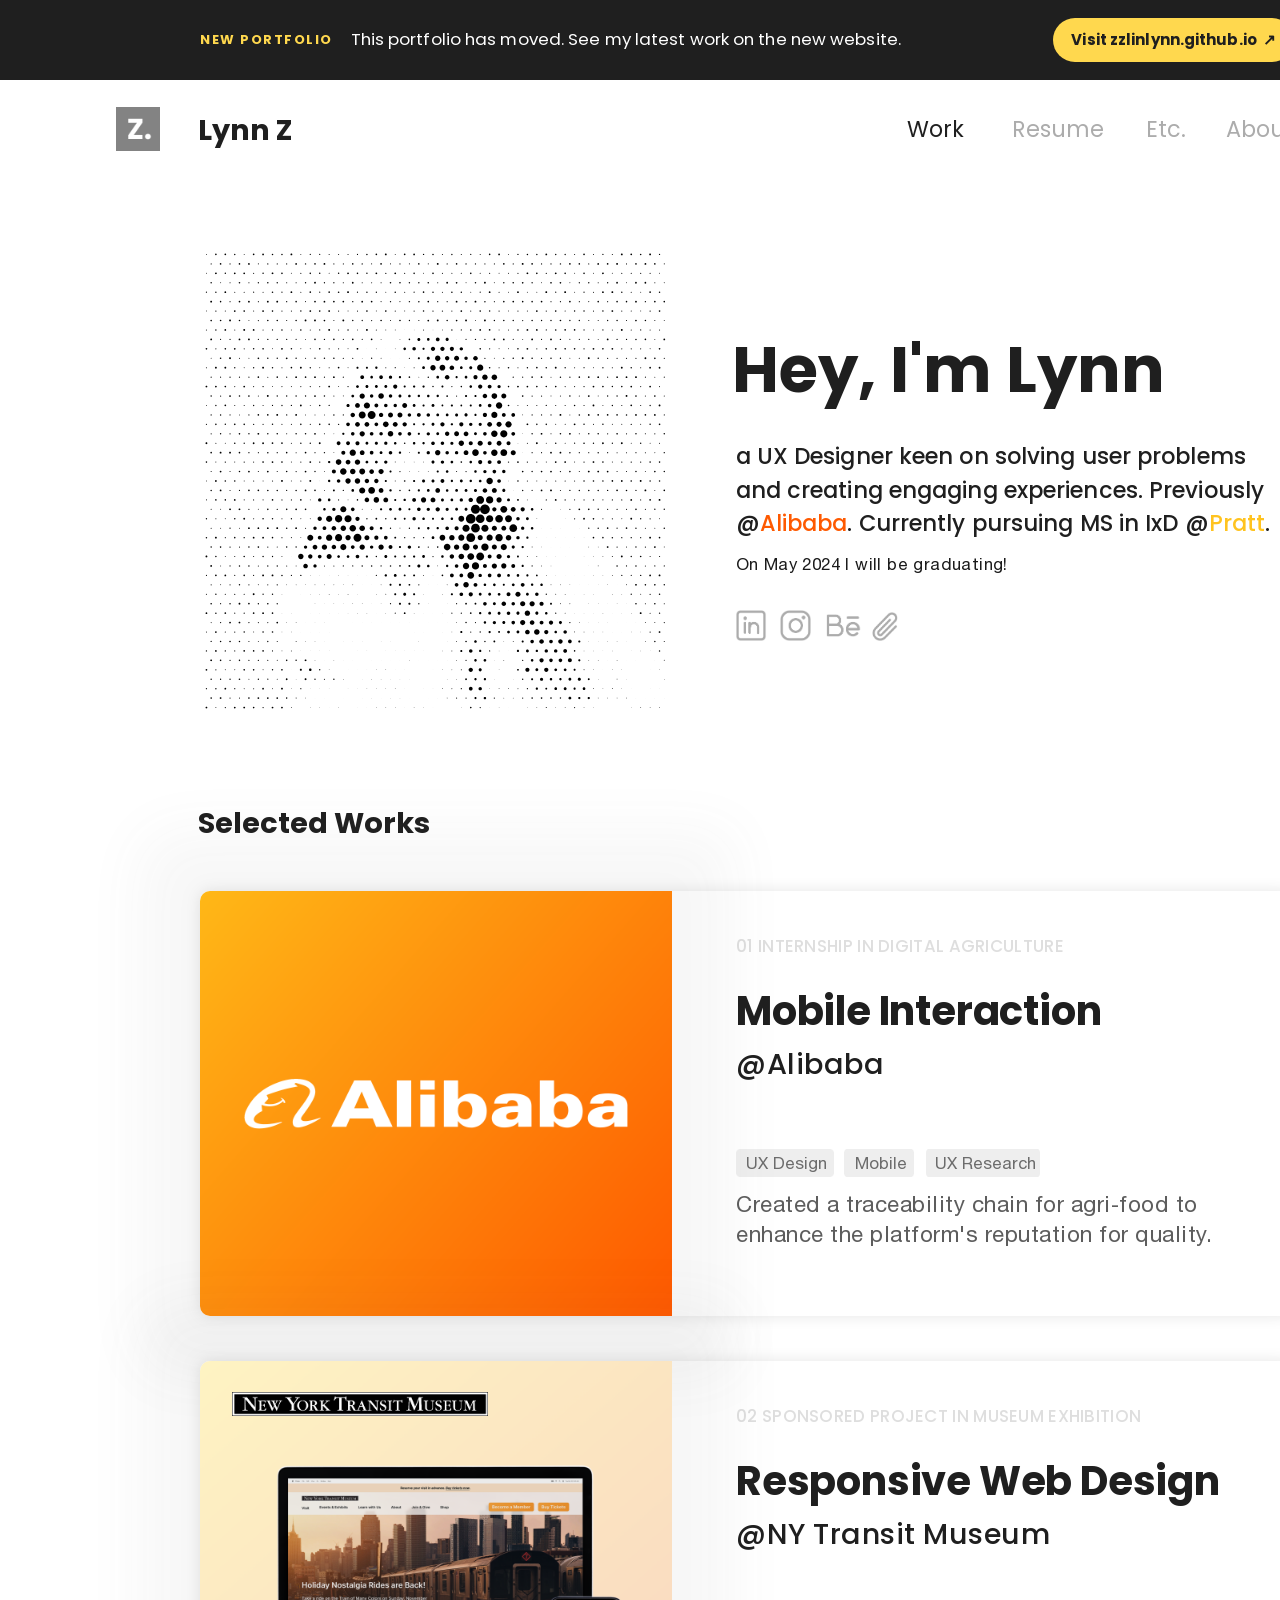
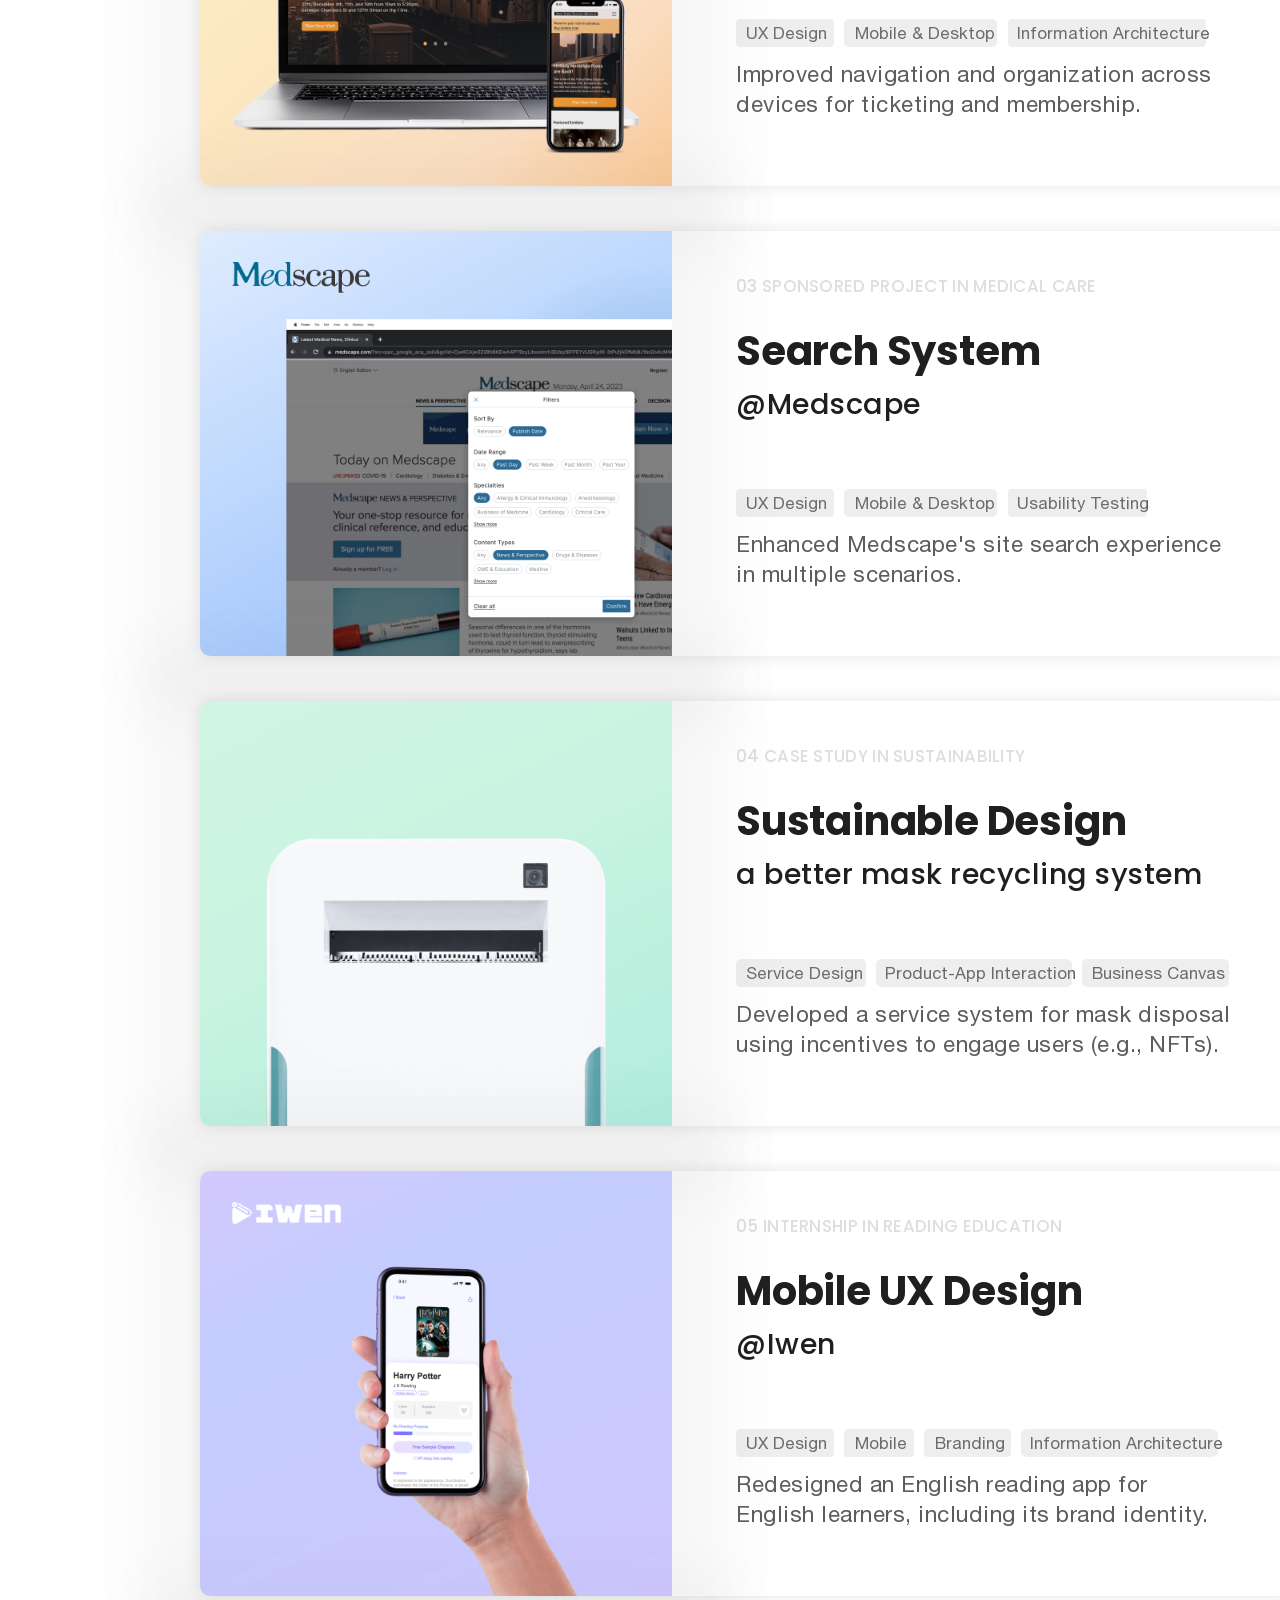
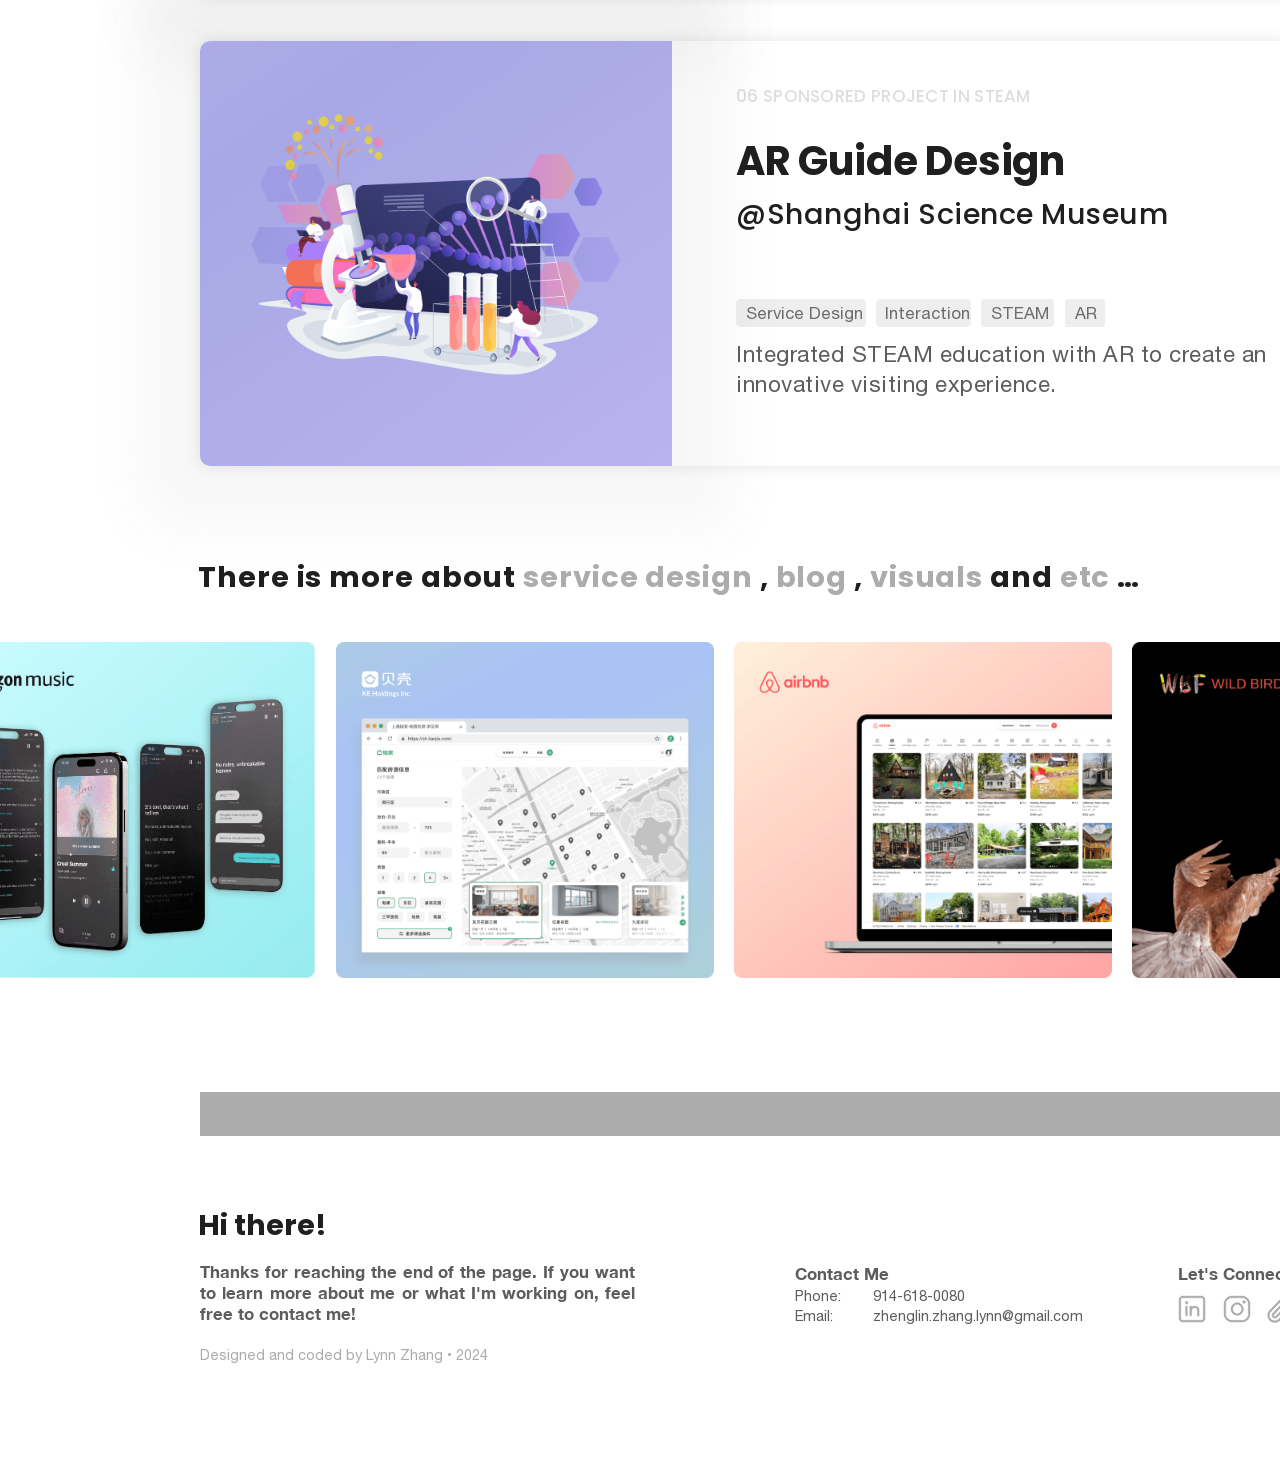
<file: index.html>
<!DOCTYPE html>
<html lang="en">

<head>
    <meta charset="utf-8">
    <meta name="viewport" content="width=device-width, initial-scale=1.0">
    <title>Lynn Zhang | Work</title>
    <style>
        @font-face {
            font-family: 'Helvetica Neue';
            src: url("static/fonts/HelveticaNeue.ttf")
        }

        @font-face {
            font-family: 'Helvetica Neue Bold';
            src: url("static/fonts/HelveticaNeue-Bold.ttf")
        }

        @font-face {
            font-family: 'Helvetica Neue Light';
            src: url("static/fonts/HelveticaNeue-Light.ttf")
        }
    </style>
    <link rel="shortcut icon" href="static/image/cover/favicon.ico">
    <link rel="preconnect" href="https://fonts.googleapis.com">
    <link rel="preconnect" href="https://fonts.gstatic.com" crossorigin>
    <link href="https://fonts.googleapis.com/css2?family=Poppins:wght@300;400;500;700&display=swap" rel="stylesheet">
    <link href="./static/css/portfolio.css" rel="stylesheet">
    <link href="./static/css/style.css" rel="stylesheet">
    <link href="https://cdn.jsdelivr.net/npm/bootstrap@5.1.3/dist/css/bootstrap.min.css" rel="stylesheet"
        crossorigin="anonymous">
    <script src="https://cdn.jsdelivr.net/npm/bootstrap@5.1.3/dist/js/bootstrap.bundle.min.js"
        crossorigin="anonymous"></script>
    <link href="./static/css/home.css" rel="stylesheet">
    <link rel="stylesheet" href="./static/css/animate.css" />
</head>

<body>
    <aside class="site-move-notice" aria-label="Website relocation notice">
        <div class="site-move-notice__inner">
            <p class="site-move-notice__label">New portfolio</p>
            <p class="site-move-notice__message">This portfolio has moved. See my latest work on the new website.</p>
            <a class="site-move-notice__link" href="https://zzlinlynn.github.io/" target="_blank"
                rel="noopener noreferrer" aria-label="Visit Lynn's new portfolio website (opens in a new tab)">
                Visit zzlinlynn.github.io<span class="site-move-notice__arrow" aria-hidden="true">&#8599;</span>
            </a>
        </div>
    </aside>
    <div class="nav">
        <a href="#" id="sy0">
            <img alt="pic" src="./static/image/common/logo.png"
                style="width:44.0px;height:44.0px;margin:27.0px 0 0 116.0px;position: fixed;z-index:9999;opacity:1;">
        </a>
        <img alt="pic" src="./static/image/common/click.png"
            style="width:57.6px;height:4px;margin:62.6px 0 0 906.8px;opacity: 0;" id="lig1">
        <img alt="pic" src="./static/image/common/click.png"
            style="width:91.2px;height:4px;margin:62.6px 0 0 1012.4px;opacity: 0;" id="lig2">
        <img alt="pic" src="./static/image/common/click.png"
            style="width:37.2px;height:4px;margin:62.6px 0 0 1146.4px;opacity: 0;" id="lig3">
        <img alt="pic" src="./static/image/common/click.png"
            style="width:68.2px;height:4px;margin:62.6px 0 0 1226.4px;opacity: 0;" id="lig4">
        <a href="/">
            <p class="font1" style="margin:28.6px 0 0 198.2px">Lynn Z</p>
        </a>
        <a href="/">
            <p class="font2" style="margin:33.0px 0 0 906.8px" id="lig11">Work</p>
        </a>
        <a target="_blank" href="https://drive.google.com/file/d/1Fj9TLvb60T07fDlUSmnbDXqyg7BCTxRq/view?usp=sharing">
            <p class="font3" style="margin:33.0px 0 0 1012.4px" id="lig22">Resume</p>
        </a>
        <a href="./etc.html">
            <p class="font3" style="margin:33.0px 0 0 1145.6px" id="lig33">Etc.</p>
        </a>
        <a href="./about.html">
            <p class="font3" style="margin:33.0px 0 0 1226.4px" id="lig44">About</p>
        </a>
    </div>
    <div id="page1">
        <p class="font1" style="margin:130.2px 0 0 732.0px;font-size: 64.0px;">Hey, I'm Lynn</p>
        <div class="font2"
            style="margin:248.0px 0 0 735.6px;letter-spacing:0.1px;width: 542.0px;font-weight: 500;font-size: 22.4px;color: #1F1F1F;font-family: 'Poppins', sans-serif;line-height: 33.6px;">
            a UX Designer keen on solving user problems and creating engaging experiences. Previously @<a href="https://www.alibabagroup.com/" target="_blank"><p
            style="display: inline;font-family: 'Poppins', sans-serif, sans-serif;color: #FE5900;">Alibaba</p></a>.
            Currently pursuing MS in IxD @<a href="https://www.pratt.edu/" target="_blank"><p
            style="display: inline;font-family: 'Poppins', sans-serif, sans-serif;color: #FFC31F;">Pratt</p></a>.</div>
        <p
            style="font-family: 'Helvetica Neue';font-size: 16.8px;color:#1B1B1B;letter-spacing: 0.4px;margin:359.8px 0 0 735.6px;position: absolute;">
            On May 2024 I will be graduating!</p>
        <a href="https://www.linkedin.com/in/zhenglinzhang/" target="_blank" id="linkedin1"><img
                alt="pic" src="./static/image/common/linkedin-hover.png" id="l21"
                style="width:38.8px;margin:414.4px 0 0 731.6px;opacity: 0;"><img alt="pic"
                src="./static/image/common/linkedin.png" id="l11"
                style="width:38.8px;margin:414.4px 0 0 731.6px;opacity: 1;"></a>
        <a href="https://www.instagram.com/z__zlynn/" target="_blank" id="ins1"><img alt="pic"
                src="./static/image/common/ins-hover.png" id="i21"
                style="width:38.8px;margin:414.4px 0 0 776.4px;opacity: 0;">
            <img alt="pic" src="./static/image/common/ins.png" id="i11"
                style="width:38.8px;margin:414.4px 0 0 776.4px;opacity: 1;"></a>
        <a href="https://www.behance.net/zzlynn" target="_blank" id="behance1"><img alt="pic"
                src="./static/image/common/behance-hover.png" id="b21"
                style="width:38.8px;margin:414.4px 0 0 822.0px;opacity: 0;">
            <img alt="pic" src="./static/image/common/behance.png" id="b11"
                style="width:38.8px;margin:414.4px 0 0 822.0px;opacity: 1;"></a>
        <a href="mailto:zhenglin.zhang.lynn@gmail.com" target="_blank" id="email1"><img alt="pic"
                src="./static/image/common/mail-hover.png" id="e21"
                style="width:35.0px;margin:417.4px 0 0 868.0px;opacity: 0;"><img alt="pic"
                src="./static/image/common/mail.png" id="e11"
                style="width:35.0px;margin:417.4px 0 0 868.0px;opacity: 1;"></a>
        <p class="title" style="margin:610px 0 0 198.2px;">Selected Works</p>
    </div>
    <div class="wow animate__fadeInUp" data-wow-duration="1.2s" data-wow-delay="0s" data-wow-offset="20"
        style="margin-top:20px">
        <div
            style="position: absolute;margin: 25px 0 0 max(calc(50% - 547px), 200px);width: 1094.0px;height: 425.7px;background: transparent;border-radius: 10px;box-shadow: 0 0 15px rgba(0, 0, 0, 0.1);">
        </div>
        <div class="work" style="margin-top:0px">
            <div class="img-box" style="margin:25px 0 0 199.8px;float: left;">
                <a href="AlibabaDigitalAgriculture.html">
                    <img alt="pic" src="./static/image/home/ali.png" id="ali_cover" class="img"
                        style="position: static;">
                </a>
            </div>
            <!-- <img alt="pic" src="./static/image/cover/ali_logo.png"
                style="position: absolute;margin: 56px 0 0 -440px;width: 190.4px;"> -->
            <img alt="pic" src="./static/image/cover/ali_square.png" id="ali_highlight"
                style="width:0;height:19.2px;margin:152px 0 0 63.8px">
            <a href="AlibabaDigitalAgriculture.html">
                <p class="font1" style="margin:115.6px 0 0 736.0px;letter-spacing: -0.2px;font-size: 40px;"
                    id="ali_font">Mobile Interaction</p>
            </a>
            <p class="font2"
                style="margin:177.4px 0 0 736.0px;letter-spacing: 0.5px;font-size: 28.8px;font-weight: 500;font-family: 'Poppins', sans-serif;">
                @Alibaba</p>
            <p class="font2"
                style="margin:68px 0 0 736.0px;letter-spacing: 0.3px;font-size: 16.8px;font-weight: 500;font-family: 'Poppins', sans-serif;color: #5D5D5D;opacity: 0.2;">
                01 INTERNSHIP IN DIGITAL AGRICULTURE</p>
            <p class="font3"
                style="margin:323.6px 0 0 736.0px;letter-spacing: 0.5px;font-size:22.4px;line-height: 30.0px;width: 494.0px;">Created a
                traceability chain for agri-food to enhance the platform's reputation for quality.</p>
            <p class="font4" style="margin:285.6px 0 0 746px;color:#5d5d5d;">UX Design</p>
            <p class="font4" style="margin:285.6px 0 0 854.5px;color:#5d5d5d;">Mobile</p>
            <p class="font4" style="margin:285.6px 0 0 935.4px;color:#5d5d5d;">UX Research</p>
            <img alt="pic" src="./static/image/cover/ia_1.png"
                style="width:98.0px;height:27.6px;margin:283.8px 0 0 64.3px">
            <img alt="pic" src="./static/image/cover/ia_1.png"
                style="width:70.0px;height:27.6px;margin:283.8px 0 0 172.5px">
            <img alt="pic" src="./static/image/cover/ia_2.png"
                style="width:114.4px;height:27.6px;margin:283.8px 0 0 254.3px">
        </div>
    </div>
    <div class="wow animate__fadeInUp" data-wow-duration="1.2s" data-wow-delay="0s" data-wow-offset="20"
        style="margin-top:-90px">
        <div
            style="position: absolute;margin: 25px 0 0 max(calc(50% - 547px), 200px);width: 1094.0px;height: 425.7px;background: transparent;border-radius: 10px;box-shadow: 0 0 15px rgba(0, 0, 0, 0.1);">
        </div>
        <div class="work" style="margin-top:60px">
            <div class="img-box" style="margin:25px 0 0 199.8px;float: left;">
                <a href="NYTransitMuseum.html">
                    <img alt="pic" src="./static/image/home/ia.png" id="ia_cover" class="img" style="position: static;">
                </a>
            </div>
            <img alt="pic" src="./static/image/cover/ia_logo.png"
                style="position: absolute;margin: 56px 0 0 -440px;width: 256.0px;">
            <img alt="pic" src="./static/image/cover/ia_square.png" id="ia_highlight"
                style="width:0;height:19.2px;margin:152px 0 0 63.8px">
            <a href="NYTransitMuseum.html">
                <p class="font1" style="margin:115.6px 0 0 736.0px;letter-spacing: -0.2px;font-size: 40px;"
                    id="ia_font">Responsive Web Design</p>
            </a>
            <p class="font2"
                style="margin:177.4px 0 0 736.0px;letter-spacing: 0.5px;font-size: 28.8px;font-weight: 500;font-family: 'Poppins', sans-serif;">
                @NY Transit Museum</p>
            <p class="font2"
                style="margin:68px 0 0 736.0px;letter-spacing: 0.3px;font-size: 16.8px;font-weight: 500;font-family: 'Poppins', sans-serif;color: #5D5D5D;opacity: 0.2;">
                02 SPONSORED PROJECT IN MUSEUM EXHIBITION</p>
            <p class="font3"
                style="margin:323.6px 0 0 736.0px;letter-spacing: 0.5px;font-size:22.4px;line-height: 30.0px;width: 494.0px;">Improved
                navigation and organization across devices for ticketing and membership.</p>
            <p class="font4" style="margin:285.6px 0 0 746px;color:#5d5d5d;">UX Design</p>
            <p class="font4" style="margin:285.6px 0 0 854.5px;color:#5d5d5d;">Mobile & Desktop</p>
            <p class="font4" style="margin:285.6px 0 0 1017.4px;color:#5d5d5d;">Information Architecture</p>
            <img alt="pic" src="./static/image/cover/ia_1.png"
                style="width:98.0px;height:27.6px;margin:283.8px 0 0 64.3px">
            <img alt="pic" src="./static/image/cover/ia_1.png"
                style="width:153.0px;height:27.6px;margin:283.8px 0 0 172.5px">
            <img alt="pic" src="./static/image/cover/ia_2.png"
                style="width:198.4px;height:27.6px;margin:283.8px 0 0 336.3px">
        </div>
    </div>

    <div class="wow animate__fadeInUp" data-wow-duration="1.2s" data-wow-delay="0s" data-wow-offset="20"
        style="margin-top:-90px">
        <div
            style="position: absolute;margin: 25px 0 0 max(calc(50% - 547px), 200px);width: 1094.0px;height: 425.7px;background: transparent;border-radius: 10px;box-shadow: 0 0 15px rgba(0, 0, 0, 0.1);">
        </div>
        <div class="work" style="margin-top:60px">
            <div class="img-box" style="margin:25px 0 0 199.8px;float: left;">
                <a href="medscape.html">
                    <img alt="pic" src="./static/image/home/med.png" id="med_cover" class="img"
                        style="position: static;">
                </a>
            </div>
            <img alt="pic" src="./static/image/cover/med_logo.png"
                style="position: absolute;margin: 56px 0 0 -440px;width: 137.8px;">
            <img alt="pic" src="./static/image/cover/med_square.png" id="med_highlight"
                style="width:0;height:19.2px;margin:152px 0 0 63.8px">
            <a href="medscape.html">
                <p class="font1" style="margin:115.6px 0 0 736.0px;letter-spacing: -0.2px;font-size: 40px;"
                    id="med_font">Search System</p>
            </a>
            <p class="font2"
                style="margin:177.4px 0 0 736.0px;letter-spacing: 0.5px;font-size: 28.8px;font-weight: 500;font-family: 'Poppins', sans-serif;">
                @Medscape</p>
            <p class="font2"
                style="margin:68px 0 0 736.0px;letter-spacing: 0.3px;font-size: 16.8px;font-weight: 500;font-family: 'Poppins', sans-serif;color: #5D5D5D;opacity: 0.2;">
                03 SPONSORED PROJECT IN MEDICAL CARE</p>
            <p class="font3"
                style="margin:323.6px 0 0 736.0px;letter-spacing: 0.5px;font-size:22.4px;line-height: 30.0px;width: 494.0px;">Enhanced
                Medscape's site search experience in multiple scenarios.</p>
            <p class="font4" style="margin:285.6px 0 0 746px;color:#5d5d5d;">UX Design</p>
            <p class="font4" style="margin:285.6px 0 0 854.5px;color:#5d5d5d;">Mobile & Desktop</p>
            <p class="font4" style="margin:285.6px 0 0 1017.4px;color:#5d5d5d;">Usability Testing</p>
            <img alt="pic" src="./static/image/cover/ia_1.png"
                style="width:98.0px;height:27.6px;margin:283.8px 0 0 64.3px">
            <img alt="pic" src="./static/image/cover/ia_1.png"
                style="width:153.0px;height:27.6px;margin:283.8px 0 0 172.5px">
            <img alt="pic" src="./static/image/cover/ia_2.png"
                style="width:139.4px;height:27.6px;margin:283.8px 0 0 336.3px">
        </div>
    </div>
    <div class="wow animate__fadeInUp" data-wow-duration="1.2s" data-wow-delay="0s" data-wow-offset="20"
        style="margin-top:-90px">
        <div
            style="position: absolute;margin: 25px 0 0 max(calc(50% - 547px), 200px);width: 1094.0px;height: 425.7px;background: transparent;border-radius: 10px;box-shadow: 0 0 15px rgba(0, 0, 0, 0.1);">
        </div>
        <div class="work" style="margin-top:60px">
            <div class="img-box" style="margin:25px 0 0 199.8px;float: left;">
                <a href="moos.html">
                    <img alt="pic" src="./static/image/home/moos.png" id="moos_cover" class="img"
                        style="position: static;">
                </a>
            </div>
            <img alt="pic" src="./static/image/cover/moos_square.png" id="moos_highlight"
                style="width:0;height:19.2px;margin:152px 0 0 63.8px">
            <a href="moos.html">
                <p class="font1" style="margin:115.6px 0 0 736.0px;letter-spacing: -0.2px;font-size: 40px;"
                    id="moos_font">Sustainable Design</p>
            </a>
            <p class="font2"
                style="margin:177.4px 0 0 736.0px;letter-spacing: 0.5px;font-size: 28.8px;font-weight: 500;font-family: 'Poppins', sans-serif;">
                a better mask recycling system</p>
            <p class="font2"
                style="margin:68px 0 0 736.0px;letter-spacing: 0.3px;font-size: 16.8px;font-weight: 500;font-family: 'Poppins', sans-serif;color: #5D5D5D;opacity: 0.2;">
                04 CASE STUDY IN SUSTAINABILITY</p>
            <p class="font3"
                style="margin:323.6px 0 0 736.0px;letter-spacing: 0.5px;font-size:22.4px;line-height: 30.0px;width: 494.0px;">
                Developed a service system for mask disposal using incentives to engage users (e.g., NFTs).</p>
            <p class="font4" style="margin:285.6px 0 0 746px;color:#5d5d5d;">Service Design</p>
            <p class="font4" style="margin:285.6px 0 0 884.5px;color:#5d5d5d;">Product-App Interaction</p>
            <p class="font4" style="margin:285.6px 0 0 1091.5px;color:#5d5d5d;">Business Canvas</p>
            <img alt="pic" src="./static/image/cover/ia_1.png"
                style="width:130.0px;height:27.6px;margin:283.8px 0 0 64.3px">
            <img alt="pic" src="./static/image/cover/ia_1.png"
                style="width:196.0px;height:27.6px;margin:283.8px 0 0 204.5px">
            <img alt="pic" src="./static/image/cover/ia_1.png"
                style="width:147.0px;height:27.6px;margin:283.8px 0 0 410.5px">
        </div>
    </div>
    <div class="wow animate__fadeInUp" data-wow-duration="1.2s" data-wow-delay="0s" data-wow-offset="20"
        style="margin-top:-90px">
        <div
            style="position: absolute;margin: 25px 0 0 max(calc(50% - 547px), 200px);width: 1094.0px;height: 425.7px;background: transparent;border-radius: 10px;box-shadow: 0 0 15px rgba(0, 0, 0, 0.1);">
        </div>
        <div class="work" style="margin-top:60px">
            <div class="img-box" style="margin:25px 0 0 199.8px;float: left;">
                <a href="iwen.html">
                    <img alt="pic" src="./static/image/home/iwen.png" id="iwen_cover" class="img"
                        style="position: static;">
                </a>
            </div>
            <img alt="pic" src="./static/image/cover/iwen_logo.png"
                style="position: absolute;margin: 56px 0 0 -440px;width: 109.1px;">
            <img alt="pic" src="./static/image/cover/iwen_square.png" id="iwen_highlight"
                style="width:0;height:19.2px;margin:152px 0 0 63.8px">
            <a href="iwen.html">
                <p class="font1" style="margin:115.6px 0 0 736.0px;letter-spacing: -0.2px;font-size: 40px;"
                    id="iwen_font">Mobile UX Design</p>
            </a>
            <p class="font2"
                style="margin:177.4px 0 0 736.0px;letter-spacing: 0.5px;font-size: 28.8px;font-weight: 500;font-family: 'Poppins', sans-serif;">
                @Iwen</p>
            <p class="font2"
                style="margin:68px 0 0 736.0px;letter-spacing: 0.3px;font-size: 16.8px;font-weight: 500;font-family: 'Poppins', sans-serif;color: #5D5D5D;opacity: 0.2;">
                05 INTERNSHIP IN READING EDUCATION</p>
            <p class="font3"
                style="margin:323.6px 0 0 736.0px;letter-spacing: 0.5px;font-size:22.4px;line-height: 30.0px;width: 494.0px;">
                Redesigned an English reading app for English learners, including its brand identity.</p>
            <p class="font4" style="margin:285.6px 0 0 746px;color:#5d5d5d;">UX Design</p>
            <p class="font4" style="margin:285.6px 0 0 854.5px;color:#5d5d5d;">Mobile</p>
            <p class="font4" style="margin:285.6px 0 0 934.5px;color:#5d5d5d;">Branding</p>
            <p class="font4" style="margin:285.6px 0 0 1029.5px;color:#5d5d5d;">Information Architecture</p>
            <img alt="pic" src="./static/image/cover/ia_1.png"
                style="width:98.0px;height:27.6px;margin:283.8px 0 0 64.3px">
            <img alt="pic" src="./static/image/cover/ia_1.png"
                style="width:70.0px;height:27.6px;margin:283.8px 0 0 172.5px">
            <img alt="pic" src="./static/image/cover/ia_1.png"
                style="width:87.0px;height:27.6px;margin:283.8px 0 0 252.5px">
            <img alt="pic" src="./static/image/cover/ia_1.png"
                style="width:197.0px;height:27.6px;margin:283.8px 0 0 349.5px">
        </div>
    </div>
    
    <div class="wow animate__fadeInUp" data-wow-duration="1.2s" data-wow-delay="0s" data-wow-offset="20"
        style="margin-top:-90px">
        <div
            style="position: absolute;margin: 25px 0 0 max(calc(50% - 547px), 200px);width: 1094.0px;height: 425.7px;background: transparent;border-radius: 10px;box-shadow: 0 0 15px rgba(0, 0, 0, 0.1);">
        </div>
        <div class="work" style="margin-top:60px">
            <div class="img-box" style="margin:25px 0 0 199.8px;float: left;">
                <a href="fireworks.html">
                    <img alt="pic" src="./static/image/home/fire.png" id="fireworks_cover" class="img"
                        style="position: static;">
                </a>
            </div>
            <img alt="pic" src="./static/image/cover/fireworks_square.png" id="fireworks_highlight"
                style="width:0;height:19.2px;margin:152px 0 0 63.8px">
            <a href="fireworks.html">
                <p class="font1" style="margin:115.6px 0 0 736.0px;letter-spacing: -0.2px;font-size: 40px;"
                    id="fireworks_font">AR Guide Design</p>
            </a>
            <p class="font2"
                style="margin:177.4px 0 0 736.0px;letter-spacing: 0.5px;font-size: 28.8px;font-weight: 500;font-family: 'Poppins', sans-serif;">
                @Shanghai Science Museum</p>
            <p class="font2"
                style="margin:68px 0 0 736.0px;letter-spacing: 0.3px;font-size: 16.8px;font-weight: 500;font-family: 'Poppins', sans-serif;color: #5D5D5D;opacity: 0.2;">
                06 SPONSORED PROJECT IN STEAM</p>
            <p class="font3"
                style="margin:323.6px 0 0 736.0px;letter-spacing: 0.5px;font-size:22.4px;line-height: 30.0px;">
                Integrated STEAM education with AR to create an innovative visiting experience.</p>
            <p class="font4" style="margin:285.6px 0 0 746px;color:#5d5d5d;">Service Design</p>
            <p class="font4" style="margin:285.6px 0 0 884.5px;color:#5d5d5d;">Interaction</p>
            <p class="font4" style="margin:285.6px 0 0 990.5px;color:#5d5d5d;">STEAM</p>
            <p class="font4" style="margin:285.6px 0 0 1074.5px;color:#5d5d5d;">AR</p>
            <img alt="pic" src="./static/image/cover/ia_1.png"
                style="width:130.0px;height:27.6px;margin:283.8px 0 0 64.3px">
            <img alt="pic" src="./static/image/cover/ia_1.png"
                style="width:95.0px;height:27.6px;margin:283.8px 0 0 204.5px">
            <img alt="pic" src="./static/image/cover/ia_1.png"
                style="width:73.0px;height:27.6px;margin:283.8px 0 0 309.5px">
            <img alt="pic" src="./static/image/cover/ia_1.png"
                style="width:40.0px;height:27.6px;margin:283.8px 0 0 393.5px">
        </div>
    </div>


    <!-- <div class="wow animate__fadeInUp" data-wow-duration="1.2s" data-wow-delay="0s" data-wow-offset="20">
        <div class="work">
            <div class="img-box" style="margin:25px 0 0 199.8px;float: left;">
                <a href="hive.html">
                    <img alt="pic" src="./static/image/cover/hive123.png" id="hive_cover" class="img"
                        style="position: static;">
                </a>
            </div>
            <img alt="pic" src="./static/image/cover/hive_square.png" id="hive_highlight"
                style="width:0;height:19.2px;margin:179.8px 0 0 80.8px">
            <a href="hive.html">
                <p class="font1" style="margin:106.6px 0 0 747.2px" id="hive_font">HIVE</p>
            </a>
            <p class="font2" style="margin:206.6px 0 0 751.2px;letter-spacing: 0.5px;">Better Socialization for Lao Piao
            </p>
            <p class="font3" style="margin:301.8px 0 0 752.0px;letter-spacing: 0.4px;">The project focuses on the
                elderly drifters in first-tier cities in China, called Lao Piao, helping them to improve their personal
                awareness and focus on their needs.</p>
            <p class="font4" style="margin:253.8px 0 0 762.5px;color:#5d5d5d;">UX Design</p>
            <p class="font4" style="margin:253.8px 0 0 871px;color:#5d5d5d;">Service Design</p>
            <p class="font4" style="margin:253.8px 0 0 1008.2px;color:#5d5d5d;">Equity for Minority</p>
            <img alt="pic" src="./static/image/cover/iwen_1.png"
                style="width:98.0px;height:27.6px;margin:253px 0 0 80.8px">
            <img alt="pic" src="./static/image/cover/iwen_1.png"
                style="width:129.6px;height:27.6px;margin:253px 0 0 189px">
            <img alt="pic" src="./static/image/cover/iwen_2.png"
                style="width:152.4px;height:27.6px;margin:253px 0 0 328.8px">
        </div>
    </div> -->

    <div id="page_the" style="margin-top:-30px">
        <div class="title" style="margin:70px 0 0 198.2px;letter-spacing: 0.9px;">There is more about <a
                href="/etc.html" onclick="ppp01()">
                <p style="display: inline;color: #acacac;" id="click11">service design</p>
            </a>, <a href="/etc.html" onclick="ppp02()">
                <p style="display: inline;color: #acacac;" id="click12">blog</p>
            </a>, <a href="/etc.html" onclick="ppp03()">
                <p style="display: inline;color: #acacac;" id="click13">visuals</p>
            </a> and <a href="/etc.html">
                <p style="display: inline;color: #acacac;" id="click14">etc</p>
            </a>…
        </div>
        <img alt="pic" src="./static/image/common/click.png" id="click1"
            style="width:224.0px;height:4px;margin:109.0px 0 0 518.2px;opacity: 0;position: absolute;">
        <img alt="pic" src="./static/image/common/click.png" id="click2"
            style="width:66.0px;height:4px;margin:109.0px 0 0 768.8px;opacity: 0;position: absolute;">
        <img alt="pic" src="./static/image/common/click.png" id="click3"
            style="width:110.0px;height:4px;margin:109.0px 0 0 860.8px;opacity: 0;position: absolute;">
        <img alt="pic" src="./static/image/common/click.png" id="click4"
            style="width:48.0px;height:4px;margin:109.0px 0 0 1048.8px;opacity: 0;position: absolute;">
    </div>
    <div id="container1">
        <a href="/etc.html" onclick="ppp1()"><img src="./static/image/home/6.png" alt="Image 1" id="image1"
                class="image1" ondragstart='return false;'></a>
        <a href="/etc.html" onclick="ppp2()"><img src="./static/image/home/1.png" alt="Image 2" id="image2"
                class="image1" ondragstart='return false;'></a>
        <a href="/etc.html" onclick="ppp3()"><img src="./static/image/home/2.png" alt="Image 3" id="image3"
                class="image1" ondragstart='return false;'></a>
        <a href="/etc.html" onclick="ppp4()"><img src="./static/image/home/3.png" alt="Image 4" id="image4"
                class="image1" ondragstart='return false;'></a>
        <a href="/etc.html" onclick="ppp5()"><img src="./static/image/home/7.png" alt="Image 1" id="image5"
                class="image1" ondragstart='return false;'></a>
        <a href="/etc.html" onclick="ppp6()"><img src="./static/image/home/8.png" alt="Image 2" id="image6"
                class="image1" ondragstart='return false;'></a>
        <a href="/etc.html" onclick="ppp7()"><img src="./static/image/home/9.png" alt="Image 3" id="image7"
                class="image1" ondragstart='return false;'></a>
        <a href="/etc.html" onclick="ppp8()"><img src="./static/image/home/10.png" alt="Image 4" id="image8"
                class="image1" ondragstart='return false;'></a>
        <a href="/etc.html" onclick="ppp9()"><img src="./static/image/home/11.png" alt="Image 1" id="image9"
                class="image1" ondragstart='return false;'></a>
        <a href="/etc.html" onclick="ppp10()"><img src="./static/image/home/12.png" alt="Image 2" id="image10"
                class="image1" ondragstart='return false;'></a>
        <a href="/etc.html" onclick="ppp11()"><img src="./static/image/home/13.png" alt="Image 3" id="image11"
                class="image1" ondragstart='return false;'></a>
        <!-- <a href="/etc.html" onclick="ppp12()"><img src="./static/image/home/12.png" alt="Image 4" id="image12"
                class="image1" ondragstart='return false;'></a>
        <a href="/etc.html" onclick="ppp13()"><img src="./static/image/home/13.png" alt="Image 4" id="image13"
                class="image1" ondragstart='return false;'></a> -->


        <a href="/etc.html" onclick="ppp1()"><img src="./static/image/home/a6.png" alt="Image 1" id="image1_h"
                class="image1_h" ondragstart='return false;' style="opacity:0"></a>
        <a href="/etc.html" onclick="ppp2()"><img src="./static/image/home/a1.png" alt="Image 2" id="image2_h"
                class="image1_h" ondragstart='return false;' style="opacity:0"></a>
        <a href="/etc.html" onclick="ppp3()"><img src="./static/image/home/a2.png" alt="Image 3" id="image3_h"
                class="image1_h" ondragstart='return false;' style="opacity:0"></a>
        <a href="/etc.html" onclick="ppp4()"><img src="./static/image/home/a3.png" alt="Image 4" id="image4_h"
                class="image1_h" ondragstart='return false;' style="opacity:0"></a>
        <a href="/etc.html" onclick="ppp5()"><img src="./static/image/home/a7.png" alt="Image 1" id="image5_h"
                class="image1_h" ondragstart='return false;' style="opacity:0"></a>
        <a href="/etc.html" onclick="ppp6()"><img src="./static/image/home/a8.png" alt="Image 2" id="image6_h"
                class="image1_h" ondragstart='return false;' style="opacity:0"></a>
        <a href="/etc.html" onclick="ppp7()"><img src="./static/image/home/a9.png" alt="Image 3" id="image7_h"
                class="image1_h" ondragstart='return false;' style="opacity:0"></a>
        <a href="/etc.html" onclick="ppp8()"><img src="./static/image/home/a10.png" alt="Image 4" id="image8_h"
                class="image1_h" ondragstart='return false;' style="opacity:0"></a>
        <a href="/etc.html" onclick="ppp9()"><img src="./static/image/home/a11.png" alt="Image 1" id="image9_h"
                class="image1_h" ondragstart='return false;' style="opacity:0"></a>
        <a href="/etc.html" onclick="ppp10()"><img src="./static/image/home/a12.png" alt="Image 2" id="image10_h"
                class="image1_h" ondragstart='return false;' style="opacity:0"></a>
        <a href="/etc.html" onclick="ppp11()"><img src="./static/image/home/a13.png" alt="Image 3" id="image11_h"
                class="image1_h" ondragstart='return false;' style="opacity:0"></a>
        <!-- <a href="/etc.html" onclick="ppp12()"><img src="./static/image/home/a12.png" alt="Image 4" id="image12_h"
                class="image1_h" ondragstart='return false;' style="opacity:0"></a>
        <a href="/etc.html" onclick="ppp13()"><img src="./static/image/home/a13.png" alt="Image 4" id="image13_h"
                class="image1_h" ondragstart='return false;' style="opacity:0"></a> -->
    </div>
    <div class="footer">
        <img alt="pic" src="./static/image/common/square.png"
            style="width:1094.0px;height:44.0px;margin:64.0px 0 0 200.0px">
        <p class="font1" style="margin:176.0px 0 0 198.2px">Hi there!</p>
        <p class="font2" style="margin:234.4px 0 0 200px;width:435.0px;line-height: 21px;">Thanks for reaching the
            end
            of the page. If you
            want to learn more about me or what I'm working on, feel free to contact me!</p>
        <p class="font2" style="margin:234.4px 0 0 794.8px;">Contact Me</p>
        <p class="font2" style="margin:234.4px 0 0 1178.0px;">Let's Connect</p>
        <p class="font3" style="margin:316.4px 0 0 200.0px;">Designed and coded by Lynn Zhang • 2024</p>
        <p class="font4" style="margin:258.0px 0 0 794.8px;width:50px;">Phone:
            Email:</p>
        <p class="font4" style="margin:258.0px 0 0 872.8px;width:150px;">914-618-0080
            zhenglin.zhang.lynn@gmail.com</p>
        <a href="https://www.linkedin.com/in/zhenglinzhang/" target="_blank" id="linkedin"><img
                alt="pic" src="./static/image/common/linkedin-hover.png" id="l2"
                style="width:34.0px;margin:264.4px 0 0 1175.2px;opacity: 0;"><img alt="pic"
                src="./static/image/common/linkedin.png" id="l1"
                style="width:34.0px;margin:264.4px 0 0 1175.2px;opacity: 1;"></a>
        <a href="https://www.instagram.com/z__zlynn/" target="_blank" id="ins"><img alt="pic"
                src="./static/image/common/ins-hover.png" id="i2"
                style="width:34.0px;margin:264.4px 0 0 1219.6px;opacity: 0;">
            <img alt="pic" src="./static/image/common/ins.png" id="i1"
                style="width:34.0px;margin:264.4px 0 0 1219.6px;opacity: 1;"></a>
        <a href="mailto:zhenglin.zhang.lynn@gmail.com" target="_blank" id="email"><img alt="pic"
                src="./static/image/common/mail-hover.png" id="e2"
                style="width:34.0px;margin:264.4px 0 0 1262.8px;opacity: 0;"><img alt="pic"
                src="./static/image/common/mail.png" id="e1"
                style="width:34.0px;margin:264.4px 0 0 1262.8px;opacity: 1;"></a>
    </div>
    <script src="static/js/jquery.js"></script>
    <script src="static/js/common.js"></script>
    <script src="static/js/portfolio.js"></script>
    <script src="static/js/libraries/p5.js"></script>
    <script src="static/js/libraries/p5.dom.js"></script>
    <script src="static/js/about_me.js"></script>
    <script src="https://stackpath.bootstrapcdn.com/bootstrap/4.5.2/js/bootstrap.min.js"></script>
    <script src="static/js/home.js"></script>
    <script src="https://cdnjs.cloudflare.com/ajax/libs/wow/1.1.2/wow.min.js"
        integrity="sha512-Eak/29OTpb36LLo2r47IpVzPBLXnAMPAVypbSZiZ4Qkf8p/7S/XRG5xp7OKWPPYfJT6metI+IORkR5G8F900+g=="
        crossorigin="anonymous" referrerpolicy="no-referrer"></script>
    <script>
        new WOW().init();
    </script>
    <script>
        const container = document.getElementById('container1');
        const images = container.getElementsByClassName('image1');
        const images_h = container.getElementsByClassName('image1_h');
        let isPaused = false;

        for (let i = 0; i < images.length; i++) {
            images[i].style.left = (i * (378 + 20)) + 'px';
            images_h[i].style.left = (i * (378 + 20)) + 'px';
        }

        function loop1() {
            if (!isPaused) {
                for (let i = 0; i < images.length; i++) {
                    const image = images[i];
                    const left = parseInt(image.style.left);
                    image.style.left = (left - 1) + 'px';
                    if (left + 378 < -378 + 7) {
                        image.style.left = (378 + 20) * 9 + 46 + 'px';
                    }
                    const image_h = images_h[i];
                    const left_h = parseInt(image_h.style.left);
                    image_h.style.left = (left_h - 1) + 'px';
                    if (left_h + 378 < -378 + 7) {
                        image_h.style.left = (378 + 20) * 9 + 46 + 'px';
                    }
                }
            }
            requestAnimationFrame(loop1);
        }

        container.addEventListener('mouseover', function () {
            isPaused = true;

            document.addEventListener("mousedown", function (event) {
                document.addEventListener("mousemove", moveHandler);
            });

            document.addEventListener("mouseup", function (event) {
                document.removeEventListener("mousemove", moveHandler);
                document.getElementsByClassName("image1_h")[0].style.pointerEvents = "auto";
                document.getElementsByClassName("image1_h")[1].style.pointerEvents = "auto";
                document.getElementsByClassName("image1_h")[2].style.pointerEvents = "auto";
                document.getElementsByClassName("image1_h")[3].style.pointerEvents = "auto";
                document.getElementsByClassName("image1_h")[4].style.pointerEvents = "auto";
                document.getElementsByClassName("image1_h")[5].style.pointerEvents = "auto";
                document.getElementsByClassName("image1_h")[6].style.pointerEvents = "auto";
                document.getElementsByClassName("image1_h")[7].style.pointerEvents = "auto";
                document.getElementsByClassName("image1_h")[8].style.pointerEvents = "auto";
                document.getElementsByClassName("image1_h")[9].style.pointerEvents = "auto";
                document.getElementsByClassName("image1_h")[10].style.pointerEvents = "auto";
                // document.getElementsByClassName("image1_h")[11].style.pointerEvents = "auto";
                // document.getElementsByClassName("image1_h")[12].style.pointerEvents = "auto";
            });
        });

        container.addEventListener('mouseout', function () {
            isPaused = false;
        });

        loop1();

        function moveHandler(event) {
            if (isPaused) {
                var deltaX = event.movementX;
                if (deltaX !== 0) {
                    document.getElementsByClassName("image1_h")[0].style.pointerEvents = "none";
                    document.getElementsByClassName("image1_h")[1].style.pointerEvents = "none";
                    document.getElementsByClassName("image1_h")[2].style.pointerEvents = "none";
                    document.getElementsByClassName("image1_h")[3].style.pointerEvents = "none";
                    document.getElementsByClassName("image1_h")[4].style.pointerEvents = "none";
                    document.getElementsByClassName("image1_h")[5].style.pointerEvents = "none";
                    document.getElementsByClassName("image1_h")[6].style.pointerEvents = "none";
                    document.getElementsByClassName("image1_h")[7].style.pointerEvents = "none";
                    document.getElementsByClassName("image1_h")[8].style.pointerEvents = "none";
                    document.getElementsByClassName("image1_h")[9].style.pointerEvents = "none";
                    document.getElementsByClassName("image1_h")[10].style.pointerEvents = "none";
                    // document.getElementsByClassName("image1_h")[11].style.pointerEvents = "none";
                    // document.getElementsByClassName("image1_h")[12].style.pointerEvents = "none";
                }
                if (deltaX <= 0) {
                    let max_img = 0;
                    let match = [];
                    for (let i = 0; i < images.length; i++) {
                        const image = images[i];
                        const left = parseInt(image.style.left);
                        image.style.left = (left + deltaX) + 'px';
                        if (left + 378 <= 0) {
                            match.push(i)
                        }
                        const image_h = images_h[i];
                        const left_h = parseInt(image_h.style.left);
                        image_h.style.left = (left_h + deltaX) + 'px';
                    }
                    for (let i = 0; i < images.length; i++) {
                        const image = images[i];
                        const left = parseInt(image.style.left);
                        if (left > max_img) {
                            max_img = left
                        }
                    }

                    for (let i = 0; i < match.length; i++) {
                        max_img = max_img + 398
                        images[match[i]].style.left = max_img + 'px';
                        images_h[match[i]].style.left = max_img + 'px';
                    }
                }
            }
        }

        for (let i = 1; i < 12; i++) {
            let s = document.getElementById('image' + i);
            s.addEventListener('mouseover', function () {
                s.style.boxShadow = "0px 0px 20px 20px rgba(92, 92, 92, 0.1)"
                s.style.borderRadius = "7px"
                isPaused = true;
            });
            s.addEventListener('mouseout', function () {
                s.style.boxShadow = "0px 0px 0px 0px rgba(92, 92, 92, 0.1)"
                isPaused = true;
            });
        }

        function ppp1() {
            localStorage.setItem('pre', 1);
        }

        function ppp2() {
            localStorage.setItem('pre', 2);
        }

        function ppp3() {
            localStorage.setItem('pre', 3);
        }

        function ppp4() {
            localStorage.setItem('pre', 4);
        }

        function ppp5() {
            localStorage.setItem('pre', 5);
        }

        function ppp6() {
            localStorage.setItem('pre', 6);
        }

        function ppp7() {
            localStorage.setItem('pre', 7);
        }

        function ppp8() {
            localStorage.setItem('pre', 8);
        }

        function ppp9() {
            localStorage.setItem('pre', 9);
        }

        function ppp10() {
            localStorage.setItem('pre', 10);
        }

        function ppp11() {
            localStorage.setItem('pre', 11);
        }

        function ppp12() {
            localStorage.setItem('pre', 12);
        }

        function ppp13() {
            localStorage.setItem('pre', 13);
        }

        function ppp01() {
            localStorage.setItem('pre', 96);
        }

        function ppp02() {
            localStorage.setItem('pre', 97);
        }

        function ppp03() {
            localStorage.setItem('pre', 98);
        }

        let click11 = document.getElementById("click11")
        $(function () {
            $(click11).on({
                mouseover: function () {
                    let l1 = document.getElementById("click1")
                    $(l1).animate({
                        opacity: 1
                    }, 0);
                },
                mouseout: function () {
                    let l1 = document.getElementById("click1")
                    $(l1).animate({
                        opacity: 0
                    }, 0);
                }
            });
        });

        let click12 = document.getElementById("click12")
        $(function () {
            $(click12).on({
                mouseover: function () {
                    let l1 = document.getElementById("click2")
                    $(l1).animate({
                        opacity: 1
                    }, 0);
                },
                mouseout: function () {
                    let l1 = document.getElementById("click2")
                    $(l1).animate({
                        opacity: 0
                    }, 0);
                }
            });
        });

        let click13 = document.getElementById("click13")
        $(function () {
            $(click13).on({
                mouseover: function () {
                    let l1 = document.getElementById("click3")
                    $(l1).animate({
                        opacity: 1
                    }, 0);
                },
                mouseout: function () {
                    let l1 = document.getElementById("click3")
                    $(l1).animate({
                        opacity: 0
                    }, 0);
                }
            });
        });

        let click14 = document.getElementById("click14")
        $(function () {
            $(click14).on({
                mouseover: function () {
                    let l1 = document.getElementById("click4")
                    $(l1).animate({
                        opacity: 1
                    }, 0);
                },
                mouseout: function () {
                    let l1 = document.getElementById("click4")
                    $(l1).animate({
                        opacity: 0
                    }, 0);
                }
            });
        });

        for (let i = 1; i <= 11; ++i) {
            let image1_h = document.getElementById("image" + i + "_h")
            $(function () {
                $(image1_h).on({
                    mouseover: function () {
                        let l1 = document.getElementById("image" + i + "_h")
                        $(l1).animate({
                            opacity: 1
                        }, 0);
                    },
                    mouseout: function () {
                        let l1 = document.getElementById("image" + i + "_h")
                        $(l1).animate({
                            opacity: 0
                        }, 0);
                    }
                });
            });
        }
    </script>
</body>

</html>
</file>
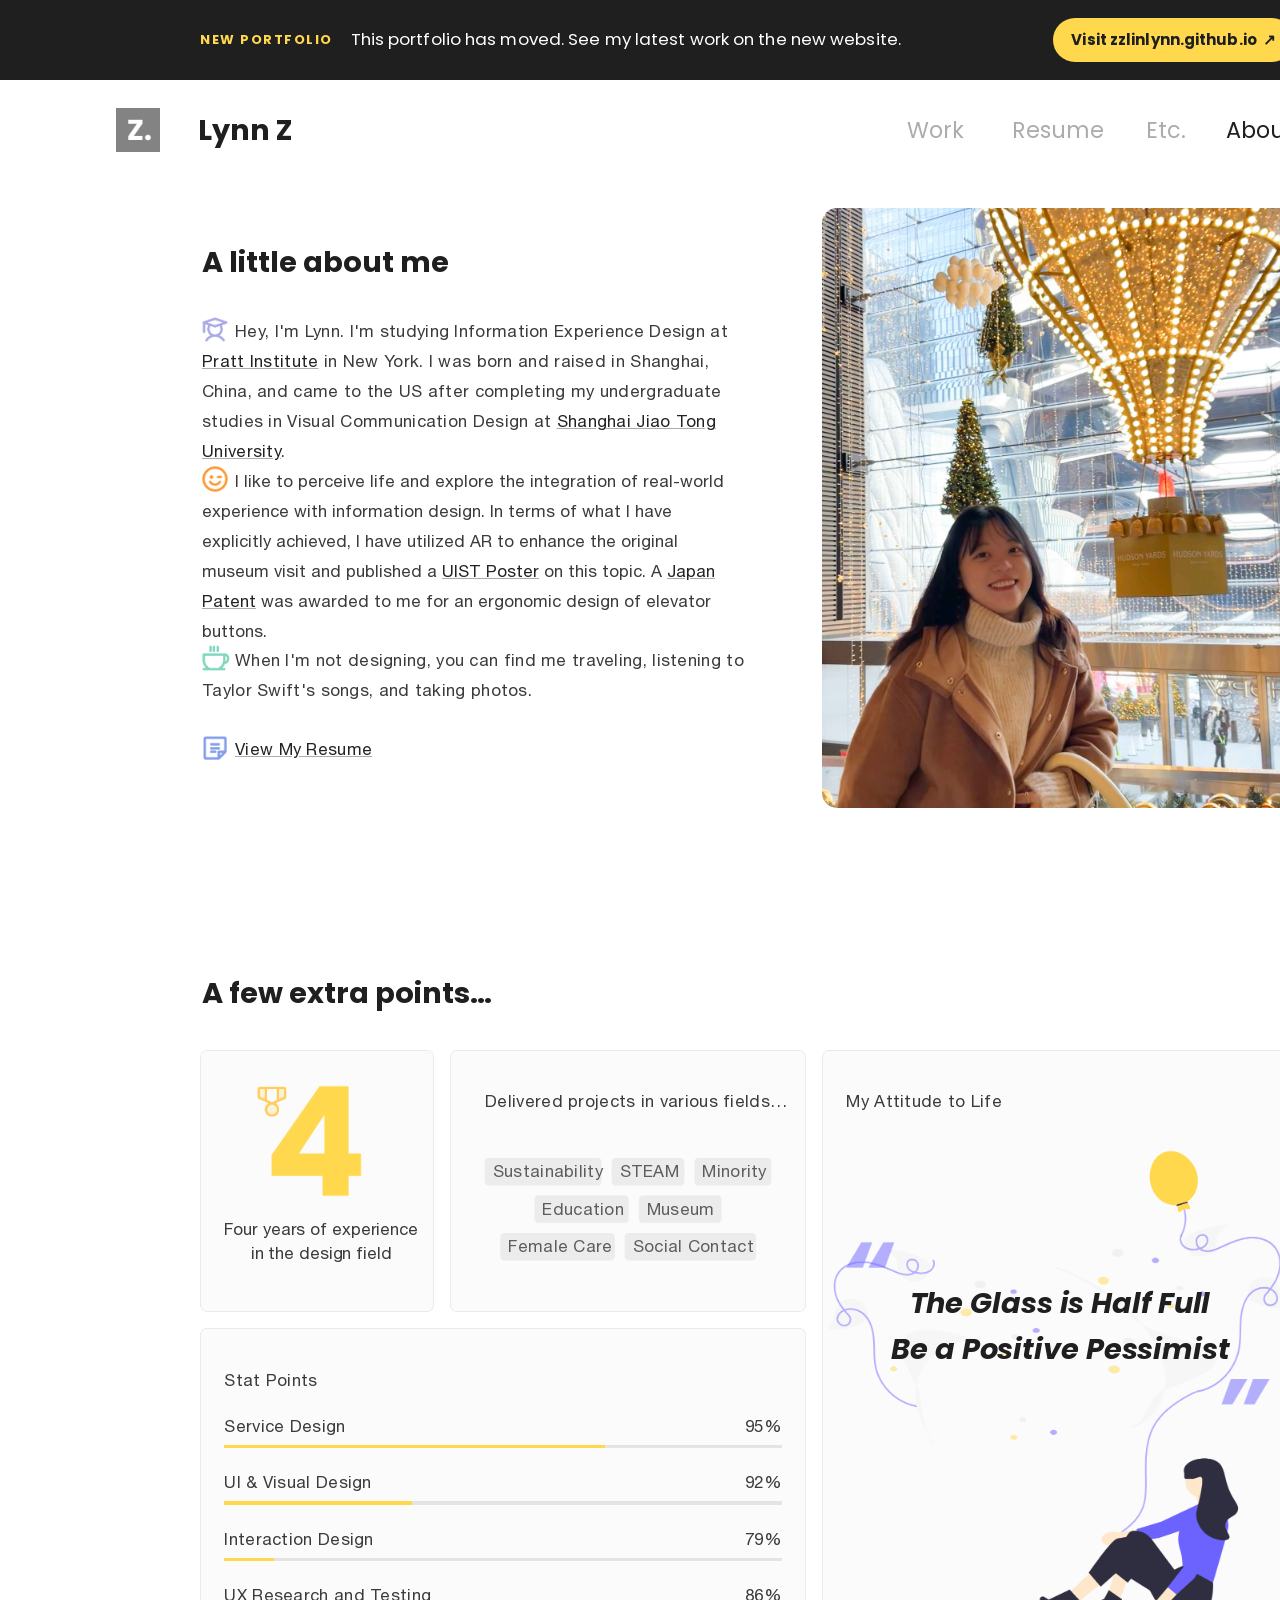
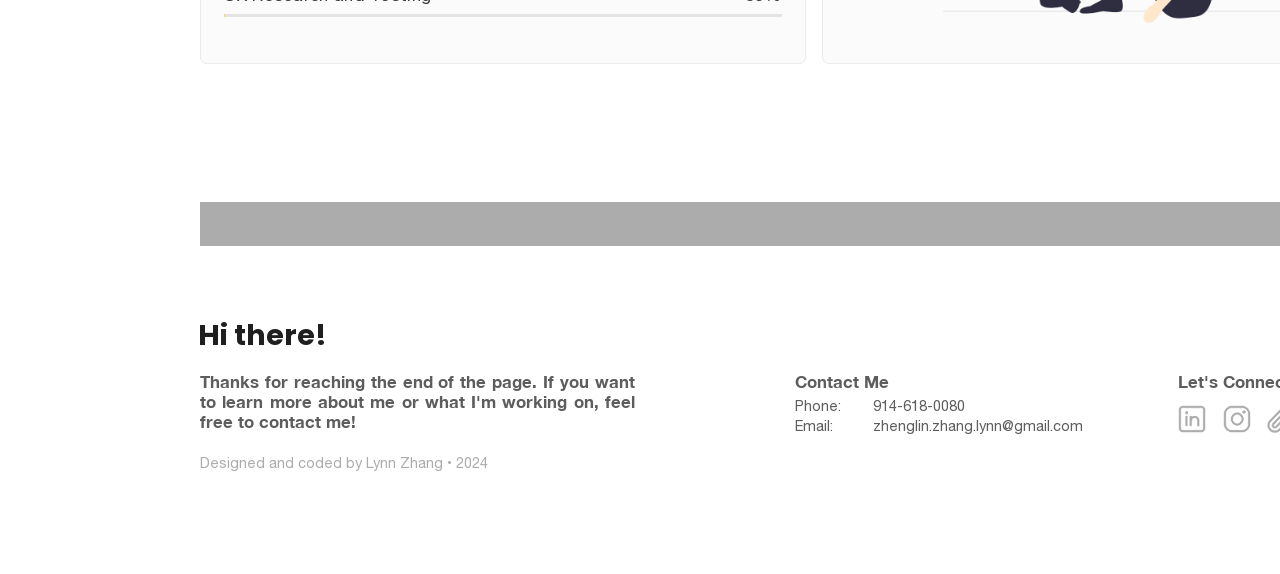
<file: about.html>
<!DOCTYPE html>
<html lang="en">

<head>
    <meta charset="utf-8">
    <meta name="viewport" content="width=device-width, initial-scale=1.0">
    <title>Lynn Zhang | About</title>
    <style>
        @font-face {
            font-family: 'Helvetica Neue';
            src: url("static/fonts/HelveticaNeue.ttf")
        }

        @font-face {
            font-family: 'Helvetica Neue Bold';
            src: url("static/fonts/HelveticaNeue-Bold.ttf")
        }

        @font-face {
            font-family: 'Helvetica Neue Light';
            src: url("static/fonts/HelveticaNeue-Light.ttf")
        }
    </style>
    <link rel="shortcut icon" href="static/image/cover/favicon.ico">
    <link rel="preconnect" href="https://fonts.googleapis.com">
    <link rel="preconnect" href="https://fonts.gstatic.com" crossorigin>
    <link href="https://fonts.googleapis.com/css2?family=Poppins:wght@300;400;500;700&display=swap" rel="stylesheet">
    <link href="./static/css/style.css" rel="stylesheet">
    <link href="./static/css/about.css" rel="stylesheet">
</head>

<body>
    <aside class="site-move-notice" aria-label="Website relocation notice">
        <div class="site-move-notice__inner">
            <p class="site-move-notice__label">New portfolio</p>
            <p class="site-move-notice__message">This portfolio has moved. See my latest work on the new website.</p>
            <a class="site-move-notice__link" href="https://zzlinlynn.github.io/" target="_blank"
                rel="noopener noreferrer" aria-label="Visit Lynn's new portfolio website (opens in a new tab)">
                Visit zzlinlynn.github.io<span class="site-move-notice__arrow" aria-hidden="true">&#8599;</span>
            </a>
        </div>
    </aside>
    <div class="nav">
        <a href="#" id="sy0">
            <img alt="pic" src="./static/image/common/logo.png"
                style="width:44.0px;height:44.0px;margin:28.0px 0 0 116.0px;position: fixed;z-index:9999;">
        </a>
        <img alt="pic" src="./static/image/common/click.png"
            style="width:57.6px;height:4px;margin:62.6px 0 0 906.8px;opacity: 0;" id="lig1">
        <img alt="pic" src="./static/image/common/click.png"
            style="width:91.2px;height:4px;margin:62.6px 0 0 1012.4px;opacity: 0;" id="lig2">
        <img alt="pic" src="./static/image/common/click.png"
            style="width:37.2px;height:4px;margin:62.6px 0 0 1146.4px;opacity: 0;" id="lig3">
        <img alt="pic" src="./static/image/common/click.png"
            style="width:68.2px;height:4px;margin:62.6px 0 0 1226.4px;opacity: 0;" id="lig4">
        <a href="/">
            <p class="font1" style="margin:28.6px 0 0 198.2px">Lynn Z</p>
        </a>
        <a href="/">
            <p class="font3" style="margin:33.0px 0 0 906.8px" id="lig11">Work</p>
        </a>
        <a target="_blank" href="https://drive.google.com/file/d/1Fj9TLvb60T07fDlUSmnbDXqyg7BCTxRq/view?usp=sharing">
            <p class="font3" style="margin:33.0px 0 0 1012.4px" id="lig22">Resume</p>
        </a>
        <a href="./etc.html">
            <p class="font3" style="margin:33.0px 0 0 1145.6px" id="lig33">Etc.</p>
        </a>
        <a href="./about.html">
            <p class="font2" style="margin:33.0px 0 0 1226.4px" id="lig44">About</p>
        </a>
    </div>
    <div class="about" style="margin-top:16px;height: 1530px;">
        <img alt="pic" src="./static/image/about/photo.png"
            style="height:599.6px;width:472.0px;margin:0px 0 0 822.0px;border-radius: 15px;">
        <p class="title" style="margin:33.4px 0 0 202.0px;">A little about me</p>
        <img alt="pic" src="./static/image/about/icon1.png"
            style="height:30.0px;width:30.0px;margin:107.2px 0 0 200.0px">
        <img alt="pic" src="./static/image/about/icon2.png"
            style="height:30.0px;width:30.0px;margin:256.4px 0 0 200.0px">
        <img alt="pic" src="./static/image/about/icon3.png"
            style="height:30.0px;width:30.0px;margin:435.6px 0 0 200.0px">
        <img alt="pic" src="./static/image/about/icon4.png"
            style="height:30.0px;width:30.0px;margin:524.8px 0 0 200.0px">
        <p class="font1" style="margin:108.4px 0 0 235.0px;letter-spacing: 0.3px;">Hey, I'm Lynn. I'm studying
            Information Experience Design at </p>
        <p class="font1" style="margin:138.4px 0 0 202.0px;letter-spacing: 0.3px;"><a href="https://www.pratt.edu/"
                target="_blank" id="amm1" style="text-decoration:underline;text-decoration-color: #acacac;">Pratt
                Institute</a> in New York. I was born and raised in Shanghai, China, and came to the US after completing
            my undergraduate studies in Visual Communication Design at <a href="https://en.sjtu.edu.cn/about"
                target="_blank" id="amm2" style="text-decoration:underline;text-decoration-color: #acacac;">Shanghai
                Jiao Tong University</a>.</p>
        <p class="font1" style="margin:257.6px 0 0 235.0px;letter-spacing: 0px;">I like to perceive life and explore the
            integration of real-world</p>
        <p class="font1" style="margin:287.6px 0 0 202.0px;letter-spacing: 0px;"> experience with information design. In
            terms of what I have explicitly achieved, I have utilized AR to enhance the original museum visit and
            published a <a href="https://dl.acm.org/doi/abs/10.1145/3526114.3558722" target="_blank" id="amm5"
                style="text-decoration:underline;text-decoration-color: #acacac;">UIST Poster</a> on this topic. A <a
                href="https://drive.google.com/file/d/1-bYhm9RO2wMIb-9vIaVjMfFys_VR-feV/view?usp=share_link"
                target="_blank" id="amm4" style="text-decoration:underline;text-decoration-color: #acacac;">Japan
                Patent</a> was awarded to me for an ergonomic design of elevator
            buttons.</p>
        <p class="font1" style="margin:436.8px 0 0 235.0px">When I'm not designing, you can find me traveling, listening to</p>
        <p class="font1" style="margin:466.8px 0 0 202.0px">Taylor Swift's songs, and taking photos.</p>
        <p class="font1" style="margin:526.0px 0 0 235.0px"><a target="_blank"
                href="https://drive.google.com/file/d/1Fj9TLvb60T07fDlUSmnbDXqyg7BCTxRq/view?usp=sharing" id="amm3"
                style="text-decoration:underline;text-decoration-color: #acacac;">View My Resume</a>
        </p>
        <!-- <img alt="pic" src="./static/image/about/click1.png" style="height:2px;width:105.6px;margin:133.4px 0 0 1151px">
        <img alt="pic" src="./static/image/about/click2.png"
            style="height:2px;width:234.8px;margin:223.4px 0 0 958.4px">
        <img alt="pic" src="./static/image/about/click3.png" style="height:2px;width:130.2px;margin:551px 0 0 787.2px">
        <img alt="pic" src="./static/image/about/click3.png" style="height:2px;width:121.2px;margin:551px 0 0 1000px"> -->
        <p class="title" style="margin:763.6px 0 0 202.0px;">A few extra points…</p>
        <img alt="pic" src="./static/image/about/p1.png" style="width:234.0px;margin:841.6px 0 0 200.0px">
        <img alt="pic" src="./static/image/about/p2.png" style="width:356.0px;margin:841.6px 0 0 450.0px">
        <img alt="pic" src="./static/image/about/p3.png" style="width:606.0px;margin:1120.0px 0 0 200.0px">
        <img alt="pic" src="./static/image/about/p4.png" style="width:472.0px;margin:841.6px 0 0 822.0px">
        <img alt="pic" src="./static/image/about/logo.png" style="width:103.2px;margin:828.0px 0 0 263.6px">
        <p class="font1"
            style="margin:1008.8px 0 0 224.4px;width: 193.6px;line-height: 24px;text-align:center;letter-spacing: -0.1px;">
            Four
            years of experience in the design field</p>
        <p class="font1" style="margin:878.4px 0 0 485.2px;">Delivered projects in various fields…</p>
        <p class="font1" style="margin:878.4px 0 0 846.4px;">My Attitude to Life</p>
        <p class="font1" style="margin:1156.8px 0 0 224.4px;">Stat Points</p>
        <p class="font1" style="margin:1202.8px 0 0 224.4px;">Service Design</p>
        <p class="font1" style="margin:1259.2px 0 0 224.4px;">UI & Visual Design</p>
        <p class="font1" style="margin:1315.6px 0 0 224.4px;">Interaction Design</p>
        <p class="font1" style="margin:1372.0px 0 0 224.4px;">UX Research and Testing</p>
        <p class="font1" style="margin:948.2px 0 0 492.8px;color: #5D5D5D;">Sustainability</p>
        <p class="font1" style="margin:948.2px 0 0 619.6px;color: #5D5D5D;">STEAM</p>
        <p class="font1" style="margin:948.2px 0 0 702.4px;color: #5D5D5D;">Minority</p>
        <p class="font1" style="margin:985.8px 0 0 542.4px;color: #5D5D5D;">Education</p>
        <p class="font1" style="margin:985.8px 0 0 646.8px;color: #5D5D5D;">Museum</p>
        <p class="font1" style="margin:1023.4px 0 0 508.4px;color: #5D5D5D;">Female Care</p>
        <p class="font1" style="margin:1023.4px 0 0 632.8px;color: #5D5D5D;">Social Contact</p>
        <p class="font1" style="margin:1202.8px 0 0 745.2px;color: #3B3B3B;">95%</p>
        <p class="font1" style="margin:1259.2px 0 0 745.2px;color: #3B3B3B;">92%</p>
        <p class="font1" style="margin:1315.6px 0 0 745.2px;color: #3B3B3B;">79%</p>
        <p class="font1" style="margin:1372.0px 0 0 745.2px;color: #3B3B3B;">86%</p>
        <div style="position:absolute;margin: 1237.0px 0 0 224.4px;width: 557.2px;height: 3.2px;background: #e4e4e4;">
        </div>
        <div id="lll1"
            style="position:absolute;margin: 1237.0px 0 0 224.4px;width: 0;height: 3.2px;background: #FFD84E;">
        </div>
        <div style="position:absolute;margin: 1293.4px 0 0 224.4px;width: 557.2px;height: 3.2px;background: #e4e4e4;">
        </div>
        <div id="lll2"
            style="position:absolute;margin: 1293.4px 0 0 224.4px;width: 0;height: 3.2px;background: #FFD84E;">
        </div>
        <div style="position:absolute;margin: 1349.8px 0 0 224.4px;width: 557.2px;height: 3.2px;background: #e4e4e4;">
        </div>
        <div id="lll3"
            style="position:absolute;margin: 1349.8px 0 0 224.4px;width: 0;height: 3.2px;background: #FFD84E;">
        </div>
        <div style="position:absolute;margin: 1406.2px 0 0 224.4px;width: 557.2px;height: 3.2px;background: #e4e4e4;">
        </div>
        <div id="lll4"
            style="position:absolute;margin: 1406.2px 0 0 224.4px;width: 0;height: 3.2px;background: #FFD84E;">
        </div>
        <p class="title" style="margin:1074.2px 0 0 909.6px;letter-spacing: -0.1px;font-style: italic">The Glass is Half
            Full</p>
        <p class="title" style="margin:1120.2px 0 0 891.2px;letter-spacing: -0.1px;font-style: italic">Be a Positive
            Pessimist</p>
    </div>
    <div class="footer">
        <img alt="pic" src="./static/image/common/square.png"
            style="width:1094.0px;height:44.0px;margin:64.0px 0 0 200.0px">
        <p class="font1" style="margin:176.0px 0 0 198.2px">Hi there!</p>
        <p class="font2" style="margin:234.4px 0 0 200px;width:435.0px;">Thanks for reaching the end of the page. If you
            want to learn more about me or what I'm working on, feel free to contact me!</p>
        <p class="font2" style="margin:234.4px 0 0 794.8px;">Contact Me</p>
        <p class="font2" style="margin:234.4px 0 0 1178.0px;">Let's Connect</p>
        <p class="font3" style="margin:316.4px 0 0 200.0px;">Designed and coded by Lynn Zhang • 2024</p>
        <p class="font4" style="margin:258.0px 0 0 794.8px;width:50px;">Phone:
            Email:</p>
        <p class="font4" style="margin:258.0px 0 0 872.8px;width:150px;">914-618-0080
            zhenglin.zhang.lynn@gmail.com</p>
        <a href="https://www.linkedin.com/in/zhenglinzhang/" target="_blank" id="linkedin"><img
                alt="pic" src="./static/image/common/linkedin-hover.png" id="l2"
                style="width:34.0px;margin:264.4px 0 0 1175.2px;opacity: 0;"><img alt="pic"
                src="./static/image/common/linkedin.png" id="l1"
                style="width:34.0px;margin:264.4px 0 0 1175.2px;opacity: 1;"></a>
        <a href="https://www.instagram.com/z__zlynn/" target="_blank" id="ins"><img alt="pic"
                src="./static/image/common/ins-hover.png" id="i2"
                style="width:34.0px;margin:264.4px 0 0 1219.6px;opacity: 0;">
            <img alt="pic" src="./static/image/common/ins.png" id="i1"
                style="width:34.0px;margin:264.4px 0 0 1219.6px;opacity: 1;"></a>
        <a href="mailto:zhenglin.zhang.lynn@gmail.com" target="_blank" id="email"><img alt="pic"
                src="./static/image/common/mail-hover.png" id="e2"
                style="width:34.0px;margin:264.4px 0 0 1262.8px;opacity: 0;"><img alt="pic"
                src="./static/image/common/mail.png" id="e1"
                style="width:34.0px;margin:264.4px 0 0 1262.8px;opacity: 1;"></a>
    </div>
    <script src="static/js/jquery.js"></script>
    <script src="https://stackpath.bootstrapcdn.com/bootstrap/4.5.2/js/bootstrap.min.js"></script>
    <script src="static/js/common.js"></script>
    <script>
        let amm2 = document.getElementById("amm2")
        $(function () {
            $(amm2).on({
                mouseover: function () {
                    amm2.setAttribute("style", "color:#acacac;text-decoration:underline;text-decoration-color: #acacac;")
                },
                mouseout: function () {
                    amm2.setAttribute("style", "color:#3b3b3b;text-decoration:underline;text-decoration-color: #acacac;")
                }
            });
        });
        let amm1 = document.getElementById("amm1")
        $(function () {
            $(amm1).on({
                mouseover: function () {
                    amm1.setAttribute("style", "color:#acacac;text-decoration:underline;text-decoration-color: #acacac;")
                },
                mouseout: function () {
                    amm1.setAttribute("style", "color:#3b3b3b;text-decoration:underline;text-decoration-color: #acacac;")
                }
            });
        });
        let amm3 = document.getElementById("amm3")
        $(function () {
            $(amm3).on({
                mouseover: function () {
                    amm3.setAttribute("style", "color:#acacac;text-decoration:underline;text-decoration-color: #acacac;")
                },
                mouseout: function () {
                    amm3.setAttribute("style", "color:#3b3b3b;text-decoration:underline;text-decoration-color: #acacac;")
                }
            });
        });
        let amm4 = document.getElementById("amm4")
        $(function () {
            $(amm4).on({
                mouseover: function () {
                    amm4.setAttribute("style", "color:#acacac;text-decoration:underline;text-decoration-color: #acacac;")
                },
                mouseout: function () {
                    amm4.setAttribute("style", "color:#3b3b3b;text-decoration:underline;text-decoration-color: #acacac;")
                }
            });
        });
        let amm5 = document.getElementById("amm5")
        $(function () {
            $(amm5).on({
                mouseover: function () {
                    amm5.setAttribute("style", "color:#acacac;text-decoration:underline;text-decoration-color: #acacac;")
                },
                mouseout: function () {
                    amm5.setAttribute("style", "color:#3b3b3b;text-decoration:underline;text-decoration-color: #acacac;")
                }
            });
        });

        document.getElementById('sy0').addEventListener('click', function () {
            if (window.scrollY === 0) {
                location.href = '/';
            }
        });

        var fflag = false;

        window.addEventListener("scroll", function () {
            var distanceFromTop = window.pageYOffset || document.documentElement.scrollTop || document.body.scrollTop || 0;
            if (distanceFromTop > 500 && !fflag) {
                fflag = true
                let l1 = document.getElementById("lll1")
                $(l1).animate({
                    width: "529.34px"
                }, 1000);

                setTimeout(() => {
                    let l2 = document.getElementById("lll2")
                    $(l2).animate({
                        width: "512.624px"
                    }, 1000);
                }, 200);

                setTimeout(() => {
                    let l3 = document.getElementById("lll3")
                    $(l3).animate({
                        width: "440.188px"
                    }, 1000)
                }, 400);

                setTimeout(() => {
                    let l4 = document.getElementById("lll4")
                    $(l4).animate({
                        width: "479.192px"
                    }, 1000)
                }, 600);
            }
        });

    </script>
</body>

</html>
</file>
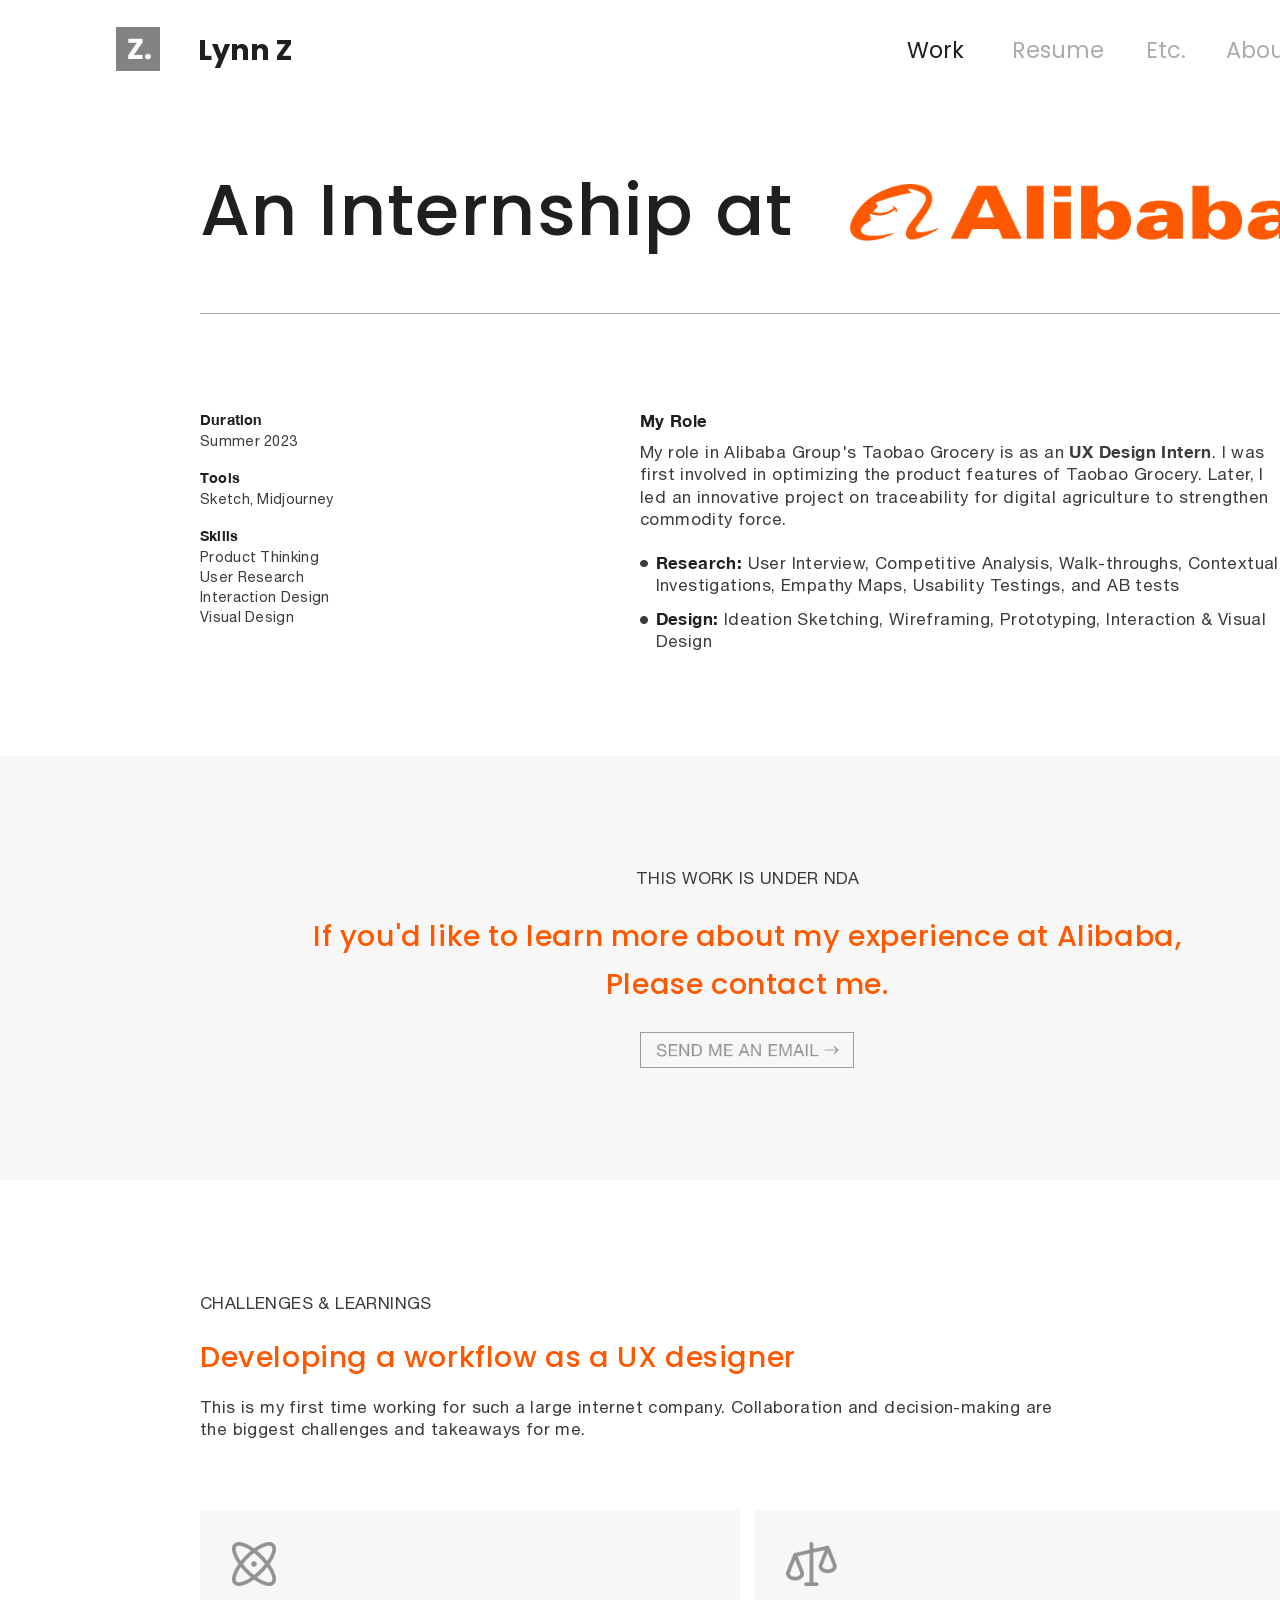
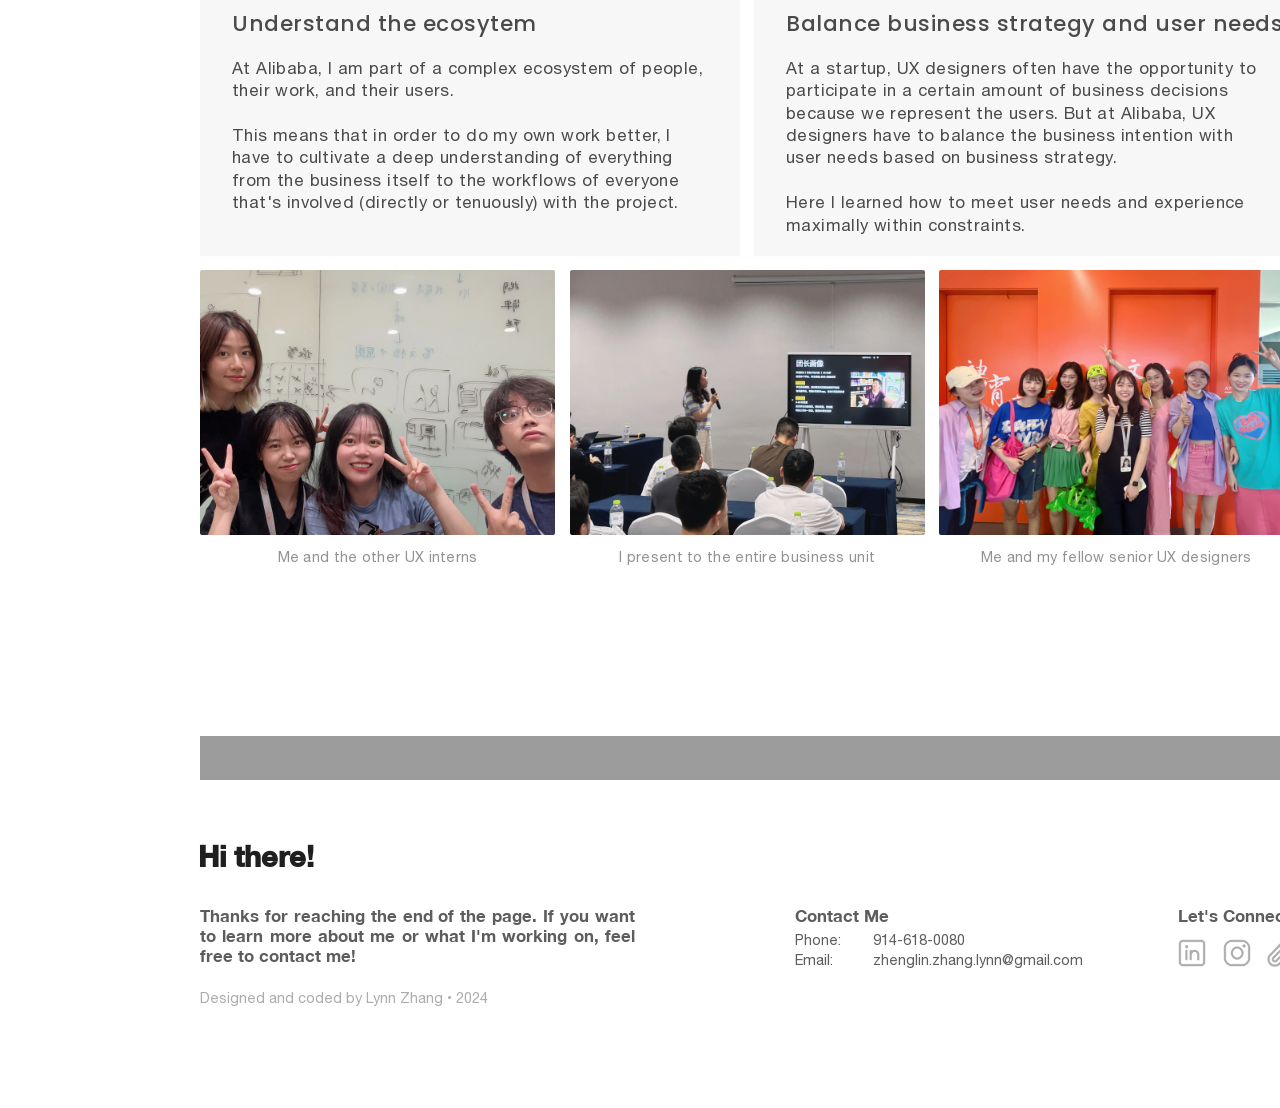
<file: AlibabaDigitalAgriculture.html>
<!DOCTYPE html>
<html lang="en">

<head>
    <meta charset="utf-8">
    <meta name="viewport" content="width=device-width, initial-scale=1.0">
    <title>Lynn Zhang | Alibaba Digital Agriculture</title>
    <style>
        @font-face {
            font-family: 'Helvetica Neue';
            src: url("static/fonts/HelveticaNeue.ttf")
        }

        @font-face {
            font-family: 'Helvetica Neue Bold';
            src: url("static/fonts/HelveticaNeue-Bold.ttf")
        }

        @font-face {
            font-family: 'Helvetica Neue Light';
            src: url("static/fonts/HelveticaNeue-Light.ttf")
        }
    </style>
    <link rel="shortcut icon" href="static/image/cover/favicon.ico">
    <link rel="preconnect" href="https://fonts.googleapis.com">
    <link rel="preconnect" href="https://fonts.gstatic.com" crossorigin>
    <link href="https://fonts.googleapis.com/css2?family=Poppins:wght@300;400;500;700&display=swap" rel="stylesheet">
    <link href="./static/css/style.css" rel="stylesheet">
    <link href="./static/css/ali.css" rel="stylesheet">
    <link rel="stylesheet" href="./static/css/animate.css" />
</head>

<body>
    <div class="nav">
        <a href="#" id="sy0">
            <img alt="pic" src="./static/image/common/logo.png"
                style="width:44.0px;height:44.0px;margin:27.0px 0 0 116.0px;position: fixed;z-index:9999;">
        </a>
        <img alt="pic" src="./static/image/common/click.png"
            style="width:57.6px;height:4px;margin:62.6px 0 0 906.8px;opacity: 0;" id="lig1">
        <img alt="pic" src="./static/image/common/click.png"
            style="width:91.2px;height:4px;margin:62.6px 0 0 1012.4px;opacity: 0;" id="lig2">
        <img alt="pic" src="./static/image/common/click.png"
            style="width:37.2px;height:4px;margin:62.6px 0 0 1146.4px;opacity: 0;" id="lig3">
        <img alt="pic" src="./static/image/common/click.png"
            style="width:68.2px;height:4px;margin:62.6px 0 0 1226.4px;opacity: 0;" id="lig4">
        <a href="/">
            <p class="font111" style="margin:28.6px 0 0 198.2px">Lynn Z</p>
        </a>
        <a href="/">
            <p class="font112" style="margin:33.0px 0 0 906.8px" id="lig11">Work</p>
        </a>
        <a target="_blank" href="https://drive.google.com/file/d/1Fj9TLvb60T07fDlUSmnbDXqyg7BCTxRq/view?usp=sharing">
            <p class="font113" style="margin:33.0px 0 0 1012.4px" id="lig22">Resume</p>
        </a>
        <a href="./etc.html">
            <p class="font113" style="margin:33.0px 0 0 1145.6px" id="lig33">Etc.</p>
        </a>
        <a href="./about.html">
            <p class="font113" style="margin:33.0px 0 0 1226.4px" id="lig44">About</p>
        </a>
    </div>
    <div id="page0">
        <div class="content">
            <!-- <img alt="pic" src="./static/image/beke/phone.png" style="width:702.8px;margin:113.6px 0 0 791.2px;">
            <img alt="pic" src="./static/image/beke/bek.png" style="width:70.0px;margin:50.8px 0 0 785.6px;"> -->
            <p class="font1" style="margin:50px 0 0 200px;width:792.8px;">An Internship at</p>
            <!-- <p class="font2" style="margin:347.6px 0 0 198.4px">Rental Agent Cooperation Platform</p>
            <p class="font3" style="margin:470.0px 0 0 200px">Design Internship Project</p>
            <p class="font3" style="margin:493.2px 0 0 200px">User Experience Designer</p>
            <p class="font3" style="margin:516.4px 0 0 200px">2020.07 — 2021.03</p> -->
            <img alt="pic" src="./static/image/ali/ali_logo.png" style="width: 443.6px;;margin:72.0px 0 0 850.4px">
            <img alt="pic" src="./static/image/ali/line.png" style="width: 1094.0px;;margin:200.8px 0 0 200px">
        </div>
    </div>
    <div class="wow animate__fadeInUp" data-wow-duration="1.2s" data-wow-delay="0s" data-wow-offset="100">
        <div class="brief" style="margin-top: -20px;height: 452.0px;">
            <img alt="pic" src="./static/image/common/dot.png"
                style="width:7.6px;margin:255.2px 0 0 640.0px;position: absolute;">
            <img alt="pic" src="./static/image/common/dot.png"
                style="width:7.6px;margin:311.6px 0 0 640.0px;position: absolute;">
            <p class="font1z" style="margin:106.4px 0 0 200.0px;">Duration</p>
            <p class="font1z" style="margin:164.4px 0 0 200.0px;">Tools</p>
            <p class="font1z" style="margin:222.4px 0 0 200.0px;">Skills</p>
            <p class="font2z" style="margin:127.6px 0 0 200.0px;">Summer 2023</p>
            <p class="font2z" style="margin:185.6px 0 0 200.0px;">Sketch, Midjourney</p>
            <p class="font2z" style="margin:243.2px 0 0 200.0px;">Product Thinking</p>
            <p class="font2z" style="margin:263.2px 0 0 200.0px;">User Research</p>
            <p class="font2z" style="margin:283.2px 0 0 200.0px;">Interaction Design</p>
            <p class="font2z" style="margin:303.2px 0 0 200.0px;">Visual Design</p>
            <p class="font3z" style="margin:106.4px 0 0 640.0px;">My Role</p>
            <div class="font4z" style="margin:136.4px 0 0 640.0px;">My role in Alibaba Group's Taobao Grocery is as an
                <p style="display: inline;font-family: 'Helvetica Neue Bold', sans-serif;">UX
                    Design Intern</p>. I was first involved in optimizing the product features of Taobao Grocery. Later,
                I led
                an innovative project on traceability for digital agriculture to strengthen commodity force.
            </div>
            <div class="font4z" style="margin:247.2px 0 0 655.6px;width: 638.4px;letter-spacing: 0.4px;">
                <p style="display: inline;font-family: 'Helvetica Neue Bold', sans-serif;color: #1f1f1f;">Research:</p>
                User
                Interview, Competitive Analysis, Walk-throughs, Contextual Investigations, Empathy Maps, Usability
                Testings, and AB tests
            </div>
            <div class="font4z" style="margin:303.6px 0 0 655.6px;width: 658.4px;letter-spacing: 0.4px;">
                <p style="display: inline;font-family: 'Helvetica Neue Bold', sans-serif;color: #1f1f1f;">Design:</p>
                Ideation Sketching, Wireframing, Prototyping, Interaction & Visual Design
            </div>
        </div>
    </div>
    <div class="wow animate__fadeInUp" data-wow-duration="1.2s" data-wow-delay="0s" data-wow-offset="100">
        <div id="page1">
            <div class="content">
                <p class="font3" style="margin:112.0px 0 0 636.0px;letter-spacing: 0.3px;">THIS WORK IS UNDER NDA</p>
                <p class="font24" style="margin:155.6px 0 0 306.0px;width: 882.4px;text-align: center;">If you'd like to
                    learn more about my experience at Alibaba, Please contact me.</p>
                <a href="mailto:zhenglin.zhang.lynn@gmail.com" target="_blank"><img alt="pic"
                        src="./static/image/ali/email.png"
                        style="width:213.6px;margin:276.0px 0 0 640.4px;position: absolute;"></a>
            </div>
        </div>
    </div>
    <div class="wow animate__fadeInUp" data-wow-duration="1.2s" data-wow-delay="0s" data-wow-offset="100">
        <div id="page2">
            <div class="content">
                <img alt="pic" src="./static/image/ali/6.png" style="width: 540.0px;;margin:330.0px 0 0 200px">
                <img alt="pic" src="./static/image/ali/6.png" style="width: 540.0px;;margin:330.0px 0 0 754.0px">
                <img alt="pic" src="./static/image/ali/4.png" style="width: 44.0px;;margin:362.0px 0 0 232.0px">
                <img alt="pic" src="./static/image/ali/5.png" style="width: 51.3px;;margin:362.0px 0 0 786.0px">
                <img alt="pic" src="./static/image/ali/3.png" style="width: 355.2px;;margin:690.0px 0 0 200px">
                <img alt="pic" src="./static/image/ali/1.png" style="width: 355.2px;;margin:690.0px 0 0 569.6px">
                <img alt="pic" src="./static/image/ali/2.png" style="width: 355.2px;;margin:690.0px 0 0 938.8px">
                <p class="font91" style="margin:962.8px 0 0 200px;">Me and the other UX interns</p>
                <p class="font91" style="margin:962.8px 0 0 569.6px;">I present to the entire business unit</p>
                <p class="font91" style="margin:962.8px 0 0 938.8px;">Me and my fellow senior UX designers</p>
                <p class="font92" style="margin:426.8px 0 0 232.0px;">Understand the ecosytem</p>
                <p class="font92" style="margin:426.8px 0 0 786.0px;">Balance business strategy and user needs</p>
                <p class="font93" style="margin:476.8px 0 0 232.0px;">At Alibaba, I am part of a complex ecosystem of
                    people, their work, and their users.<br><br> This means that in order to do my own work better, I
                    have to
                    cultivate a deep understanding of everything from the business itself to the workflows of everyone
                    that's involved (directly or tenuously) with the project.</p>
                <p class="font93" style="margin:476.8px 0 0 786.0px;">At a startup, UX designers often have the
                    opportunity to participate in a certain amount of business decisions because we represent the users.
                    But at Alibaba, UX designers have to balance the business intention with user needs based on
                    business strategy.<br><br> Here I learned how to meet user needs and experience maximally within
                    constraints.</p>
                <p class="font94" style="margin:112.0px 0 0 200px;">CHALLENGES & LEARNINGS
                </p>
                <p class="font94" style="margin:216.0px 0 0 200px;">This is my first time working for such a large
                    internet company. Collaboration and decision-making are the biggest challenges and takeaways for me.
                </p>
                <p class="font95" style="margin:155.6px 0 0 200px;">Developing a workflow as a UX designer</p>

            </div>
        </div>
    </div>


    <div class="footer">
        <div id="end"
            style="width:1094.0px;height:44.0px;margin:64.0px 0 0 200.0px;background-color: #9c9c9c;position: absolute;">
        </div>
        <p class="font1" style="margin:176.0px 0 0 198.2px;font-family: 'Helvetica Neue Bold';">Hi there!</p>
        <p class="font2" style="margin:234.4px 0 0 200px;width:435.0px;">Thanks for reaching the end of the page. If you
            want to learn more about me or what I'm working on, feel free to contact me!</p>
        <p class="font2" style="margin:234.4px 0 0 794.8px;">Contact Me</p>
        <p class="font2" style="margin:234.4px 0 0 1178.0px;">Let's Connect</p>
        <p class="font3" style="margin:316.4px 0 0 200.0px;">Designed and coded by Lynn Zhang • 2024</p>
        <p class="font4" style="margin:258.0px 0 0 794.8px;width:50px;">Phone:
            Email:</p>
        <p class="font4" style="margin:258.0px 0 0 872.8px;width:150px;">914-618-0080
            zhenglin.zhang.lynn@gmail.com</p>
        <a href="https://www.linkedin.com/in/zhenglinzhang/" target="_blank" id="linkedin"><img
                alt="pic" src="./static/image/common/linkedin-hover.png" id="l2"
                style="width:34.0px;margin:264.4px 0 0 1175.2px;opacity: 0;"><img alt="pic"
                src="./static/image/common/linkedin.png" id="l1"
                style="width:34.0px;margin:264.4px 0 0 1175.2px;opacity: 1;"></a>
        <a href="https://www.instagram.com/z__zlynn/" target="_blank" id="ins"><img alt="pic"
                src="./static/image/common/ins-hover.png" id="i2"
                style="width:34.0px;margin:264.4px 0 0 1219.6px;opacity: 0;">
            <img alt="pic" src="./static/image/common/ins.png" id="i1"
                style="width:34.0px;margin:264.4px 0 0 1219.6px;opacity: 1;"></a>
        <a href="mailto:zhenglin.zhang.lynn@gmail.com" target="_blank" id="email"><img alt="pic"
                src="./static/image/common/mail-hover.png" id="e2"
                style="width:34.0px;margin:264.4px 0 0 1262.8px;opacity: 0;"><img alt="pic"
                src="./static/image/common/mail.png" id="e1"
                style="width:34.0px;margin:264.4px 0 0 1262.8px;opacity: 1;"></a>
        <div id="progress"
            style="width:1094.0px;height:22.0px;margin:64.0px 0 0 200.0px;bottom:0;position: fixed;z-index:99990;;opacity: 1">
            <div
                style="height:22px;width:1094.0px;background-color: #cecece;z-index:999999;position: fixed;opacity: 1;filter: blur(1px);opacity: 0.6;">
            </div>
            <div id="inner"
                style="height:22px;width:0px;background-color:#9c9c9c;z-index:999999;position: fixed;opacity: 0.9">
            </div>
        </div>
    </div>
    <script src="static/js/jquery.js"></script>
    <script src="https://stackpath.bootstrapcdn.com/bootstrap/4.5.2/js/bootstrap.min.js"></script>
    <script src="static/js/common.js"></script>
    <script src="https://cdnjs.cloudflare.com/ajax/libs/wow/1.1.2/wow.min.js"
        integrity="sha512-Eak/29OTpb36LLo2r47IpVzPBLXnAMPAVypbSZiZ4Qkf8p/7S/XRG5xp7OKWPPYfJT6metI+IORkR5G8F900+g=="
        crossorigin="anonymous" referrerpolicy="no-referrer"></script>
    <script>
        new WOW().init();
    </script>
    <script>
        function getPosition(element) {
            var xPosition = 0;
            var yPosition = 0;

            while (element) {
                yPosition += (element.offsetTop - element.scrollTop + element.clientTop);
                element = element.offsetParent;
            }

            return yPosition;
        }

        window.addEventListener('resize', () => {
            let end = getPosition(document.getElementById("end")) - getPosition(document.getElementById("top"))
            let height = $(window).scrollTop() + document.documentElement.clientHeight - 22;
            if (document.body.clientWidth > 1422.4 && height < end) {
                let l1 = document.getElementById("progress")
                $(l1).animate({
                    opacity: 1
                }, 0);
                let l2 = document.getElementById("inner")
                let height1 = document.documentElement.clientHeight;
                $(l2).animate({
                    width: (1094 * (height - height1) / (end - height1)).toString() + "px"
                }, 0);
            } else {
                let l1 = document.getElementById("progress")
                $(l1).animate({
                    opacity: 0
                }, 0);
            }
        });

        $(document).ready(function () {
            let end = getPosition(document.getElementById("end")) - getPosition(document.getElementById("top"))
            let height = $(window).scrollTop() + document.documentElement.clientHeight - 22;
            if (document.body.clientWidth > 1422.4 && height < end) {
                let l1 = document.getElementById("progress")
                $(l1).animate({
                    opacity: 1
                }, 0);
                let l2 = document.getElementById("inner")
                let height1 = document.documentElement.clientHeight;
                $(l2).animate({
                    width: (1094 * (height - height1) / (end - height1)).toString() + "px"
                }, 0);
            } else {
                let l1 = document.getElementById("progress")
                $(l1).animate({
                    opacity: 0
                }, 0);
            }
        });

        $(function () {
            $(window).scroll(function () {
                let end = getPosition(document.getElementById("end")) - getPosition(document.getElementById("top"))
                let height = $(window).scrollTop() + document.documentElement.clientHeight - 22;
                if (document.body.clientWidth > 1422.4 && height < end) {
                    let l1 = document.getElementById("progress")
                    $(l1).animate({
                        opacity: 1
                    }, 0);
                    let l2 = document.getElementById("inner")
                    let height1 = document.documentElement.clientHeight;
                    $(l2).animate({
                        width: (1094 * (height - height1) / (end - height1)).toString() + "px"
                    }, 0);
                } else {
                    let l1 = document.getElementById("progress")
                    $(l1).animate({
                        opacity: 0
                    }, 0);
                }
            });
        });

        document.getElementById('sy0').addEventListener('click', function () {
            if (window.scrollY === 0) {
                location.href = '/';
            }
        });
    </script>
</body>

</html>
</file>
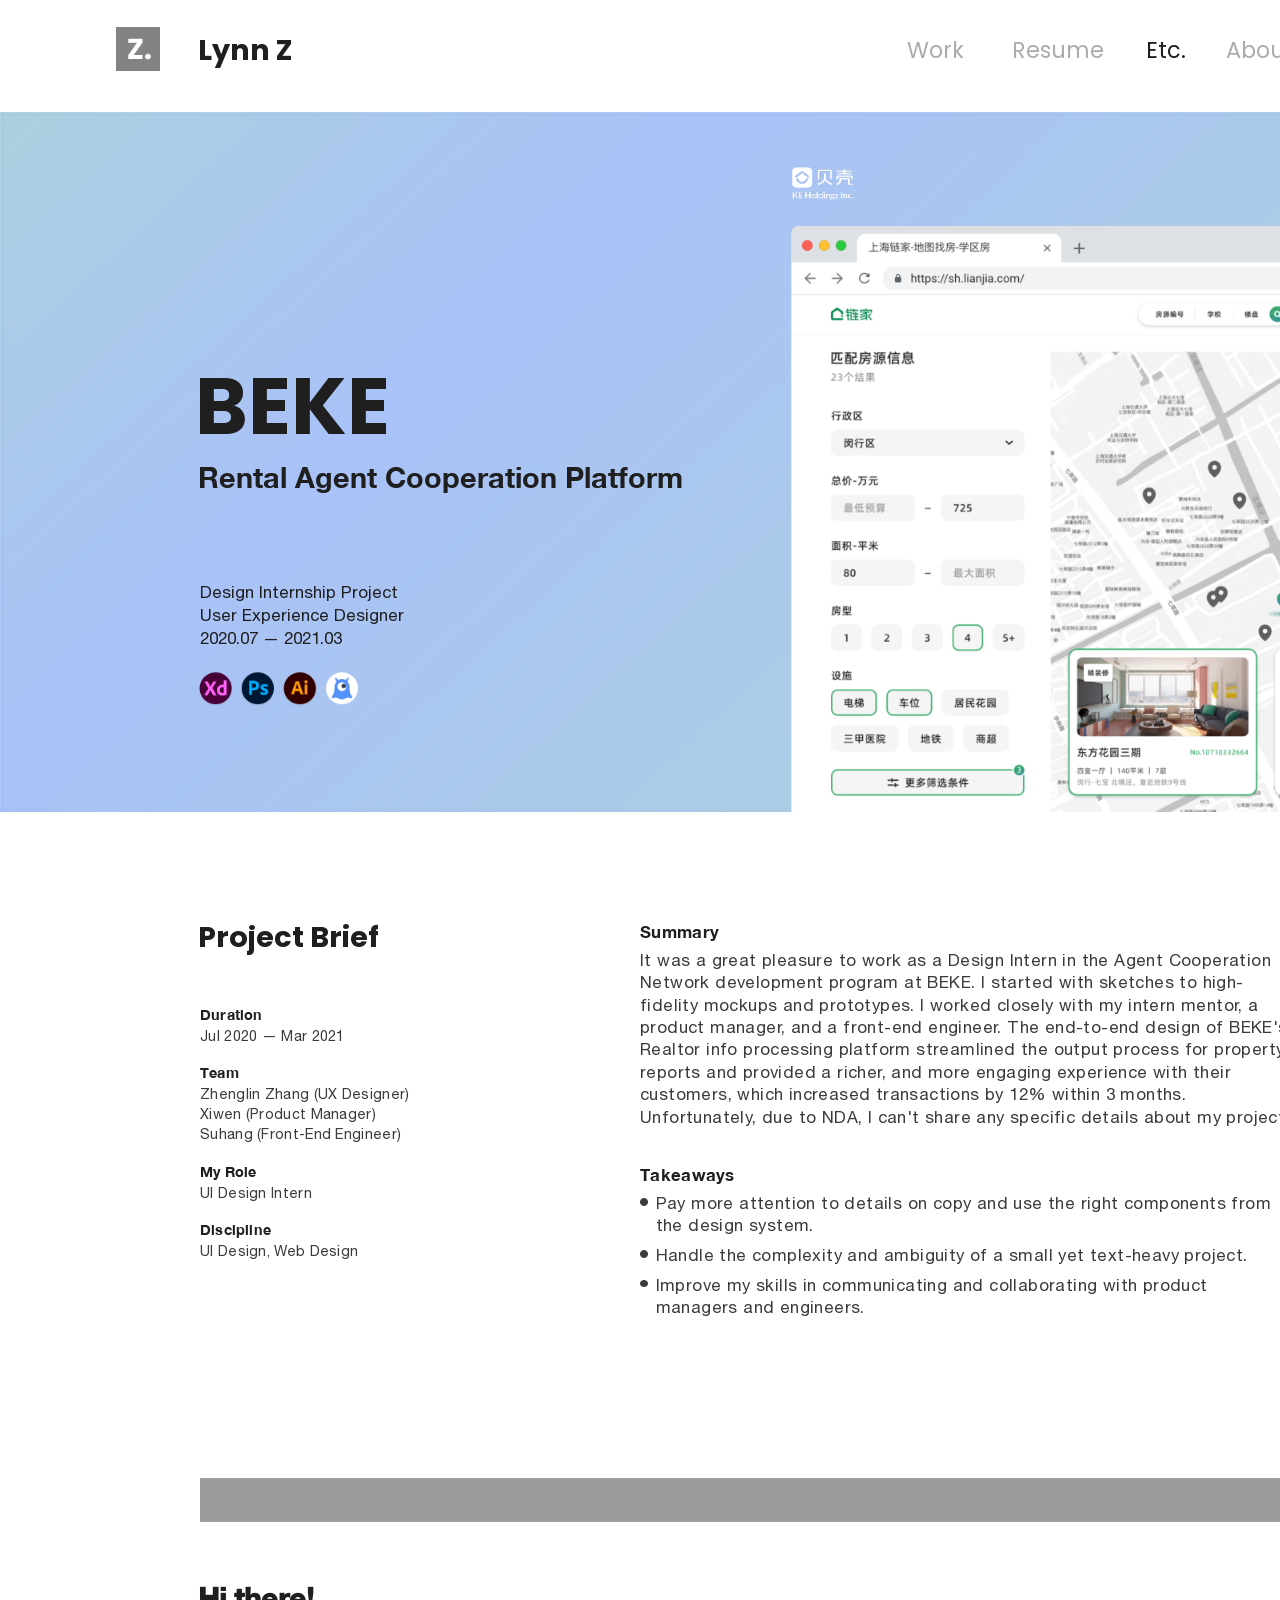
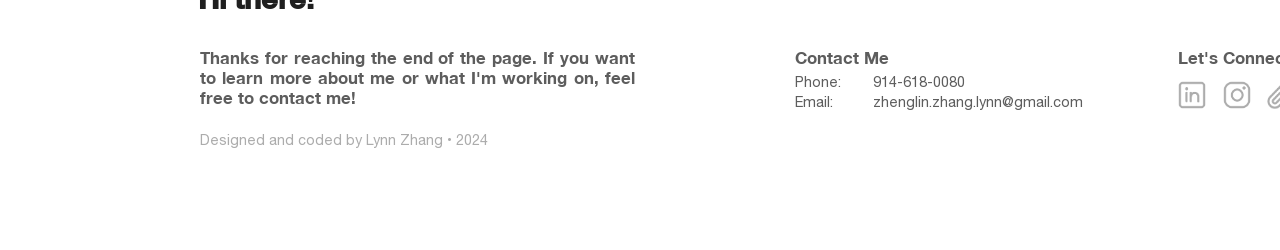
<file: beke.html>
<!DOCTYPE html>
<html lang="en">

<head>
    <meta charset="utf-8">
    <meta name="viewport" content="width=device-width, initial-scale=1.0">
    <title>Lynn Zhang | BEKE</title>
    <style>
        @font-face {
            font-family: 'Helvetica Neue';
            src: url("static/fonts/HelveticaNeue.ttf")
        }

        @font-face {
            font-family: 'Helvetica Neue Bold';
            src: url("static/fonts/HelveticaNeue-Bold.ttf")
        }

        @font-face {
            font-family: 'Helvetica Neue Light';
            src: url("static/fonts/HelveticaNeue-Light.ttf")
        }
    </style>
    <link rel="shortcut icon" href="static/image/cover/favicon.ico">
    <link rel="preconnect" href="https://fonts.googleapis.com">
    <link rel="preconnect" href="https://fonts.gstatic.com" crossorigin>
    <link href="https://fonts.googleapis.com/css2?family=Poppins:wght@300;400;500;700&display=swap" rel="stylesheet">
    <link href="./static/css/style.css" rel="stylesheet">
    <link href="./static/css/beke.css" rel="stylesheet">
    <link rel="stylesheet" href="./static/css/animate.css" />
</head>

<body>
    <div class="nav">
        <a href="#" id="sy0">
            <img alt="pic" src="./static/image/common/logo.png"
                style="width:44.0px;height:44.0px;margin:27.0px 0 0 116.0px;position: fixed;z-index:9999;">
        </a>
        <img alt="pic" src="./static/image/common/click.png"
            style="width:57.6px;height:4px;margin:62.6px 0 0 906.8px;opacity: 0;" id="lig1">
        <img alt="pic" src="./static/image/common/click.png"
            style="width:91.2px;height:4px;margin:62.6px 0 0 1012.4px;opacity: 0;" id="lig2">
        <img alt="pic" src="./static/image/common/click.png"
            style="width:37.2px;height:4px;margin:62.6px 0 0 1146.4px;opacity: 0;" id="lig3">
        <img alt="pic" src="./static/image/common/click.png"
            style="width:68.2px;height:4px;margin:62.6px 0 0 1226.4px;opacity: 0;" id="lig4">
        <a href="/">
            <p class="font111" style="margin:28.6px 0 0 198.2px">Lynn Z</p>
        </a>
        <a href="/">
            <p class="font113" style="margin:33.0px 0 0 906.8px" id="lig11">Work</p>
        </a>
        <a target="_blank" href="https://drive.google.com/file/d/1Fj9TLvb60T07fDlUSmnbDXqyg7BCTxRq/view?usp=sharing">
            <p class="font113" style="margin:33.0px 0 0 1012.4px" id="lig22">Resume</p>
        </a>
        <a href="./etc.html">
            <p class="font112" style="margin:33.0px 0 0 1145.6px" id="lig33">Etc.</p>
        </a>
        <a href="./about.html">
            <p class="font113" style="margin:33.0px 0 0 1226.4px" id="lig44">About</p>
        </a>
    </div>
    <div id="page0">
        <div class="content">
            <img alt="pic" src="./static/image/beke/phone.png" style="width:702.8px;margin:113.6px 0 0 791.2px;">
            <img alt="pic" src="./static/image/beke/bek.png" style="width:70.0px;margin:50.8px 0 0 785.6px;">
            <p class="font1" style="margin:246.0px 0 0 195.2px;width:256.4px;">BEKE</p>
            <p class="font2" style="margin:347.6px 0 0 198.4px">Rental Agent Cooperation Platform</p>
            <p class="font3" style="margin:470.0px 0 0 200px">Design Internship Project</p>
            <p class="font3" style="margin:493.2px 0 0 200px">User Experience Designer</p>
            <p class="font3" style="margin:516.4px 0 0 200px">2020.07 — 2021.03</p>
            <img alt="pic" src="./static/image/beke/software.png" style="height:39.2px;margin:557.6px 0 0 196.4px">
        </div>
    </div>
    <div class="wow animate__fadeInUp" data-wow-duration="1.2s" data-wow-delay="0s" data-wow-offset="100">
        <div class="brief" style="margin-top: 50px;height: 552.0px;">
            <p class="title" style="margin:53.6px 0 0 198px;">Project Brief</p>
            <img alt="pic" src="./static/image/common/dot.png"
                style="width:7.6px;margin:336px 0 0 640.0px;position: absolute;">
            <img alt="pic" src="./static/image/common/dot.png"
                style="width:7.6px;margin:388px 0 0 640.0px;position: absolute;">
            <img alt="pic" src="./static/image/common/dot.png"
                style="width:7.6px;margin:417.6px 0 0 640.0px;position: absolute;">
            <p class="font1z" style="margin:144.0px 0 0 200.0px;">Duration</p>
            <p class="font1z" style="margin:202px 0 0 200.0px;">Team</p>
            <p class="font1z" style="margin:300.8px 0 0 200.0px;">My Role</p>
            <p class="font1z" style="margin:358.8px 0 0 200.0px;">Discipline</p>
            <p class="font2z" style="margin:165.2px 0 0 200.0px;">Jul 2020 — Mar 2021</p>
            <p class="font2z" style="margin:223.2px 0 0 200.0px;">Zhenglin Zhang (UX Designer)</p>
            <p class="font2z" style="margin:243.2px 0 0 200.0px;">Xiwen (Product Manager)</p>
            <p class="font2z" style="margin:263.2px 0 0 200.0px;">Suhang (Front-End Engineer)</p>
            <p class="font2z" style="margin:322px 0 0 200.0px;">UI Design Intern</p>
            <p class="font2z" style="margin:380px 0 0 200.0px;">UI Design, Web Design</p>
            <p class="font3z" style="margin:60.0px 0 0 640.0px;">Summary</p>
            <p class="font3z" style="margin:303.2px 0 0 640.0px;">Takeaways</p>
            <p class="font4z" style="margin:86.8px 0 0 640.0px;">It was a great pleasure to work as a Design Intern in
                the Agent Cooperation Network development program at BEKE. I started with sketches to high-fidelity
                mockups and prototypes. I worked closely with my intern mentor, a product manager, and a front-end
                engineer. The end-to-end design of BEKE's Realtor info processing platform streamlined the output
                process for property reports and provided a richer, and more engaging experience with their customers,
                which increased transactions by 12% within 3 months. Unfortunately, due to NDA, I can't share any
                specific details about my project.</p>
            <p class="font4z" style="margin:330px 0 0 655.6px;width: 638.4px;letter-spacing: 0.4px;">Pay more attention
                to details on copy and use the right components from the design system.</p>
            <p class="font4z" style="margin:382px 0 0 655.6px;width: 638.4px;letter-spacing: 0.4px;">Handle the
                complexity and ambiguity of a small yet text-heavy project.</p>
            <p class="font4z" style="margin:411.6px 0 0 655.6px;width: 638.4px;letter-spacing: 0.4px;">Improve my skills
                in communicating and collaborating with product managers and engineers.</p>
        </div>
    </div>
    <div class="footer">
        <div id="end"
            style="width:1094.0px;height:44.0px;margin:64.0px 0 0 200.0px;background-color: #9c9c9c;position: absolute;">
        </div>
        <p class="font1" style="margin:176.0px 0 0 198.2px;font-family: 'Helvetica Neue Bold';">Hi there!</p>
        <p class="font2" style="margin:234.4px 0 0 200px;width:435.0px;">Thanks for reaching the end of the page. If you
            want to learn more about me or what I'm working on, feel free to contact me!</p>
        <p class="font2" style="margin:234.4px 0 0 794.8px;">Contact Me</p>
        <p class="font2" style="margin:234.4px 0 0 1178.0px;">Let's Connect</p>
        <p class="font3" style="margin:316.4px 0 0 200.0px;">Designed and coded by Lynn Zhang • 2024</p>
        <p class="font4" style="margin:258.0px 0 0 794.8px;width:50px;">Phone:
            Email:</p>
        <p class="font4" style="margin:258.0px 0 0 872.8px;width:150px;">914-618-0080
            zhenglin.zhang.lynn@gmail.com</p>
        <a href="https://www.linkedin.com/in/zhenglinzhang/" target="_blank" id="linkedin"><img
                alt="pic" src="./static/image/common/linkedin-hover.png" id="l2"
                style="width:34.0px;margin:264.4px 0 0 1175.2px;opacity: 0;"><img alt="pic"
                src="./static/image/common/linkedin.png" id="l1"
                style="width:34.0px;margin:264.4px 0 0 1175.2px;opacity: 1;"></a>
        <a href="https://www.instagram.com/z__zlynn/" target="_blank" id="ins"><img alt="pic"
                src="./static/image/common/ins-hover.png" id="i2"
                style="width:34.0px;margin:264.4px 0 0 1219.6px;opacity: 0;">
            <img alt="pic" src="./static/image/common/ins.png" id="i1"
                style="width:34.0px;margin:264.4px 0 0 1219.6px;opacity: 1;"></a>
        <a href="mailto:zhenglin.zhang.lynn@gmail.com" target="_blank" id="email"><img alt="pic"
                src="./static/image/common/mail-hover.png" id="e2"
                style="width:34.0px;margin:264.4px 0 0 1262.8px;opacity: 0;"><img alt="pic"
                src="./static/image/common/mail.png" id="e1"
                style="width:34.0px;margin:264.4px 0 0 1262.8px;opacity: 1;"></a>
        <div id="progress"
            style="width:1094.0px;height:22.0px;margin:64.0px 0 0 200.0px;bottom:0;position: fixed;z-index:99990;;opacity: 1">
            <div
                style="height:22px;width:1094.0px;background-color: #cecece;z-index:999999;position: fixed;opacity: 1;filter: blur(1px);opacity: 0.6;">
            </div>
            <div id="inner"
                style="height:22px;width:0px;background-color:#9c9c9c;z-index:999999;position: fixed;opacity: 0.9">
            </div>
        </div>
    </div>
    <script src="static/js/jquery.js"></script>
    <script src="https://stackpath.bootstrapcdn.com/bootstrap/4.5.2/js/bootstrap.min.js"></script>
    <script src="static/js/common.js"></script>
    <script src="https://cdnjs.cloudflare.com/ajax/libs/wow/1.1.2/wow.min.js"
        integrity="sha512-Eak/29OTpb36LLo2r47IpVzPBLXnAMPAVypbSZiZ4Qkf8p/7S/XRG5xp7OKWPPYfJT6metI+IORkR5G8F900+g=="
        crossorigin="anonymous" referrerpolicy="no-referrer"></script>
    <script>
        new WOW().init();
    </script>
    <script>
        function getPosition(element) {
            var xPosition = 0;
            var yPosition = 0;

            while (element) {
                yPosition += (element.offsetTop - element.scrollTop + element.clientTop);
                element = element.offsetParent;
            }

            return yPosition;
        }

        window.addEventListener('resize', () => {
            let end = getPosition(document.getElementById("end")) - getPosition(document.getElementById("top"))
            let height = $(window).scrollTop() + document.documentElement.clientHeight - 22;
            if (document.body.clientWidth > 1422.4 && height < end) {
                let l1 = document.getElementById("progress")
                $(l1).animate({
                    opacity: 1
                }, 0);
                let l2 = document.getElementById("inner")
                let height1 = document.documentElement.clientHeight;
                $(l2).animate({
                    width: (1094 * (height - height1) / (end - height1)).toString() + "px"
                }, 0);
            } else {
                let l1 = document.getElementById("progress")
                $(l1).animate({
                    opacity: 0
                }, 0);
            }
        });

        $(document).ready(function () {
            let end = getPosition(document.getElementById("end")) - getPosition(document.getElementById("top"))
            let height = $(window).scrollTop() + document.documentElement.clientHeight - 22;
            if (document.body.clientWidth > 1422.4 && height < end) {
                let l1 = document.getElementById("progress")
                $(l1).animate({
                    opacity: 1
                }, 0);
                let l2 = document.getElementById("inner")
                let height1 = document.documentElement.clientHeight;
                $(l2).animate({
                    width: (1094 * (height - height1) / (end - height1)).toString() + "px"
                }, 0);
            } else {
                let l1 = document.getElementById("progress")
                $(l1).animate({
                    opacity: 0
                }, 0);
            }
        });

        $(function () {
            $(window).scroll(function () {
                let end = getPosition(document.getElementById("end")) - getPosition(document.getElementById("top"))
                let height = $(window).scrollTop() + document.documentElement.clientHeight - 22;
                if (document.body.clientWidth > 1422.4 && height < end) {
                    let l1 = document.getElementById("progress")
                    $(l1).animate({
                        opacity: 1
                    }, 0);
                    let l2 = document.getElementById("inner")
                    let height1 = document.documentElement.clientHeight;
                    $(l2).animate({
                        width: (1094 * (height - height1) / (end - height1)).toString() + "px"
                    }, 0);
                } else {
                    let l1 = document.getElementById("progress")
                    $(l1).animate({
                        opacity: 0
                    }, 0);
                }
            });
        });

        document.getElementById('sy0').addEventListener('click', function () {
            if (window.scrollY === 0) {
                location.href = '/';
            }
        });
    </script>
</body>

</html>
</file>
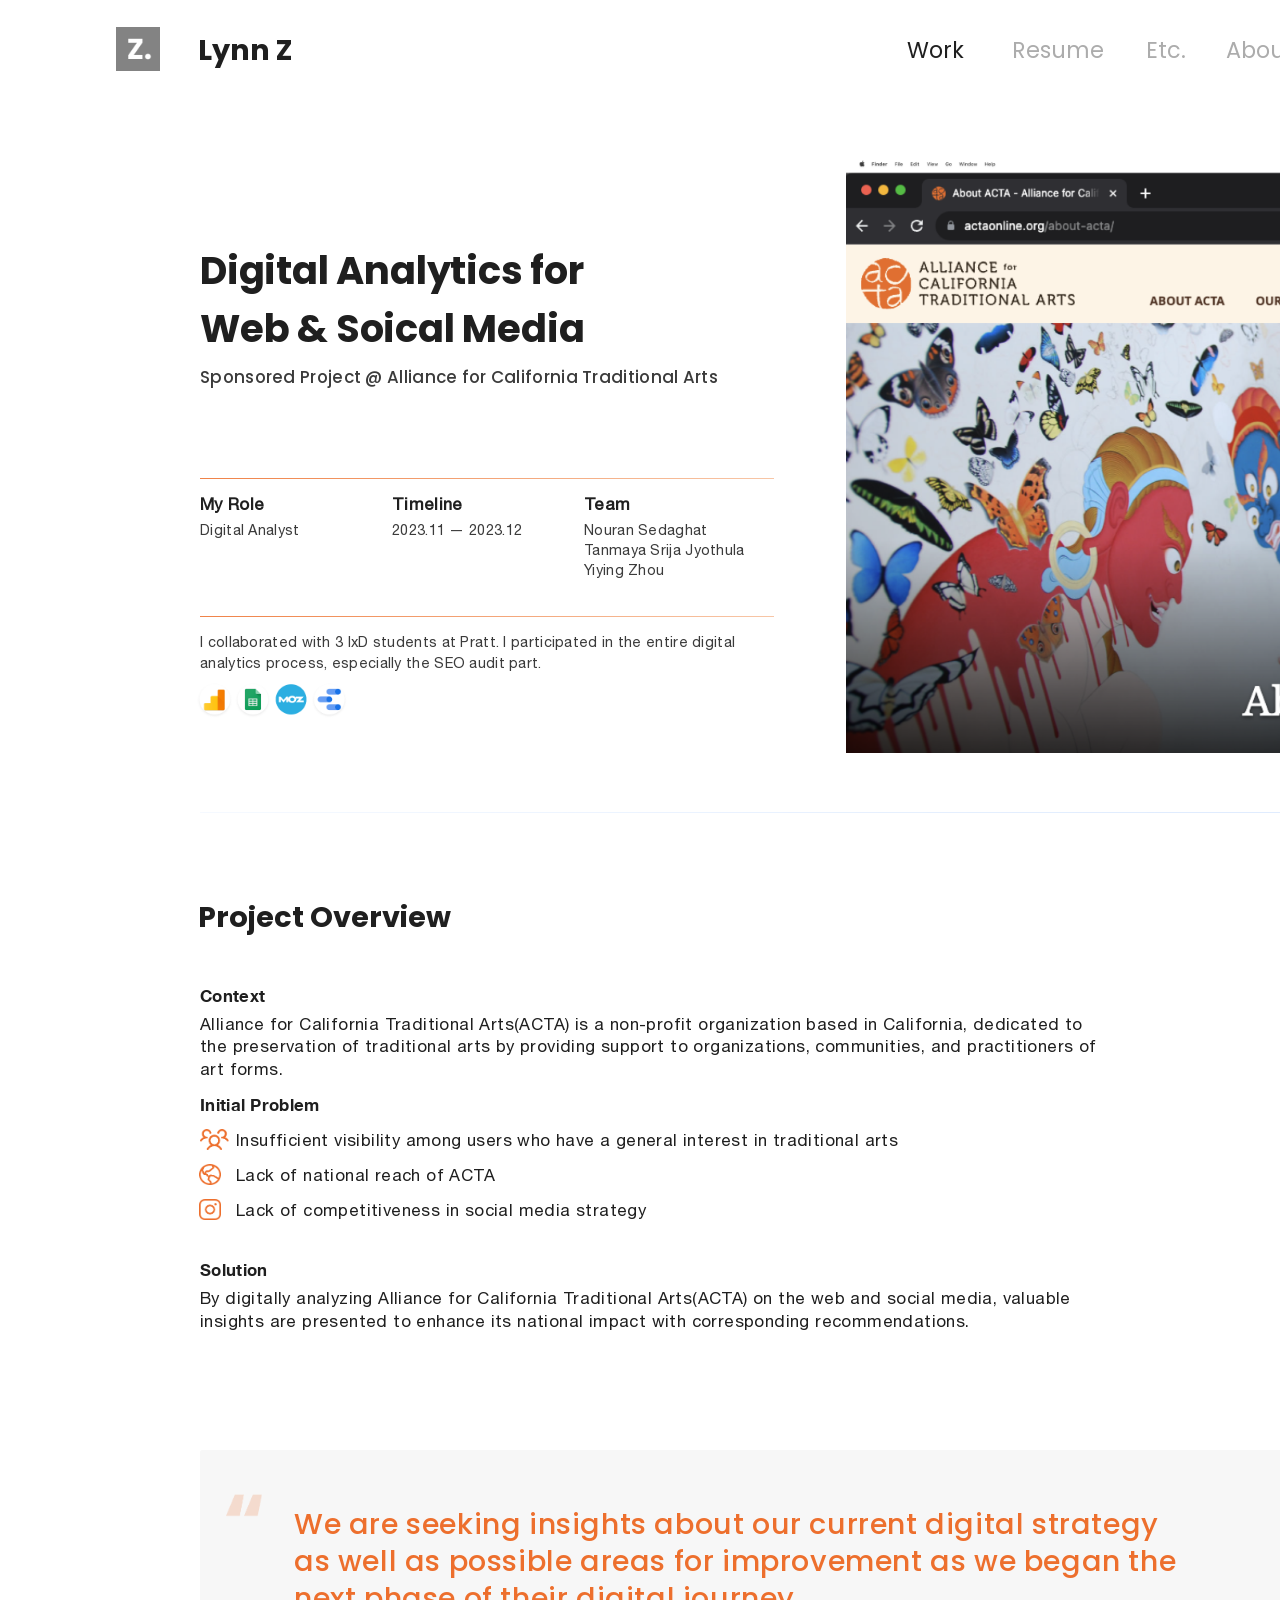
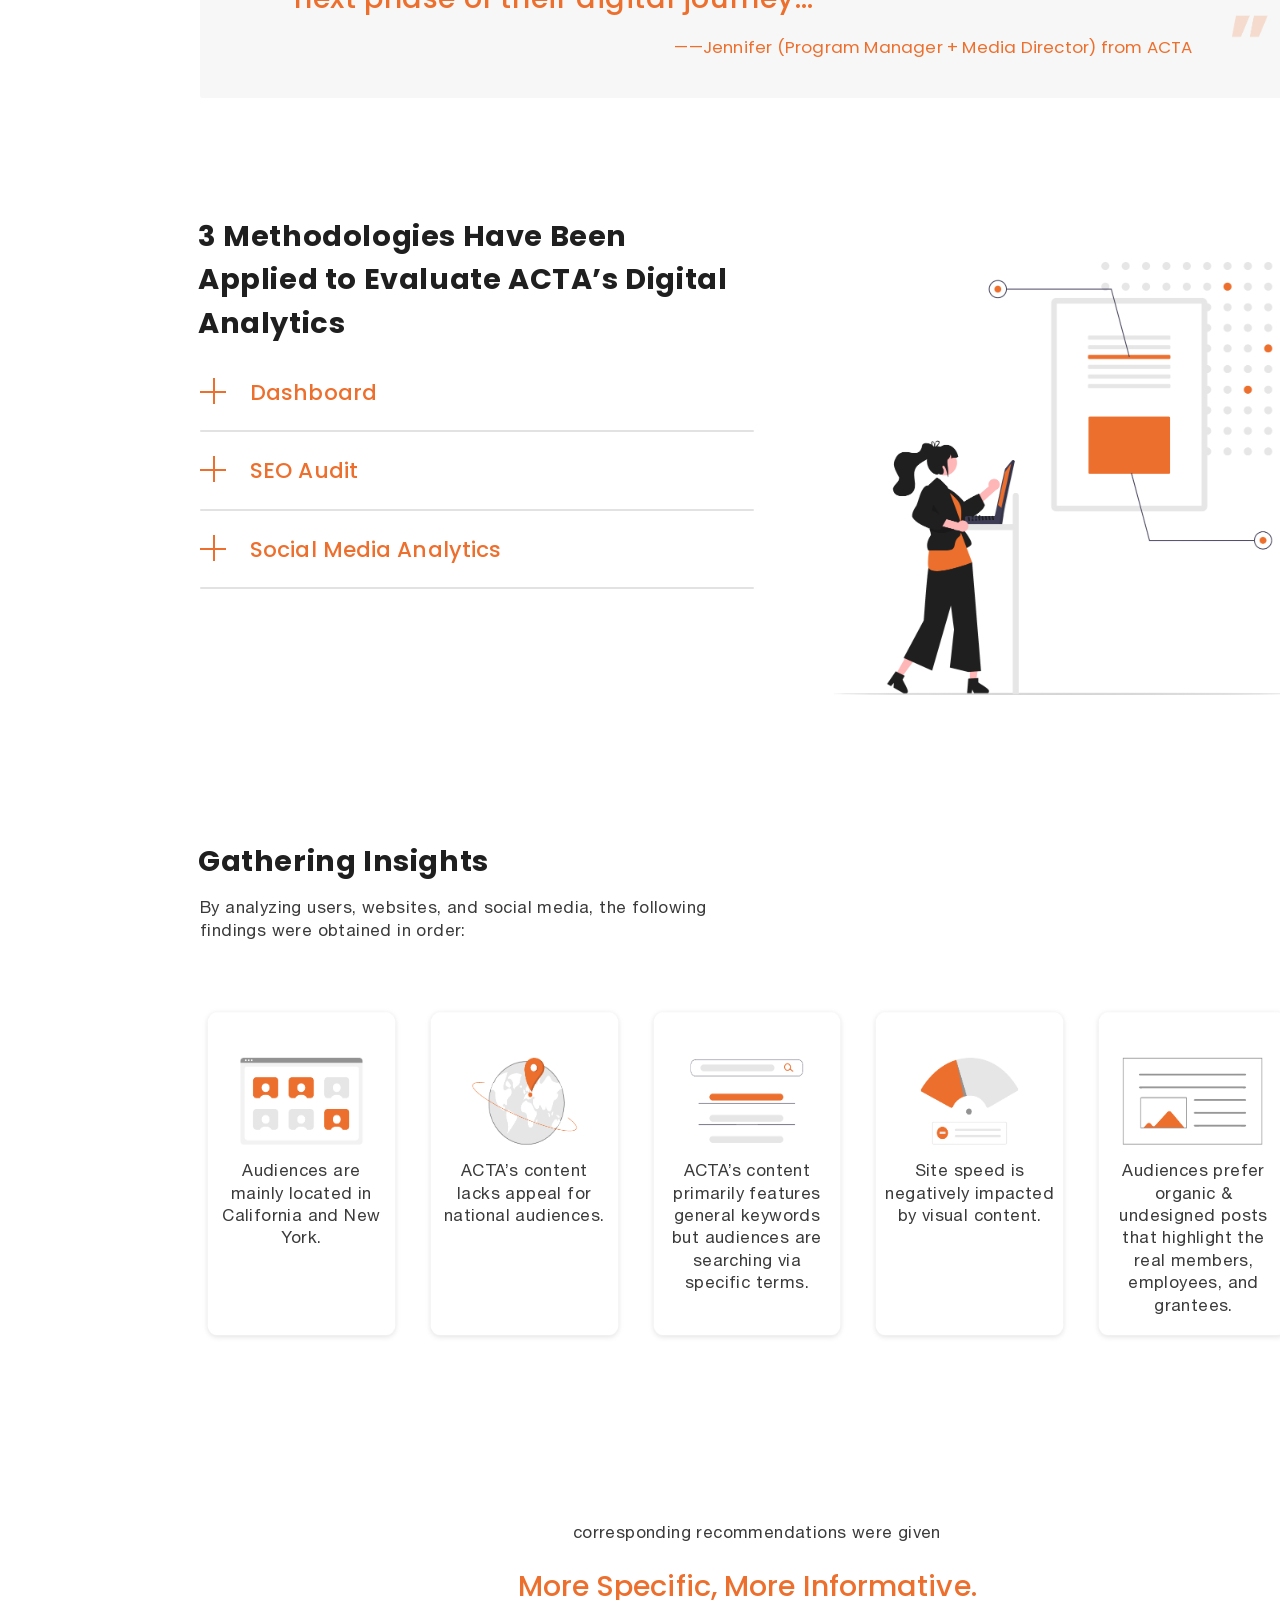
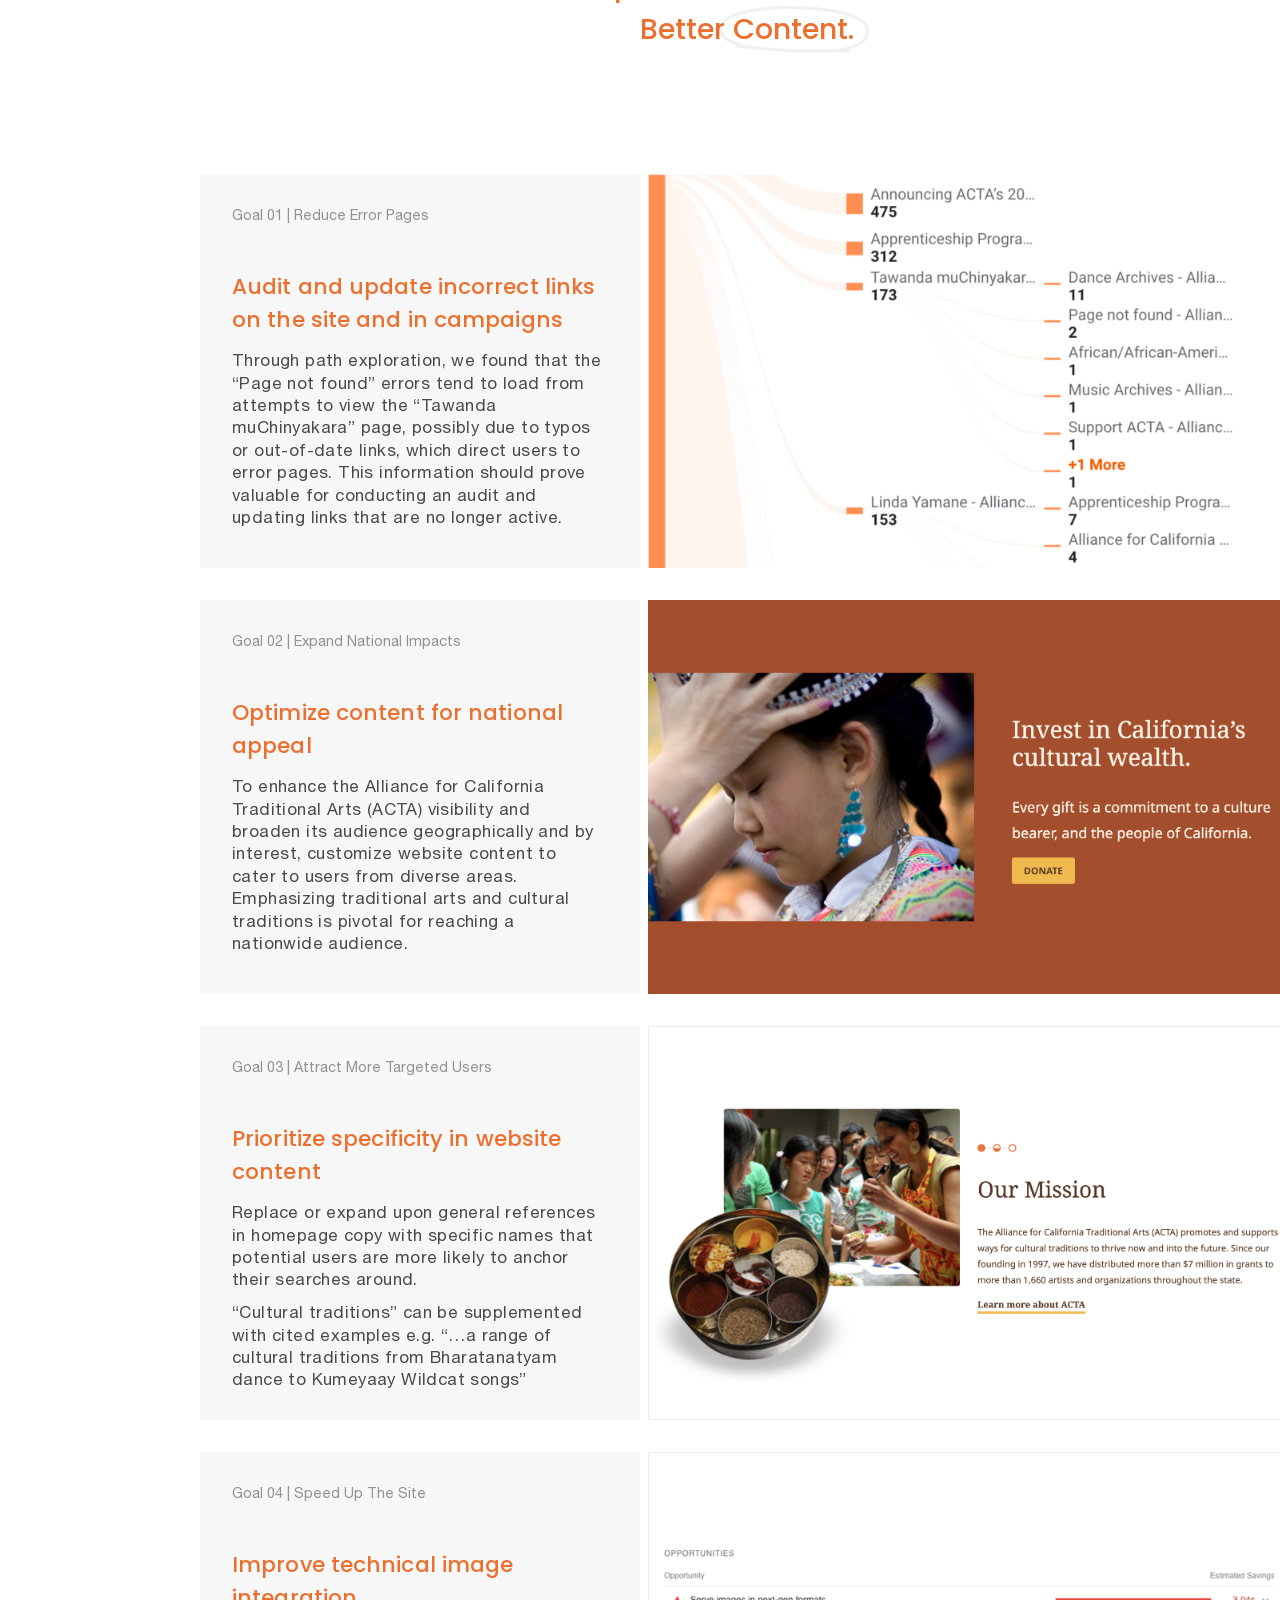
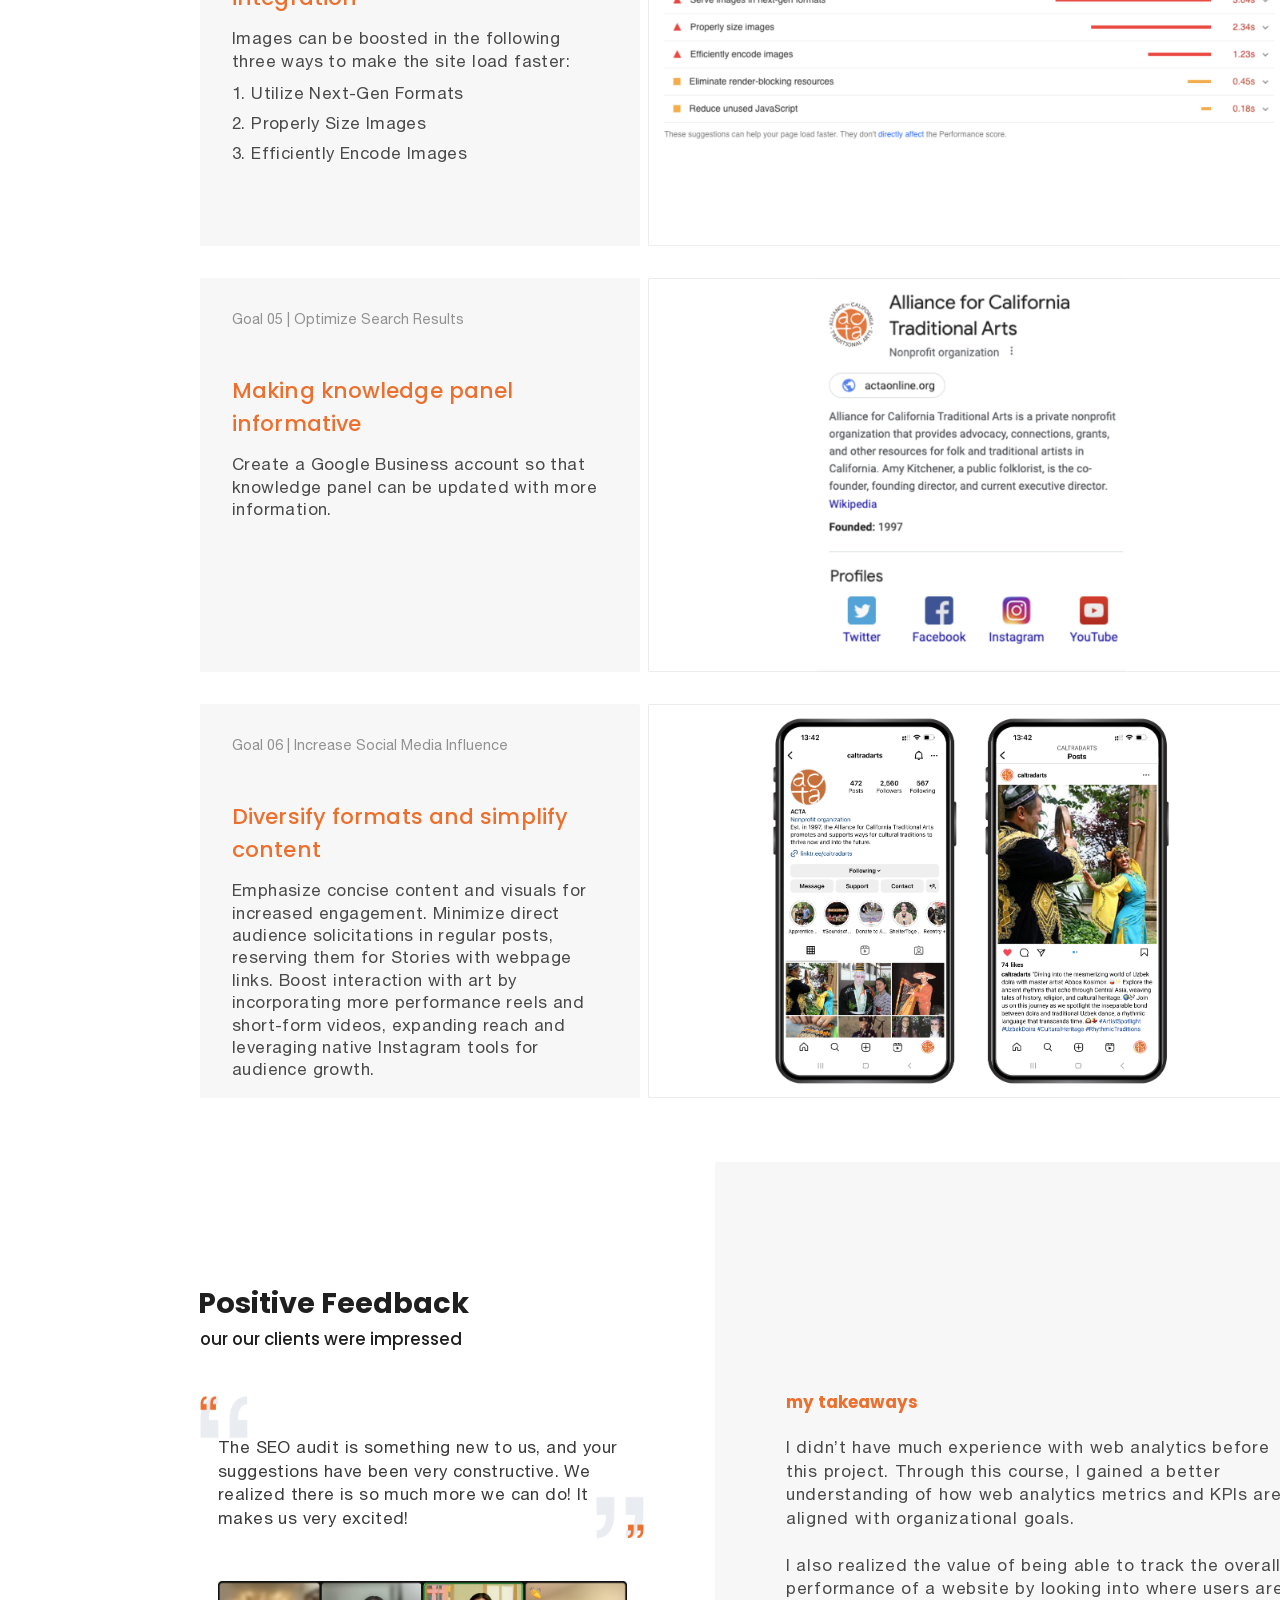
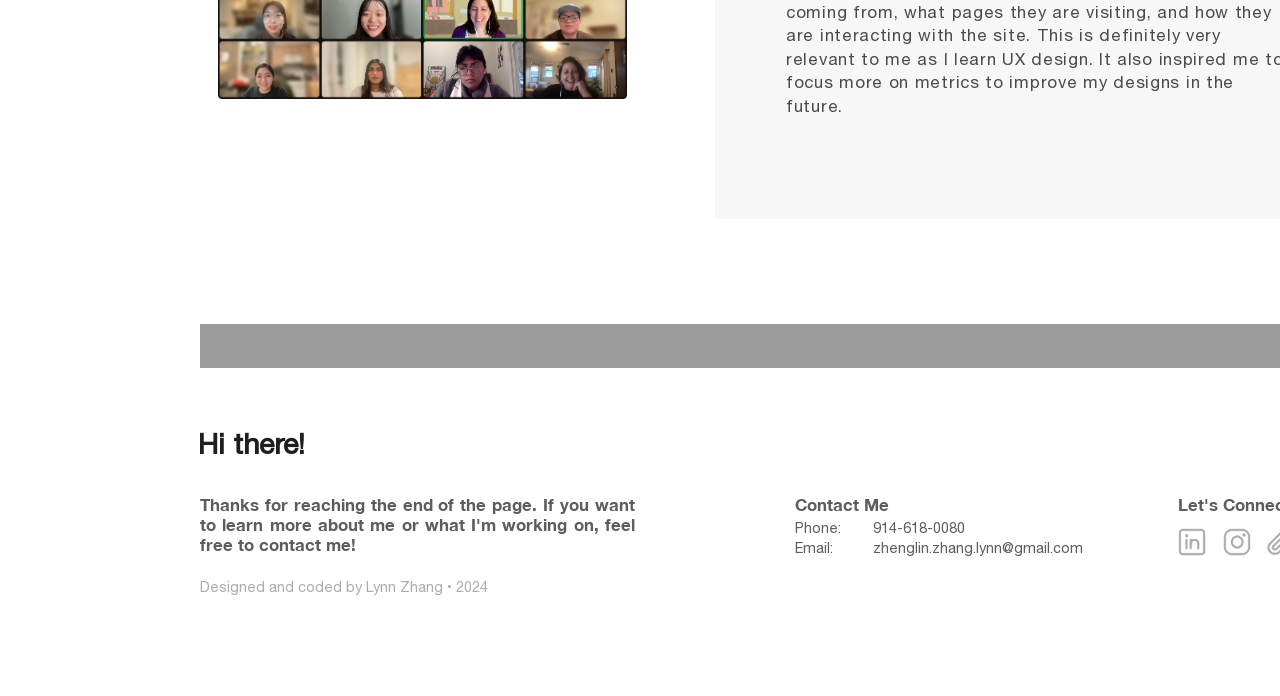
<file: DigitalAnalytics.html>
<!DOCTYPE html>
<html lang="en">

<head>
    <meta charset="utf-8">
    <meta name="viewport" content="width=device-width, initial-scale=1.0">
    <title>Lynn Zhang | Digital Analytics for Web & Soical Media</title>
    <style>
        @font-face {
            font-family: 'Helvetica Neue';
            src: url("static/fonts/HelveticaNeue.ttf")
        }

        @font-face {
            font-family: 'Helvetica Neue Bold';
            src: url("static/fonts/HelveticaNeue-Bold.ttf")
        }

        @font-face {
            font-family: 'Helvetica Neue Light';
            src: url("static/fonts/HelveticaNeue-Light.ttf")
        }
    </style>
    <link rel="shortcut icon" href="static/image/cover/favicon.ico">
    <link rel="preconnect" href="https://fonts.googleapis.com">
    <link rel="preconnect" href="https://fonts.gstatic.com" crossorigin>
    <link rel="preconnect" href="https://fonts.googleapis.com">
    <link rel="preconnect" href="https://fonts.gstatic.com" crossorigin>
    <link href="https://fonts.googleapis.com/css2?family=Poppins:wght@300;400;500;700&display=swap" rel="stylesheet">
    <link href="./static/css/style.css" rel="stylesheet">
    <link href="./static/css/dn.css" rel="stylesheet">
    <link rel="stylesheet" href="./static/css/animate.css" />
</head>

<body>
    <div class="nav_work" id="nnn1">
        <div class="content">
            <a href="#" id="sy0">
                <img alt="pic" src="./static/image/common/logo.png" id="sy1"
                    style="width:44.0px;height:44.0px;margin:27.0px 0 0 116.0px;z-index:9999;opacity:1;">
                <img alt="pic" src="./static/image/medscape/logo1.png" id="sy2"
                    style="width:44.0px;height:44.0px;margin:27.0px 0 0 116.0px;z-index:9999;opacity:0;">
            </a>
            <img alt="pic" src="./static/image/common/click.png"
                style="width:57.6px;height:4px;margin:62.6px 0 0 906.8px;opacity: 0;" id="lig1">
            <img alt="pic" src="./static/image/common/click.png"
                style="width:91.2px;height:4px;margin:62.6px 0 0 1012.4px;opacity: 0;" id="lig2">
            <img alt="pic" src="./static/image/common/click.png"
                style="width:37.2px;height:4px;margin:62.6px 0 0 1146.4px;opacity: 0;" id="lig3">
            <img alt="pic" src="./static/image/common/click.png"
                style="width:68.2px;height:4px;margin:62.6px 0 0 1226.4px;opacity: 0;" id="lig4">
            <a href="/">
                <p class="font111" style="margin:28.6px 0 0 198.2px">Lynn Z</p>
            </a>
            <a href="/">
                <p class="font112" style="margin:33.0px 0 0 906.8px" id="lig11">Work</p>
            </a>
            <a target="_blank"
                href="https://drive.google.com/file/d/1Fj9TLvb60T07fDlUSmnbDXqyg7BCTxRq/view?usp=sharing">
                <p class="font113" style="margin:33.0px 0 0 1012.4px" id="lig22">Resume</p>
            </a>
            <a href="./etc.html">
                <p class="font113" style="margin:33.0px 0 0 1145.6px" id="lig33">Etc.</p>
            </a>
            <a href="./about.html">
                <p class="font113" style="margin:33.0px 0 0 1226.4px" id="lig44">About</p>
            </a>
        </div>
    </div>
    <div id="page0">
        <div class="content">
            <!-- <img alt="pic" src="./static/image/medscape/logo.png" style="width:137.8px;margin:58.4px 0 0 791.2px;"> -->
            <p class="font1" style="margin:130.0px 0 0 200px;font-size: 38.4px;letter-spacing: -0.2px;line-height: 58.0px;width: 408.0px;color: #1F1F1F;">Digital Analytics for Web & Soical Media</p>
            <p class="font1" style="margin:245.0px 0 0 200px;font-size: 16.8px;letter-spacing: 0.3px;line-height: 40.0px;font-weight: 500;color: #3B3B3B;">Sponsored Project @ Alliance for California Traditional Arts</p>
            <!-- <p class="font2" style="margin:347.6px 0 0 198.4px">Redesign for the English Reading App</p> -->
            <!-- <p class="font3" style="margin:470.0px 0 0 200px">Startup Program</p>
            <p class="font3" style="margin:493.2px 0 0 200px">User Experience Design</p>
            <p class="font3" style="margin:516.4px 0 0 200px">2021.04 — Ongoing</p> -->
            <p class="font3" style="margin:382.4px 0 0 200px;font-size: 16.8px;letter-spacing: 0.3px;line-height:20.8px;color: #1f1f1f;font-weight: bold;">My Role</p>
            <p class="font3" style="margin:382.4px 0 0 392.0px;font-size: 16.8px;letter-spacing: 0.3px;line-height:20.8px;color: #1f1f1f;font-weight: bold;">Timeline</p>
            <p class="font3" style="margin:382.4px 0 0 584.0px;font-size: 16.8px;letter-spacing: 0.3px;line-height:20.8px;color: #1f1f1f;font-weight: bold;">Team</p>
            <p class="font3" style="margin:408.4px 0 0 200px;font-size: 14.4px;letter-spacing: 0.3px;line-height:20.8px;color: #3B3B3B;">Digital Analyst</p>
            <p class="font3" style="margin:408.4px 0 0 392.0px;font-size: 14.4px;letter-spacing: 0.3px;line-height:20.8px;color: #3B3B3B;">2023.11 — 2023.12</p>
            <p class="font3" style="margin:408.4px 0 0 584.0px;font-size: 14.4px;letter-spacing: 0.3px;line-height:20.8px;color: #3B3B3B;">Nouran Sedaghat </p>
            <p class="font3" style="margin:428.4px 0 0 584.0px;font-size: 14.4px;letter-spacing: 0.3px;line-height:20.8px;color: #3B3B3B;">Tanmaya Srija Jyothula </p>
            <p class="font3" style="margin:448.4px 0 0 584.0px;font-size: 14.4px;letter-spacing: 0.3px;line-height:20.8px;color: #3B3B3B;">Yiying Zhou</p>
            <p class="font3" style="margin:520.4px 0 0 200px;font-size: 14.4px;letter-spacing: 0.3px;line-height:20.8px;color: #3B3B3B;width: 574.0px;">I collaborated with 3 IxD students at Pratt. I participated in the entire digital analytics process, especially the SEO audit part.</p>
            <img alt="pic" src="./static/image/da/line1.png" style="width:574.0px;margin:366px 0 0 200px">
            <img alt="pic" src="./static/image/da/line2.png" style="width:574.0px;margin:504px 0 0 200px">
            <img alt="pic" src="./static/image/da/line3.png" style="width:1094.0px;margin:700px 0 0 200px">
            <img alt="pic" src="./static/image/da/soft.png" style="width: 152.0px;margin:570px 0 0 196.4px">
            <!-- <img alt="pic" src="./static/image/medscape/rec.png" style="height:670.5px;margin:29.6px 0 0 483.2px"> -->
            <!-- <a href="https://drive.google.com/file/d/1tYTwDkmnXSq--_HzxedYoxltAdJ5HHNe/view?usp=share_link"
                target="_blank" id="pdf">
                <img alt="pic" src="./static/image/moos/page0_pdf.png" id="a1"
                    style="width:28.4px;height:28.4px;margin:298.8px 0 0 621.6px;opacity: 1;">
                <img alt="pic" src="./static/image/moos/page0_pdf_hover.png" id="a2"
                    style="width:28.4px;height:28.4px;margin:298.8px 0 0 621.6px;opacity: 0;">
            </a> -->
            <!-- <img alt="pic" src="./static/image/medscape/recommendation.png"
                style="height:586.4px;margin:113.6px 0 0 791.2px;"> -->

        </div>
        <div
            style="background: url('./static/image/da/cover.png') no-repeat;position: absolute;height:598.0px;margin-top:-656.6px;margin-left: max(846.0px,calc(50% - 747px + 846.0px));width: max(648px, calc(50% - 747px + 648px));background-size: cover;">
        </div>

    </div>
<!-- 
    <div class="wow animate__fadeInUp" data-wow-duration="1.2s" data-wow-delay="0s" data-wow-offset="70">
        <div class="brief" style="margin-top: 50px;height:430.0px;">
            <img alt="pic" src="./static/image/common/dot.png"
                style="width:7.6px;margin:243.6px 0 0 640.0px;position: absolute;">
            <img alt="pic" src="./static/image/common/dot.png"
                style="width:7.6px;margin:277.6px 0 0 640.0px;position: absolute;">
            <p class="font1z" style="margin:96.4px 0 0 200.0px;">Client</p>
            <p class="font1z" style="margin:154.4px 0 0 200.0px;">Duration</p>
            <p class="font1z" style="margin:212.4px 0 0 200.0px;">Team</p>
            <p class="font2z" style="margin:117.6px 0 0 200.0px;">Medscape</p>
            <p class="font2z" style="margin:175.6px 0 0 200.0px;">Mar 2023 — Apr 2023</p>
            <p class="font2z" style="margin:233.6px 0 0 200.0px;width: 105px;line-height: 20px;">Zhenglin Zhang Esther
                Kim Ellen Mahoney Scott Dunay Todd Wu</p>
            <p class="font3z" style="margin:96.4px 0 0 640.0px;">My Role</p>
            <div class="font4z" style="margin:133.2px 0 0 640.0px;">As a <p
                    style="display: inline;font-family: 'Helvetica Neue Bold', sans-serif;color: #1f1f1f;">UX Designer &
                    Researcher</p>, I collaborated with 4 grad students majoring in IXD (Information Experience Design)
                and LIS (Library Information Science) at Pratt Institute. I proactively participated in the entire user
                research process, led 2 user interviews, and led interface design.</div>
            <div class="font4z" style="margin:237.6px 0 0 655.6px;width: 638.4px;">
                <p style="display: inline;font-family: 'Helvetica Neue Bold', sans-serif;color: #1f1f1f;">Research:</p>
                User Interview, Questionnaire, and Research Analysis
            </div>
            <div class="font4z" style="margin:271.6px 0 0 655.6px;width: 638.4px;">
                <p style="display: inline;font-family: 'Helvetica Neue Bold', sans-serif;color: #1f1f1f;">Design:</p>
                Prototyping, Interaction & Visual Design
            </div>
        </div>
    </div> -->

    <div class="wow animate__fadeInUp" data-wow-duration="1.2s" data-wow-delay="0s" data-wow-offset="70">
        <div id="role" style="margin-top:30px">
            <div class="content">
                <p class="title" style="margin:53.6px 0 0 198.4px">Project Overview</p>
                <p class="fontx" style="margin:144.0px 0 0 200.0px;">Context</p>
                <p class="fontx" style="margin:252.8px 0 0 200.0px;">Initial Problem</p>
                <p class="fontx" style="margin:418.4px 0 0 200.0px;">Solution</p>
                <p class="font1" style="margin:170.8px 0 0 200.0px;">Alliance for California Traditional Arts(ACTA) is a non-profit organization based in California, dedicated to the preservation of traditional arts by providing support to organizations, communities, and practitioners of art forms.</p>
                <p class="font1" style="margin:445.2px 0 0 200.0px;">By digitally analyzing Alliance for California Traditional Arts(ACTA) on the web and social media, valuable insights are presented to enhance its national impact with corresponding recommendations.</p>
                <div class="font1" style="margin:286.6px 0 0 236.0px;">Insufficient visibility among users who have a general interest in traditional arts
                    <p style="display: inline;font-family: 'Helvetica Neue', sans-serif;color: #254370">
                        </p>
                </div>
                <div class="font1" style="margin:321.8px 0 0 236.0px;">Lack of national reach of ACTA <p
                        style="display: inline;font-family: 'Helvetica Neue', sans-serif;color: #254370"></p></div>
                <div class="font1" style="margin:357px 0 0 236.0px;">Lack of competitiveness in social media strategy<p
                        style="display: inline;font-family: 'Helvetica Neue', sans-serif;color: #254370"></div>
                <img alt="pic" src="./static/image/da/icon1.png"
                    style="width:28.9px;margin:286.8px 0 0 200.4px;position: absolute;">
                <img alt="pic" src="./static/image/da/icon2.png"
                    style="width:21.2px;margin:322.0px 0 0 199.4px;position: absolute;">
                <img alt="pic" src="./static/image/da/icon3.png"
                    style="width:21.2px;margin:357.2px 0 0 199.4px;position: absolute;">
            </div>
        </div>
    </div>

    <div class="wow animate__fadeInUp" data-wow-duration="1.2s" data-wow-delay="0s" data-wow-offset="70">
        <div id="page2" style="margin-top:-50px">
            <div class="content">
                <img alt="pic" src="./static/image/da/backk.png" style="width: 1094.0px;margin:64.0px 0 0 200px;height: 248.0px;">
                <img alt="pic" src="./static/image/da/q1.png" style="width: 43.2px;margin:80.8px 0 0 222.8px;">
                <img alt="pic" src="./static/image/da/q2.png"
                    style="width: 43.2px;margin:202.4px 0 0 1228.0px;">
                <p class="title"
                    style="margin:120.0px 0 0 294.0px;color: #ED6F2D;line-height: 36.8px;width: 900.0px;letter-spacing: 0.6px;font-weight: 500;">
                    We are seeking insights about our current digital strategy as well as possible areas for improvement as we began the next phase of their digital journey…</p>
                <p class="title"
                    style="margin:243.4px 0 0 674.4px;color: #ED6F2D;line-height: 36.8px;letter-spacing: 0.2px;font-weight: 400;font-size: 16.8px;">
                    ——Jennifer (Program Manager + Media Director) from ACTA</p>
            </div>
        </div>
    </div>

    <div class="wow animate__fadeInUp" data-wow-duration="1.2s" data-wow-delay="0s" data-wow-offset="70">
        <div id="page5">
            <div class="content">
                <p class="title"
                    style="margin:128.8px 0 0 198px;width: 555.6px;letter-spacing: 0.6px;line-height:43.2px">
                    3 Methodologies Have Been Applied to Evaluate ACTA’s Digital Analytics</p>
                <img alt="pic" src="./static/image/da/typ.png" style="height: 433.0px;margin:175.8px 0 0 834.0px;">
                <div class="font3" id="c1"
                    style="margin:339.6px 0 0 250.0px;color: #4A4A4A;letter-spacing: 0.4px;line-height: 22.4px;width: 504.0px;opacity: 0;">
                    <p
                        style="display: inline;font-family: 'Helvetica Neue', sans-serif;color: #4A4A4A;font-style:italic">
                        optimal at-a-glance visualization of the data
                    </p>
                        <br>
                        <br>
                    <p
                        style="display: inline;font-family: 'Helvetica Neue', sans-serif;color: #4A4A4A;">
                        Metrics: &nbsp;&nbsp;&nbsp;Users Source, Traffic Source, Top-viewed Pages 
                        <br>Tools: 
                    </p>
                    <p style="display: inline;font-family: 'Helvetica Neue', sans-serif;color: #4A4A4A;margin-left:2.1px;">
                        &nbsp;&nbsp;&nbsp;&nbsp;&nbsp;&nbsp;Google Data Studio
                    </p>
                        </div>
                <div class="font3" id="c2"
                    style="margin:420.0px 0 0 250.0px;color: #4A4A4A;letter-spacing: 0.4px;line-height: 22.4px;width: 504.0px;opacity: 0;">
                    <p
                        style="display: inline;font-family: 'Helvetica Neue', sans-serif;color: #4A4A4A;font-style:italic">
                        mainly focused on keyword search and site speed
                    </p>
                        <br>
                        <br>
                    <p 
                        style="display: inline;font-family: 'Helvetica Neue', sans-serif;color: #4A4A4A;">
                        Metrics: &nbsp;&nbsp;&nbsp;On-page SEO, Off-site SEO ,Keyword Strategy 
                        <br>Tools: 
                    </p>
                    <p style="display: inline;font-family: 'Helvetica Neue', sans-serif;color: #4A4A4A;margin-left:2.1px;">
                        &nbsp;&nbsp;&nbsp;&nbsp;&nbsp;&nbsp;Frog, Moz, WordTracker, Page Speed Insights
                    </p>
                </div>
                <div class="font3" id="c3"
                    style="margin:498.4px 0 0 250.0px;color: #4A4A4A;letter-spacing: 0.4px;line-height: 22.4px;width: 504.0px;opacity: 0;">
                    <p
                        style="display: inline;font-family: 'Helvetica Neue', sans-serif;color: #4A4A4A;font-style:italic">
                        quantitative analysis for instagram in 6 months
                    </p>
                        <br>
                        <br>
                    <p 
                        style="display: inline;font-family: 'Helvetica Neue', sans-serif;color: #4A4A4A;">
                        Metrics: &nbsp;&nbsp;&nbsp;Followers, Reaches, Interactions 
                        <br>Tools: 
                    </p>
                    <p style="display: inline;font-family: 'Helvetica Neue', sans-serif;color: #4A4A4A;margin-left:2.1px;">
                        &nbsp;&nbsp;&nbsp;&nbsp;&nbsp;&nbsp;Google Sheet
                    </p>
                </div>
                <img alt="pic" id="p1" src="./static/image/da/line4.png"
                    style="width: 554.0px;margin:344.0px 0 0 200px;">
                <img alt="pic" id="p2" src="./static/image/da/line4.png"
                    style="width: 554.0px;margin:422.4px 0 0 200px;">
                <img alt="pic" id="p3" src="./static/image/da/line4.png"
                    style="width: 554.0px;margin:500.8px 0 0 200px;">
                <a href="javascript:void(0);" onclick="choose1()">
                    <div id="pp1"
                        style="margin: 304.6px 0 0 200px;width: 26.0px;height: 2px;background-color: #ED6F2D;position: absolute;">
                    </div>
                </a>
                <a href="javascript:void(0);" onclick="choose2()">
                    <div id="pp2"
                        style="margin: 383px 0 0 200px;width: 26.0px;height: 2px;background-color: #ED6F2D;position: absolute;">
                    </div>
                </a>
                <a href="javascript:void(0);" onclick="choose3()">
                    <div id="pp3"
                        style="margin: 461.4px 0 0 200px;width: 26.0px;height: 2px;background-color: #ED6F2D;position: absolute;">
                    </div>
                </a>
                <a href="javascript:void(0);" onclick="choose1()">
                    <div id="pp11"
                        style="margin: 291.6px 0 0 213.0px;width: 2px;height: 26.0px;background-color: #ED6F2D;position: absolute;">
                    </div>
                </a><a href="javascript:void(0);" onclick="choose2()">
                    <div id="pp22"
                        style="margin: 370.0px 0 0 213.0px;width: 2px;height: 26.0px;background-color: #ED6F2D;position: absolute;">
                    </div>
                </a><a href="javascript:void(0);" onclick="choose3()">
                    <div id="pp33"
                        style="margin: 448.8px 0 0 213.0px;width: 2px;height: 26.0px;background-color: #ED6F2D;position: absolute;">
                    </div>
                </a>
                <a href="javascript:void(0);" onclick="choose1()">
                    <p class="title" id="t1"
                        style="user-select:none;margin:289.6px 0 0 250.0px;font-size: 21.6px;color: #ED6F2D;letter-spacing: 0.1px;font-weight: 500;">
                        Dashboard</p>
                </a>
                <a href="javascript:void(0);" onclick="choose2()">
                    <p class="title" id="t2"
                        style="user-select:none;margin:368.0px 0 0 250.0px;font-size: 21.6px;color: #ED6F2D;letter-spacing: 0.1px;font-weight: 500;">
                        SEO Audit</p>
                </a>
                <a href="javascript:void(0);" onclick="choose3()">
                    <p class="title" id="t3"
                        style="user-select:none;margin:446.4px 0 0 250.0px;font-size: 21.6px;color: #ED6F2D;letter-spacing: 0.1px;font-weight: 500;">
                        Social Media Analytics</p>
                </a>
            </div>
        </div>
    </div>
    <div class="wow animate__fadeInUp" data-wow-duration="1.2s" data-wow-delay="0s" data-wow-offset="70">
        <div id="page6">
            <div class="content">
                <p class="title"
                    style="margin:103.6px 0 0 198px;width: 555.6px;letter-spacing: 0.6px;line-height:43.2px">
                    Gathering Insights</p>
                <div class="font3"
                    style="margin:160.0px 0 0 200px;width: 554.0px;letter-spacing: 0.4px;line-height: 22.4px;">
                    By analyzing users, websites, and social media, the following findings were obtained in order:</div>
                <img alt="pic" src="./static/image/da/b1.png"
                    style="width: 202.8px;margin:268.8px 0 0 200px;height: 340.0px;">
                <img alt="pic" src="./static/image/da/b2.png"
                    style="width: 202.8px;margin:268.8px 0 0 422.8px;height: 340.0px">
                <img alt="pic" src="./static/image/da/b3.png"
                    style="width: 202.8px;margin:268.8px 0 0 645.6px;height: 340.0px">
                <img alt="pic" src="./static/image/da/b4.png"
                    style="width: 202.8px;margin:268.8px 0 0 868.4px;height: 340.0px">
                <img alt="pic" src="./static/image/da/b5.png"
                    style="width: 202.8px;margin:268.8px 0 0 1091.2px;height: 340.0px">
                <p class="font3"
                    style="margin:422.8px 0 0 216.0px;letter-spacing: 0.4px;width: 170.8px;line-height: 22.4px;text-align: center;">
                    Audiences are mainly located in California and New York.</p>
                <p class="font3"
                    style="margin:422.8px 0 0 438.8px;letter-spacing: 0.4px;width: 170.8px;line-height: 22.4px;text-align: center;">
                    ACTA’s content lacks appeal for national audiences.</p>
                <p class="font3"
                    style="margin:422.8px 0 0 661.6px;letter-spacing: 0.4px;width: 170.8px;line-height: 22.4px;text-align: center;">
                    ACTA’s content primarily features general keywords but audiences are searching via specific terms.</p>
                <p class="font3"
                    style="margin:422.8px 0 0 884.4px;letter-spacing: 0.4px;width: 170.8px;line-height: 22.4px;text-align: center;">
                    Site speed is negatively impacted by visual content.</p>
                <p class="font3"
                    style="margin:422.8px 0 0 1107.2px;letter-spacing: 0.4px;width: 172.8px;line-height: 22.4px;text-align: center;">
                    Audiences prefer organic & undesigned posts that highlight the real members, employees, and grantees.
                </p>

            </div>
        </div>
    </div>

    <div class="wow animate__fadeInUp" data-wow-duration="1.2s" data-wow-delay="0s" data-wow-offset="70">
        <div id="page12">
            <div class="content">
                <img alt="pic" src="./static/image/medscape/rectt.png" style="height:394.0px;margin:364.4px 0 0 200px;width: 440.0px;">
                <img alt="pic" src="./static/image/medscape/rectt.png" style="height:394.0px;margin:790.4px 0 0 200px">
                <img alt="pic" src="./static/image/medscape/rectt.png" style="height:394.0px;margin:1216.4px 0 0 200px">
                <img alt="pic" src="./static/image/medscape/rectt.png" style="height:394.0px;margin:1642.4px 0 0 200px">
                <img alt="pic" src="./static/image/medscape/rectt.png" style="height:394.0px;margin:2068.4px 0 0 200px">
                <img alt="pic" src="./static/image/medscape/rectt.png" style="height:394.0px;margin:2494.4px 0 0 200px">
                <img alt="pic" src="./static/image/medscape/cir.png" style="height:46.2px;margin:197.3px 0 0 718.6px">
                <img alt="pic" src="./static/image/da/pp1.png" style="width: 646.0px;margin:364.4px 0 0 648.0px">
                <img alt="pic" src="./static/image/da/pp2.png" style="width: 646.0px;margin:790.4px 0 0 648.0px">
                <img alt="pic" src="./static/image/da/pp3.png" style="width: 646.0px;margin:1216.4px 0 0 648.0px">
                <img alt="pic" src="./static/image/da/pp4.png" style="width: 646.0px;margin:1642.4px 0 0 648.0px">
                <img alt="pic" src="./static/image/da/pp5.png" style="width: 646.0px;margin:2068.4px 0 0 648.0px">
                <img alt="pic" src="./static/image/da/pp6.png" style="width: 646.0px;margin:2494.4px 0 0 648.0px">
                <p class="font6" style="margin:396.4px 0 0 232.0px;color:#929292;">Goal 01 | Reduce Error Pages</p>
                <p class="font6" style="margin:822.4px 0 0 232.0px;color:#929292;">Goal 02 | Expand National Impacts</p>
                <p class="font6" style="margin:1248.4px 0 0 232.0px;color:#929292;">Goal 03 | Attract More Targeted Users</p>
                <p class="font6" style="margin:1674.4px 0 0 232.0px;color:#929292;">Goal 04 | Speed Up The Site</p>
                <p class="font6" style="margin:2100.4px 0 0 232.0px;color:#929292;">Goal 05 | Optimize Search Results</p>
                <p class="font6" style="margin:2526.4px 0 0 232.0px;color:#929292;">Goal 06 | Increase Social Media Influence</p>
                <p class="title"
                    style="margin:461.2px 0 0 232.0px;font-size: 21.6px;color:#ED6F2D;letter-spacing: 0.1px;font-weight: 500;width: 372.0px;">
                    Audit and update incorrect links on the site and in campaigns</p>
                <p class="title"
                    style="margin:887.2px 0 0 232.0px;font-size: 21.6px;color:#ED6F2D;letter-spacing: 0.1px;font-weight: 500;width: 372.0px;">
                    Optimize content for national appeal</p>
                <p class="title"
                    style="margin:1313.2px 0 0 232.0px;font-size: 21.6px;color: #ED6F2D;letter-spacing: 0.1px;font-weight: 500;width: 372.0px;">
                    Prioritize specificity in website content</p>
                <p class="title"
                    style="margin:1739.2px 0 0 232.0px;font-size: 21.6px;color: #ED6F2D;letter-spacing: 0.1px;font-weight: 500;width: 372.0px;">
                    Improve technical image integration</p>
                <p class="title"
                    style="margin:2165.2px 0 0 232.0px;font-size: 21.6px;color: #ED6F2D;letter-spacing: 0.1px;font-weight: 500;width: 372.0px;">
                    Making knowledge panel informative</p>
                <p class="title"
                    style="margin:2591.2px 0 0 232.0px;font-size: 21.6px;color: #ED6F2D;letter-spacing: 0.1px;font-weight: 500;width: 372.0px;">
                    Diversify formats and simplify content</p>
                <p class="title"
                    style="margin:155.6px 0 0 506.0px;color: #ED6F2D;letter-spacing: 0.1px;font-weight: 500;width: 482.4px;text-align: center;">
                    More Specific, More Informative. Better Content.</p>
                <p class="font3"
                    style="margin:540.0px 0 0 232.0px;letter-spacing: 0.4px;width: 372.0px;line-height: 22.4px;color: #4a4a4a;">
                    Through path exploration, we found that the “Page not found” errors tend to load from attempts to view the “Tawanda muChinyakara” page, possibly due to typos or out-of-date links, which direct users to error pages. This information should prove valuable for conducting an audit and updating links that are no longer active.</p>
                <p class="font3"
                    style="margin:966.0px 0 0 232.0px;letter-spacing: 0.4px;width: 372.0px;line-height: 22.4px;color: #4a4a4a;">
                    To enhance the Alliance for California Traditional Arts (ACTA) visibility and broaden its audience geographically and by interest, customize website content to cater to users from diverse areas. Emphasizing traditional arts and cultural traditions is pivotal for reaching a nationwide audience.</p>
                <p class="font3"
                    style="margin:1392.0px 0 0 232.0px;letter-spacing: 0.4px;width: 372.0px;line-height: 22.4px;color: #4a4a4a;">
                    Replace or expand upon general references in homepage copy with specific names that potential users are more likely to anchor their searches around.</p>
                <p class="font3"
                    style="margin:1492.0px 0 0 232.0px;letter-spacing: 0.4px;width: 372.0px;line-height: 22.4px;color: #4a4a4a;">
                    “Cultural traditions” can be supplemented with cited examples e.g. “…a range of cultural traditions from Bharatanatyam dance to Kumeyaay Wildcat songs”</p>
                <p class="font3"
                    style="margin:1818.0px 0 0 232.0px;letter-spacing: 0.4px;width: 372.0px;line-height: 22.4px;color: #4a4a4a;">
                    Images can be boosted in the following three ways to make the site load faster: </p>
                <p class="font3"
                    style="margin:1873.0px 0 0 232.0px;letter-spacing: 0.4px;width: 372.0px;line-height: 22.4px;color: #4a4a4a;">
                    1. Utilize Next-Gen Formats</p>
                <p class="font3"
                    style="margin:1903.0px 0 0 232.0px;letter-spacing: 0.4px;width: 372.0px;line-height: 22.4px;color: #4a4a4a;">
                    2. Properly Size Images</p>
                <p class="font3"
                    style="margin:1933.0px 0 0 232.0px;letter-spacing: 0.4px;width: 372.0px;line-height: 22.4px;color: #4a4a4a;">
                    3. Efficiently Encode Images</p>
                <p class="font3"
                    style="margin:2244.0px 0 0 232.0px;letter-spacing: 0.4px;width: 372.0px;line-height: 22.4px;color: #4a4a4a;">
                    Create a Google Business account so that knowledge panel can be updated with more information.</p>
                <p class="font3"
                    style="margin:2670.0px 0 0 232.0px;letter-spacing: 0.4px;width: 372.0px;line-height: 22.4px;color: #4a4a4a;">
                    Emphasize concise content and visuals for increased engagement. Minimize direct audience solicitations in regular posts, reserving them for Stories with webpage links. Boost interaction with art by incorporating more performance reels and short-form videos, expanding reach and leveraging native Instagram tools for audience growth.</p>
                <p class="font3"
                    style="margin:112.0px 0 0 572.8px;letter-spacing: 0.4px;width: 372.0px;line-height: 22.4px;">
                    corresponding recommendations were given</p>
            </div>
        </div>
        <div class="wow animate__fadeInUp" data-wow-duration="1.2s" data-wow-delay="0s" data-wow-offset="100">
            <div id="page17">
                <img alt="pic" src="./static/image/medscape/recb.png"
                    style="height:657.2px;margin:0px 0 0 max(calc(50% - 31.8px),715.2px);width: max(calc(50% + 31.8px),778.8px);">
                <div class="content">
                    <p class="title" style="margin:120.0px 0 0 198px;">Positive Feedback</p>
                    <p class="title" style="margin:164.4px 0 0 200px;font-weight: 500;font-size: 16.8px;">our
                        our clients were impressed</p>
                    <img alt="pic" src="./static/image/da/a1.png"
                        style="height:186.4px;margin:196.8px 0 0 189.6px">
                    <img alt="pic" src="./static/image/da/a2.png"
                        style="height:186.4px;margin:297.2px 0 0 585.6px">
                    <img alt="pic" src="./static/image/da/client.png"
                        style="height:118.4px;margin:419.2px 0 0 218.0px">
                    <p class="font3"
                        style="margin:274.8px 0 0 218.0px;letter-spacing: 0.4px;width: 409.2px;line-height: 23.5px;">
                        The SEO audit is something new to us, and your suggestions have been very constructive. We realized there is so much more we can do! It makes us very excited!
                    </p>
                    <p class="font3"
                        style="margin:274.8px 0 0 786.0px;letter-spacing: 0.7px;width: 508.0px;line-height: 23.5px;color: #4a4a4a;">
                        I didn’t have much experience with web analytics before this project. Through this course, I gained a better understanding of how web analytics metrics and KPIs are aligned with organizational goals. <br><br>I also realized the value of being able to track the overall performance of a website by looking into where users are coming from, what pages they are visiting, and how they are interacting with the site. This is definitely very relevant to me as I learn UX design. It also inspired me to focus more on metrics to improve my designs in the future.
                    </p>
                    <p class="title" style="margin:227.2px 0 0 786.0px;font-size: 16.8px;color: #ED6F2D;">my
                        takeaways
                    </p>

                </div>
            </div>
        </div>

        <div class="footer" style="margin-top: 35px;">
            <div id="end"
                style="width:1094.0px;height:44.0px;margin:64.0px 0 0 200.0px;background-color: #9c9c9c;position: absolute;">
            </div>
            <p class="font1" style="margin:176.0px 0 0 198.2px">Hi there!</p>
            <p class="font2" style="margin:234.4px 0 0 200px;width:435.0px;">Thanks for reaching the end of the
                page. If
                you
                want to learn more about me or what I'm working on, feel free to contact me!</p>
            <p class="font2" style="margin:234.4px 0 0 794.8px;">Contact Me</p>
            <p class="font2" style="margin:234.4px 0 0 1178.0px;">Let's Connect</p>
            <p class="font3" style="margin:316.4px 0 0 200.0px;">Designed and coded by Lynn Zhang • 2024</p>
            <p class="font4" style="margin:258.0px 0 0 794.8px;width:50px;">Phone:
                Email:</p>
            <p class="font4" style="margin:258.0px 0 0 872.8px;width:150px;">914-618-0080
                zhenglin.zhang.lynn@gmail.com</p>
            <a href="https://www.linkedin.com/in/zhenglinzhang/" target="_blank" id="linkedin"><img
                    alt="pic" src="./static/image/common/linkedin-hover.png" id="l2"
                    style="width:34.0px;margin:264.4px 0 0 1175.2px;opacity: 0;"><img alt="pic"
                    src="./static/image/common/linkedin.png" id="l1"
                    style="width:34.0px;margin:264.4px 0 0 1175.2px;opacity: 1;"></a>
            <a href="https://www.instagram.com/z__zlynn/" target="_blank" id="ins"><img alt="pic"
                    src="./static/image/common/ins-hover.png" id="i2"
                    style="width:34.0px;margin:264.4px 0 0 1219.6px;opacity: 0;">
                <img alt="pic" src="./static/image/common/ins.png" id="i1"
                    style="width:34.0px;margin:264.4px 0 0 1219.6px;opacity: 1;"></a>
            <a href="mailto:zhenglin.zhang.lynn@gmail.com" target="_blank" id="email"><img alt="pic"
                    src="./static/image/common/mail-hover.png" id="e2"
                    style="width:34.0px;margin:264.4px 0 0 1262.8px;opacity: 0;"><img alt="pic"
                    src="./static/image/common/mail.png" id="e1"
                    style="width:34.0px;margin:264.4px 0 0 1262.8px;opacity: 1;"></a>
            <div id="progress"
                style="width:1094.0px;height:22.0px;margin:64.0px 0 0 200.0px;bottom:0;position: fixed;z-index:99990;;opacity: 1">
                <div
                    style="height:22px;width:1094.0px;background-color: #cecece;z-index:999999;position: fixed;opacity: 1;filter: blur(1px);opacity: 0.6;">
                </div>
                <div id="inner"
                    style="height:22px;width:0px;background-color:#9c9c9c;z-index:999999;position: fixed;opacity: 0.9">
                </div>
            </div>
        </div>
        <script src="static/js/jquery.js"></script>
        <script src="https://stackpath.bootstrapcdn.com/bootstrap/4.5.2/js/bootstrap.min.js"></script>
        <script src="static/js/common.js"></script>
        <script src="https://cdnjs.cloudflare.com/ajax/libs/wow/1.1.2/wow.min.js"
            integrity="sha512-Eak/29OTpb36LLo2r47IpVzPBLXnAMPAVypbSZiZ4Qkf8p/7S/XRG5xp7OKWPPYfJT6metI+IORkR5G8F900+g=="
            crossorigin="anonymous" referrerpolicy="no-referrer"></script>
        <script>
            new WOW().init();
        </script>
        <script>
            function getPosition(element) {
                var xPosition = 0;
                var yPosition = 0;

                while (element) {
                    yPosition += (element.offsetTop - element.scrollTop + element.clientTop);
                    element = element.offsetParent;
                }

                return yPosition;
            }

            window.addEventListener('resize', () => {
                let end = getPosition(document.getElementById("end")) - getPosition(document.getElementById("top"))
                let height = $(window).scrollTop() + document.documentElement.clientHeight - 22;
                if (document.body.clientWidth > 1422.4 && height < end) {
                    let l1 = document.getElementById("progress")
                    $(l1).animate({
                        opacity: 1
                    }, 0);
                    let l2 = document.getElementById("inner")
                    let height1 = document.documentElement.clientHeight;
                    $(l2).animate({
                        width: (1094 * (height - height1) / (end - height1)).toString() + "px"
                    }, 0);
                } else {
                    let l1 = document.getElementById("progress")
                    $(l1).animate({
                        opacity: 0
                    }, 0);
                }
            });

            $(document).ready(function () {
                let end = getPosition(document.getElementById("end")) - getPosition(document.getElementById("top"))
                let height = $(window).scrollTop() + document.documentElement.clientHeight - 22;
                if (document.body.clientWidth > 1422.4 && height < end) {
                    let l1 = document.getElementById("progress")
                    $(l1).animate({
                        opacity: 1
                    }, 0);
                    let l2 = document.getElementById("inner")
                    let height1 = document.documentElement.clientHeight;
                    $(l2).animate({
                        width: (1094 * (height - height1) / (end - height1)).toString() + "px"
                    }, 0);
                } else {
                    let l1 = document.getElementById("progress")
                    $(l1).animate({
                        opacity: 0
                    }, 0);
                }
            });

            $(function () {
                $(window).scroll(function () {
                    let end = getPosition(document.getElementById("end")) - getPosition(document.getElementById("top"))
                    let height = $(window).scrollTop() + document.documentElement.clientHeight - 22;
                    if (document.body.clientWidth > 1422.4 && height < end) {
                        let l1 = document.getElementById("progress")
                        $(l1).animate({
                            opacity: 1
                        }, 0);
                        let l2 = document.getElementById("inner")
                        let height1 = document.documentElement.clientHeight;
                        $(l2).animate({
                            width: (1094 * (height - height1) / (end - height1)).toString() + "px"
                        }, 0);
                    } else {
                        let l1 = document.getElementById("progress")
                        $(l1).animate({
                            opacity: 0
                        }, 0);
                    }
                });
            });

        </script>
        <script>
            var cur = 0;
            function choose1() {
                if (cur === 0) {
                    cur = 1
                    $(document).ready(function () {
                        $("#p1").animate({
                            marginTop: "+=104.4px"
                        }, 200);
                        $("#p2").animate({
                            marginTop: "+=104.4px"
                        }, 200);
                        $("#p3").animate({
                            marginTop: "+=104.4px"
                        }, 200);
                        $("#t2").animate({
                            marginTop: "+=104.4px"
                        }, 200);
                        $("#t3").animate({
                            marginTop: "+=104.4px"
                        }, 200);
                        $("#pp2").animate({
                            marginTop: "+=104.4px"
                        }, 200);
                        $("#pp3").animate({
                            marginTop: "+=104.4px"
                        }, 200);
                        $("#pp22").animate({
                            marginTop: "+=104.4px"
                        }, 200);
                        $("#pp33").animate({
                            marginTop: "+=104.4px"
                        }, 200);
                        setTimeout(() => {
                            $("#c1").animate({
                                opacity: 1
                            }, 200);
                        }, 200);
                        $("#pp11").animate({
                            opacity: 0
                        }, 200);
                    });
                }
                else if (cur === 1) {
                    cur = 0
                    $(document).ready(function () {
                        setTimeout(() => {
                            $("#p1").animate({
                                marginTop: "-=104.4px"
                            }, 200);
                            $("#p2").animate({
                                marginTop: "-=104.4px"
                            }, 200);
                            $("#p3").animate({
                                marginTop: "-=104.4px"
                            }, 200);
                            $("#t2").animate({
                                marginTop: "-=104.4px"
                            }, 200);
                            $("#t3").animate({
                                marginTop: "-=104.4px"
                            }, 200);
                            $("#pp2").animate({
                                marginTop: "-=104.4px"
                            }, 200);
                            $("#pp3").animate({
                                marginTop: "-=104.4px"
                            }, 200);
                            $("#pp22").animate({
                                marginTop: "-=104.4px"
                            }, 200);
                            $("#pp33").animate({
                                marginTop: "-=104.4px"
                            }, 200);
                        }, 200);
                        $("#c1").animate({
                            opacity: 0
                        }, 200);
                        $("#pp11").animate({
                            opacity: 1
                        }, 200);
                    });
                }
                else if (cur === 2) {
                    cur = 1
                    $(document).ready(function () {
                        setTimeout(() => {
                            $("#p1").animate({
                                marginTop: "+=104.4px"
                            }, 200);
                            $("#p2").animate({
                                marginTop: "-=0px"
                            }, 200);
                            $("#p3").animate({
                                marginTop: "-=0px"
                            }, 200);
                            $("#t2").animate({
                                marginTop: "+=104.4px"
                            }, 200);
                            $("#t3").animate({
                                marginTop: "-=0px"
                            }, 200);
                            $("#pp2").animate({
                                marginTop: "+=104.4px"
                            }, 200);
                            $("#pp3").animate({
                                marginTop: "-=0px"
                            }, 200);
                            $("#pp22").animate({
                                marginTop: "+=104.4px"
                            }, 200);
                            $("#pp33").animate({
                                marginTop: "-=0px"
                            }, 200);
                        }, 200);
                        setTimeout(() => {
                            $("#c1").animate({
                                opacity: 1
                            }, 200);
                        }, 400)
                        $("#c2").animate({
                            opacity: 0
                        }, 200);
                        $("#pp11").animate({
                            opacity: 0
                        }, 200);
                        $("#pp22").animate({
                            opacity: 1
                        }, 200);
                    });
                }
                else if (cur === 3) {
                    cur = 1
                    $(document).ready(function () {
                        setTimeout(() => {
                            $("#p1").animate({
                                marginTop: "+=104.4px"
                            }, 200);
                            $("#p2").animate({
                                marginTop: "+=104.4px"
                            }, 200);
                            $("#p3").animate({
                                marginTop: "-=26.4px"
                            }, 200);
                            $("#t2").animate({
                                marginTop: "+=104.4px"
                            }, 200);
                            $("#t3").animate({
                                marginTop: "+=104.4px"
                            }, 200);
                            $("#pp2").animate({
                                marginTop: "+=104.4px"
                            }, 200);
                            $("#pp3").animate({
                                marginTop: "+=104.4px"
                            }, 200);
                            $("#pp22").animate({
                                marginTop: "+=104.4px"
                            }, 200);
                            $("#pp33").animate({
                                marginTop: "+=104.4px"
                            }, 200);
                        }, 200);
                        setTimeout(() => {
                            $("#c1").animate({
                                opacity: 1
                            }, 200);
                        }, 400)
                        $("#c3").animate({
                            opacity: 0
                        }, 200);
                        $("#pp11").animate({
                            opacity: 0
                        }, 200);
                        $("#pp33").animate({
                            opacity: 1
                        }, 200);
                    });
                }
            }

            function choose2() {
                if (cur === 0) {
                    cur = 2
                    $(document).ready(function () {
                        $("#p2").animate({
                            marginTop: "+=104.4px"
                        }, 200);
                        $("#p3").animate({
                            marginTop: "+=104.4px"
                        }, 200);
                        $("#t3").animate({
                            marginTop: "+=104.4px"
                        }, 200);
                        $("#pp3").animate({
                            marginTop: "+=104.4px"
                        }, 200);
                        $("#pp33").animate({
                            marginTop: "+=104.4px"
                        }, 200);
                        setTimeout(() => {
                            $("#c2").animate({
                                opacity: 1
                            }, 200);
                        }, 200);
                        $("#pp22").animate({
                            opacity: 0
                        }, 200);
                    });
                }
                else if (cur === 2) {
                    cur = 0
                    $(document).ready(function () {
                        setTimeout(() => {
                            $("#p2").animate({
                                marginTop: "-=104.4px"
                            }, 200);
                            $("#p3").animate({
                                marginTop: "-=104.4px"
                            }, 200);
                            $("#t3").animate({
                                marginTop: "-=104.4px"
                            }, 200);
                            $("#pp3").animate({
                                marginTop: "-=104.4px"
                            }, 200);
                            $("#pp33").animate({
                                marginTop: "-=104.4px"
                            }, 200);
                        }, 200);
                        $("#c2").animate({
                            opacity: 0
                        }, 200);
                        $("#pp22").animate({
                            opacity: 1
                        }, 200);
                    });
                }
                else if (cur === 1) {
                    cur = 2
                    $(document).ready(function () {
                        setTimeout(() => {
                            $("#p1").animate({
                                marginTop: "-=104.4px"
                            }, 200);
                            $("#p2").animate({
                                marginTop: "+=0px"
                            }, 200);
                            $("#p3").animate({
                                marginTop: "+=0px"
                            }, 200);
                            $("#t2").animate({
                                marginTop: "-=104.4px"
                            }, 200);
                            $("#t3").animate({
                                marginTop: "+=0px"
                            }, 200);
                            $("#pp2").animate({
                                marginTop: "-=104.4px"
                            }, 200);
                            $("#pp3").animate({
                                marginTop: "+=0px"
                            }, 200);
                            $("#pp22").animate({
                                marginTop: "-=104.4px"
                            }, 200);
                            $("#pp33").animate({
                                marginTop: "+=0px"
                            }, 200);
                        }, 200);
                        setTimeout(() => {
                            $("#c2").animate({
                                opacity: 1
                            }, 200);
                        }, 400)
                        $("#c1").animate({
                            opacity: 0
                        }, 200);
                        $("#pp11").animate({
                            opacity: 1
                        }, 200);
                        $("#pp22").animate({
                            opacity: 0
                        }, 200);
                    });
                }
                else if (cur === 3) {
                    cur = 2
                    $(document).ready(function () {
                        setTimeout(() => {
                            $("#p1").animate({
                                marginTop: "-=0px"
                            }, 200);
                            $("#p2").animate({
                                marginTop: "+=104.4px"
                            }, 200);
                            $("#p3").animate({
                                marginTop: "-=26.4px"
                            }, 200);
                            $("#t2").animate({
                                marginTop: "-=0px"
                            }, 200);
                            $("#t3").animate({
                                marginTop: "+=104.4px"
                            }, 200);
                            $("#pp2").animate({
                                marginTop: "-=0px"
                            }, 200);
                            $("#pp3").animate({
                                marginTop: "+=104.4px"
                            }, 200);
                            $("#pp22").animate({
                                marginTop: "-=0px"
                            }, 200);
                            $("#pp33").animate({
                                marginTop: "+=104.4px"
                            }, 200);
                        }, 200);
                        setTimeout(() => {
                            $("#c2").animate({
                                opacity: 1
                            }, 200);
                        }, 400)
                        $("#c3").animate({
                            opacity: 0
                        }, 200);
                        $("#pp33").animate({
                            opacity: 1
                        }, 200);
                        $("#pp22").animate({
                            opacity: 0
                        }, 200);
                    });
                }
            }

            function choose3() {
                if (cur === 0) {
                    cur = 3
                    $(document).ready(function () {
                        $("#p3").animate({
                            marginTop: "+=104.4px"
                        }, 200);
                        setTimeout(() => {
                            $("#c3").animate({
                                opacity: 1
                            }, 200);
                        }, 200);
                        $("#pp33").animate({
                            opacity: 0
                        }, 200);
                    });
                }
                else if (cur === 3) {
                    cur = 0
                    $(document).ready(function () {
                        setTimeout(() => {
                            $("#p3").animate({
                                marginTop: "-=104.4px"
                            }, 200);
                        }, 200);
                        $("#c3").animate({
                            opacity: 0
                        }, 200);
                        $("#pp33").animate({
                            opacity: 1
                        }, 200);
                    });
                }
                else if (cur === 1) {
                    cur = 3
                    $(document).ready(function () {
                        setTimeout(() => {
                            $("#p1").animate({
                                marginTop: "-=104.4px"
                            }, 200);
                            $("#p2").animate({
                                marginTop: "-=104.4px"
                            }, 200);
                            $("#p3").animate({
                                marginTop: "+=26.4px"
                            }, 200);
                            $("#t2").animate({
                                marginTop: "-=104.4px"
                            }, 200);
                            $("#t3").animate({
                                marginTop: "-=104.4px"
                            }, 200);
                            $("#pp2").animate({
                                marginTop: "-=104.4px"
                            }, 200);
                            $("#pp3").animate({
                                marginTop: "-=104.4px"
                            }, 200);
                            $("#pp22").animate({
                                marginTop: "-=104.4px"
                            }, 200);
                            $("#pp33").animate({
                                marginTop: "-=104.4px"
                            }, 200);
                        }, 200);
                        setTimeout(() => {
                            $("#c3").animate({
                                opacity: 1
                            }, 200);
                        }, 400)
                        $("#c1").animate({
                            opacity: 0
                        }, 200);
                        $("#pp33").animate({
                            opacity: 0
                        }, 200);
                        $("#pp11").animate({
                            opacity: 1
                        }, 200);
                    });
                }
                else if (cur === 2) {
                    cur = 3
                    $(document).ready(function () {
                        setTimeout(() => {
                            $("#p1").animate({
                                marginTop: "-=0px"
                            }, 200);
                            $("#p2").animate({
                                marginTop: "-=104.4px"
                            }, 200);
                            $("#p3").animate({
                                marginTop: "+=26.4px"
                            }, 200);
                            $("#t2").animate({
                                marginTop: "-=0px"
                            }, 200);
                            $("#t3").animate({
                                marginTop: "-=104.4px"
                            }, 200);
                            $("#pp2").animate({
                                marginTop: "-=0px"
                            }, 200);
                            $("#pp3").animate({
                                marginTop: "-=104.4px"
                            }, 200);
                            $("#pp22").animate({
                                marginTop: "-=0px"
                            }, 200);
                            $("#pp33").animate({
                                marginTop: "-=104.4px"
                            }, 200);
                        }, 200);
                        setTimeout(() => {
                            $("#c3").animate({
                                opacity: 1
                            }, 200);
                        }, 400)
                        $("#c2").animate({
                            opacity: 0
                        }, 200);
                        $("#pp22").animate({
                            opacity: 1
                        }, 200);
                        $("#pp33").animate({
                            opacity: 0
                        }, 200);
                    });
                }
            }

        </script>
        <script>
            var flag_c = [0, 0, 0]
            function phone1() {
                if (flag_c[0] === 0) {
                    flag_c[0] = 1
                    $('#com1').css('background-image', 'url("./static/image/medscape/aa1.png")').animate({
                        width: "132.0px",
                    }, 500);
                    $('#ph1').css('background-image', 'url("./static/image/medscape/m1.gif")').animate({
                        width: "506.0px",
                        marginLeft: "788px"
                    }, 500);
                    $('#s1').animate({
                        opacity: 0
                    }, 100);
                    $('#s11').animate({
                        opacity: 1
                    }, 100);
                }
            }
            function phone2() {
                if (flag_c[1] === 0) {
                    flag_c[1] = 1
                    $('#com2').css('background-image', 'url("./static/image/medscape/aa2.png")').animate({
                        width: "132.0px",
                    }, 500);
                    $('#ph2').css('background-image', 'url("./static/image/medscape/m2.gif")').animate({
                        width: "506.0px",
                        marginLeft: "788px"
                    }, 500);
                    $('#s2').animate({
                        opacity: 0
                    }, 100);
                    $('#s22').animate({
                        opacity: 1
                    }, 100);
                }
            }
            function phone3() {
                if (flag_c[2] === 0) {
                    flag_c[2] = 1
                    $('#com3').css('background-image', 'url("./static/image/medscape/aa3.png")').animate({
                        width: "132.0px",
                    }, 500);
                    $('#ph3').css('background-image', 'url("./static/image/medscape/m3.gif")').animate({
                        width: "506.0px",
                        marginLeft: "788px"
                    }, 500);
                    $('#s3').animate({
                        opacity: 0
                    }, 100);
                    $('#s33').animate({
                        opacity: 1
                    }, 100);
                }
            }
            function com1() {
                if (flag_c[0] === 1) {
                    flag_c[0] = 0
                    $('#com1').css('background-image', 'url("./static/image/medscape/flow1.gif")').animate({
                        width: "506.0px",
                    }, 500);
                    $('#ph1').css('background-image', 'url("./static/image/medscape/pp1.png")').animate({
                        width: "132.0px",
                        marginLeft: "1162.0px"
                    }, 500);
                    $('#s1').animate({
                        opacity: 1
                    }, 100);
                    $('#s11').animate({
                        opacity: 0
                    }, 100);
                }
            }
            function com2() {
                if (flag_c[1] === 1) {
                    flag_c[1] = 0
                    $('#com2').css('background-image', 'url("./static/image/medscape/flow2.gif")').animate({
                        width: "506.0px",
                    }, 500);
                    $('#ph2').css('background-image', 'url("./static/image/medscape/pp2.png")').animate({
                        width: "132.0px",
                        marginLeft: "1162.0px"
                    }, 500);
                    $('#s2').animate({
                        opacity: 1
                    }, 100);
                    $('#s22').animate({
                        opacity: 0
                    }, 100);
                }
            }
            function com3() {
                if (flag_c[2] === 1) {
                    flag_c[2] = 0
                    $('#com3').css('background-image', 'url("./static/image/medscape/flow3.gif")').animate({
                        width: "506.0px",
                    }, 500);
                    $('#ph3').css('background-image', 'url("./static/image/medscape/pp3.png")').animate({
                        width: "132.0px",
                        marginLeft: "1162.0px"
                    }, 500);
                    $('#s3').animate({
                        opacity: 1
                    }, 100);
                    $('#s33').animate({
                        opacity: 0
                    }, 100);
                }
            }

            document.getElementById('sy0').addEventListener('click', function () {
                if (window.scrollY === 0) {
                    location.href = '/';
                }
            });
        </script>
        <script>
            function sha256(ascii) {
                function rightRotate(value, amount) {
                    return (value >>> amount) | (value << (32 - amount));
                };
    
                var mathPow = Math.pow;
                var maxWord = mathPow(2, 32);
                var lengthProperty = 'length'
                var i, j; // Used as a counter across the whole file
                var result = ''
    
                var words = [];
                var asciiBitLength = ascii[lengthProperty] * 8;
    
                //* caching results is optional - remove/add slash from front of this line to toggle
                // Initial hash value: first 32 bits of the fractional parts of the square roots of the first 8 primes
                // (we actually calculate the first 64, but extra values are just ignored)
                var hash = sha256.h = sha256.h || [];
                // Round constants: first 32 bits of the fractional parts of the cube roots of the first 64 primes
                var k = sha256.k = sha256.k || [];
                var primeCounter = k[lengthProperty];
                /*/
                var hash = [], k = [];
                var primeCounter = 0;
                //*/
    
                var isComposite = {};
                for (var candidate = 2; primeCounter < 64; candidate++) {
                    if (!isComposite[candidate]) {
                        for (i = 0; i < 313; i += candidate) {
                            isComposite[i] = candidate;
                        }
                        hash[primeCounter] = (mathPow(candidate, .5) * maxWord) | 0;
                        k[primeCounter++] = (mathPow(candidate, 1 / 3) * maxWord) | 0;
                    }
                }
    
                ascii += '\x80' // Append Ƈ' bit (plus zero padding)
                while (ascii[lengthProperty] % 64 - 56) ascii += '\x00' // More zero padding
                for (i = 0; i < ascii[lengthProperty]; i++) {
                    j = ascii.charCodeAt(i);
                    if (j >> 8) return; // ASCII check: only accept characters in range 0-255
                    words[i >> 2] |= j << ((3 - i) % 4) * 8;
                }
                words[words[lengthProperty]] = ((asciiBitLength / maxWord) | 0);
                words[words[lengthProperty]] = (asciiBitLength)
    
                // process each chunk
                for (j = 0; j < words[lengthProperty];) {
                    var w = words.slice(j, j += 16); // The message is expanded into 64 words as part of the iteration
                    var oldHash = hash;
                    // This is now the undefinedworking hash", often labelled as variables a...g
                    // (we have to truncate as well, otherwise extra entries at the end accumulate
                    hash = hash.slice(0, 8);
    
                    for (i = 0; i < 64; i++) {
                        var i2 = i + j;
                        // Expand the message into 64 words
                        // Used below if 
                        var w15 = w[i - 15], w2 = w[i - 2];
    
                        // Iterate
                        var a = hash[0], e = hash[4];
                        var temp1 = hash[7]
                            + (rightRotate(e, 6) ^ rightRotate(e, 11) ^ rightRotate(e, 25)) // S1
                            + ((e & hash[5]) ^ ((~e) & hash[6])) // ch
                            + k[i]
                            // Expand the message schedule if needed
                            + (w[i] = (i < 16) ? w[i] : (
                                w[i - 16]
                                + (rightRotate(w15, 7) ^ rightRotate(w15, 18) ^ (w15 >>> 3)) // s0
                                + w[i - 7]
                                + (rightRotate(w2, 17) ^ rightRotate(w2, 19) ^ (w2 >>> 10)) // s1
                            ) | 0
                            );
                        // This is only used once, so *could* be moved below, but it only saves 4 bytes and makes things unreadble
                        var temp2 = (rightRotate(a, 2) ^ rightRotate(a, 13) ^ rightRotate(a, 22)) // S0
                            + ((a & hash[1]) ^ (a & hash[2]) ^ (hash[1] & hash[2])); // maj
    
                        hash = [(temp1 + temp2) | 0].concat(hash); // We don't bother trimming off the extra ones, they're harmless as long as we're truncating when we do the slice()
                        hash[4] = (hash[4] + temp1) | 0;
                    }
    
                    for (i = 0; i < 8; i++) {
                        hash[i] = (hash[i] + oldHash[i]) | 0;
                    }
                }
    
                for (i = 0; i < 8; i++) {
                    for (j = 3; j + 1; j--) {
                        var b = (hash[i] >> (j * 8)) & 255;
                        result += ((b < 16) ? 0 : '') + b.toString(16);
                    }
                }
                return result;
            };
    
    
            function checkPassword() {
                var password = '2064624142b6e8d6869fdc6951579a29c28ad87c261d36d0fb376dd6e1cb5a56';
                var enteredPassword = sha256(document.getElementById("password").value.toLowerCase());
    
                if (enteredPassword === password) {
                    document.getElementById("lock1").remove();
                } else {
                    document.getElementById("pwd_error").style.display = "block";
                    document.getElementsByClassName("password-input")[0].style.borderBottomColor = "#fc232f";
                }
            }
    
            var passwordInput = document.getElementById("password");
            passwordInput.addEventListener("input", function () {
                document.getElementById("pwd_error").style.display = "none";
                document.getElementsByClassName("password-input")[0].style.borderBottomColor = "#4fd733";
            });
    
            function back_main() {
                location.href = '/';
            }
        </script>
</body>

</html>
</file>
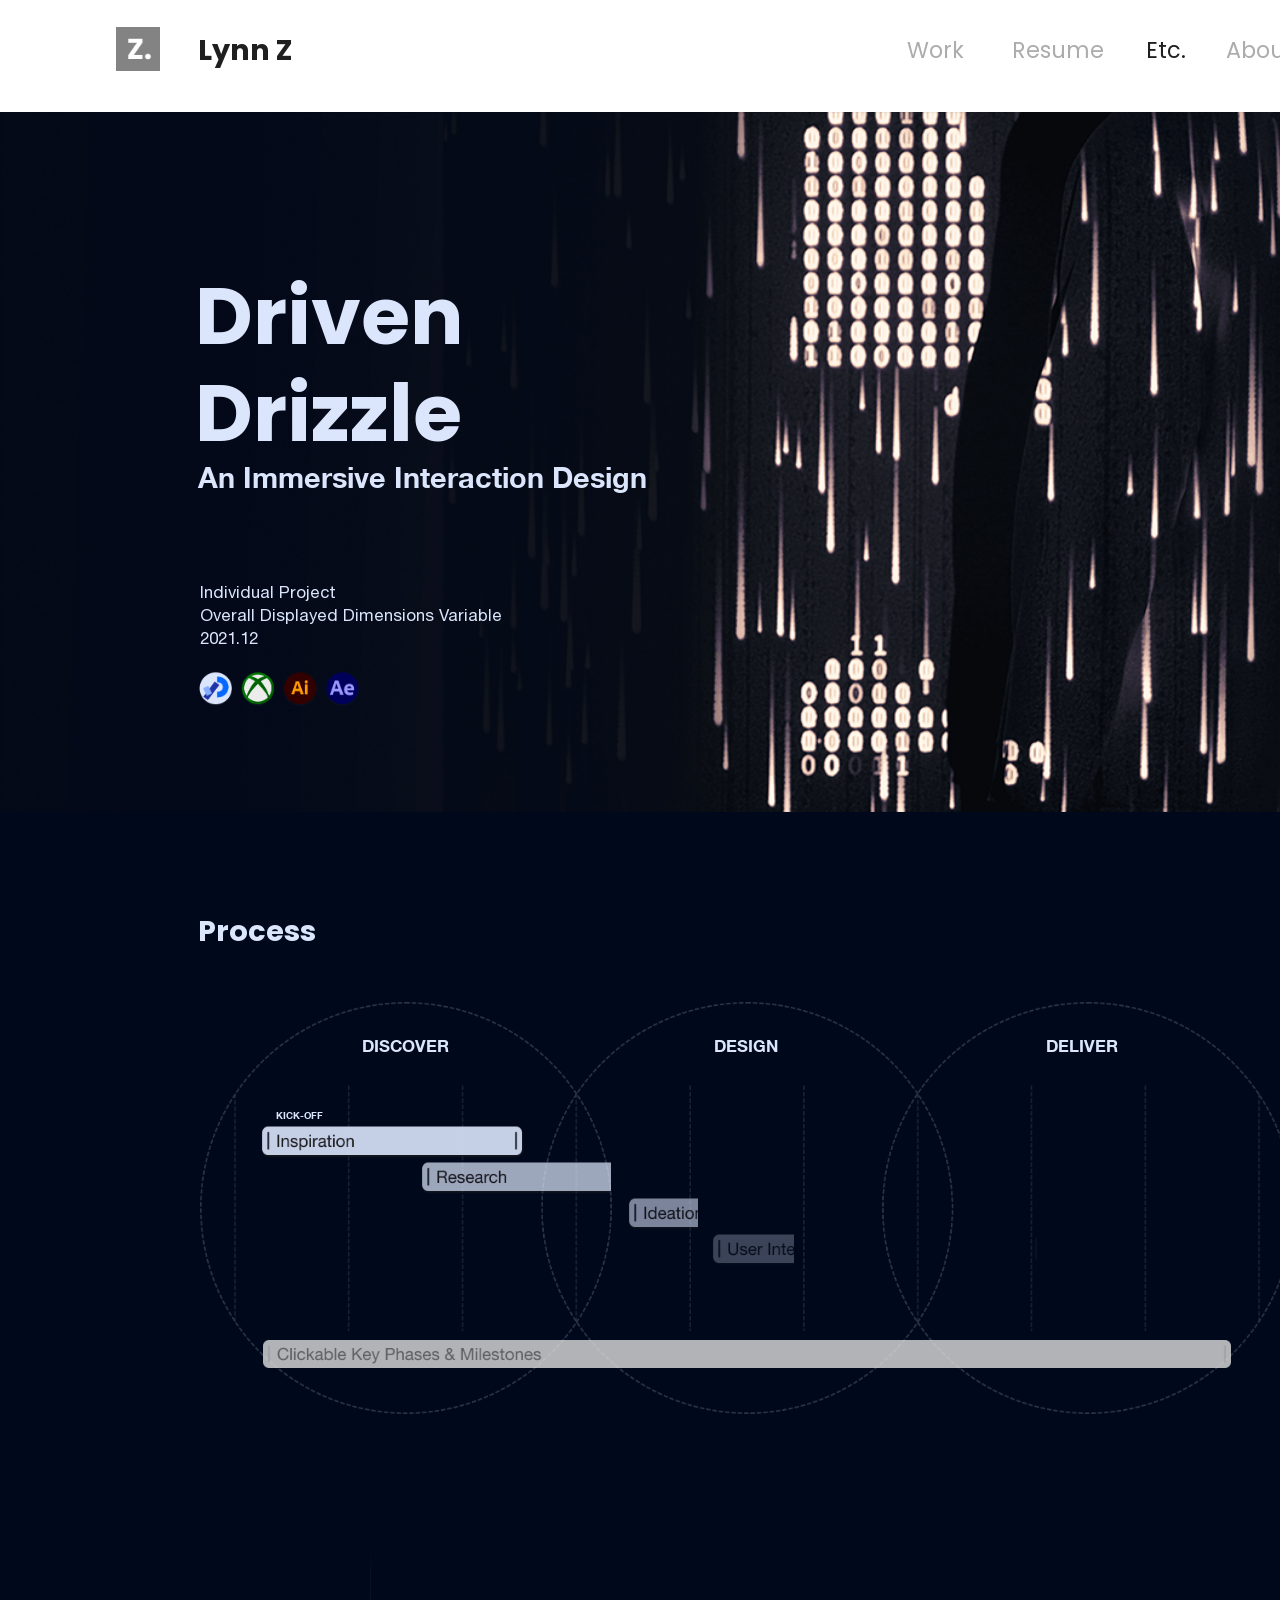
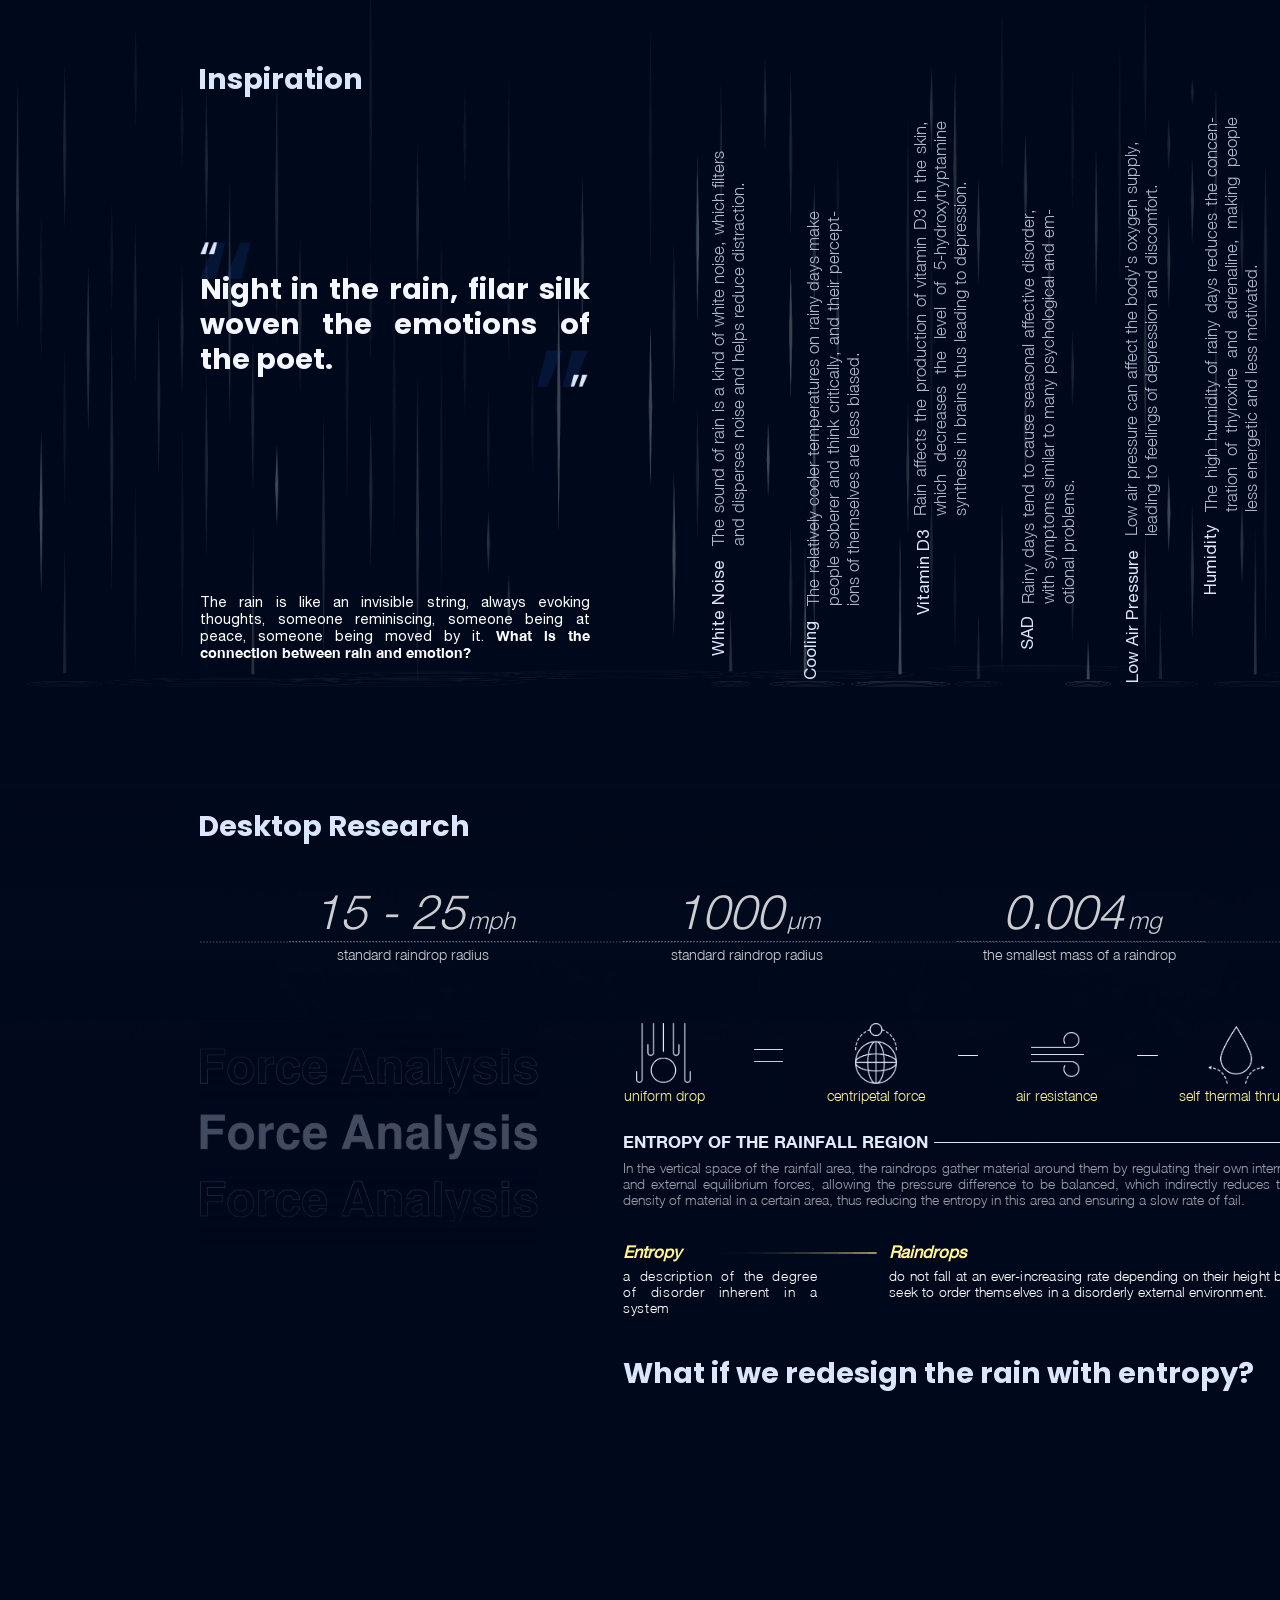
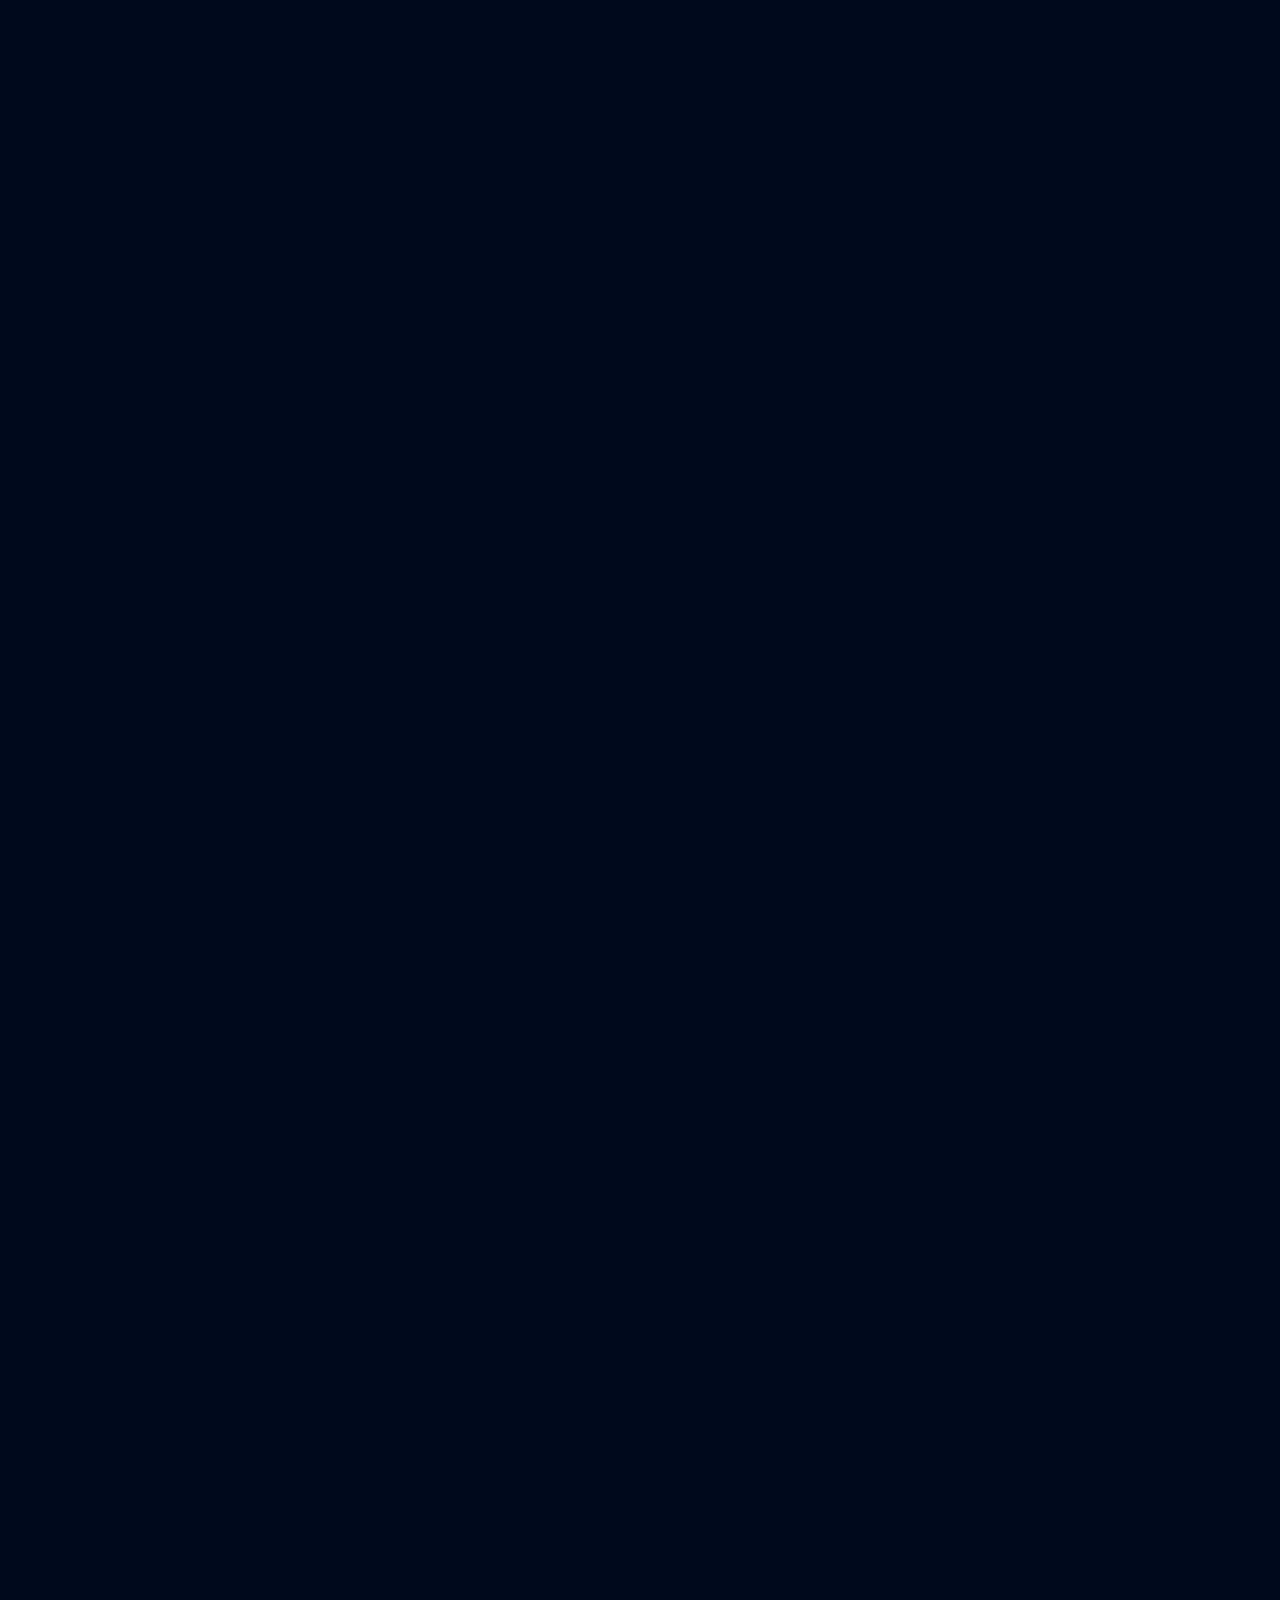
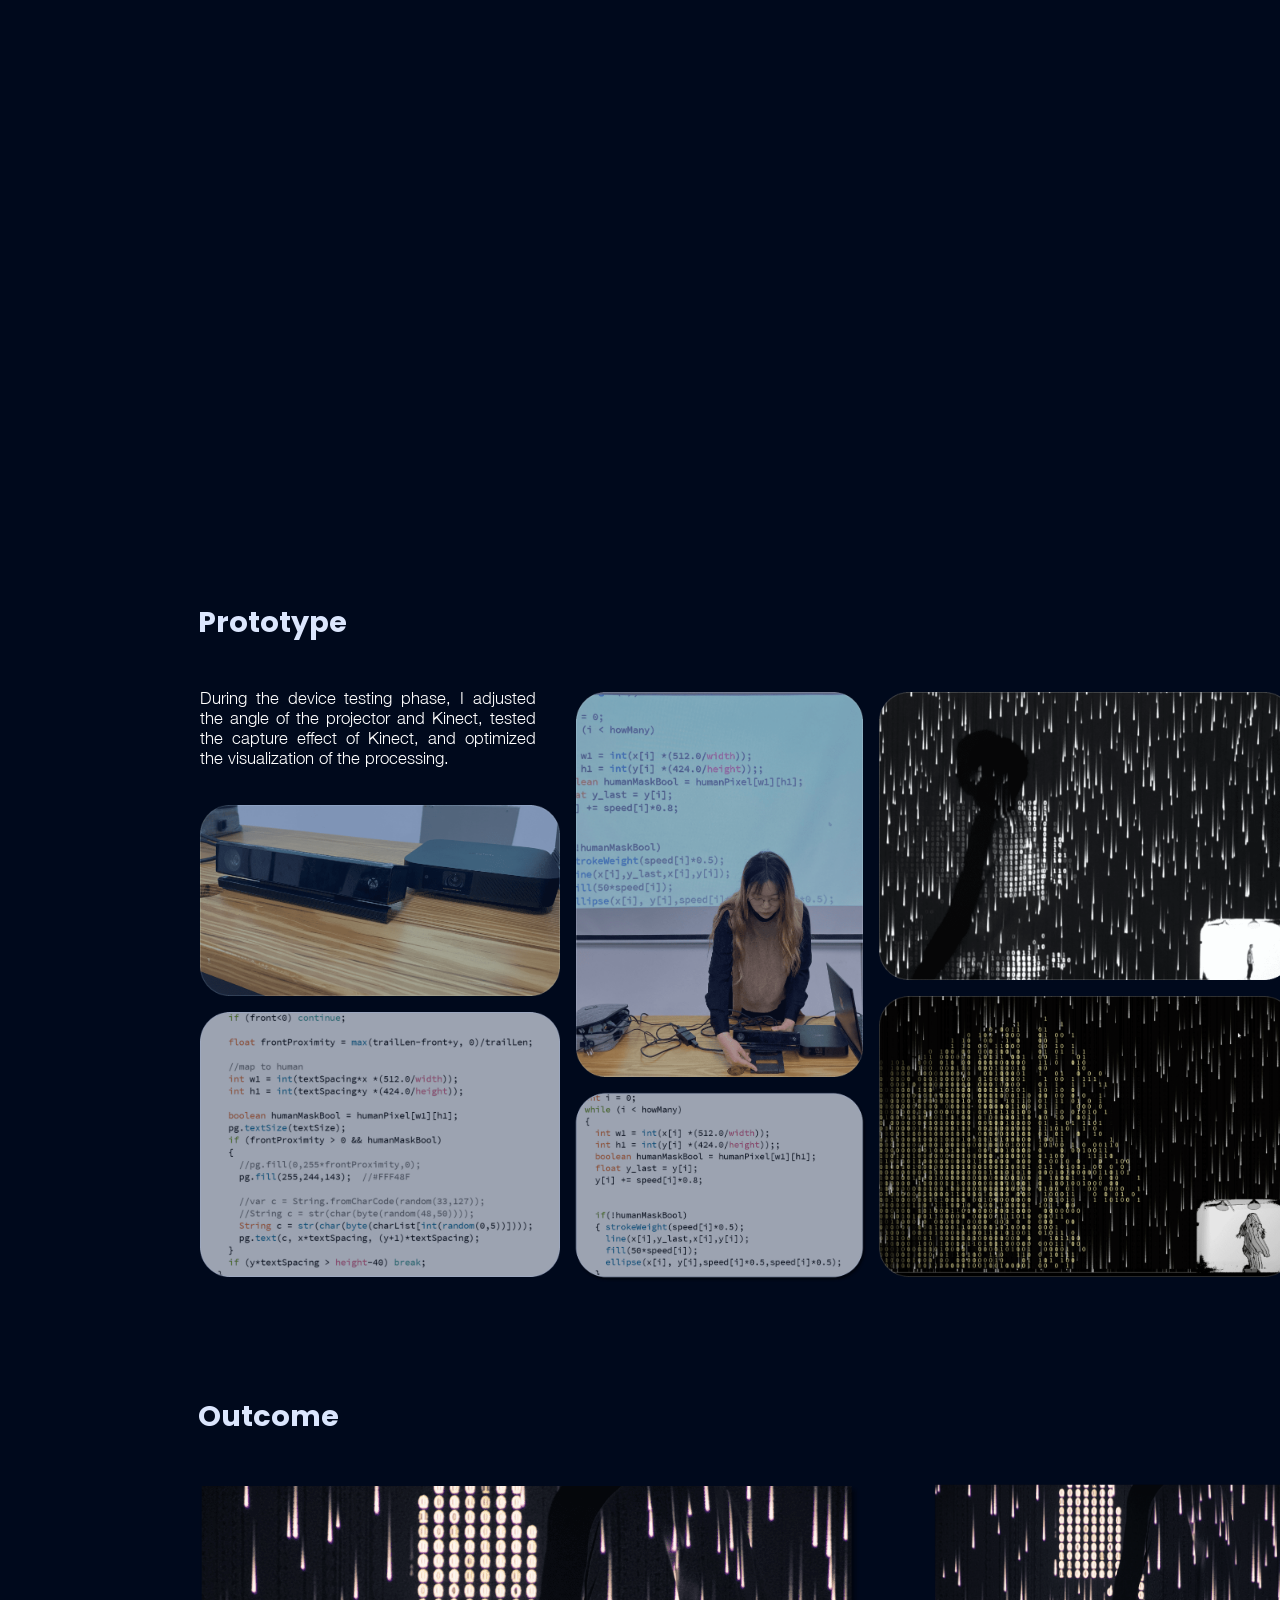
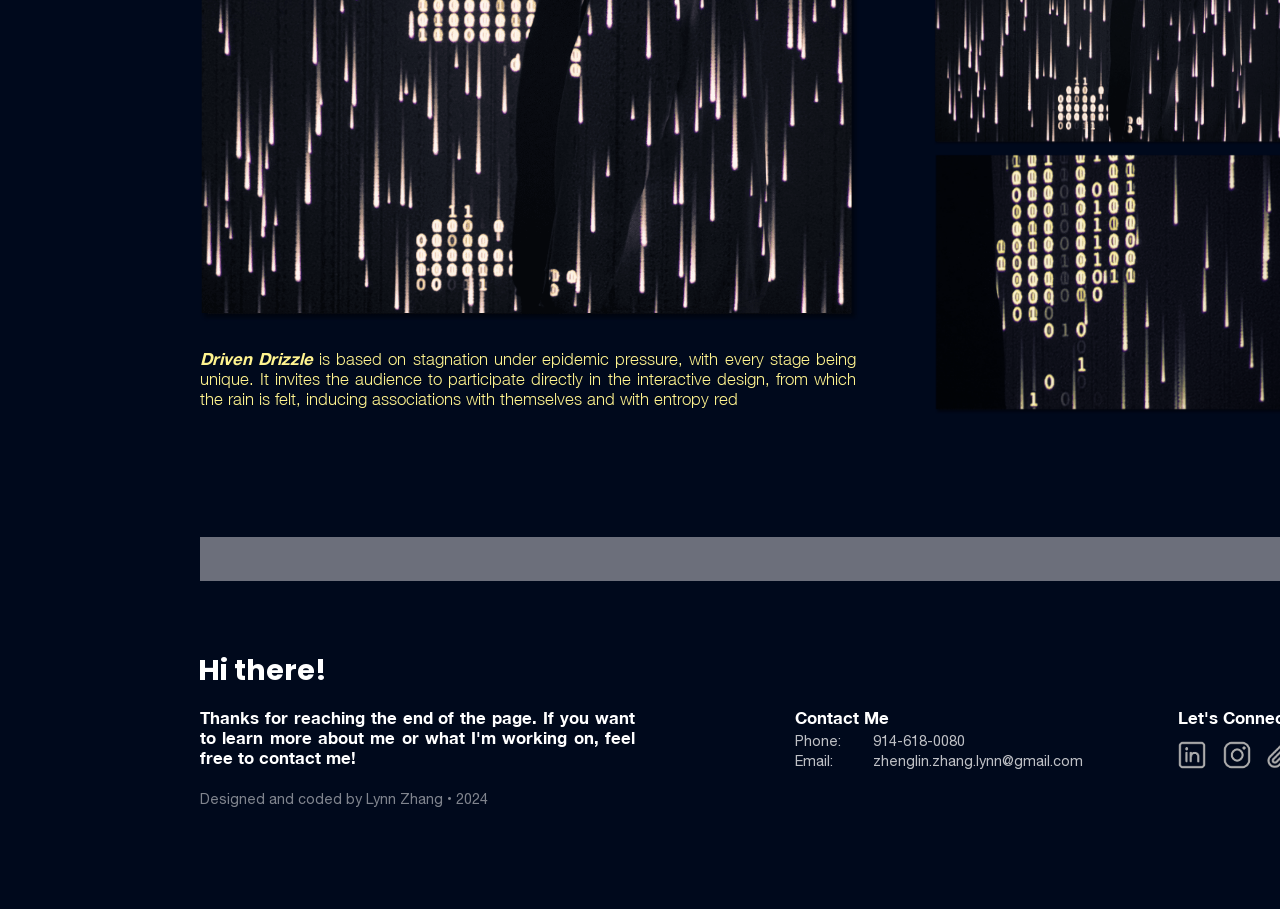
<file: driven.html>
<!DOCTYPE html>
<html lang="en">

<head>
    <meta charset="utf-8">
    <meta name="viewport" content="width=device-width, initial-scale=1.0">
    <title>Lynn Zhang | Driven Drizzle</title>
    <style>
        @font-face {
            font-family: 'Helvetica Neue';
            src: url("static/fonts/HelveticaNeue.ttf")
        }

        @font-face {
            font-family: 'Helvetica Neue Bold';
            src: url("static/fonts/HelveticaNeue-Bold.ttf")
        }

        @font-face {
            font-family: 'Helvetica Neue Light';
            src: url("static/fonts/HelveticaNeue-Light.ttf")
        }
    </style>
    <link rel="shortcut icon" href="static/image/cover/favicon.ico">
    <link rel="preconnect" href="https://fonts.googleapis.com">
    <link rel="preconnect" href="https://fonts.gstatic.com" crossorigin>
    <link href="https://fonts.googleapis.com/css2?family=Poppins:wght@300;400;500;700&display=swap" rel="stylesheet">
    <link href="./static/css/style.css" rel="stylesheet">
    <link href="./static/css/driven.css" rel="stylesheet">
    <link rel="stylesheet" href="./static/css/animate.css" />
</head>

<body>
    <div class="nav_work" id="nnn1">
        <div class="content">
            <a href="#" id="sy0">
                <img alt="pic" src="./static/image/common/logo.png" id="sy1"
                    style="width:44.0px;height:44.0px;margin:27.0px 0 0 116.0px;z-index:9999;opacity:1;">
                <img alt="pic" src="./static/image/driven/logo.png" id="sy2"
                    style="width:44.0px;height:44.0px;margin:27.0px 0 0 116.0px;z-index:9999;opacity:0;">
            </a>
            <img alt="pic" src="./static/image/common/click.png"
                style="width:57.6px;height:4px;margin:62.6px 0 0 906.8px;opacity: 0;" id="lig1">
            <img alt="pic" src="./static/image/common/click.png"
                style="width:91.2px;height:4px;margin:62.6px 0 0 1012.4px;opacity: 0;" id="lig2">
            <img alt="pic" src="./static/image/common/click.png"
                style="width:37.2px;height:4px;margin:62.6px 0 0 1146.4px;opacity: 0;" id="lig3">
            <img alt="pic" src="./static/image/common/click.png"
                style="width:68.2px;height:4px;margin:62.6px 0 0 1226.4px;opacity: 0;" id="lig4">
            <a href="/">
                <p class="font1" style="margin:28.6px 0 0 198.2px">Lynn Z</p>
            </a>
            <a href="/">
                <p class="font3" style="margin:33.0px 0 0 906.8px" id="lig11">Work</p>
            </a>
            <a target="_blank"
                href="https://drive.google.com/file/d/1Fj9TLvb60T07fDlUSmnbDXqyg7BCTxRq/view?usp=sharing">
                <p class="font3" style="margin:33.0px 0 0 1012.4px" id="lig22">Resume</p>
            </a>
            <a href="./etc.html">
                <p class="font2" style="margin:33.0px 0 0 1145.6px" id="lig33">Etc.</p>
            </a>
            <a href="./about.html">
                <p class="font3" style="margin:33.0px 0 0 1226.4px" id="lig44">About</p>
            </a>
        </div>
    </div>
    <div id="page0">
        <div class="content">
            <img alt="pic" src="./static/image/driven/page0_back.png"
                style="width:1494.0px;height:700.0px;margin:0 0 0 0;">
            <p class="font1" style="margin:156.0px 0 0 195.2px;width:256.4px;">Driven Drizzle</p>
            <p class="font2" style="margin:347.6px 0 0 198.4px">An Immersive Interaction Design</p>
            <p class="font3" style="margin:470.0px 0 0 200px">Individual Project</p>
            <p class="font3" style="margin:493.2px 0 0 200px">Overall Displayed Dimensions Variable</p>
            <p class="font3" style="margin:516.4px 0 0 200px">2021.12</p>
            <img alt="pic" src="./static/image/driven/page0_software.png"
                style="width:165.2px;height:39.2px;margin:557.6px 0 0 196.4px">
            <!-- <a href="./static/pdf/Driven_Drizzle.pdf" target="_blank" id="pdf">
                <img alt="pic" src="./static/image/driven/page0_pdf.png" id="a1"
                    style="width:28.4px;height:28.4px;margin:304.8px 0 0 476.4px;opacity: 1;">
                <img alt="pic" src="./static/image/driven/page0_pdf_hover.png" id="a2"
                    style="width:28.4px;height:28.4px;margin:304.8px 0 0 476.4px;opacity: 0;">
            </a> -->
        </div>
    </div>
    <div class="ps" style="display: none;" id="nnn2">
        <img alt="pic" src="./static/image/common/line.png"
            style="height:1px;width:100%;margin:95.0px 0 0 0;opacity: 0.6;position: absolute;">
        <div class="content">
            <a href="javascript:void(0);" onclick="discover()">
                <img alt="pic" src="./static/image/common/discover.png" id="dis1"
                    style="width:88.8px;margin:28.6px 0 0 338.0px;position: absolute;">
                <img alt="pic" src="./static/image/common/discover1.png" id="dis"
                    style="width:88.8px;margin:28.6px 0 0 338.0px;position: absolute;display: none;">
            </a>
            <a href="javascript:void(0);" onclick="design()">
                <img alt="pic" src="./static/image/common/design.png" id="des1"
                    style="width:65.6px;margin:27.0px 0 0 714.4px;position: absolute;">
                <img alt="pic" src="./static/image/common/design1.png" id="des"
                    style="width:65.6px;margin:27.0px 0 0 714.4px;position: absolute;display: none;">
            </a>
            <a href="javascript:void(0);" onclick="deliver()">
                <img alt="pic" src="./static/image/common/deliver.png" id="del1"
                    style="width:72.8px;margin:27.0px 0 0 1075.2px;position: absolute;">
                <img alt="pic" src="./static/image/common/deliver1.png" id="del"
                    style="width:72.8px;margin:27.0px 0 0 1075.2px;position: absolute;display: none;">
            </a>
            <a href="#" id="sl0">
                <img alt="pic" src="./static/image/common/logo.png" id="sl1"
                    style="width:44.0px;height:44.0px;margin:27.0px 0 0 116.0px;position: absolute;z-index:9999;opacity:1;">
                <img alt="pic" src="./static/image/driven/logo.png" id="sl2"
                    style="width:44.0px;height:44.0px;margin:27.0px 0 0 116.0px;position: absolute;z-index:9999;opacity:0;">
            </a>
            <img alt="pic" src="./static/image/driven/lll.png" id="lll3"
                style="height:2px;width:364.8px;margin:93.5px 0 0 929.4px;opacity: 0;position: absolute;">
            <img alt="pic" src="./static/image/driven/lll.png" id="lll2"
                style="height:2px;width:364.8px;margin:93.5px 0 0 564.6px;opacity: 0;position: absolute;">
            <img alt="pic" src="./static/image/driven/lll.png" id="lll1"
                style="height:2px;width:364.8px;margin:93.5px 0 0 199.8px;opacity: 0;position: absolute;">
        </div>
    </div>
    <div id="process">
        <div class="wow animate__fadeInUp" data-wow-duration="1.2s" data-wow-delay="0s" data-wow-offset="100">
            <div class="content">
                <p class="title" style="margin:98px 0 0 198px;">Process</p>
                <p class="font1" style="margin:224.0px 0 0 361.6px;">DISCOVER</p>
                <p class="font1" style="margin:224.0px 0 0 714.4px;">DESIGN</p>
                <p class="font1" style="margin:224.0px 0 0 1046.0px;">DELIVER</p>
                <p class="font2" style="margin:297.6px 0 0 276.0px;">KICK-OFF</p>
                <img alt="pic" src="./static/image/driven/process.png"
                    style="height:412.0px;width:1094.0px;margin:190px 0 0 200.0px">
                <img alt="pic" src="./static/image/common/kp.png" style="width: 967.6px;margin:527.6px 0 0 263.2px">
                <div style="position:absolute;height:35.2px;width:0;margin:312.4px 0 0 258.8px;overflow: hidden;"
                    id="pp1">
                    <a href="#" id="p_r">
                        <img alt="pic" id="p_r1" src="./static/image/driven/process_h.png"
                            style="height:35.2px;width:267.6px;margin: 0 0 0 0;opacity:0">
                        <img alt="pic" id="p_r2" src="./static/image/driven/process_ins_h.png"
                            style="height:35.2px;width:267.6px;margin: 0 0 0 0;opacity:0">
                    </a>
                </div>
                <div style="position:absolute;height:35.2px;width:0;margin:348.4px 0 0 419.2px;overflow: hidden;"
                    id="pp2">
                    <a href="#" id="p_e">
                        <img alt="pic" id="p_e1" src="./static/image/driven/process_re.png"
                            style="height:35.2px;width:267.6px;margin: 0 0 0 0;opacity:0">
                        <img alt="pic" id="p_e2" src="./static/image/driven/process_re_h.png"
                            style="height:35.2px;width:267.6px;margin: 0 0 0 0;opacity:0">
                    </a>
                </div>
                <div style="position:absolute;height:35.2px;width:0;margin:384.4px 0 0 626.0px;overflow: hidden;"
                    id="pp3">
                    <a href="#" id="p_w">
                        <img alt="pic" id="p_w1" src="./static/image/driven/process_idea.png"
                            style="height:35.2px;width:128.0px;margin: 0 0 0 0;opacity:0">
                        <img alt="pic" id="p_w2" src="./static/image/driven/process_idea_h.png"
                            style="height:35.2px;width:128.0px;margin: 0 0 0 0;opacity:0">
                    </a>
                </div>
                <div style="position:absolute;height:35.2px;width:0;margin:420.4px 0 0 709.6px;overflow: hidden;"
                    id="pp4">
                    <a href="#" id="p_s">
                        <img alt="pic" id="p_s1" src="./static/image/driven/process_user.png"
                            style="height:35.2px;width:322.0px;margin: 0 0 0 0;opacity:0">
                        <img alt="pic" id="p_s2" src="./static/image/driven/process_user_h.png"
                            style="height:35.2px;width:322.0px;margin: 0 0 0 0;opacity:0">
                    </a>
                </div>
                <div style="position:absolute;height:35.2px;width:0;margin:420.4px 0 0 1032.4px;overflow: hidden;"
                    id="pp5">
                    <a href="#" id="p_i">
                        <img alt="pic" id="p_i1" src="./static/image/driven/process_pro.png"
                            style="height:35.2px;width:128.0px;margin: 0 0 0 0;opacity:0">
                        <img alt="pic" id="p_i2" src="./static/image/driven/process_pro_h.png"
                            style="height:35.2px;width:128.0px;margin: 0 0 0 0;opacity:0">
                    </a>
                </div>
                <div style="position:absolute;height:35.2px;width:0;margin:456.4px 0 0 1106.8px;overflow: hidden;"
                    id="pp6">
                    <a href="#" id="p_f">
                        <img alt="pic" id="p_f1" src="./static/image/driven/process_feed.png"
                            style="height:35.2px;width:128.0px;margin: 0 0 0 0;opacity:0">
                        <img alt="pic" id="p_f2" src="./static/image/driven/process_feed_h.png"
                            style="height:35.2px;width:128.0px;margin: 0 0 0 0;opacity:0">
                    </a>
                </div>
            </div>
        </div>
    </div>
    <div id="page1">
        <div class="wow animate__fadeInUp" data-wow-duration="1.2s" data-wow-delay="0s" data-wow-offset="100">
            <div class="content">
                <img alt="pic" src="./static/image/driven/page1_rain.png"
                    style="width:1441.3px;height:747.2px;margin:0 0 0 15.6px;">
                <p class="title" style="margin:117.6px 0 0 198.2px;">Inspiration</p>
                <img alt="pic" src="./static/image/driven/page1_up.png"
                    style="width:60.8px;height:224.0px;margin:246.0px 0 0 195.6px;">
                <img alt="pic" src="./static/image/driven/page1_down.png"
                    style="width:60.8px;height:224.0px;margin:354.0px 0 0 531.6px;">
                <p class="font1" style="margin:332.0px 0 0 199.6px;">Night in the rain, filar silk woven the emotions of
                    the
                    poet.</p>
                <div class="font2" style="margin:653.2px 0 0 200.0px;">The rain is like an invisible string, always
                    evoking
                    thoughts, someone reminiscing, someone being at peace, someone being moved by it. <p
                        style="display: inline;font-family: 'Helvetica Neue Bold', sans-serif;">What is the connection
                        between rain and emotion?</p>
                </div>
                <p class="font3" style="margin:657.6px 0 0 670.0px;">White Noise</p>
                <p class="font3" style="margin:699.6px 0 0 780.0px;">Cooling</p>
                <p class="font3" style="margin:621.6px 0 0 880.0px;">Vitamin D3</p>
                <p class="font3" style="margin:682.6px 0 0 1010.0px;">SAD</p>
                <p class="font3" style="margin:665.6px 0 0 1065.0px;">Low Air Pressure</p>
                <p class="font3" style="margin:609.6px 0 0 1175.0px;">Humidity</p>
                <p class="font3" style="margin:659.6px 0 0 1250.0px;">Negative Air Ion</p>
                <p class="font4" style="margin:388.0px 0 0 530.0px;">The sound of rain is a kind of white noise, which
                    filters and disperses noise and helps reduce distraction.</p>
                <p class="font4" style="margin:438.0px 0 0 635.0px;">The relatively cooler temperatures on rainy days
                    make
                    people soberer and think critically, and their percept- ions of themselves are less biased.</p>
                <p class="font4" style="margin:348.0px 0 0 742.0px;">Rain affects the production of vitamin D3 in the
                    skin,
                    which decreases the level of 5-hydroxytryptamine synthesis in brains thus leading to depression.</p>
                <p class="font4" style="margin:436.0px 0 0 850.0px;">Rainy days tend to cause seasonal affective
                    disorder,
                    with symptoms similar to many psychological and em- otional problems.</p>
                <p class="font4" style="margin:378.0px 0 0 943.0px;">Low air pressure can affect the body's oxygen
                    supply,
                    leading to feelings of depression and discomfort.</p>
                <p class="font4" style="margin:344.0px 0 0 1033.0px;">The high humidity of rainy days reduces the
                    concen-
                    tration of thyroxine and adrenaline, making people less energetic and less motivated.</p>
                <p class="font4" style="margin:368.0px 0 0 1132.0px;">Lightning and rain produce large amounts of
                    negative
                    ions, which are beneficial to the functioning of the body system and have a soothing and hypnotic
                    effect.</p>
            </div>
        </div>
    </div>
    <div id="page2">
        <div id="ddd">
            <div class="wow animate__fadeInUp" data-wow-duration="1.2s" data-wow-delay="0s" data-wow-offset="100">
                <div class="content">
                    <p class="title" style="margin:53.6px 0 0 198.2px;">Desktop Research</p>
                    <img alt="pic" src="./static/image/driven/page2_al.png"
                        style="width:1094.0px;height:1.6px;margin:190.0px 0 0 200.0px;">
                    <img alt="pic" src="./static/image/driven/page2_equal.png"
                        style="width:28.8px;height:12.8px;margin:298.2px 0 0 754.4px;">
                    <img alt="pic" src="./static/image/driven/page2_sub.png"
                        style="width:20.8px;height:0.8px;margin:304.2px 0 0 957.6px;">
                    <img alt="pic" src="./static/image/driven/page2_sub.png"
                        style="width:20.8px;height:0.8px;margin:304.2px 0 0 1137.2px;">
                    <img alt="pic" src="./static/image/driven/page2_force.png"
                        style="width:343.6px;height:220.4px;margin:272.0px 0 0 196.0px;">
                    <img alt="pic" src="./static/image/driven/page2_f.png"
                        style="width:342.0px;height:47.6px;margin:361.2px 0 0 196.8px;">
                    <img alt="pic" src="./static/image/driven/page2_icon1.png"
                        style="width:55.0px;height:60.2px;margin:272.1px 0 0 636.3px;">
                    <img alt="pic" src="./static/image/driven/page2_icon2.png"
                        style="width:42.3px;height:60.2px;margin:272.3px 0 0 855.1px;">
                    <img alt="pic" src="./static/image/driven/page2_icon3.png"
                        style="width:52.9px;height:45.1px;margin:280.9px 0 0 1031.1px;">
                    <img alt="pic" src="./static/image/driven/page2_icon4.png"
                        style="width:56.2px;height:57.5px;margin:275.0px 0 0 1208.4px;">
                    <img alt="pic" src="./static/image/driven/page2_arrpw.png"
                        style="width:180.4px;height:2.4px;margin:500.8px 0 0 696.8px;">
                    <img alt="pic" src="./static/image/driven/page2_line.png"
                        style="width:360.4px;height:0.8px;margin:391.0px 0 0 934.0px;">
                    <img alt="pic" src="./static/image/driven/page2_line1.png"
                        style="width:248.0px;height:0.8px;margin:190.0px 0 0 289.2px;">
                    <img alt="pic" src="./static/image/driven/page2_line1.png"
                        style="width:248.0px;height:0.8px;margin:190.0px 0 0 623.2px;">
                    <img alt="pic" src="./static/image/driven/page2_line1.png"
                        style="width:248.0px;height:0.8px;margin:190.0px 0 0 957.2px;">
                    <p class="font1" style="margin:132.0px 0 0 313.4px;">15 - 25</p>
                    <p class="font1" style="margin:132.0px 0 0 675.0px;">1000</p>
                    <p class="font1" style="margin:132.0px 0 0 1003.0px;">0.004</p>
                    <p class="font2" style="margin:154.8px 0 0 467.8px;">mph</p>
                    <p class="font2" style="margin:154.8px 0 0 786.6px;">μm</p>
                    <p class="font2" style="margin:154.8px 0 0 1128.2px;">mg</p>
                    <p class="font3" style="margin:194.8px 0 0 337.4px;">standard raindrop radius</p>
                    <p class="font3" style="margin:194.8px 0 0 671.4px;">standard raindrop radius</p>
                    <p class="font3" style="margin:194.8px 0 0 983.4px;">the smallest mass of a raindrop</p>
                    <p class="font4" style="margin:336.2px 0 0 624.2px;">uniform drop</p>
                    <p class="font4" style="margin:336.2px 0 0 826.8px;">centripetal force</p>
                    <p class="font4" style="margin:336.2px 0 0 1015.6px;">air resistance</p>
                    <p class="font4" style="margin:336.2px 0 0 1179.2px;">self-thermal thrust</p>
                    <p class="font5" style="margin:381.2px 0 0 622.8px;">ENTROPY OF THE RAINFALL REGION</p>
                    <p class="font6" style="margin:491.2px 0 0 622.8px;">Entropy</p>
                    <p class="font6" style="margin:491.2px 0 0 888.8px;">Raindrops</p>
                    <p class="font7" style="margin:601.2px 0 0 623.2px;">What if we redesign the rain with entropy?</p>
                    <p class="font8" style="margin:409.2px 0 0 623.2px;">In the vertical space of the rainfall area, the
                        raindrops gather material around them by regulating their own internal and external equilibrium
                        forces, allowing the pressure difference to be balanced, which indirectly reduces the density of
                        material in a certain area, thus reducing the entropy in this area and ensuring a slow rate of
                        fail.
                    </p>
                    <p class="font9" style="margin:517.2px 0 0 623.2px;width:194.0px;letter-spacing: 0.62px;">a
                        description
                        of the degree of disorder inherent in a system</p>
                    <p class="font9" style="margin:517.2px 0 0 889.2px;width:404.8px;letter-spacing: 0.18px;">do not
                        fall at
                        an ever-increasing rate depending on their height but seek to order themselves in a disorderly
                        external environment.</p>
                </div>
            </div>
        </div>
    </div>
    <div id="page3">
        <div class="wow animate__fadeInUp" data-wow-duration="1.2s" data-wow-delay="0s" data-wow-offset="100">
            <div class="content">
                <p class="title" style="margin:53.6px 0 0 198.2px;">Association Map</p>
                <img alt="pic" src="./static/image/driven/page3_a.png"
                    style="width:770.4px;height:776.8px;margin:0 0 0 361.8px;">
                <img alt="pic" src="./static/image/driven/page3_sq1.png"
                    style="width:49.6px;height:20.0px;margin:162.4px 0 0 200.0px;">
                <img alt="pic" src="./static/image/driven/page3_sq2.png"
                    style="width:72.0px;height:20.0px;margin:190.4px 0 0 200.0px;">
                <img alt="pic" src="./static/image/driven/page3_up.png"
                    style="width:60.8px;height:224.0px;margin:617.2px 0 0 493.2px;">
                <img alt="pic" src="./static/image/driven/page3_down.png"
                    style="width:60.8px;height:224.0px;margin:697.2px 0 0 940.4px;">
                <p class="font1" style="margin:140.4px 0 0 198.8px">LEGEND</p>
                <p class="font2" style="margin:162.8px 0 0 208.5px">point</p>
                <p class="font2" style="margin:191px 0 0 208.5px;color:#FFF48F;">keyword</p>
                <p class="font3" style="margin:431.9px 0 0 860.0px;">Life</p>
                <p class="font3" style="margin:263.9px 0 0 697.4px;">Entropy</p>
                <p class="font3" style="margin:355.1px 0 0 562.6px;">Rain</p>
                <p class="font4" style="margin:417.1px 0 0 696.2px;">Negentropy</p>
                <p class="font4" style="margin:248.6px 0 0 836.6px;">Irreversibility</p>
                <p class="font4" style="margin:552.9px 0 0 820.3px;">Inevitability</p>
                <p class="font4" style="margin:511.1px 0 0 557.1px;">Randomness</p>
                <p class="font5" style="margin:435.1px 0 0 461.0px;width:58.4px;">Invisible
                    String</p>
                <p class="font5" style="margin:160.7px 0 0 586.6px;width:55.2px;">Uniform
                    Drop</p>
                <p class="font5" style="margin:224.7px 0 0 947px;">Disorder</p>
                <p class="font5" style="margin:604.7px 0 0 735.8px;">Disorder</p>
                <p class="font6" style="margin:286.3px 0 0 483.0px;width: 34.4px;">White
                    Noise</p>
                <p class="font6" style="margin:330.7px 0 0 973.2px;width: 64.8px;">Order
                    of Thought</p>
                <p class="font6" style="margin:457.5px 0 0 973px;width: 66px;">Behavior
                    & Wisdom</p>
                <p class="font6" style="margin:542.7px 0 0 936.8px;">Equilibrium</p>
                <p class="font7" style="margin:703.2px 0 0 497.2px;">Life Feeds On Negative Entropy!</p>
                <p class="font8" style="margin:753.2px 0 0 726.4px;">——Erwin Schrödinger &lt;What Is Life?&gt;</p>
            </div>
        </div>
    </div>
    <div id="page4">
        <div class="wow animate__fadeInUp" data-wow-duration="1.2s" data-wow-delay="0s" data-wow-offset="100">
            <div class="content">
                <p class="title" style="margin:53.6px 0 0 198.2px;">Ideation</p>
                <img alt="pic" src="./static/image/driven/page4_driven.png"
                    style="width:472.0px;height:92.8px;margin:150.8px 0 0 823.2px;">
                <img alt="pic" src="./static/image/driven/page4_ideation.png"
                    style="width:1094.0px;height:361.6px;margin:275.2px 0 0 200.0px;">
                <img alt="pic" src="./static/image/driven/page4_icon1.png"
                    style="width:33.6px;height:50.8px;margin:652.4px 0 0 292.8px;">
                <img alt="pic" src="./static/image/driven/page4_icon2.png"
                    style="width:59.5px;height:50.8px;margin:652.4px 0 0 651.4px;">
                <img alt="pic" src="./static/image/driven/page4_icon3.png"
                    style="width:49.9px;height:53.9px;margin:652.4px 0 0 999.6px;">
                <img alt="pic" src="./static/image/driven/page4_line.png"
                    style="width:264.0px;height:1.6px;margin:710.0px 0 0 269.6px;">
                <img alt="pic" src="./static/image/driven/page4_line.png"
                    style="width:264.0px;height:1.6px;margin:710.0px 0 0 614.8px;">
                <img alt="pic" src="./static/image/driven/page4_line.png"
                    style="width:264.0px;height:1.6px;margin:710.0px 0 0 960.2px;">
                <p class="font1" style="margin:139.2px 0 0 199.6px;">DRIVEN DRIZZLE</p>
                <p class="font2" style="margin:718.0px 0 0 332.4px;">Loudspeaker Box</p>
                <p class="font2" style="margin:718.0px 0 0 675.8px;">Projector + Kinect</p>
                <p class="font2" style="margin:718.0px 0 0 1033.2px;">Air Conditioner</p>
                <p class="font3" style="margin:652.0px 0 0 346.1px;">Auditory</p>
                <p class="font3" style="margin:652.0px 0 0 729.7px;">Visual</p>
                <p class="font3" style="margin:652.0px 0 0 1066.3px;">Tactile</p>
                <p class="font4" style="margin:165.2px 0 0 200.0px;">inspires participants to think about the social
                    phenomenon of stagnation due to pressures in the context of the epidemic by using rains that are
                    pursuing their equilibrium after fighting against multiple pressures.</p>
                <p class="font5" style="margin:742.8px 0 0 269.6px;">With several speakers generating surround sound, a
                    realistic rain-sounding environme- nt is created for the audience.</p>
                <p class="font5" style="margin:742.8px 0 0 615.0px;">Rain animations are shown by the project- or and
                    figures are captured by the Kinect for visualization.</p>
                <p class="font5" style="margin:742.8px 0 0 959.6px;">The air conditioner lowers the temperature,
                    creating a
                    vivid physical environment for visitors and aiding reflection.</p>
            </div>
        </div>
    </div>
    <div id="page5">
        <div class="wow animate__fadeInUp" data-wow-duration="1.2s" data-wow-delay="0s" data-wow-offset="100">
            <div class="content">
                <p class="title" style="margin:53.6px 0 0 198.2px;">User Interaction</p>
                <img alt="pic" src="./static/image/driven/page5_shi.png"
                    style="width:536.0px;height:166.8px;margin:293.2px 0 0 200.0px;">
                <img alt="pic" src="./static/image/driven/page5_l1.png"
                    style="width:10.4px;height:10.4px;margin:168.8px 0 0 816.0px;">
                <img alt="pic" src="./static/image/driven/page5_l2.png"
                    style="width:10.4px;height:10.4px;margin:168.8px 0 0 939.6px;">
                <img alt="pic" src="./static/image/driven/page5_l3.png"
                    style="width:10.4px;height:10.4px;margin:168.8px 0 0 1028.4px;">
                <img alt="pic" src="./static/image/driven/page5_l4.png"
                    style="width:10.4px;height:10.4px;margin:168.8px 0 0 1147.2px;">
                <img alt="pic" src="./static/image/driven/page5_1.png"
                    style="width:9.6px;height:20.0px;margin:218.4px 0 0 823.5px;">
                <img alt="pic" src="./static/image/driven/page5_2.png"
                    style="width:9.6px;height:20.0px;margin:302.5px 0 0 823.5px;">
                <img alt="pic" src="./static/image/driven/page5_3.png"
                    style="width:9.6px;height:20.0px;margin:395.6px 0 0 823.7px;">
                <img alt="pic" src="./static/image/driven/page5_4.png"
                    style="width:9.6px;height:20.0px;margin:488.4px 0 0 823.5px;">
                <img alt="pic" src="./static/image/driven/page5_circle.png"
                    style="width:24.0px;height:24.0px;margin:216.8px 0 0 816.0px;">
                <img alt="pic" src="./static/image/driven/page5_circle.png"
                    style="width:24.0px;height:24.0px;margin:301.2px 0 0 816.0px;">
                <img alt="pic" src="./static/image/driven/page5_circle.png"
                    style="width:24.0px;height:24.0px;margin:394.0px 0 0 816.0px;">
                <img alt="pic" src="./static/image/driven/page5_circle.png"
                    style="width:24.0px;height:24.0px;margin:486.8px 0 0 816.0px;">
                <img alt="pic" src="./static/image/driven/page5_g1.png"
                    style="width:40.8px;height:40.7px;margin:208.8px 0 0 859.2px;">
                <img alt="pic" src="./static/image/driven/page5_g2.png"
                    style="width:40.8px;height:40.7px;margin:293.2px 0 0 859.2px;">
                <img alt="pic" src="./static/image/driven/page5_g3.png"
                    style="width:40.8px;height:40.7px;margin:386.0px 0 0 859.2px;">
                <img alt="pic" src="./static/image/driven/page5_g4.png"
                    style="width:40.8px;height:40.7px;margin:478.8px 0 0 859.2px;">
                <p class="font1" style="margin:139.2px 0 0 199.6px;">DRIVEN DRIZZLE</p>
                <p class="font2" style="margin:165.2px 0 0 200.0px;">is an interactive design designed to experiment
                    with
                    modern digital technology, combining auditory, visual, and tactile immersive experi- ences to
                    stimulate
                    participants' thoughts.</p>
                <p class="font3" style="margin:207.2px 0 0 918.8px;">Participants engage in interaction.</p>
                <p class="font3" style="margin:283.2px 0 0 918.8px;">The Kinect transmits signals to the processing.</p>
                <p class="font3" style="margin:376.0px 0 0 918.8px;">Visualisation and audio transmit to the devices.
                </p>
                <p class="font3" style="margin:468.8px 0 0 918.8px;">Participants are provoked to think.</p>
                <p class="font4" style="margin:165.2px 0 0 833.6px;">Participants</p>
                <p class="font4" style="margin:165.2px 0 0 957.2px;">Kinect</p>
                <p class="font4" style="margin:165.2px 0 0 1046.0px;">Processing</p>
                <p class="font4" style="margin:165.2px 0 0 1165.8px;">Speaker + Projector</p>
                <p class="font5" style="margin:234.0px 0 0 918.8px;">Participants are Captured by the Kinect.</p>
                <p class="font5" style="margin:310.4px 0 0 918.8px;">The Kinect is connected to a computer with
                    Processing
                    and the visualization of the figure after the recognition is set up.</p>
                <p class="font5" style="margin:403.2px 0 0 918.8px;">The visualization is processed by processing and
                    the
                    corres-ponding audio is transmitted to the speakers and projector.</p>
                <p class="font5" style="margin:496.0px 0 0 918.8px;">The atmosphere created by visualization and sound
                    allows participants to immerse themselves in the life of rain.</p>
            </div>
        </div>
    </div>
    <div id="page6">
        <div class="wow animate__fadeInUp" data-wow-duration="1.2s" data-wow-delay="0s" data-wow-offset="100">
            <div class="content">
                <p class="title" style="margin:53.6px 0 0 198.2px;">Prototype</p>
                <img alt="pic" src="./static/image/driven/page6_prototype1.png"
                    style="width:360.0px;height:191.6px;margin:257.2px 0 0 200.0px;">
                <img alt="pic" src="./static/image/driven/page6_code1.png"
                    style="width:360.0px;height:264.8px;margin:464.8px 0 0 200.0px;">
                <img alt="pic" src="./static/image/driven/page6_code2.png"
                    style="width:294.0px;height:191.2px;margin:544.4px 0 0 574.0px;">
                <img alt="pic" src="./static/image/driven/page6_prototype2.png"
                    style="width:286.8px;height:385.6px;margin:144.0px 0 0 576.0px;">
                <img alt="pic" src="./static/image/driven/page6_testing1.png"
                    style="width:415.2px;height:288.8px;margin:144.0px 0 0 878.8px;">
                <img alt="pic" src="./static/image/driven/page6_testing2.png"
                    style="width:415.2px;height:280.8px;margin:448.8px 0 0 878.8px;">
                <p class="font1" style="margin:140.4px 0 0 200.0px;">During the device testing phase, I adjusted the
                    angle
                    of the projector and Kinect, tested the capture effect of Kinect, and optimized the visualization of
                    the
                    processing.</p>
            </div>
        </div>
    </div>
    <div id="page7">
        <div class="wow animate__fadeInUp" data-wow-duration="1.2s" data-wow-delay="0s" data-wow-offset="100">
            <div class="content">
                <p class="title" style="margin:53.6px 0 0 198.2px;">Outcome</p>
                <img alt="pic" src="./static/image/driven/page7_rain1.png"
                    style="width:663.2px;height:439.2px;margin:142.8px 0 0 198.0px;">
                <iframe src="https://www.youtube.com/embed/pjeXKgC1Xzg" title="YouTube video player"
                    style="width:663.2px;height:439.2px;margin:142.8px 0 0 198.0px;position:absolute;border: 0px;border-radius: 25px;"
                    allow="accelerometer; autoplay; clipboard-write; encrypted-media; gyroscope; picture-in-picture"
                    allowfullscreen></iframe>
                <img alt="pic" src="./static/image/driven/page7_rain2.png"
                    style="width:365.2px;height:261.2px;margin:142.8px 0 0 934.0px;">
                <img alt="pic" src="./static/image/driven/page7_rain3.png"
                    style="width:365.2px;height:261.2px;margin:412.8px 0 0 934.0px;">
                <div class="font1" style="margin:608.0px 0 0 199.6px;">
                    <p style="display: inline;font-family: 'Helvetica Neue Bold', sans-serif;font-style: italic;">Driven
                        Drizzle</p> is based on stagnation under epidemic pressure, with every stage being unique. It
                    invites the audience to participate directly in the interactive design, from which the rain is felt,
                    inducing associations with themselves and with entropy red
                </div>
            </div>
        </div>
    </div>
    <div id="footer1">
        <div class="content">
            <div id="end"
                style="width:1094.0px;height:44.0px;margin:64.0px 0 0 200.0px;background-color:#6c6f7b;position: absolute;">
            </div>
            <p class="font1" style="margin:176.0px 0 0 198.2px">Hi there!</p>
            <p class="font2" style="margin:234.4px 0 0 200px;width:435.0px;">Thanks for reaching the end of the page. If
                you
                want to learn more about me or what I'm working on, feel free to contact me!</p>
            <p class="font2" style="margin:234.4px 0 0 794.8px;">Contact Me</p>
            <p class="font2" style="margin:234.4px 0 0 1178.0px;">Let's Connect</p>
            <p class="font3" style="margin:316.4px 0 0 200.0px;">Designed and coded by Lynn Zhang • 2024</p>
            <p class="font4" style="margin:258.0px 0 0 794.8px;width:50px;">Phone:
                Email:</p>
            <p class="font4" style="margin:258.0px 0 0 872.8px;width:150px;">914-618-0080
                zhenglin.zhang.lynn@gmail.com</p>
            <a href="https://www.linkedin.com/in/zhenglinzhang/" target="_blank" id="linkedin"><img
                    alt="pic" src="./static/image/common/linkedin-hover.png" id="l2"
                    style="width:34.0px;margin:264.4px 0 0 1175.2px;opacity: 0;"><img alt="pic"
                    src="./static/image/common/linkedin.png" id="l1"
                    style="width:34.0px;margin:264.4px 0 0 1175.2px;opacity: 1;"></a>
            <a href="https://www.instagram.com/z__zlynn/" target="_blank" id="ins"><img alt="pic"
                    src="./static/image/common/ins-hover.png" id="i2"
                    style="width:34.0px;margin:264.4px 0 0 1219.6px;opacity: 0;">
                <img alt="pic" src="./static/image/common/ins.png" id="i1"
                    style="width:34.0px;margin:264.4px 0 0 1219.6px;opacity: 1;"></a>
            <a href="mailto:zhenglin.zhang.lynn@gmail.com" target="_blank" id="email"><img alt="pic"
                    src="./static/image/common/mail-hover.png" id="e2"
                    style="width:34.0px;margin:264.4px 0 0 1262.8px;opacity: 0;"><img alt="pic"
                    src="./static/image/common/mail.png" id="e1"
                    style="width:34.0px;margin:264.4px 0 0 1262.8px;opacity: 1;"></a>
            <div id="progress"
                style="width:1094.0px;height:22.0px;margin:64.0px 0 0 200.0px;bottom:0;position: fixed;z-index:99990;;opacity: 1">
                <div
                    style="height:22px;width:1094.0px;background-color: #dddddd;z-index:999999;position: fixed;opacity: 1;filter: blur(1px);opacity: 0.8;">
                </div>
                <div id="inner"
                    style="height:22px;width:0px;background-color:#6c6f7b;z-index:999999;position: fixed;opacity: 0.9">
                </div>
            </div>
        </div>
    </div>
    <script src="static/js/jquery.js"></script>
    <script src="https://stackpath.bootstrapcdn.com/bootstrap/4.5.2/js/bootstrap.min.js"></script>
    <script src="static/js/common.js"></script>
    <script src="https://cdnjs.cloudflare.com/ajax/libs/wow/1.1.2/wow.min.js"
        integrity="sha512-Eak/29OTpb36LLo2r47IpVzPBLXnAMPAVypbSZiZ4Qkf8p/7S/XRG5xp7OKWPPYfJT6metI+IORkR5G8F900+g=="
        crossorigin="anonymous" referrerpolicy="no-referrer"></script>
    <script>
        new WOW().init();
    </script>
    <script>
        function getPosition(element) {
            var xPosition = 0;
            var yPosition = 0;

            while (element) {
                yPosition += (element.offsetTop - element.scrollTop + element.clientTop);
                element = element.offsetParent;
            }

            return yPosition;
        }

        window.addEventListener('resize', () => {
            let end = getPosition(document.getElementById("end")) - getPosition(document.getElementById("top"))
            let height = $(window).scrollTop() + document.documentElement.clientHeight - 22;
            if (document.body.clientWidth > 1422.4 && height < end) {
                let l1 = document.getElementById("progress")
                $(l1).animate({
                    opacity: 1
                }, 0);
                let l2 = document.getElementById("inner")
                let height1 = document.documentElement.clientHeight;
                $(l2).animate({
                    width: (1094 * (height - height1) / (end - height1)).toString() + "px"
                }, 0);
            } else {
                let l1 = document.getElementById("progress")
                $(l1).animate({
                    opacity: 0
                }, 0);
            }
        });

        $(document).ready(function () {
            let end = getPosition(document.getElementById("end")) - getPosition(document.getElementById("top"))
            let height = $(window).scrollTop() + document.documentElement.clientHeight - 22;
            if (document.body.clientWidth > 1422.4 && height < end) {
                let l1 = document.getElementById("progress")
                $(l1).animate({
                    opacity: 1
                }, 0);
                let l2 = document.getElementById("inner")
                let height1 = document.documentElement.clientHeight;
                $(l2).animate({
                    width: (1094 * (height - height1) / (end - height1)).toString() + "px"
                }, 0);
            } else {
                let l1 = document.getElementById("progress")
                $(l1).animate({
                    opacity: 0
                }, 0);
            }
        });

        $(function () {
            $(window).scroll(function () {
                let end = getPosition(document.getElementById("end")) - getPosition(document.getElementById("top"))
                let height = $(window).scrollTop() + document.documentElement.clientHeight - 22;
                if (document.body.clientWidth > 1422.4 && height < end) {
                    let l1 = document.getElementById("progress")
                    $(l1).animate({
                        opacity: 1
                    }, 0);
                    let l2 = document.getElementById("inner")
                    let height1 = document.documentElement.clientHeight;
                    $(l2).animate({
                        width: (1094 * (height - height1) / (end - height1)).toString() + "px"
                    }, 0);
                } else {
                    let l1 = document.getElementById("progress")
                    $(l1).animate({
                        opacity: 0
                    }, 0);
                }
            });
        });

        var flag = 1
        var process = document.getElementById("process").offsetTop - 500;

        $(document).ready(function () {
            $(window).scroll(function () {
                if ($(window).scrollTop() > process & flag == 1) {
                    let pp1 = document.getElementById("pp1")
                    $(pp1).animate({
                        width: "267.6px"
                    }, 1000);
                    let l1 = document.getElementById("p_r1")
                    $(l1).animate({
                        opacity: 1
                    }, 2000);

                    setTimeout(() => {
                        let pp2 = document.getElementById("pp2")
                        $(pp2).animate({
                            width: "267.6px"
                        }, 2000);
                        let l2 = document.getElementById("p_e1")
                        $(l2).animate({
                            opacity: 1
                        }, 2000);
                    }, 300);

                    setTimeout(() => {
                        let pp3 = document.getElementById("pp3")
                        $(pp3).animate({
                            width: "128.0px"
                        }, 2000);
                        let l3 = document.getElementById("p_w1")
                        $(l3).animate({
                            opacity: 1
                        }, 2000);
                    }, 500);

                    setTimeout(() => {
                        let pp4 = document.getElementById("pp4")
                        $(pp4).animate({
                            width: "322.0px"
                        }, 2000);
                        let l4 = document.getElementById("p_s1")
                        $(l4).animate({
                            opacity: 1
                        }, 2000);
                    }, 900);

                    setTimeout(() => {
                        let pp5 = document.getElementById("pp5")
                        $(pp5).animate({
                            width: "128.0px"
                        }, 2000);
                        let l5 = document.getElementById("p_i1")
                        $(l5).animate({
                            opacity: 1
                        }, 2000);
                    }, 1300);

                    setTimeout(() => {
                        let pp6 = document.getElementById("pp6")
                        $(pp6).animate({
                            width: "128.0px"
                        }, 2000);
                        let l6 = document.getElementById("p_f1")
                        $(l6).animate({
                            opacity: 1
                        }, 2000);
                    }, 1600);

                    flag = 0
                }
            });
        });

        let p_r = document.getElementById("p_r")
        $(function () {
            $(p_r).on({
                mouseover: function () {
                    let l1 = document.getElementById("p_r1")
                    let l2 = document.getElementById("p_r2")
                    $(l1).animate({
                        opacity: 0
                    }, 500);
                    $(l2).animate({
                        opacity: 1
                    }, 500);
                },
                mouseout: function () {
                    let l1 = document.getElementById("p_r1")
                    let l2 = document.getElementById("p_r2")
                    $(l1).animate({
                        opacity: 1
                    }, 500);
                    $(l2).animate({
                        opacity: 0
                    }, 500);
                }
            });
        });

        let p_e = document.getElementById("p_e")
        $(function () {
            $(p_e).on({
                mouseover: function () {
                    let l2 = document.getElementById("p_e2")
                    $(l2).animate({
                        opacity: 1
                    }, 200);
                },
                mouseout: function () {
                    let l2 = document.getElementById("p_e2")
                    $(l2).animate({
                        opacity: 0
                    }, 100);
                }
            });
        });

        let p_w = document.getElementById("p_w")
        $(function () {
            $(p_w).on({
                mouseover: function () {
                    let l2 = document.getElementById("p_w2")
                    $(l2).animate({
                        opacity: 1
                    }, 200);
                },
                mouseout: function () {
                    let l2 = document.getElementById("p_w2")
                    $(l2).animate({
                        opacity: 0
                    }, 100);
                }
            });
        });

        let p_s = document.getElementById("p_s")
        $(function () {
            $(p_s).on({
                mouseover: function () {
                    let l2 = document.getElementById("p_s2")
                    $(l2).animate({
                        opacity: 1
                    }, 200);
                },
                mouseout: function () {
                    let l2 = document.getElementById("p_s2")
                    $(l2).animate({
                        opacity: 0
                    }, 100);
                }
            });
        });

        let p_i = document.getElementById("p_i")
        $(function () {
            $(p_i).on({
                mouseover: function () {
                    let l2 = document.getElementById("p_i2")
                    $(l2).animate({
                        opacity: 1
                    }, 200);
                },
                mouseout: function () {
                    let l2 = document.getElementById("p_i2")
                    $(l2).animate({
                        opacity: 0
                    }, 100);
                }
            });
        });

        let p_f = document.getElementById("p_f")
        $(function () {
            $(p_f).on({
                mouseover: function () {
                    let l2 = document.getElementById("p_f2")
                    $(l2).animate({
                        opacity: 1
                    }, 200);
                },
                mouseout: function () {
                    let l2 = document.getElementById("p_f2")
                    $(l2).animate({
                        opacity: 0
                    }, 100);
                }
            });
        });

        function toPage(index) {
            $("html,body").animate({
                scrollTop: $("#page" + index).eq(0).offset().top - 132
            }, 500);
        }

        document.getElementById("p_r").onmousedown = function () {
            toPage(1);
        }

        document.getElementById("p_e").onmousedown = function () {
            toPage(2);
        }

        document.getElementById("p_w").onmousedown = function () {
            toPage(4);
        }

        document.getElementById("p_s").onmousedown = function () {
            toPage(5);
        }

        document.getElementById("p_i").onmousedown = function () {
            toPage(6);
        }

        document.getElementById("p_f").onmousedown = function () {
            toPage(7);
        }


        function discover() {
            toPage(1);
        }

        function design() {
            toPage(4);
        }

        function deliver() {
            toPage(6);
        }

        var process1 = document.getElementById("process").offsetTop + 110;
        var page5 = document.getElementById("page4").offsetTop - 133;
        var page10 = document.getElementById("page6").offsetTop - 133;

        $(document).ready(function () {
            $(window).scroll(function () {
                if ($(window).scrollTop() > process1) {
                    document.getElementById("nnn1").style.display = "none";
                    document.getElementById("nnn2").style.display = "block";
                    if ($(window).scrollTop() < page5) {
                        document.getElementById("dis").style.display = "none";
                        document.getElementById("des").style.display = "block";
                        document.getElementById("del").style.display = "block";
                        document.getElementById("dis1").style.display = "block";
                        document.getElementById("des1").style.display = "none";
                        document.getElementById("del1").style.display = "none";
                        document.getElementById("lll1").style.opacity = 1;
                        document.getElementById("lll2").style.opacity = 0;
                        document.getElementById("lll3").style.opacity = 0;
                    } else if ($(window).scrollTop() > page10) {
                        document.getElementById("dis").style.display = "block";
                        document.getElementById("des").style.display = "block";
                        document.getElementById("del").style.display = "none";
                        document.getElementById("dis1").style.display = "none";
                        document.getElementById("des1").style.display = "none";
                        document.getElementById("del1").style.display = "block";
                        document.getElementById("lll1").style.opacity = 0;
                        document.getElementById("lll2").style.opacity = 0;
                        document.getElementById("lll3").style.opacity = 1;
                    } else {
                        document.getElementById("dis").style.display = "block";
                        document.getElementById("des").style.display = "none";
                        document.getElementById("del").style.display = "block";
                        document.getElementById("dis1").style.display = "none";
                        document.getElementById("des1").style.display = "block";
                        document.getElementById("del1").style.display = "none";
                        document.getElementById("lll1").style.opacity = 0;
                        document.getElementById("lll2").style.opacity = 1;
                        document.getElementById("lll3").style.opacity = 0;
                    }
                } else {
                    document.getElementById("nnn1").style.display = "block";
                    document.getElementById("nnn2").style.display = "none";
                }
            });
        });

        document.getElementById('sy0').addEventListener('click', function () {
            if (window.scrollY === 0) {
                location.href = '/';
            }
        });
    </script>
</body>

</html>
</file>
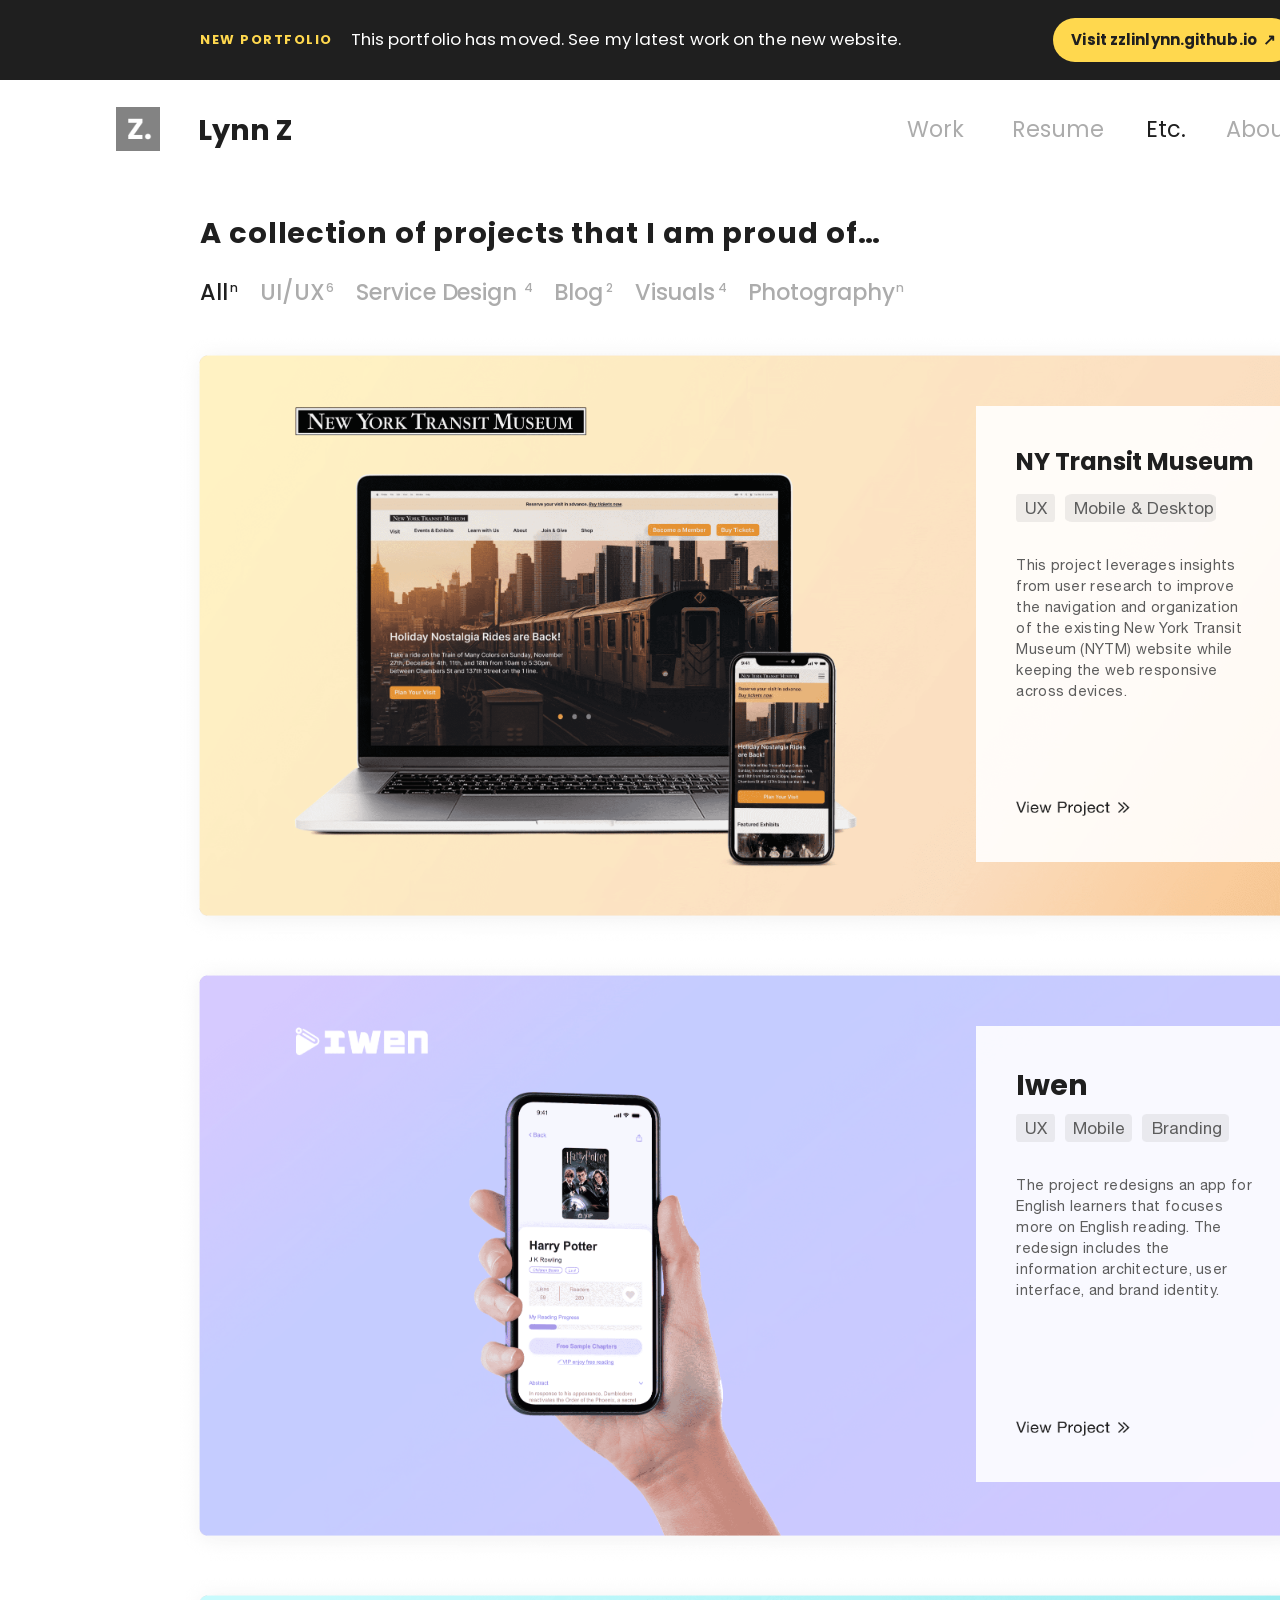
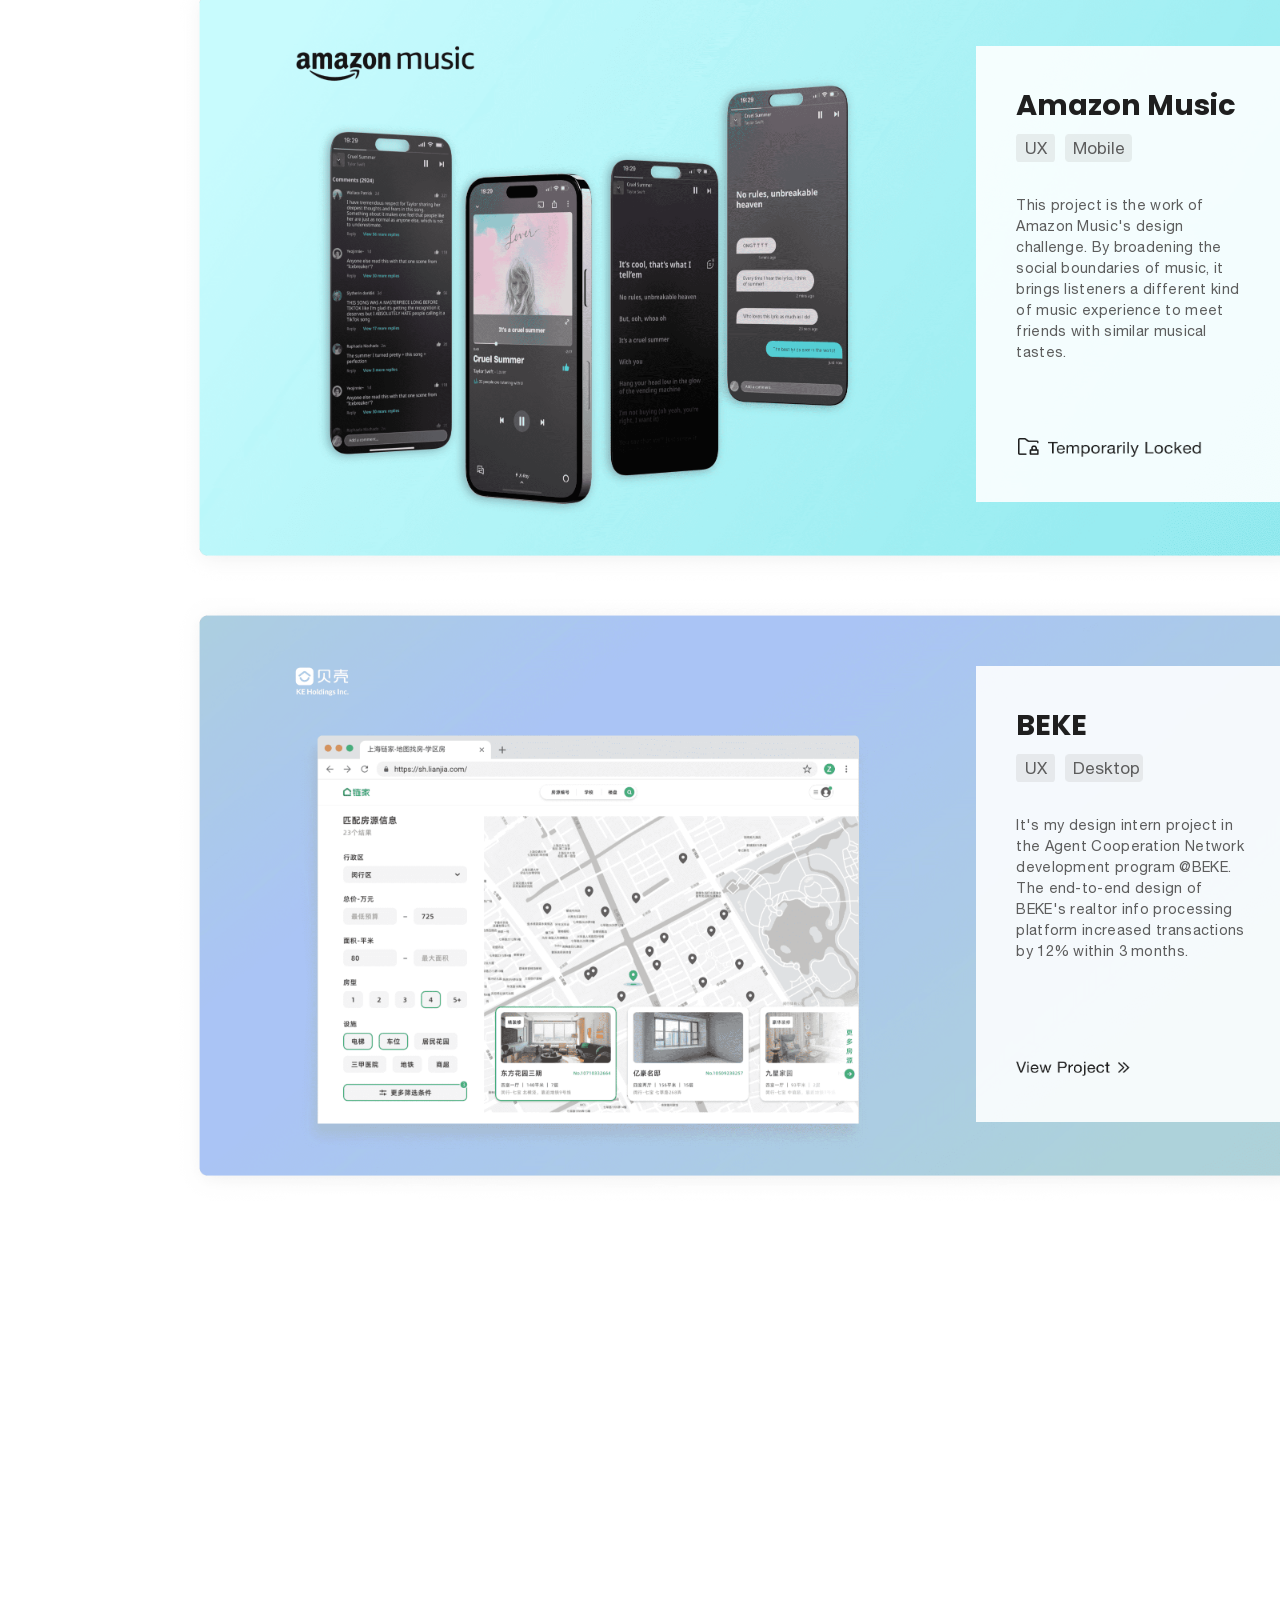
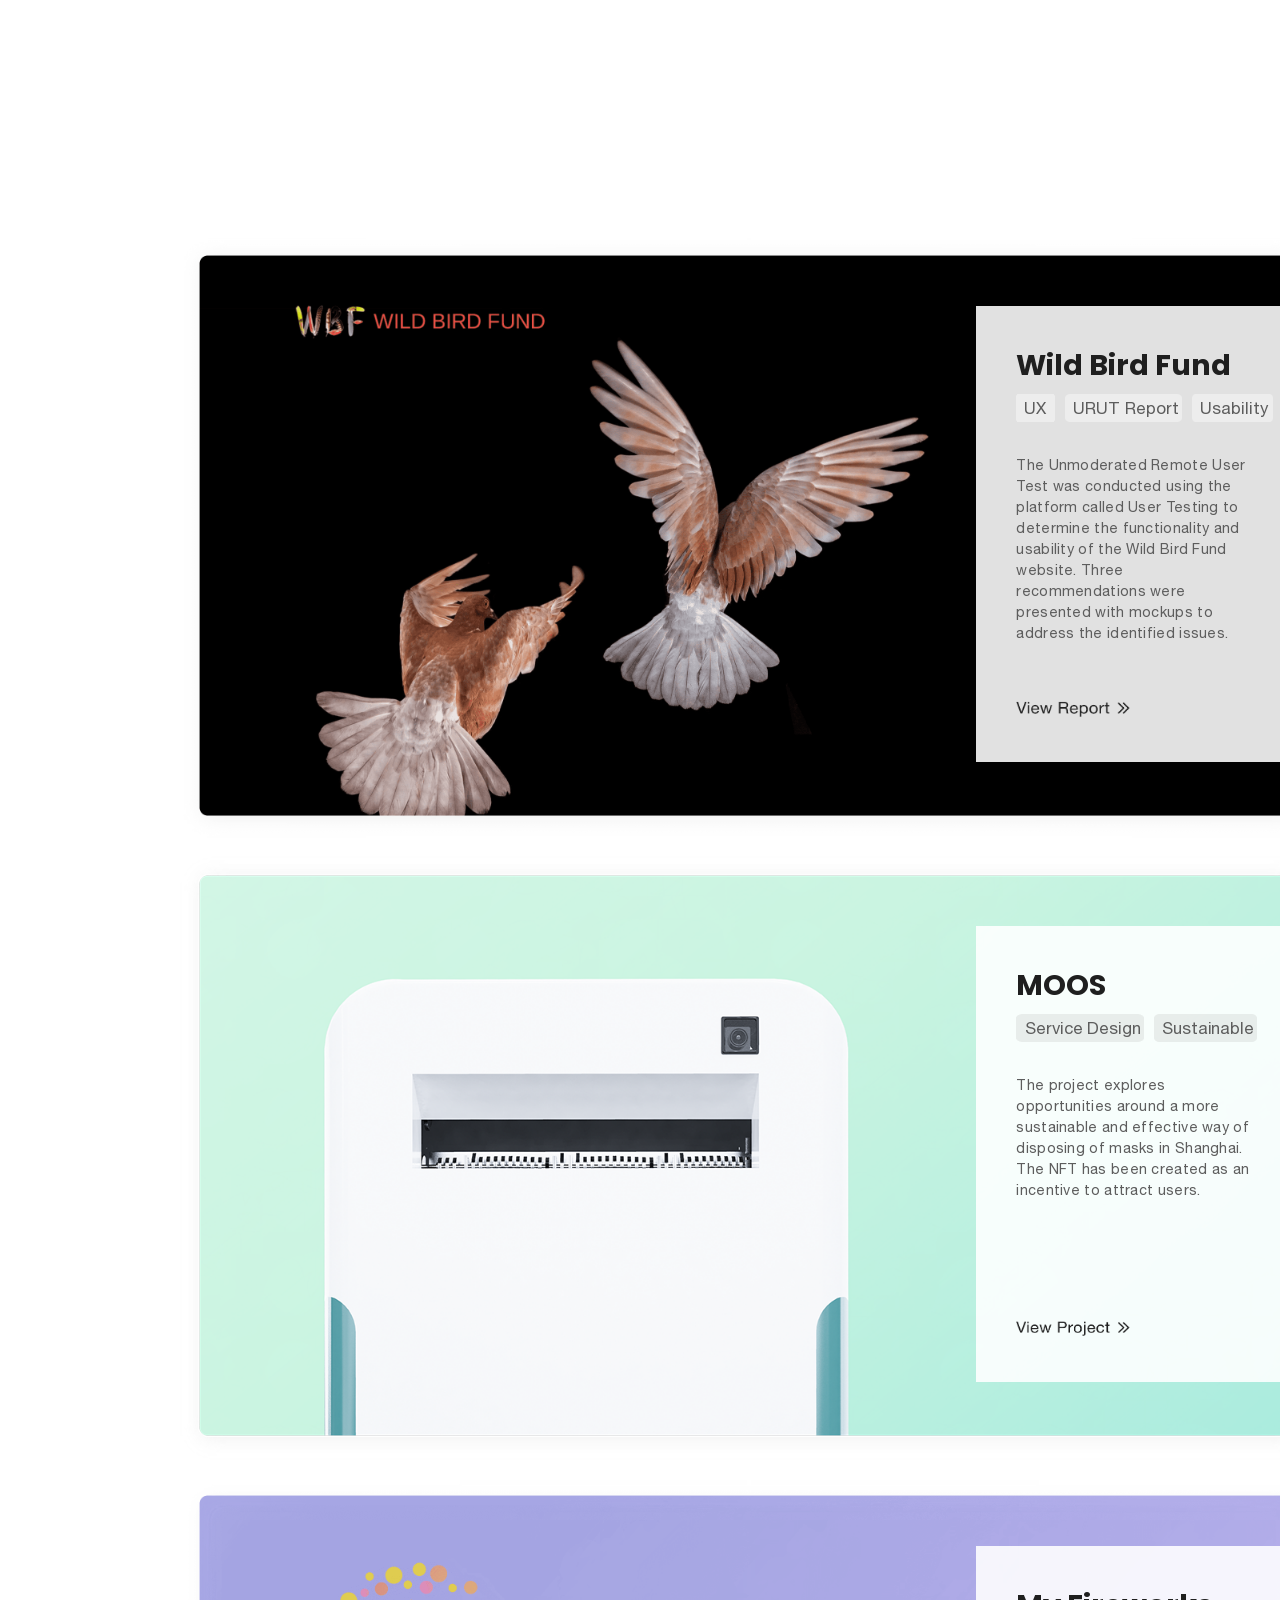
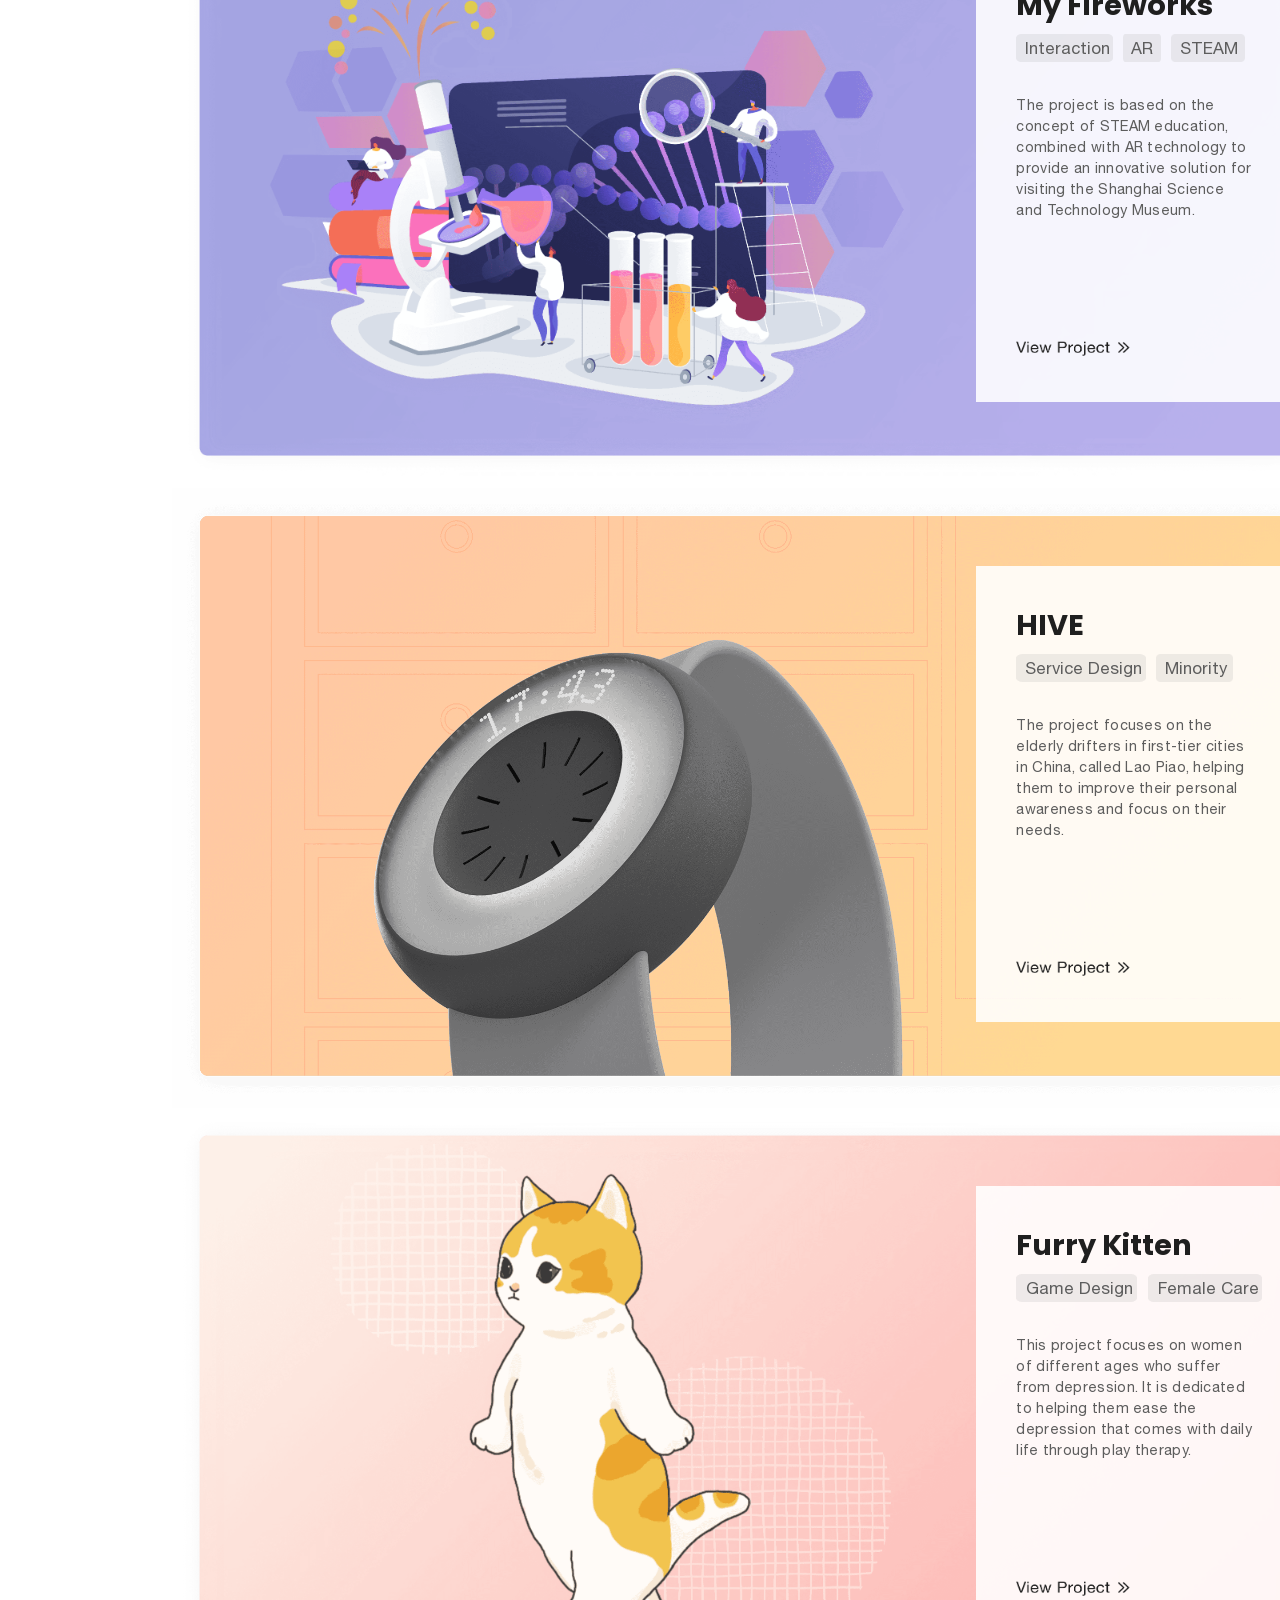
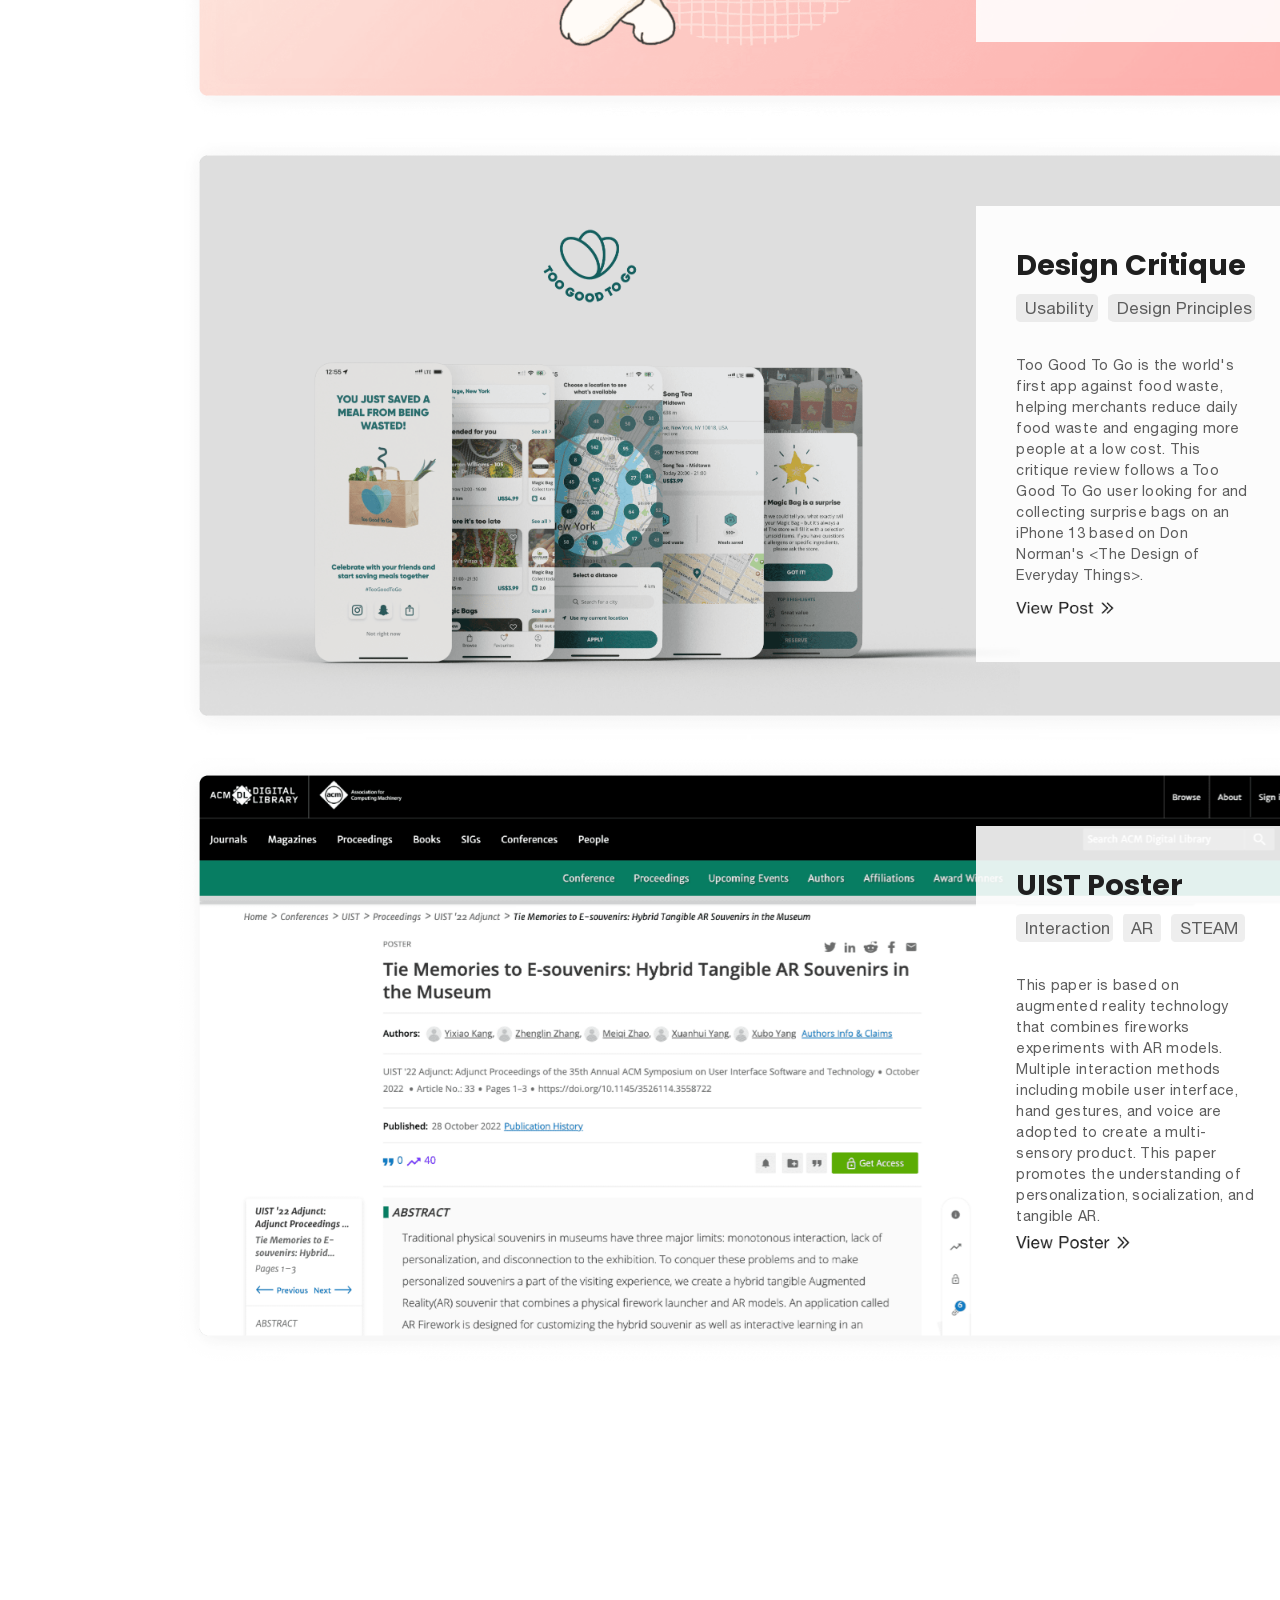
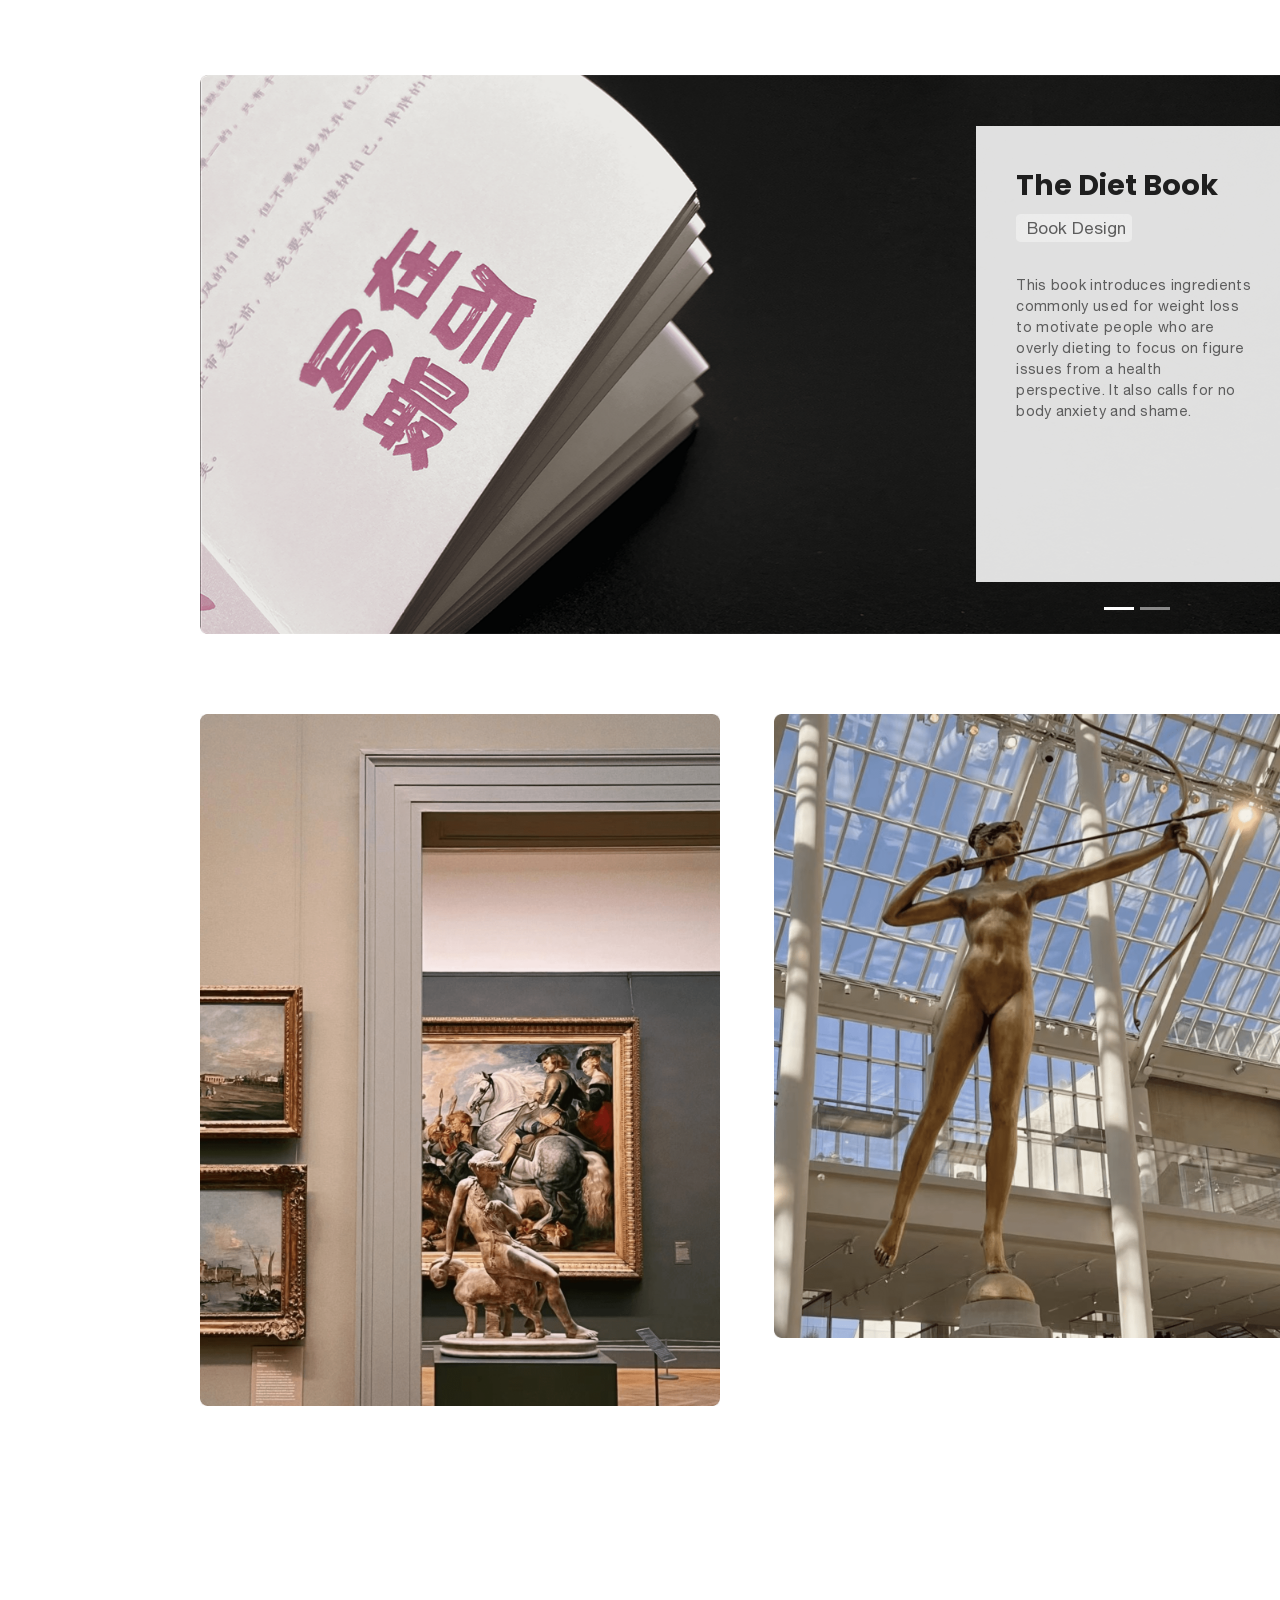
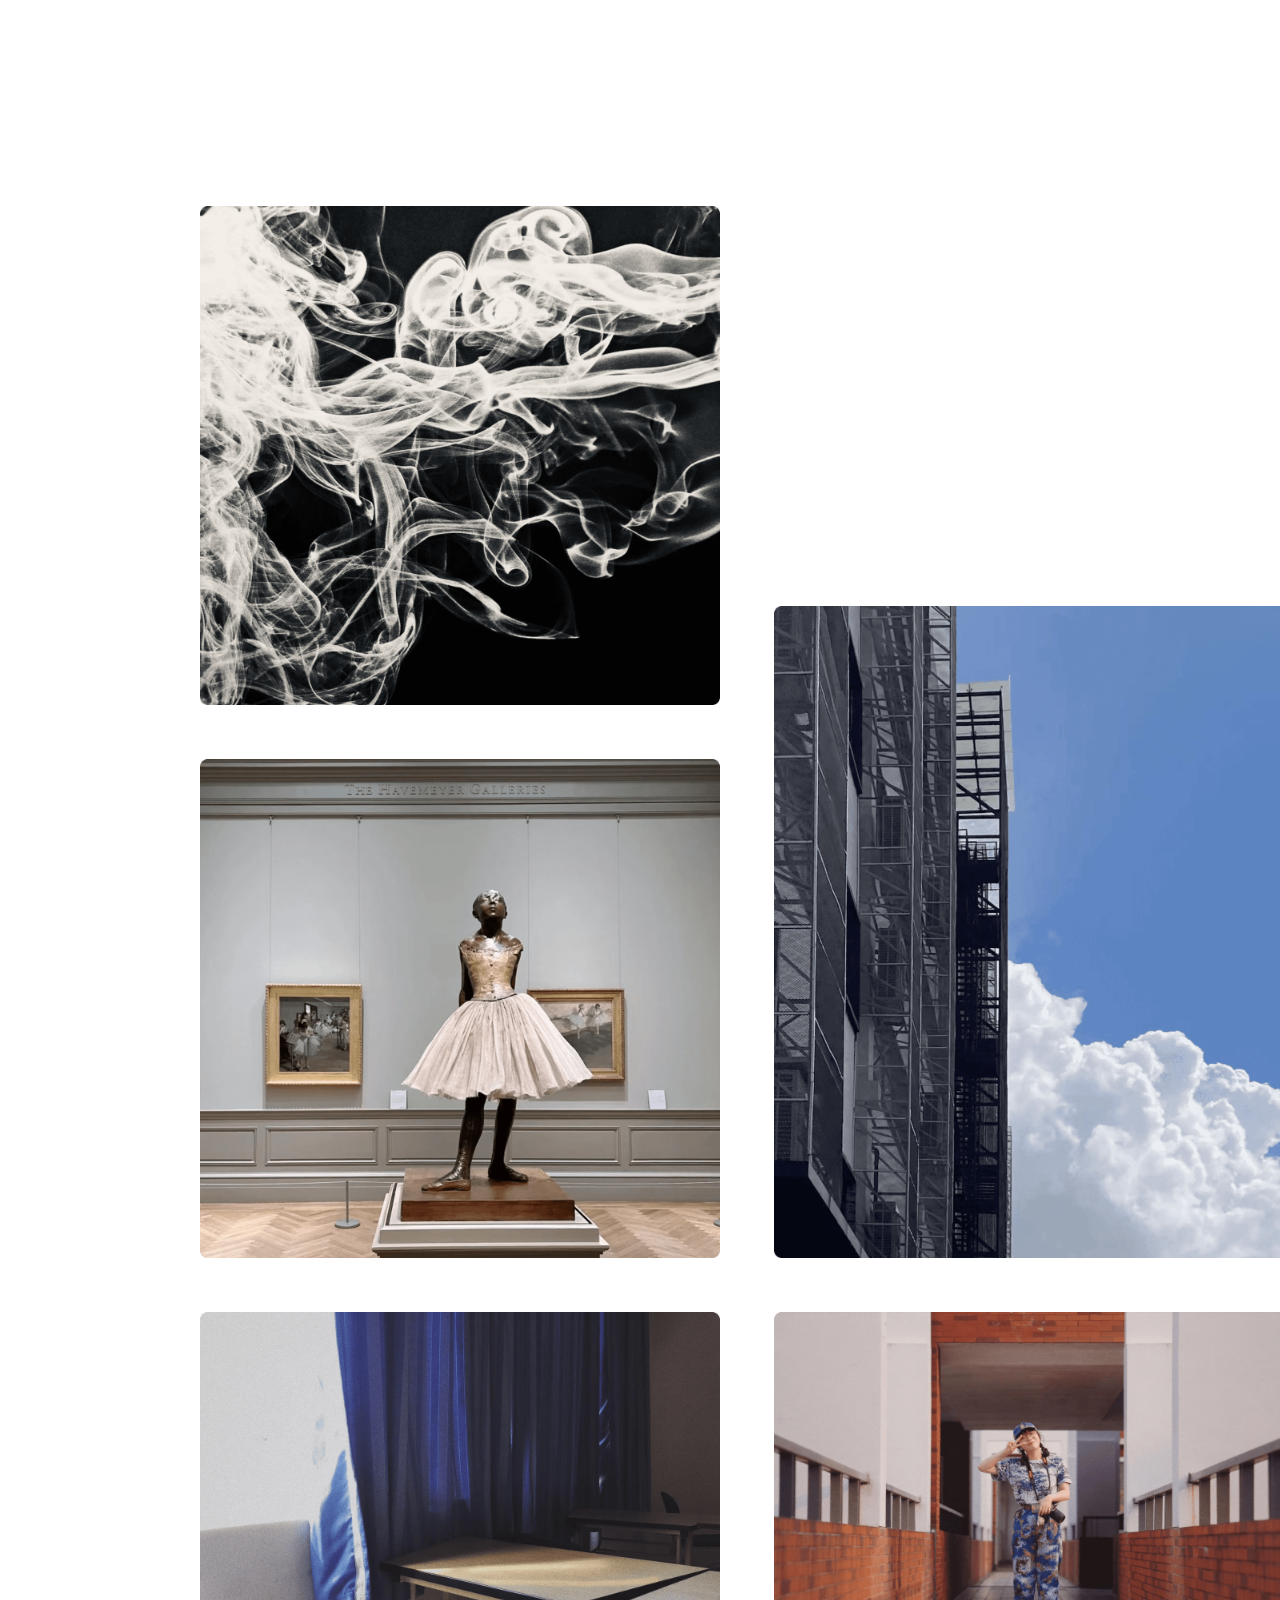
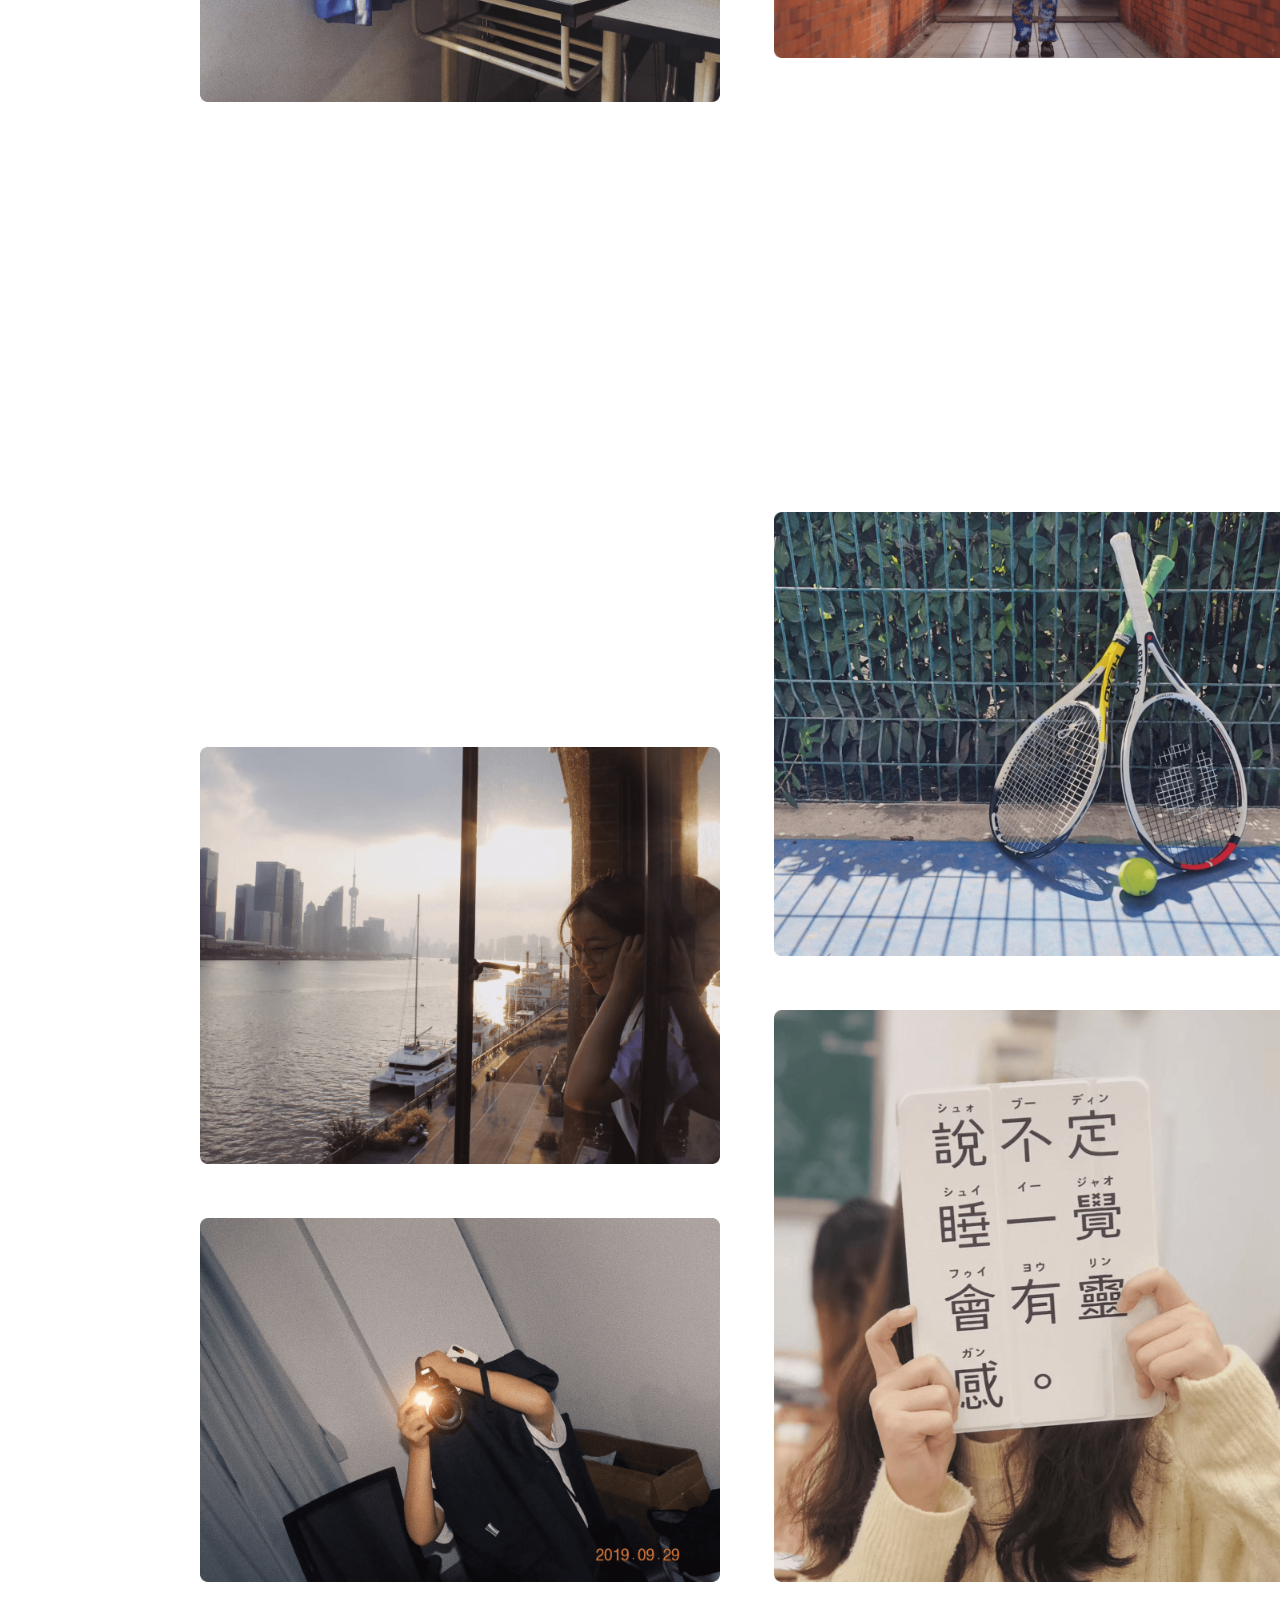
<file: etc.html>
<!DOCTYPE html>
<html lang="en">

<head>
    <meta charset="utf-8">
    <meta name="viewport" content="width=device-width, initial-scale=1.0">
    <title>Lynn Zhang | Etc.</title>
    <style>
        @font-face {
            font-family: 'Helvetica Neue';
            src: url("static/fonts/HelveticaNeue.ttf")
        }

        @font-face {
            font-family: 'Helvetica Neue Bold';
            src: url("static/fonts/HelveticaNeue-Bold.ttf")
        }

        @font-face {
            font-family: 'Helvetica Neue Light';
            src: url("static/fonts/HelveticaNeue-Light.ttf")
        }
    </style>
    <link rel="shortcut icon" href="static/image/cover/favicon.ico">
    <link rel="preconnect" href="https://fonts.googleapis.com">
    <link rel="preconnect" href="https://fonts.gstatic.com" crossorigin>
    <link href="https://fonts.googleapis.com/css2?family=Poppins:wght@300;400;500;700&display=swap" rel="stylesheet">
    <link href="./static/css/portfolio.css" rel="stylesheet">
    <link href="./static/css/style.css" rel="stylesheet">
    <link href="https://cdn.jsdelivr.net/npm/bootstrap@5.1.3/dist/css/bootstrap.min.css" rel="stylesheet"
        crossorigin="anonymous">
    <script src="https://cdn.jsdelivr.net/npm/bootstrap@5.1.3/dist/js/bootstrap.bundle.min.js"
        crossorigin="anonymous"></script>
    <link href="./static/css/home.css" rel="stylesheet">
    <link rel="stylesheet" href="./static/css/animate.css" />
</head>

<body>
    <aside class="site-move-notice" aria-label="Website relocation notice">
        <div class="site-move-notice__inner">
            <p class="site-move-notice__label">New portfolio</p>
            <p class="site-move-notice__message">This portfolio has moved. See my latest work on the new website.</p>
            <a class="site-move-notice__link" href="https://zzlinlynn.github.io/" target="_blank"
                rel="noopener noreferrer" aria-label="Visit Lynn's new portfolio website (opens in a new tab)">
                Visit zzlinlynn.github.io<span class="site-move-notice__arrow" aria-hidden="true">&#8599;</span>
            </a>
        </div>
    </aside>
    <div class="nav">
        <a href="#" id="sy0">
            <img alt="pic" src="./static/image/common/logo.png"
                style="width:44.0px;height:44.0px;margin:27.0px 0 0 116.0px;position: fixed;z-index:9999;opacity:1;">
        </a>
        <img alt="pic" src="./static/image/common/click.png"
            style="width:57.6px;height:4px;margin:62.6px 0 0 906.8px;opacity: 0;" id="lig1">
        <img alt="pic" src="./static/image/common/click.png"
            style="width:91.2px;height:4px;margin:62.6px 0 0 1012.4px;opacity: 0;" id="lig2">
        <img alt="pic" src="./static/image/common/click.png"
            style="width:37.2px;height:4px;margin:62.6px 0 0 1146.4px;opacity: 0;" id="lig3">
        <img alt="pic" src="./static/image/common/click.png"
            style="width:68.2px;height:4px;margin:62.6px 0 0 1226.4px;opacity: 0;" id="lig4">
        <a href="/">
            <p class="font1" style="margin:28.6px 0 0 198.2px">Lynn Z</p>
        </a>
        <a href="/">
            <p class="font3" style="margin:33.0px 0 0 906.8px" id="lig11">Work</p>
        </a>
        <a target="_blank" href="https://drive.google.com/file/d/1Fj9TLvb60T07fDlUSmnbDXqyg7BCTxRq/view?usp=sharing">
            <p class="font3" style="margin:33.0px 0 0 1012.4px" id="lig22">Resume</p>
        </a>
        <a href="./etc.html">
            <p class="font2" style="margin:33.0px 0 0 1145.6px" id="lig33">Etc.</p>
        </a>
        <a href="./about.html">
            <p class="font3" style="margin:33.0px 0 0 1226.4px" id="lig44">About</p>
        </a>
    </div>
    <div id="bar_etc" style="margin-top: 20px;">
        <p class="bar_etc_font" style="margin:0px 0 0 200px;">A collection of projects that I am proud of…
        </p>
        <a href="javascript:void(0);" onclick="All()" id="lig88">
            <p class="bar_etc_font_1" style="margin:64.4px 0 0 200px;" id="lig888">All</p>
        </a>
        <p class="bar_etc_font_1" style="margin:66.8px 0 0 230.4px;font-size: 12.0px;" id="lig8888">n</p>
        <a href="javascript:void(0);" onclick="Blog()" id="lig55">
            <p class="bar_etc_font_1" style="margin:64.4px 0 0 553.6px;color:#ACACAC" id="lig555">Blog</p>
        </a>
        <p class="bar_etc_font_1" style="margin:66.8px 0 0 606.0px;font-size: 12.0px;color:#ACACAC" id="lig5555">2</p>
        <a href="javascript:void(0);" onclick="Visuals()" id="lig77">
            <p class="bar_etc_font_1" style="margin:64.4px 0 0 634.8px;color:#ACACAC" id="lig777">Visuals</p>
        </a>
        <p class="bar_etc_font_1" style="margin:66.8px 0 0 718.4px;font-size: 12.0px;color:#ACACAC" id="lig7777">4</p>
        <a href="javascript:void(0);" onclick="uiux()" id="liguu">
            <p class="bar_etc_font_1" style="margin:64.4px 0 0 260.4px;color:#ACACAC" id="liguuu">UI/UX</p>
        </a>
        <p class="bar_etc_font_1" style="margin:66.8px 0 0 326.4px;font-size: 12.0px;color:#ACACAC" id="liguuuu">6</p>
        <a href="javascript:void(0);" onclick="Service_Design()" id="lig66">
            <p class="bar_etc_font_1" style="margin:64.4px 0 0 356.4px;color:#ACACAC" id="lig666">Service Design</p>
        </a>
        <p class="bar_etc_font_1" style="margin:66.8px 0 0 523.6px;font-size: 12.0px;color:#ACACAC" id="lig6666">4</p>
        <a href="javascript:void(0);" onclick="Photography()" id="lig99">
            <p class="bar_etc_font_1" style="margin:64.4px 0 0 747.6px;color:#ACACAC" id="lig999">Photography</p>
        </a>
        <p class="bar_etc_font_1" style="margin:66.8px 0 0 896.4px;font-size: 12.0px;color:#ACACAC" id="lig9999">n</p>
        <img alt="pic" src="./static/image/common/click.png" id="lig8"
            style="width:27.2px;height:4px;margin:94.0px 0 0 200px;opacity: 0;position: absolute;">
        <img alt="pic" src="./static/image/common/click.png" id="lig5"
            style="width:48.0px;height:4px;margin:94.0px 0 0 553.6px;opacity: 0;position: absolute;">
        <img alt="pic" src="./static/image/common/click.png" id="lig7"
            style="width:80.4px;height:4px;margin:94.0px 0 0 634.8px;opacity: 0;position: absolute;">
        <img alt="pic" src="./static/image/common/click.png" id="lig6"
            style="width:164.0px;height:4px;margin:94.0px 0 0 356.4px;opacity: 0;position: absolute;">
        <img alt="pic" src="./static/image/common/click.png" id="lig9"
            style="width:145.6px;height:4px;margin:94.0px 0 0 747.6px;opacity: 0;position: absolute;">
        <img alt="pic" src="./static/image/common/click.png" id="ligu"
            style="width:62.8px;height:4px;margin:94.0px 0 0 260.4px;opacity: 0;position: absolute;">
    </div>

    <div style="display: default;" id="uiux">
        <div class="wow animate__fadeInUp" data-wow-duration="1.2s" data-wow-delay="0s" data-wow-offset="0">
            <div class="otherworks">
                <div id="carouselExampleIndicators" class="carousel slide" data-bs-ride="carousel"
                    style="width:1154.0px;height:620.0px;margin:-4px 0 0 172.4px;position: absolute;">
                    <div class="carousel-inner">
                        <div class="carousel-item active" data-bs-interval="5000">
                            <a href="./NYTransitMuseum.html"><img src="./static/image/cover/cover-NY.png"
                                    class="d-block w-100" alt="..."></a>
                        </div>
                    </div>
                </div>
                <img alt="pic" src="./static/image/cover/kkk.png"
                    style="width:317.6px;height:456.0px;margin:73.8px 0 0 976.4px;position: absolute;opacity: 0.9;">
                <img alt="pic" src="./static/image/cover/rt.png"
                    style="width:38.4px;height:27.6px;margin:162.4px 0 0 1016.4px;position: absolute">
                <img alt="pic" src="./static/image/cover/rt.png"
                    style="width:150.8px;height:27.6px;margin:162.4px 0 0 1064.8px;position: absolute">
                <p class="font1" style="margin:112px 0 0 1016.4px;letter-spacing: -0.1px;font-size: 24px;">NY Transit
                    Museum</p>
                <p class="font3" style="margin:166px 0 0 1025.3px;color: #5D5D5D;font-size: 16.8px;">UX</p>
                <p class="font3" style="margin:166px 0 0 1074px;color: #5D5D5D;font-size: 16.8px;">Mobile & Desktop</p>
                <div class="font3" style="margin:222px 0 0 1016.4px;letter-spacing: 0.3px;">This project leverages
                    insights from user research to improve the navigation and organization of the existing New York
                    Transit Museum (NYTM) website while keeping the web responsive across devices.</div>
                <a href="./NYTransitMuseum.html" id="next_ia">
                    <img alt="pic" src="./static/image/cover/view_ia.png" id="next_ia1"
                        style="width:114.4px;margin:465.6px 0 0 1016.4px;position: absolute;opacity: 0;">
                    <img alt="pic" src="./static/image/cover/view.png" id="next_ia2"
                        style="width:114.4px;margin:465.6px 0 0 1016.4px;position: absolute;opacity: 1;">
                </a>
            </div>
        </div>
        <div class="wow animate__fadeInUp" data-wow-duration="1.2s" data-wow-delay="0s" data-wow-offset="0">
            <div class="otherworks">
                <div id="carouselExampleIndicators" class="carousel slide" data-bs-ride="carousel"
                    style="width:1154.0px;height:620.0px;margin:-4px 0 0 172.4px;position: absolute;">
                    <div class="carousel-inner">
                        <div class="carousel-item active" data-bs-interval="5000">
                            <a href="./iwen.html"><img src="./static/image/cover/cover-iwen.png" class="d-block w-100"
                                    alt="..."></a>
                        </div>
                    </div>
                </div>
                <img alt="pic" src="./static/image/cover/kkk.png"
                    style="width:317.6px;height:456.0px;margin:73.8px 0 0 976.4px;position: absolute;opacity: 0.9;">
                <img alt="pic" src="./static/image/cover/rt.png"
                    style="width:38.4px;height:27.6px;margin:162.4px 0 0 1016.4px;position: absolute">
                <img alt="pic" src="./static/image/cover/rt.png"
                    style="width:67.2px;height:27.6px;margin:162.4px 0 0 1064.8px;position: absolute">
                <img alt="pic" src="./static/image/cover/rt.png"
                    style="width:86.8px;height:27.6px;margin:162.4px 0 0 1142.0px;position: absolute">
                <p class="font1" style="margin:112px 0 0 1016.4px">Iwen</p>
                <p class="font3" style="margin:166px 0 0 1025.3px;color: #5D5D5D;font-size: 16.8px;">UX</p>
                <p class="font3" style="margin:166px 0 0 1072.8px;color: #5D5D5D;font-size: 16.8px;">Mobile</p>
                <p class="font3" style="margin:166px 0 0 1152.0px;color: #5D5D5D;font-size: 16.8px;">Branding</p>
                <div class="font3" style="margin:222px 0 0 1016.4px;letter-spacing: 0.3px;">The project redesigns an app
                    for English learners that focuses more on English reading. The redesign includes the information
                    architecture, user interface, and brand identity.</div>
                <a href="./iwen.html" id="next_iwen">
                    <img alt="pic" src="./static/image/cover/view_iwen.png" id="next_iwen1"
                        style="width:114.4px;margin:465.6px 0 0 1016.4px;position: absolute;opacity: 0;">
                    <img alt="pic" src="./static/image/cover/view.png" id="next_iwen2"
                        style="width:114.4px;margin:465.6px 0 0 1016.4px;position: absolute;opacity: 1;">
                </a>
            </div>
        </div>
        <div class="wow animate__fadeInUp" data-wow-duration="1.2s" data-wow-delay="0s" data-wow-offset="0">
            <div class="otherworks" id="amaww">
                <div id="carouselExampleIndicators" class="carousel slide" data-bs-ride="carousel"
                    style="width:1154.0px;height:620.0px;margin:-4px 0 0 172.4px;position: absolute;">
                    <div class="carousel-inner">
                        <div class="carousel-item active" data-bs-interval="5000">
                            <!-- <a href="./iwen.html"> -->
                            <img src="./static/image/cover/cover_amzn.png" class="d-block w-100" alt="...">
                            <!-- </a> -->
                        </div>
                    </div>
                </div>
                <img alt="pic" src="./static/image/cover/kkk.png"
                    style="width:317.6px;height:456.0px;margin:73.8px 0 0 976.4px;position: absolute;opacity: 0.9;">
                <img alt="pic" src="./static/image/cover/rt.png"
                    style="width:38.4px;height:27.6px;margin:162.4px 0 0 1016.4px;position: absolute">
                <img alt="pic" src="./static/image/cover/rt.png"
                    style="width:67.2px;height:27.6px;margin:162.4px 0 0 1064.8px;position: absolute">
                <p class="font1" style="margin:112px 0 0 1016.4px">Amazon Music</p>
                <p class="font3" style="margin:166px 0 0 1025.3px;color: #5D5D5D;font-size: 16.8px;">UX</p>
                <p class="font3" style="margin:166px 0 0 1072.8px;color: #5D5D5D;font-size: 16.8px;">Mobile</p>
                <div class="font3" style="margin:222px 0 0 1016.4px;letter-spacing: 0.3px;">This project is the work of
                    Amazon Music's design challenge. By broadening the social boundaries of music, it brings listeners a
                    different kind of music experience to meet friends with similar musical tastes.</div>
                <!-- <a href="./iwen.html" id="next_iwen"> -->
                <img alt="pic" src="./static/image/cover/ama1.png"
                    style="width:21.4px;margin:465.6px 0 0 1017.6px;position: absolute;opacity: 1;">
                <img alt="pic" src="./static/image/cover/ama2.png"
                    style="width:153.6px;margin:465.6px 0 0 1048.4px;position: absolute;opacity: 1;">
                <!-- </a> -->
            </div>
        </div>

        <div class="wow animate__fadeInUp" data-wow-duration="1.2s" data-wow-delay="0s" data-wow-offset="0">
            <div class="otherworks" id="bekeww">
                <div id="carouselExampleIndicators" class="carousel slide" data-bs-ride="carousel"
                    style="width:1154.0px;height:620.0px;margin:-4px 0 0 172.4px;position: absolute;">
                    <div class="carousel-inner">
                        <div class="carousel-item active" data-bs-interval="5000">
                            <a href="./beke.html"><img src="./static/image/cover/cover-beke.png" class="d-block w-100"
                                    alt="..."></a>
                        </div>
                    </div>
                </div>
                <img alt="pic" src="./static/image/cover/kkk.png"
                    style="width:317.6px;height:456.0px;margin:73.8px 0 0 976.4px;position: absolute;opacity: 0.9;">
                <img alt="pic" src="./static/image/cover/rt.png"
                    style="width:38.4px;height:27.6px;margin:162.4px 0 0 1016.4px;position: absolute">
                <img alt="pic" src="./static/image/cover/rt.png"
                    style="width:78.2px;height:27.6px;margin:162.4px 0 0 1064.8px;position: absolute">
                <p class="font1" style="margin:112px 0 0 1016.4px">BEKE</p>
                <p class="font3" style="margin:166px 0 0 1025.3px;color: #5D5D5D;font-size: 16.8px;">UX</p>
                <p class="font3" style="margin:166px 0 0 1072.8px;color: #5D5D5D;font-size: 16.8px;">Desktop</p>
                <div class="font3" style="margin:222px 0 0 1016.4px;letter-spacing: 0.3px;">It's my design intern
                    project in the Agent Cooperation Network development program @BEKE. The end-to-end design of BEKE's
                    realtor info processing platform increased transactions by 12% within 3 months.</div>
                <a href="./beke.html" id="next_beke">
                    <img alt="pic" src="./static/image/cover/view_beke.png" id="next_beke1"
                        style="width:114.4px;margin:465.6px 0 0 1016.4px;position: absolute;opacity: 0;">
                    <img alt="pic" src="./static/image/cover/view.png" id="next_beke2"
                        style="width:114.4px;margin:465.6px 0 0 1016.4px;position: absolute;opacity: 1;">
                </a>
            </div>
        </div>

        <div class="wow animate__fadeInUp" data-wow-duration="1.2s" data-wow-delay="0s" data-wow-offset="0">
            <div class="otherworks" id="airbnbww">
                <div id="carouselExampleIndicators" class="carousel slide" data-bs-ride="carousel"
                    style="width:1154.0px;height:620.0px;margin:-4px 0 0 172.4px;position: absolute;">
                    <div class="carousel-inner">
                        <div class="carousel-item active" data-bs-interval="5000">
                            <a href="https://drive.google.com/file/d/10S1337ZxFh3WVOl5xogtWXGMpa0oxtk2/view"
                                target="_blank"><img src="./static/image/cover/cover-airbnb.png" class="d-block w-100"
                                    alt="..."></a>
                        </div>
                    </div>
                </div>
                <img alt="pic" src="./static/image/cover/kkk.png"
                    style="width:317.6px;height:456.0px;margin:73.8px 0 0 976.4px;position: absolute;opacity: 0.9;">
                <img alt="pic" src="./static/image/cover/rt.png"
                    style="width:38.4px;height:27.6px;margin:162.4px 0 0 1016.4px;position: absolute">
                <img alt="pic" src="./static/image/cover/rt.png"
                    style="width:94.8px;height:27.6px;margin:162.4px 0 0 1064.8px;position: absolute">
                <img alt="pic" src="./static/image/cover/rt.png"
                    style="width:81.2px;height:27.6px;margin:162.4px 0 0 1169.6px;position: absolute">
                <p class="font1" style="margin:112px 0 0 1016.4px">Airbnb</p>
                <p class="font3" style="margin:166px 0 0 1025.3px;color: #5D5D5D;font-size: 16.8px;">UX</p>
                <p class="font3" style="margin:166px 0 0 1072.8px;color: #5D5D5D;font-size: 16.8px;">HE Report</p>
                <p class="font3" style="margin:166px 0 0 1178.6px;color: #5D5D5D;font-size: 16.8px;">Usability</p>
                <div class="font3" style="margin:222px 0 0 1016.4px;letter-spacing: 0.3px;">The HE report presents
                    in-depth details of the methodology, findings, and recommendations for better enhancement of
                    Airbnb's desktop interface with references to Nielsen's ten usability principles.</div>
                <a href="https://drive.google.com/file/d/10S1337ZxFh3WVOl5xogtWXGMpa0oxtk2/view" target="_blank"
                    id="next_air">
                    <img alt="pic" src="./static/image/cover/view_air.png" id="next_air1"
                        style="width:114.4px;margin:465.6px 0 0 1016.4px;position: absolute;opacity: 0;">
                    <img alt="pic" src="./static/image/cover/view_report.png" id="next_air2"
                        style="width:114.4px;margin:465.6px 0 0 1016.4px;position: absolute;opacity: 1;">
                </a>
            </div>
        </div>

        <div class="wow animate__fadeInUp" data-wow-duration="1.2s" data-wow-delay="0s" data-wow-offset="0">
            <div class="otherworks" id="wbfww">
                <div id="carouselExampleIndicators" class="carousel slide" data-bs-ride="carousel"
                    style="width:1154.0px;height:620.0px;margin:-4px 0 0 172.4px;position: absolute;">
                    <div class="carousel-inner">
                        <div class="carousel-item active" data-bs-interval="5000">
                            <a href="https://drive.google.com/file/d/1N90lHIH0iqwnBqohCHTnhaQ5BSSfQ9Rl/view?usp=share_link"
                                target="_blank"><img src="./static/image/cover/cover-WBF.png" class="d-block w-100"
                                    alt="..."></a>
                        </div>
                    </div>
                </div>
                <img alt="pic" src="./static/image/cover/kkk.png"
                    style="width:317.6px;height:456.0px;margin:73.8px 0 0 976.4px;position: absolute;opacity: 0.9;">
                <img alt="pic" src="./static/image/cover/kk.png"
                    style="width:38.4px;height:27.6px;margin:162.4px 0 0 1016.4px;position: absolute">
                <img alt="pic" src="./static/image/cover/kk.png"
                    style="width:117.2px;height:27.6px;margin:162.4px 0 0 1064.8px;position: absolute">
                <img alt="pic" src="./static/image/cover/kk.png"
                    style="width:81.2px;height:27.6px;margin:162.4px 0 0 1192.0px;position: absolute">
                <p class="font1" style="margin:112px 0 0 1016.4px">Wild Bird Fund</p>
                <p class="font3" style="margin:166px 0 0 1024px;color: #5D5D5D;font-size: 16.8px;">UX</p>
                <p class="font3" style="margin:166px 0 0 1073px;color: #5D5D5D;font-size: 16.8px;">URUT Report</p>
                <p class="font3" style="margin:166px 0 0 1200.0px;color: #5D5D5D;font-size: 16.8px;">Usability</p>
                <div class="font3" style="margin:222px 0 0 1016.4px;letter-spacing: 0.3px;">The Unmoderated Remote User
                    Test was conducted using the platform called User Testing to determine the functionality and
                    usability of the Wild Bird Fund website. Three recommendations were presented with mockups to
                    address the identified issues.</div>
                <a href="https://drive.google.com/file/d/1N90lHIH0iqwnBqohCHTnhaQ5BSSfQ9Rl/view?usp=share_link"
                    target="_blank" id="next_wbf">
                    <img alt="pic" src="./static/image/cover/view_wbf.png" id="next_wbf1"
                        style="width:114.4px;margin:465.6px 0 0 1016.4px;position: absolute;opacity: 0;">
                    <img alt="pic" src="./static/image/cover/view_report.png" id="next_wbf2"
                        style="width:114.4px;margin:465.6px 0 0 1016.4px;position: absolute;opacity: 1;">
                </a>
            </div>
        </div>
    </div>


    <div style="display: default;" id="service">
        <div class="wow animate__fadeInUp" data-wow-duration="1.2s" data-wow-delay="0s" data-wow-offset="0">
            <div class="otherworks" id="moosww">
                <div id="carouselExampleIndicators" class="carousel slide" data-bs-ride="carousel"
                    style="width:1154.0px;height:620.0px;margin:-4px 0 0 172.4px;position: absolute;">
                    <div class="carousel-inner">
                        <div class="carousel-item active" data-bs-interval="5000">
                            <a href="./moos.html"><img src="./static/image/cover/moos.png" class="d-block w-100"
                                    alt="..."></a>
                        </div>
                    </div>
                </div>
                <img alt="pic" src="./static/image/cover/kkk.png"
                    style="width:317.6px;height:456.0px;margin:73.8px 0 0 976.4px;position: absolute;opacity: 0.9;">
                <img alt="pic" src="./static/image/cover/rt.png"
                    style="width:127.6px;height:27.6px;margin:162.4px 0 0 1016.4px;position: absolute">
                <img alt="pic" src="./static/image/cover/rt.png"
                    style="width:103.2px;height:27.6px;margin:162.4px 0 0 1154.0px;position: absolute">
                <p class="font1" style="margin:112px 0 0 1016.4px">MOOS</p>
                <p class="font3"
                    style="margin:166px 0 0 1025.3px;color: #5D5D5D;font-size: 16.8px;letter-spacing: -0.1px;">Service
                    Design</p>
                <p class="font3"
                    style="margin:166px 0 0 1162.0px;color: #5D5D5D;font-size: 16.8px;letter-spacing: -0.1px;">
                    Sustainable</p>
                <div class="font3" style="margin:222px 0 0 1016.4px;letter-spacing: 0.3px;">The project explores
                    opportunities around a more sustainable and effective way of disposing of masks in Shanghai. The NFT
                    has
                    been created as an incentive to attract users.</div>
                <a href="./moos.html" id="next_x">
                    <img alt="pic" src="./static/image/cover/view_moos.png" id="next_y"
                        style="width:114.4px;margin:465.6px 0 0 1016.4px;position: absolute;opacity: 0;">
                    <img alt="pic" src="./static/image/cover/view.png" id="next_z"
                        style="width:114.4px;margin:465.6px 0 0 1016.4px;position: absolute;opacity: 1;">
                </a>
            </div>
        </div>
        <div class="wow animate__fadeInUp" data-wow-duration="1.2s" data-wow-delay="0s" data-wow-offset="0">
            <div class="otherworks" id="fireww">
                <div id="carouselExampleIndicators" class="carousel slide" data-bs-ride="carousel"
                    style="width:1154.0px;height:620.0px;margin:-4px 0 0 172.4px;position: absolute;">
                    <div class="carousel-inner">
                        <div class="carousel-item active" data-bs-interval="5000">
                            <a href="./fireworks.html"><img src="./static/image/cover/fireworks.png"
                                    class="d-block w-100" alt="..."></a>
                        </div>
                    </div>
                </div>
                <img alt="pic" src="./static/image/cover/kkk.png"
                    style="width:317.6px;height:456.0px;margin:73.8px 0 0 976.4px;position: absolute;opacity: 0.9;">
                <img alt="pic" src="./static/image/cover/rt.png"
                    style="width:96.4px;height:27.6px;margin:162.4px 0 0 1016.4px;position: absolute">
                <img alt="pic" src="./static/image/cover/rt.png"
                    style="width:38.4px;height:27.6px;margin:162.4px 0 0 1122.8px;position: absolute">
                <img alt="pic" src="./static/image/cover/rt.png"
                    style="width:73.6px;height:27.6px;margin:162.4px 0 0 1171.2px;position: absolute">
                <p class="font1" style="margin:112px 0 0 1016.4px">My Fireworks</p>
                <p class="font3" style="margin:166px 0 0 1025.3px;color: #5D5D5D;font-size: 16.8px;">Interaction</p>
                <p class="font3" style="margin:166px 0 0 1131px;color: #5D5D5D;font-size: 16.8px;">AR</p>
                <p class="font3" style="margin:166px 0 0 1180px;color: #5D5D5D;font-size: 16.8px;">STEAM</p>
                <div class="font3" style="margin:222px 0 0 1016.4px;letter-spacing: 0.3px;">The project is based on the
                    concept of STEAM education, combined with AR technology to provide an innovative solution for
                    visiting
                    the Shanghai Science and Technology Museum.</div>
                <a href="./fireworks.html" id="next_a">
                    <img alt="pic" src="./static/image/cover/view_fire.png" id="next_b"
                        style="width:114.4px;margin:465.6px 0 0 1016.4px;position: absolute;opacity: 0;">
                    <img alt="pic" src="./static/image/cover/view.png" id="next_c"
                        style="width:114.4px;margin:465.6px 0 0 1016.4px;position: absolute;opacity: 1;">
                </a>
            </div>
        </div>
        <div class="wow animate__fadeInUp" data-wow-duration="1.2s" data-wow-delay="0s" data-wow-offset="0">
            <div class="otherworks">
                <div id="carouselExampleIndicators" class="carousel slide" data-bs-ride="carousel"
                    style="width:1154.0px;height:620.0px;margin:-4px 0 0 172.4px;position: absolute;">
                    <div class="carousel-inner">
                        <div class="carousel-item active" data-bs-interval="5000">
                            <a href="./hive.html"><img src="./static/image/cover/hive.png" class="d-block w-100"
                                    alt="..."></a>
                        </div>
                    </div>
                </div>
                <img alt="pic" src="./static/image/cover/kkk.png"
                    style="width:317.6px;height:456.0px;margin:73.8px 0 0 976.4px;position: absolute;opacity: 0.9;">
                <img alt="pic" src="./static/image/cover/rt.png"
                    style="width:129.6px;height:27.6px;margin:162.4px 0 0 1016.4px;position: absolute">
                <img alt="pic" src="./static/image/cover/rt.png"
                    style="width:76.8px;height:27.6px;margin:162.4px 0 0 1156.0px;position: absolute">
                <p class="font1" style="margin:112px 0 0 1016.4px">HIVE</p>
                <p class="font3" style="margin:166px 0 0 1025.3px;color: #5D5D5D;font-size: 16.8px;">Service Design</p>
                <p class="font3" style="margin:166px 0 0 1165px;color: #5D5D5D;font-size: 16.8px;">Minority</p>
                <div class="font3" style="margin:222px 0 0 1016.4px;letter-spacing: 0.3px;">The project focuses on the
                    elderly drifters in first-tier cities in China, called Lao Piao, helping them to improve their
                    personal
                    awareness and focus on their needs.</div>
                <a href="./hive.html" id="next_d">
                    <img alt="pic" src="./static/image/cover/view_hive.png" id="next_e"
                        style="width:114.4px;margin:465.6px 0 0 1016.4px;position: absolute;opacity: 0;">
                    <img alt="pic" src="./static/image/cover/view.png" id="next_f"
                        style="width:114.4px;margin:465.6px 0 0 1016.4px;position: absolute;opacity: 1;">
                </a>
            </div>
        </div>
        <div class="wow animate__fadeInUp" data-wow-duration="1.2s" data-wow-delay="0s" data-wow-offset="0">
            <div class="otherworks" id="furryww">
                <div id="carouselExampleIndicators" class="carousel slide" data-bs-ride="carousel"
                    style="width:1154.0px;height:620.0px;margin:-4px 0 0 172.4px;position: absolute;">
                    <div class="carousel-inner">
                        <div class="carousel-item active" data-bs-interval="5000">
                            <a href="./furry_kitten.html"><img src="./static/image/cover/furry.png"
                                    class="d-block w-100" alt="..."></a>
                        </div>
                    </div>
                </div>
                <img alt="pic" src="./static/image/cover/kkk.png"
                    style="width:317.6px;height:456.0px;margin:73.8px 0 0 976.4px;position: absolute;opacity: 0.9;">
                <img alt="pic" src="./static/image/cover/rt.png"
                    style="width:121px;height:27.6px;margin:162.4px 0 0 1016.4px;position: absolute">
                <img alt="pic" src="./static/image/cover/rt.png"
                    style="width:114.4px;height:27.6px;margin:162.4px 0 0 1148.0px;position: absolute">
                <p class="font1" style="margin:112px 0 0 1016.4px">Furry Kitten</p>
                <p class="font3" style="margin:166px 0 0 1026.3px;color: #5D5D5D;font-size: 16.8px;">Game Design</p>
                <p class="font3" style="margin:166px 0 0 1158px;color: #5D5D5D;font-size: 16.8px;">Female Care</p>
                <div class="font3" style="margin:222px 0 0 1016.4px;letter-spacing: 0.3px;">This project focuses on
                    women of
                    different ages who suffer from depression. It is dedicated to helping them ease the depression that
                    comes with daily life through play therapy.</div>
                <a href="./furry_kitten.html" id="next_g">
                    <img alt="pic" src="./static/image/cover/view_furry.png" id="next_h"
                        style="width:114.4px;margin:465.6px 0 0 1016.4px;position: absolute;opacity: 0;">
                    <img alt="pic" src="./static/image/cover/view.png" id="next_i"
                        style="width:114.4px;margin:465.6px 0 0 1016.4px;position: absolute;opacity: 1;">
                </a>
            </div>
        </div>
    </div>

    <div style="display: default;" id="blog">
        <div class="wow animate__fadeInUp" data-wow-duration="1.2s" data-wow-delay="0s" data-wow-offset="0">
            <div class="otherworks" id="twww">
                <div id="carouselExampleIndicators" class="carousel slide" data-bs-ride="carousel"
                    style="width:1154.0px;height:620.0px;margin:-4px 0 0 172.4px;position: absolute;">
                    <div class="carousel-inner">
                        <div class="carousel-item active" data-bs-interval="5000">
                            <a href="http://ixd.prattsi.org/2023/02/design-critique-too-good-to-go-ios-app/"
                                target="_blank"><img src="./static/image/cover/tw.png" class="d-block w-100"
                                    alt="..."></a>
                        </div>
                    </div>
                </div>
                <img alt="pic" src="./static/image/cover/k5.png"
                    style="width:317.6px;height:456.0px;margin:73.8px 0 0 976.4px;position: absolute;opacity: 0.97;">
                <img alt="pic" src="./static/image/cover/rt.png"
                    style="width:81.2px;height:27.6px;margin:162.4px 0 0 1016.4px;position: absolute">
                <img alt="pic" src="./static/image/cover/rt.png"
                    style="width:147.2px;height:27.6px;margin:162.4px 0 0 1107.6px;position: absolute">
                <p class="font1" style="margin:112px 0 0 1016.4px">Design Critique</p>
                <p class="font3" style="margin:166px 0 0 1025.3px;color: #5D5D5D;font-size: 16.8px;">Usability</p>
                <p class="font3" style="margin:166px 0 0 1117px;color: #5D5D5D;font-size: 16.8px;">Design Principles</p>
                <div class="font3" style="margin:222px 0 0 1016.4px;letter-spacing: 0.3px;">Too Good To Go is the
                    world's
                    first
                    app against food
                    waste,
                    helping merchants reduce daily food waste and engaging more people at a low cost. This critique
                    review
                    follows a Too Good To Go user looking for and collecting surprise bags on an iPhone 13 based on Don
                    Norman's
                    &ltThe Design
                    of
                    Everyday Things&gt.</div>
                <a href="http://ixd.prattsi.org/2023/02/design-critique-too-good-to-go-ios-app/" target="_blank"
                    id="next6">
                    <img alt="pic" src="./static/image/cover/view_hover_tg.png" id="next7"
                        style="width:98.8px;margin:465.6px 0 0 1016.4px;position: absolute;opacity: 0;">
                    <img alt="pic" src="./static/image/cover/view_tg.png" id="next8"
                        style="width:98.8px;margin:465.6px 0 0 1016.4px;position: absolute;opacity: 1;">
                </a>
            </div>
        </div>
        <div class="wow animate__fadeInUp" data-wow-duration="1.2s" data-wow-delay="0s" data-wow-offset="0">
            <div class="otherworks" id="uistww">
                <div id="carouselExampleIndicators" class="carousel slide" data-bs-ride="carousel"
                    style="width:1154.0px;height:620.0px;margin:-4px 0 0 172.4px;position: absolute;">
                    <div class="carousel-inner">
                        <div class="carousel-item active" data-bs-interval="5000">
                            <a href="https://dl.acm.org/doi/abs/10.1145/3526114.3558722" target="_blank"><img
                                    src="./static/image/cover/uist.png" class="d-block w-100" alt="..."></a>
                        </div>
                    </div>
                </div>
                <img alt="pic" src="./static/image/cover/k5.png"
                    style="width:317.6px;height:456.0px;margin:73.8px 0 0 976.4px;position: absolute;opacity: 0.97;">
                <img alt="pic" src="./static/image/cover/rt.png"
                    style="width:96.4px;height:27.6px;margin:162.4px 0 0 1016.4px;position: absolute">
                <img alt="pic" src="./static/image/cover/rt.png"
                    style="width:38.4px;height:27.6px;margin:162.4px 0 0 1122.8px;position: absolute">
                <img alt="pic" src="./static/image/cover/rt.png"
                    style="width:73.6px;height:27.6px;margin:162.4px 0 0 1171.2px;position: absolute">
                <p class="font1" style="margin:112px 0 0 1016.4px">UIST Poster</p>
                <p class="font3" style="margin:166px 0 0 1025.3px;color: #5D5D5D;font-size: 16.8px;">Interaction</p>
                <p class="font3" style="margin:166px 0 0 1131px;color: #5D5D5D;font-size: 16.8px;">AR</p>
                <p class="font3" style="margin:166px 0 0 1180px;color: #5D5D5D;font-size: 16.8px;">STEAM</p>
                <div class="font3" style="margin:222px 0 0 1016.4px;letter-spacing: 0.3px;">This paper is based on
                    augmented
                    reality technology that combines fireworks experiments with AR models. Multiple interaction methods
                    including mobile user interface, hand gestures, and voice are adopted to create a multi-sensory
                    product.
                    This paper promotes the understanding of personalization, socialization, and tangible AR.</div>
                <a href="https://dl.acm.org/doi/abs/10.1145/3526114.3558722" target="_blank" id="next3">
                    <img alt="pic" src="./static/image/cover/view_hover_ps.png" id="next4"
                        style="width:114.4px;margin:480.0px 0 0 1016.4px;position: absolute;opacity: 0;">
                    <img alt="pic" src="./static/image/cover/view_ps.png" id="next5"
                        style="width:114.4px;margin:480.0px 0 0 1016.4px;position: absolute;opacity: 1;">
                </a>
            </div>
        </div>
    </div>

    <div style="display: default;" id="visuals">
        <div class="wow animate__fadeInUp" data-wow-duration="1.2s" data-wow-delay="0s" data-wow-offset="0">
            <div class="otherworks" id="drivenww">
                <div id="carouselExampleIndicators" class="carousel slide" data-bs-ride="carousel"
                    style="width:1154.0px;height:620.0px;margin:-4px 0 0 172.4px;position: absolute;">
                    <div class="carousel-inner">
                        <div class="carousel-item active" data-bs-interval="5000">
                            <a href="./driven.html"><img src="./static/image/cover/driven.png" class="d-block w-100"
                                    alt="..."></a>
                        </div>
                    </div>
                </div>
                <img alt="pic" src="./static/image/cover/kkk.png"
                    style="width:317.6px;height:456.0px;margin:73.8px 0 0 976.4px;position: absolute;opacity: 0.9;">
                <img alt="pic" src="./static/image/cover/kk.png"
                    style="width:96.4px;height:27.6px;margin:162.4px 0 0 1016.4px;position: absolute">
                <img alt="pic" src="./static/image/cover/kk.png"
                    style="width:64.0px;height:27.6px;margin:162.4px 0 0 1122.8px;position: absolute">
                <p class="font1" style="margin:112px 0 0 1016.4px">Driven Drizzle</p>
                <p class="font3" style="margin:166px 0 0 1026px;color: #5D5D5D;font-size: 16.8px;">Interaction</p>
                <p class="font3" style="margin:166px 0 0 1131px;color: #5D5D5D;font-size: 16.8px;">Kinect</p>
                <div class="font3" style="margin:222px 0 0 1016.4px;letter-spacing: 0.3px;">The project aims to
                    experiment
                    with digital technology, combining auditory, visual, and tactile experiences to stimulate audiences
                    to
                    think about the entropy reduction of life.</div>
                <a href="./driven.html" id="next_m">
                    <img alt="pic" src="./static/image/cover/view_driven.png" id="next_n"
                        style="width:114.4px;margin:465.6px 0 0 1016.4px;position: absolute;opacity: 0;">
                    <img alt="pic" src="./static/image/cover/view.png" id="next_l"
                        style="width:114.4px;margin:465.6px 0 0 1016.4px;position: absolute;opacity: 1;">
                </a>
            </div>
        </div>
        <div class="wow animate__fadeInUp" data-wow-duration="1.2s" data-wow-delay="0s" data-wow-offset="0">
            <div class="otherworks" id="aww">
                <div id="carouselExampleIndicators1" class="carousel slide" data-bs-ride="carousel"
                    style="width:1093.0px;height:620.0px;margin:23px 0 0 200.4px;position: absolute;">
                    <div class="carousel-indicators" style="bottom:59px;margin-left:780px;margin-right: 0px;">
                        <button type="button" data-bs-target="#carouselExampleIndicators1" data-bs-slide-to="0"
                            class="active" aria-current="true" aria-label="Slide 1"></button>
                        <button type="button" data-bs-target="#carouselExampleIndicators1" data-bs-slide-to="1"
                            aria-label="Slide 2"></button>
                        <button type="button" data-bs-target="#carouselExampleIndicators1" data-bs-slide-to="2"
                            aria-label="Slide 3"></button>
                        <button type="button" data-bs-target="#carouselExampleIndicators1" data-bs-slide-to="3"
                            aria-label="Slide 4"></button>
                    </div>
                    <div class="carousel-inner">
                        <div class="carousel-item active" data-bs-interval="5000">
                            <img src="./static/image/cover/OW1@2x.png" class="d-block w-100" alt="...">
                        </div>
                        <div class="carousel-item" data-bs-interval="5000">
                            <img src="./static/image/cover/OW2@2x.png" class="d-block w-100" alt="...">
                        </div>
                        <div class="carousel-item" data-bs-interval="5000">
                            <img src="./static/image/cover/OW3@2x.png" class="d-block w-100" alt="...">
                        </div>
                        <div class="carousel-item" data-bs-interval="5000">
                            <img src="./static/image/cover/OW4@2x.png" class="d-block w-100" alt="...">
                        </div>
                    </div>
                </div>
                <img alt="pic" src="./static/image/cover/k3.png"
                    style="width:317.6px;height:456.0px;margin:73.8px 0 0 976.4px;position: absolute;opacity: 0.97;">
                <p class="font1" style="margin:112px 0 0 1016.4px">Bigbang Coffee</p>
                <img alt="pic" src="./static/image/cover/rt.png"
                    style="width:136.8px;height:27.6px;margin:162.4px 0 0 1016.4px;position: absolute">
                <img alt="pic" src="./static/image/cover/rt.png"
                    style="width:83.6px;height:27.6px;margin:162.4px 0 0 1163.2px;position: absolute">
                <p class="font3" style="margin:166px 0 0 1027px;color: #5D5D5D;font-size: 16.8px;">Graphic Design</p>
                <p class="font3" style="margin:166px 0 0 1173px;color: #5D5D5D;font-size: 16.8px;">Package</p>
                <p class="font3" style="margin:222px 0 0 1016.4px;letter-spacing: 0.3px;">This project explores the
                    impact
                    of coffee on social interaction through the redesign of ground coffee packaging. The innovative
                    design
                    of the packaging for different sizes of gift boxes is created as different games on a board, thus
                    building social relationships.</p>
            </div>
        </div>
        <div class="wow animate__fadeInUp" data-wow-duration="1.2s" data-wow-delay="0s" data-wow-offset="0">
            <div class="otherworks" style="height:640px" id="bww">
                <div id="carouselExampleIndicators2" class="carousel slide" data-bs-ride="carousel"
                    style="width:1093.0px;height:620.0px;margin:23px 0 0 200.4px;position: absolute;">
                    <div class="carousel-indicators" style="bottom:59px;margin-left:780px;margin-right: 0px;">
                        <button type="button" data-bs-target="#carouselExampleIndicators2" data-bs-slide-to="0"
                            class="active" aria-current="true" aria-label="Slide 1"></button>
                        <button type="button" data-bs-target="#carouselExampleIndicators2" data-bs-slide-to="1"
                            aria-label="Slide 2"></button>
                    </div>
                    <div class="carousel-inner">
                        <div class="carousel-item active" data-bs-interval="5000">
                            <img src="./static/image/cover/xyz1.png" class="d-block w-100" alt="...">
                        </div>
                        <div class="carousel-item" data-bs-interval="5000">
                            <img src="./static/image/cover/xyz2.png" class="d-block w-100" alt="...">
                        </div>
                    </div>
                </div>
                <img alt="pic" src="./static/image/cover/k4.png"
                    style="width:317.6px;height:456.0px;margin:73.8px 0 0 976.4px;position: absolute;opacity: 0.9;">
                <p class="font1" style="margin:112px 0 0 1016.4px">XYZ Cosmetic</p>
                <img alt="pic" src="./static/image/cover/kk.png"
                    style="width:83.6px;height:27.6px;margin:162.4px 0 0 1016.4px;position: absolute">
                <img alt="pic" src="./static/image/cover/kk.png"
                    style="width:50.8px;height:27.6px;margin:162.4px 0 0 1110.0px;position: absolute">
                <p class="font3" style="margin:166px 0 0 1026px;color: #5D5D5D;font-size: 16.8px;">Package</p>
                <p class="font3" style="margin:166px 0 0 1119px;color: #5D5D5D;font-size: 16.8px;">ESG</p>
                <p class="font3" style="margin:222px 0 0 1016.4px;letter-spacing: 0.1px;width: 237.6px;">This project is
                    a design for cosmetic self-branding XYZ, and we followed the ESG principle to keep the design and
                    texture while minimizing packaging consumption. The types of cosmetic packaging involve lipstick,
                    blush, perfume, and eye shadow. In the mockup stage, we chose paperboard and 3D-printed resin as the
                    materials for the outer and inner packaging respectively.</p>
            </div>
        </div>
        <div class="wow animate__fadeInUp" data-wow-duration="1.2s" data-wow-delay="0s" data-wow-offset="0">
            <div class="otherworks" style="height:640px" id="cww">
                <div id="carouselExampleIndicators3" class="carousel slide" data-bs-ride="carousel"
                    style="width:1093.0px;height:620.0px;margin:23px 0 0 200.4px;position: absolute;">
                    <div class="carousel-indicators" style="bottom:59px;margin-left:780px;margin-right: 0px;">
                        <button type="button" data-bs-target="#carouselExampleIndicators3" data-bs-slide-to="0"
                            class="active" aria-current="true" aria-label="Slide 1"></button>
                        <button type="button" data-bs-target="#carouselExampleIndicators3" data-bs-slide-to="1"
                            aria-label="Slide 2"></button>
                    </div>
                    <div class="carousel-inner">
                        <div class="carousel-item active" data-bs-interval="5000">
                            <img src="./static/image/cover/OW1-1@2x.png" class="d-block w-100" alt="...">
                        </div>
                        <div class="carousel-item" data-bs-interval="5000">
                            <img src="./static/image/cover/OW1-2@2x.png" class="d-block w-100" alt="...">
                        </div>
                    </div>
                </div>
                <img alt="pic" src="./static/image/cover/k4.png"
                    style="width:317.6px;height:456.0px;margin:73.8px 0 0 976.4px;position: absolute;opacity: 0.9;">
                <p class="font1" style="margin:112px 0 0 1016.4px">The Diet Book</p>
                <img alt="pic" src="./static/image/cover/kk.png"
                    style="width:116.0px;height:27.6px;margin:162.4px 0 0 1016.4px;position: absolute">
                <p class="font3" style="margin:166px 0 0 1027px;color: #5D5D5D;font-size: 16.8px;">Book Design</p>
                <p class="font3" style="margin:222px 0 0 1016.4px;letter-spacing: 0.3px;">This book introduces
                    ingredients
                    commonly used for weight loss to motivate people who are overly dieting to focus on figure issues
                    from a
                    health perspective. It also calls for no body anxiety and shame.</p>
            </div>
        </div>
    </div>

    <div style="display: default;" id="photography">
        <div id="photo">
            <div class="img1" style="height: 692.0px;margin-top: 21.6px;" id="pho0">
                <div class="wow animate__fadeInUp" data-wow-duration="1.2s" data-wow-delay="0s" data-wow-offset="0">
                    <img src="static/image/photo/1.png" style="height:692.0px" class="ph_view">
                </div>
            </div>
            <div class="img2" style="height: 624.0px;margin-top: 21.6px;" id="pho1">
                <div class="wow animate__fadeInUp" data-wow-duration="1.2s" data-wow-delay="0s" data-wow-offset="0">
                    <img src="static/image/photo/2.png" style="height:624.0px" class="ph_view">
                </div>
            </div>
            <div class="img1" style="height: 346.0px;margin-top: 767.6px;" id="pho2">
                <div class="wow animate__fadeInUp" data-wow-duration="1.2s" data-wow-delay="0s" data-wow-offset="0">
                    <img src="static/image/photo/3.png" style="height:346.0px" class="ph_view">
                </div>
            </div>
            <div class="img2" style="height: 390.0px;margin-top: 699.6px;" id="pho3">
                <div class="wow animate__fadeInUp" data-wow-duration="1.2s" data-wow-delay="0s" data-wow-offset="0">
                    <img src="static/image/photo/4.png" style="height:390.0px" class="ph_view">
                </div>
            </div>
            <div class="img1" style="height: 346.0px;margin-top: 1167.6px;" id="pho4">
                <div class="wow animate__fadeInUp" data-wow-duration="1.2s" data-wow-delay="0s" data-wow-offset="0">
                    <img src="static/image/photo/5.png" style="height:346.0px" class="ph_view">
                </div>
            </div>
            <div class="img2" style="height: 370.0px;margin-top: 1143.6px;" id="pho5">
                <div class="wow animate__fadeInUp" data-wow-duration="1.2s" data-wow-delay="0s" data-wow-offset="0">
                    <img src="static/image/photo/6.png" style="height:370.0px" class="ph_view">
                </div>
            </div>
            <div class="img1" style="height: 692.0px;margin-top: 1567.6px;" id="pho6">
                <div class="wow animate__fadeInUp" data-wow-duration="1.2s" data-wow-delay="0s" data-wow-offset="0">
                    <img src="static/image/photo/7.png" style="height:692.0px" class="ph_view">
                </div>
            </div>
            <div class="img2" style="height: 370.0px;margin-top: 1567.6px;" id="pho7">
                <div class="wow animate__fadeInUp" data-wow-duration="1.2s" data-wow-delay="0s" data-wow-offset="0">
                    <img src="static/image/photo/8.png" style="height:370.0px" class="ph_view">
                </div>
            </div>
            <div class="img2" style="height: 268.0px;margin-top: 1991.6px;" id="pho8">
                <div class="wow animate__fadeInUp" data-wow-duration="1.2s" data-wow-delay="0s" data-wow-offset="0">
                    <img src="static/image/photo/9.png" style="height:268.0px" class="ph_view">
                </div>
            </div>
            <div class="img1" style="height: 346.0px;margin-top: 2313.6px;" id="pho9">
                <div class="wow animate__fadeInUp" data-wow-duration="1.2s" data-wow-delay="0s" data-wow-offset="0">
                    <img src="static/image/photo/10.png" style="height:346.0px" class="ph_view">
                </div>
            </div>
            <div class="img2" style="height: 346.0px;margin-top: 2313.6px;" id="pho10">
                <div class="wow animate__fadeInUp" data-wow-duration="1.2s" data-wow-delay="0s" data-wow-offset="0">
                    <img src="static/image/photo/11.png" style="height:346.0px" class="ph_view">
                </div>
            </div>
            <div class="img1" style="height: 499.2px;margin-top: 2713.6px;" id="pho11">
                <div class="wow animate__fadeInUp" data-wow-duration="1.2s" data-wow-delay="0s" data-wow-offset="0">
                    <img src="static/image/photo/12.png" style="height:499.2px" class="ph_view">
                </div>
            </div>
            <div class="img2" style="height: 346.0px;margin-top: 2713.6px;" id="pho12">
                <div class="wow animate__fadeInUp" data-wow-duration="1.2s" data-wow-delay="0s" data-wow-offset="0">
                    <img src="static/image/photo/13.png" style="height:346.0px" class="ph_view">
                </div>
            </div>
            <div class="img1" style="height: 499.2px;margin-top: 3266.8px;" id="pho13">
                <div class="wow animate__fadeInUp" data-wow-duration="1.2s" data-wow-delay="0s" data-wow-offset="0">
                    <img src="static/image/photo/14.png" style="height:499.2px" class="ph_view">
                </div>
            </div>
            <div class="img2" style="height: 652.4px;margin-top: 3113.6px;" id="pho14">
                <div class="wow animate__fadeInUp" data-wow-duration="1.2s" data-wow-delay="0s" data-wow-offset="0">
                    <img src="static/image/photo/15.png" style="height:652.4px" class="ph_view">
                </div>
            </div>
            <div class="img1" style="height: 389.6px;margin-top: 3820.0px;" id="pho15">
                <div class="wow animate__fadeInUp" data-wow-duration="1.2s" data-wow-delay="0s" data-wow-offset="0">
                    <img src="static/image/photo/16.png" style="height:389.6px" class="ph_view">
                </div>
            </div>
            <div class="img2" style="height: 346.0px;margin-top: 3820.0px;" id="pho16">
                <div class="wow animate__fadeInUp" data-wow-duration="1.2s" data-wow-delay="0s" data-wow-offset="0">
                    <img src="static/image/photo/17.png" style="height:346.0px" class="ph_view">
                </div>
            </div>
            <div class="img1" style="height: 537.6px;margin-top: 4263.6px;" id="pho17">
                <div class="wow animate__fadeInUp" data-wow-duration="1.2s" data-wow-delay="0s" data-wow-offset="0">
                    <img src="static/image/photo/18.png" style="height:537.6px" class="ph_view">
                </div>
            </div>
            <div class="img2" style="height: 346.0px;margin-top: 4220.0px;" id="pho18">
                <div class="wow animate__fadeInUp" data-wow-duration="1.2s" data-wow-delay="0s" data-wow-offset="0">
                    <img src="static/image/photo/19.png" style="height:346.0px" class="ph_view">
                </div>
            </div>
            <div class="img1" style="height: 417.2px;margin-top: 4855.2px;" id="pho19">
                <div class="wow animate__fadeInUp" data-wow-duration="1.2s" data-wow-delay="0s" data-wow-offset="0">
                    <img src="static/image/photo/20.png" style="height:417.2px" class="ph_view">
                </div>
            </div>
            <div class="img2" style="height: 444.0px;margin-top: 4620.0px;" id="pho20">
                <div class="wow animate__fadeInUp" data-wow-duration="1.2s" data-wow-delay="0s" data-wow-offset="0">
                    <img src="static/image/photo/21.png" style="height:444.0px" class="ph_view">
                </div>
            </div>
            <div class="img1" style="height: 363.2px;margin-top: 5326.4px;" id="pho21">
                <div class="wow animate__fadeInUp" data-wow-duration="1.2s" data-wow-delay="0s" data-wow-offset="0">
                    <img src="static/image/photo/22.png" style="height:363.2px" class="ph_view">
                </div>
            </div>
            <div class="img2" style="height: 571.6px;margin-top: 5118.0px;" id="pho22">
                <div class="wow animate__fadeInUp" data-wow-duration="1.2s" data-wow-delay="0s" data-wow-offset="0">
                    <img src="static/image/photo/23.png" style="height:571.6px" class="ph_view">
                </div>
            </div>
            <div class="img1" style="height: 682.0px;margin-top: 5743.6px;" id="pho23">
                <div class="wow animate__fadeInUp" data-wow-duration="1.2s" data-wow-delay="0s" data-wow-offset="0">
                    <img src="static/image/photo/24.png" style="height:682.0px" class="ph_view">
                </div>
            </div>
            <div class="img2" style="height: 370.4px;margin-top: 5743.6px;" id="pho24">
                <div class="wow animate__fadeInUp" data-wow-duration="1.2s" data-wow-delay="0s" data-wow-offset="0">
                    <img src="static/image/photo/25.png" style="height:370.4px" class="ph_view">
                </div>
            </div>
            <div class="img2" style="height: 257.6px;margin-top: 6168.0px;" id="pho25">
                <div class="wow animate__fadeInUp" data-wow-duration="1.2s" data-wow-delay="0s" data-wow-offset="0">
                    <img src="static/image/photo/26.png" style="height:257.6px" class="ph_view">
                </div>
            </div>
            <div class="img1" style="height: 405.6px;margin-top: 6479.6px;" id="pho26">
                <div class="wow animate__fadeInUp" data-wow-duration="1.2s" data-wow-delay="0s" data-wow-offset="0">
                    <img src="static/image/photo/27.png" style="height:405.6px" class="ph_view">
                </div>
            </div>
            <div class="img2" style="height: 405.6px;margin-top: 6479.6px;" id="pho27">
                <div class="wow animate__fadeInUp" data-wow-duration="1.2s" data-wow-delay="0s" data-wow-offset="0">
                    <img src="static/image/photo/28.png" style="height:405.6px" class="ph_view">
                </div>
            </div>
            <div class="img1" style="height: 405.6px;margin-top: 6939.2px;" id="pho28">
                <div class="wow animate__fadeInUp" data-wow-duration="1.2s" data-wow-delay="0s" data-wow-offset="0">
                    <img src="static/image/photo/29.png" style="height:405.6px" class="ph_view">
                </div>
            </div>
            <div class="img2" style="height: 405.6px;margin-top: 6939.2px;" id="pho29">
                <div class="wow animate__fadeInUp" data-wow-duration="1.2s" data-wow-delay="0s" data-wow-offset="0">
                    <img src="static/image/photo/30.png" style="height:405.6px" class="ph_view">
                </div>
            </div>
            <div class="img1" style="height: 405.6px;margin-top: 7398.8px;" id="pho30">
                <div class="wow animate__fadeInUp" data-wow-duration="1.2s" data-wow-delay="0s" data-wow-offset="0">
                    <img src="static/image/photo/31.png" style="height:405.6px" class="ph_view">
                </div>
            </div>
            <div class="img2" style="height: 745.2px;margin-top: 7398.8px;" id="pho31">
                <div class="wow animate__fadeInUp" data-wow-duration="1.2s" data-wow-delay="0s" data-wow-offset="0">
                    <img src="static/image/photo/32.png" style="height:745.2px" class="ph_view">
                </div>
            </div>
            <div class="img1" style="height: 644.4px;margin-top: 7858.4px;" id="pho32">
                <div class="wow animate__fadeInUp" data-wow-duration="1.2s" data-wow-delay="0s" data-wow-offset="0">
                    <img src="static/image/photo/33.png" style="height:644.4px" class="ph_view">
                </div>
            </div>
            <div class="img2" style="height: 405.6px;margin-top: 8198.0px;" id="pho33">
                <div class="wow animate__fadeInUp" data-wow-duration="1.2s" data-wow-delay="0s" data-wow-offset="0">
                    <img src="static/image/photo/34.png" style="height:405.6px" class="ph_view">
                </div>
            </div>
            <div class="img1" style="height: 403.6px;margin-top: 8556.8px;" id="pho34">
                <div class="wow animate__fadeInUp" data-wow-duration="1.2s" data-wow-delay="0s" data-wow-offset="0">
                    <img src="static/image/photo/35.png" style="height:403.6px" class="ph_view">
                </div>
            </div>
            <div class="img2" style="height: 424.0px;margin-top: 8657.6px;" id="pho35">
                <div class="wow animate__fadeInUp" data-wow-duration="1.2s" data-wow-delay="0s" data-wow-offset="0">
                    <img src="static/image/photo/36.png" style="height:424.0px" class="ph_view">
                </div>
            </div>
            <div class="img1" style="height: 424.0px;margin-top: 9014.4px;" id="pho36">
                <div class="wow animate__fadeInUp" data-wow-duration="1.2s" data-wow-delay="0s" data-wow-offset="0">
                    <img src="static/image/photo/37.png" style="height:424.0px" class="ph_view">
                </div>
            </div>
            <div class="img2" style="height: 732.8px;margin-top: 9135.6px;" id="pho37">
                <div class="wow animate__fadeInUp" data-wow-duration="1.2s" data-wow-delay="0s" data-wow-offset="0">
                    <img src="static/image/photo/38.png" style="height:732.8px" class="ph_view">
                </div>
            </div>
            <div class="img1" style="height: 376.0px;margin-top: 9492.4px;" id="pho38">
                <div class="wow animate__fadeInUp" data-wow-duration="1.2s" data-wow-delay="0s" data-wow-offset="0">
                    <img src="static/image/photo/39.png" style="height:376.0px" class="ph_view">
                </div>
            </div>
            <div class="img1" style="height: 362.8px;margin-top: 9922.4px;" id="pho39">
                <div class="wow animate__fadeInUp" data-wow-duration="1.2s" data-wow-delay="0s" data-wow-offset="0">
                    <img src="static/image/photo/40.png" style="height:362.8px" class="ph_view">
                </div>
            </div>
            <div class="img2" style="height: 526.0px;margin-top: 9922.4px;" id="pho40">
                <div class="wow animate__fadeInUp" data-wow-duration="1.2s" data-wow-delay="0s" data-wow-offset="0">
                    <img src="static/image/photo/41.png" style="height:526.0px" class="ph_view">
                </div>
            </div>
            <div class="img1" style="height: 438.8px;margin-top: 10339.2px;" id="pho41">
                <div class="wow animate__fadeInUp" data-wow-duration="1.2s" data-wow-delay="0s" data-wow-offset="0">
                    <img src="static/image/photo/42.png" style="height:438.8px" class="ph_view">
                </div>
            </div>
            <div class="img2" style="height: 275.6px;margin-top: 10502.4px;" id="pho42">
                <div class="wow animate__fadeInUp" data-wow-duration="1.2s" data-wow-delay="0s" data-wow-offset="0">
                    <img src="static/image/photo/43.png" style="height:275.6px" class="ph_view">
                </div>
            </div>
            <div class="img1" style="height: 677.2px;margin-top: 10832.0px;" id="pho43">
                <div class="wow animate__fadeInUp" data-wow-duration="1.2s" data-wow-delay="0s" data-wow-offset="0">
                    <img src="static/image/photo/44.png" style="height:677.2px" class="ph_view">
                </div>
            </div>
            <div class="img2" style="height: 354.0px;margin-top: 10832.0px;" id="pho44">
                <div class="wow animate__fadeInUp" data-wow-duration="1.2s" data-wow-delay="0s" data-wow-offset="0">
                    <img src="static/image/photo/45.png" style="height:354.0px" class="ph_view">
                </div>
            </div>
            <div class="img2" style="height: 269.2px;margin-top: 11240.0px;" id="pho45">
                <div class="wow animate__fadeInUp" data-wow-duration="1.2s" data-wow-delay="0s" data-wow-offset="0">
                    <img src="static/image/photo/46.png" style="height:269.2px" class="ph_view">
                </div>
            </div>
            <div class="img1" style="height: 677.2px;margin-top: 11563.2px;" id="pho46">
                <div class="wow animate__fadeInUp" data-wow-duration="1.2s" data-wow-delay="0s" data-wow-offset="0">
                    <img src="static/image/photo/47.png" style="height:323.2px" class="ph_view">
                </div>
            </div>
            <div class="img2" style="height: 354.0px;margin-top: 11563.2px;" id="pho47">
                <div class="wow animate__fadeInUp" data-wow-duration="1.2s" data-wow-delay="0s" data-wow-offset="0">
                    <img src="static/image/photo/48.png" style="height:323.2px" class="ph_view">
                </div>
            </div>
        </div>
    </div>

    <div class="footer">
        <img alt="pic" src="./static/image/common/square.png"
            style="width:1094.0px;height:44.0px;margin:64.0px 0 0 200.0px">
        <p class="font1" style="margin:176.0px 0 0 198.2px">Hi there!</p>
        <p class="font2" style="margin:234.4px 0 0 200px;width:435.0px;line-height: 21px;">Thanks for reaching the end
            of the page. If you
            want to learn more about me or what I'm working on, feel free to contact me!</p>
        <p class="font2" style="margin:234.4px 0 0 794.8px;">Contact Me</p>
        <p class="font2" style="margin:234.4px 0 0 1178.0px;">Let's Connect</p>
        <p class="font3" style="margin:316.4px 0 0 200.0px;">Designed and coded by Lynn Zhang • 2024</p>
        <p class="font4" style="margin:258.0px 0 0 794.8px;width:50px;">Phone:
            Email:</p>
        <p class="font4" style="margin:258.0px 0 0 872.8px;width:150px;">914-618-0080
            zhenglin.zhang.lynn@gmail.com</p>
        <a href="https://www.linkedin.com/in/zhenglinzhang/" target="_blank" id="linkedin"><img
                alt="pic" src="./static/image/common/linkedin-hover.png" id="l2"
                style="width:34.0px;margin:264.4px 0 0 1175.2px;opacity: 0;"><img alt="pic"
                src="./static/image/common/linkedin.png" id="l1"
                style="width:34.0px;margin:264.4px 0 0 1175.2px;opacity: 1;"></a>
        <a href="https://www.instagram.com/z__zlynn/" target="_blank" id="ins"><img alt="pic"
                src="./static/image/common/ins-hover.png" id="i2"
                style="width:34.0px;margin:264.4px 0 0 1219.6px;opacity: 0;">
            <img alt="pic" src="./static/image/common/ins.png" id="i1"
                style="width:34.0px;margin:264.4px 0 0 1219.6px;opacity: 1;"></a>
        <a href="mailto:zhenglin.zhang.lynn@gmail.com" target="_blank" id="email"><img alt="pic"
                src="./static/image/common/mail-hover.png" id="e2"
                style="width:34.0px;margin:264.4px 0 0 1262.8px;opacity: 0;"><img alt="pic"
                src="./static/image/common/mail.png" id="e1"
                style="width:34.0px;margin:264.4px 0 0 1262.8px;opacity: 1;"></a>
    </div>
    <div id="ph_show"
        style="background-color: rgba(255, 255, 255, 0.98);width: 100%;height: 100%;position: fixed;top:0;left:0;z-index: 1000000;display: none;">
        <a href="javascript:void(0);" onclick="ph_left()"><img src="static/image/photo/left.png"
                style="width: 30px;margin-top: 45vh;position: absolute;left: 130px;"></a>
        <a href="javascript:void(0);" onclick="ph_right()"><img src="static/image/photo/right.png"
                style="width: 30px;margin-top: 45vh;position: absolute;right: 130px;"></a>
        <a href="javascript:void(0);" onclick="ph_close()"><img src="static/image/photo/close.png"
                style="width: 35px;margin-top: 5vh;position: absolute;right: 133px;"></a>
        <a href="javascript:void(0);" onclick="ph_download()"><img src="static/image/photo/download.png"
                style="width: 27px;margin-top: 6vh;position: absolute;left: 138px;"></a>
        <a href="javascript:void(0);" onclick="ph_click()"><img src="static/image/photo/ph_l.png"
                style="width: 30px;margin-top: 6vh;position: absolute;left: 200px;display: block;" id="ph_off"></a>
        <a href="javascript:void(0);" onclick="ph_cancel()"><img src="static/image/photo/ph_ll.png"
                style="width: 30px;margin-top: 6vh;position: absolute;left: 200px;display:none;" id="ph_on"></a>
        <div style="text-align: center;">
            <img src="static/image/photo/1.png" id="ph0" style="display: inline-block;height: 80vh;margin-top: 10vh;">
        </div>
        <div style="text-align: center;">
            <img src="static/image/photo/2.png" id="ph1"
                style="display: inline-block;height: 80vh;margin-top: 10vh;display: none;">
        </div>
        <div style="text-align: center;">
            <img src="static/image/photo/3.png" id="ph2"
                style="display: inline-block;height: 70vh;margin-top: 15vh;display: none;">
        </div>
        <div style="text-align: center;">
            <img src="static/image/photo/4.png" id="ph3"
                style="display: inline-block;height: 70vh;margin-top: 15vh;display: none;">
        </div>
        <div style="text-align: center;">
            <img src="static/image/photo/5.png" id="ph4"
                style="display: inline-block;height: 70vh;margin-top: 15vh;display: none;">
        </div>
        <div style="text-align: center;">
            <img src="static/image/photo/6.png" id="ph5"
                style="display: inline-block;height: 70vh;margin-top: 15vh;display: none;">
        </div>
        <div style="text-align: center;">
            <img src="static/image/photo/7.png" id="ph6"
                style="display: inline-block;height: 80vh;margin-top: 10vh;display: none;">
        </div>
        <div style="text-align: center;">
            <img src="static/image/photo/8.png" id="ph7"
                style="display: inline-block;height: 70vh;margin-top: 15vh;display: none;">
        </div>
        <div style="text-align: center;">
            <img src="static/image/photo/9.png" id="ph8"
                style="display: inline-block;height: 70vh;margin-top: 15vh;display: none;">
        </div>
        <div style="text-align: center;">
            <img src="static/image/photo/10.png" id="ph9"
                style="display: inline-block;height: 70vh;margin-top: 15vh;display: none;">
        </div>
        <div style="text-align: center;">
            <img src="static/image/photo/11.png" id="ph10"
                style="display: inline-block;height: 70vh;margin-top: 15vh;display: none;">
        </div>
        <div style="text-align: center;">
            <img src="static/image/photo/12.png" id="ph11"
                style="display: inline-block;height: 70vh;margin-top: 15vh;display: none;">
        </div>
        <div style="text-align: center;">
            <img src="static/image/photo/13.png" id="ph12"
                style="display: inline-block;height: 70vh;margin-top: 15vh;display: none;">
        </div>
        <div style="text-align: center;">
            <img src="static/image/photo/14.png" id="ph13"
                style="display: inline-block;height: 70vh;margin-top: 15vh;display: none;">
        </div>
        <div style="text-align: center;">
            <img src="static/image/photo/15.png" id="ph14"
                style="display: inline-block;height: 80vh;margin-top: 10vh;display: none;">
        </div>
        <div style="text-align: center;">
            <img src="static/image/photo/16.png" id="ph15"
                style="display: inline-block;height: 70vh;margin-top: 15vh;display: none;">
        </div>
        <div style="text-align: center;">
            <img src="static/image/photo/17.png" id="ph16"
                style="display: inline-block;height: 70vh;margin-top: 15vh;display: none;">
        </div>
        <div style="text-align: center;">
            <img src="static/image/photo/18.png" id="ph17"
                style="display: inline-block;height: 70vh;margin-top: 15vh;display: none;">
        </div>
        <div style="text-align: center;">
            <img src="static/image/photo/19.png" id="ph18"
                style="display: inline-block;height: 70vh;margin-top: 15vh;display: none;">
        </div>
        <div style="text-align: center;">
            <img src="static/image/photo/20.png" id="ph19"
                style="display: inline-block;height: 70vh;margin-top: 15vh;display: none;">
        </div>
        <div style="text-align: center;">
            <img src="static/image/photo/21.png" id="ph20"
                style="display: inline-block;height: 70vh;margin-top: 15vh;display: none;">
        </div>
        <div style="text-align: center;">
            <img src="static/image/photo/22.png" id="ph21"
                style="display: inline-block;height: 70vh;margin-top: 15vh;display: none;">
        </div>
        <div style="text-align: center;">
            <img src="static/image/photo/23.png" id="ph22"
                style="display: inline-block;height: 80vh;margin-top: 10vh;display: none;">
        </div>
        <div style="text-align: center;">
            <img src="static/image/photo/24.png" id="ph23"
                style="display: inline-block;height: 80vh;margin-top: 10vh;display: none;">
        </div>
        <div style="text-align: center;">
            <img src="static/image/photo/25.png" id="ph24"
                style="display: inline-block;height: 70vh;margin-top: 15vh;display: none;">
        </div>
        <div style="text-align: center;">
            <img src="static/image/photo/26.png" id="ph25"
                style="display: inline-block;height: 70vh;margin-top: 15vh;display: none;">
        </div>
        <div style="text-align: center;">
            <img src="static/image/photo/27.png" id="ph26"
                style="display: inline-block;height: 70vh;margin-top: 15vh;display: none;">
        </div>
        <div style="text-align: center;">
            <img src="static/image/photo/28.png" id="ph27"
                style="display: inline-block;height: 70vh;margin-top: 15vh;display: none;">
        </div>
        <div style="text-align: center;">
            <img src="static/image/photo/29.png" id="ph28"
                style="display: inline-block;height: 70vh;margin-top: 15vh;display: none;">
        </div>
        <div style="text-align: center;">
            <img src="static/image/photo/30.png" id="ph29"
                style="display: inline-block;height: 70vh;margin-top: 15vh;display: none;">
        </div>
        <div style="text-align: center;">
            <img src="static/image/photo/31.png" id="ph30"
                style="display: inline-block;height: 70vh;margin-top: 15vh;display: none;">
        </div>
        <div style="text-align: center;">
            <img src="static/image/photo/32.png" id="ph31"
                style="display: inline-block;height: 80vh;margin-top: 10vh;display: none;">
        </div>
        <div style="text-align: center;">
            <img src="static/image/photo/33.png" id="ph32"
                style="display: inline-block;height: 80vh;margin-top: 10vh;display: none;">
        </div>
        <div style="text-align: center;">
            <img src="static/image/photo/34.png" id="ph33"
                style="display: inline-block;height: 70vh;margin-top: 15vh;display: none;">
        </div>
        <div style="text-align: center;">
            <img src="static/image/photo/35.png" id="ph34"
                style="display: inline-block;height: 70vh;margin-top: 15vh;display: none;">
        </div>
        <div style="text-align: center;">
            <img src="static/image/photo/36.png" id="ph35"
                style="display: inline-block;height: 70vh;margin-top: 15vh;display: none;">
        </div>
        <div style="text-align: center;">
            <img src="static/image/photo/37.png" id="ph36"
                style="display: inline-block;height: 70vh;margin-top: 15vh;display: none;">
        </div>
        <div style="text-align: center;">
            <img src="static/image/photo/38.png" id="ph37"
                style="display: inline-block;height: 80vh;margin-top: 10vh;display: none;">
        </div>
        <div style="text-align: center;">
            <img src="static/image/photo/39.png" id="ph38"
                style="display: inline-block;height: 70vh;margin-top: 15vh;display: none;">
        </div>
        <div style="text-align: center;">
            <img src="static/image/photo/40.png" id="ph39"
                style="display: inline-block;height: 70vh;margin-top: 15vh;display: none;">
        </div>
        <div style="text-align: center;">
            <img src="static/image/photo/41.png" id="ph40"
                style="display: inline-block;height: 70vh;margin-top: 15vh;display: none;">
        </div>
        <div style="text-align: center;">
            <img src="static/image/photo/42.png" id="ph41"
                style="display: inline-block;height: 70vh;margin-top: 15vh;display: none;">
        </div>
        <div style="text-align: center;">
            <img src="static/image/photo/43.png" id="ph42"
                style="display: inline-block;height: 70vh;margin-top: 15vh;display: none;">
        </div>
        <div style="text-align: center;">
            <img src="static/image/photo/44.png" id="ph43"
                style="display: inline-block;height: 80vh;margin-top: 10vh;display: none;">
        </div>
        <div style="text-align: center;">
            <img src="static/image/photo/45.png" id="ph44"
                style="display: inline-block;height: 70vh;margin-top: 15vh;display: none;">
        </div>
        <div style="text-align: center;">
            <img src="static/image/photo/46.png" id="ph45"
                style="display: inline-block;height: 70vh;margin-top: 15vh;display: none;">
        </div>
        <div style="text-align: center;">
            <img src="static/image/photo/47.png" id="ph46"
                style="display: inline-block;height: 70vh;margin-top: 15vh;display: none;">
        </div>
        <div style="text-align: center;">
            <img src="static/image/photo/48.png" id="ph47"
                style="display: inline-block;height: 70vh;margin-top: 15vh;display: none;">
        </div>
    </div>
    <script src="static/js/jquery.js"></script>
    <script src="static/js/common.js"></script>
    <script src="static/js/portfolio.js"></script>
    <script src="https://stackpath.bootstrapcdn.com/bootstrap/4.5.2/js/bootstrap.min.js"></script>
    <script src="static/js/home.js"></script>
    <script src="https://cdnjs.cloudflare.com/ajax/libs/wow/1.1.2/wow.min.js"
        integrity="sha512-Eak/29OTpb36LLo2r47IpVzPBLXnAMPAVypbSZiZ4Qkf8p/7S/XRG5xp7OKWPPYfJT6metI+IORkR5G8F900+g=="
        crossorigin="anonymous" referrerpolicy="no-referrer"></script>
    <script>
        new WOW().init();
    </script>
    <script>
        let next3 = document.getElementById("next3")
        $(function () {
            $(next3).on({
                mouseover: function () {
                    let l1 = document.getElementById("next4")
                    let l2 = document.getElementById("next5")
                    $(l1).animate({
                        opacity: 1
                    }, 200);
                    $(l2).animate({
                        opacity: 0
                    }, 200);
                },
                mouseout: function () {
                    let l1 = document.getElementById("next4")
                    let l2 = document.getElementById("next5")
                    $(l1).animate({
                        opacity: 0
                    }, 200);
                    $(l2).animate({
                        opacity: 1
                    }, 200);
                }
            });
        });

        let next6 = document.getElementById("next6")
        $(function () {
            $(next6).on({
                mouseover: function () {
                    let l1 = document.getElementById("next7")
                    let l2 = document.getElementById("next8")
                    $(l1).animate({
                        opacity: 1
                    }, 200);
                    $(l2).animate({
                        opacity: 0
                    }, 200);
                },
                mouseout: function () {
                    let l1 = document.getElementById("next7")
                    let l2 = document.getElementById("next8")
                    $(l1).animate({
                        opacity: 0
                    }, 200);
                    $(l2).animate({
                        opacity: 1
                    }, 200);
                }
            });
        });

        let next_a = document.getElementById("next_a")
        $(function () {
            $(next_a).on({
                mouseover: function () {
                    let l1 = document.getElementById("next_b")
                    let l2 = document.getElementById("next_c")
                    $(l1).animate({
                        opacity: 1
                    }, 200);
                    $(l2).animate({
                        opacity: 0
                    }, 200);
                },
                mouseout: function () {
                    let l1 = document.getElementById("next_b")
                    let l2 = document.getElementById("next_c")
                    $(l1).animate({
                        opacity: 0
                    }, 200);
                    $(l2).animate({
                        opacity: 1
                    }, 200);
                }
            });
        });

        let next_iwen = document.getElementById("next_iwen")
        $(function () {
            $(next_iwen).on({
                mouseover: function () {
                    let l1 = document.getElementById("next_iwen1")
                    let l2 = document.getElementById("next_iwen2")
                    $(l1).animate({
                        opacity: 1
                    }, 200);
                    $(l2).animate({
                        opacity: 0
                    }, 200);
                },
                mouseout: function () {
                    let l1 = document.getElementById("next_iwen1")
                    let l2 = document.getElementById("next_iwen2")
                    $(l1).animate({
                        opacity: 0
                    }, 200);
                    $(l2).animate({
                        opacity: 1
                    }, 200);
                }
            });
        });

        let next_wbf = document.getElementById("next_wbf")
        $(function () {
            $(next_wbf).on({
                mouseover: function () {
                    let l1 = document.getElementById("next_wbf1")
                    let l2 = document.getElementById("next_wbf2")
                    $(l1).animate({
                        opacity: 1
                    }, 200);
                    $(l2).animate({
                        opacity: 0
                    }, 200);
                },
                mouseout: function () {
                    let l1 = document.getElementById("next_wbf1")
                    let l2 = document.getElementById("next_wbf2")
                    $(l1).animate({
                        opacity: 0
                    }, 200);
                    $(l2).animate({
                        opacity: 1
                    }, 200);
                }
            });
        });

        let next_air = document.getElementById("next_air")
        $(function () {
            $(next_air).on({
                mouseover: function () {
                    let l1 = document.getElementById("next_air1")
                    let l2 = document.getElementById("next_air2")
                    $(l1).animate({
                        opacity: 1
                    }, 200);
                    $(l2).animate({
                        opacity: 0
                    }, 200);
                },
                mouseout: function () {
                    let l1 = document.getElementById("next_air1")
                    let l2 = document.getElementById("next_air2")
                    $(l1).animate({
                        opacity: 0
                    }, 200);
                    $(l2).animate({
                        opacity: 1
                    }, 200);
                }
            });
        });

        let next_beke = document.getElementById("next_beke")
        $(function () {
            $(next_beke).on({
                mouseover: function () {
                    let l1 = document.getElementById("next_beke1")
                    let l2 = document.getElementById("next_beke2")
                    $(l1).animate({
                        opacity: 1
                    }, 200);
                    $(l2).animate({
                        opacity: 0
                    }, 200);
                },
                mouseout: function () {
                    let l1 = document.getElementById("next_beke1")
                    let l2 = document.getElementById("next_beke2")
                    $(l1).animate({
                        opacity: 0
                    }, 200);
                    $(l2).animate({
                        opacity: 1
                    }, 200);
                }
            });
        });

        let next_ia = document.getElementById("next_ia")
        $(function () {
            $(next_ia).on({
                mouseover: function () {
                    let l1 = document.getElementById("next_ia1")
                    let l2 = document.getElementById("next_ia2")
                    $(l1).animate({
                        opacity: 1
                    }, 200);
                    $(l2).animate({
                        opacity: 0
                    }, 200);
                },
                mouseout: function () {
                    let l1 = document.getElementById("next_ia1")
                    let l2 = document.getElementById("next_ia2")
                    $(l1).animate({
                        opacity: 0
                    }, 200);
                    $(l2).animate({
                        opacity: 1
                    }, 200);
                }
            });
        });

        let next_d = document.getElementById("next_d")
        $(function () {
            $(next_d).on({
                mouseover: function () {
                    let l1 = document.getElementById("next_e")
                    let l2 = document.getElementById("next_f")
                    $(l1).animate({
                        opacity: 1
                    }, 200);
                    $(l2).animate({
                        opacity: 0
                    }, 200);
                },
                mouseout: function () {
                    let l1 = document.getElementById("next_e")
                    let l2 = document.getElementById("next_f")
                    $(l1).animate({
                        opacity: 0
                    }, 200);
                    $(l2).animate({
                        opacity: 1
                    }, 200);
                }
            });
        });

        let next_g = document.getElementById("next_g")
        $(function () {
            $(next_g).on({
                mouseover: function () {
                    let l1 = document.getElementById("next_h")
                    let l2 = document.getElementById("next_i")
                    $(l1).animate({
                        opacity: 1
                    }, 200);
                    $(l2).animate({
                        opacity: 0
                    }, 200);
                },
                mouseout: function () {
                    let l1 = document.getElementById("next_h")
                    let l2 = document.getElementById("next_i")
                    $(l1).animate({
                        opacity: 0
                    }, 200);
                    $(l2).animate({
                        opacity: 1
                    }, 200);
                }
            });
        });

        let next_m = document.getElementById("next_m")
        $(function () {
            $(next_m).on({
                mouseover: function () {
                    let l1 = document.getElementById("next_n")
                    let l2 = document.getElementById("next_l")
                    $(l1).animate({
                        opacity: 1
                    }, 200);
                    $(l2).animate({
                        opacity: 0
                    }, 200);
                },
                mouseout: function () {
                    let l1 = document.getElementById("next_n")
                    let l2 = document.getElementById("next_l")
                    $(l1).animate({
                        opacity: 0
                    }, 200);
                    $(l2).animate({
                        opacity: 1
                    }, 200);
                }
            });
        });

        let next_x = document.getElementById("next_x")
        $(function () {
            $(next_x).on({
                mouseover: function () {
                    let l1 = document.getElementById("next_y")
                    let l2 = document.getElementById("next_z")
                    $(l1).animate({
                        opacity: 1
                    }, 200);
                    $(l2).animate({
                        opacity: 0
                    }, 200);
                },
                mouseout: function () {
                    let l1 = document.getElementById("next_y")
                    let l2 = document.getElementById("next_z")
                    $(l1).animate({
                        opacity: 0
                    }, 200);
                    $(l2).animate({
                        opacity: 1
                    }, 200);
                }
            });
        });


        let lig55 = document.getElementById("lig55")
        $(function () {
            $(lig55).on({
                mouseover: function () {
                    let l1 = document.getElementById("lig5")
                    $(l1).animate({
                        opacity: 1
                    }, 0);
                },
                mouseout: function () {
                    let l1 = document.getElementById("lig5")
                    $(l1).animate({
                        opacity: 0
                    }, 0);
                }
            });
        });


        let lig66 = document.getElementById("lig66")
        $(function () {
            $(lig66).on({
                mouseover: function () {
                    let l1 = document.getElementById("lig6")
                    $(l1).animate({
                        opacity: 1
                    }, 0);
                },
                mouseout: function () {
                    let l1 = document.getElementById("lig6")
                    $(l1).animate({
                        opacity: 0
                    }, 0);
                }
            });
        });

        let lig88 = document.getElementById("lig88")
        $(function () {
            $(lig88).on({
                mouseover: function () {
                    let l1 = document.getElementById("lig8")
                    $(l1).animate({
                        opacity: 1
                    }, 0);
                },
                mouseout: function () {
                    let l1 = document.getElementById("lig8")
                    $(l1).animate({
                        opacity: 0
                    }, 0);
                }
            });
        });

        let lig99 = document.getElementById("lig99")
        $(function () {
            $(lig99).on({
                mouseover: function () {
                    let l1 = document.getElementById("lig9")
                    $(l1).animate({
                        opacity: 1
                    }, 0);
                },
                mouseout: function () {
                    let l1 = document.getElementById("lig9")
                    $(l1).animate({
                        opacity: 0
                    }, 0);
                }
            });
        });


        let lig77 = document.getElementById("lig77")
        $(function () {
            $(lig77).on({
                mouseover: function () {
                    let l1 = document.getElementById("lig7")
                    $(l1).animate({
                        opacity: 1
                    }, 0);
                },
                mouseout: function () {
                    let l1 = document.getElementById("lig7")
                    $(l1).animate({
                        opacity: 0
                    }, 0);
                }
            });
        });

        let liguu = document.getElementById("liguu")
        $(function () {
            $(liguu).on({
                mouseover: function () {
                    let l1 = document.getElementById("ligu")
                    $(l1).animate({
                        opacity: 1
                    }, 0);
                },
                mouseout: function () {
                    let l1 = document.getElementById("ligu")
                    $(l1).animate({
                        opacity: 0
                    }, 0);
                }
            });
        });

        function All() {
            document.getElementById("lig555").style.color = "#acacac";
            document.getElementById("lig666").style.color = "#acacac";
            document.getElementById("lig777").style.color = "#acacac";
            document.getElementById("liguuu").style.color = "#acacac";
            document.getElementById("lig888").style.color = "#1f1f1f";
            document.getElementById("lig999").style.color = "#acacac";
            document.getElementById("lig5555").style.color = "#acacac";
            document.getElementById("lig6666").style.color = "#acacac";
            document.getElementById("lig7777").style.color = "#acacac";
            document.getElementById("liguuuu").style.color = "#acacac";
            document.getElementById("lig8888").style.color = "#1f1f1f";
            document.getElementById("lig9999").style.color = "#acacac";
            document.getElementById("blog").style.display = "block";
            document.getElementById("service").style.display = "block";
            document.getElementById("visuals").style.display = "block";
            document.getElementById("uiux").style.display = "block";
            document.getElementById("photography").style.display = "block";
            new WOW().init();
        }

        function Blog() {
            document.getElementById("lig555").style.color = "#1f1f1f";
            document.getElementById("lig666").style.color = "#acacac";
            document.getElementById("lig777").style.color = "#acacac";
            document.getElementById("liguuu").style.color = "#acacac";
            document.getElementById("lig888").style.color = "#acacac";
            document.getElementById("lig999").style.color = "#acacac";
            document.getElementById("lig5555").style.color = "#1f1f1f";
            document.getElementById("lig6666").style.color = "#acacac";
            document.getElementById("lig7777").style.color = "#acacac";
            document.getElementById("lig8888").style.color = "#acacac";
            document.getElementById("liguuuu").style.color = "#acacac";
            document.getElementById("lig9999").style.color = "#acacac";
            document.getElementById("blog").style.display = "block";
            document.getElementById("service").style.display = "none";
            document.getElementById("visuals").style.display = "none";
            document.getElementById("uiux").style.display = "none";
            document.getElementById("photography").style.display = "none";
            new WOW().init();
        }

        function Service_Design() {
            document.getElementById("lig555").style.color = "#acacac";
            document.getElementById("lig666").style.color = "#1f1f1f";
            document.getElementById("lig777").style.color = "#acacac";
            document.getElementById("liguuu").style.color = "#acacac";
            document.getElementById("lig888").style.color = "#acacac";
            document.getElementById("lig999").style.color = "#acacac";
            document.getElementById("lig5555").style.color = "#acacac";
            document.getElementById("lig6666").style.color = "#1f1f1f";
            document.getElementById("lig7777").style.color = "#acacac";
            document.getElementById("lig8888").style.color = "#acacac";
            document.getElementById("lig9999").style.color = "#acacac";
            document.getElementById("liguuuu").style.color = "#acacac";
            document.getElementById("blog").style.display = "none";
            document.getElementById("service").style.display = "block";
            document.getElementById("visuals").style.display = "none";
            document.getElementById("uiux").style.display = "none";
            document.getElementById("photography").style.display = "none";
            new WOW().init();
        }

        function Visuals() {
            document.getElementById("lig555").style.color = "#acacac";
            document.getElementById("lig666").style.color = "#acacac";
            document.getElementById("lig777").style.color = "#1f1f1f";
            document.getElementById("lig888").style.color = "#acacac";
            document.getElementById("liguuu").style.color = "#acacac";
            document.getElementById("lig999").style.color = "#acacac";
            document.getElementById("lig5555").style.color = "#acacac";
            document.getElementById("lig6666").style.color = "#acacac";
            document.getElementById("lig7777").style.color = "#1f1f1f";
            document.getElementById("lig8888").style.color = "#acacac";
            document.getElementById("liguuuu").style.color = "#acacac";
            document.getElementById("lig9999").style.color = "#acacac";
            document.getElementById("blog").style.display = "none";
            document.getElementById("service").style.display = "none";
            document.getElementById("uiux").style.display = "none";
            document.getElementById("visuals").style.display = "block";
            document.getElementById("photography").style.display = "none";
            new WOW().init();
        }

        function uiux() {
            document.getElementById("lig555").style.color = "#acacac";
            document.getElementById("lig666").style.color = "#acacac";
            document.getElementById("lig777").style.color = "#acacac";
            document.getElementById("liguuu").style.color = "#1f1f1f";
            document.getElementById("lig888").style.color = "#acacac";
            document.getElementById("lig999").style.color = "#acacac";
            document.getElementById("lig5555").style.color = "#acacac";
            document.getElementById("lig6666").style.color = "#acacac";
            document.getElementById("lig7777").style.color = "#acacac";
            document.getElementById("liguuuu").style.color = "#1f1f1f";
            document.getElementById("lig8888").style.color = "#acacac";
            document.getElementById("lig9999").style.color = "#acacac";
            document.getElementById("blog").style.display = "none";
            document.getElementById("service").style.display = "none";
            document.getElementById("uiux").style.display = "block";
            document.getElementById("visuals").style.display = "none";
            document.getElementById("photography").style.display = "none";
            new WOW().init();
        }

        function Photography() {
            document.getElementById("lig555").style.color = "#acacac";
            document.getElementById("lig666").style.color = "#acacac";
            document.getElementById("lig777").style.color = "#acacac";
            document.getElementById("liguuu").style.color = "#acacac";
            document.getElementById("lig888").style.color = "#acacac";
            document.getElementById("lig999").style.color = "#1f1f1f";
            document.getElementById("lig5555").style.color = "#acacac";
            document.getElementById("lig6666").style.color = "#acacac";
            document.getElementById("liguuuu").style.color = "#acacac";
            document.getElementById("lig7777").style.color = "#acacac";
            document.getElementById("lig8888").style.color = "#acacac";
            document.getElementById("lig9999").style.color = "#1f1f1f";
            document.getElementById("blog").style.display = "none";
            document.getElementById("service").style.display = "none";
            document.getElementById("visuals").style.display = "none";
            document.getElementById("uiux").style.display = "none";
            document.getElementById("photography").style.display = "block";
            new WOW().init();
        }

    </script>
    <script>
        const pre = parseInt(localStorage.getItem('pre'));
        if (pre === 1) {
            uiux();
            $("html,body").animate({
                scrollTop: $("#amaww").eq(0).offset().top - 4
            }, 1000);
            localStorage.setItem('pre', 0);
        }
        if (pre === 2) {
            uiux();
            $("html,body").animate({
                scrollTop: $("#bekeww").eq(0).offset().top - 4
            }, 1500);
            localStorage.setItem('pre', 0);
        }
        if (pre === 3) {
            uiux();
            $("html,body").animate({
                scrollTop: $("#airbnbww").eq(0).offset().top - 4
            }, 2000);
            localStorage.setItem('pre', 0);
        }
        if (pre === 5) {
            Service_Design();
            $("html,body").animate({
                scrollTop: $("#furryww").eq(0).offset().top - 4
            }, 1000);
            localStorage.setItem('pre', 0);
        }
        // if (pre===4){
        //     Service_Design();
        //     $("html,body").animate({
        //         scrollTop: $("#moosww").eq(0).offset().top -4
        //     }, 1000);
        //     localStorage.setItem('pre', 0);
        // }
        // if (pre===5){
        //     Service_Design();
        //     $("html,body").animate({
        //         scrollTop: $("#fireww").eq(0).offset().top -4
        //     }, 1000);
        //     localStorage.setItem('pre', 0);
        // }
        if (pre === 4) {
            uiux();
            $("html,body").animate({
                scrollTop: $("#wbfww").eq(0).offset().top - 4
            }, 1000);
            localStorage.setItem('pre', 0);
        }
        if (pre === 6) {
            Blog();
            $("html,body").animate({
                scrollTop: $("#twww").eq(0).offset().top - 4
            }, 1000);
            localStorage.setItem('pre', 0);
        }
        if (pre === 7) {
            Blog();
            $("html,body").animate({
                scrollTop: $("#uistww").eq(0).offset().top - 4
            }, 1000);
            localStorage.setItem('pre', 0);
        }
        if (pre === 8) {
            Visuals();
            $("html,body").animate({
                scrollTop: $("#drivenww").eq(0).offset().top - 4
            }, 1000);
            localStorage.setItem('pre', 0);
        }
        if (pre === 9) {
            Visuals();
            $("html,body").animate({
                scrollTop: $("#aww").eq(0).offset().top - 4
            }, 1000);
            localStorage.setItem('pre', 0);
        }
        if (pre === 10) {
            Visuals();
            $("html,body").animate({
                scrollTop: $("#bww").eq(0).offset().top - 4
            }, 1000);
            localStorage.setItem('pre', 0);
        }
        if (pre === 11) {
            Visuals();
            $("html,body").animate({
                scrollTop: $("#cww").eq(0).offset().top - 4
            }, 1000);
            localStorage.setItem('pre', 0);
        }
        if (pre === 96) {
            Service_Design();
            localStorage.setItem('pre', 0);
        }
        if (pre === 97) {
            Blog();
            localStorage.setItem('pre', 0);
        }
        if (pre === 98) {
            Visuals();
            localStorage.setItem('pre', 0);
        }

        document.getElementById('sy0').addEventListener('click', function () {
            if (window.scrollY === 0) {
                location.href = '/';
            }
        });
    </script>
    <script>
        var ph_current = 0;
        var ph_total = 48;
        function ph_right() {
            document.getElementById("ph" + ph_current).style.display = "none";
            ph_current = (ph_current + 1) % ph_total;
            const myArrayString = localStorage.getItem('click');
            const myArray = JSON.parse(myArrayString);
            if (myArray[ph_current] === 0) {
                document.getElementById("ph_off").style.display = "block";
                document.getElementById("ph_on").style.display = "none";
            } else {
                document.getElementById("ph_off").style.display = "none";
                document.getElementById("ph_on").style.display = "block";
            }
            document.getElementById("ph" + ph_current).style.display = "inline-block";
        }
        function ph_left() {
            document.getElementById("ph" + ph_current).style.display = "none";
            ph_current = (ph_current + ph_total - 1) % ph_total;
            const myArrayString = localStorage.getItem('click');
            const myArray = JSON.parse(myArrayString);
            if (myArray[ph_current] === 0) {
                document.getElementById("ph_off").style.display = "block";
                document.getElementById("ph_on").style.display = "none";
            } else {
                document.getElementById("ph_off").style.display = "none";
                document.getElementById("ph_on").style.display = "block";
            }
            document.getElementById("ph" + ph_current).style.display = "inline-block";
        }
        function ph_close() {
            document.getElementById("ph_show").style.display = "none";
            $("html,body").animate({
                scrollTop: $("#pho"+ph_current).eq(0).offset().top - 30
            }, 100);
        }

        function ph_download() {
            const image = new Image();

            image.onload = () => {
                const canvas = document.createElement('canvas');
                canvas.width = image.width;
                canvas.height = image.height;

                const ctx = canvas.getContext('2d');

                ctx.drawImage(image, 0, 0);

                ctx.font = 'bold 30px Poppins';
                ctx.fillStyle = 'white';
                ctx.textAlign = 'center';
                ctx.fillText('Shot by Lynn Zhang', canvas.width / 2, canvas.height - 50);

                const dataURL = canvas.toDataURL('image/jpeg');

                const downloadLink = document.createElement('a');
                downloadLink.href = dataURL;
                downloadLink.download = 'photo.png';

                document.body.appendChild(downloadLink);

                downloadLink.click();

                document.body.removeChild(downloadLink);
            };

            image.src = 'static/image/photo/' + (ph_current + 1) + '.png';

        }

        const items = document.querySelectorAll('.ph_view');

        Array.from(items).forEach((item, index) => {
            item.addEventListener('click', () => {
                const position = Array.from(items).indexOf(item);
                document.getElementById("ph_show").style.display = "block";
                document.getElementById("ph" + ph_current).style.display = "none";
                ph_current = position;
                const myArrayString = localStorage.getItem('click');
                const myArray = JSON.parse(myArrayString);
                if (myArray[ph_current] === 0) {
                    document.getElementById("ph_off").style.display = "block";
                    document.getElementById("ph_on").style.display = "none";
                } else {
                    document.getElementById("ph_off").style.display = "none";
                    document.getElementById("ph_on").style.display = "block";
                }
                document.getElementById("ph" + ph_current).style.display = "inline-block";
            });
        });

        if (localStorage.getItem('click') === null) {
            var arr = Array(48).fill(0);
            localStorage.setItem('click', JSON.stringify(arr));
        }
        const myArrayString = localStorage.getItem('click');
        const myArray = JSON.parse(myArrayString);

        function ph_click() {
            var myArrayString = localStorage.getItem('click');
            var myArray = JSON.parse(myArrayString);
            myArray[ph_current] = 1;
            localStorage.setItem('click', JSON.stringify(myArray));
            document.getElementById("ph_off").style.display = "none";
            document.getElementById("ph_on").style.display = "block";
        }

        function ph_cancel() {
            var myArrayString = localStorage.getItem('click');
            var myArray = JSON.parse(myArrayString);
            myArray[ph_current] = 0;
            localStorage.setItem('click', JSON.stringify(myArray));
            document.getElementById("ph_off").style.display = "block";
            document.getElementById("ph_on").style.display = "none";
        }

    </script>
</body>

</html>
</file>
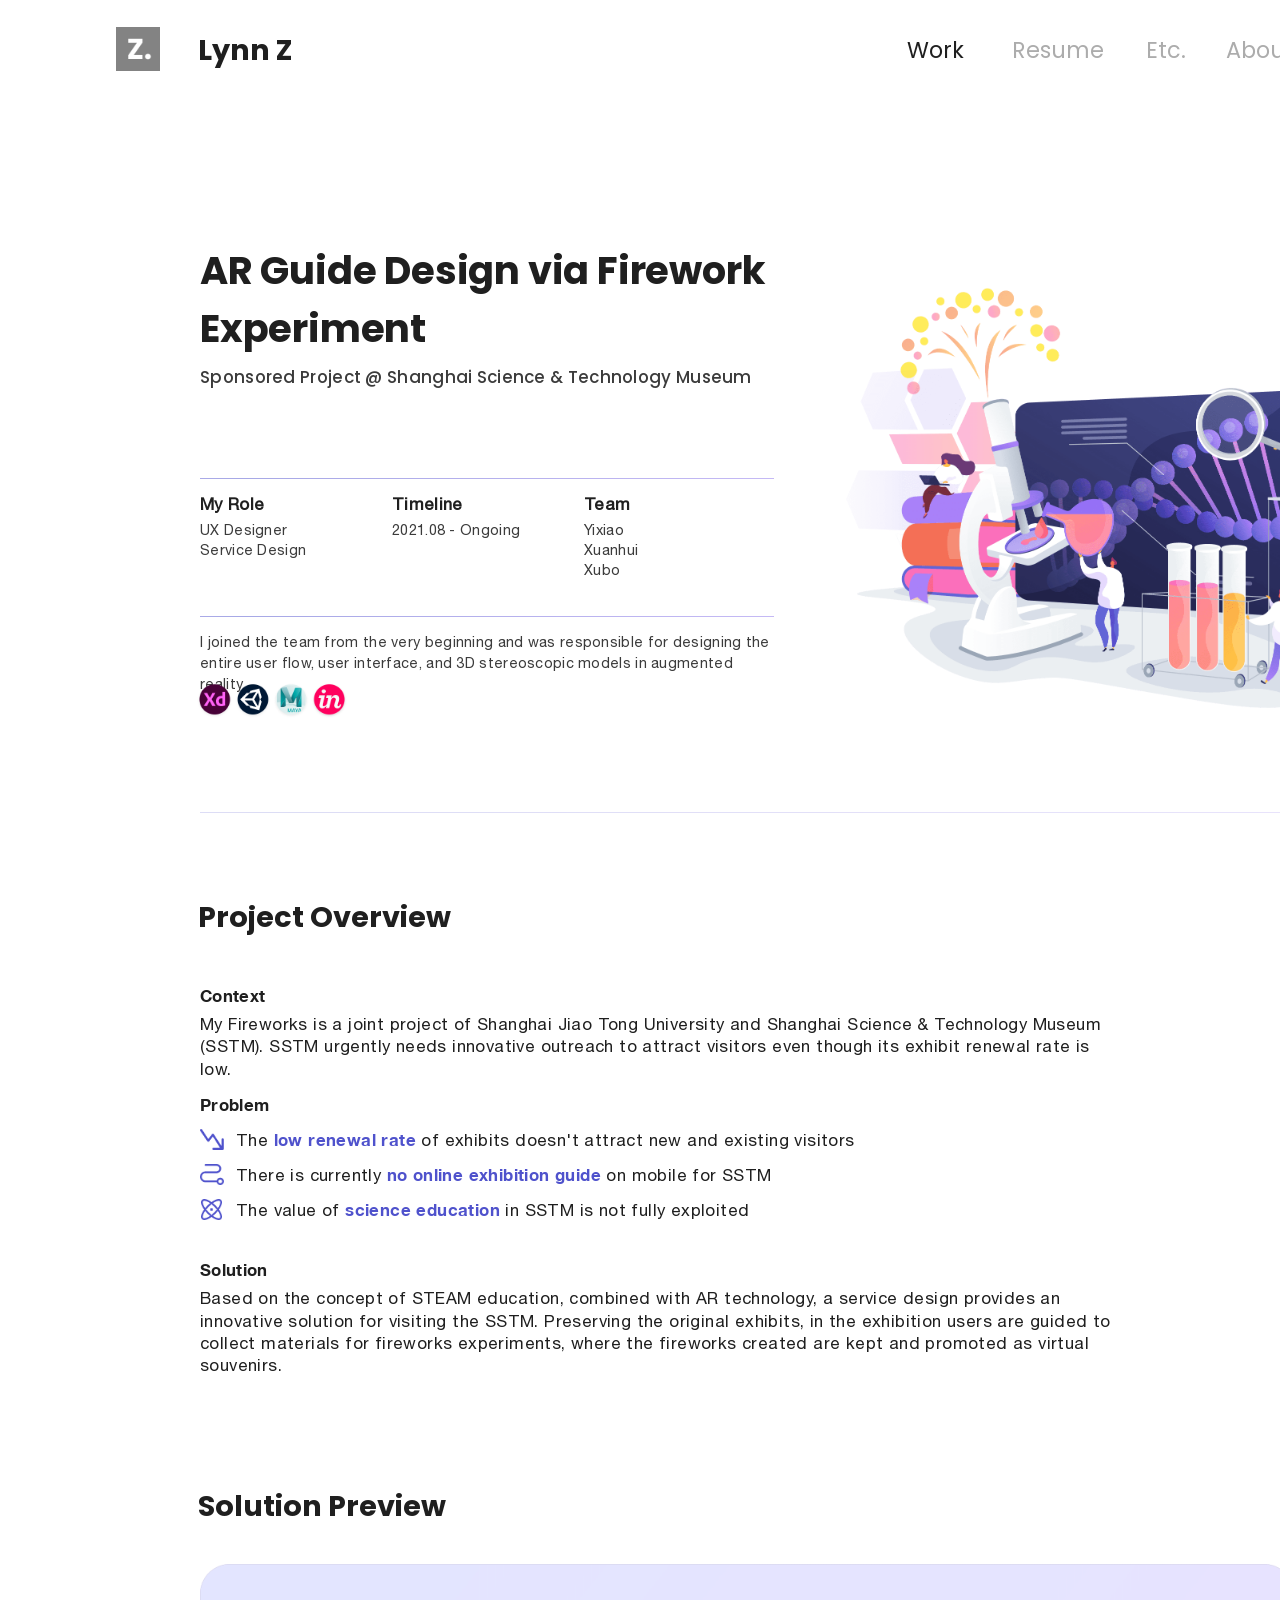
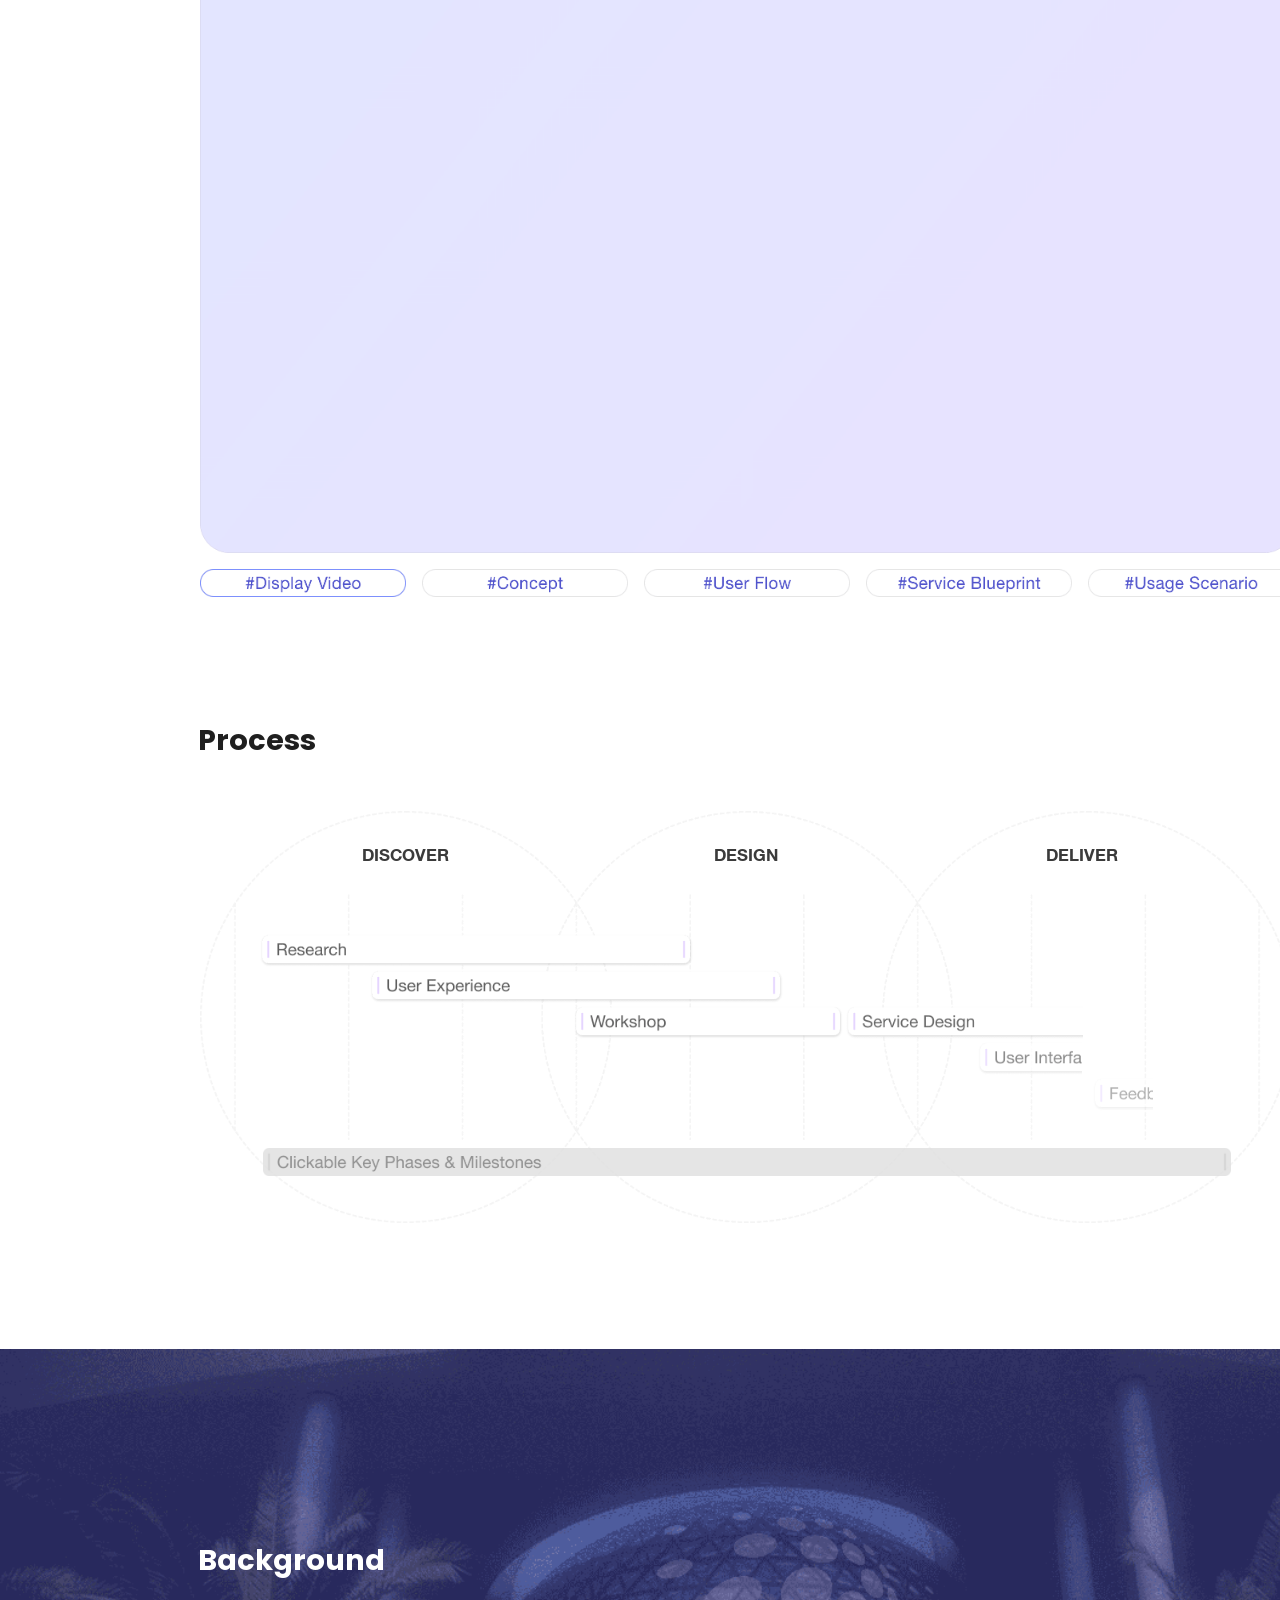
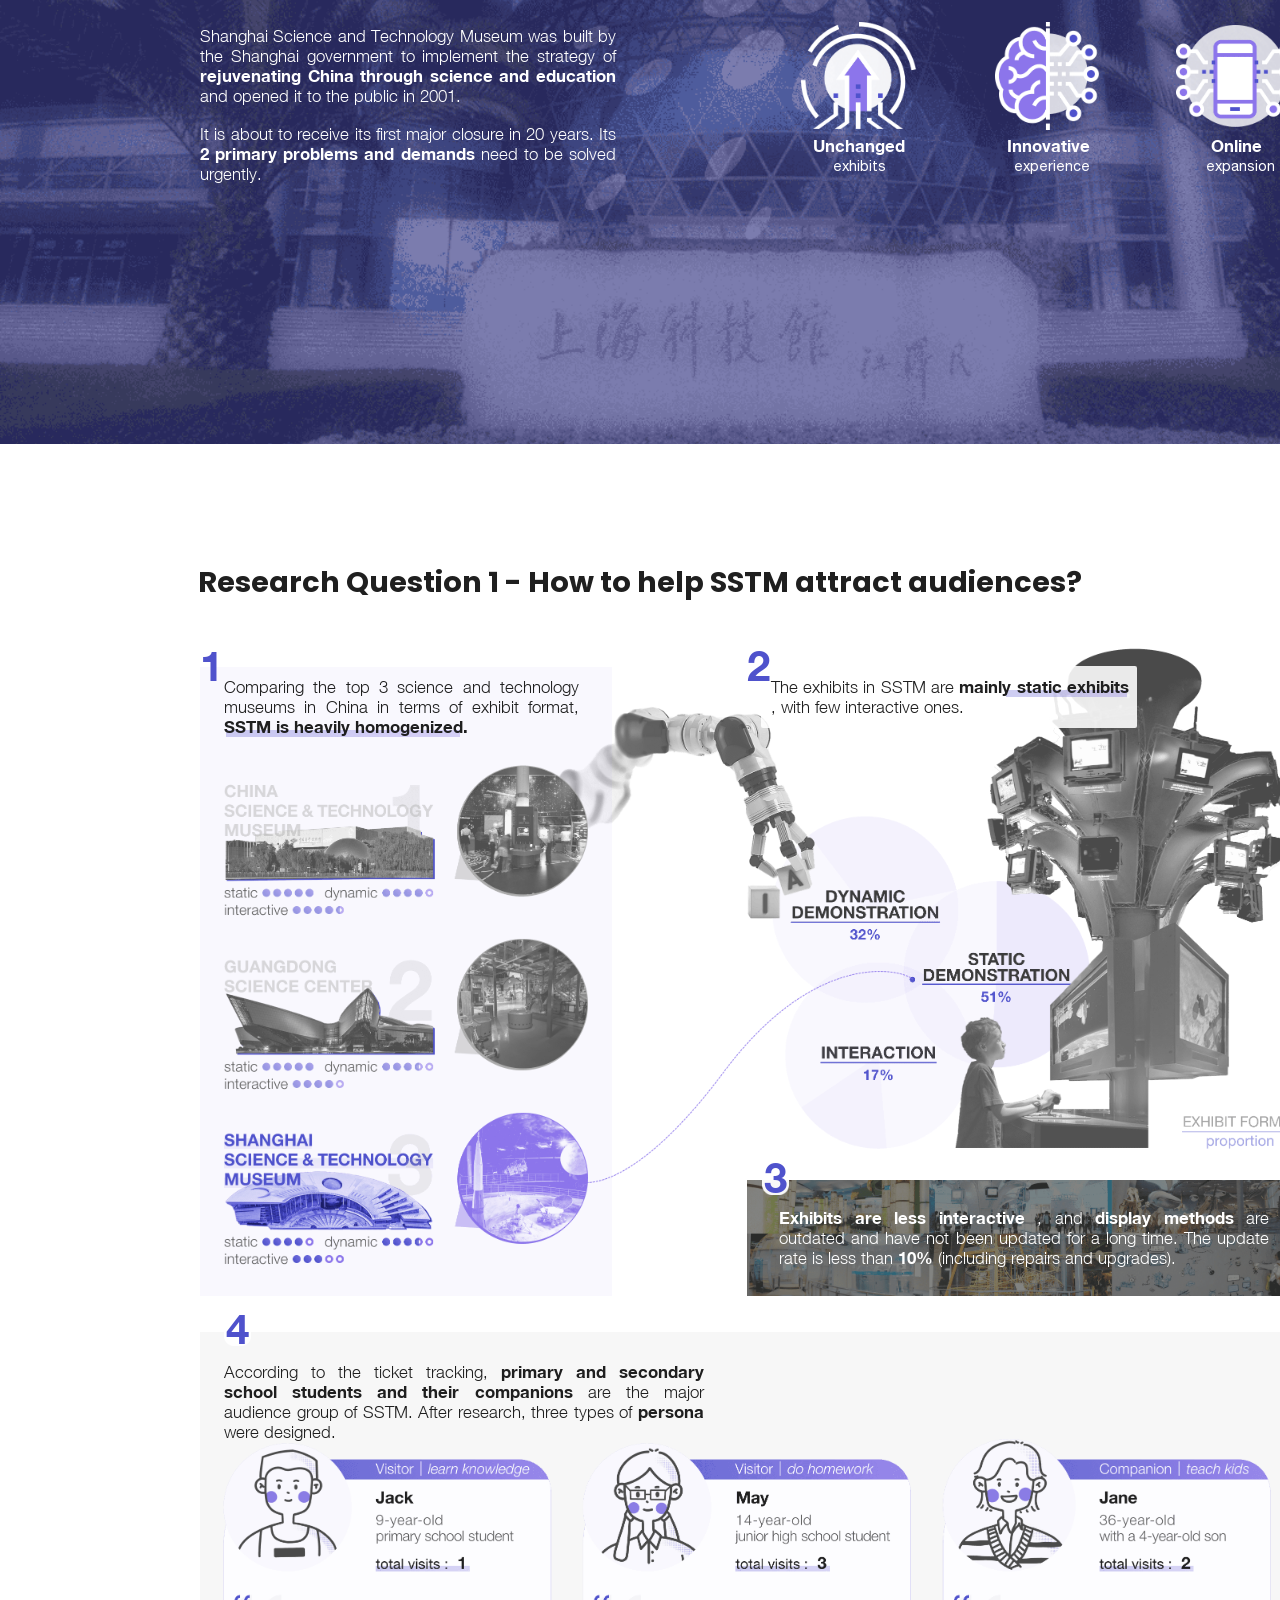
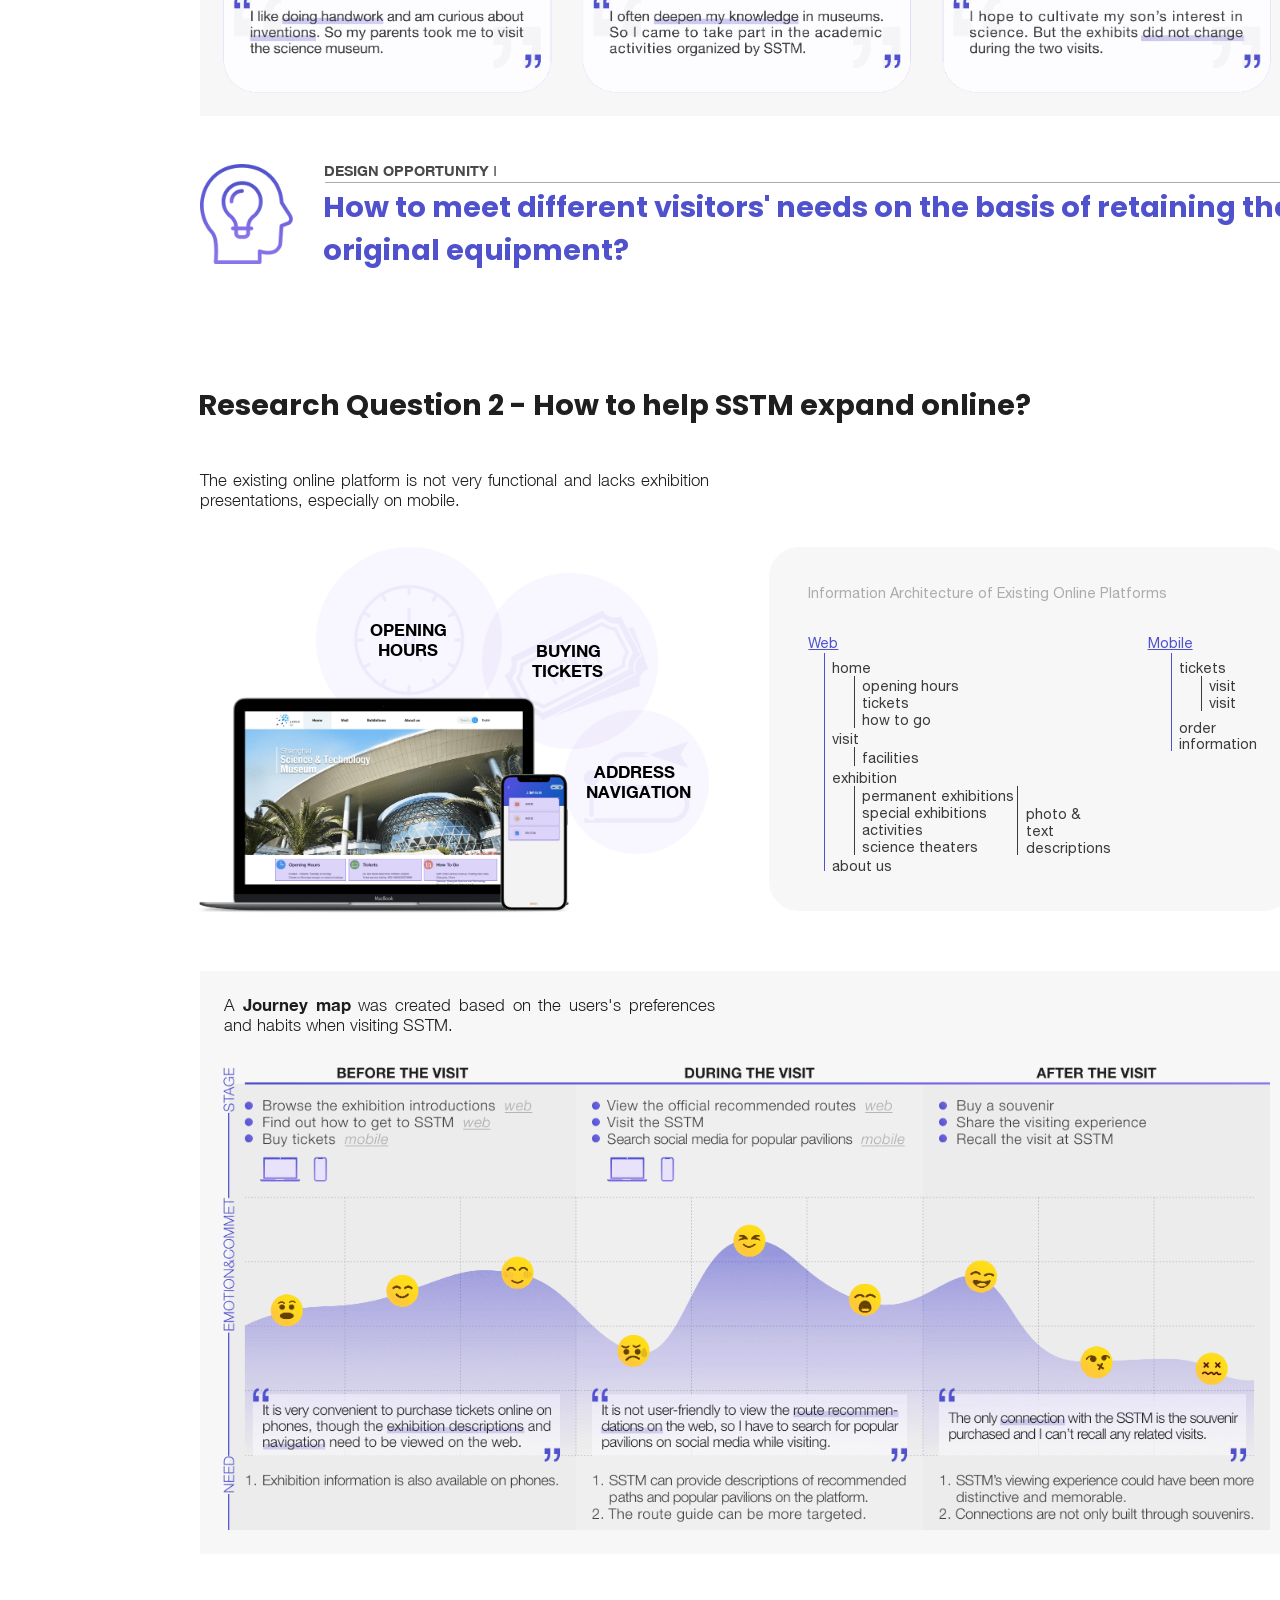
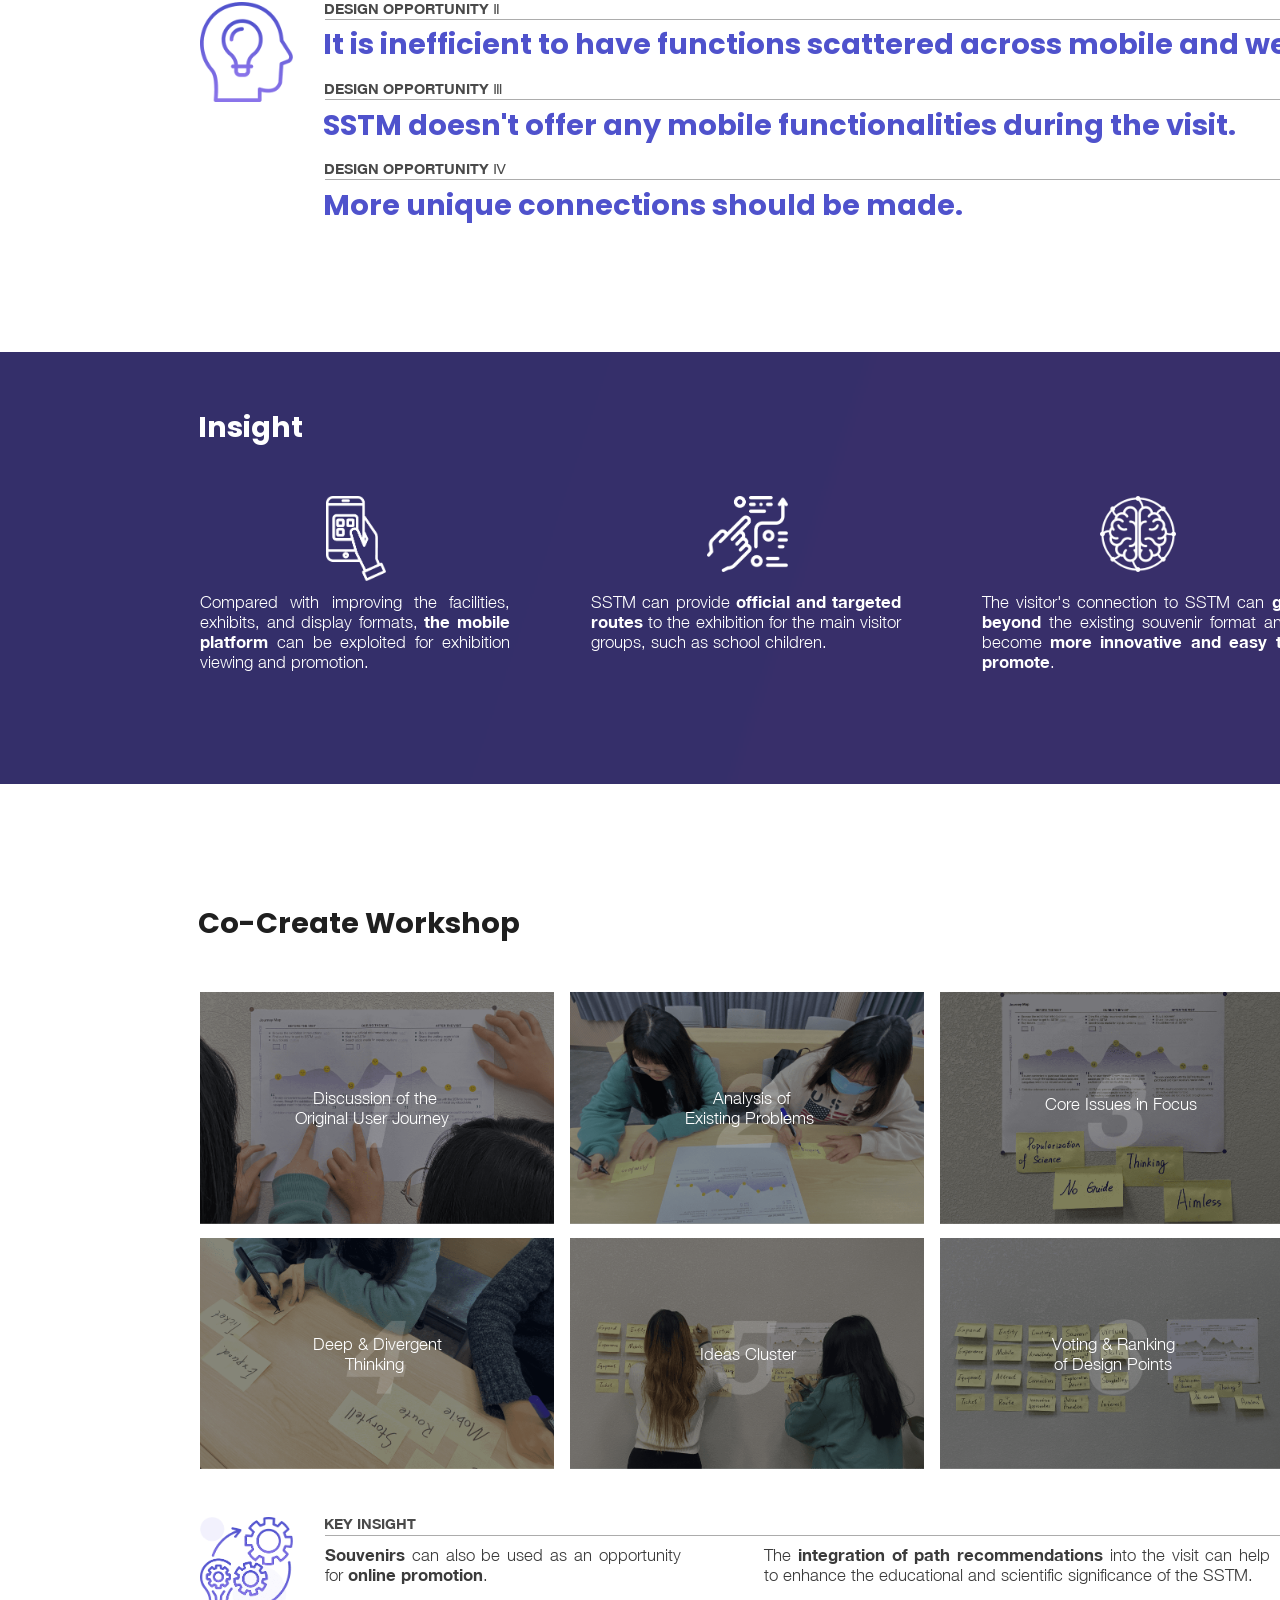
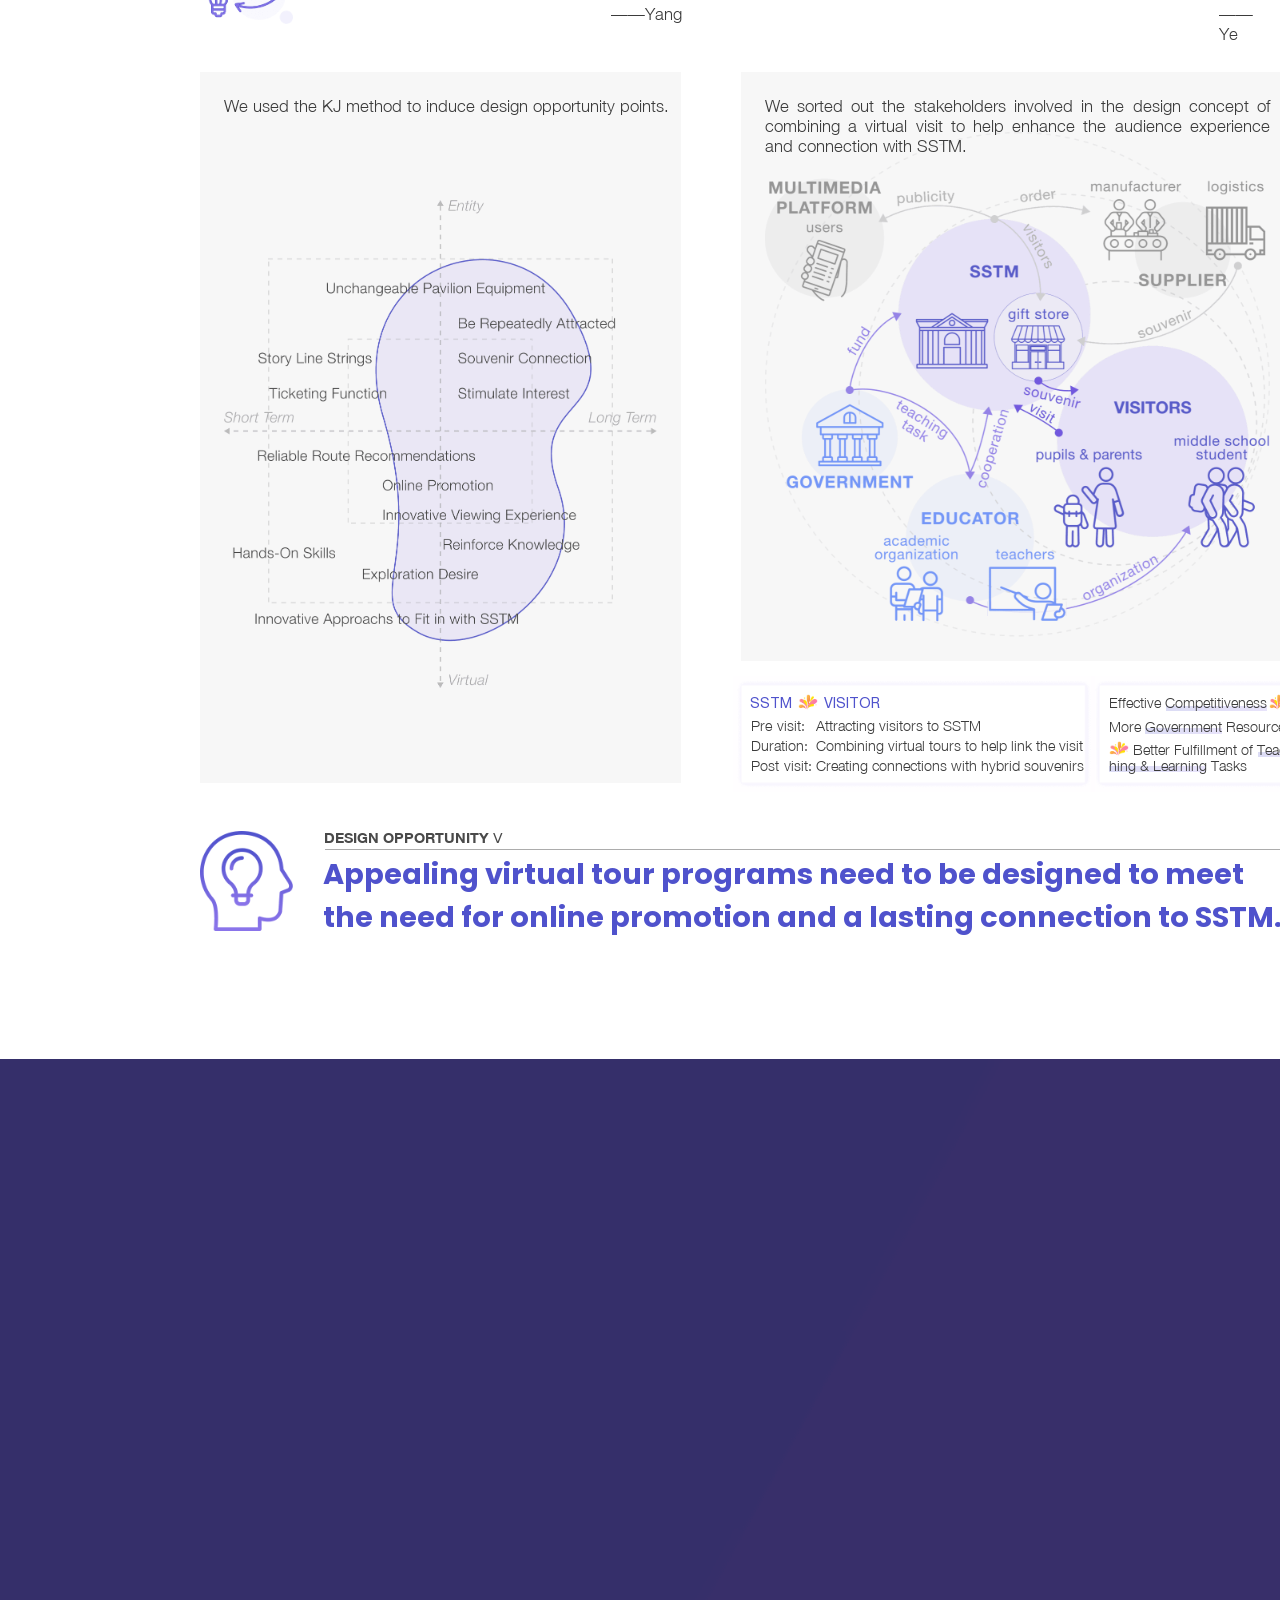
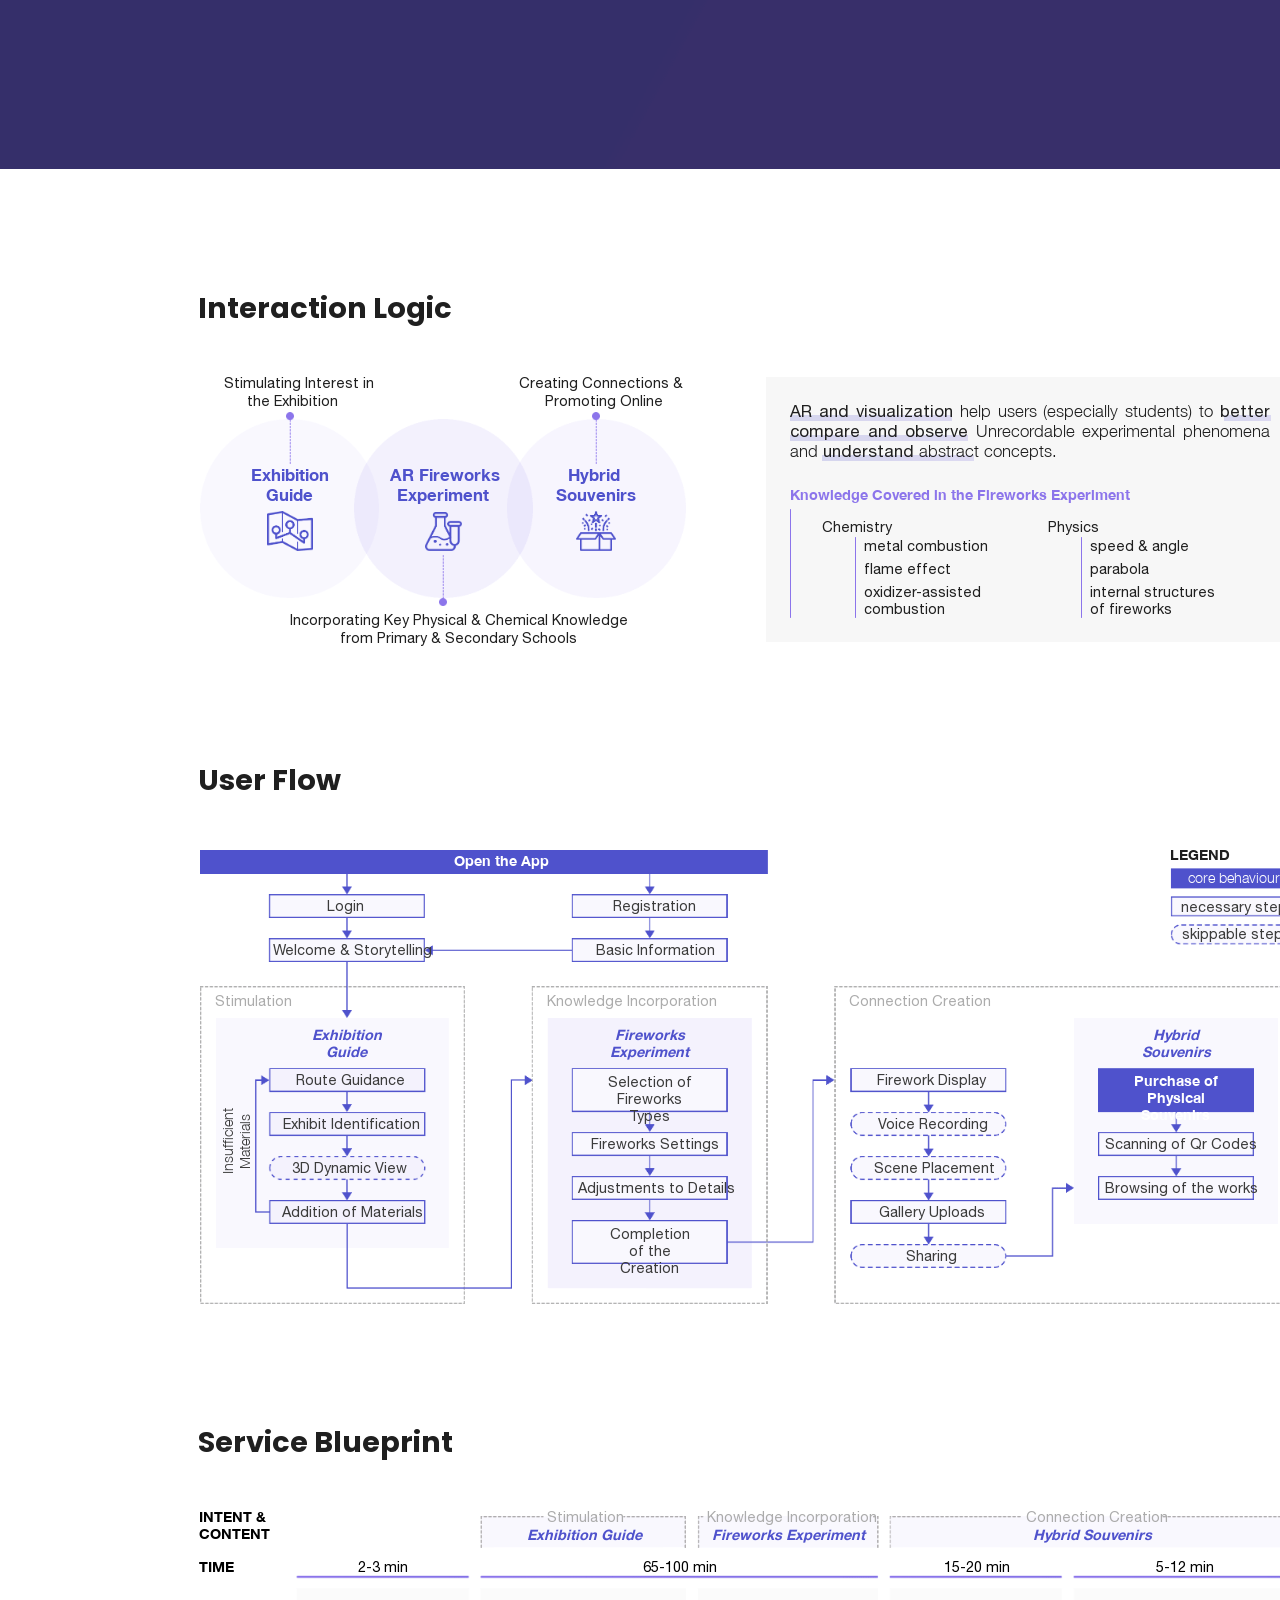
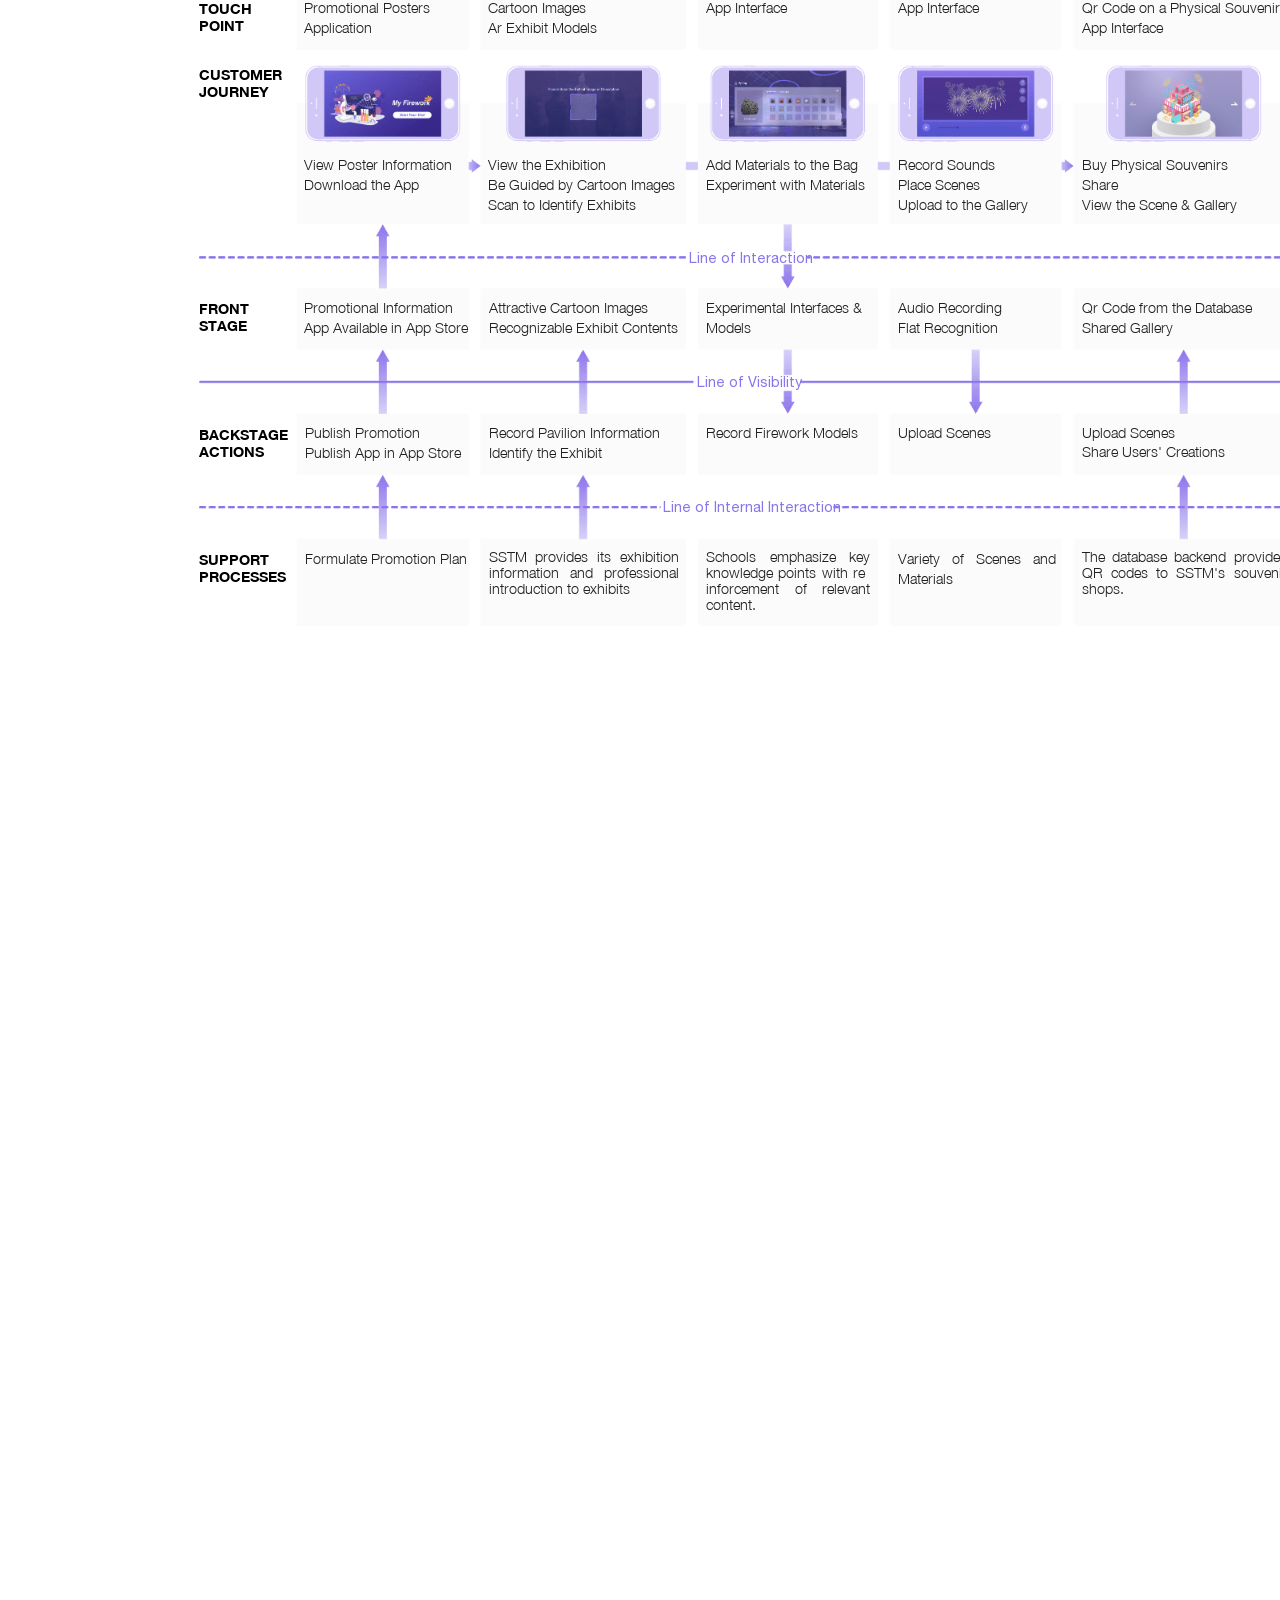
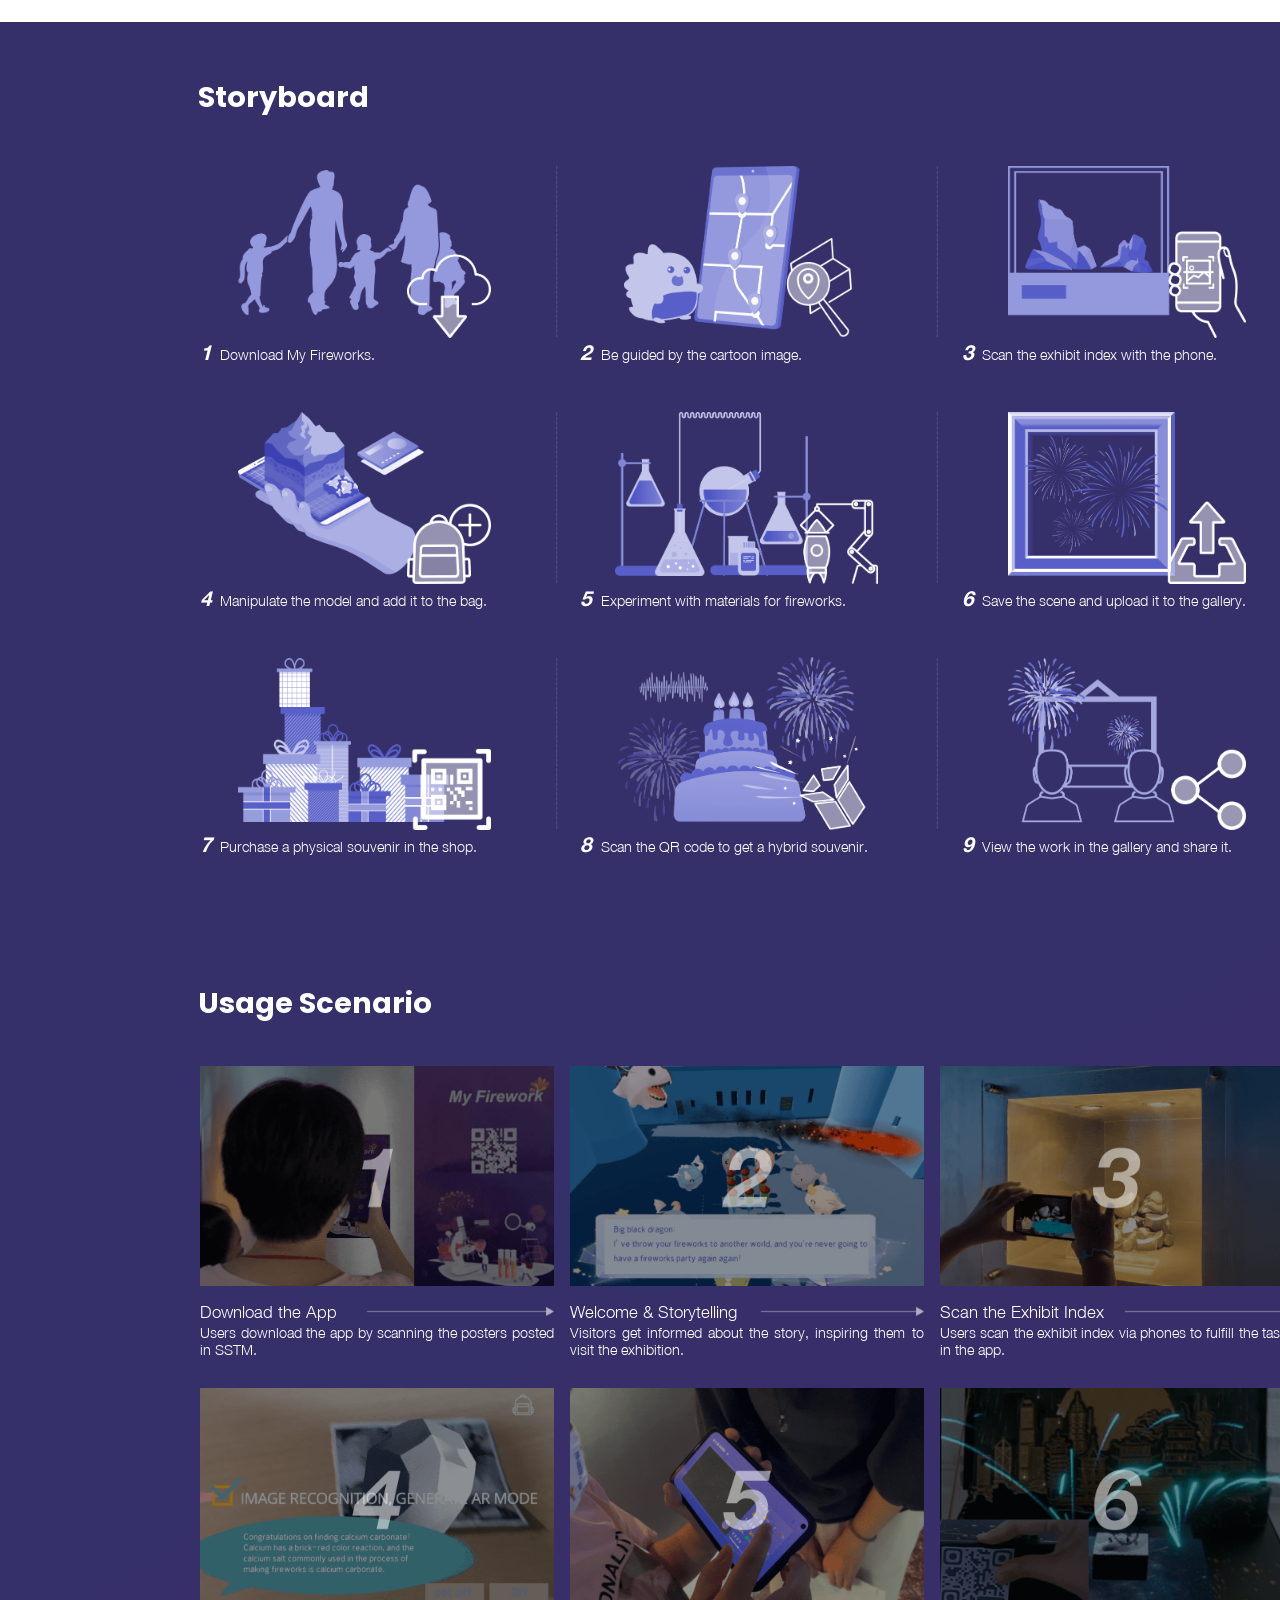
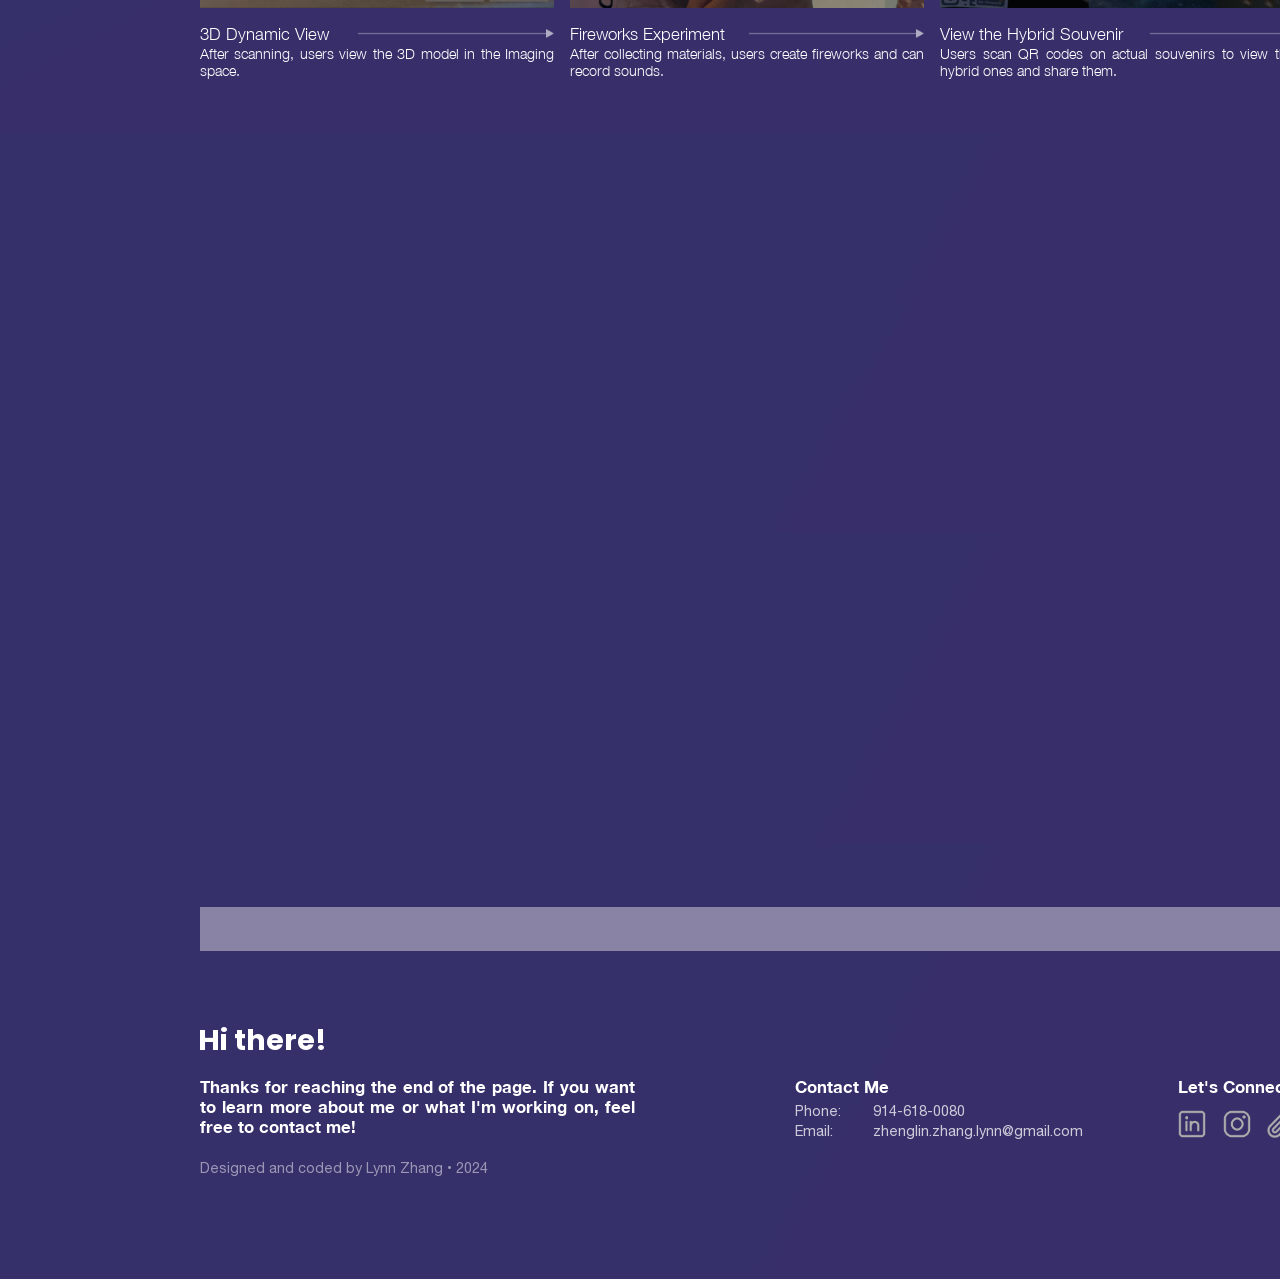
<file: fireworks.html>
<!DOCTYPE html>
<html lang="en">

<head>
    <meta charset="utf-8">
    <meta name="viewport" content="width=device-width, initial-scale=1.0">
    <title>Lynn Zhang | My Fireworks</title>
    <style>
        @font-face {
            font-family: 'Helvetica Neue';
            src: url("static/fonts/HelveticaNeue.ttf")
        }

        @font-face {
            font-family: 'Helvetica Neue Bold';
            src: url("static/fonts/HelveticaNeue-Bold.ttf")
        }

        @font-face {
            font-family: 'Helvetica Neue Light';
            src: url("static/fonts/HelveticaNeue-Light.ttf")
        }
    </style>
    <link rel="shortcut icon" href="static/image/cover/favicon.ico">
    <link rel="preconnect" href="https://fonts.googleapis.com">
    <link rel="preconnect" href="https://fonts.gstatic.com" crossorigin>
    <link href="https://fonts.googleapis.com/css2?family=Poppins:wght@300;400;500;700&display=swap" rel="stylesheet">
    <link href="./static/css/style.css" rel="stylesheet">
    <link href="./static/css/fireworks.css" rel="stylesheet">
    <link rel="stylesheet" href="./static/css/animate.css" />
</head>

<body>
    <div class="nav_work" id="nnn1">
        <div class="content">
            <a href="#" id="sy0">
                <img alt="pic" src="./static/image/common/logo.png" id="sy1"
                    style="width:44.0px;height:44.0px;margin:27.0px 0 0 116.0px;z-index:9999;opacity:1;">
                <img alt="pic" src="./static/image/fireworks/logo.png" id="sy2"
                    style="width:44.0px;height:44.0px;margin:27.0px 0 0 116.0px;z-index:9999;opacity:0;">
            </a>
            <img alt="pic" src="./static/image/common/click.png"
                style="width:57.6px;height:4px;margin:62.6px 0 0 906.8px;opacity: 0;" id="lig1">
            <img alt="pic" src="./static/image/common/click.png"
                style="width:91.2px;height:4px;margin:62.6px 0 0 1012.4px;opacity: 0;" id="lig2">
            <img alt="pic" src="./static/image/common/click.png"
                style="width:37.2px;height:4px;margin:62.6px 0 0 1146.4px;opacity: 0;" id="lig3">
            <img alt="pic" src="./static/image/common/click.png"
                style="width:68.2px;height:4px;margin:62.6px 0 0 1226.4px;opacity: 0;" id="lig4">
            <a href="/">
                <p class="font1" style="margin:28.6px 0 0 198.2px">Lynn Z</p>
            </a>
            <a href="/">
                <p class="font2" style="margin:33.0px 0 0 906.8px" id="lig11">Work</p>
            </a>
            <a target="_blank"
                href="https://drive.google.com/file/d/1Fj9TLvb60T07fDlUSmnbDXqyg7BCTxRq/view?usp=sharing">
                <p class="font3" style="margin:33.0px 0 0 1012.4px" id="lig22">Resume</p>
            </a>
            <a href="./etc.html">
                <p class="font3" style="margin:33.0px 0 0 1145.6px" id="lig33">Etc.</p>
            </a>
            <a href="./about.html">
                <p class="font3" style="margin:33.0px 0 0 1226.4px" id="lig44">About</p>
            </a>
        </div>
    </div>
    <div id="page0">
        <div class="content">
            <p class="font1" style="margin:130.0px 0 0 200px;font-size: 38.4px;letter-spacing: -0.2px;line-height: 58.0px;width: 608.0px;color: #1F1F1F;">AR Guide Design via Firework Experiment</p>
            <p class="font1" style="margin:245.0px 0 0 200px;font-size: 16.8px;letter-spacing: 0.3px;line-height: 40.0px;font-weight: 500;color: #3B3B3B;">Sponsored Project @ Shanghai Science & Technology Museum</p>
            <!-- <p class="font2" style="margin:347.6px 0 0 198.4px">Redesign for the English Reading App</p> -->
            <!-- <p class="font3" style="margin:470.0px 0 0 200px">Startup Program</p>
            <p class="font3" style="margin:493.2px 0 0 200px">User Experience Design</p>
            <p class="font3" style="margin:516.4px 0 0 200px">2021.04 — Ongoing</p> -->
            <p class="font3" style="margin:382.4px 0 0 200px;font-size: 16.8px;letter-spacing: 0.3px;line-height:20.8px;color: #1f1f1f;font-weight: bold;">My Role</p>
            <p class="font3" style="margin:382.4px 0 0 392.0px;font-size: 16.8px;letter-spacing: 0.3px;line-height:20.8px;color: #1f1f1f;font-weight: bold;">Timeline</p>
            <p class="font3" style="margin:382.4px 0 0 584.0px;font-size: 16.8px;letter-spacing: 0.3px;line-height:20.8px;color: #1f1f1f;font-weight: bold;">Team</p>
            <p class="font3" style="margin:408.4px 0 0 200px;font-size: 14.4px;letter-spacing: 0.3px;line-height:20.8px;color: #3B3B3B;">UX Designer</p>
            <p class="font3" style="margin:428.4px 0 0 200px;font-size: 14.4px;letter-spacing: 0.3px;line-height:20.8px;color: #3B3B3B;">Service Design</p>
            <p class="font3" style="margin:408.4px 0 0 392.0px;font-size: 14.4px;letter-spacing: 0.3px;line-height:20.8px;color: #3B3B3B;">2021.08 - Ongoing</p>
            <p class="font3" style="margin:408.4px 0 0 584.0px;font-size: 14.4px;letter-spacing: 0.3px;line-height:20.8px;color: #3B3B3B;">Yixiao</p>
            <p class="font3" style="margin:428.4px 0 0 584.0px;font-size: 14.4px;letter-spacing: 0.3px;line-height:20.8px;color: #3B3B3B;">Xuanhui</p>
            <p class="font3" style="margin:448.4px 0 0 584.0px;font-size: 14.4px;letter-spacing: 0.3px;line-height:20.8px;color: #3B3B3B;">Xubo</p>
            <p class="font3" style="margin:520.4px 0 0 200px;font-size: 14.4px;letter-spacing: 0.3px;line-height:20.8px;color: #3B3B3B;width: 574.0px;">I joined the team from the very beginning and was responsible for designing the entire user flow, user interface, and 3D stereoscopic models in augmented reality.</p>
            <img alt="pic" src="./static/image/fireworks/line1.png" style="width:574.0px;margin:366px 0 0 200px">
            <img alt="pic" src="./static/image/fireworks/line2.png" style="width:574.0px;margin:504px 0 0 200px">
            <img alt="pic" src="./static/image/fireworks/line3.png" style="width:1094.0px;margin:700px 0 0 200px">
            <img alt="pic" src="./static/image/fireworks/page0_software.png"
                style="width:152.0px;margin:570px 0 0 196.4px">
            <img alt="pic" src="./static/image/fireworks/page0_ar.png"
                style="width:601.0px;height:420.6px;margin:175.2px 0 0 846.0px">
            <!-- <a href="./static/pdf/My_Fireworks.pdf" target="_blank" id="pdf">
                <img alt="pic" src="./static/image/fireworks/page0_pdf.png" id="a1"
                    style="width:28.4px;height:28.4px;margin:304.8px 0 0 592.4px;opacity: 1;">
                <img alt="pic" src="./static/image/fireworks/page0_pdf_hover.png" id="a2"
                    style="width:28.4px;height:28.4px;margin:304.8px 0 0 592.4px;opacity: 0;">
            </a> -->
        </div>
    </div>
    <!-- <div class="wow animate__fadeInUp" data-wow-duration="1.2s" data-wow-delay="0s" data-wow-offset="100">
        <div class="brief" style="margin-top: 50px;height:430.0px;">
            <img alt="pic" src="./static/image/common/dot.png"
                style="width:7.6px;margin:231.2px 0 0 640.0px;position: absolute;">
            <img alt="pic" src="./static/image/common/dot.png"
                style="width:7.6px;margin:287.6px 0 0 640.0px;position: absolute;">
            <p class="font1z" style="margin:106.4px 0 0 200.0px;">Client</p>
            <p class="font1z" style="margin:164.4px 0 0 200.0px;">Duration</p>
            <p class="font1z" style="margin:222.4px 0 0 200.0px;">Team</p>
            <p class="font2z" style="margin:127.6px 0 0 200.0px;">Shanghai Science & Technology Museum</p>
            <p class="font2z" style="margin:185.6px 0 0 200.0px;">August 2021 — Ongoing</p>
            <p class="font2z" style="margin:243.6px 0 0 200.0px;">Zhenglin Zhang (UX & Service Designer)</p>
            <p class="font2z" style="margin:264.6px 0 0 200.0px;">Yixiao (Product Manager)</p>
            <p class="font2z" style="margin:285.6px 0 0 200.0px;">Xuanhui (Front-End Engineer)</p>
            <p class="font2z" style="margin:306.6px 0 0 200.0px;">Xubo (Back-End Engineer)</p>
            <p class="font3z" style="margin:106.4px 0 0 640.0px;">My Role</p>
            <div class="font4z" style="margin:133.2px 0 0 640.0px;">As a <p
                    style="display: inline;font-family: 'Helvetica Neue Bold', sans-serif;color: #1f1f1f;">UX & Service
                    Designer</p>, I worked with a
                cross-functional team. I joined the team from the very beginning and was responsible for designing the
                entire user flow, user interface, and 3D stereoscopic models in augmented reality.</div>
            <div class="font4z" style="margin:223.6px 0 0 655.6px;width: 638.4px;">
                <p style="display: inline;font-family: 'Helvetica Neue Bold', sans-serif;color: #1f1f1f;">Research:</p>
                User Interview, Competitive Analysis, Journey Map, Co-Create Workshop, and Research Analysis
            </div>
            <div class="font4z" style="margin:280px 0 0 655.6px;width: 638.4px;">
                <p style="display: inline;font-family: 'Helvetica Neue Bold', sans-serif;color: #1f1f1f;">Design:</p>
                3D Modeling, Ideation sketching, Wireframing, Prototyping, Service Blueprint, Storyboard, Interaction &
                Visual Design
            </div>
        </div>
    </div> -->

    <div class="wow animate__fadeInUp" data-wow-duration="1.2s" data-wow-delay="0s" data-wow-offset="100">
        <div id="role" style="margin-top:30px">
            <div class="content">
                <p class="title" style="margin:53.6px 0 0 198.4px">Project Overview</p>
                <p class="fontx" style="margin:144.0px 0 0 200.0px;">Context</p>
                <p class="fontx" style="margin:252.8px 0 0 200.0px;">Problem</p>
                <p class="fontx" style="margin:418.4px 0 0 200.0px;">Solution</p>
                <p class="font1" style="margin:170.8px 0 0 200.0px;">My Fireworks is a joint project of Shanghai Jiao
                    Tong University and Shanghai Science & Technology Museum (SSTM). SSTM urgently needs innovative
                    outreach to attract visitors even though its exhibit renewal rate is low.</p>
                <p class="font1" style="margin:445.2px 0 0 200.0px;">Based on the concept of STEAM education, combined
                    with AR technology, a service design provides an innovative solution for visiting the SSTM.
                    Preserving the original exhibits, in the exhibition users are guided to collect materials for
                    fireworks experiments, where the fireworks created are kept and promoted as virtual souvenirs.</p>
                <div class="font1" style="margin:286.6px 0 0 236.0px;">The <p
                        style="display: inline;font-family: 'Helvetica Neue Bold', sans-serif;color: #4F52CC">low
                        renewal rate</p> of exhibits doesn't attract
                    new and existing visitors</div>
                <div class="font1" style="margin:321.8px 0 0 236.0px;">There is currently <p
                        style="display: inline;font-family: 'Helvetica Neue Bold', sans-serif;color: #4F52CC">no online
                        exhibition guide </p> on mobile for SSTM</div>
                <div class="font1" style="margin:357px 0 0 236.0px;">The value of <p
                        style="display: inline;font-family: 'Helvetica Neue Bold', sans-serif;color: #4F52CC">science
                        education</p> in SSTM is not fully exploited</div>
                <img alt="pic" src="./static/image/fireworks/111.png"
                    style="width:24.6px;margin:286.8px 0 0 199.6px;position: absolute;">
                <img alt="pic" src="./static/image/fireworks/222.png"
                    style="width:24.0px;margin:322.0px 0 0 200px;position: absolute;">
                <img alt="pic" src="./static/image/fireworks/333.png"
                    style="width:21.2px;margin:357.2px 0 0 201.2px;position: absolute;">
            </div>
        </div>
    </div>
    <div class="wow animate__fadeInUp" data-wow-duration="1.2s" data-wow-delay="0s" data-wow-offset="100">
        <div id="page_pre" style="margin-top:-70px">
            <p class="title" style="margin:118.8px 0 0 198.4px">Solution Preview</p>
            <img alt="pic" src="./static/image/fireworks/pre.png"
                style="width:1094.0px;margin:197.6px 0 0 200px;position: absolute;">
            <iframe width="560" height="315" src="https://www.youtube.com/embed/uBntKQ-6lJg" id="pc1"
                title="YouTube video player"
                style="height:589.6px;width:1094.0px;margin:197.6px 0 0 200px;position:absolute;border: 0px;border-radius: 25px;"
                allow="accelerometer; autoplay; clipboard-write; encrypted-media; gyroscope; picture-in-picture"
                allowfullscreen></iframe>
            <img alt="pic" src="./static/image/fireworks/Concept.png" id="pc2"
                style="width:1034.0px;margin:252.4px 0 0 260.0px;position: absolute;display: none;">
            <img alt="pic" src="./static/image/fireworks/UserFlow.png" id="pc3"
                style="width:974.0px;margin:288.8px 0 0 260.0px;position: absolute;display: none;">
            <img alt="pic" src="./static/image/fireworks/Service.png" id="pc4"
                style="width:974.0px;margin:237.2px 0 0 260.0px;position: absolute;display: none;">
            <img alt="pic" src="./static/image/fireworks/usage.png" id="pc5"
                style="width:974.4px;margin:266.4px 0 0 259.6px;position: absolute;display: none;">
            <a href="javascript:void(0);" id="pre_res" onclick="display1()">
                <img alt="pic" id="pre_res1" src="./static/image/fireworks/pre_res.png"
                    style="height:27.6px;margin:803.2px 0 0 200.0px;opacity:1">
                <img alt="pic" id="pre_res2" src="./static/image/fireworks/pre_res_h.png"
                    style="height:27.6px;margin:803.2px 0 0 200.0px;opacity:1">
            </a>
            <a href="javascript:void(0);" id="pre_inf" onclick="display2()">
                <img alt="pic" id="pre_inf1" src="./static/image/fireworks/pre_inf.png"
                    style="height:27.6px;margin:803.2px 0 0 422.0px;opacity:1">
                <img alt="pic" id="pre_inf2" src="./static/image/fireworks/pre_inf_h.png"
                    style="height:27.6px;margin:803.2px 0 0 422.0px;opacity:0">
            </a>
            <a href="javascript:void(0);" id="pre_bra" onclick="display3()">
                <img alt="pic" id="pre_bra1" src="./static/image/fireworks/pre_bra.png"
                    style="height:27.6px;margin:803.2px 0 0 644.0px;opacity:1">
                <img alt="pic" id="pre_bra2" src="./static/image/fireworks/pre_bra_h.png"
                    style="height:27.6px;margin:803.2px 0 0 644.0px;opacity:0">
            </a>
            <a href="javascript:void(0);" id="pre_hi" onclick="display4()">
                <img alt="pic" id="pre_hi1" src="./static/image/fireworks/pre_hi.png"
                    style="height:27.6px;margin:803.2px 0 0 866.0px;opacity:1">
                <img alt="pic" id="pre_hi2" src="./static/image/fireworks/pre_hi_h.png"
                    style="height:27.6px;margin:803.2px 0 0 866.0px;opacity:0">
            </a>
            <a href="javascript:void(0);" id="pre_des" onclick="display5()">
                <img alt="pic" id="pre_des1" src="./static/image/fireworks/pre_des.png"
                    style="height:27.6px;margin:803.2px 0 0 1088.0px;opacity:1">
                <img alt="pic" id="pre_des2" src="./static/image/fireworks/pre_des_h.png"
                    style="height:27.6px;margin:803.2px 0 0 1088.0px;opacity:0">
            </a>
        </div>
    </div>
    <div class="ps" style="display: none;" id="nnn2">
        <img alt="pic" src="./static/image/common/line.png"
            style="height:1px;width:100%;margin:95.0px 0 0 0;opacity: 0.6;">
        <div class="content">
            <a href="javascript:void(0);" onclick="discover()">
                <img alt="pic" src="./static/image/common/discover.png" id="dis1"
                    style="width:88.8px;margin:28.6px 0 0 338.0px;position: absolute;">
                <img alt="pic" src="./static/image/common/discover1.png" id="dis"
                    style="width:88.8px;margin:28.6px 0 0 338.0px;position: absolute;display: none;">
            </a>
            <a href="javascript:void(0);" onclick="design()">
                <img alt="pic" src="./static/image/common/design.png" id="des1"
                    style="width:65.6px;margin:27.0px 0 0 714.4px;position: absolute;">
                <img alt="pic" src="./static/image/common/design1.png" id="des"
                    style="width:65.6px;margin:27.0px 0 0 714.4px;position: absolute;display: none;">
            </a>
            <a href="javascript:void(0);" onclick="deliver()">
                <img alt="pic" src="./static/image/common/deliver.png" id="del1"
                    style="width:72.8px;margin:27.0px 0 0 1075.2px;position: absolute;">
                <img alt="pic" src="./static/image/common/deliver1.png" id="del"
                    style="width:72.8px;margin:27.0px 0 0 1075.2px;position: absolute;display: none;">
            </a>
            <a href="#" id="sl0">
                <img alt="pic" src="./static/image/common/logo.png" id="sl1"
                    style="width:44.0px;height:44.0px;margin:27.0px 0 0 116.0px;position: absolute;z-index:9999;opacity:1;">
                <img alt="pic" src="./static/image/fireworks/logo.png" id="sl2"
                    style="width:44.0px;height:44.0px;margin:27.0px 0 0 116.0px;position: absolute;z-index:9999;opacity:0;">
            </a>
            <img alt="pic" src="./static/image/fireworks/lll.png" id="lll3"
                style="height:2px;width:364.8px;margin:93.5px 0 0 929.4px;opacity: 0;">
            <img alt="pic" src="./static/image/fireworks/lll.png" id="lll2"
                style="height:2px;width:364.8px;margin:93.5px 0 0 564.6px;opacity: 0;">
            <img alt="pic" src="./static/image/fireworks/lll.png" id="lll1"
                style="height:2px;width:364.8px;margin:93.5px 0 0 199.8px;opacity: 0;">
        </div>
    </div>
    <div class="wow animate__fadeInUp" data-wow-duration="1.2s" data-wow-delay="0s" data-wow-offset="100">
        <div id="process">
            <p class="title" style="margin:98px 0 0 198px;">Process</p>
            <p class="font1" style="margin:224.0px 0 0 361.6px;">DISCOVER</p>
            <p class="font1" style="margin:224.0px 0 0 714.4px;">DESIGN</p>
            <p class="font1" style="margin:224.0px 0 0 1046.0px;">DELIVER</p>
            <img alt="pic" src="./static/image/fireworks/process.png"
                style="height:412.0px;width:1094.0px;margin:190px 0 0 200.0px">
            <img alt="pic" src="./static/image/common/kp.png" style="width: 967.6px;margin:527.6px 0 0 263.2px">
            <div style="position:absolute;height:35.2px;width:0;margin:312.4px 0 0 258.8px;overflow: hidden;" id="pp1">
                <a href="#" id="p_r">
                    <img alt="pic" id="p_r1" src="./static/image/fireworks/process_research.png"
                        style="height:35.2px;width:435.6px;margin: 0 0 0 0;opacity:0">
                    <img alt="pic" id="p_r2" src="./static/image/fireworks/process_research_h.png"
                        style="height:35.2px;width:435.6px;margin: 0 0 0 0;opacity:0">
                </a>
            </div>
            <div style="position:absolute;height:35.2px;width:0;margin:348.4px 0 0 368.8px;overflow: hidden;" id="pp2">
                <a href="#" id="p_e">
                    <img alt="pic" id="p_e1" src="./static/image/fireworks/process_ex.png"
                        style="height:35.2px;width:415.2px;margin: 0 0 0 0;opacity:0">
                    <img alt="pic" id="p_e2" src="./static/image/fireworks/process_ex_h.png"
                        style="height:35.2px;width:415.2px;margin: 0 0 0 0;opacity:0">
                </a>
            </div>
            <div style="position:absolute;height:35.2px;width:0;margin:384.4px 0 0 573.2px;overflow: hidden;" id="pp3">
                <a href="#" id="p_w">
                    <img alt="pic" id="p_w1" src="./static/image/fireworks/process_work.png"
                        style="height:35.2px;width:271.2px;margin: 0 0 0 0;opacity:0">
                    <img alt="pic" id="p_w2" src="./static/image/fireworks/process_work_h.png"
                        style="height:35.2px;width:271.2px;margin: 0 0 0 0;opacity:0">
                </a>
            </div>
            <div style="position:absolute;height:35.2px;width:0;margin:384.4px 0 0 845.2px;overflow: hidden;" id="pp4">
                <a href="#" id="p_s">
                    <img alt="pic" id="p_s1" src="./static/image/fireworks/process_service.png"
                        style="height:35.2px;width:253.6px;margin: 0 0 0 0;opacity:0">
                    <img alt="pic" id="p_s2" src="./static/image/fireworks/process_service_h.png"
                        style="height:35.2px;width:253.6px;margin: 0 0 0 0;opacity:0">
                </a>
            </div>
            <div style="position:absolute;height:35.2px;width:0;margin:420.4px 0 0 977.2px;overflow: hidden;" id="pp5">
                <a href="#" id="p_i">
                    <img alt="pic" id="p_i1" src="./static/image/fireworks/process_int.png"
                        style="height:35.2px;width:147.2px;margin: 0 0 0 0;opacity:0">
                    <img alt="pic" id="p_i2" src="./static/image/fireworks/process_int_h.png"
                        style="height:35.2px;width:147.2px;margin: 0 0 0 0;opacity:0">
                </a>
            </div>
            <div style="position:absolute;height:35.2px;width:0;margin:456.4px 0 0 1091.6px;overflow: hidden;" id="pp6">
                <a href="#" id="p_f">
                    <img alt="pic" id="p_f1" src="./static/image/fireworks/process_feed.png"
                        style="height:35.2px;width:127.6px;margin: 0 0 0 0;opacity:0">
                    <img alt="pic" id="p_f2" src="./static/image/fireworks/process_feed_h.png"
                        style="height:35.2px;width:127.6px;margin: 0 0 0 0;opacity:0">
                </a>
            </div>
        </div>
    </div>
    <div id="page1">
        <div class="wow animate__fadeInUp" data-wow-duration="1.2s" data-wow-delay="0s" data-wow-offset="100">
            <div class="content">
                <p class="title" style="margin:190.0px 0 0 198px;color:white">Background</p>
                <div class="font1" style="margin:276.8px 0 0 200.0px;">Shanghai Science and Technology Museum was built
                    by
                    the
                    Shanghai government to implement the strategy of <p
                        style="display: inline;font-family: 'Helvetica Neue Bold', sans-serif;">rejuvenating China
                        through science and education</p> and
                    opened it to the public in 2001.</div>
                <div class="font1" style="margin:375px 0 0 200.0px;">It is about to receive its first major closure in
                    20
                    years. Its <p style="display: inline;font-family: 'Helvetica Neue Bold', sans-serif;">2 primary
                        problems and
                        demands</p> need to be solved urgently.</div>
                <p class="font2" style="margin:387.6px 0 0 813px;">Unchanged</p>
                <p class="font2" style="margin:387.6px 0 0 1007px;">Innovative</p>
                <p class="font2" style="margin:387.6px 0 0 1211px;">Online</p>
                <p class="font3" style="margin:408.4px 0 0 833px;">exhibits</p>
                <p class="font3" style="margin:408.4px 0 0 1014px;">experience</p>
                <p class="font3" style="margin:408.4px 0 0 1206px;">expansion</p>
                <img alt="pic" src="./static/image/fireworks/page1_icon1.png"
                    style="height:107.1px;width:115.3px;margin:273.2px 0 0 801.2px">
                <img alt="pic" src="./static/image/fireworks/page1_icon2.png"
                    style="height:108.0px;width:104.3px;margin:272.8px 0 0 994.8px">
                <img alt="pic" src="./static/image/fireworks/page1_icon3.png"
                    style="height:102.0px;width:118.0px;margin:276.0px 0 0 1176.0px">
            </div>
        </div>
    </div>
    <div class="block"></div>
    <div class="wow animate__fadeInUp" data-wow-duration="1.2s" data-wow-delay="0s" data-wow-offset="100">
        <div id="page2">
            <p class="title" style="margin:53.6px 0 0 198.2px;">Research Question 1 - How to help SSTM attract
                audiences?
            </p>
            <img alt="pic" src="./static/image/fireworks/page2_table.png"
                style="height:396.3px;width:317.7px;margin:271.3px 0 0 772.4px">
            <img alt="pic" src="./static/image/fireworks/page2_picture.png"
                style="height:510.0px;width:554.4px;margin:130.8px 0 0 862.8px">
            <img alt="pic" src="./static/image/fireworks/page2_mu.png"
                style="height:221.8px;width:277.3px;margin:189.8px 0 0 544.0px">
            <img alt="pic" src="./static/image/fireworks/page2_curve.png"
                style="height:212.0px;width:330.3px;margin:463.9px 0 0 582.7px">
            <img alt="pic" src="./static/image/fireworks/page2_background1.png"
                style="height:628.8px;width:412.4px;margin:159.6px 0 0 200.0px">
            <img alt="pic" src="./static/image/fireworks/page2_background2.png"
                style="height:62.0px;width:376.0px;margin:158.8px 0 0 761.2px">
            <img alt="pic" src="./static/image/fireworks/page2_background3.png"
                style="height:115.6px;width:546.8px;margin:672.8px 0 0 747.2px">
            <img alt="pic" src="./static/image/fireworks/page2_background4.png"
                style="height:384.4px;width:1094.0px;margin:824.4px 0 0 200.0px">
            <img alt="pic" src="./static/image/fireworks/page2_china.png"
                style="height:156.4px;width:364.4px;margin:254.0px 0 0 224.0px">
            <img alt="pic" src="./static/image/fireworks/page2_guangdong.png"
                style="height:153.6px;width:364.4px;margin:430.4px 0 0 224.0px">
            <img alt="pic" src="./static/image/fireworks/page2_shanghai.png"
                style="height:155.2px;width:364.4px;margin:604.0px 0 0 224.0px">
            <img alt="pic" src="./static/image/fireworks/page2_legend.png"
                style="height:35.4px;width:116.4px;margin:605.6px 0 0 1182.1px">
            <img alt="pic" src="./static/image/fireworks/page2_3di.png"
                style="height:14.4px;width:27.2px;margin:672.8px 0 0 761.6px">
            <img alt="pic" src="./static/image/fireworks/page2_4di.png"
                style="height:14.4px;width:27.2px;margin:824.4px 0 0 224.0px">
            <img alt="pic" src="./static/image/fireworks/page2_persona.png"
                style="height:336.4px;width:1053.2px;margin:931.2px 0 0 220.4px">
            <img alt="pic" src="./static/image/fireworks/page2_icon.png"
                style="height:100.0px;width:92.6px;margin:1256.8px 0 0 200.0px">
            <img alt="pic" src="./static/image/fireworks/page2_line.png"
                style="height:0.8px;width:969.4px;margin:1274.2px 0 0 324.8px">
            <img alt="pic" src="./static/image/fireworks/page2_highlight.png"
                style="height:7.2px;width:234.8px;margin:222.4px 0 0 225.5px">
            <img alt="pic" src="./static/image/fireworks/page2_highlight.png"
                style="height:7.2px;width:120.8px;margin:182.4px 0 0 1006.4px">
            <p class="font1" style="margin:132.4px 0 0 200.0px;">1</p>
            <p class="font1" style="margin:132.4px 0 0 747.2px;">2</p>
            <p class="font1" style="margin:644.0px 0 0 763.6px;">3</p>
            <p class="font1" style="margin:795.6px 0 0 226.0px;">4</p>
            <div class="font2" style="margin:169.6px 0 0 224.0px;">Comparing the top 3 science and technology museums in
                China in terms of exhibit format, <p
                    style="display: inline;font-family: 'Helvetica Neue Bold', sans-serif;">SSTM is heavily
                    homogenized.
                </p>
            </div>
            <div class="font2" style="margin:169.6px 0 0 770.8px;width: 358px;">The exhibits in SSTM are <p
                    style="display: inline;font-family: 'Helvetica Neue Bold', sans-serif;">mainly static exhibits
                </p>,
                with few interactive ones.</div>
            <div class="font2" style="margin:700.0px 0 0 779.2px;width: 490px;color:white">
                <p style="display: inline;font-family: 'Helvetica Neue Bold', sans-serif;">Exhibits are less
                    interactive
                </p>, and <p style="display: inline;font-family: 'Helvetica Neue Bold', sans-serif;">display methods
                </p>
                are outdated and have not been updated for a long time. The update rate is less than <p
                    style="display: inline;font-family: 'Helvetica Neue Bold', sans-serif;">10%</p> (including
                repairs
                and upgrades).
            </div>
            <div class="font2" style="margin:854.8px 0 0 224.0px;width: 480.0px">According to the ticket tracking, <p
                    style="display: inline;font-family: 'Helvetica Neue Bold', sans-serif;">primary and secondary
                    school
                    students and their companions</p> are the major audience group
                of SSTM. After research, three types of <p
                    style="display: inline;font-family: 'Helvetica Neue Bold', sans-serif;">persona</p> were
                designed.
            </div>
            <p class="font3" style="margin:1254.8px 0 0 323.6px;">DESIGN OPPORTUNITY Ⅰ</p>
            <p class="font4" style="margin:1278.6px 0 0 322.8px;">How to meet different visitors' needs on the basis of
                retaining the original equipment?</p>
        </div>
    </div>
    <div class="wow animate__fadeInUp" data-wow-duration="1.2s" data-wow-delay="0s" data-wow-offset="100">
        <div id="page3">
            <p class="title" style="margin:53.6px 0 0 198.2px;">Research Question 2 - How to help SSTM expand online?
            </p>
            <img alt="pic" src="./static/image/fireworks/page3_open.png"
                style="height:186.4px;width:186.4px;margin:216.8px 0 0 315.6px">
            <img alt="pic" src="./static/image/fireworks/page3_buy.png"
                style="height:176.0px;width:176.0px;margin:242.8px 0 0 482.0px">
            <img alt="pic" src="./static/image/fireworks/page3_address.png"
                style="height:144.4px;width:144.4px;margin:379.6px 0 0 564.4px">
            <img alt="pic" src="./static/image/fireworks/page3_screen.png"
                style="height:343.6px;width:515.2px;margin:302.8px 0 0 127.2px">
            <img alt="pic" src="./static/image/fireworks/page3_background1.png"
                style="height:364.0px;width:525.2px;margin:216.8px 0 0 768.8px">
            <img alt="pic" src="./static/image/fireworks/page3_background2.png"
                style="height:582.8px;width:1094.0px;margin:640.8px 0 0 200.0px">
            <img alt="pic" src="./static/image/fireworks/page3_map.png"
                style="height:466.0px;width:1050.4px;margin:733.6px 0 0 219.6px">
            <img alt="pic" src="./static/image/fireworks/page3_icon.png"
                style="height:100.0px;width:92.6px;margin:1271.6px 0 0 200.0px">
            <img alt="pic" src="./static/image/fireworks/page3_line.png"
                style="height:0.8px;width:969.4px;margin:1289.0px 0 0 324.8px">
            <img alt="pic" src="./static/image/fireworks/page3_line.png"
                style="height:1px;width:969.4px;margin:1369.2px 0 0 324.8px">
            <img alt="pic" src="./static/image/fireworks/page3_line.png"
                style="height:0.8px;width:969.4px;margin:1449.4px 0 0 324.8px">
            <img alt="pic" src="./static/image/fireworks/page3_line2.png"
                style="height:218.2px;width:1px;margin:322.8px 0 0 823.8px">
            <img alt="pic" src="./static/image/fireworks/page3_line2.png"
                style="height:98.2px;width:0.8px;margin:322.8px 0 0 1170.6px">
            <img alt="pic" src="./static/image/fireworks/page3_line1.png"
                style="height:52.0px;width:1px;margin:345.8px 0 0 853.8px">
            <img alt="pic" src="./static/image/fireworks/page3_line1.png"
                style="height:18.4px;width:1px;margin:417.4px 0 0 853.8px">
            <img alt="pic" src="./static/image/fireworks/page3_line1.png"
                style="height:68.8px;width:1px;margin:455.8px 0 0 853.8px">
            <img alt="pic" src="./static/image/fireworks/page3_line1.png"
                style="height:68.8px;width:1px;margin:455.8px 0 0 1017.4px">
            <img alt="pic" src="./static/image/fireworks/page3_line1.png"
                style="height:35.2px;width:1px;margin:345.8px 0 0 1200.6px">
            <p class="font1" style="margin:140.4px 0 0 199.6px;">The existing online platform is not very functional and
                lacks exhibition presentations, especially on mobile.</p>
            <div class="font1" style="margin:664.8px 0 0 224.0px;width: 491px">A <p
                    style="display: inline;font-family: 'Helvetica Neue Bold', sans-serif;">Journey map</p> was
                created
                based on the users's preferences and habits when visiting SSTM.</div>
            <p class="font2" style="margin:290.0px 0 0 370.0px;">OPENING</p>
            <p class="font2" style="margin:310px 0 0 378.0px;">HOURS</p>
            <p class="font2" style="margin:310.8px 0 0 536px;">BUYING</p>
            <p class="font2" style="margin:330.8px 0 0 531.5px;">TICKETS</p>
            <p class="font2" style="margin:432.0px 0 0 594px;">ADDRESS</p>
            <p class="font2" style="margin:452.0px 0 0 586px;">NAVIGATION</p>
            <p class="font3" style="margin:1269.6px 0 0 323.6px;">DESIGN OPPORTUNITY Ⅱ</p>
            <p class="font3" style="margin:1349.8px 0 0 323.6px;">DESIGN OPPORTUNITY Ⅲ</p>
            <p class="font3" style="margin:1430.0px 0 0 323.6px;">DESIGN OPPORTUNITY Ⅳ</p>
            <p class="font4" style="margin:1293.4px 0 0 322.8px;">It is inefficient to have functions scattered across
                mobile and web.</p>
            <p class="font4" style="margin:1373.6px 0 0 322.8px;">SSTM doesn't offer any mobile functionalities during
                the
                visit.</p>
            <p class="font4" style="margin:1453.8px 0 0 322.8px;">More unique connections should be made.</p>
            <p class="font5" style="margin:303.6px 0 0 808.4px;">Web</p>
            <p class="font5" style="margin:303.6px 0 0 1147.6px;">Mobile</p>
            <p class="font6" style="margin:328.8px 0 0 832.0px;">home</p>
            <p class="font6" style="margin:400.4px 0 0 832.0px;">visit</p>
            <p class="font6" style="margin:347.2px 0 0 1208.8px;">visit</p>
            <p class="font6" style="margin:364.0px 0 0 1208.8px;">visit</p>
            <p class="font6" style="margin:438.8px 0 0 832.0px;">exhibition</p>
            <p class="font6" style="margin:527.2px 0 0 832.0px;">about us</p>
            <p class="font6" style="margin:328.8px 0 0 1178.8px;">tickets</p>
            <p class="font6" style="margin:389.0px 0 0 1178.8px;">order</p>
            <p class="font6" style="margin:405.0px 0 0 1178.8px;">information</p>
            <p class="font6" style="margin:347.2px 0 0 862.0px;">opening hours</p>
            <p class="font6" style="margin:364.0px 0 0 862.0px;">tickets</p>
            <p class="font6" style="margin:380.8px 0 0 862.0px;">how to go</p>
            <p class="font6" style="margin:418.8px 0 0 862.0px;">facilities</p>
            <p class="font6" style="margin:457.2px 0 0 862.0px;">permanent exhibitions</p>
            <p class="font6" style="margin:474.0px 0 0 862.0px;">special exhibitions</p>
            <p class="font6" style="margin:490.8px 0 0 862.0px;">activities</p>
            <p class="font6" style="margin:507.6px 0 0 862.0px;">science theaters</p>
            <p class="font6" style="margin:474.8px 0 0 1025.6px;width:82.0px;">photo & text
                descriptions</p>
            <p class="font6" style="margin:253.6px 0 0 807.6px;color:#ACACAC;">Information Architecture of Existing
                Online
                Platforms</p>
        </div>
    </div>
    <div class="block"></div>
    <div id="page4">
        <div class="wow animate__fadeInUp" data-wow-duration="1.2s" data-wow-delay="0s" data-wow-offset="100">
            <div class="content">
                <p class="title" style="margin:53.6px 0 0 198px;color:white">Insight</p>
                <img alt="pic" src="./static/image/fireworks/page4_icon1.png"
                    style="height:85.1px;width:60.4px;margin:143.6px 0 0 325.8px">
                <img alt="pic" src="./static/image/fireworks/page4_icon2.png"
                    style="height:76.0px;width:81.1px;margin:144.0px 0 0 706.5px">
                <img alt="pic" src="./static/image/fireworks/page4_icon3.png"
                    style="height:76.0px;width:76.0px;margin:144.0px 0 0 1100.0px">
                <div class="font1" style="margin:239.6px 0 0 200.0px;">Compared with improving the facilities, exhibits,
                    and
                    display formats, <p style="display: inline;font-family: 'Helvetica Neue Bold', sans-serif;">the
                        mobile platform </p>can be exploited for exhibition viewing and promotion.</div>
                <div class="font1" style="margin:239.6px 0 0 591.2px;">SSTM can provide <p
                        style="display: inline;font-family: 'Helvetica Neue Bold', sans-serif;">official and targeted
                        routes</p> to the exhibition for the main visitor groups, such as school children.</div>
                <div class="font1" style="margin:239.6px 0 0 981.6px;">The visitor's connection to SSTM can <p
                        style="display: inline;font-family: 'Helvetica Neue Bold', sans-serif;">go beyond</p> the
                    existing souvenir format and become <p
                        style="display: inline;font-family: 'Helvetica Neue Bold', sans-serif;">more innovative and
                        easy
                        to promote</p>.</div>
            </div>
        </div>
    </div>
    <div class="block"></div>
    <div class="wow animate__fadeInUp" data-wow-duration="1.2s" data-wow-delay="0s" data-wow-offset="100">
        <div id="page5">
            <p class="title" style="margin:53.6px 0 0 198.2px;">Co-Create Workshop</p>
            <img alt="pic" src="./static/image/fireworks/page5_back1.png"
                style="height:231.7px;width:354.0px;margin:144.0px 0 0 200.0px">
            <img alt="pic" src="./static/image/fireworks/page5_back2.png"
                style="height:231.7px;width:354.0px;margin:144.0px 0 0 570.0px">
            <img alt="pic" src="./static/image/fireworks/page5_back3.png"
                style="height:231.7px;width:354.0px;margin:144.0px 0 0 940.0px">
            <img alt="pic" src="./static/image/fireworks/page5_back4.png"
                style="height:231.7px;width:354.0px;margin:389.6px 0 0 200.0px">
            <img alt="pic" src="./static/image/fireworks/page5_back5.png"
                style="height:231.7px;width:354.0px;margin:389.6px 0 0 570.0px">
            <img alt="pic" src="./static/image/fireworks/page5_back6.png"
                style="height:231.7px;width:354.0px;margin:389.6px 0 0 940.0px">
            <img alt="pic" src="./static/image/fireworks/page5_1.png"
                style="height:124.0px;width:58.0px;margin:198.0px 0 0 348.0px;opacity: 0.4;">
            <img alt="pic" src="./static/image/fireworks/page5_2.png"
                style="height:124.0px;width:62.8px;margin:198.0px 0 0 715.8px;opacity: 0.4;">
            <img alt="pic" src="./static/image/fireworks/page5_3.png"
                style="height:124.0px;width:60.8px;margin:198.0px 0 0 1086.6px;opacity: 0.4;">
            <img alt="pic" src="./static/image/fireworks/page5_4.png"
                style="height:124.0px;width:62.0px;margin:443.6px 0 0 345.8px;opacity: 0.4;">
            <img alt="pic" src="./static/image/fireworks/page5_5.png"
                style="height:124.0px;width:60.0px;margin:443.6px 0 0 716.6px;opacity: 0.4;">
            <img alt="pic" src="./static/image/fireworks/page5_6.png"
                style="height:124.0px;width:60.4px;margin:443.6px 0 0 1087.4px;opacity: 0.4;">
            <img alt="pic" src="./static/image/fireworks/page5_icon.png"
                style="height:107.4px;width:93.0px;margin:669.0px 0 0 199.8px;">
            <img alt="pic" src="./static/image/fireworks/page5_icon1.png"
                style="height:100.0px;width:92.6px;margin:1583.2px 0 0 200.0px;">
            <img alt="pic" src="./static/image/fireworks/page5_line.png"
                style="width:969.4px;height:1px;margin:686.6px 0 0 324.8px;">
            <img alt="pic" src="./static/image/fireworks/page5_line.png"
                style="width:969.4px;height:1px;margin:1600.6px 0 0 324.8px;">
            <img alt="pic" src="./static/image/fireworks/page5_stakeholder.png"
                style="width:505.4px;height:548.7px;margin:883.8px 0 0 764.8px;">
            <img alt="pic" src="./static/image/fireworks/page5_map.png"
                style="width:433.2px;height:491.2px;margin:949.2px 0 0 224.0px;">
            <img alt="pic" src="./static/image/fireworks/page5_background1.png"
                style="width:480.8px;height:710.8px;margin:824.4px 0 0 200.0px;">
            <img alt="pic" src="./static/image/fireworks/page5_background2.png"
                style="width:553.2px;height:588.4px;margin:824.4px 0 0 740.8px;">
            <img alt="pic" src="./static/image/fireworks/page5_background3.png"
                style="width:362.8px;height:116.4px;margin:1427.8px 0 0 732.6px;">
            <img alt="pic" src="./static/image/fireworks/page5_background4.png"
                style="width:212.8px;height:116.4px;margin:1427.8px 0 0 1091.0px;">
            <img alt="pic" src="./static/image/fireworks/page5_fire.png"
                style="width:19.5px;height:17.2px;margin:1446.4px 0 0 798.0px;">
            <img alt="pic" src="./static/image/fireworks/page5_fire.png"
                style="width:19.5px;height:17.2px;margin:1492.8px 0 0 1109.2px;">
            <img alt="pic" src="./static/image/fireworks/page5_fire.png"
                style="width:19.5px;height:17.2px;margin:1446.4px 0 0 1268.5px;">
            <img alt="pic" src="./static/image/fireworks/page5_highlight.png"
                style="width:101px;height:5.6px;margin:1457.6px 0 0 1165.6px;">
            <img alt="pic" src="./static/image/fireworks/page5_highlight.png"
                style="width:76.8px;height:5.6px;margin:1480.4px 0 0 1145.0px;">
            <img alt="pic" src="./static/image/fireworks/page5_highlight.png"
                style="width:31.4px;height:5.6px;margin:1503.6px 0 0 1257.6px;">
            <img alt="pic" src="./static/image/fireworks/page5_highlight.png"
                style="width:97.0px;height:5.6px;margin:1518.4px 0 0 1109.2px;">
            <p class="font1" style="margin:240.2px 0 0 313.0px;">Discussion of the</p>
            <p class="font1" style="margin:260.2px 0 0 295.0px;">Original User Journey</p>
            <p class="font1" style="margin:240.2px 0 0 713.0px;">Analysis of</p>
            <p class="font1" style="margin:260.2px 0 0 685.0px;">Existing Problems</p>
            <p class="font1" style="margin:485.8px 0 0 313px;">Deep & Divergent</p>
            <p class="font1" style="margin:505.8px 0 0 345px;">Thinking</p>
            <p class="font1" style="margin:485.8px 0 0 1052px;">Voting & Ranking</p>
            <p class="font1" style="margin:505.8px 0 0 1054px;">of Design Points</p>
            <p class="font1" style="margin:246.2px 0 0 1045px;">Core Issues in Focus</p>
            <p class="font1" style="margin:495.8px 0 0 700px;">Ideas Cluster</p>
            <p class="font2" style="margin:1581.2px 0 0 323.6px;">DESIGN OPPORTUNITY Ⅴ</p>
            <p class="font2" style="margin:667.2px 0 0 323.6px;">KEY INSIGHT</p>
            <p class="font3" style="margin:1605.0px 0 0 322.8px;">Appealing virtual tour programs need to be designed to
                meet the need for online promotion and a lasting connection to SSTM.</p>
            <p class="font4" style="margin:848.4px 0 0 224.0px;">We used the KJ method to induce design opportunity
                points.
            </p>
            <p class="font4" style="margin:848.4px 0 0 764.8px;">We sorted out the stakeholders involved in the design
                concept of combining a virtual visit to help enhance the audience experience and connection with SSTM.
            </p>
            <p class="font4" style="margin:756.4px 0 0 611px;">——Yang</p>
            <p class="font4" style="margin:756.4px 0 0 1219px;width:50px;">——Ye</p>
            <p class="font5" style="margin:1446.4px 0 0 750.4px;">SSTM</p>
            <p class="font5" style="margin:1446.4px 0 0 823.6px;">VISITOR</p>
            <p class="font6" style="margin:1469.2px 0 0 815.6px;">Attracting visitors to SSTM</p>
            <p class="font6" style="margin:1489.2px 0 0 815.6px;">Combining virtual tours to help link the visit</p>
            <p class="font6" style="margin:1509.2px 0 0 815.6px;">Creating connections with hybrid souvenirs</p>
            <p class="font6" style="margin:1446.4px 0 0 1109.2px;">Effective Competitiveness</p>
            <p class="font6" style="margin:1469.6px 0 0 1109.2px;width:183px">More Government Resources</p>
            <p class="font6" style="margin:1492.8px 0 0 1133.2px;width:183px">Better Fulfillment
                of Teac</p>
            <p class="font6" style="margin:1508.6px 0 0 1109.2px;width:183px">hing & Learning Tasks</p>
            <p class="font6" style="margin:1469.2px 0 0 750.8px;">Pre-visit:</p>
            <p class="font6" style="margin:1489.2px 0 0 750.8px;">Duration: </p>
            <p class="font6" style="margin:1509.2px 0 0 750.8px;">Post-visit:</p>
            <div class="font4" style="margin:696.8px 0 0 324.8px;width:356.0px">
                <p style="display: inline;font-family: 'Helvetica Neue Bold', sans-serif;">Souvenirs</p> can also be
                used
                as an opportunity for <p style="display: inline;font-family: 'Helvetica Neue Bold', sans-serif;">
                    online
                    promotion</p>.
            </div>
            <div class="font4" style="margin:696.8px 0 0 764.4px;width:505.6px">The <p
                    style="display: inline;font-family: 'Helvetica Neue Bold', sans-serif;">integration of path
                    recommendations</p> into the visit can help to enhance the educational and scientific significance
                of
                the SSTM.</div>
        </div>
    </div>
    <div class="block"></div>
    <div id="page6">
        <div class="wow animate__fadeInUp" data-wow-duration="1.2s" data-wow-delay="0s" data-wow-offset="100">
            <div class="content">
                <p class="title" style="margin:53.6px 0 0 198.2px;color:white;">Concept</p>
                <img alt="pic" src="./static/image/fireworks/page6_concept.png"
                    style="height:469.0px;width:588.8px;margin:129.2px 0 0 705.2px;">
                <img alt="pic" src="./static/image/fireworks/page6_icon1.png"
                    style="height:56.0px;width:51.1px;margin:234.0px 0 0 280.8px;">
                <img alt="pic" src="./static/image/fireworks/page6_icon2.png"
                    style="height:56.0px;width:49.2px;margin:393.2px 0 0 281.6px;">
                <img alt="pic" src="./static/image/fireworks/page6_icon3.png"
                    style="height:56.0px;width:63.8px;margin:234.0px 0 0 488.8px;">
                <img alt="pic" src="./static/image/fireworks/page6_icon4.png"
                    style="height:56.0px;width:66.7px;margin:393.2px 0 0 487.6px;">
                <p class="font1" style="margin:294.0px 0 0 260.0px;">exhibition guide</p>
                <p class="font1" style="margin:453.2px 0 0 258.0px;">hybrid souvenir</p>
                <p class="font1" style="margin:294.0px 0 0 454.0px;">fireworks experiment</p>
                <p class="font1" style="margin:453.2px 0 0 480.0px;">online gallery</p>
                <p class="font2" style="margin:313.2px 0 0 227px;">Inspired Exploration</p>
                <p class="font2" style="margin:472.4px 0 0 225.6px;">Creative Connection</p>
                <p class="font2" style="margin:313.2px 0 0 443px;">Augmented Reality</p>
                <p class="font2" style="margin:472.4px  0 0 442px;">Effective Expansion</p>
                <p class="font3" style="margin:132.5px 0 0 805px;">AR-BASED SERVICE DESIGN</p>
                <p class="font3" style="margin:181px 0 0 870px;">FOR VISITING SSTM</p>
            </div>
        </div>
    </div>
    <div class="block"></div>
    <div class="wow animate__fadeInUp" data-wow-duration="1.2s" data-wow-delay="0s" data-wow-offset="100">
        <div id="page7">
            <p class="title" style="margin:53.6px 0 0 198.2px;">Interaction Logic</p>
            <img alt="pic" src="./static/image/fireworks/page7_circle1.png"
                style="height:179.2px;width:179.2px;margin:186.0px 0 0 506.8px;">
            <img alt="pic" src="./static/image/fireworks/page7_circle2.png"
                style="height:179.2px;width:179.2px;margin:186.0px 0 0 353.6px;">
            <img alt="pic" src="./static/image/fireworks/page7_circle3.png"
                style="height:179.2px;width:179.2px;margin:186.0px 0 0 200.0px;">
            <img alt="pic" src="./static/image/fireworks/page7_icon1.png"
                style="height:40.2px;width:46.0px;margin:277.9px 0 0 266.8px;">
            <img alt="pic" src="./static/image/fireworks/page7_icon2.png"
                style="height:38.7px;width:37.1px;margin:278.7px 0 0 424.8px;">
            <img alt="pic" src="./static/image/fireworks/page7_icon3.png"
                style="height:40.5px;width:40.2px;margin:277.7px 0 0 576.2px;">
            <img alt="pic" src="./static/image/fireworks/page7_arrow1.png"
                style="height:51.2px;width:8.0px;margin:179.2px 0 0 285.6px;">
            <img alt="pic" src="./static/image/fireworks/page7_arrow2.png"
                style="height:51.2px;width:8.0px;margin:322.0px 0 0 439.2px;">
            <img alt="pic" src="./static/image/fireworks/page7_arrow3.png"
                style="height:51.2px;width:8.0px;margin:179.2px 0 0 592.4px;">
            <img alt="pic" src="./static/image/fireworks/page7_background.png"
                style="height:264.4px;width:528.0px;margin:144.0px 0 0 766.0px;">
            <img alt="pic" src="./static/image/fireworks/page7_line.png"
                style="height:109.2px;width:1.2px;margin:275.6px 0 0 790.2px;">
            <img alt="pic" src="./static/image/fireworks/page7_line.png"
                style="height:81.2px;width:1.5px;margin:303.6px 0 0 854.9px;">
            <img alt="pic" src="./static/image/fireworks/page7_line.png"
                style="height:81.2px;width:1.2px;margin:303.6px 0 0 1081.2px;">
            <img alt="pic" src="./static/image/fireworks/page7_highlight.png"
                style="height:6.0px;width:162px;margin:182px 0 0 790.0px;">
            <img alt="pic" src="./static/image/fireworks/page7_highlight.png"
                style="height:6.0px;width:47px;margin:182px 0 0 1224.0px;">
            <img alt="pic" src="./static/image/fireworks/page7_highlight.png"
                style="height:6.0px;width:178px;margin:202px 0 0 790.0px;">
            <img alt="pic" src="./static/image/fireworks/page7_highlight.png"
                style="height:6.0px;width:152px;margin:222px 0 0 822.0px;">
            <p class="font1" style="margin:231.5px 0 0 251px;">Exhibition</p>
            <p class="font1" style="margin:251.5px 0 0 265.6px;">Guide</p>
            <p class="font1" style="margin:231.5px 0 0 390px;">AR Fireworks</p>
            <p class="font1" style="margin:251.5px 0 0 397px;">Experiment</p>
            <p class="font1" style="margin:231.5px 0 0 568px;">Hybrid</p>
            <p class="font1" style="margin:251.5px 0 0 556px;">Souvenirs</p>
            <p class="font2" style="margin:140.8px 0 0 223.6px;">Stimulating Interest in</p>
            <p class="font2" style="margin:158.8px 0 0 247px;">the Exhibition</p>
            <p class="font2" style="margin:140.8px 0 0 519px;">Creating Connections &</p>
            <p class="font2" style="margin:158.8px 0 0 545px;">Promoting Online</p>
            <p class="font2" style="margin:378.0px 0 0 290px;">Incorporating Key Physical & Chemical Knowledge</p>
            <p class="font2" style="margin:396.0px 0 0 340px;">from Primary & Secondary Schools</p>
            <div class="font3" style="margin:168.0px 0 0 790.0px;">
                <p style="display: inline;font-weight:500;font-family: 'Helvetica Neue', sans-serif;">AR and
                    visualization</p> help
                users
                (especially students) to
                <p style="display: inline;font-weight:500;font-family: 'Helvetica Neue', sans-serif;">better compare and
                    observe</p>
                Unrecordable experimental phenomena and <p
                    style="display: inline;font-weight:500;font-family: 'Helvetica Neue', sans-serif;">understand</p>
                abstract
                concepts.
            </div>
            <p class="font4" style="margin:252.8px 0 0 790.0px;">Knowledge Covered in the Fireworks Experiment</p>
            <p class="font2" style="margin:284.4px 0 0 822.1px;">Chemistry</p>
            <p class="font2" style="margin:284.4px 0 0 1047.6px;">Physics</p>
            <p class="font2" style="margin:304.0px 0 0 863.5px;">metal combustion</p>
            <p class="font2" style="margin:326.8px 0 0 863.5px;">flame effect</p>
            <p class="font2" style="margin:349.6px 0 0 863.5px;">oxidizer-assisted</p>
            <p class="font2" style="margin:366.6px 0 0 863.5px;">combustion</p>
            <p class="font2" style="margin:304.0px 0 0 1089.8px;">speed & angle</p>
            <p class="font2" style="margin:326.8px 0 0 1089.8px;">parabola</p>
            <p class="font2" style="margin:349.6px 0 0 1089.8px;">internal structures</p>
            <p class="font2" style="margin:366.6px 0 0 1089.8px;">of fireworks</p>
        </div>
    </div>
    <div class="wow animate__fadeInUp" data-wow-duration="1.2s" data-wow-delay="0s" data-wow-offset="100">
        <div id="page8">
            <p class="title" style="margin:53.6px 0 0 198.2px;">User Flow</p>
            <img alt="pic" src="./static/image/fireworks/page8_frame.png"
                style="height:454.0px;width:1094.0px;margin:144.0px 0 0 200.0px;">
            <p class="font1" style="margin:146.8px 0 0 436.4px;">Open the App</p>
            <p class="font1" style="margin:366.4px 0 0 1110.8px;">Purchase of Physical Souvenirs</p>
            <p class="font2" style="margin:163.6px 0 0 1188px;">core behaviour</p>
            <p class="font3" style="margin:191.6px 0 0 327px;">Login</p>
            <p class="font3" style="margin:235.6px 0 0 273px;">Welcome & Storytelling</p>
            <p class="font3" style="margin:365.6px 0 0 296px;">Route Guidance</p>
            <p class="font3" style="margin:409.6px 0 0 283px;">Exhibit Identification</p>
            <p class="font3" style="margin:453.6px 0 0 292px;">3D Dynamic View</p>
            <p class="font3" style="margin:497.6px 0 0 282px;">Addition of Materials</p>
            <p class="font3" style="margin:191.6px 0 0 613px;">Registration</p>
            <p class="font3" style="margin:235.6px 0 0 596px;">Basic Information</p>
            <p class="font3" style="margin:429.6px 0 0 591px;">Fireworks Settings</p>
            <p class="font3" style="margin:473.6px 0 0 578px;">Adjustments to Details</p>
            <p class="font3" style="margin:367.2px 0 0 597.2px;width:104.8px;text-align:center;">Selection of Fireworks
                Types</p>
            <p class="font3" style="margin:519.2px 0 0 603.6px;width:92.0px;text-align:center;">Completion of the
                Creation
            </p>
            <p class="font3" style="margin:365.6px 0 0 877px;">Firework Display</p>
            <p class="font3" style="margin:409.6px 0 0 878px;">Voice Recording</p>
            <p class="font3" style="margin:453.6px 0 0 874px;">Scene Placement</p>
            <p class="font3" style="margin:497.6px 0 0 879px;">Gallery Uploads</p>
            <p class="font3" style="margin:541.6px 0 0 906px;">Sharing</p>
            <p class="font3" style="margin:429.6px 0 0 1105px;">Scanning of Qr Codes</p>
            <p class="font3" style="margin:473.6px 0 0 1105px;">Browsing of the works</p>
            <p class="font3" style="margin:192px 0 0 1181px;">necessary steps</p>
            <p class="font3" style="margin:219.5px 0 0 1182px;">skippable steps</p>
            <p class="font4" style="margin:286.8px 0 0 215.2px;">Stimulation</p>
            <p class="font4" style="margin:286.8px 0 0 546.8px;">Knowledge Incorporation</p>
            <p class="font4" style="margin:286.8px 0 0 849.2px;">Connection Creation</p>
            <p class="font4" style="margin:140.4px 0 0 1169.6px;font-family: 'Helvetica Neue Bold';color:#1F1F1F;">
                LEGEND</p>
            <p class="font5" style="margin:320.0px 0 0 312.4px;width:69.2px">Exhibition Guide</p>
            <p class="font5" style="margin:320.0px 0 0 609.6px;width:80px">Fireworks Experiment</p>
            <p class="font5" style="margin:320.0px 0 0 1141.6px;width:68.8px">Hybrid Souvenirs</p>
            <p class="font6" style="margin:418px 0 0 202px;width:68.8px">Insufficient Materials</p>
        </div>
    </div>
    <div class="wow animate__fadeInUp" data-wow-duration="1.2s" data-wow-delay="0s" data-wow-offset="100">
        <div id="page9">
            <p class="title" style="margin:53.6px 0 0 198.2px;">Service Blueprint</p>
            <img alt="pic" src="./static/image/fireworks/page9_frame.png"
                style="height:709.4px;width:1096.2px;margin:148.6px 0 0 199.0px;">
            <p class="font1" style="margin:140.4px 0 0 198.8px;width:70.0px">INTENT & CONTENT</p>
            <p class="font1" style="margin:190.0px 0 0 198.8px;width:70.0px">TIME</p>
            <p class="font1" style="margin:232.8px 0 0 198.8px;width:70.0px">TOUCH POINT</p>
            <p class="font1" style="margin:298.0px 0 0 198.8px;width:70.0px">CUSTOMER JOURNEY</p>
            <p class="font1" style="margin:532.8px 0 0 198.8px;width:70.0px">FRONT STAGE</p>
            <p class="font1" style="margin:658.0px 0 0 198.8px;width:70.0px">BACKSTAGE ACTIONS</p>
            <p class="font1" style="margin:783.2px 0 0 198.8px;width:70.0px">SUPPORT PROCESSES</p>
            <p class="font2" style="margin:190.4px 0 0 358.4px;">2-3 min</p>
            <p class="font2" style="margin:190.4px 0 0 642.8px;">65-100 min</p>
            <p class="font2" style="margin:190.4px 0 0 943.6px;">15-20 min</p>
            <p class="font2" style="margin:190.4px 0 0 1155.6px;">5-12 min</p>
            <p class="font3" style="margin:140.4px 0 0 547.2px;">Stimulation</p>
            <p class="font3" style="margin:140.4px 0 0 706.8px;">Knowledge Incorporation</p>
            <p class="font3" style="margin:140.4px 0 0 1025.6px;">Connection Creation</p>
            <p class="font4" style="margin:481.2px 0 0 688.8px;">Line of Interaction</p>
            <p class="font4" style="margin:605.2px 0 0 697.2px;">Line of Visibility</p>
            <p class="font4" style="margin:730.4px 0 0 662.8px;">Line of Internal Interaction</p>
            <p class="font5" style="margin:158.0px 0 0 526.8px;">Exhibition Guide</p>
            <p class="font5" style="margin:158.0px 0 0 712.4px;">Fireworks Experiment</p>
            <p class="font5" style="margin:158.0px 0 0 1032.8px;">Hybrid Souvenirs</p>
            <p class="font6" style="margin:230px 0 0 304.4px;width:129.2px;">Promotional Posters Application</p>
            <p class="font6" style="margin:230px 0 0 488.4px;width:114.0px;">Cartoon Images Ar Exhibit Models</p>
            <p class="font6" style="margin:230px 0 0 705.6px;width:114.0px;">App Interface</p>
            <p class="font6" style="margin:230px 0 0 897.6px;width:114.0px;">App Interface</p>
            <p class="font6" style="margin:230px 0 0 1081.6px;width:204.4px;">Qr Code on a Physical Souvenir App
                Interface
            </p>
            <p class="font6" style="margin:387.6px 0 0 304.4px;width:156.4px;">View Poster Information Download the App
            </p>
            <p class="font6" style="margin:387.6px 0 0 1081.6px;width:180px;">Buy Physical Souvenirs</p>
            <p class="font6" style="margin:407.5px 0 0 1081.6px;width:180px;">Share</p>
            <p class="font6" style="margin:427.4px 0 0 1081.6px;width:180px;">View the Scene & Gallery</p>
            <p class="font6" style="margin:387.6px 0 0 898.0px;width:140px;">Record Sounds</p>
            <p class="font6" style="margin:407.5px 0 0 898.0px;width:140px;">Place Scenes</p>
            <p class="font6" style="margin:427.4px 0 0 898.0px;width:140px;">Upload to the Gallery</p>
            <p class="font6" style="margin:387.6px 0 0 705.6px;width:164.4px;">Add Materials to the Bag
                Experiment with Materials</p>
            <p class="font6" style="margin:387.6px 0 0 488.4px;width:189.6px;">View the
                Exhibition</p>
            <p class="font6" style="margin:407.5px 0 0 488.4px;width:189.6px;">Be Guided by Cartoon Images</p>
            <p class="font6" style="margin:427.4px 0 0 488.4px;width:189.6px;">Scan to Identify Exhibits</p>
            <p class="font6" style="margin:530px 0 0 304.4px;width:165px;">Promotional Information
                App Available in App Store</p>
            <p class="font6" style="margin:530px 0 0 488.8px;width:189.2px;">Attractive Cartoon Images
                Recognizable Exhibit Contents</p>
            <p class="font6" style="margin:530px 0 0 706.0px;width:164.0px;">Experimental Interfaces &
                Models</p>
            <p class="font6" style="margin:530px 0 0 897.6px;width:124.0px;">Audio Recording
                Flat Recognition</p>
            <p class="font6" style="margin:530px 0 0 1082.0px;width:204.0px;">Qr Code from the Database
                Shared Gallery</p>
            <p class="font6" style="margin:655px 0 0 304.8px;width:156.0px;">Publish Promotion
                Publish App in App Store</p>
            <p class="font6" style="margin:655px 0 0 488.8px;width:189.2px;">Record Pavilion Information
                Identify the Exhibit</p>
            <p class="font6" style="margin:655px 0 0 706.0px;width:189.2px;">Record Firework Models</p>
            <p class="font6" style="margin:655px 0 0 897.6px;width:189.2px;">Upload Scenes</p>
            <p class="font6" style="margin:655px 0 0 1082.0px;width:150px;">Upload Scenes</p>
            <p class="font6" style="margin:674.9px 0 0 1082.0px;width:150px;">Share Users' Creations</p>
            <p class="font6" style="margin:781px 0 0 488.8px;width:190px;text-align: justify;line-height:16px;">SSTM
                provides its exhibition information and professional introduction to exhibits</p>
            <p class="font6" style="margin:781px 0 0 706.0px;width:164.0px;text-align: justify;line-height:16px;">
                Schools
                emphasize key knowledge points with re-inforcement of relevant content.</p>
            <p class="font6" style="margin:781px 0 0 897.6px;width:158.0px;text-align: justify;">Variety of Scenes and
                Materials</p>
            <p class="font6" style="margin:781px 0 0 1081.6px;width:205px;text-align: justify;line-height:16px;">The
                database backend provides QR codes to SSTM's souvenir shops.</p>
            <p class="font6" style="margin:781px 0 0 304.8px;width:180px">Formulate Promotion Plan</p>
        </div>
    </div>
    <div class="wow animate__fadeInUp" data-wow-duration="1.2s" data-wow-delay="0s" data-wow-offset="100">
        <div id="page10">
            <p class="title" style="margin:53.6px 0 0 198.2px;">Fireworks Experiment Display</p>
            <img alt="pic" src="./static/image/fireworks/page10_route.png"
                style="height:397.0px;width:1119.2px;margin:118.0px 0 0 200.0px;">
            <img alt="pic" src="./static/image/fireworks/page10_background.png"
                style="height:270.0px;width:1094.0px;margin:534.8px 0 0 200.0px;">
            <img alt="pic" src="./static/image/fireworks/page10_p1.png"
                style="height:148.4px;width:332.8px;margin:619.6px 0 0 224.0px;">
            <img alt="pic" src="./static/image/fireworks/page10_p2.png"
                style="height:148.4px;width:332.8px;margin:619.6px 0 0 580.8px;">
            <img alt="pic" src="./static/image/fireworks/page10_p3.png"
                style="height:148.4px;width:332.8px;margin:619.6px 0 0 937.2px;">
            <img alt="pic" src="./static/image/fireworks/page10_line.png"
                style="height:1px;width:196.4px;margin:194.2px 0 0 223.8px;">
            <img alt="pic" src="./static/image/fireworks/page10_line.png"
                style="height:1px;width:196.4px;margin:194.2px 0 0 793.8px;">
            <img alt="pic" src="./static/image/fireworks/page10_line.png"
                style="height:1px;width:196.4px;margin:407.0px 0 0 223.8px;">
            <img alt="pic" src="./static/image/fireworks/page10_line.png"
                style="height:1px;width:200px;margin:407.0px 0 0 793.8px;">
            <p class="font1" style="margin:167.2px 0 0 223.6px;">Step 1</p>
            <p class="font1" style="margin:167.2px 0 0 793.6px;">Step 2</p>
            <p class="font1" style="margin:380.0px 0 0 223.6px;">Step 3</p>
            <p class="font1" style="margin:380.0px 0 0 793.6px;">Step 4</p>
            <p class="font2" style="margin:195.2px 0 0 223.6px;">Select a Fireworks Type</p>
            <p class="font3" style="margin:213.2px 0 0 223.6px;width:201.0px;">or upload user's own picture for the
                firework
                display</p>
            <p class="font2" style="margin:195.2px 0 0 793.6px;">Customize Fireworks</p>
            <p class="font3" style="margin:213.2px 0 0 793.6px;width:197.0px;text-align: justify">for main
                material/speed/angle/ angular speed/interval duration</p>
            <p class="font2" style="margin:408.0px 0 0 223.6px;">Customize More Details</p>
            <p class="font3" style="margin:426.0px 0 0 223.6px;width:201.0px;">such as inner & outer metal and launching
                speed</p>
            <p class="font2" style="margin:408.0px 0 0 793.6px;">Complete Creations</p>
            <p class="font3" style="margin:426.0px 0 0 793.6px;width:201.0px;">with options to add to the user's bag or
                launch</p>
            <p class="font4" style="margin:558.8px 0 0 223.2px;width:474.0px;">I worked with another member with coding
                skills to design a firework editor to implement the fireworks experiment.</p>
            <p class="font5" style="margin:776.0px 0 0 224.0px;width:332.8px;">Visualization</p>
            <p class="font5" style="margin:776.0px 0 0 580.8px;width:332.8px;">Parameter Adjustment</p>
            <p class="font5" style="margin:776.0px 0 0 937.2px;width:332.8px;">Fireworks Sharing</p>
        </div>
    </div>
    <div class="block"></div>
    <div id="page11">
        <div class="wow animate__fadeInUp" data-wow-duration="1.2s" data-wow-delay="0s" data-wow-offset="100">
            <div class="content">
                <p class="title" style="margin:53.6px 0 0 198.2px;color:white">Storyboard</p>
                <img alt="pic" src="./static/image/fireworks/page11_pic1.png"
                    style="height:167.6px;width:252.8px;margin:147.6px 0 0 238.4px;">
                <img alt="pic" src="./static/image/fireworks/page11_pic2.png"
                    style="height:172.0px;width:246.2px;margin:143.6px 0 0 623.5px;">
                <img alt="pic" src="./static/image/fireworks/page11_pic3.png"
                    style="height:171.2px;width:237.7px;margin:144.0px 0 0 1007.9px;">
                <img alt="pic" src="./static/image/fireworks/page11_pic4.png"
                    style="height:171.2px;width:252.8px;margin:390.0px 0 0 238.4px;">
                <img alt="pic" src="./static/image/fireworks/page11_pic5.png"
                    style="height:171.2px;width:263.8px;margin:390.0px 0 0 614.7px;">
                <img alt="pic" src="./static/image/fireworks/page11_pic6.png"
                    style="height:171.2px;width:237.7px;margin:390.0px 0 0 1007.9px;">
                <img alt="pic" src="./static/image/fireworks/page11_pic7.png"
                    style="height:171.2px;width:252.6px;margin:636.0px 0 0 238.4px;">
                <img alt="pic" src="./static/image/fireworks/page11_pic8.png"
                    style="height:174.1px;width:249.6px;margin:634.4px 0 0 617.5px;">
                <img alt="pic" src="./static/image/fireworks/page11_pic9.png"
                    style="height:171.2px;width:237.7px;margin:636.0px 0 0 1007.9px;">
                <img alt="pic" src="./static/image/fireworks/page11_cut.png"
                    style="height:172.4px;width:382.4px;margin:143.6px 0 0 555.8px;">
                <img alt="pic" src="./static/image/fireworks/page11_cut.png"
                    style="height:172.4px;width:382.4px;margin:389.6px 0 0 555.8px;">
                <img alt="pic" src="./static/image/fireworks/page11_cut.png"
                    style="height:172.4px;width:382.4px;margin:635.6px 0 0 555.8px;">
                <p class="font1" style="margin:317.2px 0 0 200.0px;">1</p>
                <p class="font1" style="margin:317.2px 0 0 580.4px;">2</p>
                <p class="font1" style="margin:317.2px 0 0 961.6px;">3</p>
                <p class="font1" style="margin:563.2px 0 0 200.0px;">4</p>
                <p class="font1" style="margin:563.2px 0 0 580.4px;">5</p>
                <p class="font1" style="margin:563.2px 0 0 961.6px;">6</p>
                <p class="font1" style="margin:809.2px 0 0 200.0px;">7</p>
                <p class="font1" style="margin:809.2px 0 0 580.4px;">8</p>
                <p class="font1" style="margin:809.2px 0 0 961.6px;">9</p>
                <p class="font2" style="margin:323.2px 0 0 220.4px;">Download My Fireworks.</p>
                <p class="font2" style="margin:323.2px 0 0 601.2px;">Be guided by the cartoon image.</p>
                <p class="font2" style="margin:323.2px 0 0 982.0px;">Scan the exhibit index with the phone.</p>
                <p class="font2" style="margin:569.2px 0 0 220.4px;">Manipulate the model and add it to the bag.</p>
                <p class="font2" style="margin:569.2px 0 0 601.2px;">Experiment with materials for fireworks.</p>
                <p class="font2" style="margin:569.2px 0 0 982.0px;">Save the scene and upload it to the gallery.</p>
                <p class="font2" style="margin:815.2px 0 0 220.4px;">Purchase a physical souvenir in the shop.</p>
                <p class="font2" style="margin:815.2px 0 0 601.2px;">Scan the QR code to get a hybrid souvenir.</p>
                <p class="font2" style="margin:815.2px 0 0 982.0px;">View the work in the gallery and share it.</p>
            </div>
        </div>
        <div class="wow animate__fadeInUp" data-wow-duration="1.2s" data-wow-delay="0s" data-wow-offset="100">
            <div class="content1" style="margin-top:30px">
                <p class="title" style="margin:0.4px 0 0 198.2px;color:white">Usage Scenario</p>

                <img alt="pic" src="./static/image/fireworks/page11_p1.png"
                    style="height:220.0px;width:354.0px;margin:84px 0 0 200.0px;">
                <img alt="pic" src="./static/image/fireworks/page11_p2.png"
                    style="height:220.0px;width:354.0px;margin:84px 0 0 570.0px;">
                <img alt="pic" src="./static/image/fireworks/page11_p3.png"
                    style="height:220.0px;width:354.0px;margin:84px 0 0 940.0px;">
                <img alt="pic" src="./static/image/fireworks/page11_p4.png"
                    style="height:220.0px;width:354.0px;margin:406px 0 0 200.0px;">
                <img alt="pic" src="./static/image/fireworks/page11_p5.png"
                    style="height:220.0px;width:354.0px;margin:406px 0 0 570.0px;">
                <img alt="pic" src="./static/image/fireworks/page11_p6.png"
                    style="height:220.0px;width:354.0px;margin:406px 0 0 940.0px;">
                <img alt="pic" src="./static/image/fireworks/page11_arrow1.png"
                    style="height:9.3px;width:187.4px;margin:325.2px 0 0 366.6px;">
                <img alt="pic" src="./static/image/fireworks/page11_arrow2.png"
                    style="height:9.3px;width:163.4px;margin:325.2px 0 0 760.6px;">
                <img alt="pic" src="./static/image/fireworks/page11_arrow3.png"
                    style="height:9.3px;width:168.6px;margin:325.2px 0 0 1125.4px;">
                <img alt="pic" src="./static/image/fireworks/page11_arrow4.png"
                    style="height:9.3px;width:196.4px;margin:647.2px 0 0 357.6px;">
                <img alt="pic" src="./static/image/fireworks/page11_arrow5.png"
                    style="height:9.3px;width:174.8px;margin:647.2px 0 0 749.2px;">
                <img alt="pic" src="./static/image/fireworks/page11_arrow6.png"
                    style="height:9.3px;width:144.0px;margin:647.2px 0 0 1150.0px;">
                <img alt="pic" src="./static/image/fireworks/page11_1.png"
                    style="height:99.2px;width:46.4px;margin:144.4px 0 0 354.0px;opacity:60%">
                <img alt="pic" src="./static/image/fireworks/page11_2.png"
                    style="height:99.2px;width:50.4px;margin:144.4px 0 0 722.0px;opacity:60%">
                <img alt="pic" src="./static/image/fireworks/page11_3.png"
                    style="height:99.2px;width:48.8px;margin:144.4px 0 0 1092.4px;opacity:60%">
                <img alt="pic" src="./static/image/fireworks/page11_4.png"
                    style="height:99.2px;width:49.6px;margin:466.4px 0 0 352.0px;opacity:60%">
                <img alt="pic" src="./static/image/fireworks/page11_5.png"
                    style="height:99.2px;width:48.0px;margin:466.4px 0 0 722.8px;opacity:60%">
                <img alt="pic" src="./static/image/fireworks/page11_6.png"
                    style="height:99.2px;width:48.4px;margin:466.4px 0 0 1093.2px;opacity:60%">
                <p class="font3" style="margin:320px 0 0 200px;">Download the App</p>
                <p class="font3" style="margin:320px 0 0 570.0px;">Welcome & Storytelling</p>
                <p class="font3" style="margin:320px 0 0 940.0px;">Scan the Exhibit Index</p>
                <p class="font3" style="margin:642px 0 0 200px;">3D Dynamic View</p>
                <p class="font3" style="margin:642px 0 0 570.0px;">Fireworks Experiment</p>
                <p class="font3" style="margin:642px 0 0 940.0px;">View the Hybrid Souvenir</p>
                <p class="font4" style="margin:342.8px 0 0 200.0px;">Users download the app by scanning the posters
                    posted in
                    SSTM.</p>
                <p class="font4" style="margin:342.8px 0 0 569.6px;">Visitors get informed about the story, inspiring
                    them to
                    visit the exhibition.</p>
                <p class="font4" style="margin:342.8px 0 0 940.0px;">Users scan the exhibit index via phones to fulfill
                    the
                    tasks in the app.</p>
                <p class="font4" style="margin:663.8px 0 0 200.0px;">After scanning, users view the 3D model in the
                    Imaging
                    space.</p>
                <p class="font4" style="margin:663.8px 0 0 569.6px;">After collecting materials, users create fireworks
                    and
                    can record sounds.</p>
                <p class="font4" style="margin:663.8px 0 0 940.0px;">Users scan QR codes on actual souvenirs to view
                    the
                    hybrid ones and share them.</p>
            </div>
        </div>
    </div>
    <div id="page12">
        <div class="wow animate__fadeInUp" data-wow-duration="1.2s" data-wow-delay="0s" data-wow-offset="100">
            <div class="content">
                <p class="title" style="margin:53.6px 0 0 198.2px;color:white">Feedback</p>
                <img alt="pic" src="./static/image/fireworks/page12_up.png"
                    style="height:186.4px;width:68.4px;margin:105.6px 0 0 189.4px;">
                <img alt="pic" src="./static/image/fireworks/page12_up.png"
                    style="height:186.4px;width:68.4px;margin:105.6px 0 0 749.2px;">
                <img alt="pic" src="./static/image/fireworks/page12_down.png"
                    style="height:186.4px;width:68.4px;margin:192.4px 0 0 611.2px;">
                <img alt="pic" src="./static/image/fireworks/page12_down.png"
                    style="height:186.4px;width:68.4px;margin:192.4px 0 0 1237.2px;">
                <img alt="pic" src="./static/image/fireworks/page12_visitor.png"
                    style="height:252.6px;width:146.1px;margin:178.0px 0 0 178.0px;">
                <img alt="pic" src="./static/image/fireworks/page12_employee.png"
                    style="height:122.2px;width:80.6px;margin:156.6px 0 0 1161.2px;">
                <p class="font1" style="margin:159.6px 0 0 290.0px;">It was interesting. However, it is a bit
                    inconvenient
                    to keep operating the phone screen. Is there an easier way to use it?</p>
                <div class="font1" style="margin:159.6px 0 0 812.0px;width:346.0px;">
                    <p style="display: inline;font-style: italic;font-family: 'Helvetica Neue Light', sans-serif;;">My
                        firework</p>
                    attracts
                    a large number of visitors. Do such hybrid souvenirs have to <p
                        style="display: inline;font-family: 'Helvetica Neue Bold', sans-serif;">be limited by the QR
                        code</p> on the gift box?
                </div>
                <p class="font2" style="margin:219.6px 0 0 368.8px;">Visitor</p>
                <p class="font2" style="margin:219.6px 0 0 807.2px;">Employee</p>
            </div>
        </div>
    </div>
    <div id="page12-1">
        <div class="wow animate__fadeInUp" data-wow-duration="1.2s" data-wow-delay="0s" data-wow-offset="100">
            <div class="content">
                <img alt="pic" src="./static/image/fireworks/page12_block.png"
                    style="height:100.0px;width:250.0px;margin:151.6px 0 0 200.0px;">
                <img alt="pic" src="./static/image/fireworks/page12_block.png"
                    style="height:100.0px;width:250.0px;margin:151.6px 0 0 466.0px;">
                <img alt="pic" src="./static/image/fireworks/page12_block.png"
                    style="height:100.0px;width:250.0px;margin:151.6px 0 0 778.0px;">
                <img alt="pic" src="./static/image/fireworks/page12_block.png"
                    style="height:100.0px;width:250.0px;margin:151.6px 0 0 1044.0px;">
                <img alt="pic" src="./static/image/fireworks/page12_icon.png"
                    style="height:32.0px;width:29.6px;margin:103.6px 0 0 200.0px;">
                <img alt="pic" src="./static/image/fireworks/page12_icon.png"
                    style="height:32.0px;width:29.6px;margin:103.6px 0 0 778.0px;">
                <p class="title" style="margin:14.0px 0 0 198.2px;color:white">Future Planning</p>
                <p class="font3" style="margin:109.6px 0 0 245.6px;">More Possibilities for Interaction</p>
                <p class="font3" style="margin:109.6px 0 0 823.6px;">More Explorations of The Medium</p>
                <p class="font4" style="margin:156.0px 0 0 206.8px;">Research & Analyze</p>
                <p class="font4" style="margin:164.0px 0 0 474.0px;">Learn More</p>
                <p class="font4" style="margin:164.0px 0 0 786.0px;">Test</p>
                <p class="font4" style="margin:164.0px 0 0 1052.0px;">Explore</p>
                <p class="font5" style="margin:200px 0 0 208.0px;">the friendliness of various interaction gestures to
                    users.</p>
                <p class="font5" style="margin:200px 0 0 474.0px;">about interaction suitable for various age groups.
                </p>
                <p class="font5" style="margin:200px 0 0 786.0px;">which medium is more popular with the merchants &
                    users.
                </p>
                <p class="font5" style="margin:200px 0 0 1052.0px;">the feasibility and opportunities of physical
                    scanning
                    technology.</p>
            </div>
        </div>
    </div>
    <div id="footer1">
        <div class="content">
            <div id="end"
                style="width:1094.0px;height:44.0px;margin:64.0px 0 0 200.0px;background-color:#8983a6;position: absolute;">
            </div>
            <p class="font1" style="margin:176.0px 0 0 198.2px">Hi there!</p>
            <p class="font2" style="margin:234.4px 0 0 200px;width:435.0px;">Thanks for reaching the end of the
                page. If
                you
                want to learn more about me or what I'm working on, feel free to contact me!</p>
            <p class="font2" style="margin:234.4px 0 0 794.8px;">Contact Me</p>
            <p class="font2" style="margin:234.4px 0 0 1178.0px;">Let's Connect</p>
            <p class="font3" style="margin:316.4px 0 0 200.0px;">Designed and coded by Lynn Zhang • 2024</p>
            <p class="font4" style="margin:258.0px 0 0 794.8px;width:50px;">Phone:
                Email:</p>
            <p class="font4" style="margin:258.0px 0 0 872.8px;width:150px;">914-618-0080
                zhenglin.zhang.lynn@gmail.com</p>
            <a href="https://www.linkedin.com/in/zhenglinzhang/" target="_blank" id="linkedin"><img
                    alt="pic" src="./static/image/common/linkedin-hover.png" id="l2"
                    style="width:34.0px;margin:264.4px 0 0 1175.2px;opacity: 0;"><img alt="pic"
                    src="./static/image/common/linkedin.png" id="l1"
                    style="width:34.0px;margin:264.4px 0 0 1175.2px;opacity: 1;"></a>
            <a href="https://www.instagram.com/z__zlynn/" target="_blank" id="ins"><img alt="pic"
                    src="./static/image/common/ins-hover.png" id="i2"
                    style="width:34.0px;margin:264.4px 0 0 1219.6px;opacity: 0;">
                <img alt="pic" src="./static/image/common/ins.png" id="i1"
                    style="width:34.0px;margin:264.4px 0 0 1219.6px;opacity: 1;"></a>
            <a href="mailto:zhenglin.zhang.lynn@gmail.com" target="_blank" id="email"><img alt="pic"
                    src="./static/image/common/mail-hover.png" id="e2"
                    style="width:34.0px;margin:264.4px 0 0 1262.8px;opacity: 0;"><img alt="pic"
                    src="./static/image/common/mail.png" id="e1"
                    style="width:34.0px;margin:264.4px 0 0 1262.8px;opacity: 1;"></a>
            <div id="progress"
                style="width:1094.0px;height:22.0px;margin:64.0px 0 0 200.0px;bottom:0;position: fixed;z-index:99990;;opacity: 1">
                <div
                    style="height:22px;width:1094.0px;background-color: #cecece;z-index:999999;position: fixed;opacity: 1;filter: blur(1px);opacity: 0.6;">
                </div>
                <div id="inner"
                    style="height:22px;width:0px;background-color:#8983a6;z-index:999999;position: fixed;opacity: 0.9">
                </div>
            </div>
        </div>
    </div>
    <script src="static/js/jquery.js"></script>
    <script src="https://stackpath.bootstrapcdn.com/bootstrap/4.5.2/js/bootstrap.min.js"></script>
    <script src="static/js/common.js"></script>
    <script src="https://cdnjs.cloudflare.com/ajax/libs/wow/1.1.2/wow.min.js"
        integrity="sha512-Eak/29OTpb36LLo2r47IpVzPBLXnAMPAVypbSZiZ4Qkf8p/7S/XRG5xp7OKWPPYfJT6metI+IORkR5G8F900+g=="
        crossorigin="anonymous" referrerpolicy="no-referrer"></script>
    <script>
        new WOW().init();
    </script>
    <script>
        function getPosition(element) {
            var xPosition = 0;
            var yPosition = 0;

            while (element) {
                yPosition += (element.offsetTop - element.scrollTop + element.clientTop);
                element = element.offsetParent;
            }
            return yPosition;
        }

        window.addEventListener('resize', () => {
            let end = getPosition(document.getElementById("end")) - getPosition(document.getElementById("top"))
            let height = $(window).scrollTop() + document.documentElement.clientHeight - 22;
            if (document.body.clientWidth > 1422.4 && height < end) {
                let l1 = document.getElementById("progress")
                $(l1).animate({
                    opacity: 1
                }, 0);
                let l2 = document.getElementById("inner")
                let height1 = document.documentElement.clientHeight;
                $(l2).animate({
                    width: (1094 * (height - height1) / (end - height1)).toString() + "px"
                }, 0);
            } else {
                let l1 = document.getElementById("progress")
                $(l1).animate({
                    opacity: 0
                }, 0);
            }
        });

        $(document).ready(function () {
            let end = getPosition(document.getElementById("end")) - getPosition(document.getElementById("top"))
            let height = $(window).scrollTop() + document.documentElement.clientHeight - 22;
            if (document.body.clientWidth > 1422.4 && height < end) {
                let l1 = document.getElementById("progress")
                $(l1).animate({
                    opacity: 1
                }, 0);
                let l2 = document.getElementById("inner")
                let height1 = document.documentElement.clientHeight;
                $(l2).animate({
                    width: (1094 * (height - height1) / (end - height1)).toString() + "px"
                }, 0);
            } else {
                let l1 = document.getElementById("progress")
                $(l1).animate({
                    opacity: 0
                }, 0);
            }
        });

        $(function () {
            $(window).scroll(function () {
                let end = getPosition(document.getElementById("end")) - getPosition(document.getElementById("top"))
                let height = $(window).scrollTop() + document.documentElement.clientHeight - 22;
                if (document.body.clientWidth > 1422.4 && height < end) {
                    let l1 = document.getElementById("progress")
                    $(l1).animate({
                        opacity: 1
                    }, 0);
                    let l2 = document.getElementById("inner")
                    let height1 = document.documentElement.clientHeight;
                    $(l2).animate({
                        width: (1094 * (height - height1) / (end - height1)).toString() + "px"
                    }, 0);
                } else {
                    let l1 = document.getElementById("progress")
                    $(l1).animate({
                        opacity: 0
                    }, 0);
                }
            });
        });

        var flag = 1
        var process = document.getElementById("process").offsetTop - 500;

        $(document).ready(function () {
            $(window).scroll(function () {
                if ($(window).scrollTop() > process & flag == 1) {
                    let pp1 = document.getElementById("pp1")
                    $(pp1).animate({
                        width: "435.6px"
                    }, 1000);
                    let l1 = document.getElementById("p_r1")
                    $(l1).animate({
                        opacity: 1
                    }, 2000);

                    setTimeout(() => {
                        let pp2 = document.getElementById("pp2")
                        $(pp2).animate({
                            width: "415.2px"
                        }, 2000);
                        let l2 = document.getElementById("p_e1")
                        $(l2).animate({
                            opacity: 1
                        }, 2000);
                    }, 300);

                    setTimeout(() => {
                        let pp3 = document.getElementById("pp3")
                        $(pp3).animate({
                            width: "271.2px"
                        }, 2000);
                        let l3 = document.getElementById("p_w1")
                        $(l3).animate({
                            opacity: 1
                        }, 2000);
                    }, 500);

                    setTimeout(() => {
                        let pp4 = document.getElementById("pp4")
                        $(pp4).animate({
                            width: "253.6px"
                        }, 2000);
                        let l4 = document.getElementById("p_s1")
                        $(l4).animate({
                            opacity: 1
                        }, 2000);
                    }, 900);

                    setTimeout(() => {
                        let pp5 = document.getElementById("pp5")
                        $(pp5).animate({
                            width: "147.2px"
                        }, 2000);
                        let l5 = document.getElementById("p_i1")
                        $(l5).animate({
                            opacity: 1
                        }, 2000);
                    }, 1300);

                    setTimeout(() => {
                        let pp6 = document.getElementById("pp6")
                        $(pp6).animate({
                            width: "127.6px"
                        }, 2000);
                        let l6 = document.getElementById("p_f1")
                        $(l6).animate({
                            opacity: 1
                        }, 2000);
                    }, 1600);

                    flag = 0
                }
            });
        });

        let p_r = document.getElementById("p_r")
        $(function () {
            $(p_r).on({
                mouseover: function () {
                    let l2 = document.getElementById("p_r2")
                    $(l2).animate({
                        opacity: 1
                    }, 200);
                },
                mouseout: function () {
                    let l2 = document.getElementById("p_r2")
                    $(l2).animate({
                        opacity: 0
                    }, 100);
                }
            });
        });

        let p_e = document.getElementById("p_e")
        $(function () {
            $(p_e).on({
                mouseover: function () {
                    let l2 = document.getElementById("p_e2")
                    $(l2).animate({
                        opacity: 1
                    }, 200);
                },
                mouseout: function () {
                    let l2 = document.getElementById("p_e2")
                    $(l2).animate({
                        opacity: 0
                    }, 100);
                }
            });
        });

        let p_w = document.getElementById("p_w")
        $(function () {
            $(p_w).on({
                mouseover: function () {
                    let l2 = document.getElementById("p_w2")
                    $(l2).animate({
                        opacity: 1
                    }, 200);
                },
                mouseout: function () {
                    let l2 = document.getElementById("p_w2")
                    $(l2).animate({
                        opacity: 0
                    }, 100);
                }
            });
        });

        let p_s = document.getElementById("p_s")
        $(function () {
            $(p_s).on({
                mouseover: function () {
                    let l2 = document.getElementById("p_s2")
                    $(l2).animate({
                        opacity: 1
                    }, 200);
                },
                mouseout: function () {
                    let l2 = document.getElementById("p_s2")
                    $(l2).animate({
                        opacity: 0
                    }, 100);
                }
            });
        });

        let p_i = document.getElementById("p_i")
        $(function () {
            $(p_i).on({
                mouseover: function () {
                    let l2 = document.getElementById("p_i2")
                    $(l2).animate({
                        opacity: 1
                    }, 200);
                },
                mouseout: function () {
                    let l2 = document.getElementById("p_i2")
                    $(l2).animate({
                        opacity: 0
                    }, 100);
                }
            });
        });

        let p_f = document.getElementById("p_f")
        $(function () {
            $(p_f).on({
                mouseover: function () {
                    let l2 = document.getElementById("p_f2")
                    $(l2).animate({
                        opacity: 1
                    }, 200);
                },
                mouseout: function () {
                    let l2 = document.getElementById("p_f2")
                    $(l2).animate({
                        opacity: 0
                    }, 100);
                }
            });
        });

        function toPage(index) {
            $("html,body").animate({
                scrollTop: $("#page" + index).eq(0).offset().top - 132
            }, 500);
        }

        document.getElementById("p_r").onmousedown = function () {
            toPage(1);
        }

        document.getElementById("p_e").onmousedown = function () {
            toPage(3);
        }

        document.getElementById("p_w").onmousedown = function () {
            toPage(5);
        }

        document.getElementById("p_s").onmousedown = function () {
            toPage(6);
        }

        document.getElementById("p_i").onmousedown = function () {
            toPage(10);
        }

        document.getElementById("p_f").onmousedown = function () {
            toPage(12);
        }

        function discover() {
            toPage(1);
        }

        function design() {
            toPage(5);
        }

        function deliver() {
            toPage(6);
        }

        var process1 = document.getElementById("process").offsetTop + 130;
        var page5 = document.getElementById("page5").offsetTop - 133;
        var page10 = document.getElementById("page6").offsetTop - 133;

        $(document).ready(function () {
            $(window).scroll(function () {
                if ($(window).scrollTop() > process1) {
                    document.getElementById("nnn1").style.display = "none";
                    document.getElementById("nnn2").style.display = "block";
                    if ($(window).scrollTop() < page5) {
                        document.getElementById("dis").style.display = "none";
                        document.getElementById("des").style.display = "block";
                        document.getElementById("del").style.display = "block";
                        document.getElementById("dis1").style.display = "block";
                        document.getElementById("des1").style.display = "none";
                        document.getElementById("del1").style.display = "none";
                        document.getElementById("lll1").style.opacity = 1;
                        document.getElementById("lll2").style.opacity = 0;
                        document.getElementById("lll3").style.opacity = 0;
                    } else if ($(window).scrollTop() > page10) {
                        document.getElementById("dis").style.display = "block";
                        document.getElementById("des").style.display = "block";
                        document.getElementById("del").style.display = "none";
                        document.getElementById("dis1").style.display = "none";
                        document.getElementById("des1").style.display = "none";
                        document.getElementById("del1").style.display = "block";
                        document.getElementById("lll1").style.opacity = 0;
                        document.getElementById("lll2").style.opacity = 0;
                        document.getElementById("lll3").style.opacity = 1;
                    } else {
                        document.getElementById("dis").style.display = "block";
                        document.getElementById("des").style.display = "none";
                        document.getElementById("del").style.display = "block";
                        document.getElementById("dis1").style.display = "none";
                        document.getElementById("des1").style.display = "block";
                        document.getElementById("del1").style.display = "none";
                        document.getElementById("lll1").style.opacity = 0;
                        document.getElementById("lll2").style.opacity = 1;
                        document.getElementById("lll3").style.opacity = 0;
                    }
                } else {
                    document.getElementById("nnn1").style.display = "block";
                    document.getElementById("nnn2").style.display = "none";
                }
            });
        });

        var iii = 0;
        var vflag = false;
        var hflag = false;
        window.addEventListener("scroll", function () {
            var distanceFromTop = window.pageYOffset || document.documentElement.scrollTop || document.body.scrollTop || 0;
            if (distanceFromTop > 1800 && !vflag) {
                vflag = true;
                setInterval(function () {
                    if (!hflag) {
                        iii = (iii + 1) % 5;
                        if (iii == 0) {
                            display11()
                        }
                        if (iii == 1) {
                            display21()
                        }
                        if (iii == 2) {
                            display31()
                        }
                        if (iii == 3) {
                            display41()
                        }
                        if (iii == 4) {
                            display51()
                        }
                    } else {
                        hflag = false;
                    }
                }, 4000);
            }
        });

        var current = 1;

        function display1() {
            hflag = true;
            $('#pc1').css('display', 'block');
            $('#pc2').css('display', 'none');
            $('#pc3').css('display', 'none');
            $('#pc4').css('display', 'none');
            $('#pc5').css('display', 'none');
            $('#pre_res2').css('opacity', 1);
            $('#pre_inf2').css('opacity', 0);
            $('#pre_bra2').css('opacity', 0);
            $('#pre_hi2').css('opacity', 0);
            $('#pre_des2').css('opacity', 0);
            current = 1;
            iii = 0;
        }

        function display2() {
            hflag = true;
            $('#pc1').css('display', 'none');
            $('#pc2').css('display', 'block');
            $('#pc3').css('display', 'none');
            $('#pc4').css('display', 'none');
            $('#pc5').css('display', 'none');
            $('#pre_res2').css('opacity', 0);
            $('#pre_inf2').css('opacity', 1);
            $('#pre_bra2').css('opacity', 0);
            $('#pre_hi2').css('opacity', 0);
            $('#pre_des2').css('opacity', 0);
            current = 2;
            iii = 1;
        }

        function display3() {
            hflag = true;
            $('#pc1').css('display', 'none');
            $('#pc2').css('display', 'none');
            $('#pc3').css('display', 'block');
            $('#pc4').css('display', 'none');
            $('#pc5').css('display', 'none');
            $('#pre_res2').css('opacity', 0);
            $('#pre_inf2').css('opacity', 0);
            $('#pre_bra2').css('opacity', 1);
            $('#pre_hi2').css('opacity', 0);
            $('#pre_des2').css('opacity', 0);
            current = 3;
            iii = 2;
        }

        function display4() {
            hflag = true;
            $('#pc1').css('display', 'none');
            $('#pc2').css('display', 'none');
            $('#pc3').css('display', 'none');
            $('#pc4').css('display', 'block');
            $('#pc5').css('display', 'none');
            $('#pre_res2').css('opacity', 0);
            $('#pre_inf2').css('opacity', 0);
            $('#pre_bra2').css('opacity', 0);
            $('#pre_hi2').css('opacity', 1);
            $('#pre_des2').css('opacity', 0);
            current = 4;
            iii = 3
        }

        function display5() {
            hflag = true;
            $('#pc1').css('display', 'none');
            $('#pc2').css('display', 'none');
            $('#pc3').css('display', 'none');
            $('#pc4').css('display', 'none');
            $('#pc5').css('display', 'block');
            $('#pre_res2').css('opacity', 0);
            $('#pre_inf2').css('opacity', 0);
            $('#pre_bra2').css('opacity', 0);
            $('#pre_hi2').css('opacity', 0);
            $('#pre_des2').css('opacity', 1);
            current = 5;
            iii = 4
        }

        function display11() {
            $('#pc1').css('display', 'block');
            $('#pc2').css('display', 'none');
            $('#pc3').css('display', 'none');
            $('#pc4').css('display', 'none');
            $('#pc5').css('display', 'none');
            $('#pre_res2').css('opacity', 1);
            $('#pre_inf2').css('opacity', 0);
            $('#pre_bra2').css('opacity', 0);
            $('#pre_hi2').css('opacity', 0);
            $('#pre_des2').css('opacity', 0);
            current = 1;
            iii = 0;
        }

        function display21() {
            $('#pc1').css('display', 'none');
            $('#pc2').css('display', 'block');
            $('#pc3').css('display', 'none');
            $('#pc4').css('display', 'none');
            $('#pc5').css('display', 'none');
            $('#pre_res2').css('opacity', 0);
            $('#pre_inf2').css('opacity', 1);
            $('#pre_bra2').css('opacity', 0);
            $('#pre_hi2').css('opacity', 0);
            $('#pre_des2').css('opacity', 0);
            current = 2;
            iii = 1;
        }

        function display31() {
            $('#pc1').css('display', 'none');
            $('#pc2').css('display', 'none');
            $('#pc3').css('display', 'block');
            $('#pc4').css('display', 'none');
            $('#pc5').css('display', 'none');
            $('#pre_res2').css('opacity', 0);
            $('#pre_inf2').css('opacity', 0);
            $('#pre_bra2').css('opacity', 1);
            $('#pre_hi2').css('opacity', 0);
            $('#pre_des2').css('opacity', 0);
            current = 3;
            iii = 2;
        }

        function display41() {
            $('#pc1').css('display', 'none');
            $('#pc2').css('display', 'none');
            $('#pc3').css('display', 'none');
            $('#pc4').css('display', 'block');
            $('#pc5').css('display', 'none');
            $('#pre_res2').css('opacity', 0);
            $('#pre_inf2').css('opacity', 0);
            $('#pre_bra2').css('opacity', 0);
            $('#pre_hi2').css('opacity', 1);
            $('#pre_des2').css('opacity', 0);
            current = 4;
            iii = 3
        }

        function display51() {
            $('#pc1').css('display', 'none');
            $('#pc2').css('display', 'none');
            $('#pc3').css('display', 'none');
            $('#pc4').css('display', 'none');
            $('#pc5').css('display', 'block');
            $('#pre_res2').css('opacity', 0);
            $('#pre_inf2').css('opacity', 0);
            $('#pre_bra2').css('opacity', 0);
            $('#pre_hi2').css('opacity', 0);
            $('#pre_des2').css('opacity', 1);
            current = 5;
            iii = 4
        }

        var ee1 = document.getElementById('pre_res2');

        ee1.addEventListener('mouseover', function (event) {
            $('#pre_res2').css('opacity', 1);
        });
        ee1.addEventListener('mouseout', function (event) {
            if (current != 1) {
                $('#pre_res2').css('opacity', 0);
            }
        });

        var ee2 = document.getElementById('pre_inf2');

        ee2.addEventListener('mouseover', function (event) {
            $('#pre_inf2').css('opacity', 1);
        });
        ee2.addEventListener('mouseout', function (event) {
            if (current != 2) {
                $('#pre_inf2').css('opacity', 0);
            }
        });

        var ee3 = document.getElementById('pre_bra2');

        ee3.addEventListener('mouseover', function (event) {
            $('#pre_bra2').css('opacity', 1);
        });
        ee3.addEventListener('mouseout', function (event) {
            if (current != 3) {
                $('#pre_bra2').css('opacity', 0);
            }
        });

        var ee4 = document.getElementById('pre_hi2');

        ee4.addEventListener('mouseover', function (event) {
            $('#pre_hi2').css('opacity', 1);
        });
        ee4.addEventListener('mouseout', function (event) {
            if (current != 4) {
                $('#pre_hi2').css('opacity', 0);
            }
        });

        var ee5 = document.getElementById('pre_des2');

        ee5.addEventListener('mouseover', function (event) {
            $('#pre_des2').css('opacity', 1);
        });
        ee5.addEventListener('mouseout', function (event) {
            if (current != 5) {
                $('#pre_des2').css('opacity', 0);
            }
        });

        document.getElementById('sy0').addEventListener('click', function () {
            if (window.scrollY === 0) {
                location.href = '/';
            }
        });
    </script>
    <script>
        function sha256(ascii) {
            function rightRotate(value, amount) {
                return (value >>> amount) | (value << (32 - amount));
            };

            var mathPow = Math.pow;
            var maxWord = mathPow(2, 32);
            var lengthProperty = 'length'
            var i, j; // Used as a counter across the whole file
            var result = ''

            var words = [];
            var asciiBitLength = ascii[lengthProperty] * 8;

            //* caching results is optional - remove/add slash from front of this line to toggle
            // Initial hash value: first 32 bits of the fractional parts of the square roots of the first 8 primes
            // (we actually calculate the first 64, but extra values are just ignored)
            var hash = sha256.h = sha256.h || [];
            // Round constants: first 32 bits of the fractional parts of the cube roots of the first 64 primes
            var k = sha256.k = sha256.k || [];
            var primeCounter = k[lengthProperty];
            /*/
            var hash = [], k = [];
            var primeCounter = 0;
            //*/

            var isComposite = {};
            for (var candidate = 2; primeCounter < 64; candidate++) {
                if (!isComposite[candidate]) {
                    for (i = 0; i < 313; i += candidate) {
                        isComposite[i] = candidate;
                    }
                    hash[primeCounter] = (mathPow(candidate, .5) * maxWord) | 0;
                    k[primeCounter++] = (mathPow(candidate, 1 / 3) * maxWord) | 0;
                }
            }

            ascii += '\x80' // Append Ƈ' bit (plus zero padding)
            while (ascii[lengthProperty] % 64 - 56) ascii += '\x00' // More zero padding
            for (i = 0; i < ascii[lengthProperty]; i++) {
                j = ascii.charCodeAt(i);
                if (j >> 8) return; // ASCII check: only accept characters in range 0-255
                words[i >> 2] |= j << ((3 - i) % 4) * 8;
            }
            words[words[lengthProperty]] = ((asciiBitLength / maxWord) | 0);
            words[words[lengthProperty]] = (asciiBitLength)

            // process each chunk
            for (j = 0; j < words[lengthProperty];) {
                var w = words.slice(j, j += 16); // The message is expanded into 64 words as part of the iteration
                var oldHash = hash;
                // This is now the undefinedworking hash", often labelled as variables a...g
                // (we have to truncate as well, otherwise extra entries at the end accumulate
                hash = hash.slice(0, 8);

                for (i = 0; i < 64; i++) {
                    var i2 = i + j;
                    // Expand the message into 64 words
                    // Used below if 
                    var w15 = w[i - 15], w2 = w[i - 2];

                    // Iterate
                    var a = hash[0], e = hash[4];
                    var temp1 = hash[7]
                        + (rightRotate(e, 6) ^ rightRotate(e, 11) ^ rightRotate(e, 25)) // S1
                        + ((e & hash[5]) ^ ((~e) & hash[6])) // ch
                        + k[i]
                        // Expand the message schedule if needed
                        + (w[i] = (i < 16) ? w[i] : (
                            w[i - 16]
                            + (rightRotate(w15, 7) ^ rightRotate(w15, 18) ^ (w15 >>> 3)) // s0
                            + w[i - 7]
                            + (rightRotate(w2, 17) ^ rightRotate(w2, 19) ^ (w2 >>> 10)) // s1
                        ) | 0
                        );
                    // This is only used once, so *could* be moved below, but it only saves 4 bytes and makes things unreadble
                    var temp2 = (rightRotate(a, 2) ^ rightRotate(a, 13) ^ rightRotate(a, 22)) // S0
                        + ((a & hash[1]) ^ (a & hash[2]) ^ (hash[1] & hash[2])); // maj

                    hash = [(temp1 + temp2) | 0].concat(hash); // We don't bother trimming off the extra ones, they're harmless as long as we're truncating when we do the slice()
                    hash[4] = (hash[4] + temp1) | 0;
                }

                for (i = 0; i < 8; i++) {
                    hash[i] = (hash[i] + oldHash[i]) | 0;
                }
            }

            for (i = 0; i < 8; i++) {
                for (j = 3; j + 1; j--) {
                    var b = (hash[i] >> (j * 8)) & 255;
                    result += ((b < 16) ? 0 : '') + b.toString(16);
                }
            }
            return result;
        };


        function checkPassword() {
            var password = '2064624142b6e8d6869fdc6951579a29c28ad87c261d36d0fb376dd6e1cb5a56';
            var enteredPassword = sha256(document.getElementById("password").value.toLowerCase());

            if (enteredPassword === password) {
                document.getElementById("lock1").remove();
            } else {
                document.getElementById("pwd_error").style.display = "block";
                document.getElementsByClassName("password-input")[0].style.borderBottomColor = "#fc232f";
            }
        }

        var passwordInput = document.getElementById("password");
        passwordInput.addEventListener("input", function () {
            document.getElementById("pwd_error").style.display = "none";
            document.getElementsByClassName("password-input")[0].style.borderBottomColor = "#4fd733";
        });

        function back_main() {
            location.href = '/';
        }
    </script>
</body>

</html>
</file>
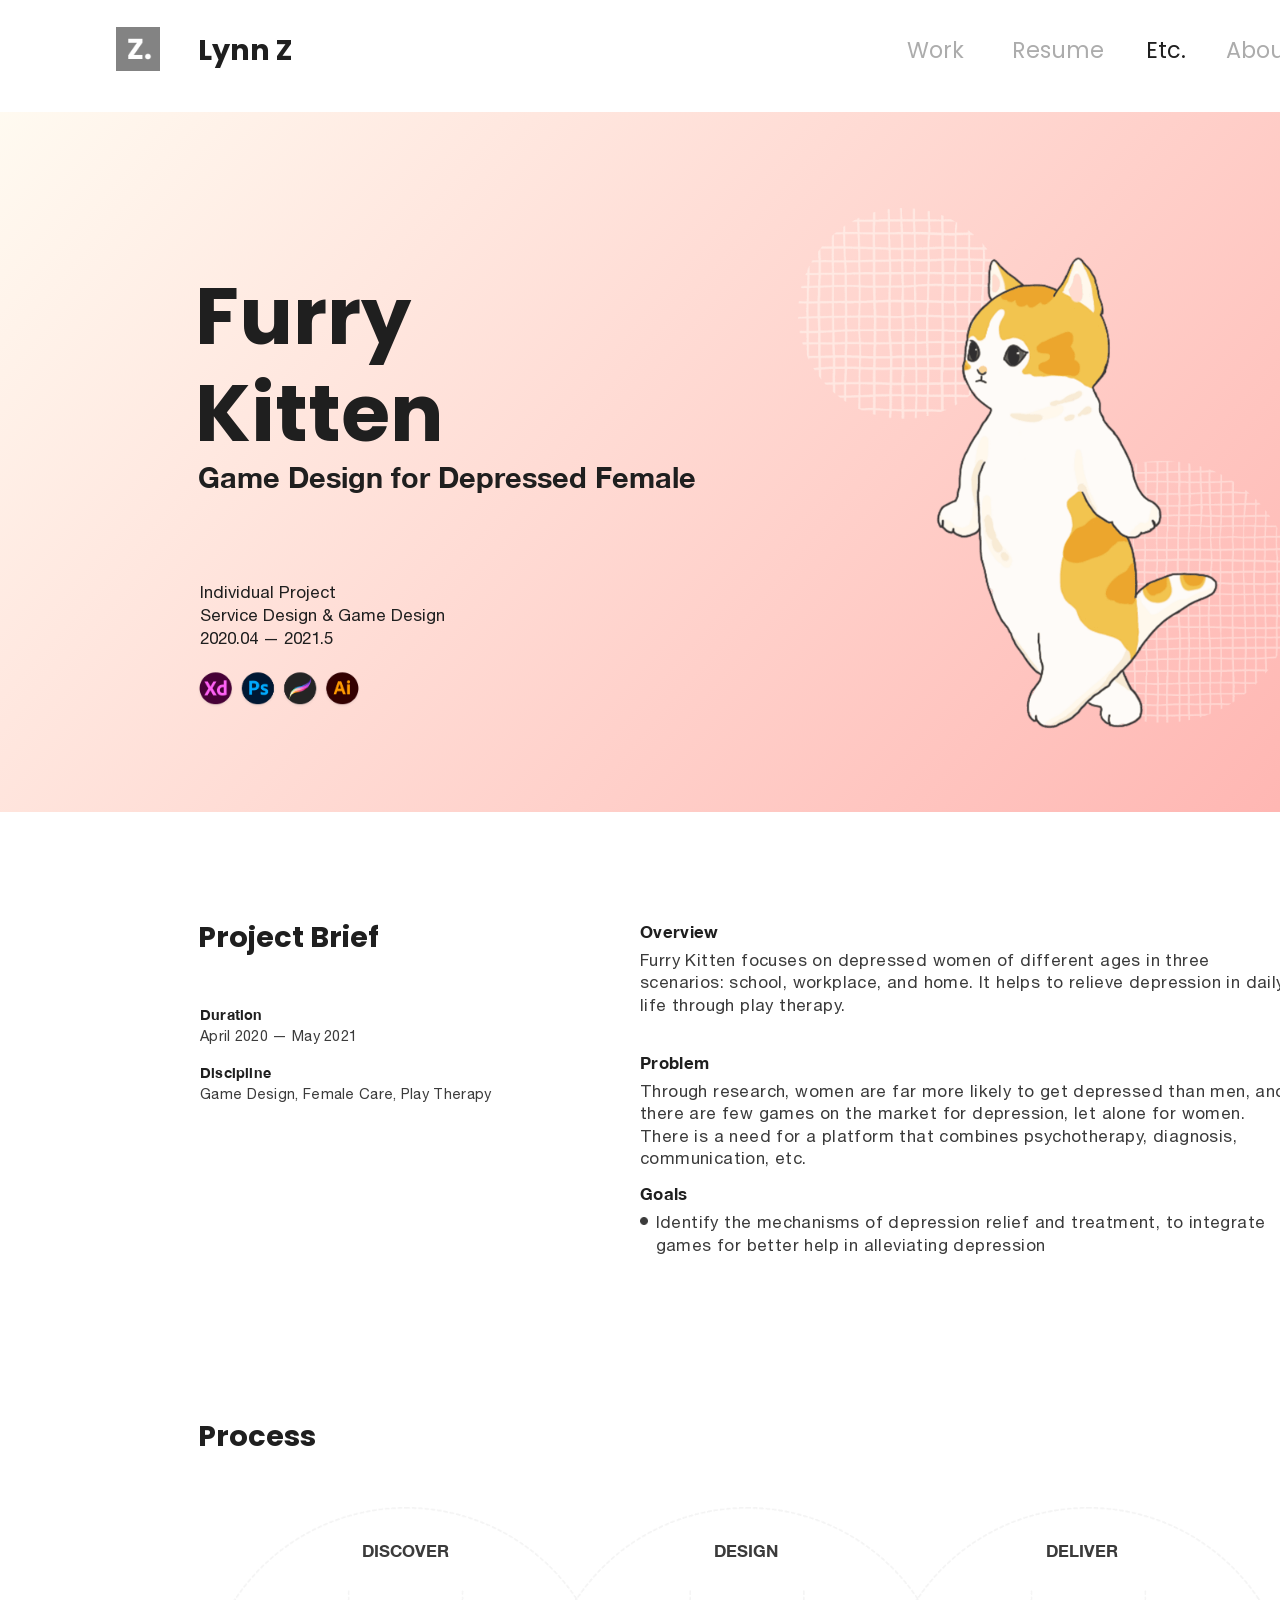
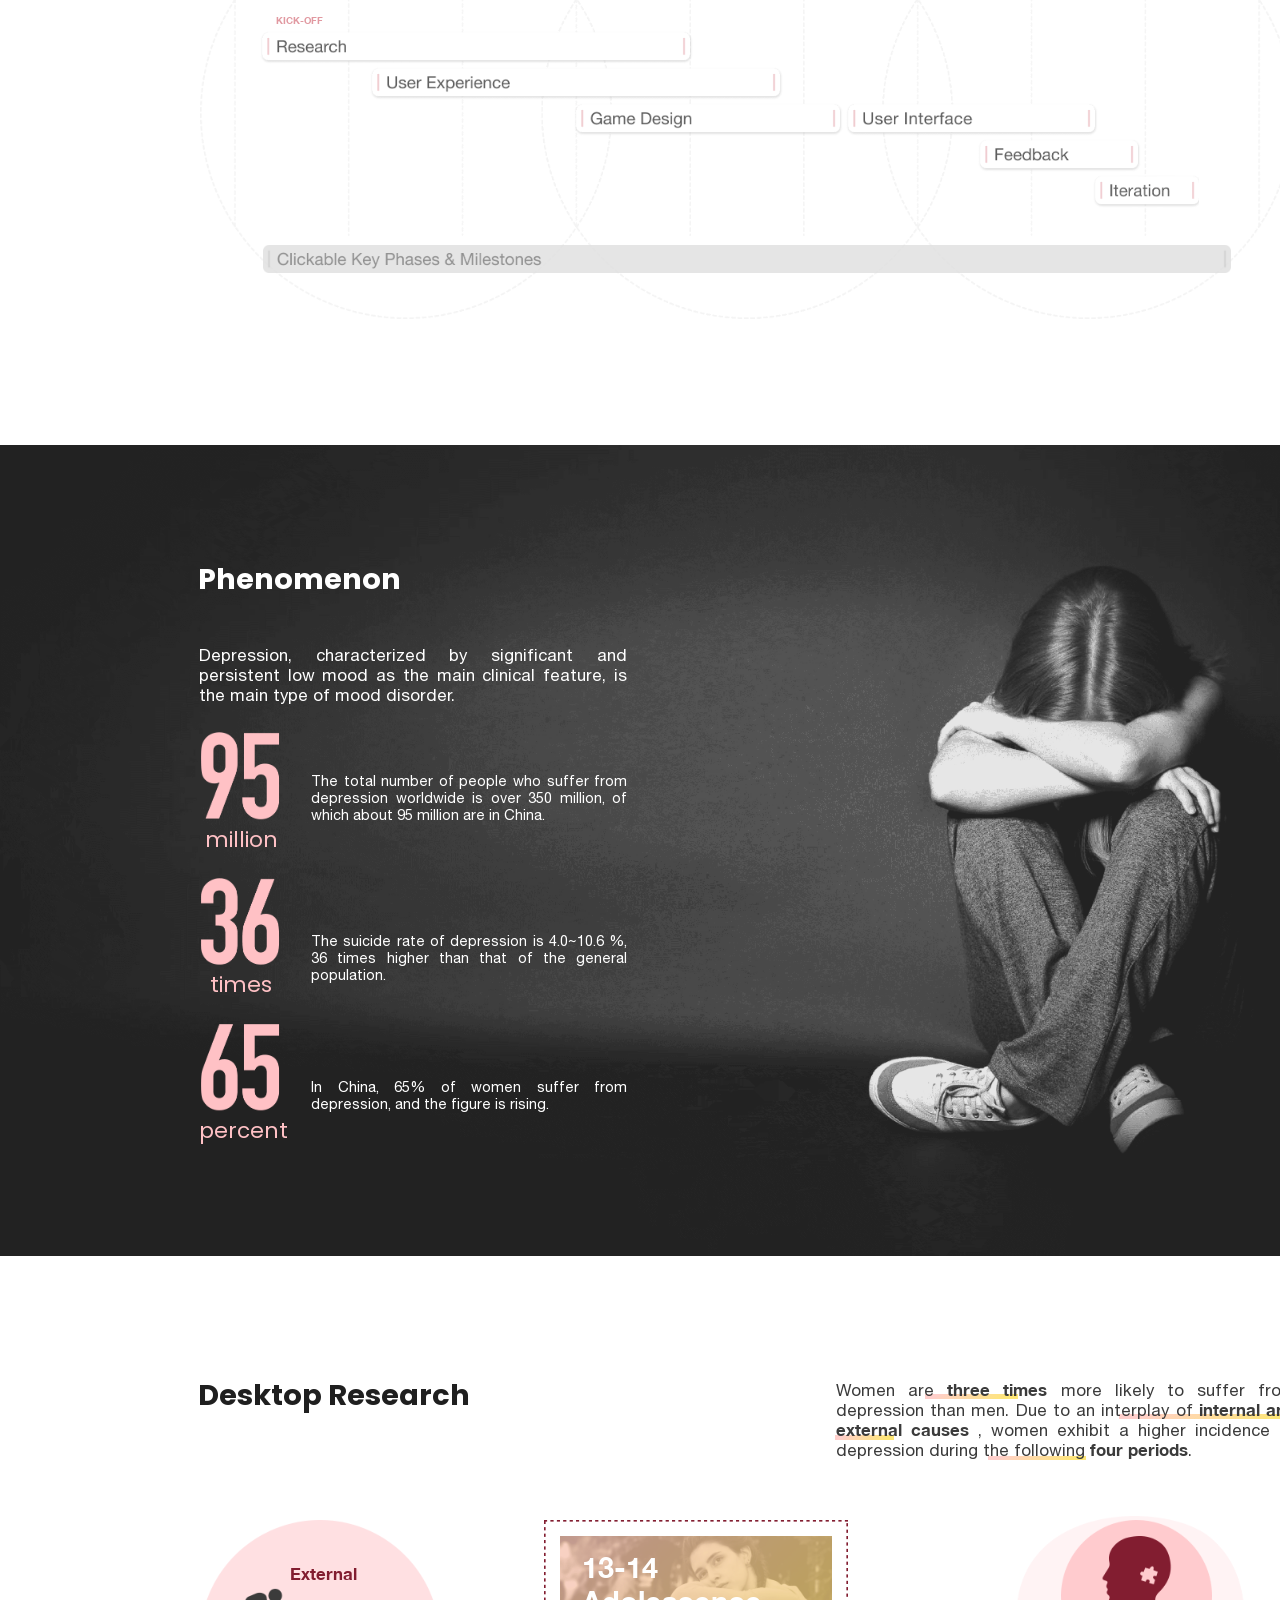
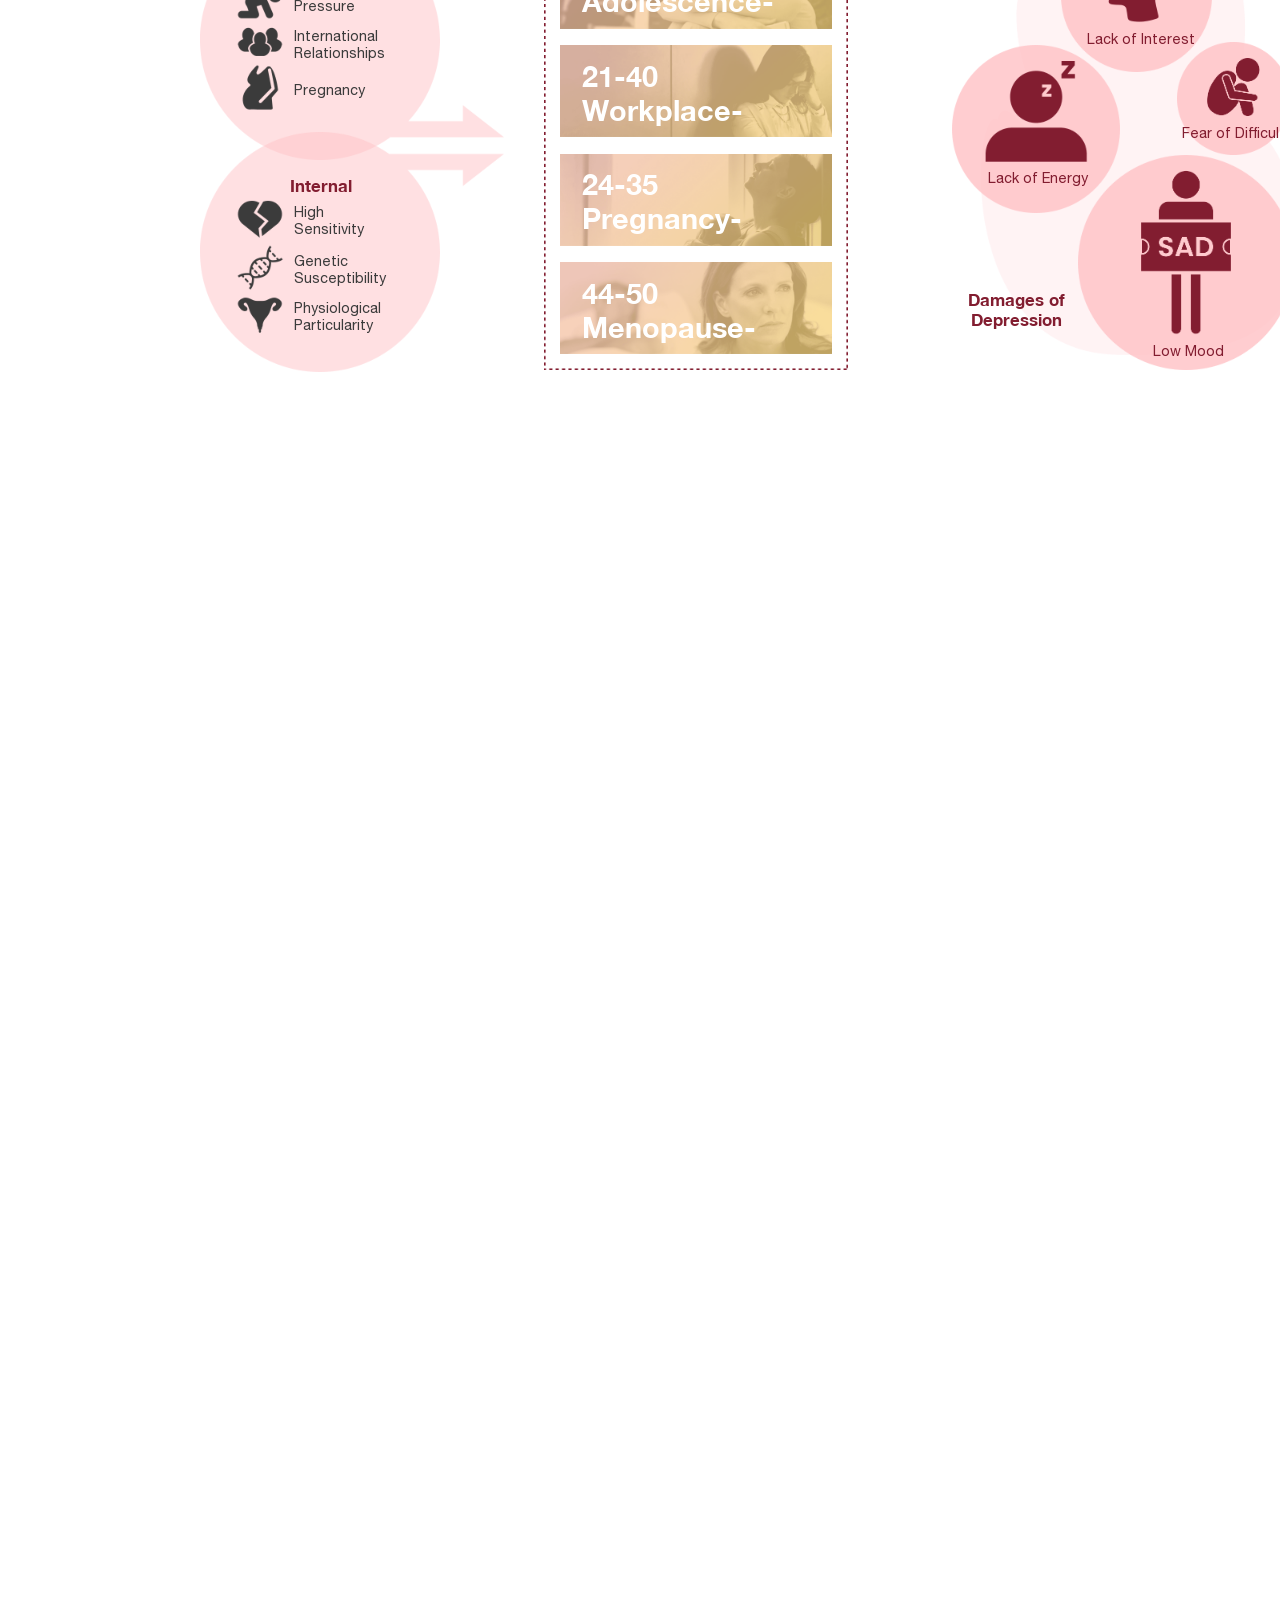
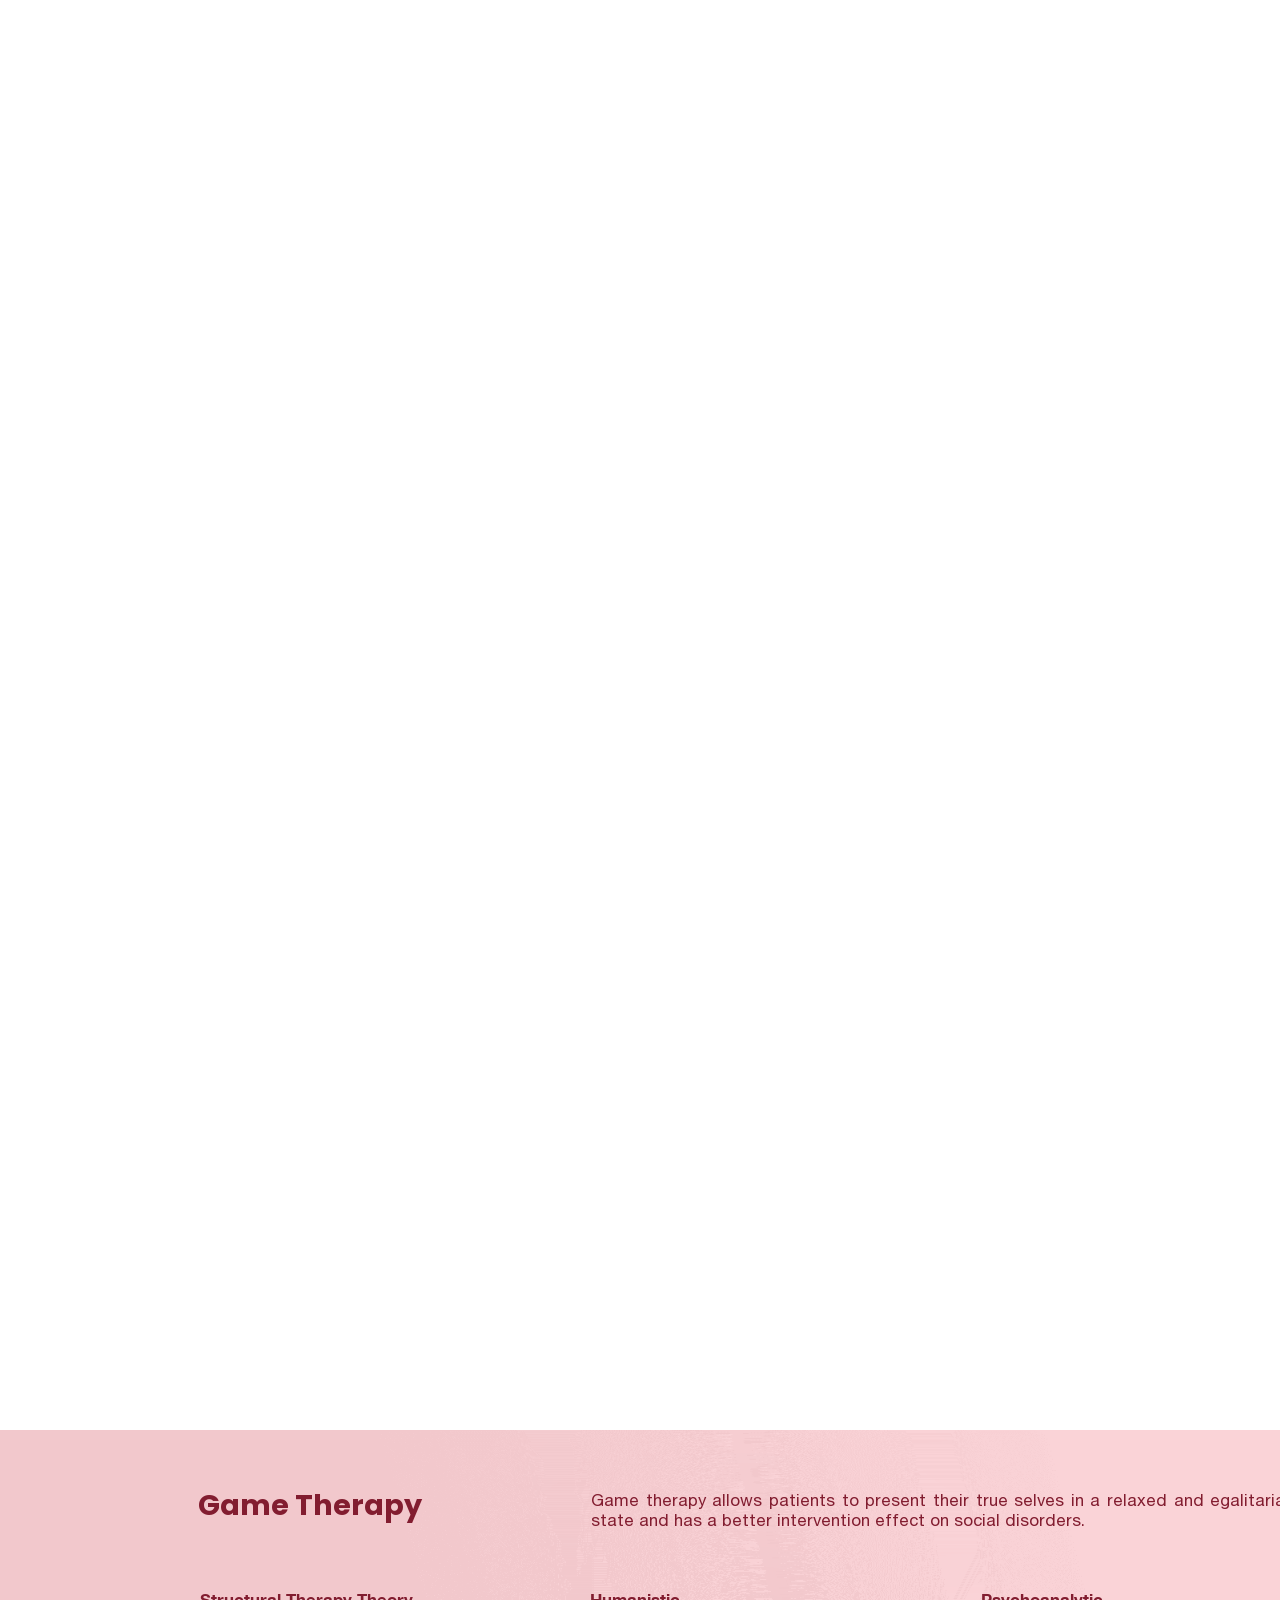
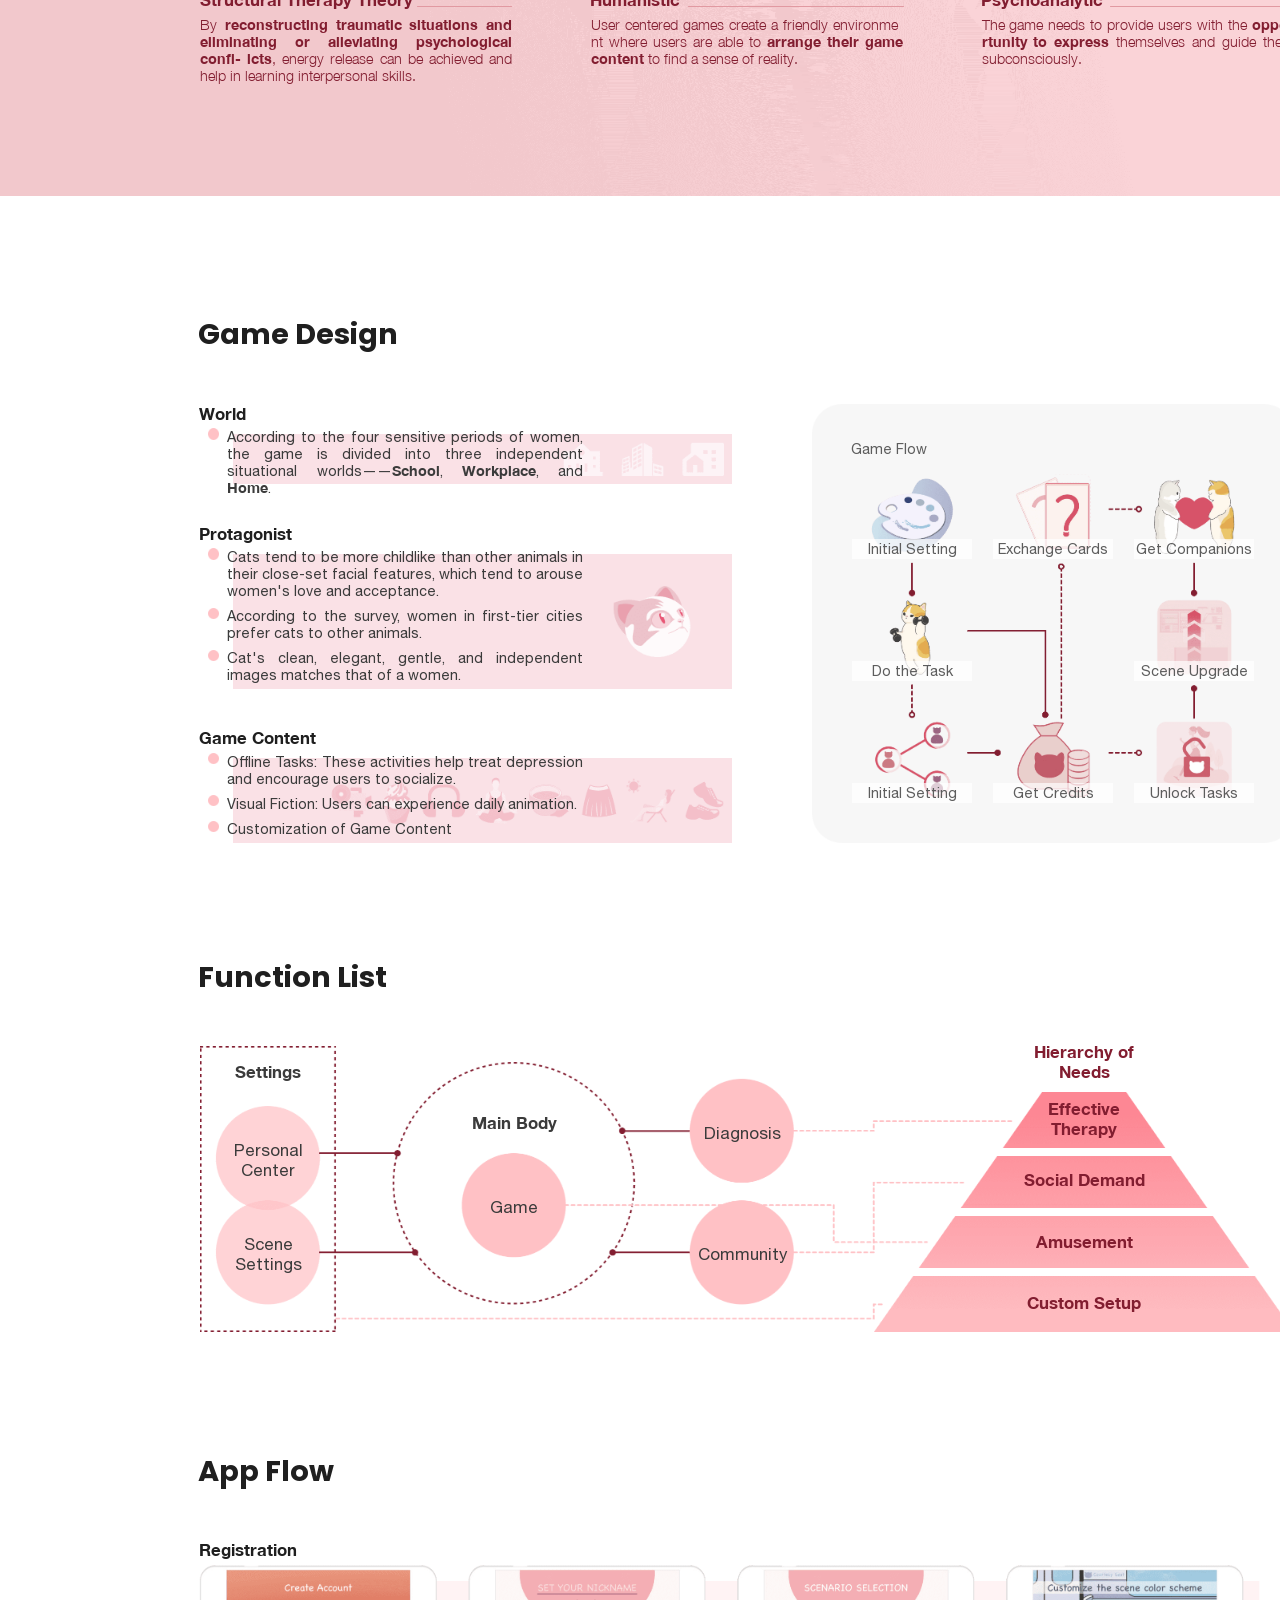
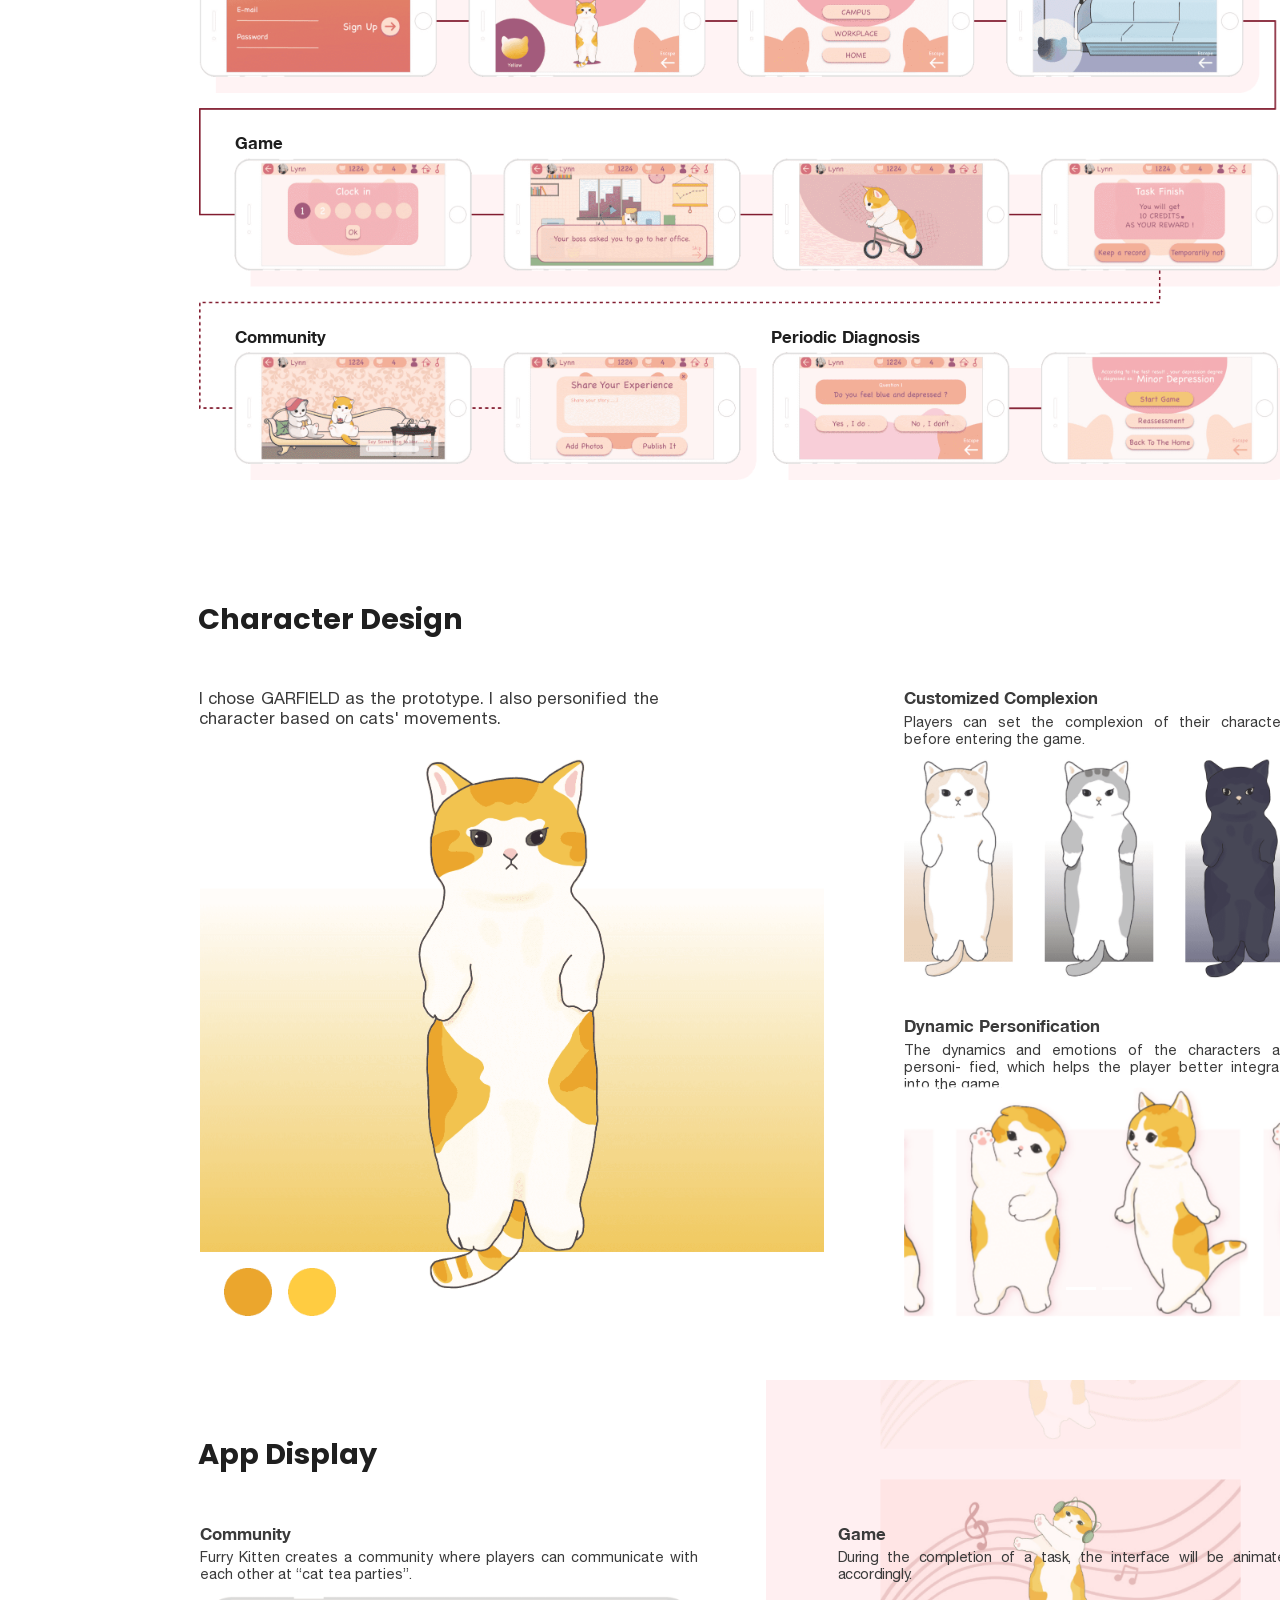
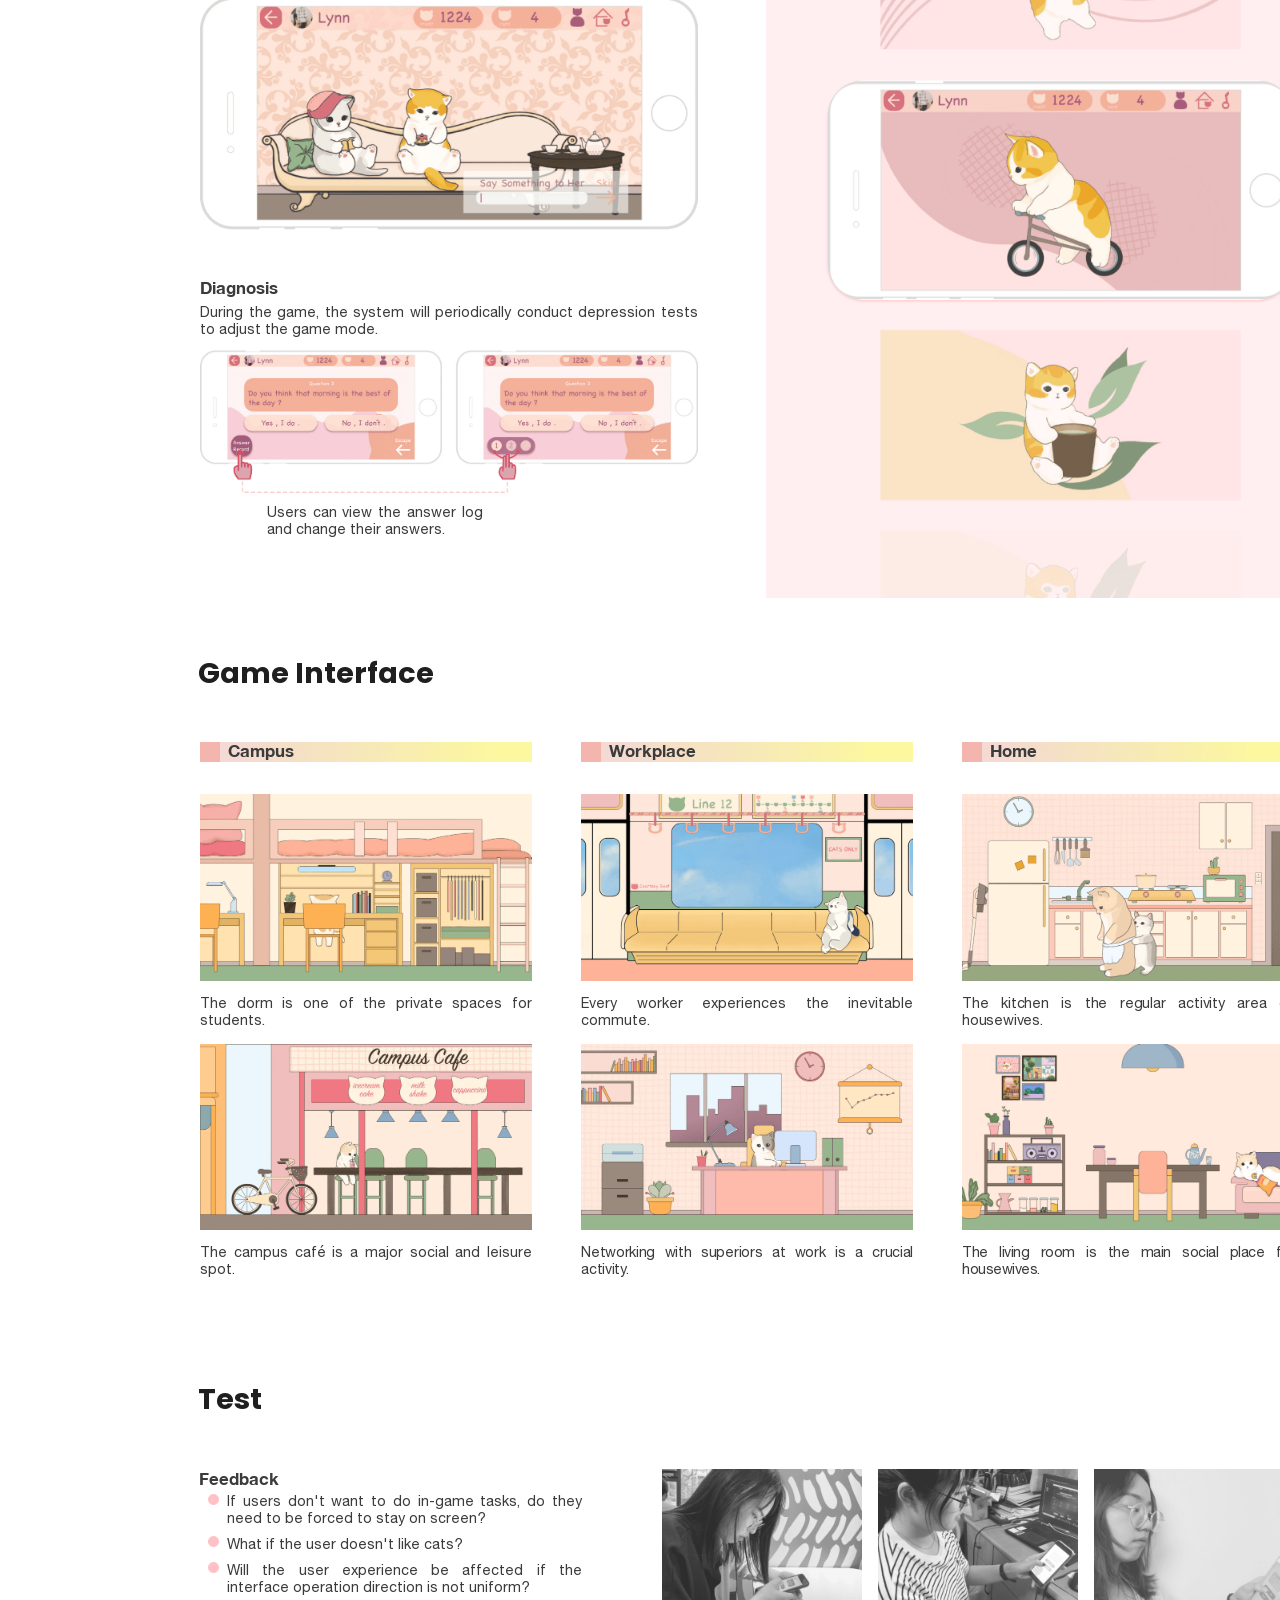
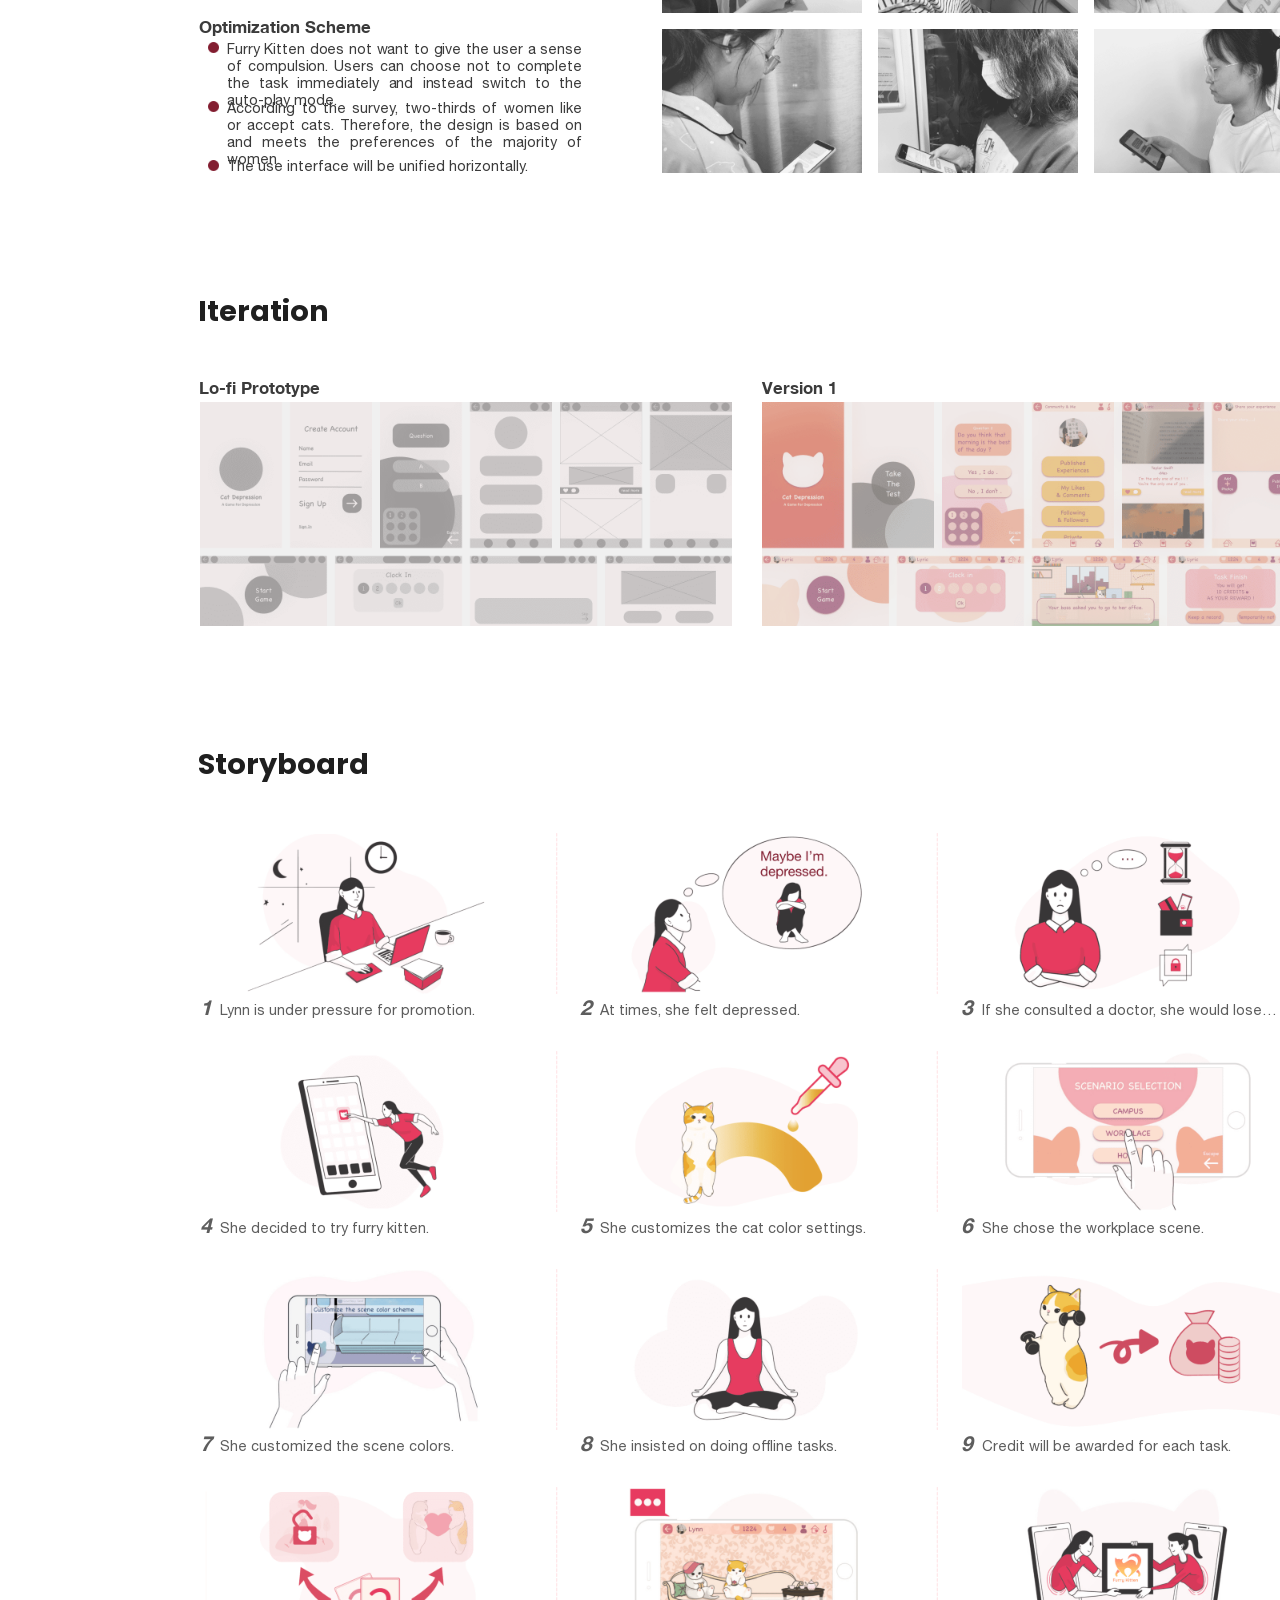
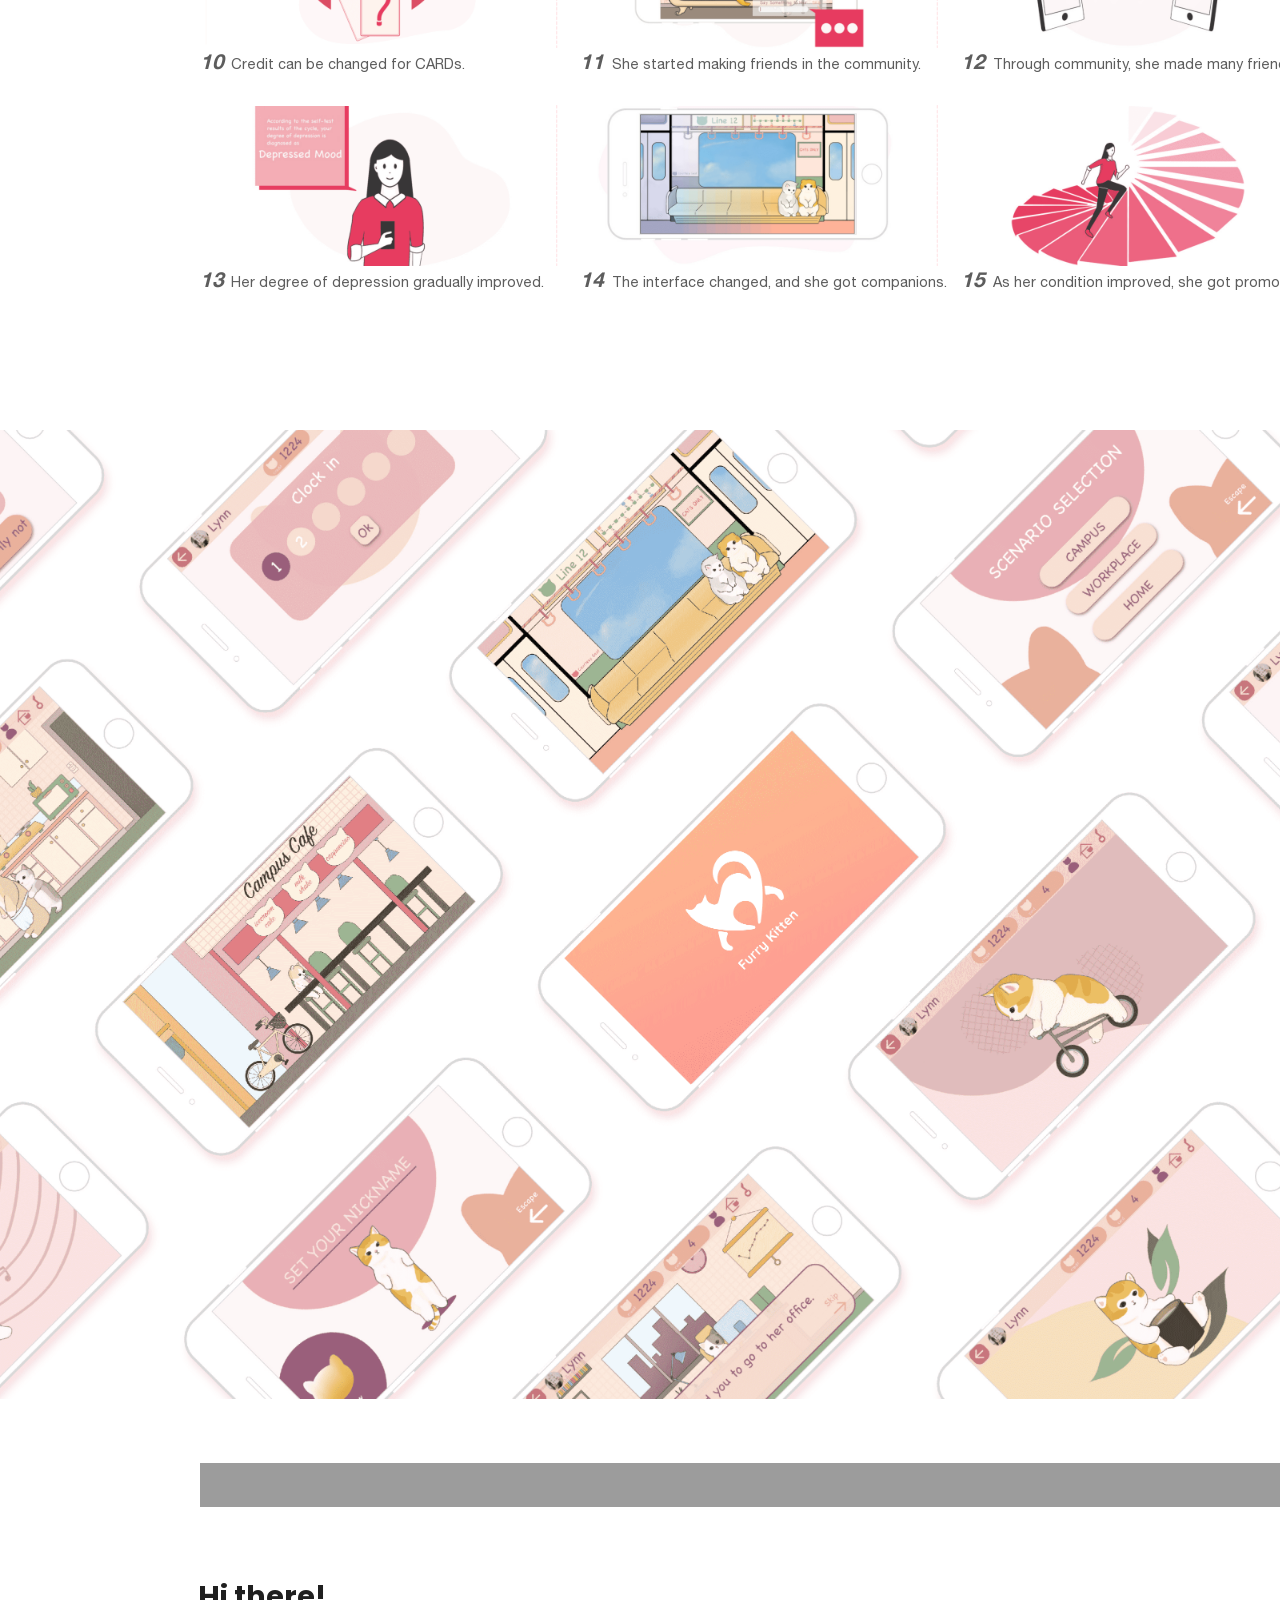
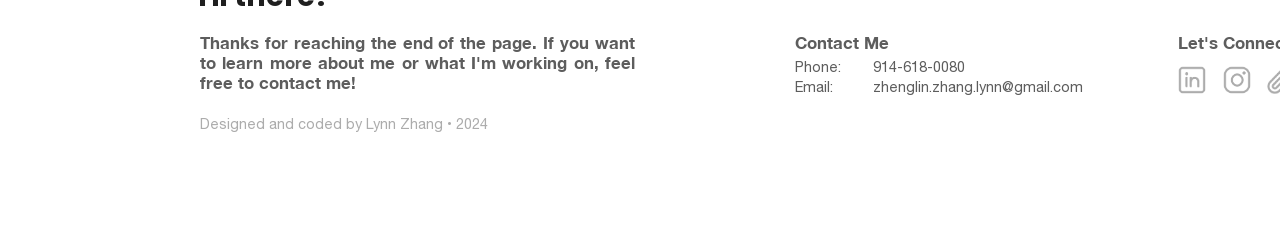
<file: furry_kitten.html>
<!DOCTYPE html>
<html lang="en">

<head>
    <meta charset="utf-8">
    <meta name="viewport" content="width=device-width, initial-scale=1.0">
    <title>Lynn Zhang | Furry Kitten</title>
    <style>
        @font-face {
            font-family: 'Helvetica Neue';
            src: url("static/fonts/HelveticaNeue.ttf")
        }

        @font-face {
            font-family: 'Helvetica Neue Bold';
            src: url("static/fonts/HelveticaNeue-Bold.ttf")
        }

        @font-face {
            font-family: 'Helvetica Neue Light';
            src: url("static/fonts/HelveticaNeue-Light.ttf")
        }
    </style>
    <link rel="shortcut icon" href="static/image/cover/favicon.ico">
    <link rel="preconnect" href="https://fonts.googleapis.com">
    <link rel="preconnect" href="https://fonts.gstatic.com" crossorigin>
    <link href="https://fonts.googleapis.com/css2?family=Poppins:wght@300;400;500;700&display=swap" rel="stylesheet">
    <link href="./static/css/style.css" rel="stylesheet">
    <link href="./static/css/furry_kitten.css" rel="stylesheet">
    <link rel="stylesheet" href="./static/css/animate.css" />
</head>

<body>
    <div class="nav_work" id="nnn1">
        <div class="content">
            <a href="#" id="sy0">
                <img alt="pic" src="./static/image/common/logo.png" id="sy1"
                    style="width:44.0px;height:44.0px;margin:27.0px 0 0 116.0px;z-index:9999;opacity:1;">
                <img alt="pic" src="./static/image/furry_kitten/logo.png" id="sy2"
                    style="width:44.0px;height:44.0px;margin:27.0px 0 0 116.0px;z-index:9999;opacity:0;">
            </a>
            <img alt="pic" src="./static/image/common/click.png"
                style="width:57.6px;height:4px;margin:62.6px 0 0 906.8px;opacity: 0;" id="lig1">
            <img alt="pic" src="./static/image/common/click.png"
                style="width:91.2px;height:4px;margin:62.6px 0 0 1012.4px;opacity: 0;" id="lig2">
            <img alt="pic" src="./static/image/common/click.png"
                style="width:37.2px;height:4px;margin:62.6px 0 0 1146.4px;opacity: 0;" id="lig3">
            <img alt="pic" src="./static/image/common/click.png"
                style="width:68.2px;height:4px;margin:62.6px 0 0 1226.4px;opacity: 0;" id="lig4">
            <a href="/">
                <p class="font1" style="margin:28.6px 0 0 198.2px">Lynn Z</p>
            </a>
            <a href="/">
                <p class="font3" style="margin:33.0px 0 0 906.8px" id="lig11">Work</p>
            </a>
            <a target="_blank"
                href="https://drive.google.com/file/d/1Fj9TLvb60T07fDlUSmnbDXqyg7BCTxRq/view?usp=sharing">
                <p class="font3" style="margin:33.0px 0 0 1012.4px" id="lig22">Resume</p>
            </a>
            <a href="./etc.html">
                <p class="font2" style="margin:33.0px 0 0 1145.6px" id="lig33">Etc.</p>
            </a>
            <a href="./about.html">
                <p class="font3" style="margin:33.0px 0 0 1226.4px" id="lig44">About</p>
            </a>
        </div>
    </div>
    <div id="page0">
        <div class="content">
            <p class="font1" style="margin:156.0px 0 0 195.2px;width:256.4px;">Furry
                Kitten</p>
            <p class="font2" style="margin:347.6px 0 0 198.4px">Game Design for Depressed Female</p>
            <p class="font3" style="margin:470.0px 0 0 200px">Individual Project</p>
            <p class="font3" style="margin:493.2px 0 0 200px">Service Design & Game Design</p>
            <p class="font3" style="margin:516.4px 0 0 200px">2020.04 — 2021.5</p>
            <img alt="pic" src="./static/image/furry_kitten/page0_software.png"
                style="width:165.2px;height:39.2px;margin:557.6px 0 0 196.4px">
            <img alt="pic" src="./static/image/furry_kitten/page0_cat.png"
                style="width:495.6px;height:604.0px;margin:96.0px 0 0 798.4px">
            <!-- <a href="#" id="pdf">
                <img alt="pic" src="./static/image/furry_kitten/page0_pdf.png" id="a1"
                    style="width:28.4px;height:28.4px;margin:304.8px 0 0 454.0px;opacity: 1;">
                <img alt="pic" src="./static/image/furry_kitten/page0_pdf_hover.png" id="a2"
                    style="width:28.4px;height:28.4px;margin:304.8px 0 0 454.0px;opacity: 0;">
            </a> -->
        </div>
    </div>
    <div class="wow animate__fadeInUp" data-wow-duration="1.2s" data-wow-delay="0s" data-wow-offset="100">
        <div class="brief" style="margin-top: 50px;">
            <p class="title" style="margin:53.6px 0 0 198px;">Project Brief</p>
            <img alt="pic" src="./static/image/common/dot.png"
                style="width:7.6px;margin:355.2px 0 0 640.0px;position: absolute;">
            <p class="font1z" style="margin:144.0px 0 0 200.0px;">Duration</p>
            <p class="font1z" style="margin:202.0px 0 0 200.0px;">Discipline</p>
            <p class="font2z" style="margin:165.2px 0 0 200.0px;">April 2020 — May 2021</p>
            <p class="font2z" style="margin:223.2px 0 0 200.0px;">Game Design, Female Care, Play Therapy</p>
            <p class="font3z" style="margin:60.0px 0 0 640.0px;">Overview</p>
            <p class="font3z" style="margin:191.2px 0 0 640.0px;">Problem</p>
            <p class="font3z" style="margin:322.4px 0 0 640.0px;">Goals</p>
            <p class="font4z" style="margin:86.8px 0 0 640.0px;">Furry Kitten focuses on depressed women of different
                ages
                in three scenarios: school, workplace, and home. It helps to relieve depression in daily life through
                play
                therapy.</p>
            <p class="font4z" style="margin:218.0px 0 0 640.0px;">Through research, women are far more likely to get
                depressed than men, and there are few games on the market for depression, let alone for women. There is
                a
                need for a platform that combines psychotherapy, diagnosis, communication, etc.</p>
            <p class="font4z" style="margin:349.2px 0 0 655.6px;width: 638.4px;">Identify the mechanisms of depression
                relief and treatment, to integrate games for better help in alleviating depression</p>
        </div>
    </div>
    <div class="ps" style="display: none;" id="nnn2">
        <img alt="pic" src="./static/image/common/line.png"
            style="height:1px;width:100%;margin:95.0px 0 0 0;opacity: 0.6;position: absolute;">
        <div class="content">
            <a href="javascript:void(0);" onclick="discover()">
                <img alt="pic" src="./static/image/common/discover.png" id="dis1"
                    style="width:88.8px;margin:28.6px 0 0 338.0px;position: absolute;">
                <img alt="pic" src="./static/image/common/discover1.png" id="dis"
                    style="width:88.8px;margin:28.6px 0 0 338.0px;position: absolute;display: none;">
            </a>
            <a href="javascript:void(0);" onclick="design()">
                <img alt="pic" src="./static/image/common/design.png" id="des1"
                    style="width:65.6px;margin:27.0px 0 0 714.4px;position: absolute;">
                <img alt="pic" src="./static/image/common/design1.png" id="des"
                    style="width:65.6px;margin:27.0px 0 0 714.4px;position: absolute;display: none;">
            </a>
            <a href="javascript:void(0);" onclick="deliver()">
                <img alt="pic" src="./static/image/common/deliver.png" id="del1"
                    style="width:72.8px;margin:27.0px 0 0 1075.2px;position: absolute;">
                <img alt="pic" src="./static/image/common/deliver1.png" id="del"
                    style="width:72.8px;margin:27.0px 0 0 1075.2px;position: absolute;display: none;">
            </a>
            <a href="#" id="sl0">
                <img alt="pic" src="./static/image/common/logo.png" id="sl1"
                    style="width:44.0px;height:44.0px;margin:27.0px 0 0 116.0px;position: absolute;z-index:9999;opacity:1;">
                <img alt="pic" src="./static/image/furry_kitten/logo.png" id="sl2"
                    style="width:44.0px;height:44.0px;margin:27.0px 0 0 116.0px;position: absolute;z-index:9999;opacity:0;">
            </a>
            <img alt="pic" src="./static/image/furry_kitten/lll.png" id="lll3"
                style="height:2px;width:364.8px;margin:93.5px 0 0 929.4px;opacity: 0;position: absolute;">
            <img alt="pic" src="./static/image/furry_kitten/lll.png" id="lll2"
                style="height:2px;width:364.8px;margin:93.5px 0 0 564.6px;opacity: 0;position: absolute;">
            <img alt="pic" src="./static/image/furry_kitten/lll.png" id="lll1"
                style="height:2px;width:364.8px;margin:93.5px 0 0 199.8px;opacity: 0;position: absolute;">
        </div>
    </div>
    <div class="wow animate__fadeInUp" data-wow-duration="1.2s" data-wow-delay="0s" data-wow-offset="100">
        <div id="process">
            <p class="title" style="margin:98px 0 0 198px;">Process</p>
            <p class="font1" style="margin:224.0px 0 0 361.6px;">DISCOVER</p>
            <p class="font1" style="margin:224.0px 0 0 714.4px;">DESIGN</p>
            <p class="font1" style="margin:224.0px 0 0 1046.0px;">DELIVER</p>
            <img alt="pic" src="./static/image/furry_kitten/process.png"
                style="height:412.0px;width:1094.0px;margin:190px 0 0 200.0px">
            <img alt="pic" src="./static/image/common/kp.png" style="width: 967.6px;margin:527.6px 0 0 263.2px">
            <p class="font2" style="margin:297.6px 0 0 276.0px;">KICK-OFF</p>
            <div style="position:absolute;height:35.2px;width:0;margin:312.4px 0 0 258.8px;overflow: hidden;" id="pp1">
                <a href="#" id="p_r">
                    <img alt="pic" id="p_r1" src="./static/image/furry_kitten/process_re.png"
                        style="height:35.2px;width:435.6px;margin:0 0 0 0;opacity:0">
                    <img alt="pic" id="p_r2" src="./static/image/furry_kitten/process_re_h.png"
                        style="height:35.2px;width:435.6px;margin:0 0 0 0;opacity:0">
                </a>
            </div>
            <div style="position:absolute;height:35.2px;width:0;margin:348.4px 0 0 368.8px;overflow: hidden;" id="pp2">
                <a href="#" id="p_e">
                    <img alt="pic" id="p_e1" src="./static/image/furry_kitten/process_exp.png"
                        style="height:35.2px;width:415.2px;margin:0 0 0 0;opacity:0">
                    <img alt="pic" id="p_e2" src="./static/image/furry_kitten/process_exp_h.png"
                        style="height:35.2px;width:415.2px;margin:0 0 0 0;opacity:0">
                </a>
            </div>
            <div style="position:absolute;height:35.2px;width:0;margin:384.4px 0 0 573.2px;overflow: hidden;" id="pp3">
                <a href="#" id="p_w">
                    <img alt="pic" id="p_w1" src="./static/image/furry_kitten/process_game.png"
                        style="height:35.2px;width:271.2px;margin:0 0 0 0;opacity:0">
                    <img alt="pic" id="p_w2" src="./static/image/furry_kitten/process_game_h.png"
                        style="height:35.2px;width:271.2px;margin:0 0 0 0;opacity:0">
                </a>
            </div>
            <div style="position:absolute;height:35.2px;width:0;margin:384.4px 0 0 845.2px;overflow: hidden;" id="pp4">
                <a href="#" id="p_s">
                    <img alt="pic" id="p_s1" src="./static/image/furry_kitten/process_inter.png"
                        style="height:35.2px;width:253.6px;margin:0 0 0 0;opacity:0">
                    <img alt="pic" id="p_s2" src="./static/image/furry_kitten/process_inter_h.png"
                        style="height:35.2px;width:253.6px;margin:0 0 0 0;opacity:0">
                </a>
            </div>
            <div style="position:absolute;height:35.2px;width:0;margin:420.4px 0 0 977.2px;overflow: hidden;" id="pp5">
                <a href="#" id="p_i">
                    <img alt="pic" id="p_i1" src="./static/image/furry_kitten/process_feed.png"
                        style="height:35.2px;width:165.2px;margin:0 0 0 0;opacity:0">
                    <img alt="pic" id="p_i2" src="./static/image/furry_kitten/process_feed_h.png"
                        style="height:35.2px;width:165.2px;margin:0 0 0 0;opacity:0">
                </a>
            </div>
            <div style="position:absolute;height:35.2px;width:0;margin:456.4px 0 0 1091.6px;overflow: hidden;" id="pp6">
                <a href="#" id="p_f">
                    <img alt="pic" id="p_f1" src="./static/image/furry_kitten/process_it.png"
                        style="height:35.2px;width:111.6px;margin:0 0 0 0;opacity:0">
                    <img alt="pic" id="p_f2" src="./static/image/furry_kitten/process_it_h.png"
                        style="height:35.2px;width:111.6px;margin:0 0 0 0;opacity:0">
                </a>
            </div>
        </div>
    </div>
    <div id="page1">
        <div class="wow animate__fadeInUp" data-wow-duration="1.2s" data-wow-delay="0s" data-wow-offset="100">
            <div class="content">
                <p class="title" style="margin:113.2px 0 0 198.2px;color:white">Phenomenon</p>
                <img alt="pic" src="./static/image/furry_kitten/page1_36.png"
                    style="width:105.2px;height:120.8px;margin:432.4px 0 0 197.2px">
                <img alt="pic" src="./static/image/furry_kitten/page1_95.png"
                    style="width:105.2px;height:120.8px;margin:286.8px 0 0 197.2px">
                <img alt="pic" src="./static/image/furry_kitten/page1_65.png"
                    style="width:105.2px;height:120.8px;margin:578.4px 0 0 197.2px">
                <p class="font1" style="margin:199.6px 0 0 198.8px">Depression, characterized by significant and
                    persistent
                    low mood as the main clinical feature, is the main type of mood disorder.</p>
                <p class="font2" style="margin:326.4px 0 0 311.2px">The total number of people who suffer from
                    depression
                    worldwide is over 350 million, of which about 95 million are in China.</p>
                <p class="font2" style="margin:487.0px 0 0 311.2px">The suicide rate of depression is 4.0~10.6 %, 36
                    times
                    higher than that of the general population.</p>
                <p class="font2" style="margin:633.2px 0 0 311.2px">In China, 65% of women suffer from depression, and
                    the
                    figure is rising.</p>
                <p class="font3" style="margin:377.6px 0 0 204.8px">million</p>
                <p class="font3" style="margin:523.2px 0 0 210.0px">times</p>
                <p class="font3" style="margin:668.4px 0 0 198.8px">percent</p>
            </div>
        </div>
    </div>
    <div class="block"></div>
    <div class="wow animate__fadeInUp" data-wow-duration="1.2s" data-wow-delay="0s" data-wow-offset="100">
        <div id="page2">
            <p class="title" style="margin:53.6px 0 0 198.2px;">Desktop Research</p>
            <img alt="pic" src="./static/image/furry_kitten/page2_group1.png"
                style="width:304.0px;height:240.0px;margin:200.4px 0 0 200.0px">
            <img alt="pic" src="./static/image/furry_kitten/page2_group2.png"
                style="width:304.0px;height:240.0px;margin:411.6px 0 0 200.0px">
            <img alt="pic" src="./static/image/furry_kitten/page2_boader.png"
                style="width:304.0px;height:450.0px;margin:200.4px 0 0 544.0px">
            <img alt="pic" src="./static/image/furry_kitten/page2_1.png"
                style="width:272.0px;height:92.5px;margin:216.4px 0 0 560.0px">
            <img alt="pic" src="./static/image/furry_kitten/page2_2.png"
                style="width:272.0px;height:92.5px;margin:324.8px 0 0 560.0px">
            <img alt="pic" src="./static/image/furry_kitten/page2_3.png"
                style="width:272.0px;height:92.5px;margin:433.6px 0 0 560.0px">
            <img alt="pic" src="./static/image/furry_kitten/page2_4.png"
                style="width:272.0px;height:92.5px;margin:542.0px 0 0 560.0px">
            <img alt="pic" src="./static/image/furry_kitten/page2_background.png"
                style="width:315.3px;height:438.8px;margin:195.8px 0 0 980.5px">
            <img alt="pic" src="./static/image/furry_kitten/page2_interest.png"
                style="width:151.2px;height:151.2px;margin:200.4px 0 0 1060.8px">
            <img alt="pic" src="./static/image/furry_kitten/page2_energy.png"
                style="width:168.0px;height:168.0px;margin:324.8px 0 0 952.0px">
            <img alt="pic" src="./static/image/furry_kitten/page2_disability.png"
                style="width:113.2px;height:113.2px;margin:322.0px 0 0 1176.8px">
            <img alt="pic" src="./static/image/furry_kitten/page2_mood.png"
                style="width:215.6px;height:215.6px;margin:434.8px 0 0 1078.4px">
            <img alt="pic" src="./static/image/furry_kitten/page2_highlight.png"
                style="width:178px;height:4.8px;margin:94.4px 0 0 1119px">
            <img alt="pic" src="./static/image/furry_kitten/page2_highlight.png"
                style="width:93px;height:4.8px;margin:74px 0 0 925px">
            <img alt="pic" src="./static/image/furry_kitten/page2_highlight.png"
                style="width:59px;height:4.8px;margin:115px 0 0 835px">
            <img alt="pic" src="./static/image/furry_kitten/page2_highlight.png"
                style="width:98px;height:4.8px;margin:135.6px 0 0 988px">
            <div class="font1" style="margin:60.4px 0 0 836px">Women are <p
                    style="display: inline;font-family: 'Helvetica Neue Bold', sans-serif;">three times</p> more likely
                to
                suffer from
                depression than men. Due to an interplay of <p
                    style="display: inline;font-family: 'Helvetica Neue Bold', sans-serif;">internal and external causes
                </p>,
                women exhibit a higher incidence
                of depression during the following <p
                    style="display: inline;font-family: 'Helvetica Neue Bold', sans-serif;">
                    four periods</p>.</div>
            <p class="font2" style="margin:244.4px 0 0 290px">External</p>
            <p class="font2" style="margin:455.6px 0 0 290px">Internal</p>
            <p class="font3" style="margin:276.8px 0 0 294.0px">Pressure</p>
            <p class="font3" style="margin:360.7px 0 0 294.0px">Pregnancy</p>
            <p class="font3" style="margin:306.6px 0 0 294.0px;width:128.0px">International
                Relationships</p>
            <p class="font3" style="margin:483.2px 0 0 294.0px;width:00.0px">High
                Sensitivity</p>
            <p class="font3" style="margin:531.6px 0 0 294.0px;width:128.0px">Genetic
                Susceptibility</p>
            <p class="font3" style="margin:579.2px 0 0 294.0px;width:128.0px">Physiological
                Particularity</p>
            <p class="font4" style="margin:309.6px 0 0 1087.2px;">Lack of Interest</p>
            <p class="font4" style="margin:404.0px 0 0 1181.6px;">Fear of Difficulty</p>
            <p class="font4" style="margin:449.4px 0 0 988.0px;">Lack of Energy</p>
            <p class="font4" style="margin:622.0px 0 0 1153.2px;">Low Mood</p>
            <p class="font5" style="margin:230.2px 0 0 581.6px;">13-14
                Adolescence-</p>
            <p class="font5" style="margin:338.6px 0 0 581.6px;">21-40
                Workplace-</p>
            <p class="font5" style="margin:555.8px 0 0 581.6px;">44-50
                Menopause-</p>
            <p class="font5" style="margin:447.4px 0 0 581.6px;">24-35
                Pregnancy-</p>
            <p class="font2" style="margin:570.0px 0 0 952.0px;text-align:center;">Damages of Depression</p>
        </div>
    </div>
    <div class="wow animate__fadeInUp" data-wow-duration="1.2s" data-wow-delay="0s" data-wow-offset="100">
        <div id="page3">
            <p class="title" style="margin:53.6px 0 0 198.2px;">Field Research</p>
            <img alt="pic" src="./static/image/furry_kitten/page3_p1.png"
                style="width:266.0px;height:192.0px;margin:144.0px 0 0 746.0px">
            <img alt="pic" src="./static/image/furry_kitten/page3_p2.png"
                style="width:266.0px;height:192.0px;margin:144.0px 0 0 1028.0px">
            <img alt="pic" src="./static/image/furry_kitten/page3_background.png"
                style="width:1094.0px;height:240.8px;margin:384.0px 0 0 200.0px">
            <img alt="pic" src="./static/image/furry_kitten/page3_survey.png"
                style="width:991.4px;height:152.0px;margin:448.8px 0 0 224.0px">
            <img alt="pic" src="./static/image/furry_kitten/page3_highlight.png"
                style="width:224.8px;height:4.8px;margin:231.2px 0 0 389.2px">
            <p class="font1" style="margin:140.0px 0 0 198.8px;">I went to the Mental Health Center in Shanghai to
                investigate the needs of female patients.</p>
            <div class="font1" style="margin:217px 0 0 198.8px;">I found that there were <p
                    style="display: inline;font-family: 'Helvetica Neue Bold', sans-serif;">very few depression clinics
                </p> in
                the hospital, and the appointment process was complicated. Even a month in advance, there may not be an
                appointment available.</div>
            <p class="font2" style="margin:408.0px 0 0 223.2px;">I also conducted a quantitative survey of patients'
                needs.
            </p>
            <p class="font3" style="margin:487.6px 0 0 356.0px;">Among a total of 40 depressed patients studied, 36
                expressed a desire to try alternative and innovative therapies and described their needs. I categorized
                these needs.</p>
            <p class="font4" style="margin:451.6px 0 0 767.6px;">Accept Defects</p>
            <p class="font4" style="margin:483.6px 0 0 767.6px;">Private Treatment</p>
            <p class="font4" style="margin:515.6px 0 0 767.6px;">Express True Emotion</p>
            <p class="font4" style="margin:547.6px 0 0 767.6px;">Stable Relationship</p>
            <p class="font4" style="margin:579.6px 0 0 767.6px;">Company</p>
            <p class="font4" style="margin:451.6px 0 0 1230.8px;">12/34</p>
            <p class="font4" style="margin:483.6px 0 0 1230.8px;">14/34</p>
            <p class="font4" style="margin:515.6px 0 0 1230.8px;">18/34</p>
            <p class="font4" style="margin:547.6px 0 0 1230.8px;">20/34</p>
            <p class="font4" style="margin:579.6px 0 0 1230.8px;">26/34</p>
        </div>
    </div>
    <div class="wow animate__fadeInUp" data-wow-duration="1.2s" data-wow-delay="0s" data-wow-offset="100">
        <div id="page4">
            <p class="title" style="margin:53.6px 0 0 198.2px;">Marketing Research</p>
            <img alt="pic" src="./static/image/furry_kitten/page4_service.png"
                style="width:354.2px;height:452.2px;margin:160.0px 0 0 200.0px">
            <img alt="pic" src="./static/image/furry_kitten/page4_tangible.png"
                style="width:354.2px;height:452.2px;margin:160.0px 0 0 570.0px">
            <img alt="pic" src="./static/image/furry_kitten/page4_virtual.png"
                style="width:354.2px;height:452.2px;margin:160.0px 0 0 940.0px">
            <img alt="pic" src="./static/image/furry_kitten/page4_icon.png"
                style="width:92.6px;height:100.0px;margin:660.0px 0 0 200.0px">
            <img alt="pic" src="./static/image/furry_kitten/page4_line.png"
                style="width:969.4px;height:1px;margin:677.4px 0 0 324.8px">
            <img alt="pic" src="./static/image/furry_kitten/page4_highlight.png"
                style="width:395.0px;height:4.8px;margin:94.0px 0 0 863.0px">
            <div class="font1" style="margin:60.4px 0 0 864.0px;">Currently, there are three types of designs for
                depression: <p style="display: inline;font-family: 'Helvetica Neue Bold', sans-serif;">Services,
                    Tangible
                    Products</p>, and <p style="display: inline;font-family: 'Helvetica Neue Bold', sans-serif;">Virtual
                    Products</p>.</div>
            <p class="font2" style="margin:196.8px 0 0 239.2px;">Psychotherapy Services</p>
            <p class="font2" style="margin:220.8px 0 0 239.2px;color:#bdbdbd">the most common treatment</p>
            <p class="font2" style="margin:220.8px 0 0 609.2px;color:#bdbdbd">physical release to ease patients' stress
            </p>
            <p class="font2" style="margin:220.8px 0 0 979.2px;color:#bdbdbd">Available anytime, anywhere, more private
            </p>
            <p class="font2" style="margin:196.8px 0 0 609.2px;">Tangible Products</p>
            <p class="font2" style="margin:196.8px 0 0 979.2px;">Virtual Products</p>
            <p class="font2" style="margin:288.0px 0 0 324.0px;width:60px">Side
                Effects</p>
            <p class="font2" style="margin:288.0px 0 0 1064.0px;width:60px">Uneven
                Quality</p>
            <p class="font2" style="margin:372.0px 0 0 324.0px;width:60px">Illness
                Stigma</p>
            <p class="font2" style="margin:372.0px 0 0 1064.0px;width:130px">Not Professional
                Mostly</p>
            <p class="font2" style="margin:456.0px 0 0 324.0px;width:60px">Cost of
                Money</p>
            <p class="font2" style="margin:456.0px 0 0 1064.0px;width:90px">
                Few</p>
            <p class="font2" style="margin:474.0px 0 0 1064.0px;width:90px">on the Market</p>
            <p class="font2" style="margin:288.0px 0 0 694.0px;width:110px">Not the</p>
            <p class="font2" style="margin:306.0px 0 0 694.0px;width:110px">Major Causes</p>
            <p class="font2" style="margin:372.0px 0 0 694.0px;width:110px">Lack of
                Scientific Basis</p>
            <p class="font2" style="margin:456.0px 0 0 694.0px;width:140px">Just
                a</p>
            <p class="font2" style="margin:474.0px 0 0 694.0px;width:140px">Temporary Solution</p>
            <p class="font2" style="margin:540.0px 0 0 324.0px;width:110px">Low</p>
            <p class="font2" style="margin:558.0px 0 0 324.0px;width:110px">Outpatient Rate</p>
            <p class="font3" style="margin:658.0px 0 0 323.6px;">DESIGN OPPORTUNITY</p>
            <p class="font4" style="margin:681.8px 0 0 323.6px;">The solutions on the market are expensive,
                time-consuming,
                and inconvenient.</p>
        </div>
    </div>
    <div class="wow animate__fadeInUp" data-wow-duration="1.2s" data-wow-delay="0s" data-wow-offset="100">
        <div id="page5">
            <p class="title" style="margin:104.8px 0 0 198.2px;">Concept</p>
            <img alt="pic" src="./static/image/furry_kitten/page5_concept.png"
                style="width:531.6px;height:256.4px;margin:63.6px 0 0 762.0px">
            <p class="font1" style="margin:191.6px 0 0 199.6px;">A lower cost and more private design should be designed
                for
                depressed patients to use anytime and anywhere to meet their psychological needs.</p>
            <p class="font1" style="margin:270.6px 0 0 199.6px;">I designed a relaxing game for female depressed
                patients.
            </p>
        </div>
    </div>
    <div class="wow animate__fadeInUp" data-wow-duration="1.2s" data-wow-delay="0s" data-wow-offset="100">
        <div id="page6">
            <p class="title" style="margin:53.6px 0 0 198.2px;">Case Study</p>
            <img alt="pic" src="./static/image/furry_kitten/page6_visual.png"
                style="height:300.0px;width:532.0px;margin:200.0px 0 0 200.0px">
            <img alt="pic" src="./static/image/furry_kitten/page6_melee.png"
                style="height:300.0px;width:532.0px;margin:200.0px 0 0 762.0px">
            <img alt="pic" src="./static/image/furry_kitten/page6_highlight.png"
                style="height:4.8px;width:500.0px;margin:114.4px 0 0 794.0px">
            <img alt="pic" src="./static/image/furry_kitten/page6_highlight.png"
                style="height:4.8px;width:99px;margin:135px 0 0 794.0px">
            <div class="font1" style="margin:60.4px 0 0 794.0px;">Currently, there are two main types of games that can
                help
                treat people with depression. Only a few of the existing games are <p
                    style="display: inline;font-family: 'Helvetica Neue Bold', sans-serif;">specifically designed for
                    depression and
                    lack the science of play therapy</p>.</div>
            <p class="font2" style="margin:516.0px 0 0 232.0px;">Visual Novel</p>
            <p class="font2" style="margin:516.0px 0 0 794.0px;">Melee Game</p>
            <p class="font3" style="height: 365.6px;margin:540.8px 0 0 232.0px;">Users experience the life state and
                behavior of depressed patients through the visual novel.</p>
            <p class="font3" style="margin:540.8px 0 0 794.0px;">Depression is relieved by defeating the object that
                symbolizes negative emotions.</p>
        </div>
    </div>
    <div class="block"></div>
    <div id="page7">
        <div class="wow animate__fadeInUp" data-wow-duration="1.2s" data-wow-delay="0s" data-wow-offset="100">
            <div class="content">
                <p class="title" style="margin:53.6px 0 0 198.2px;color:#821D30;">Game Therapy</p>
                <img alt="pic" src="./static/image/furry_kitten/page7_line1.png"
                    style="height:1px;width:95.6px;margin:176.4px 0 0 416.8px">
                <img alt="pic" src="./static/image/furry_kitten/page7_line2.png"
                    style="height:1px;width:215.6px;margin:176.4px 0 0 688.0px">
                <img alt="pic" src="./static/image/furry_kitten/page7_line3.png"
                    style="height:1px;width:184.8px;margin:176.4px 0 0 1109.6px">
                <p class="font1" style="margin:60.4px 0 0 591.2px;width: 703.2px;">Game therapy allows patients to
                    present
                    their true
                    selves in a relaxed and egalitarian state and has a better intervention effect on social disorders.
                </p>
                <p class="font1" style="margin:160.0px 0 0 200.0px;font-family: 'Helvetica Neue Bold', sans-serif;">
                    Structural Therapy Theory</p>
                <p class="font1" style="margin:160.0px 0 0 590.0px;font-family: 'Helvetica Neue Bold', sans-serif;">
                    Humanistic</p>
                <p class="font1" style="margin:160.0px 0 0 980.8px;font-family: 'Helvetica Neue Bold', sans-serif;">
                    Psychoanalytic</p>
                <div class="font2" style="margin:186.0px 0 0 200.0px;">By <p
                        style="display: inline;font-family: 'Helvetica Neue Bold', sans-serif;">reconstructing traumatic
                        situations and eliminating or alleviating psychological confl- icts</p>, energy release can be
                    achieved and
                    help in learning interpersonal skills.</div>
                <div class="font2" style="margin:186.0px 0 0 591.2px;">User-centered games create a friendly
                    environme-nt
                    where users are able to <p style="display: inline;font-family: 'Helvetica Neue Bold', sans-serif;">
                        arrange
                        their game content</p> to find a sense of reality.</div>
                <div class="font2" style="margin:186.0px 0 0 981.6px;">The game needs to provide users with the <p
                        style="display: inline;font-family: 'Helvetica Neue Bold', sans-serif;">oppo- rtunity to express
                    </p>
                    themselves and guide them subconsciously.</div>
            </div>
        </div>
    </div>
    <div class="block"></div>
    <div class="wow animate__fadeInUp" data-wow-duration="1.2s" data-wow-delay="0s" data-wow-offset="100">
        <div id="page8">
            <p class="title" style="margin:53.6px 0 0 198.2px;">Game Design</p>
            <img alt="pic" src="./static/image/furry_kitten/page8_spot.png"
                style="height:11.2px;width:11.2px;margin:168.8px 0 0 208.0px">
            <img alt="pic" src="./static/image/furry_kitten/page8_spot.png"
                style="height:11.2px;width:11.2px;margin:288.8px 0 0 208.0px">
            <img alt="pic" src="./static/image/furry_kitten/page8_spot.png"
                style="height:11.2px;width:11.2px;margin:348.0px 0 0 208.0px">
            <img alt="pic" src="./static/image/furry_kitten/page8_spot.png"
                style="height:11.2px;width:11.2px;margin:390.4px 0 0 208.0px">
            <img alt="pic" src="./static/image/furry_kitten/page8_spot.png"
                style="height:11.2px;width:11.2px;margin:493.2px 0 0 208.0px">
            <img alt="pic" src="./static/image/furry_kitten/page8_spot.png"
                style="height:11.2px;width:11.2px;margin:535.6px 0 0 208.0px">
            <img alt="pic" src="./static/image/furry_kitten/page8_spot.png"
                style="height:11.2px;width:11.2px;margin:561.2px 0 0 208.0px">
            <img alt="pic" src="./static/image/furry_kitten/page8_world.png"
                style="height:50.4px;width:499.2px;margin:174.4px 0 0 232.8px">
            <img alt="pic" src="./static/image/furry_kitten/page8_protagonist.png"
                style="height:135.2px;width:499.2px;margin:294.4px 0 0 232.8px">
            <img alt="pic" src="./static/image/furry_kitten/page8_game.png"
                style="height:84.8px;width:499.2px;margin:498.8px 0 0 232.8px">
            <img alt="pic" src="./static/image/furry_kitten/page8_flow.png"
                style="height:439.6px;width:482.0px;margin:144.0px 0 0 812.0px">
            <img alt="pic" src="./static/image/furry_kitten/page8_square.png"
                style="height:20px;width:120.0px;margin:279.6px 0 0 852.0px">
            <img alt="pic" src="./static/image/furry_kitten/page8_square.png"
                style="height:20px;width:120.0px;margin:401.6px 0 0 852.0px">
            <img alt="pic" src="./static/image/furry_kitten/page8_square.png"
                style="height:20px;width:120.0px;margin:401.6px 0 0 1134.0px">
            <img alt="pic" src="./static/image/furry_kitten/page8_square.png"
                style="height:20px;width:120.0px;margin:523.6px 0 0 852.0px">
            <img alt="pic" src="./static/image/furry_kitten/page8_square.png"
                style="height:20px;width:120.0px;margin:523.6px 0 0 993.2px">
            <img alt="pic" src="./static/image/furry_kitten/page8_square.png"
                style="height:20px;width:120.0px;margin:523.6px 0 0 1134.0px">
            <img alt="pic" src="./static/image/furry_kitten/page8_square.png"
                style="height:20px;width:120.0px;margin:279.6px 0 0 993.2px">
            <img alt="pic" src="./static/image/furry_kitten/page8_square.png"
                style="height:20px;width:120.0px;margin:279.6px 0 0 1134.0px">
            <p class="font1" style="margin:144.0px 0 0 198.8px;">World</p>
            <p class="font1" style="margin:264.0px 0 0 198.8px;">Protagonist</p>
            <p class="font1" style="margin:468.4px 0 0 198.8px;">Game Content</p>
            <div class="font2" style="margin:168.8px 0 0 227.2px;">According to the four sensitive periods of women, the
                game
                is divided into three independent situational worlds——<p
                    style="display: inline;font-family: 'Helvetica Neue Bold', sans-serif;">School</p>, <p
                    style="display: inline;font-family: 'Helvetica Neue Bold', sans-serif;">Workplace</p>, and <p
                    style="display: inline;font-family: 'Helvetica Neue Bold', sans-serif;">Home</p>.</div>
            <p class="font2" style="margin:288.8px 0 0 227.2px;">Cats tend to be more childlike than other animals in
                their
                close-set facial features, which tend to arouse women's love and acceptance.</p>
            <p class="font2" style="margin:347.8px 0 0 227.2px;">According to the survey, women in first-tier cities
                prefer
                cats to other animals.</p>
            <p class="font2" style="margin:389.8px 0 0 227.2px;">Cat's clean, elegant, gentle, and independent images
                matches that of a women.</p>
            <p class="font2" style="margin:493.2px 0 0 227.2px;">Offline Tasks: These activities help treat depression
                and
                encourage users to socialize.</p>
            <p class="font2" style="margin:535.2px 0 0 227.2px;">Visual Fiction: Users can experience daily animation.
            </p>
            <p class="font2" style="margin:560.2px 0 0 227.2px;">Customization of Game Content</p>
            <p class="font3" style="margin:180.8px 0 0 851.2px;">Game Flow</p>
            <p class="font4" style="margin:280.4px 0 0 852.0px;">Initial Setting</p>
            <p class="font4" style="margin:402.4px 0 0 852.0px;">Do the Task</p>
            <p class="font4" style="margin:524.4px 0 0 852.0px;">Initial Setting</p>
            <p class="font4" style="margin:280.4px 0 0 1134.0px;">Get Companions</p>
            <p class="font4" style="margin:280.4px 0 0 993.2px;">Exchange Cards</p>
            <p class="font4" style="margin:402.4px 0 0 1134.0px;">Scene Upgrade</p>
            <p class="font4" style="margin:524.4px 0 0 1134.0px;">Unlock Tasks</p>
            <p class="font4" style="margin:524.4px 0 0 993.2px;">Get Credits</p>
        </div>
    </div>
    <div class="wow animate__fadeInUp" data-wow-duration="1.2s" data-wow-delay="0s" data-wow-offset="100">
        <div id="page9">
            <p class="title" style="margin:53.6px 0 0 198.2px;">Function List</p>
            <img alt="pic" src="./static/image/furry_kitten/page9_s.png"
                style="height:286.0px;width:813.4px;margin:144.0px 0 0 200.0px">
            <img alt="pic" src="./static/image/furry_kitten/page9_x.png"
                style="height:240.0px;width:420.0px;margin:190.0px 0 0 874.0px">
            <p class="font1" style="margin:160.0px 0 0 216.0px;">Settings</p>
            <p class="font1" style="margin:210.8px 0 0 462.0px;">Main Body</p>
            <p class="font2" style="margin:237.6px 0 0 220.0px;">Personal Center</p>
            <p class="font2" style="margin:332.0px 0 0 220.0px;">Scene Settings</p>
            <p class="font2" style="margin:220.4px 0 0 694.0px;">Diagnosis</p>
            <p class="font2" style="margin:342.0px 0 0 694.0px;">Community</p>
            <p class="font2" style="margin:294.8px 0 0 466.0px;">Game</p>
            <p class="font3" style="margin:139.2px 0 0 1026.0px;">Hierarchy of Needs</p>
            <p class="font3" style="margin:196.8px 0 0 1026.0px;">Effective Therapy</p>
            <p class="font4" style="margin:268.0px 0 0 874.0px;">Social Demand</p>
            <p class="font4" style="margin:329.6px 0 0 874.0px;">Amusement</p>
            <p class="font4" style="margin:390.8px 0 0 874.0px;">Custom Setup</p>
        </div>
    </div>
    <div class="wow animate__fadeInUp" data-wow-duration="1.2s" data-wow-delay="0s" data-wow-offset="100">
        <div id="page10">
            <p class="title" style="margin:53.6px 0 0 198.2px;">App Flow</p>
            <img alt="pic" src="./static/image/furry_kitten/page10_flow.png"
                style="height:515.2px;width:1094.8px;margin:168.8px 0 0 199.2px">
            <p class="font1" style="margin:143.2px 0 0 198.8px;">Registration</p>
            <p class="font1" style="margin:336.8px 0 0 234.8px;">Game</p>
            <p class="font1" style="margin:530.4px 0 0 234.8px;">Community</p>
            <p class="font1" style="margin:530.4px 0 0 771.2px;">Periodic Diagnosis</p>
        </div>
    </div>
    <div class="wow animate__fadeInUp" data-wow-duration="1.2s" data-wow-delay="0s" data-wow-offset="100">
        <div id="page11">
            <p class="title" style="margin:53.6px 0 0 198.2px;">Character Design</p>
            <img alt="pic" src="./static/image/furry_kitten/page11_character.png"
                style="height:596.4px;width:623.6px;margin:174.8px 0 0 200.0px;position: absolute;">
            <img alt="pic" src="./static/image/furry_kitten/page11_customized.png"
                style="height:292.0px;width:390.4px;margin:185.6px 0 0 903.6px;position: absolute;">
            <p class="font1" style="margin:143.6px 0 0 198.8px;">I chose GARFIELD as the prototype. I also personified
                the
                character based on cats' movements.</p>
            <p class="font2" style="margin:144.0px 0 0 903.6px;">Customized Complexion</p>
            <p class="font2" style="margin:472.0px 0 0 903.6px;">Dynamic Personification</p>
            <p class="font3" style="margin:168.8px 0 0 903.6px;">Players can set the complexion of their characters
                before
                entering the game.</p>
            <p class="font3" style="margin:496.8px 0 0 903.6px;">The dynamics and emotions of the characters are
                personi- fied, which helps the player better integrate into the game.</p>

            <div id="indicators" class="carousel slide" data-ride="carousel"
                style="height:239.6px;width:390.4px;margin:531.6px 0 0 903.6px;position: absolute;">
                <ol class="carousel-indicators">
                    <li data-target="#indicators" data-slide-to="0" class="active"></li>
                    <li data-target="#indicators" data-slide-to="1"></li>
                </ol>
                <div class="carousel-inner">
                    <div class="carousel-item active" data-bs-interval="2000">
                        <img alt="pic" src="./static/image/furry_kitten/page11_roll.png" class="d-block w-100">
                    </div>
                    <div class="carousel-item" data-bs-interval="2000">
                        <img alt="pic" src="./static/image/furry_kitten/page11_roll.png" class="d-block w-100">
                    </div>
                </div>
                <a class="carousel-control-prev" href="#indicators" role="button" data-slide="prev">
                    <span class="carousel-control-prev-icon" aria-hidden="true"></span>
                </a>
                <a class="carousel-control-next" href="#indicators" role="button" data-slide="next">
                    <span class="carousel-control-next-icon" aria-hidden="true"></span>
                </a>
            </div>

        </div>
    </div>
    <div class="wow animate__fadeInUp" data-wow-duration="1.2s" data-wow-delay="0s" data-wow-offset="100">
        <div id="page12">
            <div style="width:20vw; height:818.8px;background-color:#FFEFF1;position: absolute;left:max(728.4px,80vw);">
            </div>
            <div class="content">
                <p class="title" style="margin:53.6px 0 0 198.2px;">App Display</p>
                <img alt="pic" src="./static/image/furry_kitten/page12_community.png"
                    style="height:234.8px;width:497.6px;margin:216.0px 0 0 200.0px">
                <div style="width:728.4px; height:818.8px;background-color:#FFEFF1;position: absolute;left:765.6px;">
                </div>
                <img alt="pic" src="./static/image/furry_kitten/page12_diagnosis.png"
                    style="height:142.5px;width:497.6px;margin:570.8px 0 0 200.0px">
                <img alt="pic" src="./static/image/furry_kitten/page12_game.png"
                    style="height:818.8px;width:473.6px;margin:0px 0 0 823.6px">
                <p class="font1" style="margin:144.0px 0 0 200.0px;">Community</p>
                <p class="font1" style="margin:498.8px 0 0 200.0px;">Diagnosis</p>
                <p class="font1" style="margin:144.0px 0 0 837.6px;">Game</p>
                <p class="font2" style="margin:168.8px 0 0 200px;">Furry Kitten creates a community where players can
                    communicate with each other at “cat tea parties”.</p>
                <p class="font2" style="margin:523.6px 0 0 200px;">During the game, the system will periodically conduct
                    depression tests to adjust the game mode.</p>
                <p class="font2" style="margin:168.8px 0 0 837.6px;width:456.4px;letter-spacing: -0.4px;">During the
                    completion of a task, the interface will be animated accordingly.</p>
                <p class="font2" style="margin:723.6px 0 0 266.8px;width:216.0px;">Users can view the answer log and
                    change
                    their answers.</p>

            </div>
        </div>
    </div>
    <div class="wow animate__fadeInUp" data-wow-duration="1.2s" data-wow-delay="0s" data-wow-offset="100">
        <div id="page13">
            <p class="title" style="margin:53.6px 0 0 198.2px;">Game Interface</p>
            <img alt="pic" src="./static/image/furry_kitten/page13_square.png"
                style="height:20.0px;width:20.0px;margin:144.0px 0 0 200.0px">
            <img alt="pic" src="./static/image/furry_kitten/page13_square.png"
                style="height:20.0px;width:20.0px;margin:144.0px 0 0 581.2px">
            <img alt="pic" src="./static/image/furry_kitten/page13_square.png"
                style="height:20.0px;width:20.0px;margin:144.0px 0 0 962.0px">
            <img alt="pic" src="./static/image/furry_kitten/page13_l.png"
                style="height:20.0px;width:332.0px;margin:144.0px 0 0 200.0px">
            <img alt="pic" src="./static/image/furry_kitten/page13_l.png"
                style="height:20.0px;width:332.0px;margin:144.0px 0 0 581.2px">
            <img alt="pic" src="./static/image/furry_kitten/page13_l.png"
                style="height:20.0px;width:332.0px;margin:144.0px 0 0 962.0px">
            <img alt="pic" src="./static/image/furry_kitten/page13_1.png"
                style="height:186.8px;width:332.0px;margin:196.0px 0 0 200px">
            <img alt="pic" src="./static/image/furry_kitten/page13_2.png"
                style="height:186.8px;width:332.0px;margin:196.0px 0 0 581.2px">
            <img alt="pic" src="./static/image/furry_kitten/page13_3.png"
                style="height:186.8px;width:332.0px;margin:196.0px 0 0 962.0px">
            <img alt="pic" src="./static/image/furry_kitten/page13_4.png"
                style="height:186.8px;width:332.0px;margin:445.2px 0 0 200px">
            <img alt="pic" src="./static/image/furry_kitten/page13_5.png"
                style="height:186.8px;width:332.0px;margin:445.2px 0 0 581.2px">
            <img alt="pic" src="./static/image/furry_kitten/page13_6.png"
                style="height:186.8px;width:332.0px;margin:445.2px 0 0 962.0px">
            <p class="font1" style="margin:142.8px 0 0 228.0px;">Campus</p>
            <p class="font1" style="margin:142.8px 0 0 609.2px;">Workplace</p>
            <p class="font1" style="margin:142.8px 0 0 990.0px;">Home</p>
            <p class="font2" style="margin:395.8px 0 0 200.0px;">The dorm is one of the private spaces for students.</p>
            <p class="font2" style="margin:395.8px 0 0 581.2px;">Every worker experiences the inevitable commute.</p>
            <p class="font2" style="margin:395.8px 0 0 962.0px;letter-spacing: -0.2px;">The kitchen is the regular
                activity
                area of housewives.</p>
            <p class="font2" style="margin:645.0px 0 0 200.0px;">The campus café is a major social and leisure spot.</p>
            <p class="font2" style="margin:645.0px 0 0 581.2px;letter-spacing: -0.3px;">Networking with superiors at
                work is
                a crucial activity.</p>
            <p class="font2" style="margin:645.0px 0 0 962.0px;letter-spacing: -0.5px;">The living room is the main
                social
                place for housewives.</p>
        </div>
    </div>
    <div class="wow animate__fadeInUp" data-wow-duration="1.2s" data-wow-delay="0s" data-wow-offset="100">
        <div id="page14">
            <p class="title" style="margin:53.6px 0 0 198.2px;">Test</p>
            <img alt="pic" src="./static/image/furry_kitten/page14_spot_pink.png"
                style="height:11.2px;width:11.2px;margin:168.8px 0 0 208.0px">
            <img alt="pic" src="./static/image/furry_kitten/page14_spot_pink.png"
                style="height:11.2px;width:11.2px;margin:211.2px 0 0 208.0px">
            <img alt="pic" src="./static/image/furry_kitten/page14_spot_pink.png"
                style="height:11.2px;width:11.2px;margin:236.8px 0 0 208.0px">
            <img alt="pic" src="./static/image/furry_kitten/page14_spot_red.png"
                style="height:11.2px;width:11.2px;margin:316.8px 0 0 208.0px">
            <img alt="pic" src="./static/image/furry_kitten/page14_spot_red.png"
                style="height:11.2px;width:11.2px;margin:376.0px 0 0 208.0px">
            <img alt="pic" src="./static/image/furry_kitten/page14_spot_red.png"
                style="height:11.2px;width:11.2px;margin:435.2px 0 0 208.0px">
            <img alt="pic" src="./static/image/furry_kitten/page14_1.png"
                style="height:144.0px;width:200px;margin:144.0px 0 0 662.0px">
            <img alt="pic" src="./static/image/furry_kitten/page14_2.png"
                style="height:144.0px;width:200px;margin:144.0px 0 0 878.0px">
            <img alt="pic" src="./static/image/furry_kitten/page14_3.png"
                style="height:144.0px;width:200px;margin:144.0px 0 0 1094.0px">
            <img alt="pic" src="./static/image/furry_kitten/page14_4.png"
                style="height:144.0px;width:200px;margin:304.0px 0 0 662.0px">
            <img alt="pic" src="./static/image/furry_kitten/page14_5.png"
                style="height:144.0px;width:200px;margin:304.0px 0 0 878.0px">
            <img alt="pic" src="./static/image/furry_kitten/page14_6.png"
                style="height:144.0px;width:200px;margin:304.0px 0 0 1094.0px">
            <p class="font1" style="margin:144.0px 0 0 198.8px;">Feedback</p>
            <p class="font1" style="margin:292.0px 0 0 198.8px;">Optimization Scheme</p>
            <p class="font2" style="margin:166.8px 0 0 227.2px;">If users don't want to do in-game tasks, do they need
                to be
                forced to stay on screen?</p>
            <p class="font2" style="margin:210px 0 0 227.2px;">What if the user doesn't like cats?</p>
            <p class="font2" style="margin:236px 0 0 227.2px;">Will the user experience be affected if the interface
                operation direction is not uniform?</p>
            <p class="font2" style="margin:315px 0 0 227.2px;letter-spacing: -0.1px;">Furry Kitten does not want to give
                the
                user a sense of compulsion. Users can choose not to complete the task immediately and instead switch to
                the
                auto-play mode.</p>
            <p class="font2" style="margin:374px 0 0 227.2px;">According to the survey, two-thirds of women like or
                accept
                cats. Therefore, the design is based on and meets the preferences of the majority of women.</p>
            <p class="font2" style="margin:432px 0 0 227.2px;">The use interface will be unified horizontally.</p>
        </div>
    </div>
    <div class="wow animate__fadeInUp" data-wow-duration="1.2s" data-wow-delay="0s" data-wow-offset="100">
        <div id="page15">
            <p class="title" style="margin:53.6px 0 0 198.2px;">Iteration</p>
            <img alt="pic" src="./static/image/furry_kitten/page15_lo.png"
                style="height:224.0px;width:532.0px;margin:164.8px 0 0 200px">
            <img alt="pic" src="./static/image/furry_kitten/page15_version.png"
                style="height:224.0px;width:532.0px;margin:164.8px 0 0 762.0px">
            <p class="font1" style="margin:141.2px 0 0 198.8px;">Lo-fi Prototype</p>
            <p class="font1" style="margin:141.2px 0 0 762.0px;">Version 1</p>
        </div>
    </div>
    <div class="wow animate__fadeInUp" data-wow-duration="1.2s" data-wow-delay="0s" data-wow-offset="100">
        <div id="page16">
            <p class="title" style="margin:53.6px 0 0 198.2px;">Storyboard</p>
            <img alt="pic" src="./static/image/furry_kitten/page16_1.png"
                style="height:160.0px;width:332.0px;margin:144.0px 0 0 200.0px">
            <img alt="pic" src="./static/image/furry_kitten/page16_2.png"
                style="height:160.0px;width:332.0px;margin:144.0px 0 0 581.2px">
            <img alt="pic" src="./static/image/furry_kitten/page16_3.png"
                style="height:160.0px;width:332.0px;margin:144.0px 0 0 962.0px">
            <img alt="pic" src="./static/image/furry_kitten/page16_spilit.png"
                style="height:161.2px;width:382.4px;margin:143.4px 0 0 555.8px">
            <img alt="pic" src="./static/image/furry_kitten/page16_4.png"
                style="height:160.0px;width:332.0px;margin:362.0px 0 0 200.0px">
            <img alt="pic" src="./static/image/furry_kitten/page16_5.png"
                style="height:160.0px;width:332.0px;margin:362.0px 0 0 581.2px">
            <img alt="pic" src="./static/image/furry_kitten/page16_6.png"
                style="height:160.0px;width:332.0px;margin:362.0px 0 0 962.0px">
            <img alt="pic" src="./static/image/furry_kitten/page16_spilit.png"
                style="height:161.2px;width:382.4px;margin:361.4px 0 0 555.8px">
            <img alt="pic" src="./static/image/furry_kitten/page16_7.png"
                style="height:160.0px;width:332.0px;margin:580.0px 0 0 200.0px">
            <img alt="pic" src="./static/image/furry_kitten/page16_8.png"
                style="height:160.0px;width:332.0px;margin:580.0px 0 0 581.2px">
            <img alt="pic" src="./static/image/furry_kitten/page16_9.png"
                style="height:160.0px;width:332.0px;margin:580.0px 0 0 962.0px">
            <img alt="pic" src="./static/image/furry_kitten/page16_spilit.png"
                style="height:161.2px;width:382.4px;margin:579.4px 0 0 555.8px">
            <img alt="pic" src="./static/image/furry_kitten/page16_10.png"
                style="height:160.0px;width:332.0px;margin:798.0px 0 0 200.0px">
            <img alt="pic" src="./static/image/furry_kitten/page16_11.png"
                style="height:160.0px;width:332.0px;margin:798.0px 0 0 581.2px">
            <img alt="pic" src="./static/image/furry_kitten/page16_12.png"
                style="height:160.0px;width:332.0px;margin:798.0px 0 0 962.0px">
            <img alt="pic" src="./static/image/furry_kitten/page16_spilit.png"
                style="height:161.2px;width:382.4px;margin:797.4px 0 0 555.8px">
            <img alt="pic" src="./static/image/furry_kitten/page16_13.png"
                style="height:160.0px;width:332.0px;margin:1016.0px 0 0 200.0px">
            <img alt="pic" src="./static/image/furry_kitten/page16_14.png"
                style="height:160.0px;width:332.0px;margin:1016.0px 0 0 581.2px">
            <img alt="pic" src="./static/image/furry_kitten/page16_15.png"
                style="height:160.0px;width:332.0px;margin:1016.0px 0 0 962.0px">
            <img alt="pic" src="./static/image/furry_kitten/page16_spilit.png"
                style="height:161.2px;width:382.4px;margin:1015.4px 0 0 555.8px">
            <p class="font1" style="margin:305.2px 0 0 200.0px;">1</p>
            <p class="font1" style="margin:305.2px 0 0 580.0px;">2</p>
            <p class="font1" style="margin:305.2px 0 0 961.2px;">3</p>
            <p class="font1" style="margin:523.2px 0 0 200.0px;">4</p>
            <p class="font1" style="margin:523.2px 0 0 580.0px;">5</p>
            <p class="font1" style="margin:523.2px 0 0 961.2px;">6</p>
            <p class="font1" style="margin:741.2px 0 0 200.0px;">7</p>
            <p class="font1" style="margin:741.2px 0 0 580.0px;">8</p>
            <p class="font1" style="margin:741.2px 0 0 961.2px;">9</p>
            <p class="font1" style="margin:959.2px 0 0 200.0px;">10</p>
            <p class="font1" style="margin:959.2px 0 0 580.0px;">11</p>
            <p class="font1" style="margin:959.2px 0 0 961.2px;">12</p>
            <p class="font1" style="margin:1177.2px 0 0 200.0px;">13</p>
            <p class="font1" style="margin:1177.2px 0 0 580.0px;">14</p>
            <p class="font1" style="margin:1177.2px 0 0 961.2px;">15</p>
            <p class="font2" style="margin:311.2px 0 0 219.6px;">Lynn is under pressure for promotion.</p>
            <p class="font2" style="margin:311.2px 0 0 600.4px;">At times, she felt depressed.</p>
            <p class="font2" style="margin:311.2px 0 0 981.6px;">If she consulted a doctor, she would lose…</p>
            <p class="font2" style="margin:529.2px 0 0 219.6px;">She decided to try furry kitten.</p>
            <p class="font2" style="margin:529.2px 0 0 600.4px;">She customizes the cat color settings.</p>
            <p class="font2" style="margin:529.2px 0 0 981.6px;">She chose the workplace scene.</p>
            <p class="font2" style="margin:747.2px 0 0 219.6px;">She customized the scene colors.</p>
            <p class="font2" style="margin:747.2px 0 0 600.4px;">She insisted on doing offline tasks.</p>
            <p class="font2" style="margin:747.2px 0 0 981.6px;">Credit will be awarded for each task.</p>
            <p class="font2" style="margin:965.2px 0 0 231.2px;">Credit can be changed for CARDs.</p>
            <p class="font2" style="margin:965.2px 0 0 612.4px;">She started making friends in the community.</p>
            <p class="font2" style="margin:965.2px 0 0 993.2px;">Through community, she made many friends.</p>
            <p class="font2" style="margin:1183.2px 0 0 231.2px;">Her degree of depression gradually improved.</p>
            <p class="font2" style="margin:1183.2px 0 0 612.4px;">The interface changed, and she got companions.</p>
            <p class="font2" style="margin:1183.2px 0 0 993.2px;">As her condition improved, she got promoted.</p>
        </div>
    </div>
    <div class="block"></div>
    <div class="wow animate__fadeInUp" data-wow-duration="1.2s" data-wow-delay="0s" data-wow-offset="100">
        <div id="page17" style="margin-top:10px"></div>
    </div>
    <div class="footer">
        <div id="end"
            style="width:1094.0px;height:44.0px;margin:64.0px 0 0 200.0px;background-color: #9c9c9c;position: absolute;">
        </div>
        <p class="font1" style="margin:176.0px 0 0 198.2px">Hi there!</p>
        <p class="font2" style="margin:234.4px 0 0 200px;width:435.0px;">Thanks for reaching the end of the page. If you
            want to learn more about me or what I'm working on, feel free to contact me!</p>
        <p class="font2" style="margin:234.4px 0 0 794.8px;">Contact Me</p>
        <p class="font2" style="margin:234.4px 0 0 1178.0px;">Let's Connect</p>
        <p class="font3" style="margin:316.4px 0 0 200.0px;">Designed and coded by Lynn Zhang • 2024</p>
        <p class="font4" style="margin:258.0px 0 0 794.8px;width:50px;">Phone:
            Email:</p>
        <p class="font4" style="margin:258.0px 0 0 872.8px;width:150px;">914-618-0080
            zhenglin.zhang.lynn@gmail.com</p>
        <a target="_blank" href="https://www.linkedin.com/in/zhenglinzhang/" id="linkedin"><img
                alt="pic" src="./static/image/common/linkedin-hover.png" id="l2"
                style="width:34.0px;margin:264.4px 0 0 1175.2px;opacity: 0;"><img alt="pic"
                src="./static/image/common/linkedin.png" id="l1"
                style="width:34.0px;margin:264.4px 0 0 1175.2px;opacity: 1;"></a>
        <a target="_blank" href="https://www.instagram.com/z__zlynn/" id="ins"><img alt="pic"
                src="./static/image/common/ins-hover.png" id="i2"
                style="width:34.0px;margin:264.4px 0 0 1219.6px;opacity: 0;">
            <img alt="pic" src="./static/image/common/ins.png" id="i1"
                style="width:34.0px;margin:264.4px 0 0 1219.6px;opacity: 1;"></a>
        <a target="_blank" href="mailto:zhenglin.zhang.lynn@gmail.com" id="email"><img alt="pic"
                src="./static/image/common/mail-hover.png" id="e2"
                style="width:34.0px;margin:264.4px 0 0 1262.8px;opacity: 0;"><img alt="pic"
                src="./static/image/common/mail.png" id="e1"
                style="width:34.0px;margin:264.4px 0 0 1262.8px;opacity: 1;"></a>
        <div id="progress"
            style="width:1094.0px;height:22.0px;margin:64.0px 0 0 200.0px;bottom:0;position: fixed;z-index:99990;;opacity: 1">
            <div
                style="height:22px;width:1094.0px;background-color: #cecece;z-index:999999;position: fixed;opacity: 1;filter: blur(1px);opacity: 0.6;">
            </div>
            <div id="inner"
                style="height:22px;width:0px;background-color:#9c9c9c;z-index:999999;position: fixed;opacity: 0.9">
            </div>
        </div>
    </div>
    <script src="static/js/jquery.js"></script>
    <script src="https://stackpath.bootstrapcdn.com/bootstrap/4.5.2/js/bootstrap.min.js"></script>
    <script src="static/js/common.js"></script>
    <script src="https://cdnjs.cloudflare.com/ajax/libs/wow/1.1.2/wow.min.js"
        integrity="sha512-Eak/29OTpb36LLo2r47IpVzPBLXnAMPAVypbSZiZ4Qkf8p/7S/XRG5xp7OKWPPYfJT6metI+IORkR5G8F900+g=="
        crossorigin="anonymous" referrerpolicy="no-referrer"></script>
    <script>
        new WOW().init();
    </script>
    <script>
        function getPosition(element) {
            var xPosition = 0;
            var yPosition = 0;

            while (element) {
                yPosition += (element.offsetTop - element.scrollTop + element.clientTop);
                element = element.offsetParent;
            }

            return yPosition;
        }

        window.addEventListener('resize', () => {
            let end = getPosition(document.getElementById("end")) - getPosition(document.getElementById("top"))
            let height = $(window).scrollTop() + document.documentElement.clientHeight - 22;
            if (document.body.clientWidth > 1422.4 && height < end) {
                let l1 = document.getElementById("progress")
                $(l1).animate({
                    opacity: 1
                }, 0);
                let l2 = document.getElementById("inner")
                let height1 = document.documentElement.clientHeight;
                $(l2).animate({
                    width: (1094 * (height - height1) / (end - height1)).toString() + "px"
                }, 0);
            } else {
                let l1 = document.getElementById("progress")
                $(l1).animate({
                    opacity: 0
                }, 0);
            }
        });

        $(document).ready(function () {
            let end = getPosition(document.getElementById("end")) - getPosition(document.getElementById("top"))
            let height = $(window).scrollTop() + document.documentElement.clientHeight - 22;
            if (document.body.clientWidth > 1422.4 && height < end) {
                let l1 = document.getElementById("progress")
                $(l1).animate({
                    opacity: 1
                }, 0);
                let l2 = document.getElementById("inner")
                let height1 = document.documentElement.clientHeight;
                $(l2).animate({
                    width: (1094 * (height - height1) / (end - height1)).toString() + "px"
                }, 0);
            } else {
                let l1 = document.getElementById("progress")
                $(l1).animate({
                    opacity: 0
                }, 0);
            }
        });

        $(function () {
            $(window).scroll(function () {
                let end = getPosition(document.getElementById("end")) - getPosition(document.getElementById("top"))
                let height = $(window).scrollTop() + document.documentElement.clientHeight - 22;
                if (document.body.clientWidth > 1422.4 && height < end) {
                    let l1 = document.getElementById("progress")
                    $(l1).animate({
                        opacity: 1
                    }, 0);
                    let l2 = document.getElementById("inner")
                    let height1 = document.documentElement.clientHeight;
                    $(l2).animate({
                        width: (1094 * (height - height1) / (end - height1)).toString() + "px"
                    }, 0);
                } else {
                    let l1 = document.getElementById("progress")
                    $(l1).animate({
                        opacity: 0
                    }, 0);
                }
            });
        });

        var flag = 1
        var process = document.getElementById("process").offsetTop - 500;

        $(document).ready(function () {
            $(window).scroll(function () {
                if ($(window).scrollTop() > process & flag == 1) {
                    let pp1 = document.getElementById("pp1")
                    $(pp1).animate({
                        width: "435.6px"
                    }, 1000);
                    let l1 = document.getElementById("p_r1")
                    $(l1).animate({
                        opacity: 1
                    }, 2000);

                    setTimeout(() => {
                        let pp2 = document.getElementById("pp2")
                        $(pp2).animate({
                            width: "415.2px"
                        }, 2000);
                        let l2 = document.getElementById("p_e1")
                        $(l2).animate({
                            opacity: 1
                        }, 2000);
                    }, 300);

                    setTimeout(() => {
                        let pp3 = document.getElementById("pp3")
                        $(pp3).animate({
                            width: "271.2px"
                        }, 2000);
                        let l3 = document.getElementById("p_w1")
                        $(l3).animate({
                            opacity: 1
                        }, 2000);
                    }, 500);

                    setTimeout(() => {
                        let pp4 = document.getElementById("pp4")
                        $(pp4).animate({
                            width: "253.6px"
                        }, 2000);
                        let l4 = document.getElementById("p_s1")
                        $(l4).animate({
                            opacity: 1
                        }, 2000);
                    }, 900);

                    setTimeout(() => {
                        let pp5 = document.getElementById("pp5")
                        $(pp5).animate({
                            width: "165.2px"
                        }, 2000);
                        let l5 = document.getElementById("p_i1")
                        $(l5).animate({
                            opacity: 1
                        }, 2000);
                    }, 1300);

                    setTimeout(() => {
                        let pp6 = document.getElementById("pp6")
                        $(pp6).animate({
                            width: "111.6px"
                        }, 2000);
                        let l6 = document.getElementById("p_f1")
                        $(l6).animate({
                            opacity: 1
                        }, 2000);
                    }, 1600);

                    flag = 0
                }
            });
        });

        let p_r = document.getElementById("p_r")
        $(function () {
            $(p_r).on({
                mouseover: function () {
                    let l2 = document.getElementById("p_r2")
                    $(l2).animate({
                        opacity: 1
                    }, 200);
                },
                mouseout: function () {
                    let l2 = document.getElementById("p_r2")
                    $(l2).animate({
                        opacity: 0
                    }, 100);
                }
            });
        });

        let p_e = document.getElementById("p_e")
        $(function () {
            $(p_e).on({
                mouseover: function () {
                    let l2 = document.getElementById("p_e2")
                    $(l2).animate({
                        opacity: 1
                    }, 200);
                },
                mouseout: function () {
                    let l2 = document.getElementById("p_e2")
                    $(l2).animate({
                        opacity: 0
                    }, 100);
                }
            });
        });

        let p_w = document.getElementById("p_w")
        $(function () {
            $(p_w).on({
                mouseover: function () {
                    let l2 = document.getElementById("p_w2")
                    $(l2).animate({
                        opacity: 1
                    }, 200);
                },
                mouseout: function () {
                    let l2 = document.getElementById("p_w2")
                    $(l2).animate({
                        opacity: 0
                    }, 100);
                }
            });
        });

        let p_s = document.getElementById("p_s")
        $(function () {
            $(p_s).on({
                mouseover: function () {
                    let l2 = document.getElementById("p_s2")
                    $(l2).animate({
                        opacity: 1
                    }, 200);
                },
                mouseout: function () {
                    let l2 = document.getElementById("p_s2")
                    $(l2).animate({
                        opacity: 0
                    }, 100);
                }
            });
        });

        let p_i = document.getElementById("p_i")
        $(function () {
            $(p_i).on({
                mouseover: function () {
                    let l2 = document.getElementById("p_i2")
                    $(l2).animate({
                        opacity: 1
                    }, 200);
                },
                mouseout: function () {
                    let l2 = document.getElementById("p_i2")
                    $(l2).animate({
                        opacity: 0
                    }, 100);
                }
            });
        });

        let p_f = document.getElementById("p_f")
        $(function () {
            $(p_f).on({
                mouseover: function () {
                    let l2 = document.getElementById("p_f2")
                    $(l2).animate({
                        opacity: 1
                    }, 200);
                },
                mouseout: function () {
                    let l2 = document.getElementById("p_f2")
                    $(l2).animate({
                        opacity: 0
                    }, 100);
                }
            });
        });

        function toPage(index) {
            $("html,body").animate({
                scrollTop: $("#page" + index).eq(0).offset().top - 132
            }, 500);
        }

        document.getElementById("p_r").onmousedown = function () {
            toPage(1);
        }

        document.getElementById("p_e").onmousedown = function () {
            toPage(6);
        }

        document.getElementById("p_w").onmousedown = function () {
            toPage(8);
        }

        document.getElementById("p_s").onmousedown = function () {
            toPage(12);
        }

        document.getElementById("p_i").onmousedown = function () {
            toPage(14);
        }

        document.getElementById("p_f").onmousedown = function () {
            toPage(15);
        }


        function discover() {
            toPage(1);
        }

        function design() {
            toPage(8);
        }

        function deliver() {
            toPage(14);
        }

        var process1 = document.getElementById("process").offsetTop + 110;
        var page5 = document.getElementById("page8").offsetTop - 133;
        var page10 = document.getElementById("page14").offsetTop - 133;

        $(document).ready(function () {
            $(window).scroll(function () {
                if ($(window).scrollTop() > process1) {
                    document.getElementById("nnn1").style.display = "none";
                    document.getElementById("nnn2").style.display = "block";
                    if ($(window).scrollTop() < page5) {
                        document.getElementById("dis").style.display = "none";
                        document.getElementById("des").style.display = "block";
                        document.getElementById("del").style.display = "block";
                        document.getElementById("dis1").style.display = "block";
                        document.getElementById("des1").style.display = "none";
                        document.getElementById("del1").style.display = "none";
                        document.getElementById("lll1").style.opacity = 1;
                        document.getElementById("lll2").style.opacity = 0;
                        document.getElementById("lll3").style.opacity = 0;
                    } else if ($(window).scrollTop() > page10) {
                        document.getElementById("dis").style.display = "block";
                        document.getElementById("des").style.display = "block";
                        document.getElementById("del").style.display = "none";
                        document.getElementById("dis1").style.display = "none";
                        document.getElementById("des1").style.display = "none";
                        document.getElementById("del1").style.display = "block";
                        document.getElementById("lll1").style.opacity = 0;
                        document.getElementById("lll2").style.opacity = 0;
                        document.getElementById("lll3").style.opacity = 1;
                    } else {
                        document.getElementById("dis").style.display = "block";
                        document.getElementById("des").style.display = "none";
                        document.getElementById("del").style.display = "block";
                        document.getElementById("dis1").style.display = "none";
                        document.getElementById("des1").style.display = "block";
                        document.getElementById("del1").style.display = "none";
                        document.getElementById("lll1").style.opacity = 0;
                        document.getElementById("lll2").style.opacity = 1;
                        document.getElementById("lll3").style.opacity = 0;
                    }
                } else {
                    document.getElementById("nnn1").style.display = "block";
                    document.getElementById("nnn2").style.display = "none";
                }
            });
        });

        document.getElementById('sy0').addEventListener('click', function () {
            if (window.scrollY === 0) {
                location.href = '/';
            }
        });
    </script>
</body>

</html>
</file>
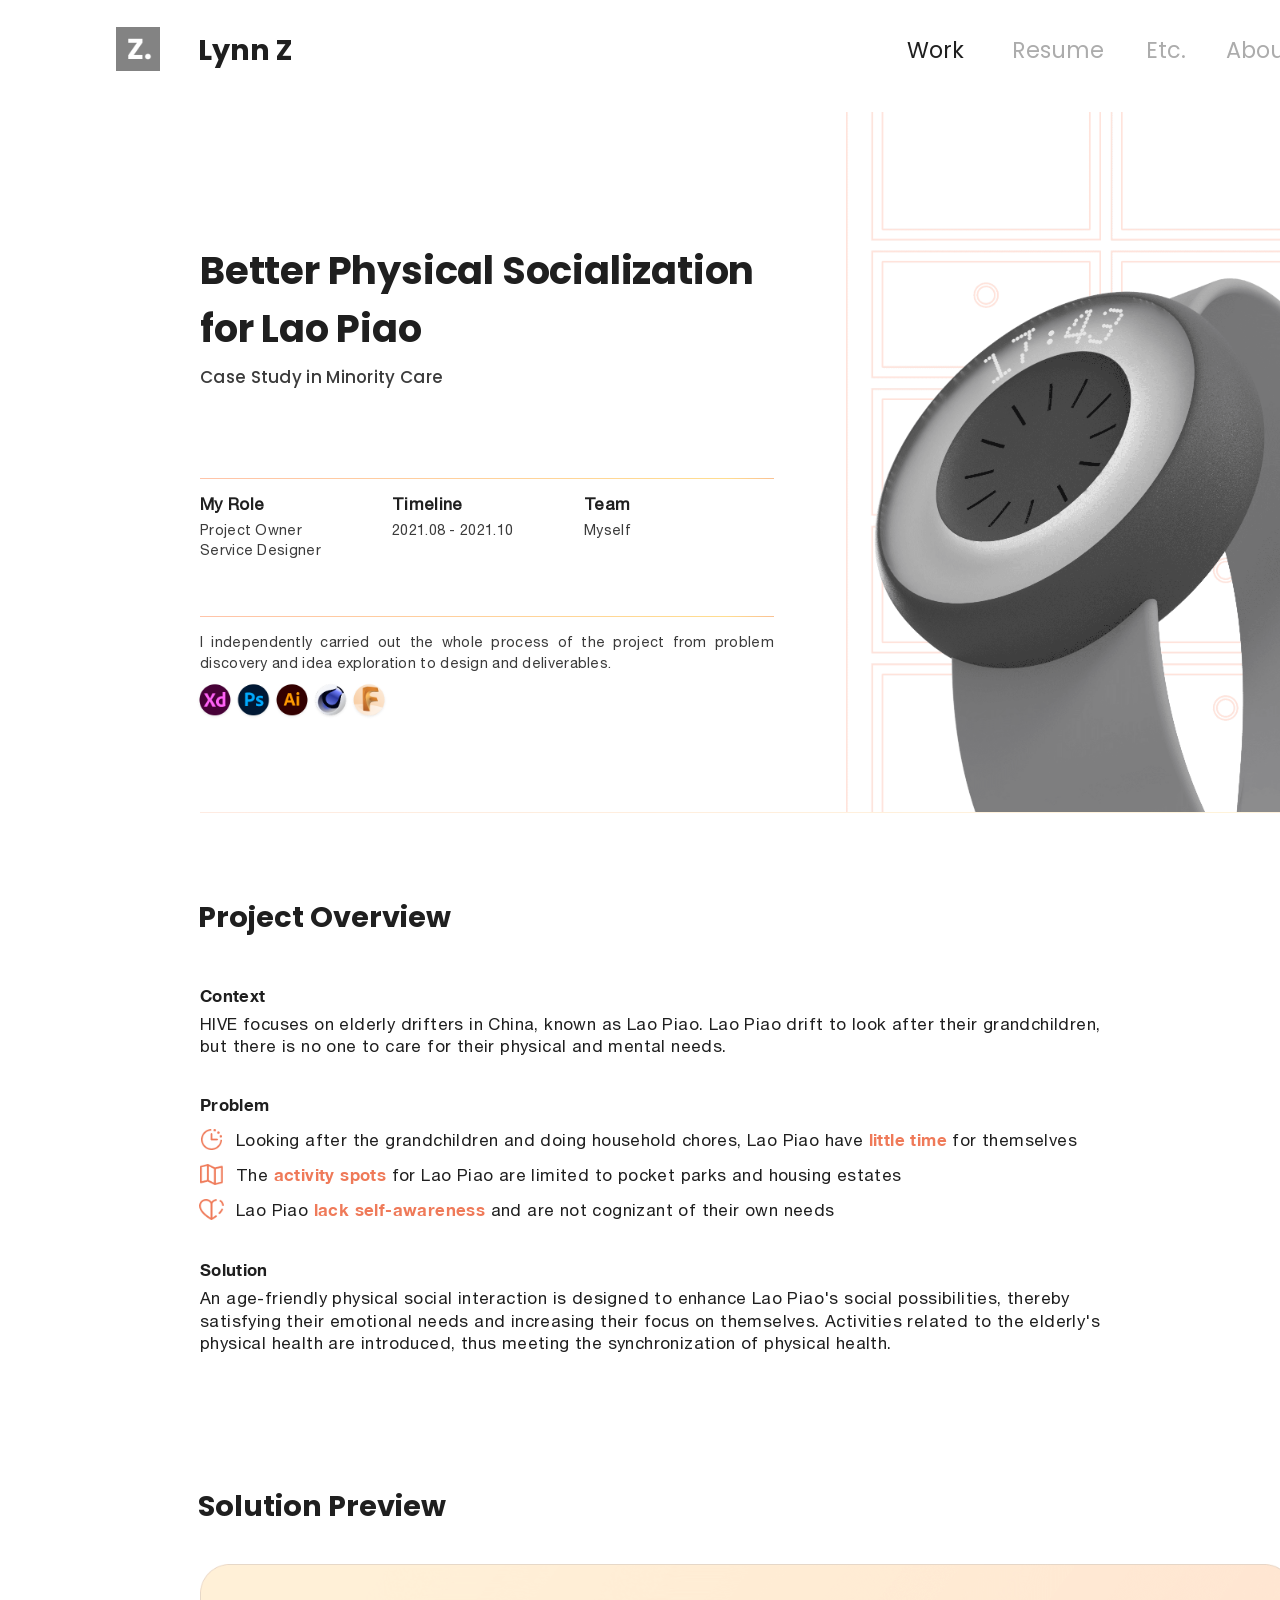
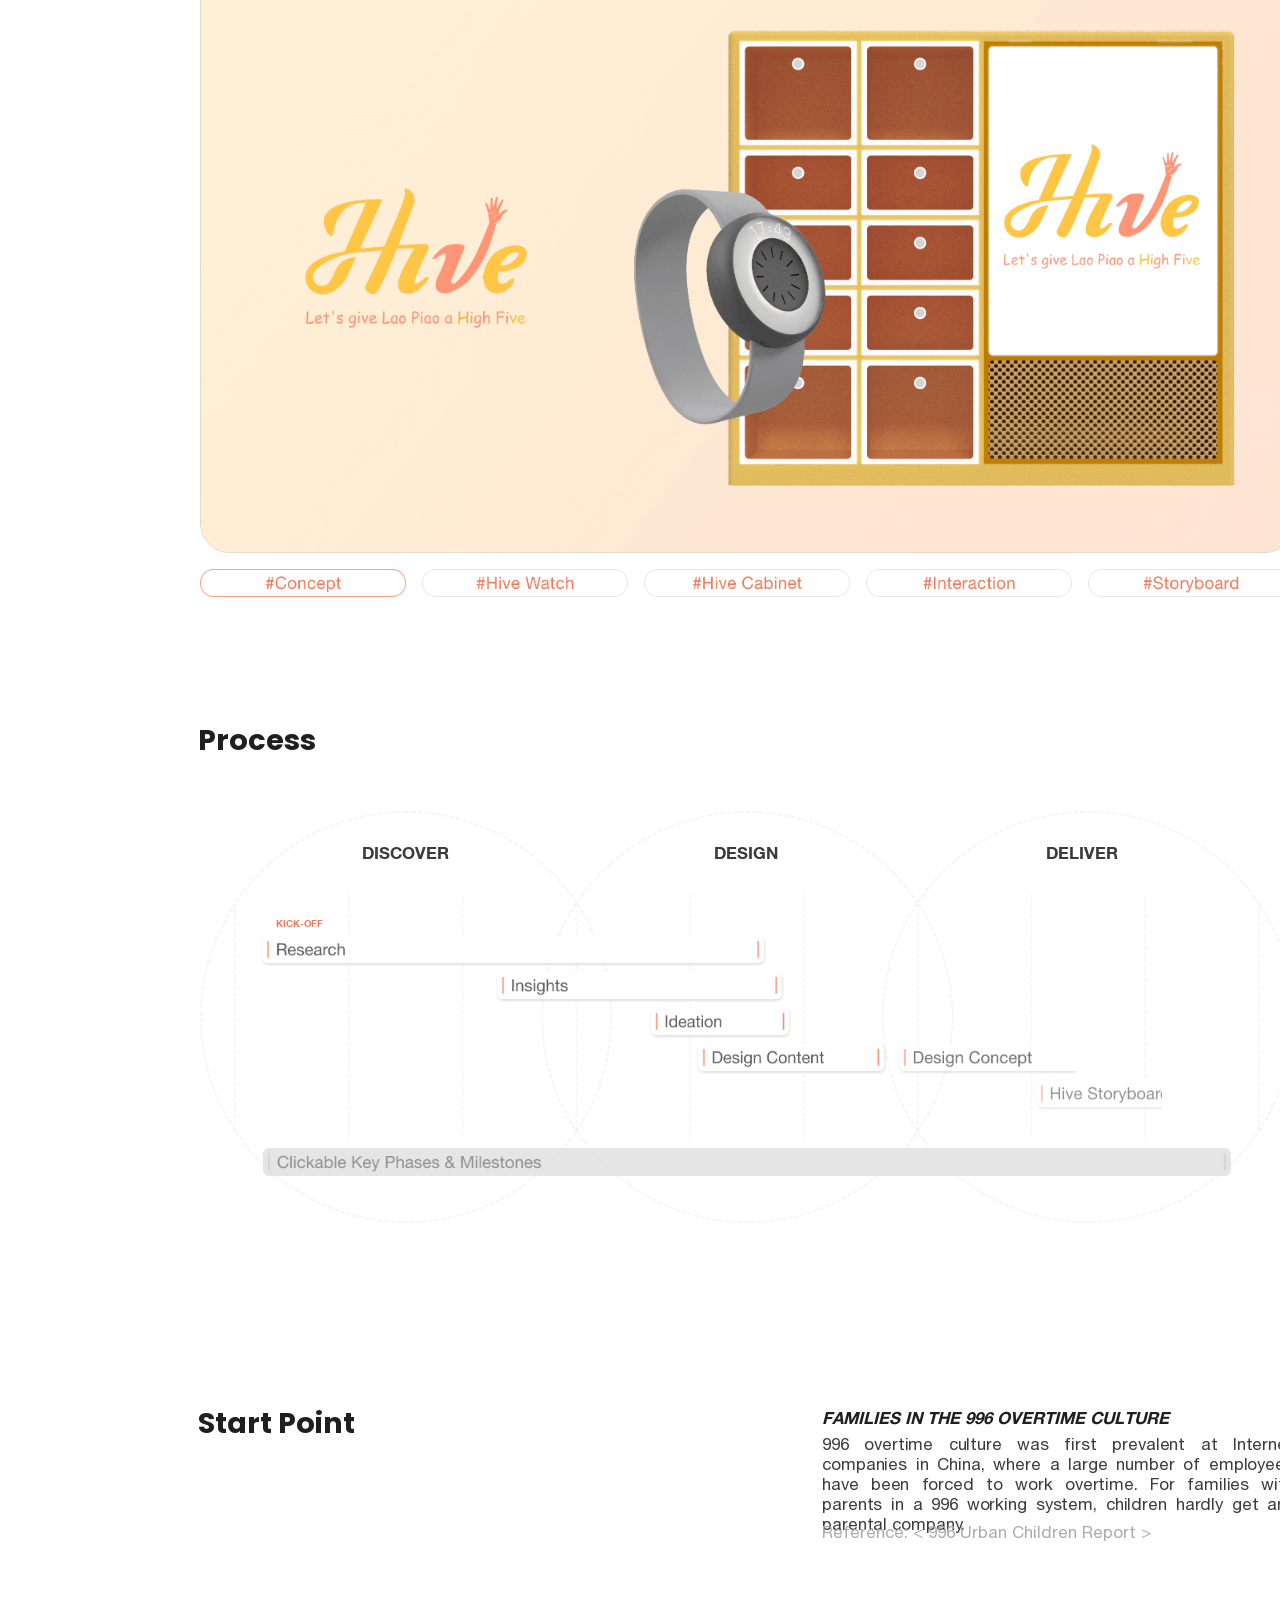
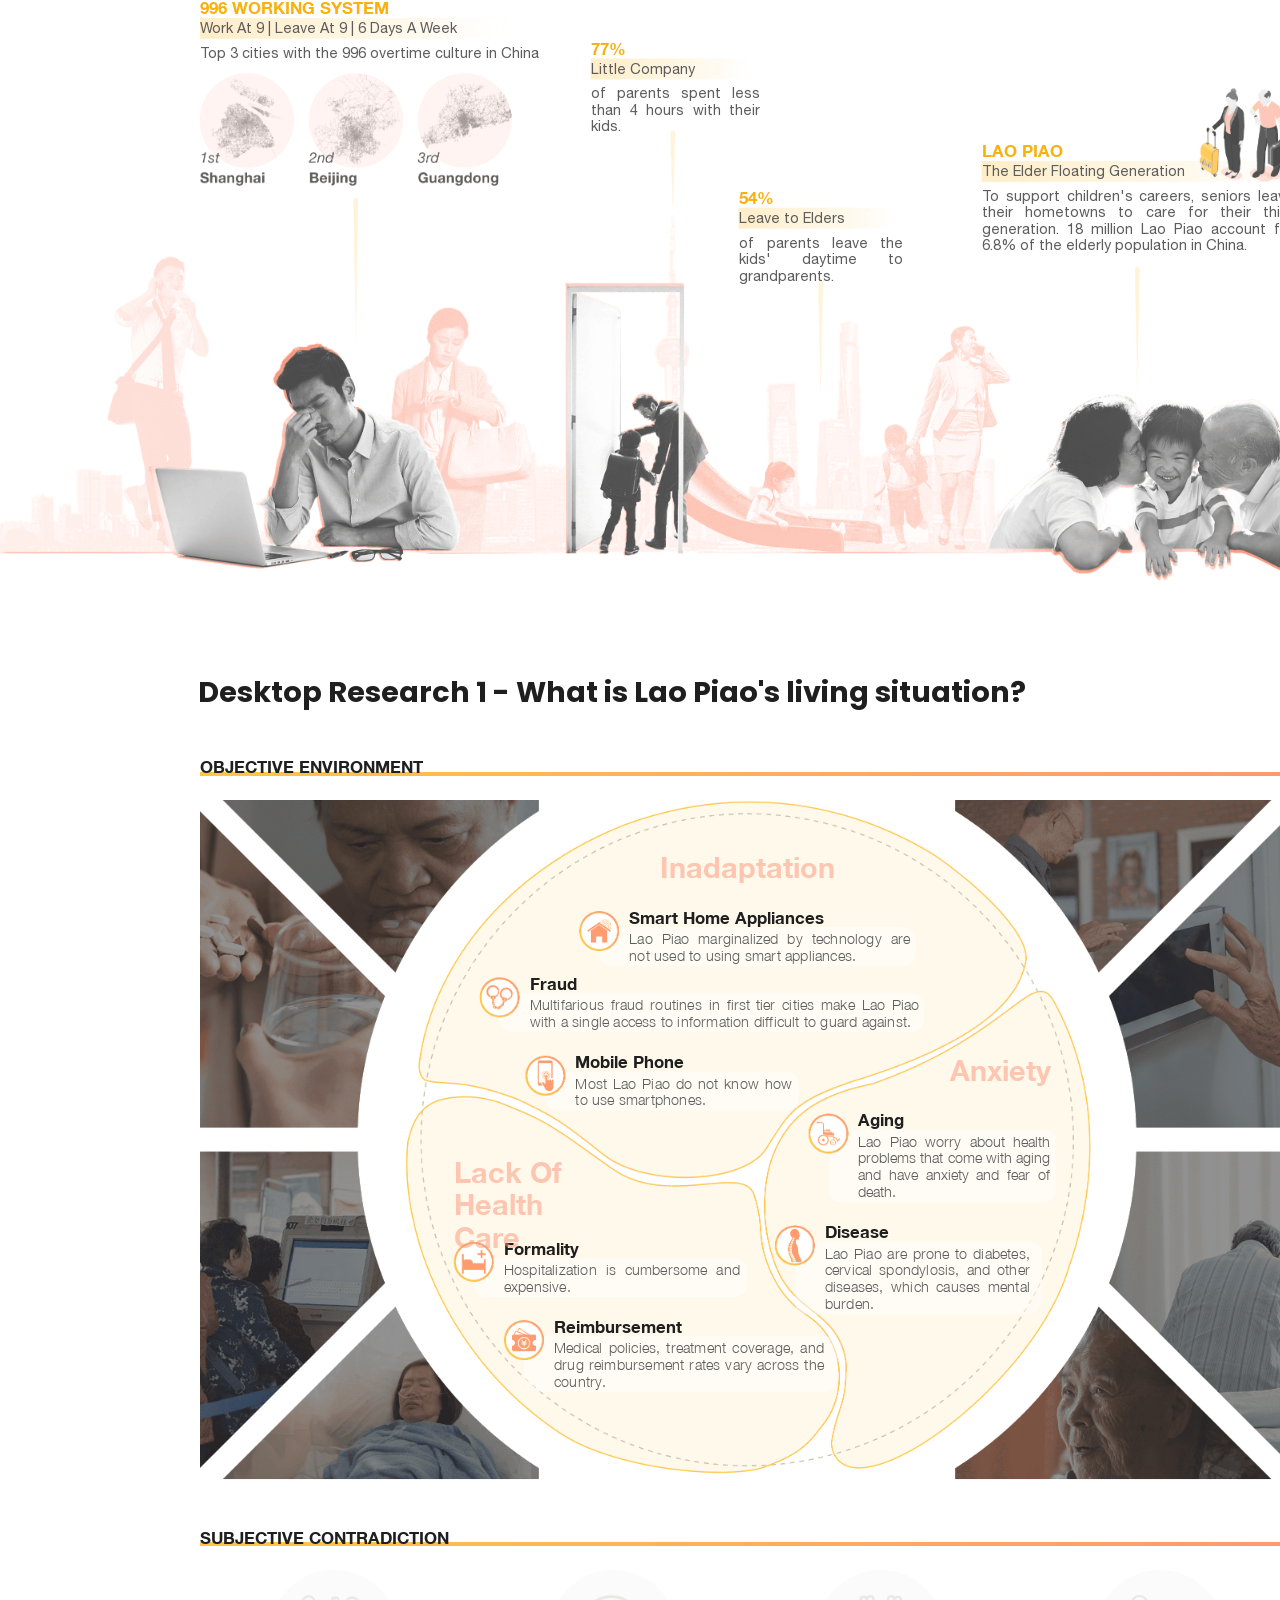
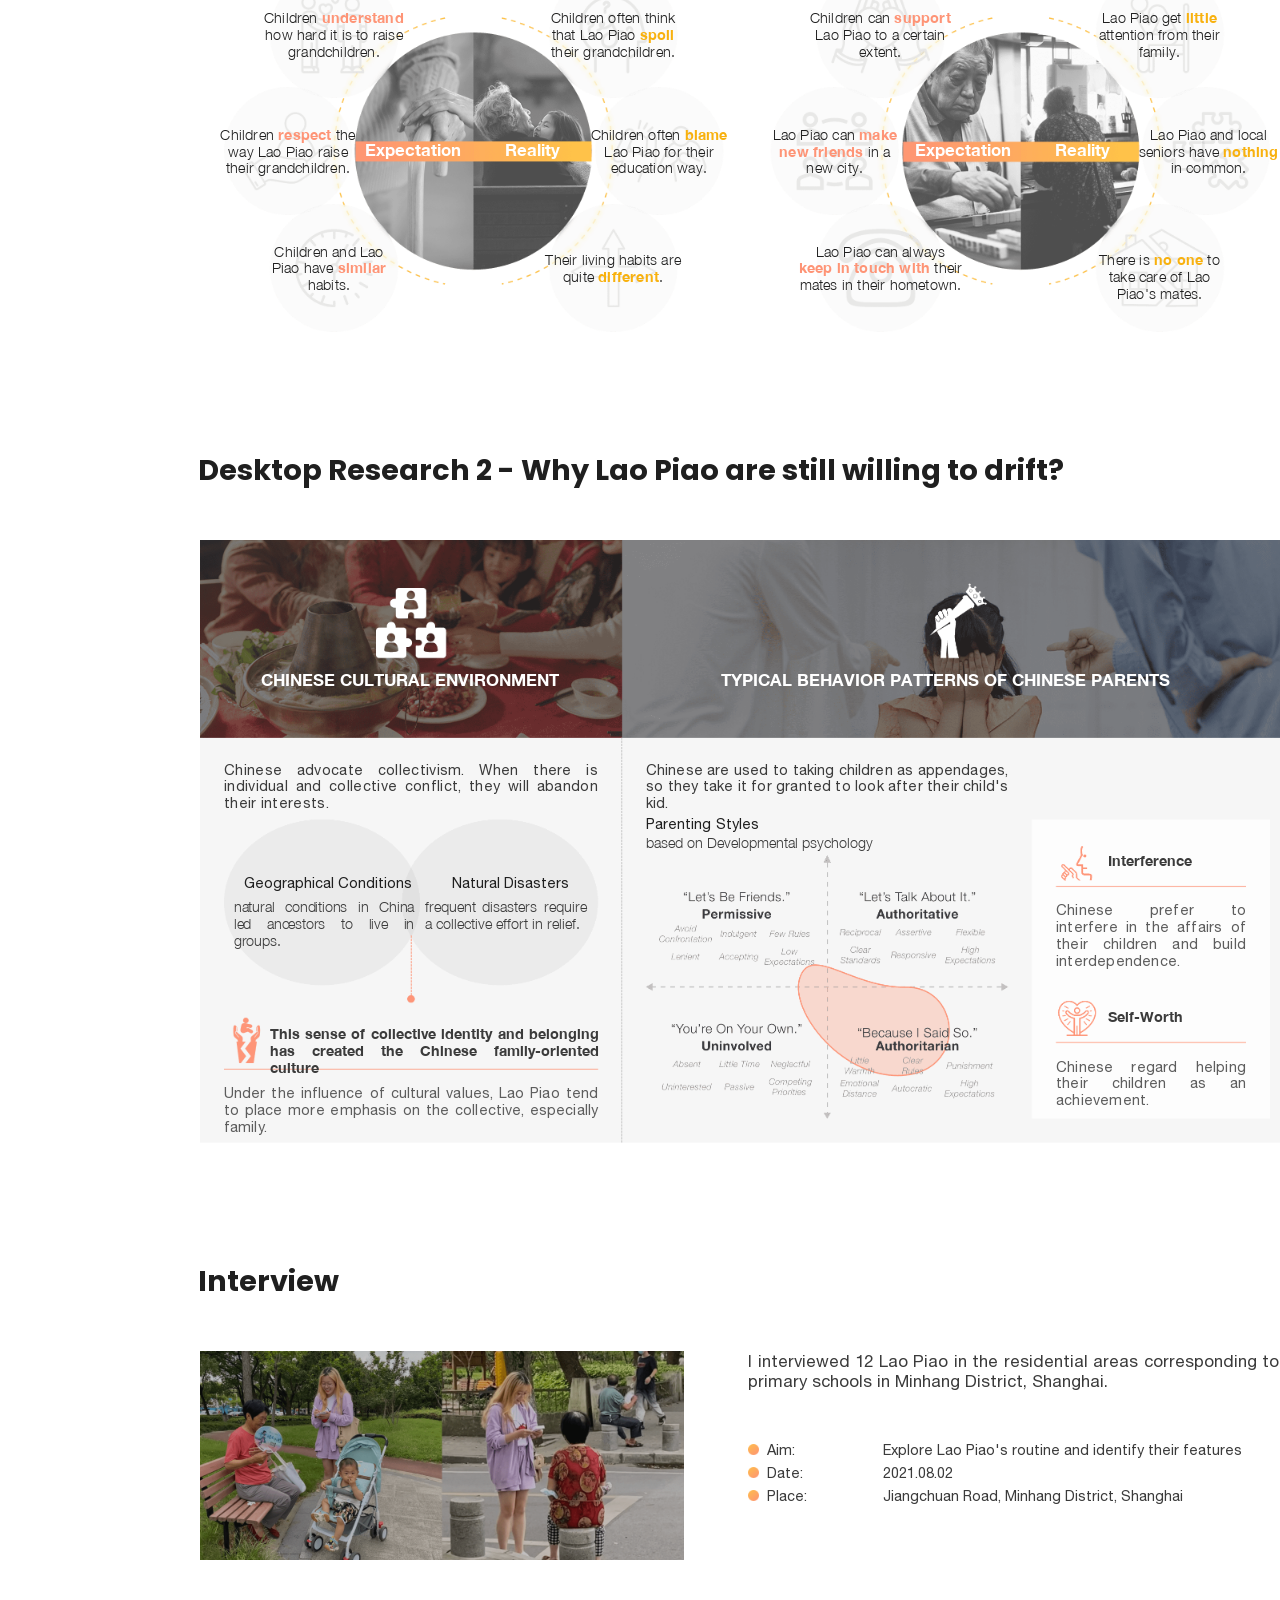
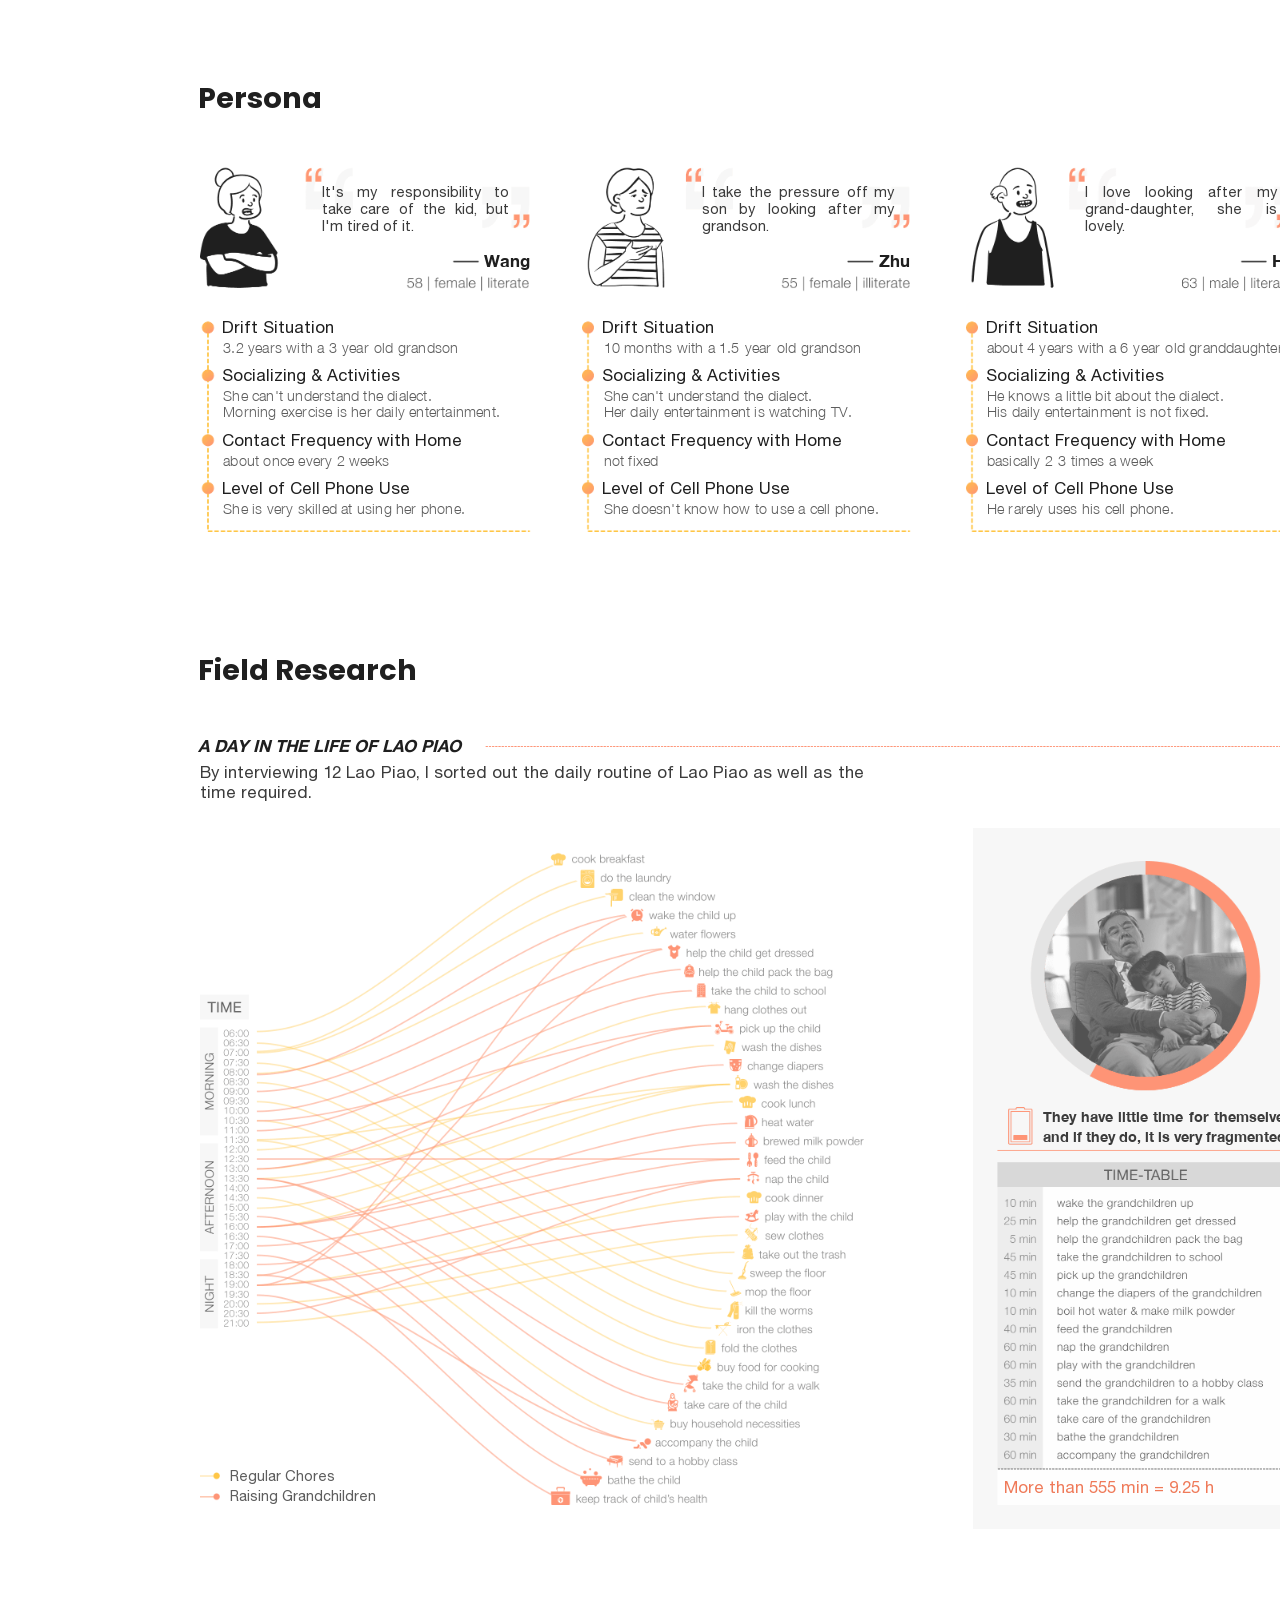
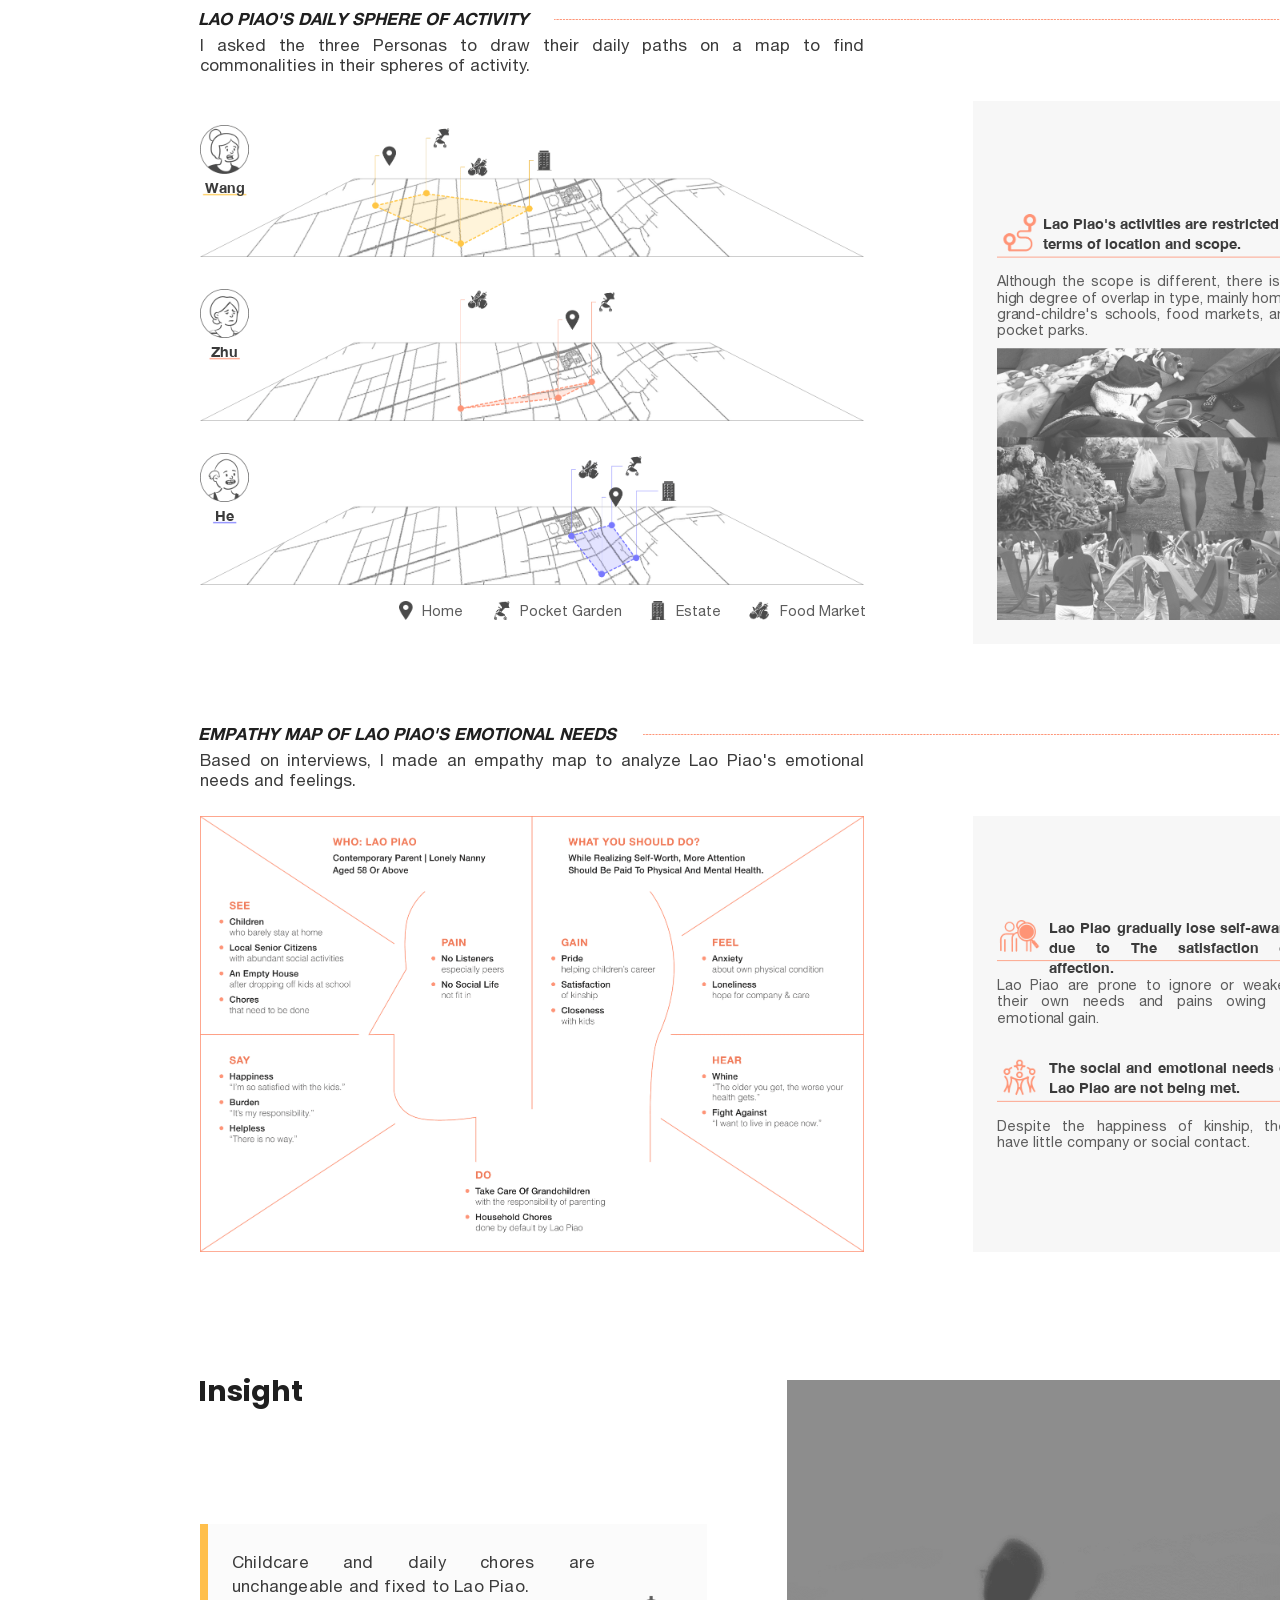
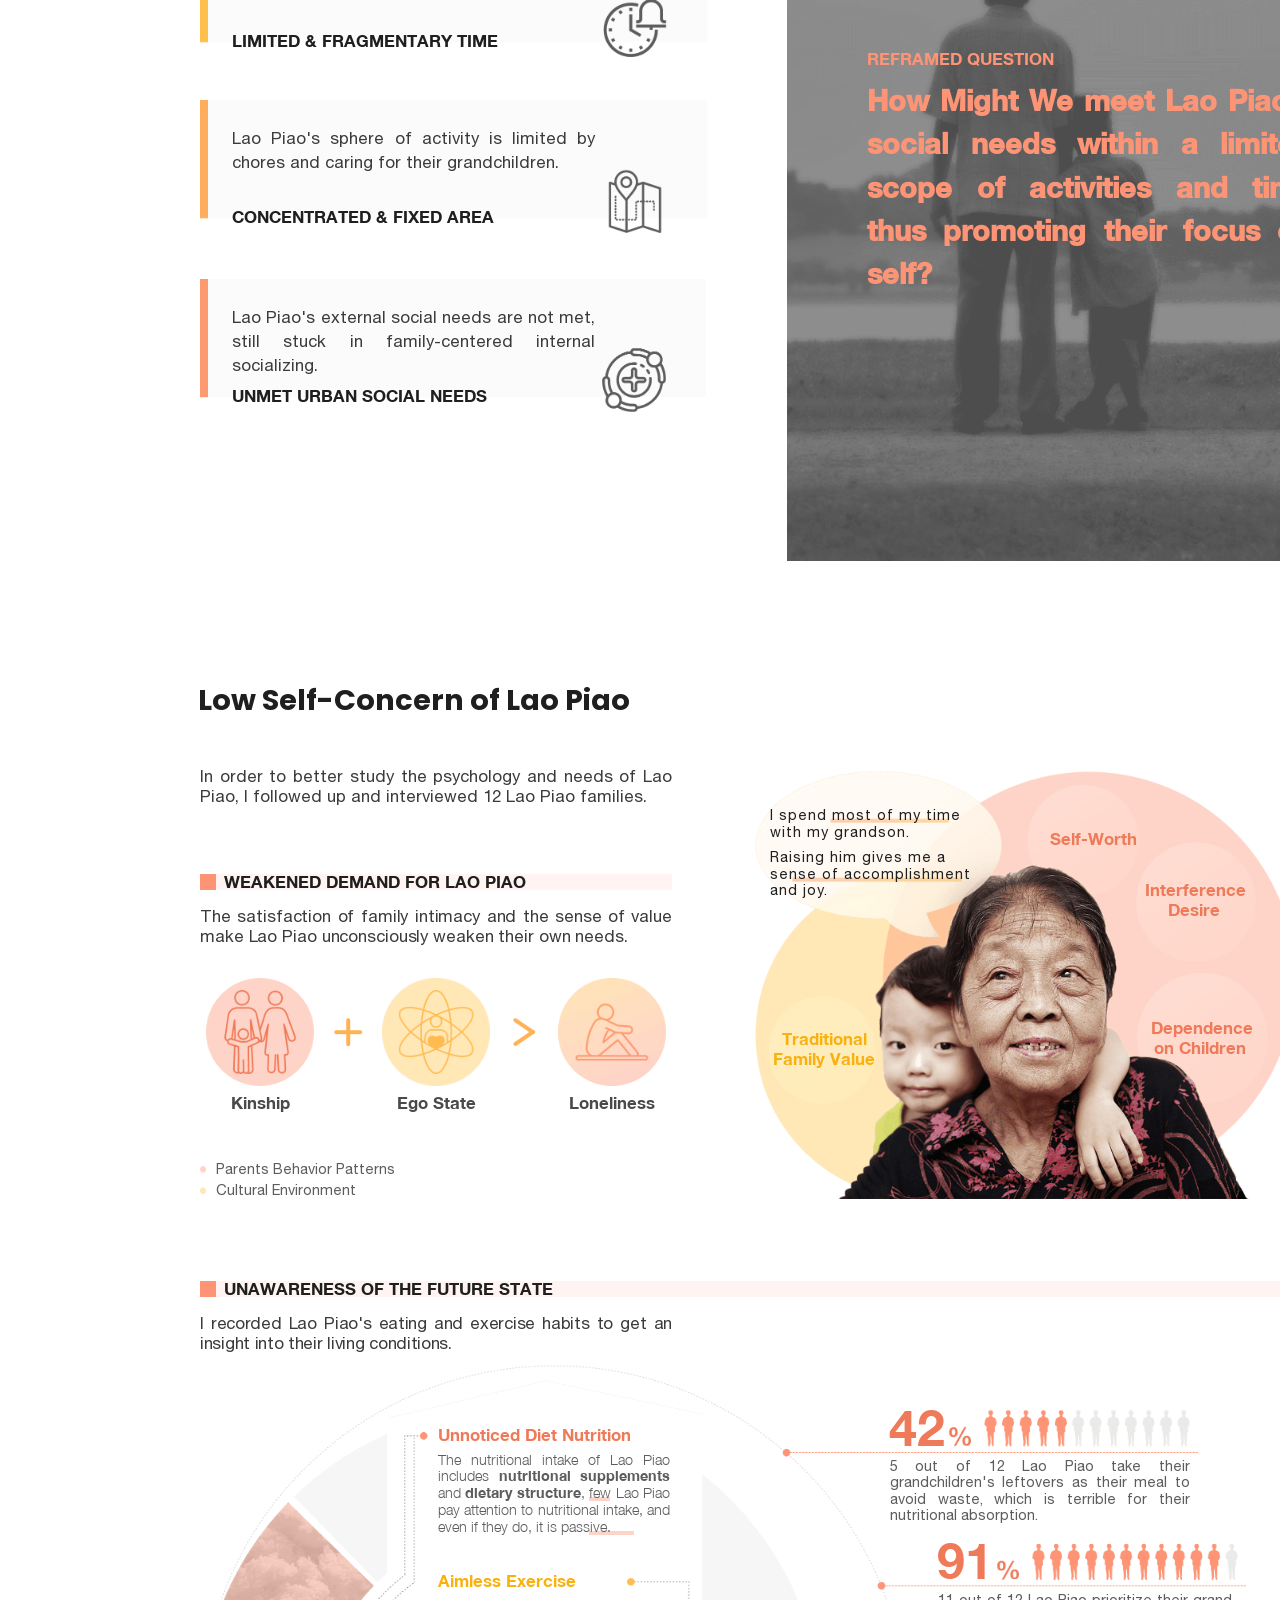
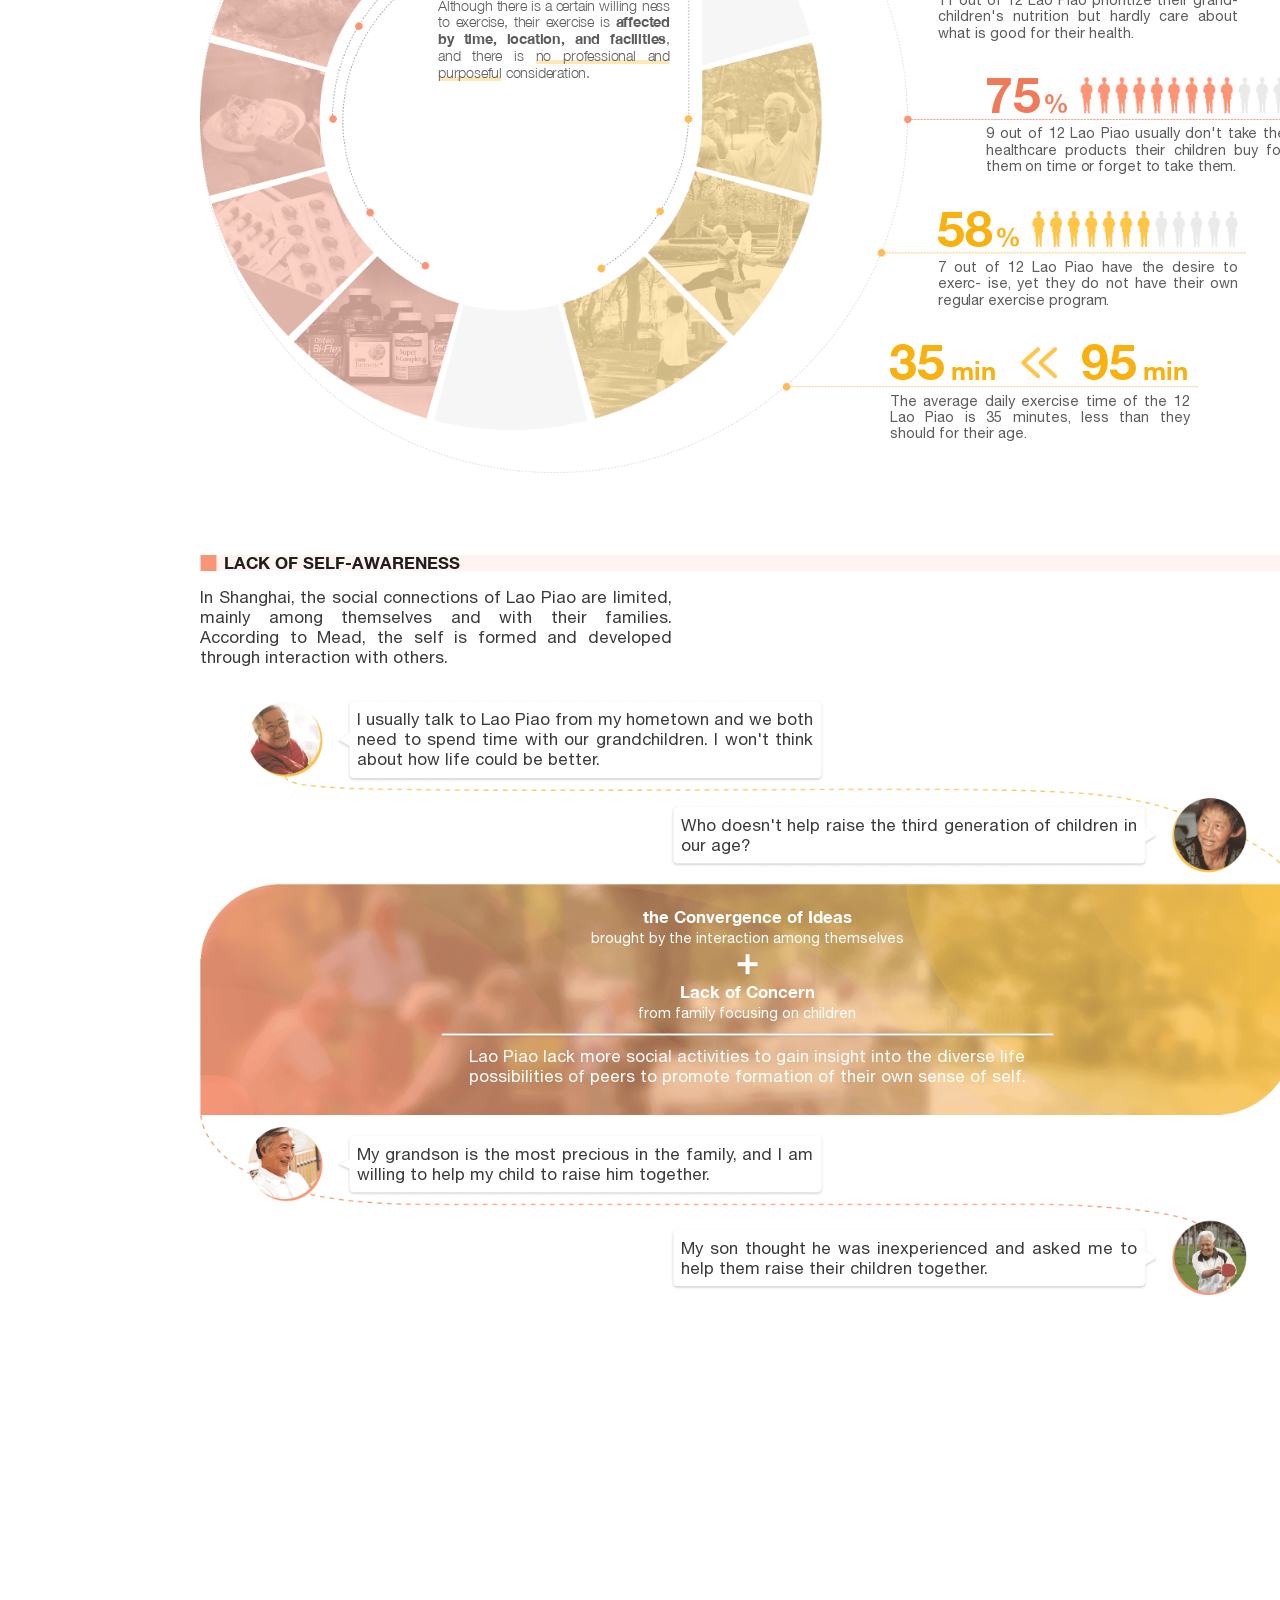
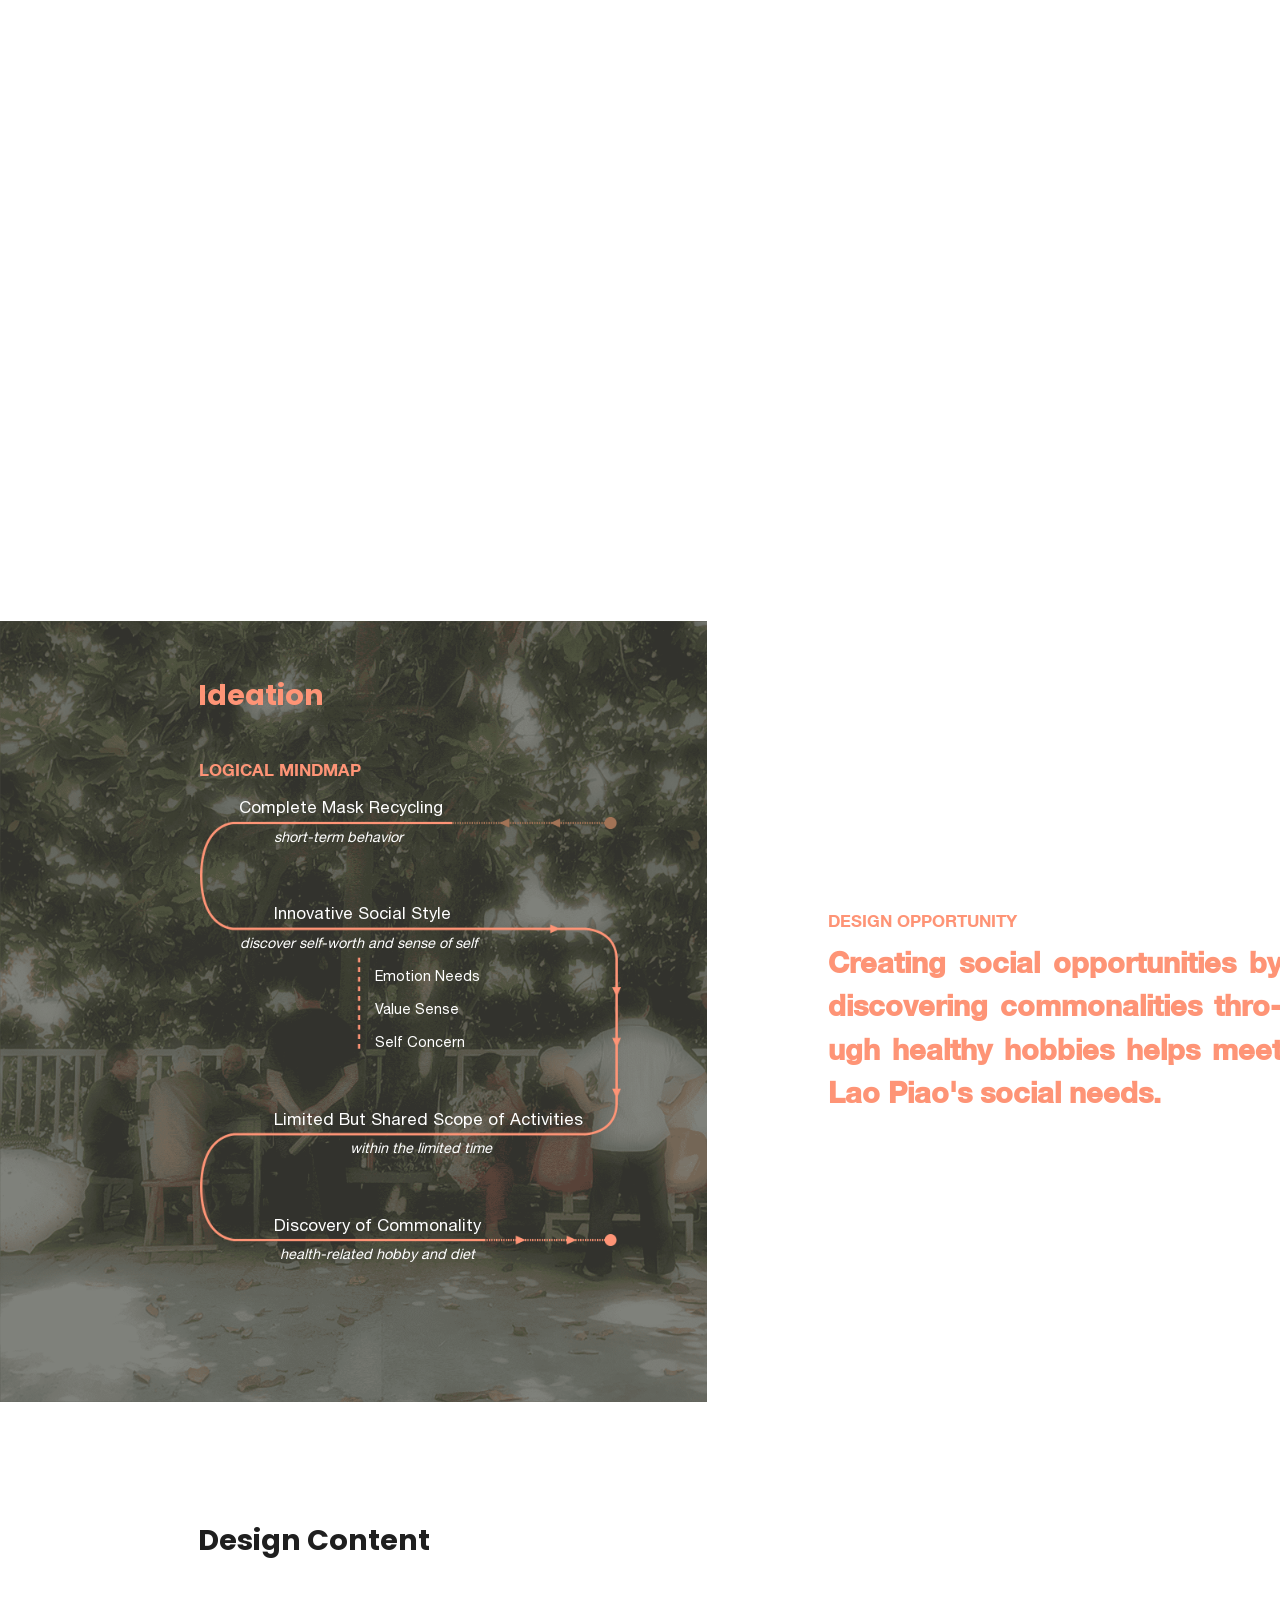
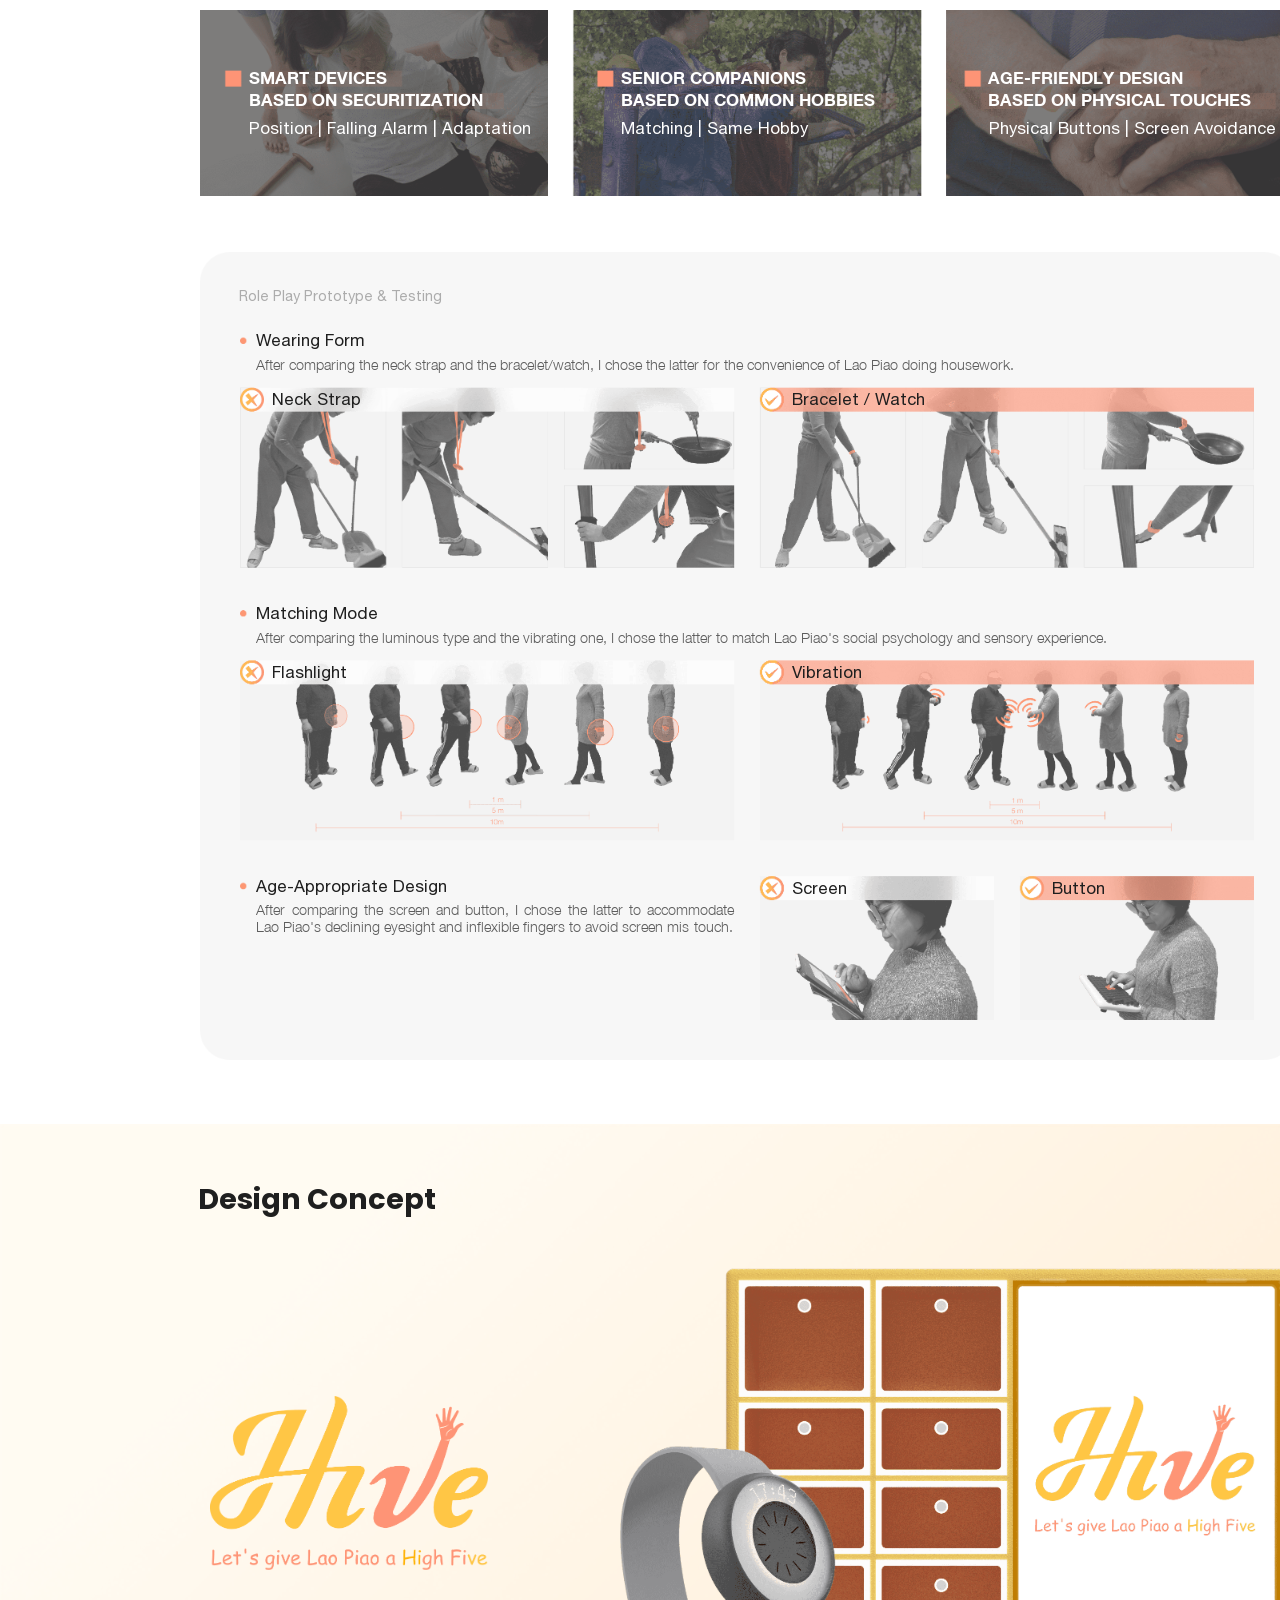
<file: hive.html>
<!DOCTYPE html>
<html lang="en">

<head>
    <meta charset="utf-8">
    <meta name="viewport" content="width=device-width, initial-scale=1.0">
    <title>Lynn Zhang | HIVE</title>
    <style>
        @font-face {
            font-family: 'Helvetica Neue';
            src: url("static/fonts/HelveticaNeue.ttf")
        }

        @font-face {
            font-family: 'Helvetica Neue Bold';
            src: url("static/fonts/HelveticaNeue-Bold.ttf")
        }

        @font-face {
            font-family: 'Helvetica Neue Light';
            src: url("static/fonts/HelveticaNeue-Light.ttf")
        }
    </style>
    <link rel="shortcut icon" href="static/image/cover/favicon.ico">
    <link rel="preconnect" href="https://fonts.googleapis.com">
    <link rel="preconnect" href="https://fonts.gstatic.com" crossorigin>
    <link href="https://fonts.googleapis.com/css2?family=Poppins:wght@300;400;500;700&display=swap" rel="stylesheet">
    <link href="./static/css/style.css" rel="stylesheet">
    <link href="./static/css/hive.css" rel="stylesheet">
    <link rel="stylesheet" href="./static/css/animate.css" />
</head>

<body>
    <div class="nav_work" id="nnn1">
        <div class="content">
            <a href="#" id="sy0">
                <img alt="pic" src="./static/image/common/logo.png" id="sy1"
                    style="width:44.0px;height:44.0px;margin:27.0px 0 0 116.0px;z-index:9999;opacity:1;">
                <img alt="pic" src="./static/image/hive/logo.png" id="sy2"
                    style="width:44.0px;height:44.0px;margin:27.0px 0 0 116.0px;z-index:9999;opacity:0;">
            </a>
            <img alt="pic" src="./static/image/common/click.png"
                style="width:57.6px;height:4px;margin:62.6px 0 0 906.8px;opacity: 0;" id="lig1">
            <img alt="pic" src="./static/image/common/click.png"
                style="width:91.2px;height:4px;margin:62.6px 0 0 1012.4px;opacity: 0;" id="lig2">
            <img alt="pic" src="./static/image/common/click.png"
                style="width:37.2px;height:4px;margin:62.6px 0 0 1146.4px;opacity: 0;" id="lig3">
            <img alt="pic" src="./static/image/common/click.png"
                style="width:68.2px;height:4px;margin:62.6px 0 0 1226.4px;opacity: 0;" id="lig4">
            <a href="/">
                <p class="font111" style="margin:28.6px 0 0 198.2px">Lynn Z</p>
            </a>
            <a href="/">
                <p class="font112" style="margin:33.0px 0 0 906.8px" id="lig11">Work</p>
            </a>
            <a target="_blank"
                href="https://drive.google.com/file/d/1Fj9TLvb60T07fDlUSmnbDXqyg7BCTxRq/view?usp=sharing">
                <p class="font113" style="margin:33.0px 0 0 1012.4px" id="lig22">Resume</p>
            </a>
            <a href="./etc.html">
                <p class="font113" style="margin:33.0px 0 0 1145.6px" id="lig33">Etc.</p>
            </a>
            <a href="./about.html">
                <p class="font113" style="margin:33.0px 0 0 1226.4px" id="lig44">About</p>
            </a>
        </div>
    </div>
    <div id="page0">
        <div class="content">
            <img alt="pic" src="./static/image/hive/page0_di.png" style="height:700.0px;margin:0 0 0 846.0px;">
            <img alt="pic" src="./static/image/hive/page0_watch.png" style="height:568.4px;margin:131.6px 0 0 874.4px;">
            <p class="font1" style="margin:130.0px 0 0 200px;font-size: 38.4px;letter-spacing: -0.2px;line-height: 58.0px;width: 608.0px;color: #1F1F1F;">Better Physical Socialization for Lao Piao</p>
            <p class="font1" style="margin:245.0px 0 0 200px;font-size: 16.8px;letter-spacing: 0.3px;line-height: 40.0px;font-weight: 500;color: #3B3B3B;">Case Study in Minority Care</p>
            <p class="font3" style="margin:382.4px 0 0 200px;font-size: 16.8px;letter-spacing: 0.3px;line-height:20.8px;color: #1f1f1f;font-weight: bold;">My Role</p>
            <p class="font3" style="margin:382.4px 0 0 392.0px;font-size: 16.8px;letter-spacing: 0.3px;line-height:20.8px;color: #1f1f1f;font-weight: bold;">Timeline</p>
            <p class="font3" style="margin:382.4px 0 0 584.0px;font-size: 16.8px;letter-spacing: 0.3px;line-height:20.8px;color: #1f1f1f;font-weight: bold;">Team</p>
            <p class="font3" style="margin:408.4px 0 0 200px;font-size: 14.4px;letter-spacing: 0.3px;line-height:20.8px;color: #3B3B3B;">Project Owner</p>
            <p class="font3" style="margin:428.4px 0 0 200px;font-size: 14.4px;letter-spacing: 0.3px;line-height:20.8px;color: #3B3B3B;">Service Designer</p>
            <p class="font3" style="margin:408.4px 0 0 392.0px;font-size: 14.4px;letter-spacing: 0.3px;line-height:20.8px;color: #3B3B3B;">2021.08 - 2021.10</p>
            <p class="font3" style="margin:408.4px 0 0 584.0px;font-size: 14.4px;letter-spacing: 0.3px;line-height:20.8px;color: #3B3B3B;">Myself</p>
            <p class="font3" style="margin:520.4px 0 0 200px;font-size: 14.4px;letter-spacing: 0.3px;line-height:20.8px;color: #3B3B3B;width: 574.0px;">I independently carried out the whole process of the project from problem discovery and idea exploration to design and deliverables.</p>
            <img alt="pic" src="./static/image/hive/line1.png" style="width:574.0px;margin:366px 0 0 200px">
            <img alt="pic" src="./static/image/hive/line2.png" style="width:574.0px;margin:504px 0 0 200px">
            <img alt="pic" src="./static/image/hive/line3.png" style="width:1135px;margin:700px 0 0 200px">
            <img alt="pic" src="./static/image/hive/page0_icon.png" style="width: 192.0px;margin:570px 0 0 196.4px">
            <!-- <a href="static/pdf/HIVE.pdf" target="_blank" id="pdf">
                <img alt="pic" src="./static/image/hive/page0_pdf.png" id="a1"
                    style="width:28.4px;height:28.4px;margin:304.8px 0 0 380.0px;opacity: 1;">
                <img alt="pic" src="./static/image/hive/page0_pdf_hover.png" id="a2"
                    style="width:28.4px;height:28.4px;margin:304.8px 0 0 380.0px;opacity: 0;">
            </a> -->
        </div>
    </div>
    <!-- <div class="wow animate__fadeInUp" data-wow-duration="1.2s" data-wow-delay="0s" data-wow-offset="100">
        <div class="brief" style="margin-top: 50px;height:430.0px;">
            <img alt="pic" src="./static/image/common/dot.png"
                style="width:7.6px;margin:231.2px 0 0 640.0px;position: absolute;">
            <img alt="pic" src="./static/image/common/dot.png"
                style="width:7.6px;margin:287.6px 0 0 640.0px;position: absolute;">
            <p class="font1z" style="margin:106.4px 0 0 200.0px;">Duration</p>
            <p class="font1z" style="margin:164.4px 0 0 200.0px;">Team</p>
            <p class="font2z" style="margin:127.6px 0 0 200.0px;">August 2021 — October 2021</p>
            <p class="font2z" style="margin:185.6px 0 0 200.0px;">Myself</p>
            <p class="font3z" style="margin:106.4px 0 0 640.0px;">My Role</p>
            <div class="font4z" style="margin:133.2px 0 0 640.0px;">As the <p
                    style="display: inline;font-family: 'Helvetica Neue Bold', sans-serif;color: #1f1f1f;">Project Owner
                    & Service Designer</p>, I independently carried out the whole process of the project from problem
                discovery and idea exploration to design and deliverables.</div>
            <div class="font4z" style="margin:223.6px 0 0 655.6px;width: 638.4px;">
                <p style="display: inline;font-family: 'Helvetica Neue Bold', sans-serif;color: #1f1f1f;">Research:</p>
                Desktop Research, Field Research, User Interview, Empathy Map, and Research Analysis
            </div>
            <div class="font4z" style="margin:280px 0 0 655.6px;width: 638.4px;">
                <p style="display: inline;font-family: 'Helvetica Neue Bold', sans-serif;color: #1f1f1f;">Design:</p>
                Ideation sketching, Product Modeling, Storyboard, Interaction & Visual Design
            </div>
        </div>
    </div> -->
    <div class="wow animate__fadeInUp" data-wow-duration="1.2s" data-wow-delay="0s" data-wow-offset="100">
        <div id="role" style="margin-top:30px">
            <div class="content">
                <p class="title" style="margin:53.6px 0 0 198.4px">Project Overview</p>
                <p class="fontx" style="margin:144.0px 0 0 200.0px;">Context</p>
                <p class="fontx" style="margin:252.8px 0 0 200.0px;">Problem</p>
                <p class="fontx" style="margin:418.4px 0 0 200.0px;">Solution</p>
                <p class="font1" style="margin:170.8px 0 0 200.0px;">HIVE focuses on elderly drifters in China, known as
                    Lao Piao. Lao Piao drift to look after their grandchildren, but there is no one to care for their
                    physical and mental needs.</p>
                <p class="font1" style="margin:445.2px 0 0 200.0px;">An age-friendly physical social interaction is
                    designed to enhance Lao Piao's social possibilities, thereby satisfying their emotional needs and
                    increasing their focus on themselves. Activities related to the elderly's physical health are
                    introduced, thus meeting the synchronization of physical health.</p>
                <div class="font1" style="margin:286.6px 0 0 236.0px;">Looking after the grandchildren and doing
                    household chores, Lao Piao have
                    <p style="display: inline;font-family: 'Helvetica Neue Bold', sans-serif;color: #EF7A59">
                        little time </p> for themselves
                </div>
                <div class="font1" style="margin:321.8px 0 0 236.0px;">The <p
                        style="display: inline;font-family: 'Helvetica Neue Bold', sans-serif;color: #EF7A59"> activity
                        spots </p> for Lao Piao are limited to pocket parks and housing estates</div>
                <div class="font1" style="margin:357px 0 0 236.0px;">Lao Piao <p
                        style="display: inline;font-family: 'Helvetica Neue Bold', sans-serif;color: #EF7A59"> lack
                        self-awareness </p> and are not cognizant of their own needs</div>
                <img alt="pic" src="./static/image/hive/111.png"
                    style="width:21.2px;margin:286.8px 0 0 200.8px;position: absolute;">
                <img alt="pic" src="./static/image/hive/222.png"
                    style="width:23.0px;margin:322.0px 0 0 200px;position: absolute;">
                <img alt="pic" src="./static/image/hive/333.png"
                    style="width:24.7px;margin:357.2px 0 0 199.2px;position: absolute;">
            </div>
        </div>
    </div>
    <div class="wow animate__fadeInUp" data-wow-duration="1.2s" data-wow-delay="0s" data-wow-offset="100">
        <div id="page_pre" style="margin-top:-70px">
            <p class="title" style="margin:118.8px 0 0 198.4px">Solution Preview</p>
            <img alt="pic" src="./static/image/hive/pre.png"
                style="width:1094.0px;margin:197.6px 0 0 200px;position: absolute;">
            <img alt="pic" src="./static/image/hive/Concept.png" id="pc1"
                style="width:1094.0px;margin:197.6px 0 0 200px;position: absolute;">
            <img alt="pic" src="./static/image/hive/Watch.png" id="pc2"
                style="width:1094.0px;margin:197.6px 0 0 200px;position: absolute;display: none;">
            <img alt="pic" src="./static/image/hive/Cabinet.png" id="pc3"
                style="width:1094.0px;margin:197.6px 0 0 200px;position: absolute;display: none;">
            <img alt="pic" src="./static/image/hive/Interaction.png" id="pc4"
                style="width:767.2px;margin:221.2px 0 0 363.6px;position: absolute;display: none;">
            <img alt="pic" src="./static/image/hive/storyboard.png" id="pc5"
                style="width:974.0px;margin:273.6px 0 0 260.0px;position: absolute;display: none;">
            <a href="javascript:void(0);" id="pre_res" onclick="display1()">
                <img alt="pic" id="pre_res1" src="./static/image/hive/pre_res.png"
                    style="height:27.6px;margin:803.2px 0 0 200.0px;opacity:1">
                <img alt="pic" id="pre_res2" src="./static/image/hive/pre_res_h.png"
                    style="height:27.6px;margin:803.2px 0 0 200.0px;opacity:1">
            </a>
            <a href="javascript:void(0);" id="pre_inf" onclick="display2()">
                <img alt="pic" id="pre_inf1" src="./static/image/hive/pre_inf.png"
                    style="height:27.6px;margin:803.2px 0 0 422.0px;opacity:1">
                <img alt="pic" id="pre_inf2" src="./static/image/hive/pre_inf_h.png"
                    style="height:27.6px;margin:803.2px 0 0 422.0px;opacity:0">
            </a>
            <a href="javascript:void(0);" id="pre_bra" onclick="display3()">
                <img alt="pic" id="pre_bra1" src="./static/image/hive/pre_bra.png"
                    style="height:27.6px;margin:803.2px 0 0 644.0px;opacity:1">
                <img alt="pic" id="pre_bra2" src="./static/image/hive/pre_bra_h.png"
                    style="height:27.6px;margin:803.2px 0 0 644.0px;opacity:0">
            </a>
            <a href="javascript:void(0);" id="pre_hi" onclick="display4()">
                <img alt="pic" id="pre_hi1" src="./static/image/hive/pre_hi.png"
                    style="height:27.6px;margin:803.2px 0 0 866.0px;opacity:1">
                <img alt="pic" id="pre_hi2" src="./static/image/hive/pre_hi_h.png"
                    style="height:27.6px;margin:803.2px 0 0 866.0px;opacity:0">
            </a>
            <a href="javascript:void(0);" id="pre_des" onclick="display5()">
                <img alt="pic" id="pre_des1" src="./static/image/hive/pre_des.png"
                    style="height:27.6px;margin:803.2px 0 0 1088.0px;opacity:1">
                <img alt="pic" id="pre_des2" src="./static/image/hive/pre_des_h.png"
                    style="height:27.6px;margin:803.2px 0 0 1088.0px;opacity:0">
            </a>
        </div>
    </div>
    <div class="ps" style="display: none;" id="nnn2">
        <img alt="pic" src="./static/image/common/line.png"
            style="height:1px;width:100%;margin:95.0px 0 0 0;opacity: 0.6;position: absolute;">
        <div class="content">
            <a href="javascript:void(0);" onclick="discover()">
                <img alt="pic" src="./static/image/common/discover.png" id="dis1"
                    style="width:88.8px;margin:28.6px 0 0 338.0px;position: absolute;">
                <img alt="pic" src="./static/image/common/discover1.png" id="dis"
                    style="width:88.8px;margin:28.6px 0 0 338.0px;position: absolute;display: none;">
            </a>
            <a href="javascript:void(0);" onclick="design()">
                <img alt="pic" src="./static/image/common/design.png" id="des1"
                    style="width:65.6px;margin:27.0px 0 0 714.4px;position: absolute;">
                <img alt="pic" src="./static/image/common/design1.png" id="des"
                    style="width:65.6px;margin:27.0px 0 0 714.4px;position: absolute;display: none;">
            </a>
            <a href="javascript:void(0);" onclick="deliver()">
                <img alt="pic" src="./static/image/common/deliver.png" id="del1"
                    style="width:72.8px;margin:27.0px 0 0 1075.2px;position: absolute;">
                <img alt="pic" src="./static/image/common/deliver1.png" id="del"
                    style="width:72.8px;margin:27.0px 0 0 1075.2px;position: absolute;display: none;">
            </a>
            <a href="#" id="sl0">
                <img alt="pic" src="./static/image/common/logo.png" id="sl1"
                    style="width:44.0px;height:44.0px;margin:27.0px 0 0 116.0px;position: absolute;z-index:9999;opacity:1;">
                <img alt="pic" src="./static/image/hive/logo.png" id="sl2"
                    style="width:44.0px;height:44.0px;margin:27.0px 0 0 116.0px;position: absolute;z-index:9999;opacity:0;">
            </a>
            <img alt="pic" src="./static/image/hive/lll.png" id="lll3"
                style="height:2px;width:364.8px;margin:93.5px 0 0 929.4px;opacity: 0;position: absolute;">
            <img alt="pic" src="./static/image/hive/lll.png" id="lll2"
                style="height:2px;width:364.8px;margin:93.5px 0 0 564.6px;opacity: 0;position: absolute;">
            <img alt="pic" src="./static/image/hive/lll.png" id="lll1"
                style="height:2px;width:364.8px;margin:93.5px 0 0 199.8px;opacity: 0;position: absolute;">
        </div>
    </div>
    <div class="wow animate__fadeInUp" data-wow-duration="1.2s" data-wow-delay="0s" data-wow-offset="100">
        <div id="process">
            <p class="title" style="margin:98px 0 0 198px;">Process</p>
            <p class="font1" style="margin:224.0px 0 0 361.6px;">DISCOVER</p>
            <p class="font1" style="margin:224.0px 0 0 714.4px;">DESIGN</p>
            <p class="font1" style="margin:224.0px 0 0 1046.0px;">DELIVER</p>
            <p class="font30" style="margin:297.6px 0 0 276.0px;color: #EF7A59;">KICK-OFF</p>
            <img alt="pic" src="./static/image/hive/process.png"
                style="height:412.0px;width:1094.0px;margin:190px 0 0 200.0px">
            <img alt="pic" src="./static/image/common/kp.png" style="width: 967.6px;margin:527.6px 0 0 263.2px">
            <div style="position:absolute;height:35.2px;width:0;margin:312.4px 0 0 258.8px;overflow: hidden;" id="pp1">
                <a href="#" id="p_r">
                    <img alt="pic" id="p_r1" src="./static/image/hive/process_r.png"
                        style="height:35.2px;width: 509.6px;margin: 0 0 0 0;opacity:0">
                    <img alt="pic" id="p_r2" src="./static/image/hive/process_r_h.png"
                        style="height:35.2px;width: 509.6px;margin: 0 0 0 0;opacity:0">
                </a>
            </div>
            <div style="position:absolute;height:35.2px;width:0;margin:348.4px 0 0 494.4px;overflow: hidden;" id="pp2">
                <a href="#" id="p_e">
                    <img alt="pic" id="p_e1" src="./static/image/hive/process_rc.png"
                        style="height:35.2px;width: 291.6px;margin:0 0 0 0;opacity:0">
                    <img alt="pic" id="p_e2" src="./static/image/hive/process_rc_h.png"
                        style="height:35.2px;width: 291.6px;margin:0 0 0 0;opacity:0">
                </a>
            </div>
            <div style="position:absolute;height:35.2px;width:0;margin:384.4px 0 0 648.0px;overflow: hidden;" id="pp3">
                <a href="#" id="p_w">
                    <img alt="pic" id="p_w1" src="./static/image/hive/process_hm.png"
                        style="height:35.2px;width: 144.8px;margin:0 0 0 0;opacity:0">
                    <img alt="pic" id="p_w2" src="./static/image/hive/process_hm_h.png"
                        style="height:35.2px;width: 144.8px;margin:0 0 0 0;opacity:0">
                </a>
            </div>
            <div style="position:absolute;height:35.2px;width:0;margin:420.4px 0 0 695.2px;overflow: hidden;" id="pp4">
                <a href="#" id="p_s">
                    <img alt="pic" id="p_s1" src="./static/image/hive/process_od.png"
                        style="height:35.2px;width: 193.2px;margin:0 0 0 0;opacity:0">
                    <img alt="pic" id="p_s2" src="./static/image/hive/process_od_h.png"
                        style="height:35.2px;width: 193.2px;margin:0 0 0 0;opacity:0">
                </a>
            </div>
            <div style="position:absolute;height:35.2px;width:0;margin:420.4px 0 0 896.4px;overflow: hidden;" id="pp5">
                <a href="#" id="p_i">
                    <img alt="pic" id="p_i1" src="./static/image/hive/process_oa.png"
                        style="height:35.2px;width: 204.8px;margin:0 0 0 0;opacity:0">
                    <img alt="pic" id="p_i2" src="./static/image/hive/process_oa_h.png"
                        style="height:35.2px;width: 204.8px;margin:0 0 0 0;opacity:0">
                </a>
            </div>
            <div style="position:absolute;height:35.2px;width:0;margin:456.4px 0 0 1033.2px;overflow: hidden;" id="pp6">
                <a href="#" id="p_f">
                    <img alt="pic" id="p_f1" src="./static/image/hive/process_wn.png"
                        style="height:35.2px;width: 193.6px;margin:0 0 0 0;opacity:0">
                    <img alt="pic" id="p_f2" src="./static/image/hive/process_wn_h.png"
                        style="height:35.2px;width: 193.6px;margin:0 0 0 0;opacity:0">
                </a>
            </div>
        </div>
    </div>
    <div class="wow animate__fadeInUp" data-wow-duration="1.2s" data-wow-delay="0s" data-wow-offset="100">
        <div id="page1">
            <p class="title" style="margin:53.6px 0 0 198px;">Start Point</p>
            <img alt="pic" src="./static/image/hive/page1_back.png" style="height:580.5px;margin:269.2px 0 0 0px;">
            <p class="font2"
                style="margin:59.6px 0 0 821.6px;font-style: italic;font-family: 'Helvetica Neue Bold', sans-serif;">
                FAMILIES IN THE 996
                OVERTIME CULTURE</p>
            <p class="font3" style="margin:85.6px 0 0 822.0px;width: 472.0px;letter-spacing: -0.1px;">996 overtime
                culture
                was first prevalent at Internet companies in China, where a large number of employees have been forced
                to
                work overtime. For families with parents in a 996 working system, children hardly get any parental
                company.
            </p>
            <p class="font3" style="margin:173.2px 0 0 822.0px;width: 472.0px;color: #ACACAC;">Reference: &lt 996 Urban
                Children Report &gt</p>
            <p class="font21" style="margin:249.2px 0 0 199.6px;">996 WORKING SYSTEM</p>
            <p class="font21" style="margin:289.8px 0 0 591.2px;">77%</p>
            <p class="font21" style="margin:439.2px 0 0 739.2px;">54%</p>
            <p class="font21" style="margin:392.4px 0 0 982.0px;">LAO PIAO</p>
            <p class="font4" style="margin:271.2px 0 0 200px;">Work At 9 | Leave At 9 | 6 Days A Week</p>
            <p class="font4" style="margin:311.8px 0 0 591.2px;">Little Company</p>
            <p class="font4" style="margin:461.2px 0 0 739.2px;">Leave to Elders</p>
            <p class="font4" style="margin:414.4px 0 0 982.0px;">The Elder Floating Generation</p>
            <p class="font4" style="margin:296.0px 0 0 200px;">Top 3 cities with the 996 overtime culture in China</p>
            <p class="font4" style="margin:336.6px 0 0 591.2px;width: 169.0px;">of parents spent less than 4 hours with
                their kids.</p>
            <p class="font4" style="margin:486.0px 0 0 739.2px;width:164.0px ;">of parents leave the kids' daytime to
                grandparents.</p>
            <p class="font4" style="margin:439.2px 0 0 982.0px;width: 312.0px;">To support children's careers, seniors
                leave
                their hometowns to care for their third generation. 18 million Lao Piao account for 6.8% of the elderly
                population in China.</p>
        </div>
    </div>
    <div class="wow animate__fadeInUp" data-wow-duration="1.2s" data-wow-delay="0s" data-wow-offset="100">
        <div id="page2">
            <p class="title" style="margin:53.6px 0 0 198px;">Desktop Research 1 - What is Lao Piao's living situation?
            </p>
            <img alt="pic" src="./static/image/hive/page2_1.png" style="height:771.9px;margin:182.0px 0 0 200.0px;">
            <img alt="pic" src="./static/image/hive/page2_2.png" style="height:361.6px;margin:952.4px 0 0 224.0px;">
            <img alt="pic" src="./static/image/hive/page2_3.png" style="height:4px;margin:154.0px 0 0 200.0px;">
            <img alt="pic" src="./static/image/hive/page2_3.png" style="height:4px;margin:924.4px 0 0 200.0px;">
            <p class="font2" style="margin:139.6px 0 0 200.0px;font-family: 'Helvetica Neue Bold', sans-serif;">
                OBJECTIVE ENVIRONMENT</p>
            <p class="font2" style="margin:910.0px 0 0 200.0px;font-family: 'Helvetica Neue Bold', sans-serif;">
                SUBJECTIVE CONTRADICTION</p>
            <p class="font2" style="margin:290.0px 0 0 629.2px;font-family: 'Helvetica Neue Bold', sans-serif;">Smart
                Home Appliances</p>
            <p class="font2" style="margin:356.4px 0 0 529.6px;font-family: 'Helvetica Neue Bold', sans-serif;">Fraud
            </p>
            <p class="font2" style="margin:434.8px 0 0 575.4px;font-family: 'Helvetica Neue Bold', sans-serif;">Mobile
                Phone</p>
            <p class="font2" style="margin:621.2px 0 0 503.8px;font-family: 'Helvetica Neue Bold', sans-serif;">
                Formality</p>
            <p class="font2" style="margin:699.6px 0 0 554.0px;font-family: 'Helvetica Neue Bold', sans-serif;">
                Reimbursement</p>
            <p class="font2" style="margin:492.8px 0 0 858.0px;font-family: 'Helvetica Neue Bold', sans-serif;">Aging
            </p>
            <p class="font2" style="margin:604.8px 0 0 824.8px;font-family: 'Helvetica Neue Bold', sans-serif;">Disease
            </p>

            <p class="font91" style="margin:313.2px 0 0 629.2px;width: 281.0px;letter-spacing: 0.2px;">Lao Piao
                marginalized
                by technology are not used to using smart appliances.</p>
            <p class="font91" style="margin:379.6px 0 0 529.6px;width: 390.0px;letter-spacing: 0.2px;">Multifarious
                fraud
                routines in first-tier cities make Lao Piao with a single access to information difficult to guard
                against.
            </p>
            <p class="font91" style="margin:458.0px 0 0 575.4px;width: 217.0px;letter-spacing: 0.2px;">Most Lao Piao do
                not
                know how to use smartphones.</p>
            <p class="font91" style="margin:644.4px 0 0 503.8px;width: 236.2px;letter-spacing: 0.2px;">Hospitalization
                is
                cumbersome and expensive.</p>
            <p class="font91" style="margin:722.8px 0 0 554.0px;width: 270.0px;letter-spacing: 0.2px;">Medical policies,
                treatment coverage, and drug reimbursement rates vary across the country.</p>
            <p class="font91" style="margin:516.0px 0 0 858.0px;width: 192.0px;">Lao Piao worry about health problems
                that
                come with aging and have anxiety and fear of death.</p>
            <p class="font91" style="margin:628.0px 0 0 824.8px;width: 205.2px;letter-spacing: 0.2px;">Lao Piao are
                prone to
                diabetes, cervical spondylosis, and other diseases, which causes mental burden.</p>
            <div class="font92" style="margin:992.4px 0 0 263.2px;width: 141.6px;letter-spacing: 0.2px;">Children <p
                    style="display: inline;font-family: 'Helvetica Neue Bold', sans-serif;color: #FE9476;">understand
                </p>
                how hard it is to raise
                grandchildren.</div>
            <div class="font92" style="margin:992.4px 0 0 809.6px;width: 141.6px;letter-spacing: 0.2px;">Children can <p
                    style="display: inline;font-family: 'Helvetica Neue Bold', sans-serif;color: #FE9476;">support</p>
                Lao Piao to a certain extent.</div>
            <div class="font92" style="margin:1109.2px 0 0 217.2px;width: 141.6px;letter-spacing: 0.2px;">Children <p
                    style="display: inline;font-family: 'Helvetica Neue Bold', sans-serif;color: #FE9476;">respect</p>
                the way Lao Piao raise their grandchildren.</div>
            <div class="font92" style="margin:1109.2px 0 0 772.0px;width: 125.8px;letter-spacing: 0.2px;">Lao Piao can<p
                    style="display: inline;font-family: 'Helvetica Neue Bold', sans-serif;color: #FE9476;"> make new
                    friends
                </p>
                in a new city.</div>
            <div class="font92" style="margin:1226.0px 0 0 263.2px;width: 131.6px;letter-spacing: 0.2px;">Children and
                Lao
                Piao have <p style="display: inline;font-family: 'Helvetica Neue Bold', sans-serif;color: #FE9476;">
                    similar
                </p>
                habits.</div>
            <div class="font92" style="margin:1226.0px 0 0 796.8px;width: 167.6px;letter-spacing: 0.2px;">Lao Piao can
                always <p style="display: inline;font-family: 'Helvetica Neue Bold', sans-serif;color: #FE9476;">keep in
                    touch
                    with</p> their mates in their hometown.</div>
            <div class="font92" style="margin:992.4px 0 0 542.4px;width: 141.6px;letter-spacing: 0.2px;">Children often
                think that Lao Piao
                <p style="display: inline;font-family: 'Helvetica Neue Bold', sans-serif;color: #F8B10E;">spoil</p>
                their
                grandchildren.
            </div>
            <div class="font92" style="margin:992.4px 0 0 1088.8px;width: 141.6px;letter-spacing: 0.2px;">Lao Piao get
                <p style="display: inline;font-family: 'Helvetica Neue Bold', sans-serif;color: #F8B10E;">little</p>
                attention
                from their family.
            </div>
            <div class="font92" style="margin:1109.2px 0 0 588.4px;width: 141.6px;letter-spacing: 0.2px;">Children often
                <p style="display: inline;font-family: 'Helvetica Neue Bold', sans-serif;color: #F8B10E;">blame</p> Lao
                Piao
                for their education way.
            </div>
            <div class="font92" style="margin:1109.2px 0 0 1137.8px;width: 141.6px;letter-spacing: 0.2px;">Lao Piao and
                local seniors have
                <p style="display: inline;font-family: 'Helvetica Neue Bold', sans-serif;color: #F8B10E;">nothing</p> in
                common.
            </div>
            <div class="font92" style="margin:1234.4px 0 0 542.4px;width: 141.6px;letter-spacing: 0.2px;">Their living
                habits are quite
                <p style="display: inline;font-family: 'Helvetica Neue Bold', sans-serif;color: #F8B10E;">different</p>.
            </div>
            <div class="font92" style="margin:1234.4px 0 0 1088.8px;width: 141.6px;letter-spacing: 0.2px;">There is
                <p style="display: inline;font-family: 'Helvetica Neue Bold', sans-serif;color: #F8B10E;">no one</p> to
                take
                care of Lao Piao's mates.
            </div>
            <p class="font31" style="margin:239.6px 0 0 660.4px;">Inadaptation</p>
            <p class="font31" style="margin:442.4px 0 0 949.6px;">Anxiety</p>
            <p class="font31" style="margin:538.0px 0 0 454.0px;width: 162.8px;line-height: 32.8px;">Lack Of Health Care
            </p>
            <p class="font21" style="margin:1122.4px 0 0 365.1px;color: white;">Expectation</p>
            <p class="font21" style="margin:1122.4px 0 0 915.1px;color: white;">Expectation</p>
            <p class="font21" style="margin:1122.4px 0 0 505.1px;color: white;">Reality</p>
            <p class="font21" style="margin:1122.4px 0 0 1055.1px;color: white;">Reality</p>
        </div>
    </div>
    <div class="wow animate__fadeInUp" data-wow-duration="1.2s" data-wow-delay="0s" data-wow-offset="100">
        <div id="page3">
            <p class="title" style="margin:53.6px 0 0 198px;">Desktop Research 2 - Why Lao Piao are still willing to
                drift?
            </p>
            <img alt="pic" src="./static/image/hive/page3_back.png" style="height:603.6px;margin:144.0px 0 0 200.0px;">
            <p class="font21" style="margin:274.0px 0 0 261.0px;color: white;">CHINESE CULTURAL ENVIRONMENT</p>
            <p class="font21" style="margin:274.0px 0 0 721.0px;color: white;">TYPICAL BEHAVIOR PATTERNS OF CHINESE
                PARENTS
            </p>
            <p class="font6" style="margin:366.0px 0 0 224.0px;width: 374.0px;letter-spacing: 0.3px;">Chinese advocate
                collectivism. When there is individual and collective conflict, they will abandon their interests.</p>
            <p class="font6" style="margin:689.6px 0 0 224.0px;width: 374.0px;color: #5d5d5d;letter-spacing: 0.1px;">
                Under
                the influence of cultural values, Lao Piao tend to place more emphasis on the collective, especially
                family.
            </p>
            <p class="font6" style="margin:506.8px 0 0 1056.0px;width: 190.0px;color: #5d5d5d;letter-spacing: 0.2px;">
                Chinese prefer to interfere in the affairs of their children and build interdependence.</p>
            <p class="font6" style="margin:663.1px 0 0 1056.0px;width: 190.0px;color: #5d5d5d;letter-spacing: 0.2px;">
                Chinese regard helping their children as an achievement.</p>
            <p class="font6" style="margin:420.4px 0 0 645.6px;color: #1f1f1f;letter-spacing: 0.1px;">Parenting Styles
            </p>
            <p class="font6" style="margin:479.6px 0 0 244.0px;color: #1f1f1f;">Geographical Conditions</p>
            <p class="font6" style="margin:479.6px 0 0 452.0px;color: #1f1f1f;">Natural Disasters</p>
            <p class="font6" style="margin:457.6px 0 0 1107.6px;font-family: 'Helvetica Neue Bold', sans-serif;">
                Interference</p>
            <p class="font6" style="margin:613.9px 0 0 1107.6px;font-family: 'Helvetica Neue Bold', sans-serif;">
                Self-Worth</p>
            <p class="font9" style="margin:503.6px 0 0 233.8px;width: 180.4px;letter-spacing: -0.2px;">natural
                conditions in
                China led ancestors to live in groups.</p>
            <p class="font9" style="margin:503.6px 0 0 424.8px;width: 162.0px;">frequent disasters require a
                collective effort in relief.</p>
            <p class="font9" style="margin:439.2px 0 0 646.0px;">based on Developmental psychology</p>
            <p class="font6"
                style="margin:630.4px 0 0 269.6px;font-family: 'Helvetica Neue Bold', sans-serif;width: 329.6px;">This
                sense of
                collective
                identity and belonging has created the Chinese family-oriented culture</p>
            <p class="font6" style="margin:366.0px 0 0 646.0px;width: 362.0px;letter-spacing: 0.1px;">Chinese are used
                to
                taking children as appendages, so they take it for granted to look after their child's kid.</p>
        </div>
    </div>
    <div class="wow animate__fadeInUp" data-wow-duration="1.2s" data-wow-delay="0s" data-wow-offset="100">
        <div id="page4">
            <p class="title" style="margin:53.6px 0 0 198px;">Interview</p>
            <img alt="pic" src="./static/image/hive/page4_1.png" style="height:208.8px;margin:144.0px 0 0 200.0px;">
            <img alt="pic" src="./static/image/hive/page4_spot.png" style="height:57.6px;margin:236.8px 0 0 748.0px;">
            <p class="font3" style="margin:144.0px 0 0 748.0px;width: 546.0px;">I interviewed 12 Lao Piao in the
                residential
                areas corresponding to 2 primary schools in Minhang District, Shanghai.</p>
            <p class="font6" style="margin:234.8px 0 0 883.2px;">Explore Lao Piao's routine and identify their features
            </p>
            <p class="font6" style="margin:257.8px 0 0 883.2px;">2021.08.02</p>
            <p class="font6" style="margin:280.8px 0 0 883.2px;">Jiangchuan Road, Minhang District, Shanghai</p>
            <p class="font6" style="margin:234.8px 0 0 767.2px;">Aim:</p>
            <p class="font6" style="margin:257.8px 0 0 767.2px;">Date:</p>
            <p class="font6" style="margin:280.8px 0 0 767.2px;">Place:</p>
        </div>
    </div>
    <div class="wow animate__fadeInUp" data-wow-duration="1.2s" data-wow-delay="0s" data-wow-offset="100">
        <div id="page5">
            <p class="title" style="margin:53.6px 0 0 198px;">Persona</p>
            <img alt="pic" src="./static/image/hive/page5_1.png" style="height:402.8px;margin:106.0px 0 0 200.0px;">
            <img alt="pic" src="./static/image/hive/page5_2.png" style="height:402.8px;margin:106.0px 0 0 582.4px;">
            <img alt="pic" src="./static/image/hive/page5_3.png" style="height:402.8px;margin:106.0px 0 0 965.6px;">
            <img alt="pic" src="./static/image/hive/page5_58.png" style="height:33.6px;margin:250.0px 0 0 370.0px;">
            <img alt="pic" src="./static/image/hive/page5_55.png" style="height:33.6px;margin:250.0px 0 0 708.4px;">
            <img alt="pic" src="./static/image/hive/page5_63.png" style="height:17.2px;margin:250.0px 0 0 1076.8px;">
            <p class="font6" style="margin:160.8px 0 0 321.6px;width: 187.4px;">It's my responsibility to take care of
                the
                kid, but I'm tired of it.</p>
            <p class="font6" style="margin:160.8px 0 0 702.0px;width: 192.4px;">I take the pressure off my son by
                looking
                after my grandson.</p>
            <p class="font6" style="margin:160.8px 0 0 1084.8px;width: 192.4px;">I love looking after my grand-daughter,
                she
                is lovely.</p>
            <p class="font2" style="margin:227.6px 0 0 484.0px;font-family: 'Helvetica Neue Bold', sans-serif;">Wang</p>
            <p class="font2" style="margin:227.6px 0 0 878.8px;font-family: 'Helvetica Neue Bold', sans-serif;">Zhu</p>
            <p class="font2" style="margin:227.6px 0 0 1272.0px;font-family: 'Helvetica Neue Bold', sans-serif;">He</p>
            <p class="font2" style="margin:293.6px 0 0 222.0px;">Drift Situation</p>
            <p class="font2" style="margin:341.6px 0 0 222.0px;">Socializing & Activities</p>
            <p class="font2" style="margin:406.4px 0 0 222.0px;">Contact Frequency with Home</p>
            <p class="font2" style="margin:454.4px 0 0 222.0px;">Level of Cell Phone Use</p>
            <p class="font2" style="margin:293.6px 0 0 602.4px;">Drift Situation</p>
            <p class="font2" style="margin:341.6px 0 0 602.4px;">Socializing & Activities</p>
            <p class="font2" style="margin:406.4px 0 0 602.4px;">Contact Frequency with Home</p>
            <p class="font2" style="margin:454.4px 0 0 602.4px;">Level of Cell Phone Use</p>
            <p class="font2" style="margin:293.6px 0 0 985.6px;">Drift Situation</p>
            <p class="font2" style="margin:341.6px 0 0 985.6px;">Socializing & Activities</p>
            <p class="font2" style="margin:406.4px 0 0 985.6px;">Contact Frequency with Home</p>
            <p class="font2" style="margin:454.4px 0 0 985.6px;">Level of Cell Phone Use</p>
            <p class="font91" style="margin:316.8px 0 0 223.2px;letter-spacing: 0.2px;">3.2 years with a 3-year-old
                grandson
            </p>
            <p class="font91" style="margin:316.8px 0 0 603.6px;letter-spacing: 0.2px;">10 months with a 1.5-year-old
                grandson</p>
            <p class="font91" style="margin:316.8px 0 0 986.8px;letter-spacing: 0.2px;">about 4 years with a 6-year-old
                granddaughter</p>
            <p class="font91" style="margin:364.8px 0 0 223.2px;letter-spacing: 0.2px;">She can't understand the
                dialect.
            </p>
            <p class="font91" style="margin:380.8px 0 0 223.2px;letter-spacing: 0.2px;">Morning exercise is her daily
                entertainment.</p>
            <p class="font91" style="margin:364.8px 0 0 603.6px;letter-spacing: 0.2px;">She can't understand the
                dialect.
            </p>
            <p class="font91" style="margin:380.8px 0 0 603.6px;letter-spacing: 0.2px;">Her daily entertainment is
                watching
                TV.</p>
            <p class="font91" style="margin:364.8px 0 0 986.8px;letter-spacing: 0.2px;">He knows a little bit about the
                dialect.</p>
            <p class="font91" style="margin:380.8px 0 0 986.8px;letter-spacing: 0.2px;">His daily entertainment is not
                fixed.</p>
            <p class="font91" style="margin:429.6px 0 0 223.2px;letter-spacing: 0.2px;">about once every 2 weeks</p>
            <p class="font91" style="margin:429.6px 0 0 603.6px;letter-spacing: 0.2px;">not fixed</p>
            <p class="font91" style="margin:429.6px 0 0 986.8px;letter-spacing: 0.2px;">basically 2-3 times a week</p>
            <p class="font91" style="margin:477.6px 0 0 223.2px;letter-spacing: 0.2px;">She is very skilled at using her
                phone.</p>
            <p class="font91" style="margin:477.6px 0 0 603.6px;letter-spacing: 0.2px;">She doesn't know how to use a
                cell
                phone.</p>
            <p class="font91" style="margin:477.6px 0 0 986.8px;letter-spacing: 0.2px;">He rarely uses his cell phone.
            </p>
        </div>
    </div>
    <div class="wow animate__fadeInUp" data-wow-duration="1.2s" data-wow-delay="0s" data-wow-offset="100">
        <div id="page6">
            <img alt="pic" src="./static/image/hive/page6_d1.png"
                style="height:701.6px;margin:232.0px 0 0 max(calc(50% + 226.2px),973.2px);width: max(calc(50% - 226.2px),520.8px);">
            <img alt="pic" src="./static/image/hive/page6_d2.png"
                style="height:543.6px;margin:1105.2px 0 0 max(calc(50% + 226.2px),973.2px);width: max(calc(50% - 226.2px),520.8px);">
            <img alt="pic" src="./static/image/hive/page6_d3.png"
                style="height:436.4px;margin:1820.4px 0 0 max(calc(50% + 226.2px),973.2px);width: max(calc(50% - 226.2px),520.8px);">
            <div class="content">
                <p class="title" style="margin:53.6px 0 0 198px;">Field Research</p>
                <img alt="pic" src="./static/image/hive/page6_1.png" style="height:653.6px;margin:256.0px 0 0 200.0px;">
                <img alt="pic" src="./static/image/hive/page6_2.png" style="height:644.4px;margin:265.2px 0 0 996.8px;">
                <img alt="pic" src="./static/image/hive/page6_3.png"
                    style="height:406.4px;margin:1218.4px 0 0 997.2px;">
                <img alt="pic" src="./static/image/hive/page6_4.png" style="height:19.6px;margin:1605.2px 0 0 398.6px;">
                <img alt="pic" src="./static/image/hive/page6_5.png" style="height:436.4px;margin:1820.4px 0 0 200px;">
                <img alt="pic" src="./static/image/hive/page6_6.png"
                    style="height:181.7px;margin:1924.7px 0 0 997.2px;">
                <img alt="pic" src="./static/image/hive/page6_line1.png"
                    style="height:0.8px;margin:150.0px 0 0 484.0px;">
                <img alt="pic" src="./static/image/hive/page6_line2.png"
                    style="height:0.8px;margin:1023.2px 0 0 553.6px;">
                <img alt="pic" src="./static/image/hive/page6_line3.png"
                    style="height:0.8px;margin:1738.4px 0 0 642.8px;">
                <img alt="pic" src="./static/image/hive/page6_wang.png"
                    style="height:132.0px;margin:1129.2px 0 0 200px;">
                <img alt="pic" src="./static/image/hive/page6_zhu.png"
                    style="height:132.0px;margin:1293.2px 0 0 200px;">
                <img alt="pic" src="./static/image/hive/page6_he.png" style="height:132.0px;margin:1457.2px 0 0 200px;">
                <p class="font2"
                    style="margin:140.4px 0 0 198.4px;font-style: italic;font-family: 'Helvetica Neue Bold', sans-serif;">
                    A DAY IN THE
                    LIFE
                    OF LAO PIAO</p>
                <p class="font2"
                    style="margin:1013.6px 0 0 198.4px;font-style: italic;font-family: 'Helvetica Neue Bold', sans-serif;">
                    LAO PIAO'S
                    DAILY
                    SPHERE OF ACTIVITY</p>
                <p class="font2"
                    style="margin:1728.8px 0 0 198.4px;font-style: italic;font-family: 'Helvetica Neue Bold', sans-serif;">
                    EMPATHY MAP
                    OF
                    LAO PIAO'S EMOTIONAL NEEDS</p>
                <p class="font3" style="margin:166.4px 0 0 200px;width: 663.6px;">By interviewing 12 Lao Piao, I sorted
                    out
                    the daily routine of Lao Piao as well as the time required.</p>
                <p class="font3" style="margin:1039.6px 0 0 200px;width: 663.6px;">I asked the three Personas to draw
                    their
                    daily paths on a map to find commonalities in their spheres of activity.</p>
                <p class="font3" style="margin:1754.8px 0 0 200px;width: 663.6px;">Based on interviews, I made an
                    empathy
                    map to analyze Lao Piao's emotional needs and feelings.</p>
                <p class="font61" style="margin:511.6px 0 0 1042.8px;width: 253px;">They have little time for
                    themselves,
                    and if they do, it is very fragmented.</p>
                <p class="font61" style="margin:1218.4px 0 0 1042.8px;width: 253px;">Lao Piao's activities are
                    restricted in
                    terms of location and scope.</p>
                <p class="font61" style="margin:1922.0px 0 0 1048.8px;width: 244.7px;">Lao Piao gradually lose
                    self-aware
                    due to The satisfaction of affection.</p>
                <p class="font61" style="margin:2062.8px 0 0 1048.8px;width: 244.7px;">The social and emotional needs of
                    Lao
                    Piao are not being met.</p>
                <p class="font4" style="margin:872.0px 0 0 229.8px;">Regular Chores</p>
                <p class="font4" style="margin:892.8px 0 0 229.8px;">Raising Grandchildren</p>
                <p class="font4" style="margin:1607.8px 0 0 422.4px;">Home</p>
                <p class="font4" style="margin:1607.8px 0 0 519.6px;">Pocket Garden</p>
                <p class="font4" style="margin:1607.8px 0 0 676.0px;">Estate</p>
                <p class="font4" style="margin:1607.8px 0 0 779.6px;">Food Market</p>
                <p class="font4" style="margin:1277.6px 0 0 996.8px;width: 297.2px;letter-spacing: -0.1px;">Although the
                    scope is different, there is a high degree of overlap in type, mainly home, grand-childre's schools,
                    food markets, and pocket parks.</p>
                <p class="font4" style="margin:1981.2px 0 0 997.2px;width: 296.8px;letter-spacing: -0.1px;">Lao Piao are
                    prone to ignore or weaken their own needs and pains owing to emotional gain.</p>
                <p class="font4" style="margin:2122.0px 0 0 997.2px;width: 296.8px;">Despite the happiness of kinship,
                    they
                    have little company or social contact.</p>
                <p class="font3" style="margin:881.6px 0 0 1003.6px;color: #EF7A59;">More than 555 min = 9.25 h</p>
                <p class="font61" style="margin:1182.0px 0 0 204.8px;">Wang</p>
                <p class="font61" style="margin:1346.0px 0 0 210.8px;">Zhu</p>
                <p class="font61" style="margin:1510.0px 0 0 214.8px;">He</p>
            </div>
        </div>
    </div>
    <div class="wow animate__fadeInUp" data-wow-duration="1.2s" data-wow-delay="0s" data-wow-offset="100">
        <div id="page7">
            <div alt="pic"
                style="width: max(calc(50% - 40.2px),706.8px);height:780.8px;margin:64.0px 0 0 max(calc(50% + 40.2px),787.2px);background: url('static/image/hive/page7_background.png') no-repeat;position: absolute;background-size: cover;">
            </div>
            <!-- <img alt="pic" src="./static/image/hive/page7_background.png"
            style="height:780.8px;margin:64.0px 0 0 787.2px;"> -->
            <div class="content">
                <p class="title" style="margin:53.6px 0 0 198px;">Insight</p>
                <img alt="pic" src="./static/image/hive/page7_1.png" style="height:132.8px;margin:208.0px 0 0 200.0px;">
                <img alt="pic" src="./static/image/hive/page7_2.png" style="height:132.8px;margin:383.6px 0 0 200.0px;">
                <img alt="pic" src="./static/image/hive/page7_3.png" style="height:132.8px;margin:562.7px 0 0 200.0px;">

                <p class="font32" style="margin:234.0px 0 0 232.0px;width: 363.2px;letter-spacing: 0.2px;">Childcare and
                    daily
                    chores are unchangeable and fixed to Lao Piao.</p>
                <p class="font32" style="margin:409.6px 0 0 232.0px;width: 363.2px;">Lao Piao's sphere of activity is
                    limited by
                    chores and caring for their grandchildren.</p>
                <p class="font32" style="margin:588.7px 0 0 232.0px;width: 363.2px;">Lao Piao's external social needs
                    are
                    not
                    met, still stuck in family-centered internal socializing.</p>
                <p class="font2" style="margin:314.8px 0 0 232.0px;font-family: 'Helvetica Neue Bold', sans-serif;">
                    LIMITED
                    & FRAGMENTARY TIME</p>
                <p class="font2" style="margin:490.4px 0 0 232.0px;font-family: 'Helvetica Neue Bold', sans-serif;">
                    CONCENTRATED & FIXED AREA</p>
                <p class="font2" style="margin:669.5px 0 0 232.0px;font-family: 'Helvetica Neue Bold', sans-serif;">
                    UNMET
                    URBAN SOCIAL NEEDS</p>
                <p class="font2"
                    style="margin:332.8px 0 0 867.2px;font-family: 'Helvetica Neue Bold', sans-serif;color:#FE9476;">
                    REFRAMED QUESTION</p>
                <p class="title"
                    style="margin:362.8px 0 0 867.2px;font-family: 'Helvetica Neue Bold', sans-serif;color:#FE9476;width: 444.8px;text-align: justify !important;line-height: 43.2px;">
                    How Might We meet Lao Piao's social needs within a limited scope of activities and time thus
                    promoting
                    their
                    focus on self?</p>
            </div>
        </div>
    </div>
    <div class="wow animate__fadeInUp" data-wow-duration="1.2s" data-wow-delay="0s" data-wow-offset="100">
        <div id="page8-1">
            <p class="title" style="margin:53.6px 0 0 198px;">Low Self-Concern of Lao Piao</p>
            <img alt="pic" src="./static/image/hive/page8_1.png" style="height:16.0px;margin:248.8px 0 0 200.0px;">
            <img alt="pic" src="./static/image/hive/page8_2.png" style="height:108.0px;margin:353.2px 0 0 206.0px;">
            <img alt="pic" src="./static/image/hive/page8_3.png" style="height:27.2px;margin:541.2px 0 0 200.0px;">
            <img alt="pic" src="./static/image/hive/page8_4.png" style="height:429.6px;margin:144.0px 0 0 752.0px;">
            <p class="font3" style="margin:140.4px 0 0 200px;width: 472.0px;">In order to better study the psychology
                and
                needs of Lao Piao, I followed up and interviewed 12 Lao Piao families.</p>
            <p class="font3" style="margin:280.8px 0 0 200px;width: 472.0px;letter-spacing: -0.1px;">The satisfaction of
                family intimacy and the sense of value make Lao Piao unconsciously weaken their own needs.</p>
            <p class="font2" style="margin:246.8px 0 0 224.0px;font-family: 'Helvetica Neue Bold', sans-serif;">WEAKENED
                DEMAND FOR LAO PIAO</p>
            <p class="font2"
                style="margin:468.0px 0 0 202.0px;font-family: 'Helvetica Neue Bold', sans-serif;color: #4A4A4A;width: 116.0px;text-align: center;">
                Kinship</p>
            <p class="font2"
                style="margin:468.0px 0 0 378.0px;font-family: 'Helvetica Neue Bold', sans-serif;color: #4A4A4A;width: 116.0px;text-align: center;">
                Ego
                State</p>
            <p class="font2"
                style="margin:468.0px 0 0 554.0px;font-family: 'Helvetica Neue Bold', sans-serif;color: #4A4A4A;width: 116.0px;text-align: center;">
                Loneliness</p>
            <p class="font2"
                style="margin:404.0px 0 0 769.2px;font-family: 'Helvetica Neue Bold', sans-serif;color: #F8B10E;width: 110.0px;text-align: center;">
                Traditional Family Value</p>
            <p class="font2"
                style="margin:203.6px 0 0 1038.8px;font-family: 'Helvetica Neue Bold', sans-serif;color: #EF7A59;width: 110.0px;text-align: center;">
                Self-Worth</p>
            <p class="font2"
                style="margin:255.2px 0 0 1144.8px;font-family: 'Helvetica Neue Bold', sans-serif;color: #EF7A59;width: 99.2px;text-align: center;">
                Interference Desire</p>
            <p class="font2"
                style="margin:392.4px 0 0 1150.8px;font-family: 'Helvetica Neue Bold', sans-serif;color: #EF7A59;width: 99.2px;text-align: center;">
                Dependence on Children</p>
            <p class="font4" style="margin:536.0px 0 0 216.4px;">Parents Behavior Patterns</p>
            <p class="font4" style="margin:557.2px 0 0 216.4px;">Cultural Environment</p>
            <p class="font1" style="margin:182.0px 0 0 770.0px;width: 220px;letter-spacing: 1px;">I spend most of my
                time
                with my grandson.</p>
            <p class="font1" style="margin:224.0px 0 0 770.0px;width: 220px;letter-spacing: 1px;">Raising him gives me a
                sense of accomplishment and joy.</p>
        </div>
        <div id="page8-2">
            <img alt="pic" src="./static/image/hive/page8_03.png" style="height:792.4px;margin:82.0px 0 0 200.0px;">
            <img alt="pic" src="./static/image/hive/page8_sq2.png" style="height:4px;margin:298.0px 0 0 589.0px;">
            <img alt="pic" src="./static/image/hive/page8_sq2.png"
                style="height:4px;margin:332.0px 0 0 589.0px;width: 45px;">
            <img alt="pic" src="./static/image/hive/page8_sq1.png"
                style="height:4px;margin:461.0px 0 0 536.0px;width: 133px;">
            <img alt="pic" src="./static/image/hive/page8_sq1.png"
                style="height:4px;margin:478.0px 0 0 439.0px;width: 62px;">
            <p class="font3" style="margin:114.0px 0 0 200px;width: 472.0px;letter-spacing: -0.3px;">I recorded Lao
                Piao's
                eating and exercise habits to get an insight into their living conditions.</p>
            <p class="font2" style="margin:80.0px 0 0 224.0px;font-family: 'Helvetica Neue Bold', sans-serif;">
                UNAWARENESS OF THE FUTURE STATE</p>
            <p class="font2"
                style="margin:198.1px 0 0 889.1px;font-family: 'Helvetica Neue Bold', sans-serif;font-size: 50.0px;color: #EF7A59;">
                42
            </p>
            <p class="font2"
                style="margin:331.7px 0 0 937.1px;font-family: 'Helvetica Neue Bold', sans-serif;font-size: 50.0px;color: #EF7A59;">
                91
            </p>
            <p class="font2"
                style="margin:465.4px 0 0 985.1px;font-family: 'Helvetica Neue Bold', sans-serif;font-size: 50.0px;color: #EF7A59;">
                75
            </p>
            <p class="font2"
                style="margin:599.0px 0 0 937.1px;font-family: 'Helvetica Neue Bold', sans-serif;font-size: 50.0px;color: #F8B10E;">
                58
            </p>
            <p class="font2"
                style="margin:732.7px 0 0 889.1px;font-family: 'Helvetica Neue Bold', sans-serif;font-size: 50.0px;color: #F8B10E;">
                35
            </p>
            <p class="font2"
                style="margin:732.7px 0 0 1081.1px;font-family: 'Helvetica Neue Bold', sans-serif;font-size: 50.0px;color: #F8B10E;">
                95
            </p>
            <p class="font2"
                style="margin:756.3px 0 0 951.1px;font-family: 'Helvetica Neue Bold', sans-serif;font-size: 25.6px;color: #F8B10E;">
                min
            </p>
            <p class="font2"
                style="margin:756.3px 0 0 1143.1px;font-family: 'Helvetica Neue Bold', sans-serif;font-size: 25.6px;color: #F8B10E;">
                min
            </p>
            <p class="font2"
                style="margin:226.1px 0 0 438.0px;font-family: 'Helvetica Neue Bold', sans-serif;color: #EF7A59;">
                Unnoticed Diet
                Nutrition
            </p>
            <p class="font2"
                style="margin:372.1px 0 0 438.0px;font-family: 'Helvetica Neue Bold', sans-serif;color: #F8B10E;">
                Aimless Exercise</p>
            <p class="font4" style="margin:259.3px 0 0 889.9px;width: 300.0px;">5 out of 12 Lao Piao take their
                grandchildren's leftovers as their meal to avoid waste, which is terrible for their nutritional
                absorption.
            </p>
            <p class="font4" style="margin:393.0px 0 0 937.9px;width: 300.0px;">11 out of 12 Lao Piao prioritize their
                grand-children's nutrition but hardly care about what is good for their health.</p>
            <p class="font4" style="margin:526.6px 0 0 985.9px;width: 300.0px;letter-spacing: -0.1px;">9 out of 12 Lao
                Piao
                usually don't take the healthcare products their children buy for them on time or forget to take them.
            </p>
            <p class="font4" style="margin:660.3px 0 0 937.9px;width: 300.0px;letter-spacing: -0.1px;">7 out of 12 Lao
                Piao
                have the desire to exerc- ise, yet they do not have their own regular exercise program.</p>
            <p class="font4" style="margin:793.9px 0 0 889.9px;width: 300.0px;">The average daily exercise time of the
                12
                Lao Piao is 35 minutes, less than they should for their age.</p>
            <div class="font91" style="margin:252.8px 0 0 438.0px;width: 232.0px;letter-spacing: 0px;">The nutritional
                intake of Lao Piao includes <p style="display: inline;font-family: 'Helvetica Neue Bold', sans-serif;">
                    nutritional supplements</p> and <p
                    style="display: inline;font-family: 'Helvetica Neue Bold', sans-serif;">
                    dietary structure</p>, few Lao Piao pay attention to nutritional intake, and even if they do, it is
                passive.</div>
            <div class="font91" style="margin:398.8px 0 0 438.0px;width: 232.0px;letter-spacing: -0.2px;">Although there
                is
                a certain willing-ness to exercise, their exercise is <p
                    style="display: inline;font-family: 'Helvetica Neue Bold', sans-serif;">affected by time, location,
                    and
                    facilities</p>, and there is no professional and purposeful consideration.</div>
        </div>
        <div id="page8-3">
            <img alt="pic" src="./static/image/hive/page8_0.png" style="height:740.0px;margin:82.0px 0 0 200.0px;">
            <p class="font2" style="margin:80.0px 0 0 224.0px;font-family: 'Helvetica Neue Bold', sans-serif;">LACK OF
                SELF-AWARENESS</p>
            <p class="font3" style="margin:114.0px 0 0 200px;width: 472.0px;">In Shanghai, the social connections of Lao
                Piao are limited, mainly among themselves and with their families. According to Mead, the self is formed
                and
                developed through interaction with others.</p>
            <p class="font3" style="margin:236.0px 0 0 357.1px;width: 456.0px;">I usually talk to Lao Piao from my
                hometown
                and we both need to spend time with our grandchildren. I won't think about how life could be better.</p>
            <p class="font3" style="margin:670.8px 0 0 357.1px;width: 456.0px;">My grandson is the most precious in the
                family, and I am willing to help my child to raise him together.</p>
            <p class="font3" style="margin:342.0px 0 0 680.8px;width: 456.0px;">Who doesn't help raise the third
                generation
                of children in our age?</p>
            <p class="font3" style="margin:764.8px 0 0 680.8px;width: 456.0px;">My son thought he was inexperienced and
                asked me to help them raise their children together.</p>
            <p class="font2"
                style="margin:434.1px 0 0 200px;width: 1094.0px;font-family: 'Helvetica Neue Bold', sans-serif;color: white;text-align: center;">
                the
                Convergence of Ideas</p>
            <p class="font2"
                style="margin:509.3px 0 0 200px;width: 1094.0px;font-family: 'Helvetica Neue Bold', sans-serif;color: white;text-align: center;">
                Lack
                of
                Concern</p>
            <p class="font2"
                style="margin:456.1px 0 0 200px;width: 1094.0px;font-size: 14.4px;color: white;text-align: center;">
                brought
                by the interaction among themselves</p>
            <p class="font2"
                style="margin:531.3px 0 0 200px;width: 1094.0px;font-size: 14.4px;color: white;text-align: center;">from
                family focusing on children</p>
            <p class="font2" style="margin:572.5px 0 0 449.0px;width: 596.0px;color: white;text-align: center;">Lao Piao
                lack more social activities to gain insight into the diverse life possibilities of peers to promote
                formation of their own sense of self.</p>
        </div>
    </div>
    <div class="wow animate__fadeInUp" data-wow-duration="1.2s" data-wow-delay="0s" data-wow-offset="100">
        <div id="page9">
            <p class="title" style="margin:53.6px 0 0 198px;">Social Needs Dilemma of Lao Piao</p>
            <img alt="pic" src="./static/image/hive/page9_1.png" style="height:530.6px;margin:203.6px 0 0 200.0px;">
            <p class="font3" style="margin:140.4px 0 0 199.6px;width: 472.4px;">According to the interviews, most Lao
                piao
                have the desire to socialize, but they have a variety of worries.</p>
            <p class="font3" style="margin:214.0px 0 0 464.0px;width: 342.4px;letter-spacing: -0.1px;">I don't speak
                Shanghainese and I am afraid of being looked down upon by the local elderly.</p>
            <p class="font3" style="margin:264.0px 0 0 464.0px;width: 342.4px;letter-spacing: -0.1px;">At the same time,
                I
                don't understand what they say.</p>
            <p class="font3" style="margin:214.0px 0 0 920.4px;width: 226.0px;letter-spacing: -0.1px;">I don't know what
                I
                can talk about with the local elderly.</p>
            <p class="font3" style="margin:573.2px 0 0 261.2px;width: 440.0px;letter-spacing: -0.1px;">Of course, I want
                to
                look around, but I haven't taken the metro very often, and with so many roads in Shanghai, I am
                embarrassed
                to ask the youngsters how to get around.</p>
            <p class="font61" style="margin:690.4px 0 0 298.0px;width: 248.0px;letter-spacing: -0.1px;">willingness to
                break
                the fixed path &nbsp;
                & fear of the unfamiliar environment</p>
            <p class="font61" style="margin:690.4px 0 0 672.0px;width: 188.0px;letter-spacing: -0.1px;">community
                identity
                &nbsp;&nbsp;&nbsp;&nbsp;&nbsp;&nbsp;&nbsp;&nbsp;&nbsp;&nbsp;&nbsp;&nbsp;
                & lack of self-confidence</p>
            <p class="font61" style="margin:690.4px 0 0 1046.0px;width: 208.0px;letter-spacing: -0.1px;">differences in
                living habits &nbsp;&nbsp;&nbsp;&nbsp;&nbsp;
                & lack of social opportunities</p>
        </div>
    </div>
    <div class="wow animate__fadeInUp" data-wow-duration="1.2s" data-wow-delay="0s" data-wow-offset="100">
        <div id="page10">
            <div alt="pic"
                style="width: max(calc(50% - 40.2px),706.8px);height:780.8px;margin:64.0px 0 0 0;background: url('static/image/hive/page10_1.png') no-repeat;position: absolute;background-size: cover;">
            </div>
            <div class="content">
                <img alt="pic" src="./static/image/hive/page10_2.png" style="height:429.6px;margin:260.0px 0 0 200px;">
                <p class="title" style="margin:117.6px 0 0 198px;color: #FE9476;">Ideation</p>
                <p class="font2"
                    style="margin:203.6px 0 0 198.8px;font-family: 'Helvetica Neue Bold', sans-serif;color:#FE9476;">
                    LOGICAL
                    MINDMAP</p>
                <p class="font2"
                    style="margin:354.4px 0 0 828.0px;font-family: 'Helvetica Neue Bold', sans-serif;color:#FE9476;">
                    DESIGN
                    OPPORTUNITY</p>
                <p class="font2" style="margin:240.4px 0 0 239.2px;color: white;">Complete Mask Recycling</p>
                <p class="font2" style="margin:346.4px 0 0 274.0px;color: white;">Innovative Social Style</p>
                <p class="font2" style="margin:552.0px 0 0 274.0px;color: white;">Limited But Shared Scope of Activities
                </p>
                <p class="font2" style="margin:658.0px 0 0 274.0px;color: white;">Discovery of Commonality</p>
                <p class="font1" style="margin:272.0px 0 0 274.4px;font-style: italic;color: white;">short-term behavior
                </p>
                <p class="font1" style="margin:378.0px 0 0 240.0px;font-style: italic;color: white;">discover self-worth
                    and
                    sense of self</p>
                <p class="font1" style="margin:583.6px 0 0 350.0px;font-style: italic;color: white;">within the limited
                    time
                </p>
                <p class="font1" style="margin:689.6px 0 0 280.0px;font-style: italic;color: white;">health-related
                    hobby
                    and
                    diet</p>
                <p class="font1" style="margin:410.8px 0 0 375.2px;color: white;">Emotion Needs</p>
                <p class="font1" style="margin:444.0px 0 0 375.2px;color: white;">Value Sense</p>
                <p class="font1" style="margin:477.2px 0 0 375.2px;color: white;">Self Concern</p>
                <p class="title"
                    style="margin:384.4px 0 0 828.0px;font-family: 'Helvetica Neue Bold', sans-serif;color:#FE9476;width: 454.0px;text-align: justify !important;line-height: 43.2px;">
                    Creating social opportunities by discovering commonalities thro- ugh healthy hobbies helps meet Lao
                    Piao's
                    social needs.</p>
            </div>
        </div>
    </div>
    <div class="wow animate__fadeInUp" data-wow-duration="1.2s" data-wow-delay="0s" data-wow-offset="100">
        <div id="page11">
            <p class="title" style="margin:53.6px 0 0 198px;">Design Content</p>
            <img alt="pic" src="./static/image/hive/page11_1.png" style="height:186.0px;margin:144.0px 0 0 200.0px;">
            <img alt="pic" src="./static/image/hive/page11_2.png" style="height:808.4px;margin:386.0px 0 0 200.0px;">
            <p class="font2"
                style="margin:202.4px 0 0 249.2px;color: white;font-family: 'Helvetica Neue Bold', sans-serif;">SMART
                DEVICES</p>
            <p class="font2"
                style="margin:224.4px 0 0 249.2px;color: white;font-family: 'Helvetica Neue Bold', sans-serif;">BASED ON
                SECURITIZATION
            </p>
            <p class="font2"
                style="margin:202.4px 0 0 621.2px;color: white;font-family: 'Helvetica Neue Bold', sans-serif;">SENIOR
                COMPANIONS</p>
            <p class="font2"
                style="margin:224.4px 0 0 621.2px;color: white;font-family: 'Helvetica Neue Bold', sans-serif;">BASED ON
                COMMON HOBBIES
            </p>
            <p class="font2"
                style="margin:202.4px 0 0 988.4px;color: white;font-family: 'Helvetica Neue Bold', sans-serif;">
                AGE-FRIENDLY DESIGN</p>
            <p class="font2"
                style="margin:224.4px 0 0 988.4px;color: white;font-family: 'Helvetica Neue Bold', sans-serif;">BASED ON
                PHYSICAL
                TOUCHES
            </p>
            <p class="font2" style="margin:252.4px 0 0 249.2px;color: white;">Position | Falling Alarm | Adaptation</p>
            <p class="font2" style="margin:252.4px 0 0 621.2px;color: white;">Matching | Same Hobby</p>
            <p class="font2" style="margin:252.4px 0 0 988.8px;color: white;">Physical Buttons | Screen Avoidance</p>
            <p class="font2" style="margin:464.8px 0 0 256.4px;">Wearing Form</p>
            <p class="font2" style="margin:737.6px 0 0 256.4px;">Matching Mode</p>
            <p class="font2" style="margin:1010.4px 0 0 256.4px;">Age-Appropriate Design</p>
            <p class="font2" style="margin:523.2px 0 0 272.0px;">Neck Strap</p>
            <p class="font2" style="margin:523.2px 0 0 792.0px;">Bracelet / Watch</p>
            <p class="font2" style="margin:796.0px 0 0 272.0px;">Flashlight</p>
            <p class="font2" style="margin:796.0px 0 0 791.6px;">Vibration</p>
            <p class="font2" style="margin:1012.0px 0 0 792.0px;">Screen</p>
            <p class="font2" style="margin:1012.0px 0 0 1052.0px;">Button</p>
            <p class="font1" style="margin:422.8px 0 0 238.8px;color:#acacac">Role Play Prototype & Testing</p>
            <p class="font91" style="margin:491.2px 0 0 256.4px;">After comparing the neck strap and the bracelet/watch,
                I
                chose the latter for the convenience of Lao Piao doing housework.</p>
            <p class="font91" style="margin:764.0px 0 0 256.4px;">After comparing the luminous type and the vibrating
                one, I
                chose the latter to match Lao Piao's social psychology and sensory experience.</p>
            <p class="font91" style="margin:1036.8px 0 0 256.4px;width: 477.6px;line-height: 16.8px;">After comparing
                the
                screen and button, I chose the latter to accommodate Lao Piao's declining eyesight and inflexible
                fingers to
                avoid screen mis-touch.</p>
        </div>
    </div>
    <div id="page12">
        <div class="wow animate__fadeInUp" data-wow-duration="1.2s" data-wow-delay="0s" data-wow-offset="100">
            <div class="content">
                <p class="title" style="margin:53.6px 0 0 198px;">Design Concept</p>
                <img alt="pic" src="./static/image/hive/page12_1.png"
                    style="height:174.6px;margin:271.6px 0 0 210.0px;">
                <img alt="pic" src="./static/image/hive/page12_2.png" style="height:48.2px;margin:476.8px 0 0 200.2px;">
                <img alt="pic" src="./static/image/hive/page12_3.png" style="height:722.0px;margin:53.6px 0 0 584.0px;">
                <div class="font9" style="margin:535.2px 0 0 200px;width: 298.0px;letter-spacing: -0.1px;">
                    <p style="display: inline;font-family: 'Helvetica Neue Bold', sans-serif;color: #F8B10E;">HIVE</p>
                    hopes to
                    drive busy Lao Piao to
                    gather and socialize in their limited free time and activity areas like bees in a hive, through
                    physical
                    social interaction.
                </div>
            </div>
        </div>
        <div class="wow animate__fadeInUp" data-wow-duration="1.2s" data-wow-delay="0s" data-wow-offset="100">
            <div class="content1">
                <p class="title" style="margin:94.0px 0 0 198px;">Physical Social Design For Lao Piao</p>
                <img alt="pic" src="./static/image/hive/page12_c.png" style="height:1002.0px;margin:286.9px 0 0 0px;">
                <img alt="pic" src="./static/image/hive/page12_4.png"
                    style="height:604.4px;margin:197.6px 0 0 177.2px;">
                <img alt="pic" src="./static/image/hive/page12_5.png" style="height:854.0px;margin:800.8px 0 0 200px;">
                <p class="font2" style="margin:399.2px 0 0 785.2px;">Family Share</p>
                <p class="font2" style="margin:588.4px 0 0 554.0px;">Waterproof Material</p>
                <p class="font2" style="margin:591.2px 0 0 1073.2px;">Aging Adaptation</p>
                <p class="font2" style="margin:1081.6px 0 0 216.4px;">LED Display</p>
                <p class="font2" style="margin:1168.0px 0 0 216.4px;">Watch Sensor Module</p>
                <p class="font2" style="margin:1288.0px 0 0 216.4px;">Strip Lights</p>
                <p class="font1"
                    style="margin:618.8px 0 0 1079.6px;color: #FE9476;font-family: 'Helvetica Neue Bold', sans-serif;">
                    visual display
                </p>
                <p class="font1"
                    style="margin:702.8px 0 0 1079.6px;color: #FE9476;font-family: 'Helvetica Neue Bold', sans-serif;">
                    tactile &
                    auditory
                </p>
                <p class="font91" style="margin:422.4px 0 0 785.2px;width: 220.0px;">Position and fall alerts are fed
                    back
                    to the children's phones timely.</p>
                <p class="font91" style="margin:611.6px 0 0 554.0px;width: 220.0px;">The waterproof silicone material
                    can
                    be adapted to different wrists.</p>
                <p class="font91" style="margin:641.2px 0 0 1073.6px;width: 220.0px;">Strips are colored to correspond
                    to
                    the states of the Hive Cabinet. The dot matrix display shows the time.</p>
                <p class="font91" style="margin:725.2px 0 0 1073.6px;width: 220.0px;">Press and hold the push button
                    for 2
                    seconds and the built-in audio will broadcast the weather.</p>
                <p class="font91" style="margin:1104.8px 0 0 216.4px;width: 244.0px;">Marked items are displayed on the
                    display screen to attract Lao Piao.</p>
                <p class="font91" style="margin:1191.2px 0 0 216.4px;width: 244.0px;">This module marks items with
                    watches
                    access. The cabinet door will open when sensed marked by 2 watches within 3 minutes.</p>
                <p class="font91" style="margin:1311.2px 0 0 216.4px;width: 244.0px;">The different states of the
                    cabinets
                    correspond to the different colors of the light strips.</p>
            </div>
        </div>
    </div>
    <div class="wow animate__fadeInUp" data-wow-duration="1.2s" data-wow-delay="0s" data-wow-offset="100">
        <div id="page13">
            <p class="title" style="margin:53.6px 0 0 198px;">Interaction Concept Introduction</p>
            <img alt="pic" src="./static/image/hive/page13_back.png" style="height:724.0px;margin:143.6px 0 0 200.0px;">
            <img alt="pic" src="./static/image/hive/page13_1.png" style="height:91.2px;margin:123.2px 0 0 925.4px;">
            <img alt="pic" src="./static/image/hive/page13_2.png" style="height:91.2px;margin:644.8px 0 0 987.6px;">
            <img alt="pic" src="./static/image/hive/page13_3.png" style="height:91.2px;margin:584.8px 0 0 208.4px;">
            <p class="font2"
                style="margin:145.2px 0 0 980.2px;color:#1f1f1f;font-size: 20.8px;font-family: 'Helvetica Neue Bold', sans-serif;line-height:27.2px;width: 154.0px;">
                PLACEMENT OF CONTENTS</p>
            <p class="font2"
                style="margin:666.8px 0 0 1052.4px;color:#1f1f1f;font-size: 20.8px;font-family: 'Helvetica Neue Bold', sans-serif;line-height:27.2px;width: 242.0px;">
                MATCHING &nbsp;&nbsp;&nbsp;&nbsp;&nbsp;&nbsp;&nbsp;&nbsp;&nbsp;&nbsp;&nbsp;&nbsp;&nbsp;&nbsp; THE SAME
                HOBBYISTS</p>
            <p class="font2"
                style="margin:606.8px 0 0 273.2px;color:#1f1f1f;font-size: 20.8px;font-family: 'Helvetica Neue Bold', sans-serif;line-height:27.2px;width: 134.0px;">
                USE &nbsp;&nbsp;&nbsp;&nbsp;&nbsp;&nbsp;&nbsp;&nbsp;&nbsp;&nbsp;&nbsp;&nbsp;&nbsp; & PUTBACK</p>
            <p class="font9" style="margin:340.0px 0 0 930.0px;width: 220.0px;letter-spacing: 0.26px;">Community workers
                organize idle items recycling activities to get entertainment props into the Hive Cabinet, the door is
                shown
                in red.</p>
            <p class="font9" style="margin:390.4px 0 0 230.8px;width: 220.0px;letter-spacing: 0.4px;">Find a cabinet
                door
                with no lights on to return borrowed items.</p>
            <p class="font9" style="margin:521.2px 0 0 204.0px;width: 220.0px;letter-spacing: 0.8px;">2 Hive Watches can
                sense and open the cabinet in 3 minutes.</p>
            <p class="font9" style="margin:735.4px 0 0 236.9px;width: 220.0px;letter-spacing: 0.3px;">Their Hive Watch
                vibrates when they encounter someone who has marked the same item.</p>
            <p class="font9" style="margin:564.8px 0 0 930.0px;width: 220.0px;letter-spacing: -0.1px;">Flashing yellow
                lights of the Hive Cabinet door attracts Lao Piao to put in their unused items of interest.</p>
            <p class="font9" style="margin:765.2px 0 0 803.1px;width: 320.4px;letter-spacing: 0.3px;">Lao Piao marks the
                cabinet door of the items he is interested in, and the information is input into the Hive Watch. </p>
            <p class="font9" style="margin:831.2px 0 0 803.1px;width: 320.4px;letter-spacing: 0.3px;">Relevant
                information
                appears on the LED screen to attract other Lao Piao to come and play together.</p>
        </div>
    </div>
    <div class="wow animate__fadeInUp" data-wow-duration="1.2s" data-wow-delay="0s" data-wow-offset="100">
        <div id="page14">
            <p class="title" style="margin:53.6px 0 0 198px;">Storyboard</p>
            <img alt="pic" src="./static/image/hive/page14_back.png" style="height:815.8px;margin:143.4px 0 0 200.0px;">
            <img alt="pic" src="./static/image/hive/page14_1.png" style="height:24.8px;margin:305.2px 0 0 200px;">
            <img alt="pic" src="./static/image/hive/page14_2.png" style="height:24.8px;margin:305.2px 0 0 580px;">
            <img alt="pic" src="./static/image/hive/page14_3.png" style="height:24.8px;margin:305.2px 0 0 961.2px;">
            <img alt="pic" src="./static/image/hive/page14_4.png" style="height:24.8px;margin:523.2px 0 0 200px;">
            <img alt="pic" src="./static/image/hive/page14_5.png" style="height:24.8px;margin:523.2px 0 0 580px;">
            <img alt="pic" src="./static/image/hive/page14_6.png" style="height:24.8px;margin:523.2px 0 0 961.2px;">
            <img alt="pic" src="./static/image/hive/page14_7.png" style="height:24.8px;margin:741.2px 0 0 200px;">
            <img alt="pic" src="./static/image/hive/page14_8.png" style="height:24.8px;margin:741.2px 0 0 580px;">
            <img alt="pic" src="./static/image/hive/page14_9.png" style="height:24.8px;margin:741.2px 0 0 961.2px;">
            <img alt="pic" src="./static/image/hive/page14_10.png" style="height:24.8px;margin:959.2px 0 0 200px;">
            <img alt="pic" src="./static/image/hive/page14_11.png" style="height:24.8px;margin:959.2px 0 0 580px;">
            <img alt="pic" src="./static/image/hive/page14_12.png" style="height:24.8px;margin:959.2px 0 0 961.2px;">
            <p class="font91" style="margin:311.2px 0 0 219.6px;">He drifted to look after his granddaughter.</p>
            <p class="font91" style="margin:311.2px 0 0 600.8px;">Besides the joy of kinship, He often felt lonely.</p>
            <p class="font91" style="margin:311.2px 0 0 981.6px;">Despite his desire to socialize, He had no time.</p>
            <p class="font91" style="margin:529.2px 0 0 219.6px;">His range of movement is also restricted.</p>
            <p class="font91" style="margin:529.2px 0 0 600.8px;">In his sphere, He was drawn to the Hive cabinet.</p>
            <p class="font91" style="margin:529.2px 0 0 981.6px;">Lao Piao Lu was also attracted to the content.</p>
            <p class="font91" style="margin:747.2px 0 0 219.6px;">They borrowed contents using the hive watch.</p>
            <p class="font91" style="margin:747.2px 0 0 600.8px;">He and Lu often play table tennis together.</p>
            <p class="font91" style="margin:747.2px 0 0 981.6px;">Still, He is eager for more social opportunities.</p>
            <p class="font91" style="margin:529.2px 0 0 981.6px;">Lao Piao Lu was also attracted to the content.</p>
            <p class="font91" style="margin:965.2px 0 0 230.8px;">Alone again, He felt his watch vibrate.</p>
            <p class="font91" style="margin:965.2px 0 0 612.0px;">As the two get closer, the vibration got stronger.</p>
            <p class="font91" style="margin:965.2px 0 0 993.2px;">He made a new friend by marking contents.</p>
        </div>
    </div>
    <div class="footer">
        <div id="end"
            style="width:1094.0px;height:44.0px;margin:64.0px 0 0 200.0px;background-color: #9c9c9c;position: absolute;">
        </div>
        <p class="font1" style="margin:176.0px 0 0 198.2px;font-family: 'Helvetica Neue Bold';">Hi there!</p>
        <p class="font2" style="margin:234.4px 0 0 200px;width:435.0px;">Thanks for reaching the end of the page. If you
            want to learn more about me or what I'm working on, feel free to contact me!</p>
        <p class="font2" style="margin:234.4px 0 0 794.8px;">Contact Me</p>
        <p class="font2" style="margin:234.4px 0 0 1178.0px;">Let's Connect</p>
        <p class="font3" style="margin:316.4px 0 0 200.0px;">Designed and coded by Lynn Zhang • 2024</p>
        <p class="font4" style="margin:258.0px 0 0 794.8px;width:50px;">Phone:
            Email:</p>
        <p class="font4" style="margin:258.0px 0 0 872.8px;width:150px;">914-618-0080
            zhenglin.zhang.lynn@gmail.com</p>
        <a href="https://www.linkedin.com/in/zhenglinzhang/" target="_blank" id="linkedin"><img
                alt="pic" src="./static/image/common/linkedin-hover.png" id="l2"
                style="width:34.0px;margin:264.4px 0 0 1175.2px;opacity: 0;"><img alt="pic"
                src="./static/image/common/linkedin.png" id="l1"
                style="width:34.0px;margin:264.4px 0 0 1175.2px;opacity: 1;"></a>
        <a href="https://www.instagram.com/z__zlynn/" target="_blank" id="ins"><img alt="pic"
                src="./static/image/common/ins-hover.png" id="i2"
                style="width:34.0px;margin:264.4px 0 0 1219.6px;opacity: 0;">
            <img alt="pic" src="./static/image/common/ins.png" id="i1"
                style="width:34.0px;margin:264.4px 0 0 1219.6px;opacity: 1;"></a>
        <a href="mailto:zhenglin.zhang.lynn@gmail.com" target="_blank" id="email"><img alt="pic"
                src="./static/image/common/mail-hover.png" id="e2"
                style="width:34.0px;margin:264.4px 0 0 1262.8px;opacity: 0;"><img alt="pic"
                src="./static/image/common/mail.png" id="e1"
                style="width:34.0px;margin:264.4px 0 0 1262.8px;opacity: 1;"></a>
        <div id="progress"
            style="width:1094.0px;height:22.0px;margin:64.0px 0 0 200.0px;bottom:0;position: fixed;z-index:99990;;opacity: 1">
            <div
                style="height:22px;width:1094.0px;background-color: #cecece;z-index:999999;position: fixed;opacity: 1;filter: blur(1px);opacity: 0.6;">
            </div>
            <div id="inner"
                style="height:22px;width:0px;background-color:#9c9c9c;z-index:999999;position: fixed;opacity: 0.9">
            </div>
        </div>
    </div>
    <script src="static/js/jquery.js"></script>
    <script src="https://stackpath.bootstrapcdn.com/bootstrap/4.5.2/js/bootstrap.min.js"></script>
    <script src="static/js/common.js"></script>
    <script src="https://cdnjs.cloudflare.com/ajax/libs/wow/1.1.2/wow.min.js"
        integrity="sha512-Eak/29OTpb36LLo2r47IpVzPBLXnAMPAVypbSZiZ4Qkf8p/7S/XRG5xp7OKWPPYfJT6metI+IORkR5G8F900+g=="
        crossorigin="anonymous" referrerpolicy="no-referrer"></script>
    <script>
        new WOW().init();
    </script>
    <script>
        function getPosition(element) {
            var xPosition = 0;
            var yPosition = 0;

            while (element) {
                yPosition += (element.offsetTop - element.scrollTop + element.clientTop);
                element = element.offsetParent;
            }

            return yPosition;
        }

        window.addEventListener('resize', () => {
            let end = getPosition(document.getElementById("end")) - getPosition(document.getElementById("top"))
            let height = $(window).scrollTop() + document.documentElement.clientHeight - 22;
            if (document.body.clientWidth > 1422.4 && height < end) {
                let l1 = document.getElementById("progress")
                $(l1).animate({
                    opacity: 1
                }, 0);
                let l2 = document.getElementById("inner")
                let height1 = document.documentElement.clientHeight;
                $(l2).animate({
                    width: (1094 * (height - height1) / (end - height1)).toString() + "px"
                }, 0);
            } else {
                let l1 = document.getElementById("progress")
                $(l1).animate({
                    opacity: 0
                }, 0);
            }
        });

        $(document).ready(function () {
            let end = getPosition(document.getElementById("end")) - getPosition(document.getElementById("top"))
            let height = $(window).scrollTop() + document.documentElement.clientHeight - 22;
            if (document.body.clientWidth > 1422.4 && height < end) {
                let l1 = document.getElementById("progress")
                $(l1).animate({
                    opacity: 1
                }, 0);
                let l2 = document.getElementById("inner")
                let height1 = document.documentElement.clientHeight;
                $(l2).animate({
                    width: (1094 * (height - height1) / (end - height1)).toString() + "px"
                }, 0);
            } else {
                let l1 = document.getElementById("progress")
                $(l1).animate({
                    opacity: 0
                }, 0);
            }
        });

        $(function () {
            $(window).scroll(function () {
                let end = getPosition(document.getElementById("end")) - getPosition(document.getElementById("top"))
                let height = $(window).scrollTop() + document.documentElement.clientHeight - 22;
                if (document.body.clientWidth > 1422.4 && height < end) {
                    let l1 = document.getElementById("progress")
                    $(l1).animate({
                        opacity: 1
                    }, 0);
                    let l2 = document.getElementById("inner")
                    let height1 = document.documentElement.clientHeight;
                    $(l2).animate({
                        width: (1094 * (height - height1) / (end - height1)).toString() + "px"
                    }, 0);
                } else {
                    let l1 = document.getElementById("progress")
                    $(l1).animate({
                        opacity: 0
                    }, 0);
                }
            });
        });

        var flag = 1
        var process = document.getElementById("process").offsetTop - 500;

        $(document).ready(function () {
            $(window).scroll(function () {
                if ($(window).scrollTop() > process & flag == 1) {
                    let pp1 = document.getElementById("pp1")
                    $(pp1).animate({
                        width: "509.6px"
                    }, 1000);
                    let l1 = document.getElementById("p_r1")
                    $(l1).animate({
                        opacity: 1
                    }, 2000);

                    setTimeout(() => {
                        let pp2 = document.getElementById("pp2")
                        $(pp2).animate({
                            width: "291.6px"
                        }, 2000);
                        let l2 = document.getElementById("p_e1")
                        $(l2).animate({
                            opacity: 1
                        }, 2000);
                    }, 300);

                    setTimeout(() => {
                        let pp3 = document.getElementById("pp3")
                        $(pp3).animate({
                            width: "144.8px"
                        }, 2000);
                        let l3 = document.getElementById("p_w1")
                        $(l3).animate({
                            opacity: 1
                        }, 2000);
                    }, 500);

                    setTimeout(() => {
                        let pp4 = document.getElementById("pp4")
                        $(pp4).animate({
                            width: "193.2px"
                        }, 2000);
                        let l4 = document.getElementById("p_s1")
                        $(l4).animate({
                            opacity: 1
                        }, 2000);
                    }, 900);

                    setTimeout(() => {
                        let pp5 = document.getElementById("pp5")
                        $(pp5).animate({
                            width: "204.8px"
                        }, 2000);
                        let l5 = document.getElementById("p_i1")
                        $(l5).animate({
                            opacity: 1
                        }, 2000);
                    }, 1300);

                    setTimeout(() => {
                        let pp6 = document.getElementById("pp6")
                        $(pp6).animate({
                            width: "193.6px"
                        }, 2000);
                        let l6 = document.getElementById("p_f1")
                        $(l6).animate({
                            opacity: 1
                        }, 2000);
                    }, 1600);

                    flag = 0
                }
            });
        });

        let p_r = document.getElementById("p_r")
        $(function () {
            $(p_r).on({
                mouseover: function () {
                    let l2 = document.getElementById("p_r2")
                    $(l2).animate({
                        opacity: 1
                    }, 200);
                },
                mouseout: function () {
                    let l2 = document.getElementById("p_r2")
                    $(l2).animate({
                        opacity: 0
                    }, 100);
                }
            });
        });

        let p_e = document.getElementById("p_e")
        $(function () {
            $(p_e).on({
                mouseover: function () {
                    let l2 = document.getElementById("p_e2")
                    $(l2).animate({
                        opacity: 1
                    }, 200);
                },
                mouseout: function () {
                    let l2 = document.getElementById("p_e2")
                    $(l2).animate({
                        opacity: 0
                    }, 100);
                }
            });
        });

        let p_w = document.getElementById("p_w")
        $(function () {
            $(p_w).on({
                mouseover: function () {
                    let l2 = document.getElementById("p_w2")
                    $(l2).animate({
                        opacity: 1
                    }, 200);
                },
                mouseout: function () {
                    let l2 = document.getElementById("p_w2")
                    $(l2).animate({
                        opacity: 0
                    }, 100);
                }
            });
        });

        let p_s = document.getElementById("p_s")
        $(function () {
            $(p_s).on({
                mouseover: function () {
                    let l2 = document.getElementById("p_s2")
                    $(l2).animate({
                        opacity: 1
                    }, 200);
                },
                mouseout: function () {
                    let l2 = document.getElementById("p_s2")
                    $(l2).animate({
                        opacity: 0
                    }, 100);
                }
            });
        });

        let p_i = document.getElementById("p_i")
        $(function () {
            $(p_i).on({
                mouseover: function () {
                    let l2 = document.getElementById("p_i2")
                    $(l2).animate({
                        opacity: 1
                    }, 200);
                },
                mouseout: function () {
                    let l2 = document.getElementById("p_i2")
                    $(l2).animate({
                        opacity: 0
                    }, 100);
                }
            });
        });

        let p_f = document.getElementById("p_f")
        $(function () {
            $(p_f).on({
                mouseover: function () {
                    let l2 = document.getElementById("p_f2")
                    $(l2).animate({
                        opacity: 1
                    }, 200);
                },
                mouseout: function () {
                    let l2 = document.getElementById("p_f2")
                    $(l2).animate({
                        opacity: 0
                    }, 100);
                }
            });
        });

        function toPage(index) {
            $("html,body").animate({
                scrollTop: $("#page" + index).eq(0).offset().top - 132
            }, 500);
        }

        document.getElementById("p_r").onmousedown = function () {
            toPage(1);
        }

        document.getElementById("p_e").onmousedown = function () {
            toPage(7);
        }

        document.getElementById("p_w").onmousedown = function () {
            toPage(10);
        }

        document.getElementById("p_s").onmousedown = function () {
            toPage(11);
        }

        document.getElementById("p_i").onmousedown = function () {
            toPage(12);
        }

        document.getElementById("p_f").onmousedown = function () {
            toPage(14);
        }



        function discover() {
            toPage(1);
        }

        function design() {
            toPage(10);
        }

        function deliver() {
            toPage(12);
        }

        var process1 = document.getElementById("process").offsetTop + 130;
        var page5 = document.getElementById("page10").offsetTop - 133;
        var page10 = document.getElementById("page12").offsetTop - 153;

        $(document).ready(function () {
            $(window).scroll(function () {
                if ($(window).scrollTop() > process1) {
                    document.getElementById("nnn1").style.display = "none";
                    document.getElementById("nnn2").style.display = "block";
                    if ($(window).scrollTop() < page5) {
                        document.getElementById("dis").style.display = "none";
                        document.getElementById("des").style.display = "block";
                        document.getElementById("del").style.display = "block";
                        document.getElementById("dis1").style.display = "block";
                        document.getElementById("des1").style.display = "none";
                        document.getElementById("del1").style.display = "none";
                        document.getElementById("lll1").style.opacity = 1;
                        document.getElementById("lll2").style.opacity = 0;
                        document.getElementById("lll3").style.opacity = 0;
                    } else if ($(window).scrollTop() > page10) {
                        document.getElementById("dis").style.display = "block";
                        document.getElementById("des").style.display = "block";
                        document.getElementById("del").style.display = "none";
                        document.getElementById("dis1").style.display = "none";
                        document.getElementById("des1").style.display = "none";
                        document.getElementById("del1").style.display = "block";
                        document.getElementById("lll1").style.opacity = 0;
                        document.getElementById("lll2").style.opacity = 0;
                        document.getElementById("lll3").style.opacity = 1;
                    } else {
                        document.getElementById("dis").style.display = "block";
                        document.getElementById("des").style.display = "none";
                        document.getElementById("del").style.display = "block";
                        document.getElementById("dis1").style.display = "none";
                        document.getElementById("des1").style.display = "block";
                        document.getElementById("del1").style.display = "none";
                        document.getElementById("lll1").style.opacity = 0;
                        document.getElementById("lll2").style.opacity = 1;
                        document.getElementById("lll3").style.opacity = 0;
                    }
                } else {
                    document.getElementById("nnn1").style.display = "block";
                    document.getElementById("nnn2").style.display = "none";
                }
            });
        });

        var iii = 0;
        var vflag = false;
        var hflag = false;
        window.addEventListener("scroll", function () {
            var distanceFromTop = window.pageYOffset || document.documentElement.scrollTop || document.body.scrollTop || 0;
            if (distanceFromTop > 1800 && !vflag) {
                vflag = true;
                setInterval(function () {
                    if (!hflag) {
                        iii = (iii + 1) % 5;
                        if (iii == 0) {
                            display11()
                        }
                        if (iii == 1) {
                            display21()
                        }
                        if (iii == 2) {
                            display31()
                        }
                        if (iii == 3) {
                            display41()
                        }
                        if (iii == 4) {
                            display51()
                        }
                    } else {
                        hflag = false;
                    }
                }, 4000);
            }
        });

        var current = 1;

        function display1() {
            hflag = true;
            $('#pc1').css('display', 'block');
            $('#pc2').css('display', 'none');
            $('#pc3').css('display', 'none');
            $('#pc4').css('display', 'none');
            $('#pc5').css('display', 'none');
            $('#pre_res2').css('opacity', 1);
            $('#pre_inf2').css('opacity', 0);
            $('#pre_bra2').css('opacity', 0);
            $('#pre_hi2').css('opacity', 0);
            $('#pre_des2').css('opacity', 0);
            current = 1;
            iii = 0;
        }

        function display2() {
            hflag = true;
            $('#pc1').css('display', 'none');
            $('#pc2').css('display', 'block');
            $('#pc3').css('display', 'none');
            $('#pc4').css('display', 'none');
            $('#pc5').css('display', 'none');
            $('#pre_res2').css('opacity', 0);
            $('#pre_inf2').css('opacity', 1);
            $('#pre_bra2').css('opacity', 0);
            $('#pre_hi2').css('opacity', 0);
            $('#pre_des2').css('opacity', 0);
            current = 2;
            iii = 1;
        }

        function display3() {
            hflag = true;
            $('#pc1').css('display', 'none');
            $('#pc2').css('display', 'none');
            $('#pc3').css('display', 'block');
            $('#pc4').css('display', 'none');
            $('#pc5').css('display', 'none');
            $('#pre_res2').css('opacity', 0);
            $('#pre_inf2').css('opacity', 0);
            $('#pre_bra2').css('opacity', 1);
            $('#pre_hi2').css('opacity', 0);
            $('#pre_des2').css('opacity', 0);
            current = 3;
            iii = 2;
        }

        function display4() {
            hflag = true;
            $('#pc1').css('display', 'none');
            $('#pc2').css('display', 'none');
            $('#pc3').css('display', 'none');
            $('#pc4').css('display', 'block');
            $('#pc5').css('display', 'none');
            $('#pre_res2').css('opacity', 0);
            $('#pre_inf2').css('opacity', 0);
            $('#pre_bra2').css('opacity', 0);
            $('#pre_hi2').css('opacity', 1);
            $('#pre_des2').css('opacity', 0);
            current = 4;
            iii = 3
        }

        function display5() {
            hflag = true;
            $('#pc1').css('display', 'none');
            $('#pc2').css('display', 'none');
            $('#pc3').css('display', 'none');
            $('#pc4').css('display', 'none');
            $('#pc5').css('display', 'block');
            $('#pre_res2').css('opacity', 0);
            $('#pre_inf2').css('opacity', 0);
            $('#pre_bra2').css('opacity', 0);
            $('#pre_hi2').css('opacity', 0);
            $('#pre_des2').css('opacity', 1);
            current = 5;
            iii = 4
        }

        function display11() {
            $('#pc1').css('display', 'block');
            $('#pc2').css('display', 'none');
            $('#pc3').css('display', 'none');
            $('#pc4').css('display', 'none');
            $('#pc5').css('display', 'none');
            $('#pre_res2').css('opacity', 1);
            $('#pre_inf2').css('opacity', 0);
            $('#pre_bra2').css('opacity', 0);
            $('#pre_hi2').css('opacity', 0);
            $('#pre_des2').css('opacity', 0);
            current = 1;
            iii = 0;
        }

        function display21() {
            $('#pc1').css('display', 'none');
            $('#pc2').css('display', 'block');
            $('#pc3').css('display', 'none');
            $('#pc4').css('display', 'none');
            $('#pc5').css('display', 'none');
            $('#pre_res2').css('opacity', 0);
            $('#pre_inf2').css('opacity', 1);
            $('#pre_bra2').css('opacity', 0);
            $('#pre_hi2').css('opacity', 0);
            $('#pre_des2').css('opacity', 0);
            current = 2;
            iii = 1;
        }

        function display31() {
            $('#pc1').css('display', 'none');
            $('#pc2').css('display', 'none');
            $('#pc3').css('display', 'block');
            $('#pc4').css('display', 'none');
            $('#pc5').css('display', 'none');
            $('#pre_res2').css('opacity', 0);
            $('#pre_inf2').css('opacity', 0);
            $('#pre_bra2').css('opacity', 1);
            $('#pre_hi2').css('opacity', 0);
            $('#pre_des2').css('opacity', 0);
            current = 3;
            iii = 2;
        }

        function display41() {
            $('#pc1').css('display', 'none');
            $('#pc2').css('display', 'none');
            $('#pc3').css('display', 'none');
            $('#pc4').css('display', 'block');
            $('#pc5').css('display', 'none');
            $('#pre_res2').css('opacity', 0);
            $('#pre_inf2').css('opacity', 0);
            $('#pre_bra2').css('opacity', 0);
            $('#pre_hi2').css('opacity', 1);
            $('#pre_des2').css('opacity', 0);
            current = 4;
            iii = 3
        }

        function display51() {
            $('#pc1').css('display', 'none');
            $('#pc2').css('display', 'none');
            $('#pc3').css('display', 'none');
            $('#pc4').css('display', 'none');
            $('#pc5').css('display', 'block');
            $('#pre_res2').css('opacity', 0);
            $('#pre_inf2').css('opacity', 0);
            $('#pre_bra2').css('opacity', 0);
            $('#pre_hi2').css('opacity', 0);
            $('#pre_des2').css('opacity', 1);
            current = 5;
            iii = 4
        }

        var ee1 = document.getElementById('pre_res2');

        ee1.addEventListener('mouseover', function (event) {
            $('#pre_res2').css('opacity', 1);
        });
        ee1.addEventListener('mouseout', function (event) {
            if (current != 1) {
                $('#pre_res2').css('opacity', 0);
            }
        });

        var ee2 = document.getElementById('pre_inf2');

        ee2.addEventListener('mouseover', function (event) {
            $('#pre_inf2').css('opacity', 1);
        });
        ee2.addEventListener('mouseout', function (event) {
            if (current != 2) {
                $('#pre_inf2').css('opacity', 0);
            }
        });

        var ee3 = document.getElementById('pre_bra2');

        ee3.addEventListener('mouseover', function (event) {
            $('#pre_bra2').css('opacity', 1);
        });
        ee3.addEventListener('mouseout', function (event) {
            if (current != 3) {
                $('#pre_bra2').css('opacity', 0);
            }
        });

        var ee4 = document.getElementById('pre_hi2');

        ee4.addEventListener('mouseover', function (event) {
            $('#pre_hi2').css('opacity', 1);
        });
        ee4.addEventListener('mouseout', function (event) {
            if (current != 4) {
                $('#pre_hi2').css('opacity', 0);
            }
        });

        var ee5 = document.getElementById('pre_des2');

        ee5.addEventListener('mouseover', function (event) {
            $('#pre_des2').css('opacity', 1);
        });
        ee5.addEventListener('mouseout', function (event) {
            if (current != 5) {
                $('#pre_des2').css('opacity', 0);
            }
        });

        document.getElementById('sy0').addEventListener('click', function () {
            if (window.scrollY === 0) {
                location.href = '/';
            }
        });
    </script>
</body>

</html>
</file>
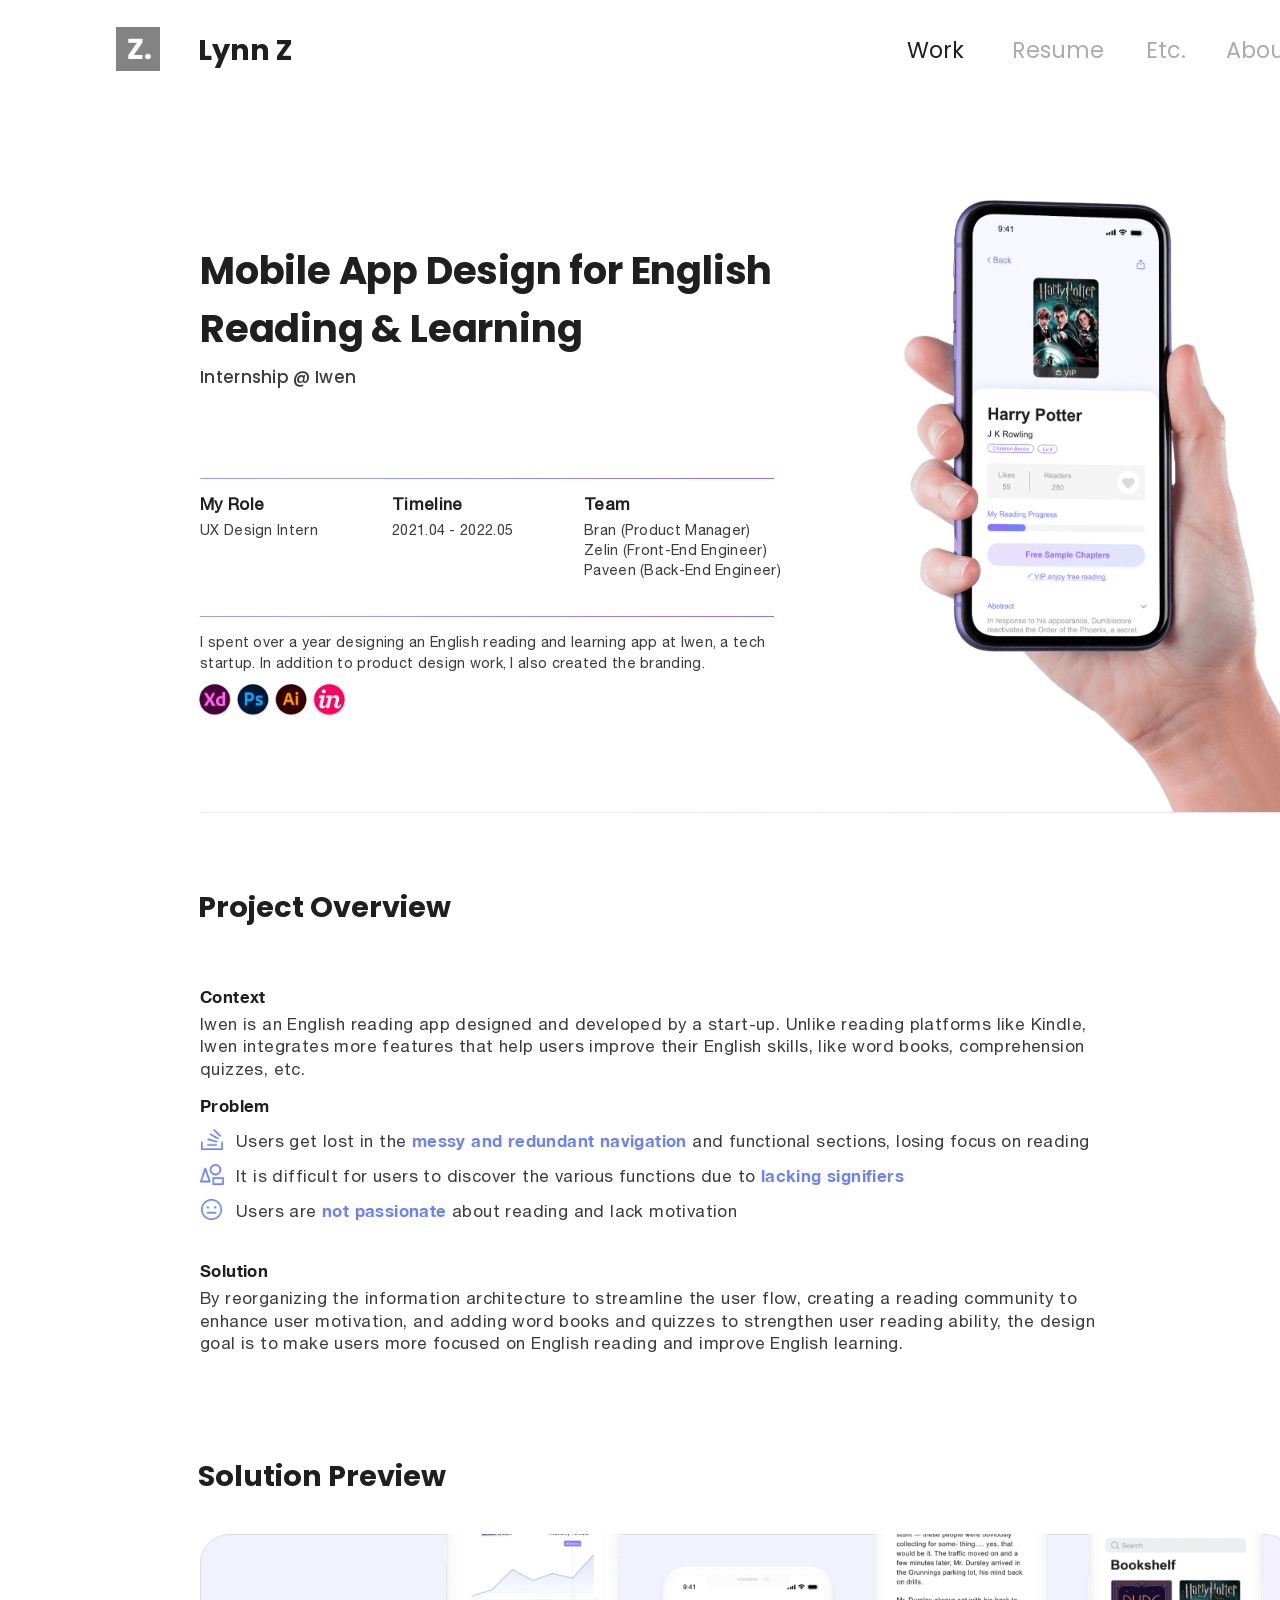
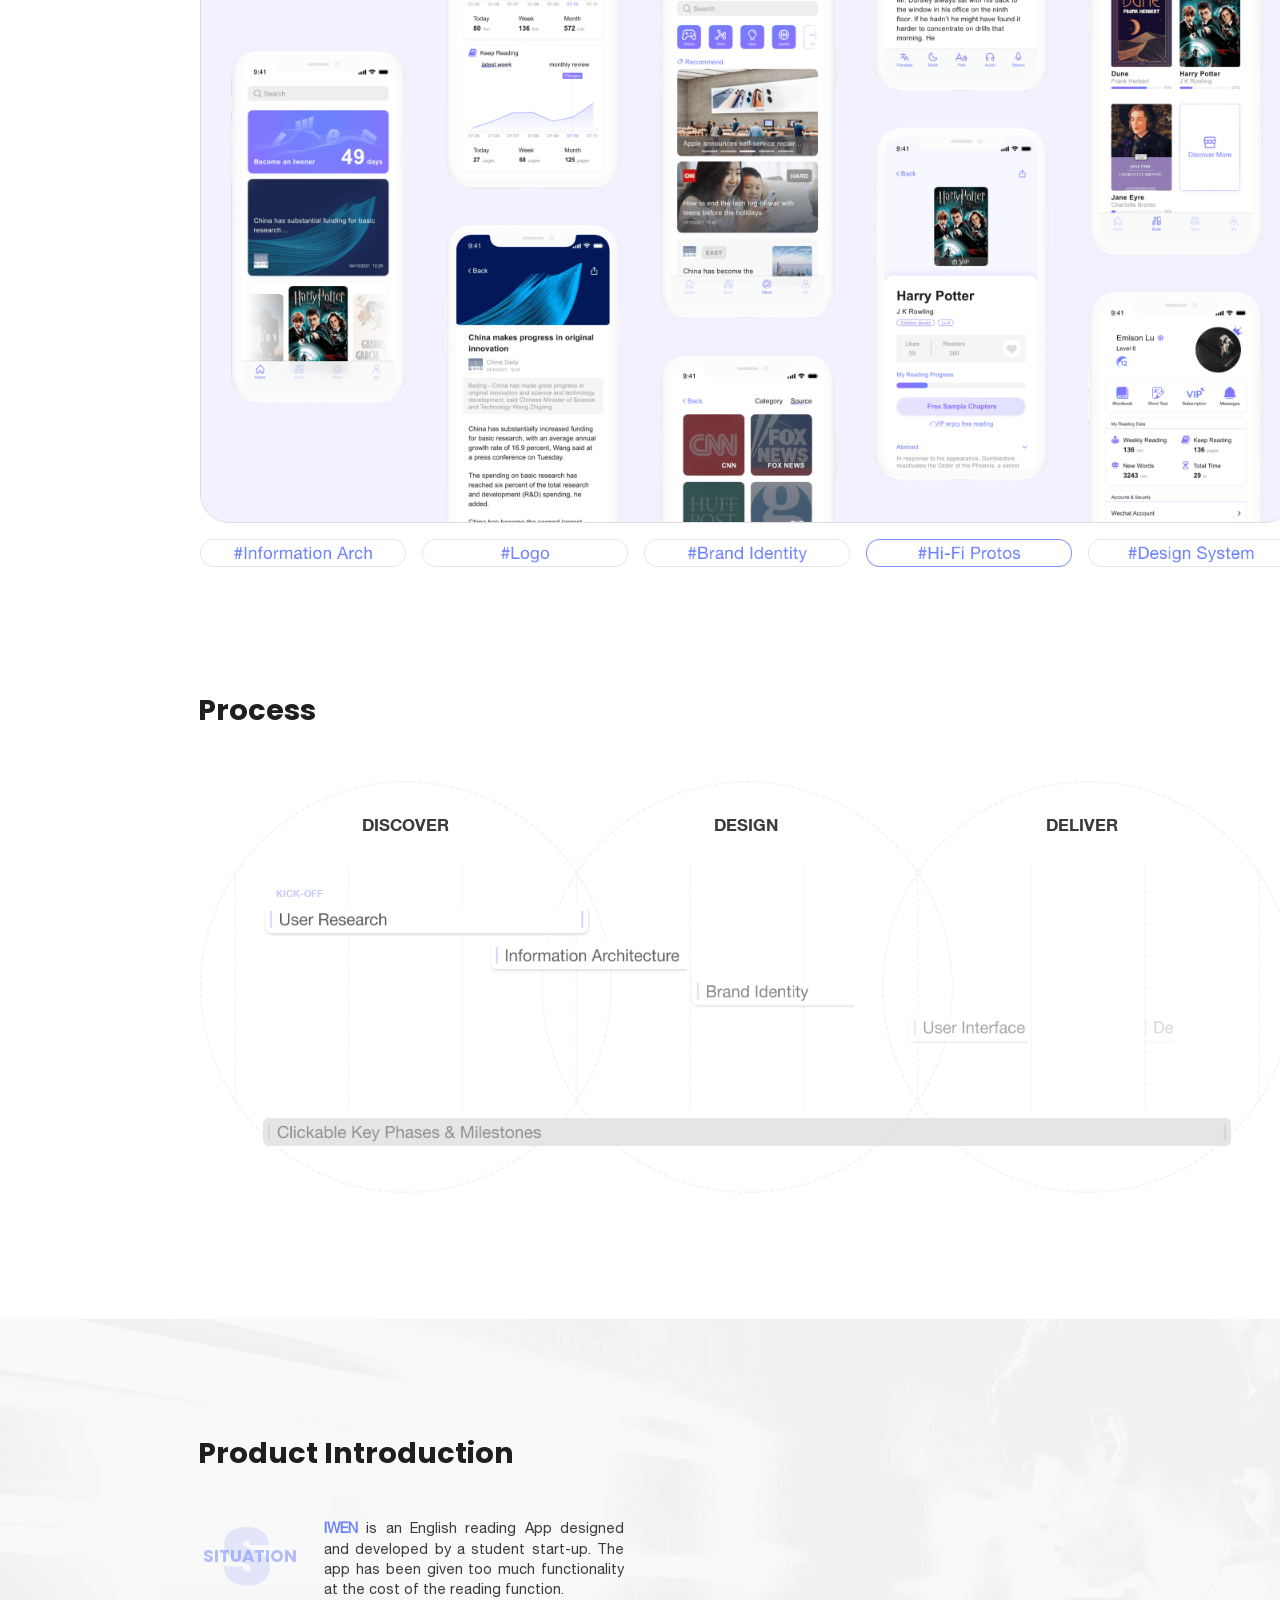
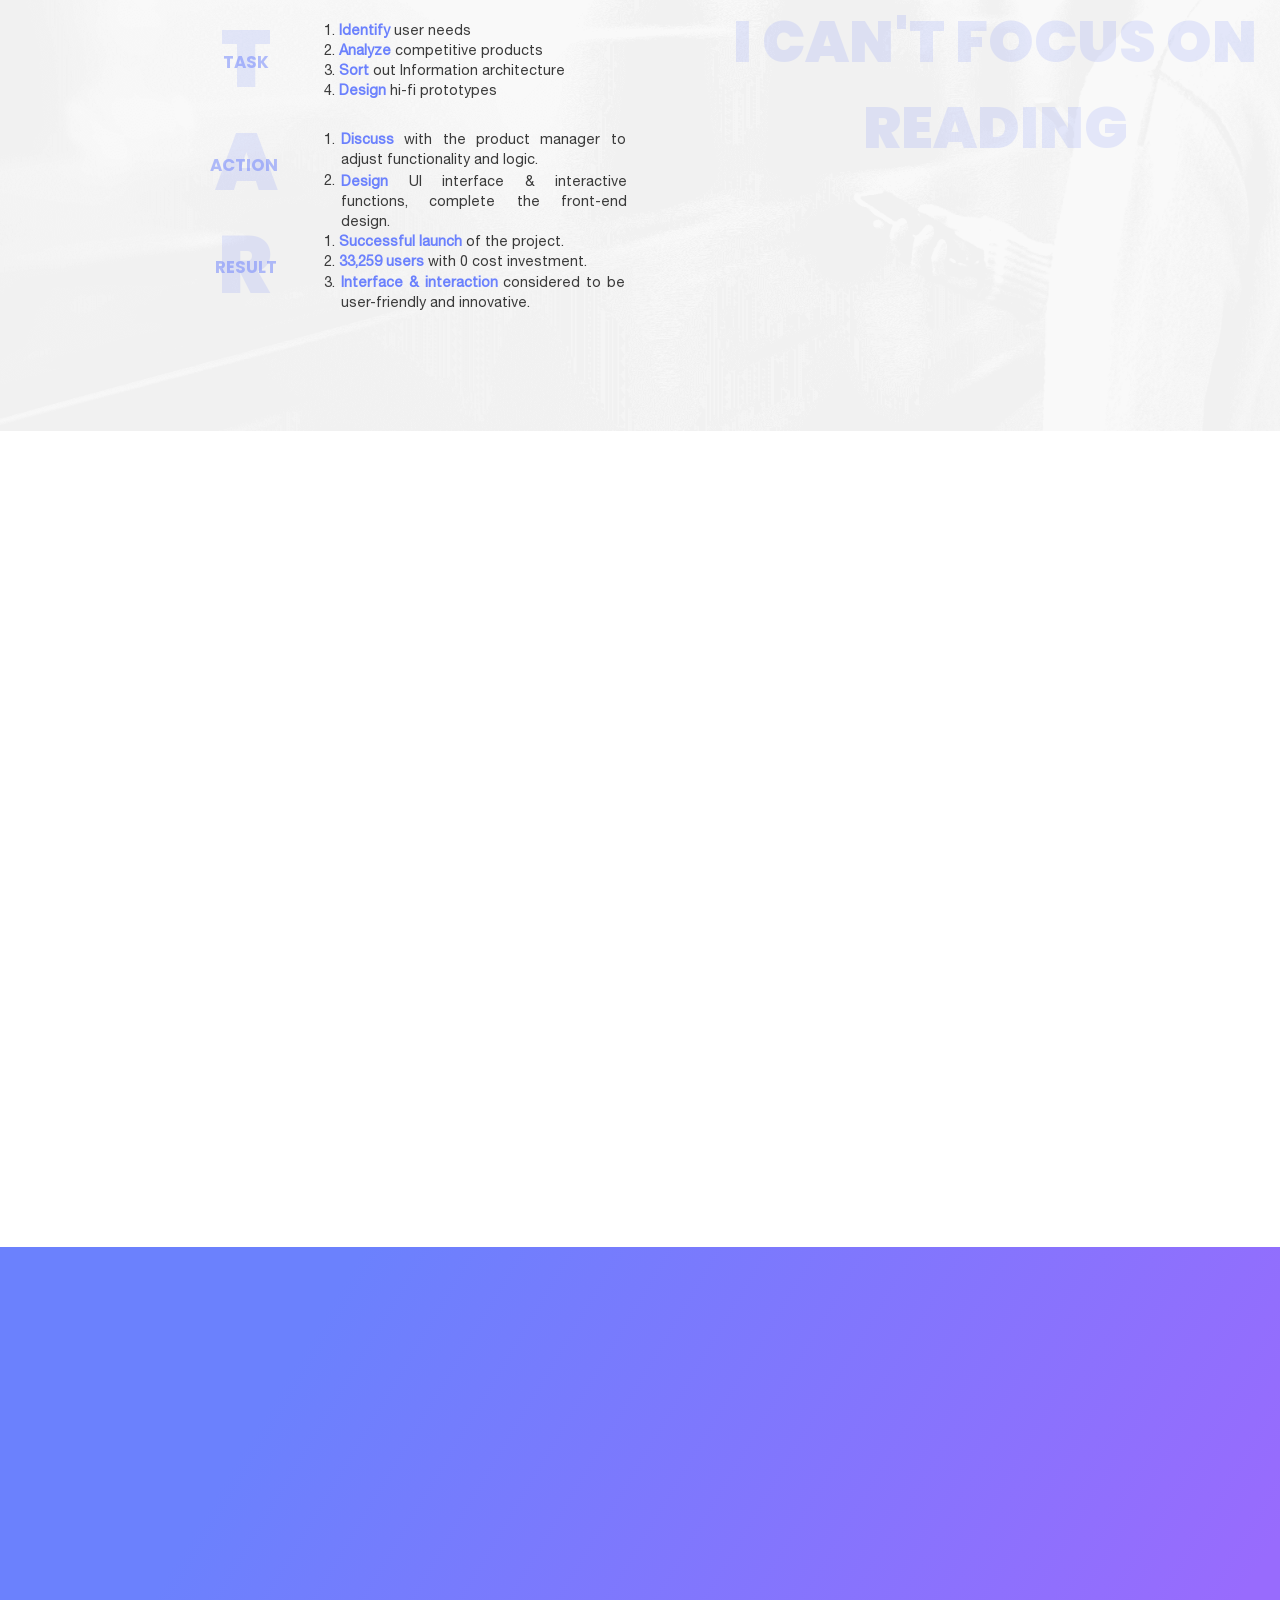
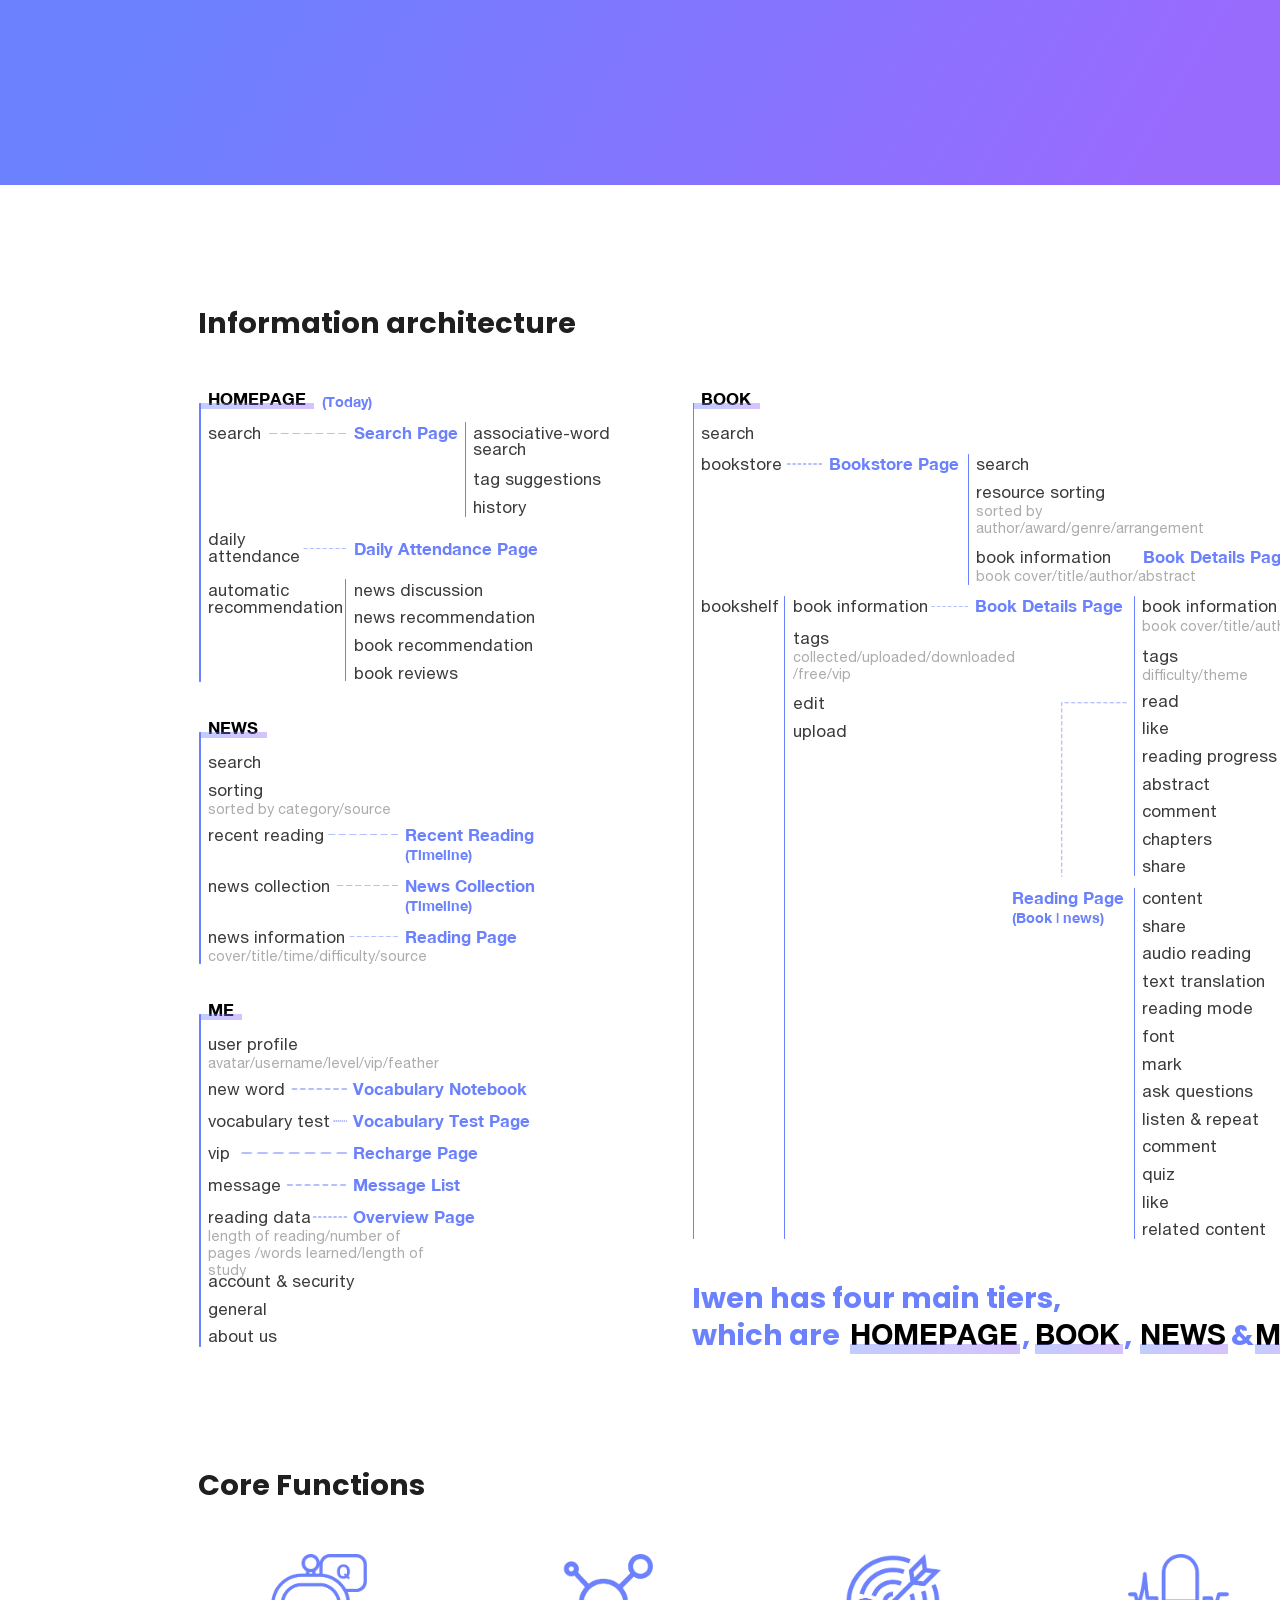
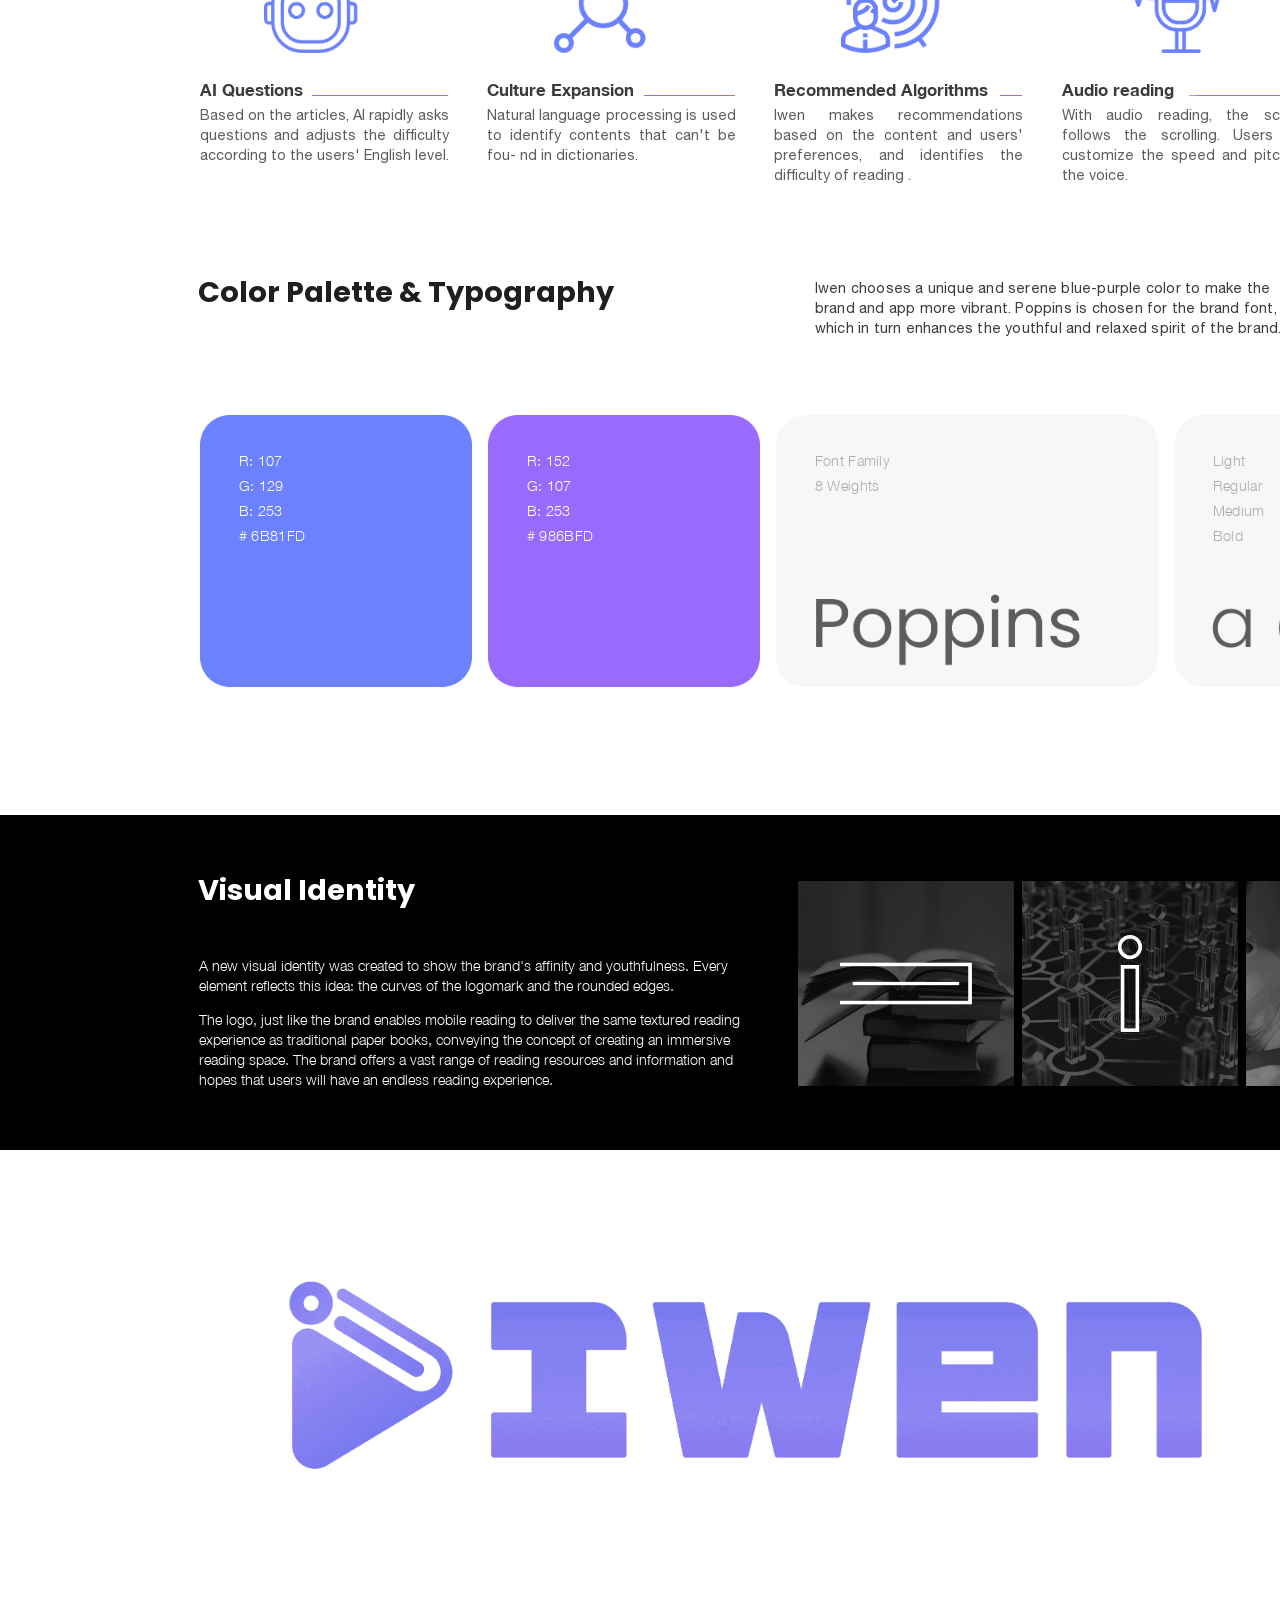
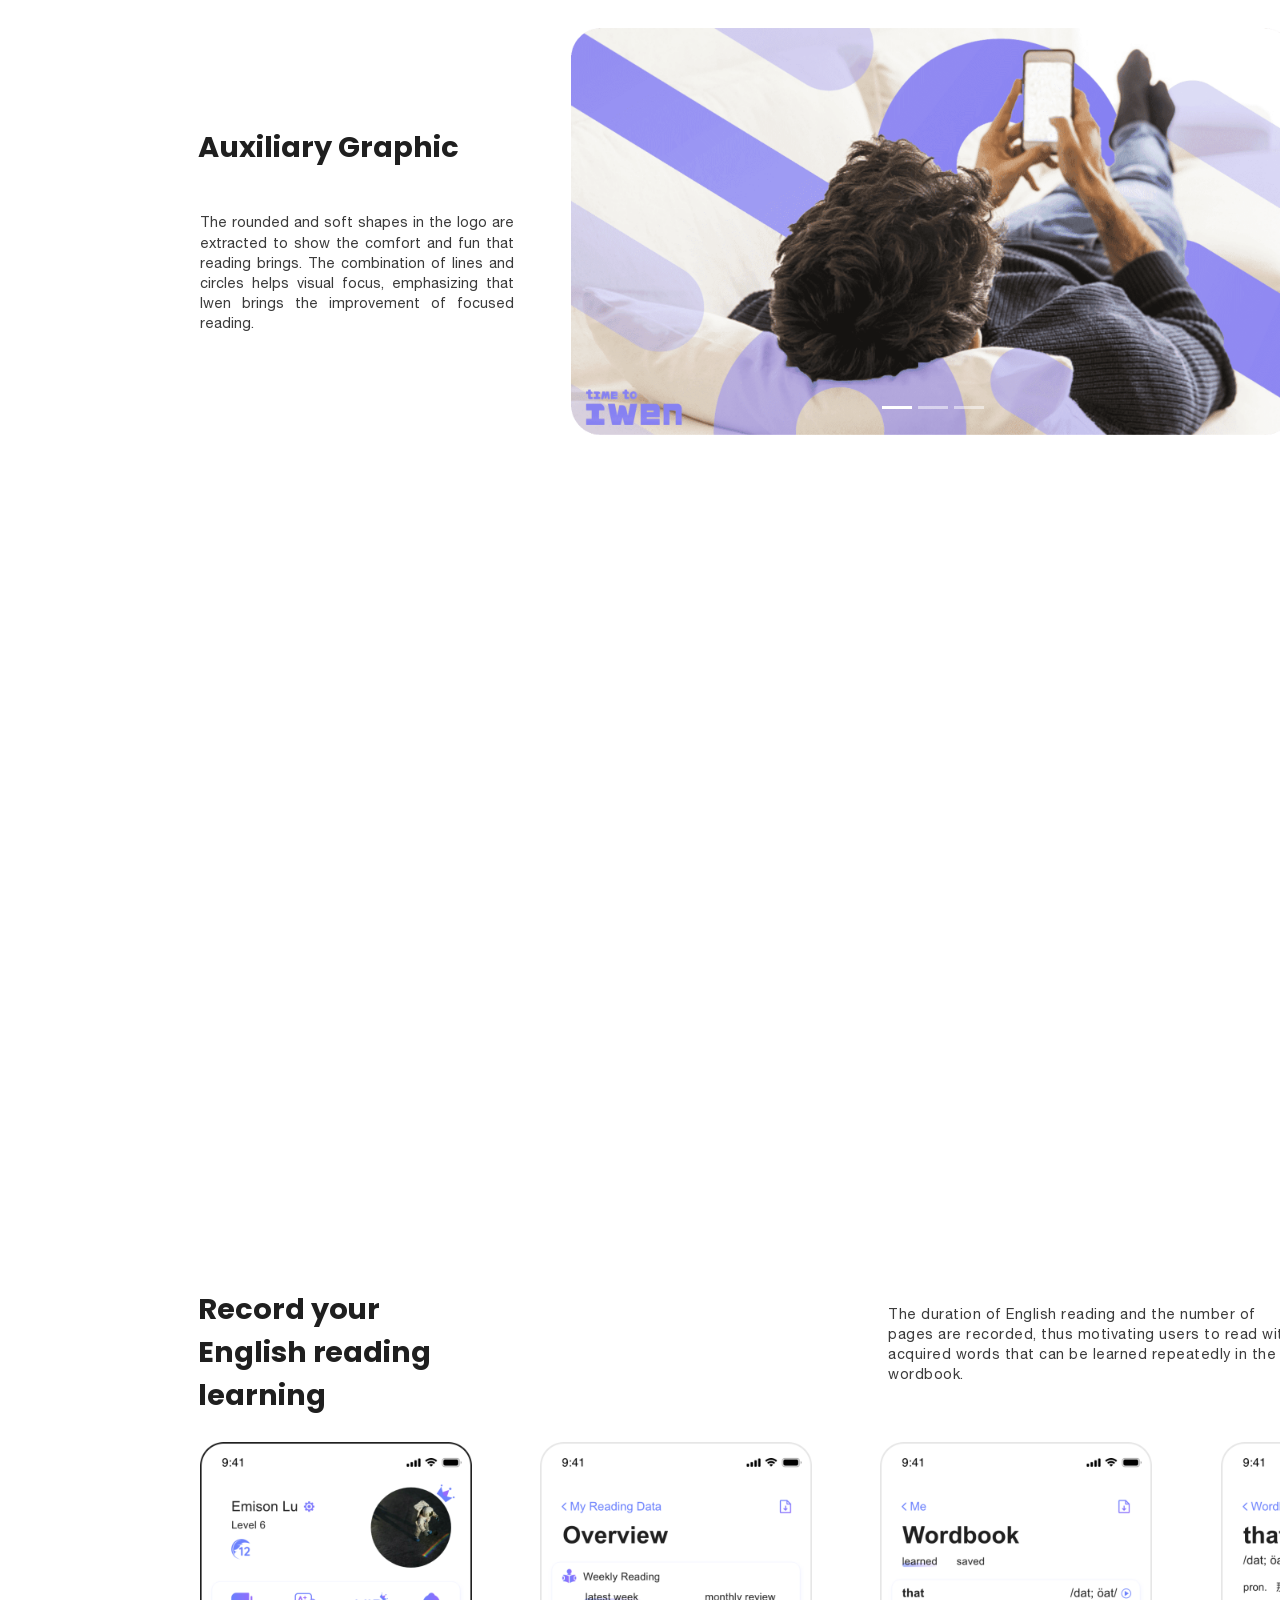
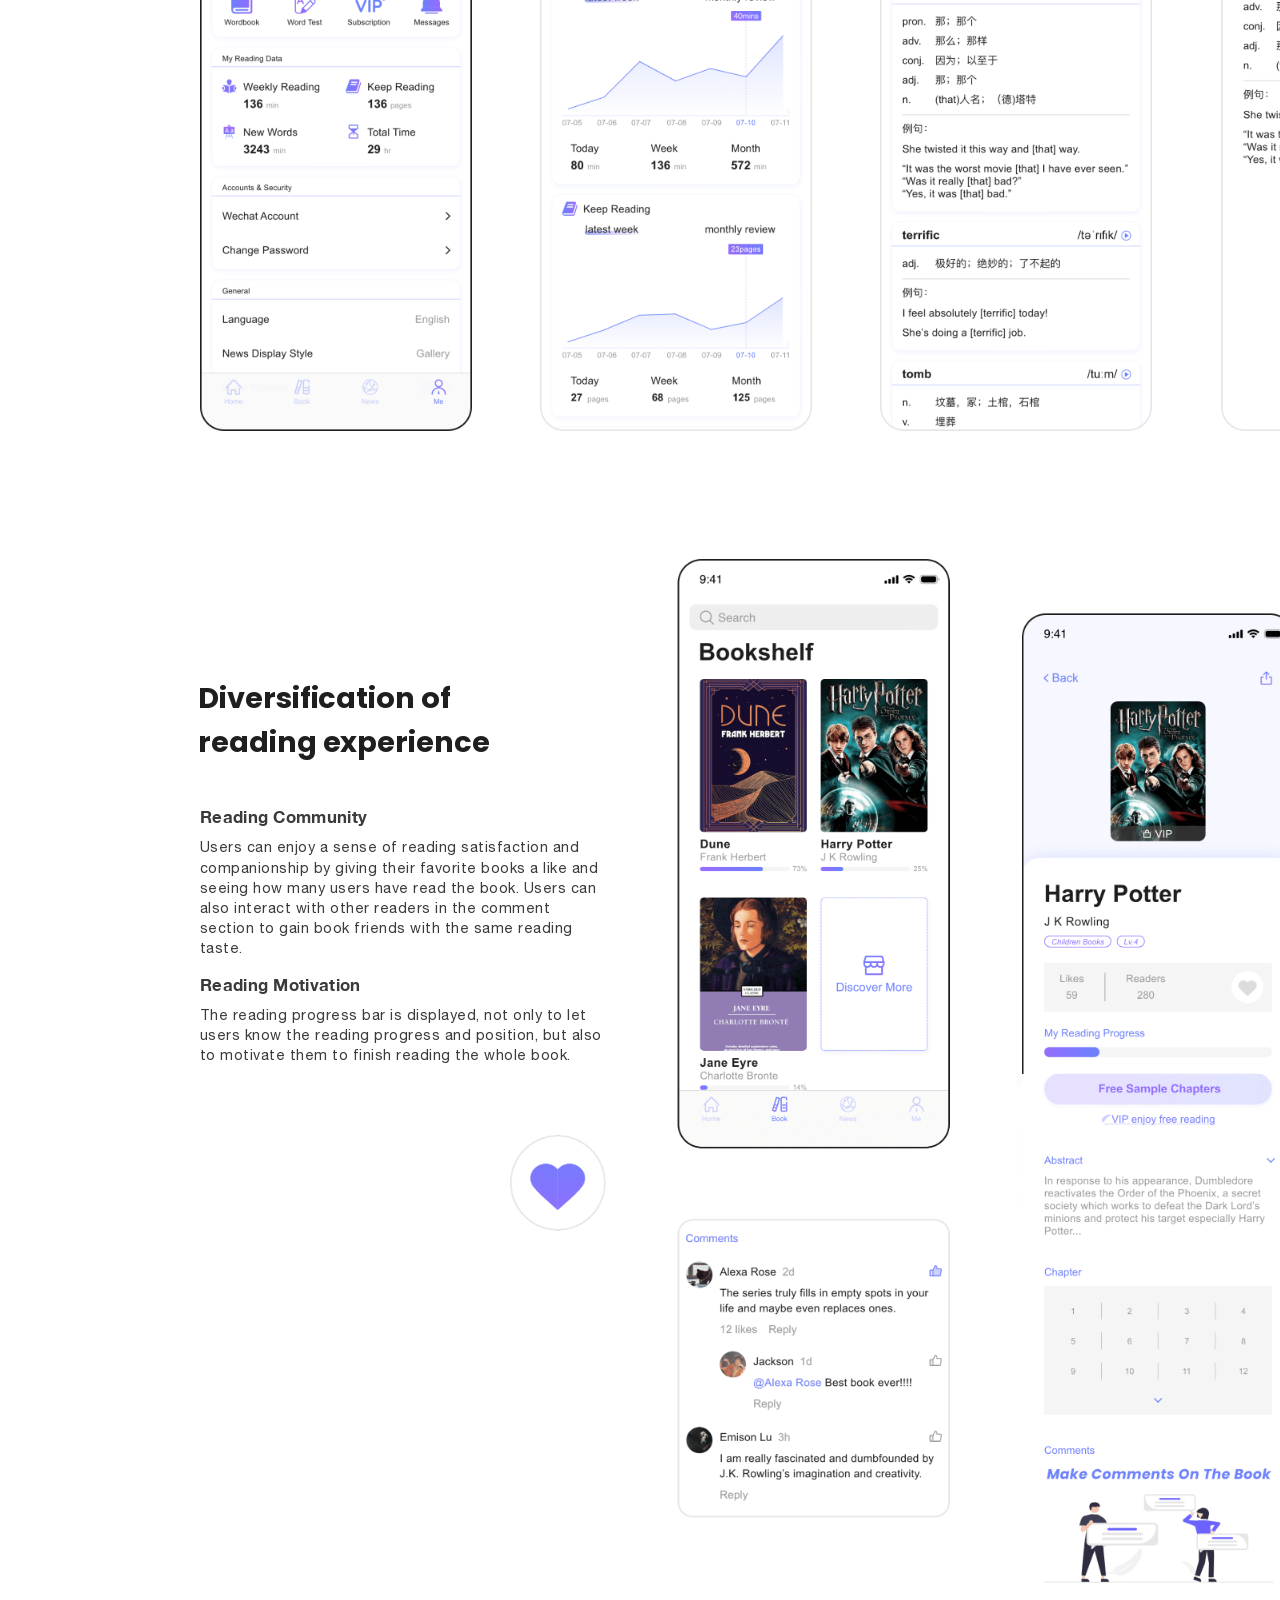
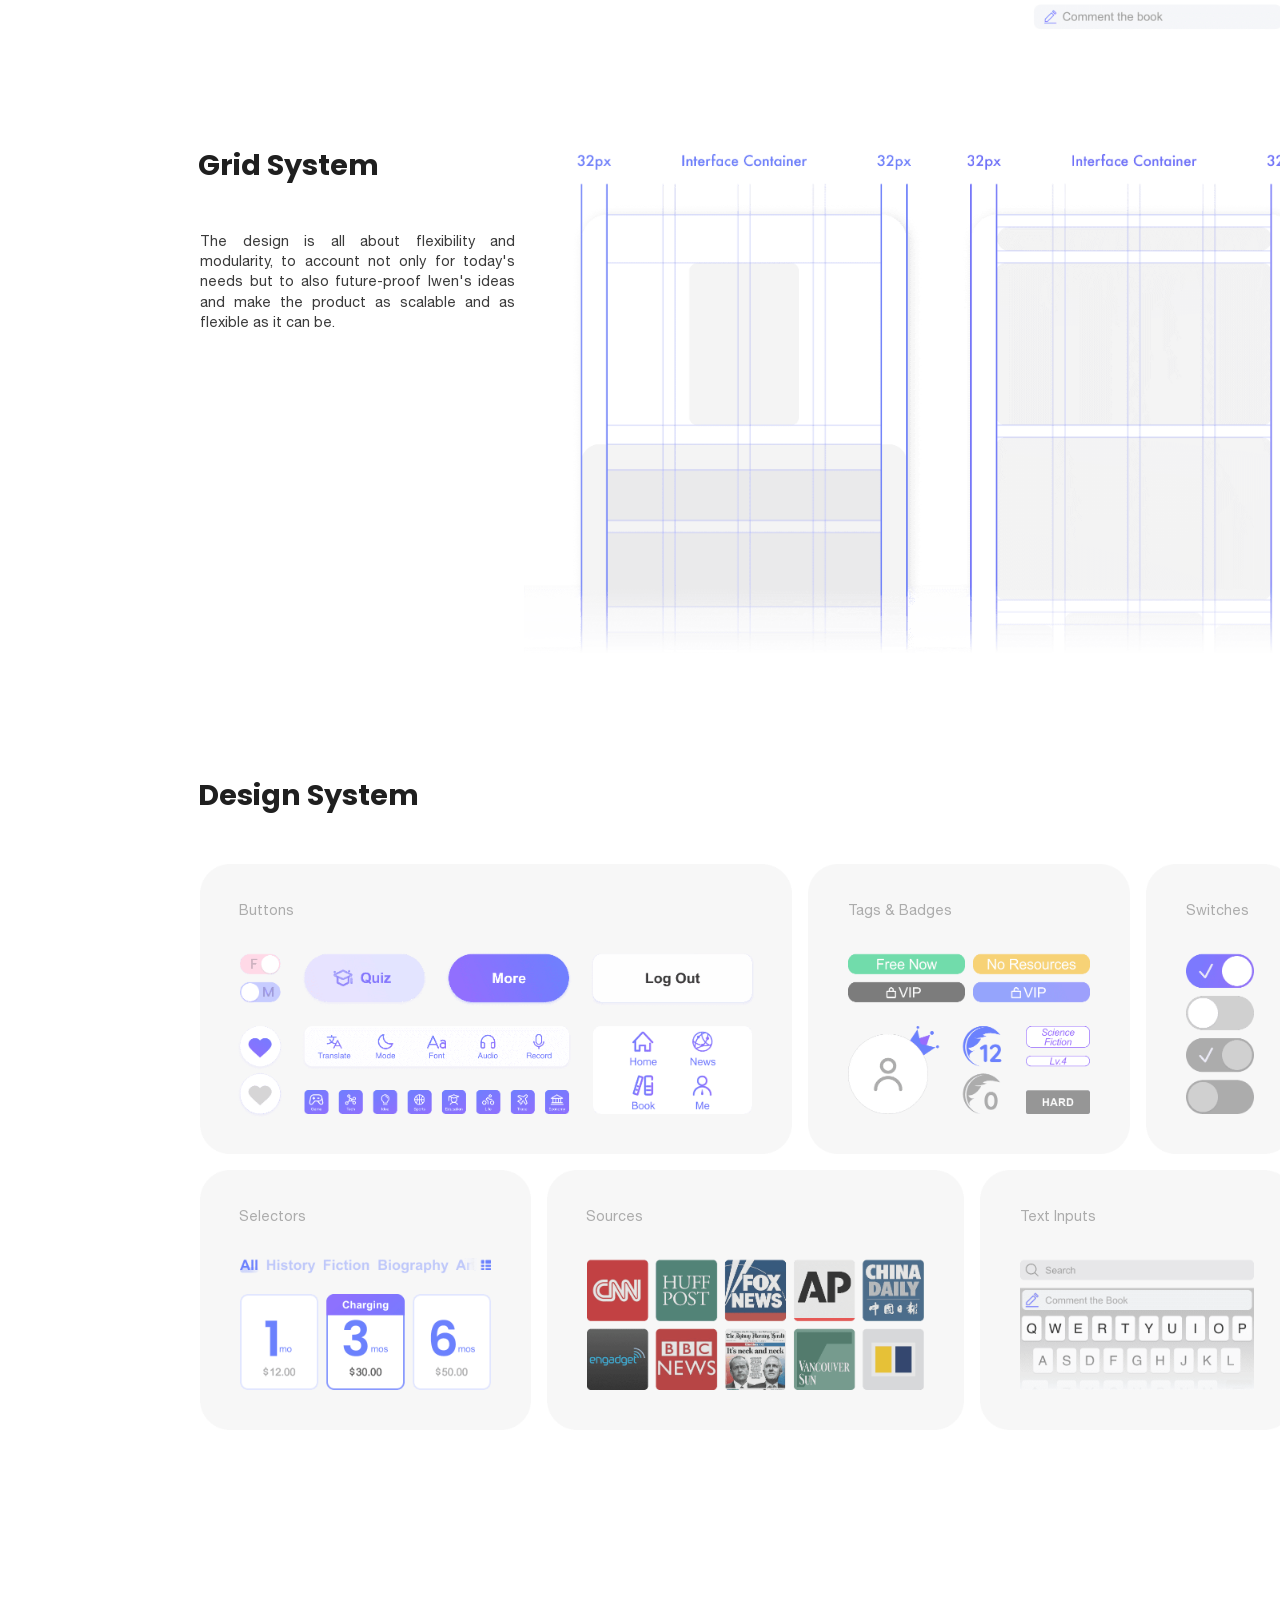
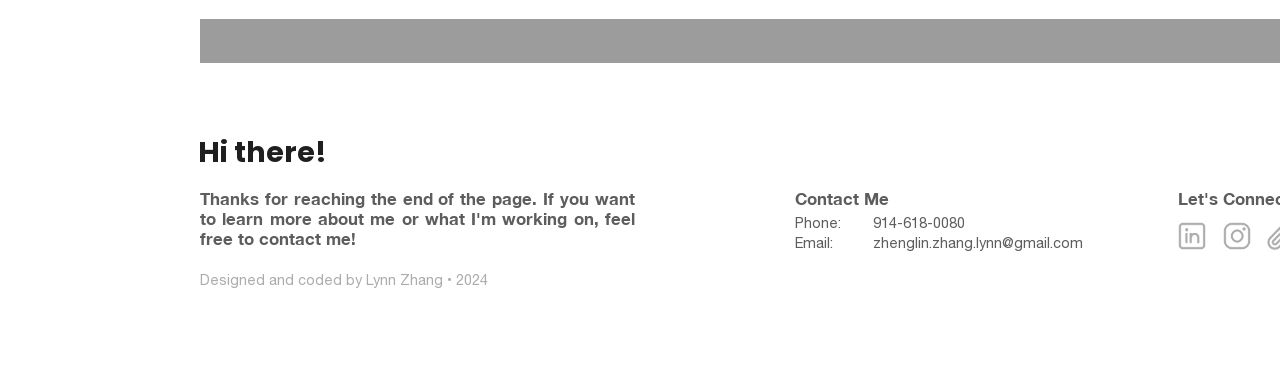
<file: iwen.html>
<!DOCTYPE html>
<html lang="en">

<head>
    <meta charset="utf-8">
    <meta name="viewport" content="width=device-width, initial-scale=1.0">
    <title>Lynn Zhang | Iwen</title>
    <style>
        @font-face {
            font-family: 'Helvetica Neue';
            src: url("static/fonts/HelveticaNeue.ttf")
        }

        @font-face {
            font-family: 'Helvetica Neue Bold';
            src: url("static/fonts/HelveticaNeue-Bold.ttf")
        }

        @font-face {
            font-family: 'Helvetica Neue Light';
            src: url("static/fonts/HelveticaNeue-Light.ttf")
        }
    </style>
    <link rel="shortcut icon" href="static/image/cover/favicon.ico">
    <link rel="preconnect" href="https://fonts.googleapis.com">
    <link rel="preconnect" href="https://fonts.gstatic.com" crossorigin>
    <link href="https://fonts.googleapis.com/css2?family=Poppins:wght@300;400;500;700&display=swap" rel="stylesheet">
    <link href="./static/css/style.css" rel="stylesheet">
    <link href="./static/css/iwen.css" rel="stylesheet">
    <link rel="stylesheet" href="./static/css/animate.css" />
</head>

<body>
    <div class="nav_work" id="nnn1">
        <div class="content">
            <a href="#" id="sy0">
                <img alt="pic" src="./static/image/common/logo.png" id="sy1"
                    style="width:44.0px;height:44.0px;margin:27.0px 0 0 116.0px;z-index:9999;opacity:1;">
                <img alt="pic" src="./static/image/iwen/logo.png" id="sy2"
                    style="width:44.0px;height:44.0px;margin:27.0px 0 0 116.0px;z-index:9999;opacity:0;">
            </a>
            <img alt="pic" src="./static/image/common/click.png"
                style="width:57.6px;height:4px;margin:62.6px 0 0 906.8px;opacity: 0;" id="lig1">
            <img alt="pic" src="./static/image/common/click.png"
                style="width:91.2px;height:4px;margin:62.6px 0 0 1012.4px;opacity: 0;" id="lig2">
            <img alt="pic" src="./static/image/common/click.png"
                style="width:37.2px;height:4px;margin:62.6px 0 0 1146.4px;opacity: 0;" id="lig3">
            <img alt="pic" src="./static/image/common/click.png"
                style="width:68.2px;height:4px;margin:62.6px 0 0 1226.4px;opacity: 0;" id="lig4">
            <a href="/">
                <p class="font1" style="margin:28.6px 0 0 198.2px">Lynn Z</p>
            </a>
            <a href="/">
                <p class="font2" style="margin:33.0px 0 0 906.8px" id="lig11">Work</p>
            </a>
            <a target="_blank"
                href="https://drive.google.com/file/d/1Fj9TLvb60T07fDlUSmnbDXqyg7BCTxRq/view?usp=sharing">
                <p class="font3" style="margin:33.0px 0 0 1012.4px" id="lig22">Resume</p>
            </a>
            <a href="./etc.html">
                <p class="font3" style="margin:33.0px 0 0 1145.6px" id="lig33">Etc.</p>
            </a>
            <a href="./about.html">
                <p class="font3" style="margin:33.0px 0 0 1226.4px" id="lig44">About</p>
            </a>
        </div>
    </div>
    <div id="page0">
        <div class="content">
            <p class="font1" style="margin:130.0px 0 0 200px;font-size: 38.4px;letter-spacing: -0.2px;line-height: 58.0px;width: 608.0px;color: #1F1F1F;">Mobile App Design for English Reading & Learning</p>
            <p class="font1" style="margin:245.0px 0 0 200px;font-size: 16.8px;letter-spacing: 0.3px;line-height: 40.0px;font-weight: 500;color: #3B3B3B;">Internship @ Iwen</p>
            <!-- <p class="font2" style="margin:347.6px 0 0 198.4px">Redesign for the English Reading App</p> -->
            <!-- <p class="font3" style="margin:470.0px 0 0 200px">Startup Program</p>
            <p class="font3" style="margin:493.2px 0 0 200px">User Experience Design</p>
            <p class="font3" style="margin:516.4px 0 0 200px">2021.04 — Ongoing</p> -->
            <p class="font3" style="margin:382.4px 0 0 200px;font-size: 16.8px;letter-spacing: 0.3px;line-height:20.8px;color: #1f1f1f;font-weight: bold;">My Role</p>
            <p class="font3" style="margin:382.4px 0 0 392.0px;font-size: 16.8px;letter-spacing: 0.3px;line-height:20.8px;color: #1f1f1f;font-weight: bold;">Timeline</p>
            <p class="font3" style="margin:382.4px 0 0 584.0px;font-size: 16.8px;letter-spacing: 0.3px;line-height:20.8px;color: #1f1f1f;font-weight: bold;">Team</p>
            <p class="font3" style="margin:408.4px 0 0 200px;font-size: 14.4px;letter-spacing: 0.3px;line-height:20.8px;color: #3B3B3B;">UX Design Intern</p>
            <p class="font3" style="margin:408.4px 0 0 392.0px;font-size: 14.4px;letter-spacing: 0.3px;line-height:20.8px;color: #3B3B3B;">2021.04 - 2022.05</p>
            <p class="font3" style="margin:408.4px 0 0 584.0px;font-size: 14.4px;letter-spacing: 0.3px;line-height:20.8px;color: #3B3B3B;">Bran (Product Manager)</p>
            <p class="font3" style="margin:428.4px 0 0 584.0px;font-size: 14.4px;letter-spacing: 0.3px;line-height:20.8px;color: #3B3B3B;">Zelin (Front-End Engineer)</p>
            <p class="font3" style="margin:448.4px 0 0 584.0px;font-size: 14.4px;letter-spacing: 0.3px;line-height:20.8px;color: #3B3B3B;">Paveen (Back-End Engineer)</p>
            <p class="font3" style="margin:520.4px 0 0 200px;font-size: 14.4px;letter-spacing: 0.3px;line-height:20.8px;color: #3B3B3B;width: 574.0px;">I spent over a year designing an English reading and learning app at Iwen, a tech startup. In addition to product design work, I also created the branding.</p>
            <img alt="pic" src="./static/image/iwen/page0_software.png"
                style="width:152.0px;margin:570px 0 0 196.4px">
            <img alt="pic" src="./static/image/iwen/page0_phone.png" style="width:1494.0px;margin:0 0 0 0">
            <img alt="pic" src="./static/image/iwen/line1.png" style="width:574.0px;margin:366px 0 0 200px">
            <img alt="pic" src="./static/image/iwen/line2.png" style="width:574.0px;margin:504px 0 0 200px">
            <img alt="pic" src="./static/image/iwen/line3.png" style="width:1135px;margin:700px 0 0 200px">
            <!-- <img alt="pic" src="./static/image/iwen/iwen_logo.png" style="width:109.1px;margin:58.4px 0 0 791.2px"> -->
            <!-- <a href="./static/pdf/IWEN.pdf" target="_blank" id="pdf">
                <img alt="pic" src="./static/image/iwen/page0_pdf.png" id="a1"
                    style="width:20.6px;margin:220px 0 0 590.8px;opacity: 1;">
                <img alt="pic" src="./static/image/iwen/page0_pdf_hover.png" id="a2"
                    style="width:20.6px;margin:220px 0 0 590.8px;opacity: 0;">
            </a> -->
        </div>
    </div>
    <!-- <div class="wow animate__fadeInUp" data-wow-duration="1.2s" data-wow-delay="0s" data-wow-offset="100">
        <div class="brief" style="margin-top: 50px;height: 452.0px;">
            <img alt="pic" src="./static/image/common/dot.png"
                style="width:7.6px;margin:253.2px 0 0 640.0px;position: absolute;">
            <img alt="pic" src="./static/image/common/dot.png"
                style="width:7.6px;margin:309.6px 0 0 640.0px;position: absolute;">
            <p class="font1z" style="margin:106.4px 0 0 200.0px;">Duration</p>
            <p class="font1z" style="margin:164.4px 0 0 200.0px;">Team</p>
            <p class="font2z" style="margin:127.6px 0 0 200.0px;">April 2021 — Ongoing</p>
            <p class="font2z" style="margin:185.6px 0 0 200.0px;">Zhenglin Zhang (UX Designer)</p>
            <p class="font2z" style="margin:205.6px 0 0 200.0px;">Bran (Product Manager)</p>
            <p class="font2z" style="margin:225.6px 0 0 200.0px;">Zelin (Front-End Engineer)</p>
            <p class="font2z" style="margin:245.6px 0 0 200.0px;">Paveen (Back-End Engineer)</p>
            <p class="font3z" style="margin:106.4px 0 0 640.0px;">My Role</p>
            <div class="font4z" style="margin:136.4px 0 0 640.0px;">Iwen was my <p
                    style="display: inline;font-family: 'Helvetica Neue Bold', sans-serif;color: #1f1f1f;">UX internship
                </p> project with an
                interdisciplinary team. It was my initial exposure to the SCRUM process, where I defined user profiles,
                researched the market, reorganized the information architecture, and handed off a high-fidelity
                prototype.
            </div>
            <div class="font4z" style="margin:246px 0 0 655.6px;width: 638.4px;">
                <p style="display: inline;font-family: 'Helvetica Neue Bold', sans-serif;color: #1f1f1f;">Research:</p>
                User Interview, Competitive Analysis, Information Architecture, and Research Analysis
            </div>
            <div class="font4z" style="margin:301.3px 0 0 655.6px;width: 638.4px;">
                <p style="display: inline;font-family: 'Helvetica Neue Bold', sans-serif;color: #1f1f1f;">Design:</p>
                Branding, Visual Identity, Ideation Sketching, Wireframing, Prototyping, Interaction & Visual Design
            </div>

        </div>
    </div> -->
    <div class="wow animate__fadeInUp" data-wow-duration="1.2s" data-wow-delay="0s" data-wow-offset="100">
        <div id="role" style="margin-top: 0px;height: 564.0px;">
            <div class="content">
                <p class="title" style="margin:43.6px 0 0 198.4px">Project Overview</p>
                <p class="font1"
                    style="margin:144.0px 0 0 200px;font-family: 'Helvetica Neue Bold', sans-serif;color: #1F1F1F">
                    Context
                </p>
                <p class="font1"
                    style="margin:252.8px 0 0 200px;font-family: 'Helvetica Neue Bold', sans-serif;color: #1F1F1F">
                    Problem
                </p>
                <p class="font1"
                    style="margin:418.4px 0 0 200px;font-family: 'Helvetica Neue Bold', sans-serif;color: #1F1F1F">
                    Solution
                </p>
                <p class="font1"
                    style="margin:170.8px 0 0 200px;width: 912.8px;letter-spacing: 0.4px;line-height: 22.4px;">
                    Iwen is an English reading app designed
                    and developed by a start-up. Unlike reading platforms like Kindle, Iwen integrates more features
                    that
                    help users improve their English skills, like word books, comprehension quizzes, etc.</p>
                <p class="font1"
                    style="margin:445.2px 0 0 200px;width: 912.8px;letter-spacing: 0.4px;line-height: 22.4px;">
                    By reorganizing the information architecture to streamline the user flow, creating a reading
                    community
                    to enhance user motivation, and adding word books and quizzes to strengthen user reading ability,
                    the
                    design goal is to make users more focused on English reading and improve English learning.</p>
                <img alt="pic" src="./static/image/iwen/111.png"
                    style="width:21.9px;margin:286.8px 0 0 200.8px;position: absolute;">
                <img alt="pic" src="./static/image/iwen/222.png"
                    style="width:23.9px;margin:322.0px 0 0 200px;position: absolute;">
                <img alt="pic" src="./static/image/iwen/333.png"
                    style="width:21.2px;margin:357.2px 0 0 201.2px;position: absolute;">
                <div class="font1" style="margin:287.6px 0 0 236.0px;letter-spacing: 0.4px;width: 876.8px;">Users get
                    lost in the
                    <p style="display: inline;font-family: 'Helvetica Neue Bold', sans-serif;color: #6B81FD;">messy and
                        redundant navigation</p>
                    and functional sections, losing focus on reading
                </div>
                <div class="font1" style="margin:322.8px 0 0 236.0px;letter-spacing: 0.4px;width: 876.8px;">It is
                    difficult for users to discover the various functions due to
                    <p style="display: inline;font-family: 'Helvetica Neue Bold', sans-serif;color: #6B81FD;">lacking
                        signifiers</p>
                </div>
                <div class="font1" style="margin:358.0px 0 0 236.0px;letter-spacing: 0.4px;width: 876.8px;">Users are
                    <p style="display: inline;font-family: 'Helvetica Neue Bold', sans-serif;color: #6B81FD;">not
                        passionate </p>about reading and lack motivation
                </div>
            </div>
        </div>
    </div>
    <div class="wow animate__fadeInUp" data-wow-duration="1.2s" data-wow-delay="0s" data-wow-offset="100">
        <div id="page_pre" style="margin-top:-70px">
            <p class="title" style="margin:118.8px 0 0 198.4px">Solution Preview</p>
            <img alt="pic" src="./static/image/iwen/pre.png"
                style="width:1094.0px;margin:197.6px 0 0 200px;position: absolute;">
            <img alt="pic" src="./static/image/iwen/arch.png" id="pc1"
                style="width:974.0px;margin:233.6px 0 0 260.0px;position: absolute;display: none;">
            <img alt="pic" src="./static/image/iwen/pre_logo.png" id="pc2"
                style="width:976.3px;margin:333.2px 0 0 258.8px;position: absolute;display: none;opacity: 0;">
            <img alt="pic" src="./static/image/iwen/pre_logo2.png" id="pc22"
                style="width:714.8px;margin:372.4px 0 0 389.6px;position: absolute;display: none;opacity: 1;">
            <img alt="pic" src="./static/image/iwen/brand.png" id="pc3"
                style="width:1094.0px;margin:197.6px 0 0 200px;position: absolute;display: none;">
            <img alt="pic" src="./static/image/iwen/hi.png" id="pc4"
                style="width:1091.0px;margin:198.4px 0 0 201.6px;position: absolute;">
            <img alt="pic" src="./static/image/iwen/design.png" id="pc5"
                style="width:974.0px;margin:240.4px 0 0 260.0px;position: absolute;display: none;">
            <a href="javascript:void(0);" id="pre_res" onclick="display1()">
                <img alt="pic" id="pre_res1" src="./static/image/iwen/pre_res.png"
                    style="height:27.6px;margin:803.2px 0 0 200.0px;opacity:1">
                <img alt="pic" id="pre_res2" src="./static/image/iwen/pre_res_h.png"
                    style="height:27.6px;margin:803.2px 0 0 200.0px;opacity:0">
            </a>
            <a href="javascript:void(0);" id="pre_inf" onclick="display2()">
                <img alt="pic" id="pre_inf1" src="./static/image/iwen/pre_inf.png"
                    style="height:27.6px;margin:803.2px 0 0 422.0px;opacity:1">
                <img alt="pic" id="pre_inf2" src="./static/image/iwen/pre_inf_h.png"
                    style="height:27.6px;margin:803.2px 0 0 422.0px;opacity:0">
            </a>
            <a href="javascript:void(0);" id="pre_bra" onclick="display3()">
                <img alt="pic" id="pre_bra1" src="./static/image/iwen/pre_bra.png"
                    style="height:27.6px;margin:803.2px 0 0 644.0px;opacity:1">
                <img alt="pic" id="pre_bra2" src="./static/image/iwen/pre_bra_h.png"
                    style="height:27.6px;margin:803.2px 0 0 644.0px;opacity:0">
            </a>
            <a href="javascript:void(0);" id="pre_hi" onclick="display4()">
                <img alt="pic" id="pre_hi1" src="./static/image/iwen/pre_hi.png"
                    style="height:27.6px;margin:803.2px 0 0 866.0px;opacity:1">
                <img alt="pic" id="pre_hi2" src="./static/image/iwen/pre_hi_h.png"
                    style="height:27.6px;margin:803.2px 0 0 866.0px;opacity:1">
            </a>
            <a href="javascript:void(0);" id="pre_des" onclick="display5()">
                <img alt="pic" id="pre_des1" src="./static/image/iwen/pre_des.png"
                    style="height:27.6px;margin:803.2px 0 0 1088.0px;opacity:1">
                <img alt="pic" id="pre_des2" src="./static/image/iwen/pre_des_h.png"
                    style="height:27.6px;margin:803.2px 0 0 1088.0px;opacity:0">
            </a>
        </div>
    </div>
    <div class="ps" style="display: none;" id="nnn2">
        <img alt="pic" src="./static/image/common/line.png"
            style="height:1px;width:100%;margin:95.0px 0 0 0;opacity: 0.6;position: absolute;">
        <div class="content">
            <a href="javascript:void(0);" onclick="discover()">
                <img alt="pic" src="./static/image/common/discover.png" id="dis1"
                    style="width:88.8px;margin:28.6px 0 0 338.0px;position: absolute;">
                <img alt="pic" src="./static/image/common/discover1.png" id="dis"
                    style="width:88.8px;margin:28.6px 0 0 338.0px;position: absolute;display: none;">
            </a>
            <a href="javascript:void(0);" onclick="design()">
                <img alt="pic" src="./static/image/common/design.png" id="des1"
                    style="width:65.6px;margin:27.0px 0 0 714.4px;position: absolute;">
                <img alt="pic" src="./static/image/common/design1.png" id="des"
                    style="width:65.6px;margin:27.0px 0 0 714.4px;position: absolute;display: none;">
            </a>
            <a href="javascript:void(0);" onclick="deliver()">
                <img alt="pic" src="./static/image/common/deliver.png" id="del1"
                    style="width:72.8px;margin:27.0px 0 0 1075.2px;position: absolute;">
                <img alt="pic" src="./static/image/common/deliver1.png" id="del"
                    style="width:72.8px;margin:27.0px 0 0 1075.2px;position: absolute;display: none;">
            </a>
            <a href="#" id="sl0">
                <img alt="pic" src="./static/image/common/logo.png" id="sl1"
                    style="width:44.0px;height:44.0px;margin:27.0px 0 0 116.0px;position: absolute;z-index:9999;opacity:1;">
                <img alt="pic" src="./static/image/iwen/logo.png" id="sl2"
                    style="width:44.0px;height:44.0px;margin:27.0px 0 0 116.0px;position: absolute;z-index:9999;opacity:0;">
            </a>
            <img alt="pic" src="./static/image/iwen/lll.png" id="lll3"
                style="height:2px;width:364.8px;margin:93.5px 0 0 929.4px;opacity: 0;position: absolute;">
            <img alt="pic" src="./static/image/iwen/lll.png" id="lll2"
                style="height:2px;width:364.8px;margin:93.5px 0 0 564.6px;opacity: 0;position: absolute;">
            <img alt="pic" src="./static/image/iwen/lll.png" id="lll1"
                style="height:2px;width:364.8px;margin:93.5px 0 0 199.8px;opacity: 0;position: absolute;">
        </div>
    </div>
    <div class="wow animate__fadeInUp" data-wow-duration="1.2s" data-wow-delay="0s" data-wow-offset="100">
        <div id="process">
            <p class="title" style="margin:98px 0 0 198px;">Process</p>
            <p class="font1" style="margin:224.0px 0 0 361.6px;">DISCOVER</p>
            <p class="font1" style="margin:224.0px 0 0 714.4px;">DESIGN</p>
            <p class="font1" style="margin:224.0px 0 0 1046.0px;">DELIVER</p>
            <img alt="pic" src="./static/image/iwen/process.png"
                style="height:412.0px;width:1094.0px;margin:190px 0 0 200.0px">
            <img alt="pic" src="./static/image/common/kp.png" style="width: 967.6px;margin:527.6px 0 0 263.2px">
            <p class="font2" style="margin:297.6px 0 0 276.0px;">KICK-OFF</p>
            <div style="position:absolute;height:35.2px;width:0;margin:312.4px 0 0 262.0px;overflow: hidden;" id="pp1">
                <a href="#" id="p_r">
                    <img alt="pic" id="p_r1" src="./static/image/iwen/process_re.png"
                        style="height:35.2px;width:330.0px;margin:0 0 0 0;opacity:0">
                    <img alt="pic" id="p_r2" src="./static/image/iwen/process_re_h.png"
                        style="height:35.2px;width:330.0px;margin:0 0 0 0;opacity:0">
                </a>
            </div>
            <div style="position:absolute;height:35.2px;width:0;margin:348.4px 0 0 487.6px;overflow: hidden;" id="pp2">
                <a href="#" id="p_e">
                    <img alt="pic" id="p_e1" src="./static/image/iwen/process_exp.png"
                        style="height:35.2px;width:213.6px;margin:0 0 0 0;opacity:0">
                    <img alt="pic" id="p_e2" src="./static/image/iwen/process_exp_h.png"
                        style="height:35.2px;width:213.6px;margin:0 0 0 0;opacity:0">
                </a>
            </div>
            <div style="position:absolute;height:35.2px;width:0;margin:384.4px 0 0 689.2px;overflow: hidden;" id="pp3">
                <a href="#" id="p_w">
                    <img alt="pic" id="p_w1" src="./static/image/iwen/process_brand.png"
                        style="height:35.2px;width:216.4px;margin:0 0 0 0;opacity:0">
                    <img alt="pic" id="p_w2" src="./static/image/iwen/process_brand_h.png"
                        style="height:35.2px;width:216.4px;margin:0 0 0 0;opacity:0">
                </a>
            </div>
            <div style="position:absolute;height:35.2px;width:0;margin:420.4px 0 0 905.6px;overflow: hidden;" id="pp4">
                <a href="#" id="p_s">
                    <img alt="pic" id="p_s1" src="./static/image/iwen/process_de.png"
                        style="height:35.2px;width:223.2px;margin:0 0 0 0;opacity:0">
                    <img alt="pic" id="p_s2" src="./static/image/iwen/process_de_h.png"
                        style="height:35.2px;width:223.2px;margin:0 0 0 0;opacity:0">
                </a>
            </div>
            <div style="position:absolute;height:35.2px;width:0;margin:420.4px 0 0 1136.8px;overflow: hidden;" id="pp5">
                <a href="#" id="p_i">
                    <img alt="pic" id="p_i1" src="./static/image/iwen/process_inter.png"
                        style="height:35.2px;width:141.2px;margin:0 0 0 0;opacity:0">
                    <img alt="pic" id="p_i2" src="./static/image/iwen/process_inter_h.png"
                        style="height:35.2px;width:141.2px;margin:0 0 0 0;opacity:0">
                </a>
            </div>
        </div>
    </div>
    <div id="page1">
        <div class="wow animate__fadeInUp" data-wow-duration="1.2s" data-wow-delay="0s" data-wow-offset="100">
            <div class="content">
                <p class="title" style="margin:113.2px 0 0 198.4px">Product Introduction</p>
                <p class="font1" style="margin:176.8px 0 0 220.8px">S</p>
                <p class="font1" style="margin:279.2px 0 0 220.8px">T</p>
                <p class="font1" style="margin:382px 0 0 215px">A</p>
                <p class="font1" style="margin:485.6px 0 0 218px">R</p>
                <p class="font2" style="margin:224px 0 0 203px">SITUATION</p>
                <p class="font2" style="margin:330px 0 0 223px">TASK</p>
                <p class="font2" style="margin:433px 0 0 210px">ACTION</p>
                <p class="font2" style="margin:535px 0 0 215px">RESULT</p>
                <p class="font4" style="margin:280px 0 0 730px">I CAN'T FOCUS ON
                    READING</p>
                <div class="font3" style="margin:199.6px 0 0 324px;line-height: 20.2px;">
                    <p style="display: inline;font-weight:900;color:#6B81FD;font-family: 'Helvetica Neue', sans-serif;">
                        IWEN</p> is an
                    English reading App designed
                    and developed by a student start-up. The app has been given too much functionality at the cost of
                    the
                    reading function.
                </div>
                <div class="font3" style="margin:302px 0 0 324px;">1. <p
                        style="display: inline;font-weight:900;color:#6B81FD;font-family: 'Helvetica Neue', sans-serif;">
                        Identify</p>
                    user
                    needs</div>
                <div class="font3" style="margin:322.2px 0 0 324px;">2. <p
                        style="display: inline;font-weight:900;color:#6B81FD;font-family: 'Helvetica Neue', sans-serif;">
                        Analyze</p>
                    competitive products</div>
                <div class="font3" style="margin:342.4px 0 0 324px;">3. <p
                        style="display: inline;font-weight:900;color:#6B81FD;font-family: 'Helvetica Neue', sans-serif;">
                        Sort</p> out
                    Information architecture</div>
                <div class="font3" style="margin:362.6px 0 0 324px;">4. <p
                        style="display: inline;font-weight:900;color:#6B81FD;font-family: 'Helvetica Neue', sans-serif;">
                        Design</p>
                    hi-fi
                    prototypes</div>
                <div class="font3" style="margin:410px 0 0 324px;line-height: 20.2px;">1.</div>
                <div class="font3" style="margin:410px 0 0 341px;width:284.5px;line-height: 20.2px;">
                    <p style="display: inline;font-weight:900;color:#6B81FD;font-family: 'Helvetica Neue', sans-serif;">
                        Discuss</p>
                    with
                    the product manager to adjust functionality and logic.
                </div>
                <div class="font3" style="margin:452px 0 0 324px;">2.</div>
                <div class="font3" style="margin:452px 0 0 341px;width:286px;line-height: 20.2px;">
                    <p style="display: inline;font-weight:900;color:#6B81FD;font-family: 'Helvetica Neue', sans-serif;">
                        Design</p> UI
                    interface & interactive functions, complete the front-end design.
                </div>
                <div class="font3" style="margin:513px 0 0 324px;">
                    1. <p
                        style="display: inline;font-weight:900;color:#6B81FD;font-family: 'Helvetica Neue', sans-serif;">
                        Successful
                        launch</p> of the project.
                </div>
                <div class="font3" style="margin:533.2px 0 0 324px;">
                    2. <p
                        style="display: inline;font-weight:900;color:#6B81FD;font-family: 'Helvetica Neue', sans-serif;">
                        33,259 users
                    </p>
                    with 0 cost investment.
                </div>
                <div class="font3" style="margin:553.4px 0 0 324px;line-height: 20.2px;">3.</div>
                <div class="font3" style="margin:553.4px 0 0 341px;width:284px;line-height: 20.2px;">
                    <p style="display: inline;font-weight:900;color:#6B81FD;font-family: 'Helvetica Neue', sans-serif;">
                        Interface &
                        interaction</p> considered to be user-friendly and innovative.
                </div>
            </div>
        </div>
    </div>
    <div class="block"></div>
    <div class="wow animate__fadeInUp" data-wow-duration="1.2s" data-wow-delay="0s" data-wow-offset="100">
        <div id="page2">
            <p class="title" style="margin:53.6px 0 0 198.4px">Persona</p>
            <p class="font1" style="margin:137.6px 0 0 198.4px">KATHY</p>
            <p class="font2" style="margin:193.2px 0 0 198.4px">15</p>
            <p class="font2" style="margin:221.2px 0 0 198.4px">MIDDLE SCHOOL STUDENT</p>
            <p class="font2" style="margin:364px 0 0 198.4px">No free reading resources / Suffering from advertising
                / Matching of levels / Removing cultural barriers</p>
            <p class="font3" style="margin:429px 0 0 198.4px">Introduction</p>
            <p class="font3" style="margin:544.4px 0 0 198.4px">Motivation</p>
            <p class="font3" style="margin:575.6px 0 0 198.4px">Confusion</p>
            <p class="font3" style="margin:606.8px 0 0 198.4px">Expectation</p>
            <p class="font4" style="margin:429px 0 0 311.6px;line-height: 20.2px;">Kathy is required to read a
                cumulative total of 60-80,000
                words or more beyond the textbook. However, she has no time or energy to search for suitable reading
                materials. Nor does she have the budget to pay for reading.</p>
            <p class="font4" style="margin:544.4px 0 0 311.6px">Improve her English through reading</p>
            <p class="font4" style="margin:575.6px 0 0 311.6px">Don't know the cultural context and background</p>
            <p class="font4" style="margin:606.8px 0 0 311.6px">Free and massive reading resources</p>
            <img alt="pic" src="./static/image/iwen/page2_persona.png">
        </div>
    </div>
    <div class="block"></div>
    <div id="page3">
        <div class="wow animate__fadeInUp" data-wow-duration="1.2s" data-wow-delay="0s" data-wow-offset="100">
            <div class="content">
                <p class="title" style="color:white;margin:53.6px 0 0 198.4px">Insights</p>
                <img alt="pic" src="./static/image/iwen/page3_sq.png" style="width:16px;margin:144px 0 0 200px">
                <img alt="pic" src="./static/image/iwen/page3_sq.png" style="width:16px;margin:144px 0 0 787.2px">
                <img alt="pic" src="./static/image/iwen/page3_line.png" style="height:16px;margin:144px 0 0 200px">
                <img alt="pic" src="./static/image/iwen/page3_line1.png" style="height:16px;margin:144px 0 0 787.2px">
                <img alt="pic" src="./static/image/iwen/page3_icon-limited.png"
                    style="height:45.2px;margin:203.6px 0 0 258.4px">
                <img alt="pic" src="./static/image/iwen/page3_icon-difficult.png"
                    style="height:50.48px;margin:283.6px 0 0 255.6px">
                <img alt="pic" src="./static/image/iwen/page3_icon-boring.png"
                    style="height:56px;margin:368.8px 0 0 258.8px">
                <img alt="pic" src="./static/image/iwen/page3_icon-inadequate.png"
                    style="height:56px;margin:196.8px 0 0 846px">
                <img alt="pic" src="./static/image/iwen/page3_icon-too.png"
                    style="height:56px;margin:283.6px 0 0 846px">
                <img alt="pic" src="./static/image/iwen/page3_icon-expensive.png"
                    style="height:51.6px;margin:372px 0 0 840.4px">
                <p class="font1" style="margin:142px 0 0 260px">CURRENT PROBLEMS IN ENGLISH EDUCATION</p>
                <p class="font1" style="margin:142px 0 0 847.2px">CURRENT PROBLEMS IN READING SOFTWARE</p>
                <p class="font1" style="margin:195.6px 0 0 366.8px">Limited</p>
                <p class="font1" style="margin:281.6px 0 0 366.8px">Difficult</p>
                <p class="font1" style="margin:367.6px 0 0 366.8px">Boring</p>
                <p class="font1" style="margin:195.6px 0 0 954px">Inadequate</p>
                <p class="font1" style="margin:281.6px 0 0 954px">Too Much</p>
                <p class="font1" style="margin:367.6px 0 0 954px">Expensive</p>
                <p class="font2" style="margin:220.8px 0 0 368px;line-height: 20.2px;">reading material in English makes
                    it difficult to
                    access
                    further content.</p>
                <p class="font2" style="margin:306.8px 0 0 368px;line-height: 20.2px;">English originals are not
                    suitable for users' English
                    level.</p>
                <p class="font2" style="margin:392.8px 0 0 368px;line-height: 20.2px;">reading lacks interactivity,
                    making users lose
                    interest in
                    reading.</p>
                <p class="font2" style="margin:220.8px 0 0 955.2px;line-height: 20.2px;">content and books are features
                    of most English
                    reading
                    software.</p>
                <p class="font2" style="margin:306.8px 0 0 955.2px;line-height: 20.2px;">new reading materials need to
                    be sifted and
                    processed
                    Manually.</p>
                <p class="font2" style="margin:392.8px 0 0 955.2px;line-height: 20.2px;">manual processing and reading
                    materials require high
                    fees.</p>
            </div>
        </div>
    </div>
    <div class="block"></div>
    <div class="wow animate__fadeInUp" data-wow-duration="1.2s" data-wow-delay="0s" data-wow-offset="100">
        <div id="page4">
            <p class="title" style="margin:53.6px 0 0 198.4px;">Information architecture</p>
            <p class="font1" style="margin:139.8px 0 0 208.0px">HOMEPAGE</p>
            <p class="font1" style="margin:469.2px 0 0 208.0px">NEWS</p>
            <p class="font1" style="margin:750.8px 0 0 208.0px">ME</p>
            <p class="font1" style="margin:139.8px 0 0 701.2px">BOOK</p>
            <img alt="pic" src="./static/image/iwen/page5_sq1.png"
                style="width:114.0px;height:6.0px;margin:153.8px 0 0 200.2px">
            <img alt="pic" src="./static/image/iwen/page5_sq1.png"
                style="width:66.8px;height:6.0px;margin:483.2px 0 0 200px">
            <img alt="pic" src="./static/image/iwen/page5_sq1.png"
                style="width:42.4px;height:6.0px;margin:764.8px 0 0 200px">
            <img alt="pic" src="./static/image/iwen/page5_sq1.png"
                style="width:66.8px;height:6.0px;margin:153.8px 0 0 693.2px">
            <img alt="pic" src="./static/image/iwen/page5_line.png"
                style="width:1.2px;height:279.2px;margin:153.8px 0 0 199.4px">
            <img alt="pic" src="./static/image/iwen/page5_line.png"
                style="width:1.2px;height:232.4px;margin:483.2px 0 0 199.4px">
            <img alt="pic" src="./static/image/iwen/page5_line.png"
                style="width:1.2px;height:333.2px;margin:764.8px 0 0 199.4px">
            <img alt="pic" src="./static/image/iwen/page5_line.png"
                style="width:1px;height:95.2px;margin:173.4px 0 0 464.8px">
            <img alt="pic" src="./static/image/iwen/page5_line.png"
                style="width:1px;height:102.0px;margin:330.6px 0 0 345.2px">
            <img alt="pic" src="./static/image/iwen/page5_line.png"
                style="width:1.1px;height:836.8px;margin:153.8px 0 0 692.6px">
            <img alt="pic" src="./static/image/iwen/page5_line.png"
                style="width:1px;height:131.2px;margin:205.0px 0 0 967.6px">
            <img alt="pic" src="./static/image/iwen/page5_line.png"
                style="width:1px;height:643.4px;margin:347.2px 0 0 784.0px">
            <img alt="pic" src="./static/image/iwen/page5_line.png"
                style="width:1px;height:280.0px;margin:347.0px 0 0 1133.6px">
            <img alt="pic" src="./static/image/iwen/page5_line.png"
                style="width:1px;height:351.8px;margin:638.8px 0 0 1133.6px">
            <img alt="pic" src="./static/image/iwen/page5_r.png"
                style="width:65.4px;height:174.2px;margin:453.6px 0 0 1061.4px">
            <p class="font3" style="font-size:14.4px;margin:143.8px 0 0 322.0px">(Today)</p>
            <p class="font3" style="font-size:14.4px;margin:597.0px 0 0 405.2px">(Timeline)</p>
            <p class="font3" style="font-size:14.4px;margin:647.8px 0 0 405.2px">(Timeline)</p>
            <p class="font3" style="font-size:14.4px;margin:660.0px 0 0 1012.4px">(Book | news)</p>
            <p class="font2" style="margin:173.8px 0 0 208.2px">search</p>
            <p class="font2" style="margin:280.2px 0 0 208.2px">daily</p>
            <p class="font2" style="margin:297px 0 0 208.2px">attendance</p>
            <p class="font2" style="margin:331.0px 0 0 208.2px">automatic</p>
            <p class="font2" style="margin:347.8px 0 0 208.2px">recommendation</p>
            <p class="font3" style="margin:173.8px 0 0 353.8px">Search Page</p>
            <p class="font3" style="margin:289.8px 0 0 353.8px">Daily Attendance Page</p>
            <p class="font3" style="margin:576.2px 0 0 405.2px">Recent Reading</p>
            <p class="font3" style="margin:627.0px 0 0 405.2px">News Collection</p>
            <p class="font3" style="margin:677.8px 0 0 405.2px">Reading Page</p>
            <p class="font3" style="margin:830.0px 0 0 353.4px">Vocabulary Notebook</p>
            <p class="font3" style="margin:862.0px 0 0 353.4px">Vocabulary Test Page</p>
            <p class="font3" style="margin:894.0px 0 0 353.4px">Recharge Page</p>
            <p class="font3" style="margin:926.0px 0 0 353.4px">Message List</p>
            <p class="font3" style="margin:958.0px 0 0 353.4px">Overview Page</p>
            <p class="font3" style="margin:205.4px 0 0 829.2px">Bookstore Page</p>
            <p class="font3" style="margin:298.2px 0 0 1143.2px">Book Details Page</p>
            <p class="font3" style="margin:347.6px 0 0 975.4px">Book Details Page</p>
            <p class="font3" style="margin:639.2px 0 0 1012.4px">Reading Page</p>
            <img alt="pic" src="./static/image/iwen/page5_line2.png"
                style="height:1.2px;width:79.4px;margin:184.2px 0 0 267.0px">
            <img alt="pic" src="./static/image/iwen/page5_line2.png"
                style="height:1.2px;width:44.2px;margin:299.0px 0 0 301.8px">

            <img alt="pic" src="./static/image/iwen/page5_line2.png"
                style="height:1.2px;width:71.6px;margin:585.4px 0 0 326.0px">
            <img alt="pic" src="./static/image/iwen/page5_line2.png"
                style="height:1.2px;width:62.8px;margin:636.2px 0 0 334.8px">
            <img alt="pic" src="./static/image/iwen/page5_line2.png"
                style="height:1.2px;width:50.0px;margin:687.4px 0 0 347.8px">

            <img alt="pic" src="./static/image/iwen/page5_line2.png"
                style="height:1.2px;width:56.2px;margin:839.6px 0 0 290.4px">
            <img alt="pic" src="./static/image/iwen/page5_line2.png"
                style="height:1.2px;width:13.4px;margin:871.6px 0 0 333.2px">
            <img alt="pic" src="./static/image/iwen/page5_line2.png"
                style="height:1.2px;width:108.6px;margin:903.6px 0 0 238.0px">
            <img alt="pic" src="./static/image/iwen/page5_line2.png"
                style="height:1.2px;width:61.6px;margin:935.6px 0 0 284.8px">
            <img alt="pic" src="./static/image/iwen/page5_line2.png"
                style="height:1.2px;width:35.0px;margin:967.6px 0 0 311.6px">

            <img alt="pic" src="./static/image/iwen/page5_line2.png"
                style="height:1.2px;width:35.4px;margin:214.6px 0 0 786.2px">
            <img alt="pic" src="./static/image/iwen/page5_line2.png"
                style="height:1.2px;width:37.6px;margin:357.2px 0 0 930.4px">
            <p class="font2" style="margin:173.8px 0 0 473.4px">associative-word</p>
            <p class="font2" style="margin:190.6px 0 0 473.4px">search</p>
            <p class="font2" style="margin:220.6px 0 0 473.4px">tag suggestions</p>
            <p class="font2" style="margin:248.2px 0 0 473.4px">history</p>
            <p class="font2" style="margin:331.0px 0 0 353.8px">news discussion</p>
            <p class="font2" style="margin:358.6px 0 0 353.8px">news recommendation</p>
            <p class="font2" style="margin:386.2px 0 0 353.8px">book recommendation</p>
            <p class="font2" style="margin:413.8px 0 0 353.8px">book reviews</p>
            <p class="font2" style="margin:503.4px 0 0 208.2px">search</p>
            <p class="font2" style="margin:531.0px 0 0 208.2px">sorting</p>
            <p class="font2" style="margin:576.2px 0 0 208.2px">recent reading</p>
            <p class="font2" style="margin:627.0px 0 0 208.2px">news collection</p>
            <p class="font2" style="margin:677.8px 0 0 208.2px">news information</p>
            <p class="font2" style="margin:784.8px 0 0 208.2px">user profile</p>
            <p class="font2" style="margin:830.4px 0 0 208.2px">new word</p>
            <p class="font2" style="margin:862.4px 0 0 208.2px">vocabulary test</p>
            <p class="font2" style="margin:894.4px 0 0 208.2px">vip</p>
            <p class="font2" style="margin:926.4px 0 0 208.2px">message</p>
            <p class="font2" style="margin:958.0px 0 0 208.2px">reading data</p>
            <p class="font2" style="margin:1022.4px 0 0 208.2px">account & security</p>
            <p class="font2" style="margin:1050.0px 0 0 208.2px">general</p>
            <p class="font2" style="margin:1077.6px 0 0 208.2px">about us</p>
            <p class="font4" style="margin:551.4px 0 0 208.2px">sorted by category/source</p>
            <p class="font4" style="margin:698.2px 0 0 208.2px">cover/title/time/difficulty/source</p>
            <p class="font4" style="margin:805.2px 0 0 208.2px">avatar/username/level/vip/feather</p>
            <p class="font4" style="margin:318.6px 0 0 976.2px">book cover/title/author/abstract</p>
            <p class="font4" style="margin:368.0px 0 0 1142.2px">book cover/title/author</p>
            <p class="font4" style="margin:417.2px 0 0 1142.2px">difficulty/theme</p>
            <p class="font4" style="margin:978.4px 0 0 208.2px;width:228.4px;">length of reading/number of pages
                /words learned/length of study</p>
            <p class="font4" style="margin:253.4px 0 0 976.2px;width:218.4px">sorted by
                author/award/genre/arrangement</p>
            <p class="font4" style="margin:399.6px 0 0 792.6px;width:218.4px">
                collected/uploaded/downloaded
                /free/vip</p>
            <p class="font2" style="margin:173.8px 0 0 701.4px">search</p>
            <p class="font2" style="margin:205.4px 0 0 701.4px">bookstore</p>
            <p class="font2" style="margin:347.6px 0 0 701.4px">bookshelf</p>
            <p class="font2" style="margin:347.6px 0 0 792.6px">book information</p>
            <p class="font2" style="margin:379.2px 0 0 792.6px">tags</p>
            <p class="font2" style="margin:444.4px 0 0 792.6px">edit</p>
            <p class="font2" style="margin:472.0px 0 0 792.6px">upload</p>
            <p class="font2" style="margin:205.4px 0 0 976.2px">search</p>
            <p class="font2" style="margin:233.0px 0 0 976.2px">resource sorting</p>
            <p class="font2" style="margin:298.2px 0 0 976.2px">book information</p>
            <p class="font2" style="margin:347.6px 0 0 1142.2px">book information</p>
            <p class="font2" style="margin:396.8px 0 0 1142.2px">tags</p>
            <p class="font2" style="margin:442.0px 0 0 1142.2px">read</p>
            <p class="font2" style="margin:469.6px 0 0 1142.2px">like</p>
            <p class="font2" style="margin:497.2px 0 0 1142.2px">reading progress</p>
            <p class="font2" style="margin:524.8px 0 0 1142.2px">abstract</p>
            <p class="font2" style="margin:552.4px 0 0 1142.2px">comment</p>
            <p class="font2" style="margin:580.0px 0 0 1142.2px">chapters</p>
            <p class="font2" style="margin:607.6px 0 0 1142.2px">share</p>
            <p class="font2" style="margin:639.2px 0 0 1142.2px">content</p>
            <p class="font2" style="margin:666.8px 0 0 1142.2px">share</p>
            <p class="font2" style="margin:694.4px 0 0 1142.2px">audio reading</p>
            <p class="font2" style="margin:722.0px 0 0 1142.2px">text translation</p>
            <p class="font2" style="margin:749.6px 0 0 1142.2px">reading mode</p>
            <p class="font2" style="margin:777.2px 0 0 1142.2px">font</p>
            <p class="font2" style="margin:804.8px 0 0 1142.2px">mark</p>
            <p class="font2" style="margin:832.4px 0 0 1142.2px">ask questions</p>
            <p class="font2" style="margin:860.0px 0 0 1142.2px">listen & repeat</p>
            <p class="font2" style="margin:887.6px 0 0 1142.2px">comment</p>
            <p class="font2" style="margin:915.2px 0 0 1142.2px">quiz</p>
            <p class="font2" style="margin:942.8px 0 0 1142.2px">like</p>
            <p class="font2" style="margin:970.4px 0 0 1142.2px">related content</p>
            <p class="title" style="margin:1028.0px 0 0 691.6px;color:#6B81FD;">Iwen has four main tiers,</p>
            <p class="title" style="margin:1065px 0 0 691.6px;color:#6B81FD;">which are</p>
            <p class="title" style="margin:1065px 0 0 1022px;color:#6B81FD;">,</p>
            <p class="title" style="margin:1065px 0 0 1124px;color:#6B81FD;">,</p>
            <p class="title" style="margin:1065px 0 0 1231px;color:#6B81FD;">&</p>
            <p class="title" style="margin:1065px 0 0 1305px;color:#6B81FD;">.</p>
            <p class="font5" style="margin:1068px 0 0 850px;">HOMEPAGE</p>
            <img alt="pic" src="./static/image/iwen/page5_sq1.png"
                style="width:170.0px;height:10.0px;margin:1095px 0 0 850px;">
            <p class="font5" style="margin:1068px 0 0 1035px;">BOOK</p>
            <img alt="pic" src="./static/image/iwen/page5_sq1.png"
                style="width:88.0px;height:10.0px;margin:1095px 0 0 1035px;">
            <p class="font5" style="margin:1068px 0 0 1140px;">NEWS</p>
            <img alt="pic" src="./static/image/iwen/page5_sq1.png"
                style="width:88.0px;height:10.0px;margin:1095px 0 0 1140px;">
            <p class="font5" style="margin:1068px 0 0 1255px;">ME</p>
            <img alt="pic" src="./static/image/iwen/page5_sq1.png"
                style="width:46.0px;height:10.0px;margin:1095px 0 0 1255px;">
        </div>
    </div>
    <div class="wow animate__fadeInUp" data-wow-duration="1.2s" data-wow-delay="0s" data-wow-offset="100">
        <div id="page5">
            <p class="title" style="margin:53.6px 0 0 198.4px">Core Functions</p>
            <img alt="pic" src="./static/image/iwen/page4_icon-aq.png"
                style="height:99.292px;margin:143.6px 0 0 264.4px">
            <img alt="pic" src="./static/image/iwen/page4_icon-ce.png" style="height:99.292px;margin:143.6px 0 0 554px">
            <img alt="pic" src="./static/image/iwen/page4_icon-ra.png"
                style="height:99.292px;margin:143.6px 0 0 840.8px">
            <img alt="pic" src="./static/image/iwen/page4_icon-ar.png"
                style="height:99.292px;margin:143.6px 0 0 1128px">
            <img alt="pic" src="./static/image/iwen/page4_line1.png"
                style="width:136.8px;height:1px;margin:285px 0 0 311.6px">
            <img alt="pic" src="./static/image/iwen/page4_line2.png"
                style="width:90.8px;height:1px;margin:285px 0 0 644.4px">
            <img alt="pic" src="./static/image/iwen/page4_line3.png"
                style="width:22px;height:1px;margin:285px 0 0 1000.4px">
            <img alt="pic" src="./static/image/iwen/page4_line4.png"
                style="width:121px;height:1px;margin:285px 0 0 1189.2px">
            <p class="font1" style="margin:269.2px 0 0 199.6px">AI Questions</p>
            <p class="font1" style="margin:269.2px 0 0 486.8px">Culture Expansion</p>
            <p class="font1" style="margin:269.2px 0 0 774.4px">Recommended Algorithms</p>
            <p class="font1" style="margin:269.2px 0 0 1061.6px">Audio reading</p>
            <p class="font2" style="margin:294.4px 0 0 199.6px;line-height: 20.2px;">Based on the articles, AI rapidly
                asks questions and
                adjusts
                the difficulty according to the users' English level.</p>
            <p class="font2" style="margin:294.4px 0 0 486.8px;line-height: 20.2px;">Natural language processing is used
                to identify contents
                that can't be fou- nd in dictionaries.</p>
            <p class="font2" style="margin:294.4px 0 0 774.4px;line-height: 20.2px;">Iwen makes recommendations based on
                the content and
                users'
                preferences, and identifies the difficulty of reading .</p>
            <p class="font2" style="margin:294.4px 0 0 1061.6px;line-height: 20.2px;">With audio reading, the screen
                follows the scrolling.
                Users
                can customize the speed and pitch of the voice.</p>
        </div>
    </div>
    <!-- <div class="block"></div> -->
    <div class="wow animate__fadeInUp" data-wow-duration="1.2s" data-wow-delay="0s" data-wow-offset="30">
        <div id="page6">
            <!-- <div style="width:50vw; height:132.0px;background-color:#986BFD;position: absolute;left:50vw"></div>
        <div style="width:50vw; height:132.0px;background-color:#6B81FD;position: absolute;left:50vw;margin-top:132px">
        </div>
        <div style="width:50vw; height:132.0px;background-color:#212121;position: absolute;left:50vw;margin-top:264px">
        </div>
        <div style="width:50vw; height:132.0px;background-color:#4a4a4a;position: absolute;left:50vw;margin-top:396px">
        </div>
        <div style="width:50vw; height:132.0px;background-color:#6e6e6e;position: absolute;left:50vw;margin-top:528px">
        </div> -->
            <div class="content">
                <!-- <img alt="pic" src="./static/image/iwen/page6_background.png"
                style="height:660.0px;width:1263.0px;margin:0 0 0 0px"> -->

                <p class="title" style="margin:53.6px 0 0 198.4px">Color Palette & Typography</p>
                <p class="font2" style="margin:60.4px 0 0 814.8px">Iwen chooses a unique and serene blue-purple color to
                    make the brand and app more vibrant. Poppins is chosen for the brand font, which in turn enhances
                    the youthful and relaxed spirit of the brand.</p>

                <img alt="pic" src="./static/image/iwen/page6_1.png" style="height:272.0px;margin:197.6px 0 0 200.0px">
                <img alt="pic" src="./static/image/iwen/page6_2.png" style="height:272.0px;margin:197.6px 0 0 488.0px">
                <img alt="pic" src="./static/image/iwen/page6_3.png" style="height:272.0px;margin:197.6px 0 0 776.0px">
                <img alt="pic" src="./static/image/iwen/page6_4.png" style="height:272.0px;margin:197.6px 0 0 1174.0px">
                <p class="font3" style="margin:234.4px 0 0 238.8px">R: 107</p>
                <p class="font3" style="margin:259.4px 0 0 238.8px">G: 129</p>
                <p class="font3" style="margin:284.4px 0 0 238.8px">B: 253</p>
                <p class="font3" style="margin:309.4px 0 0 238.8px"># 6B81FD</p>
                <p class="font3" style="margin:234.4px 0 0 526.8px">R: 152</p>
                <p class="font3" style="margin:259.4px 0 0 526.8px">G: 107</p>
                <p class="font3" style="margin:234.4px 0 0 814.8px;color: #ACACAC;">Font Family</p>
                <p class="font3" style="margin:259.4px 0 0 814.8px;color: #ACACAC;">8 Weights</p>
                <p class="font3" style="margin:234.4px 0 0 1212.8px;color: #ACACAC;">Light </p>
                <p class="font3" style="margin:259.4px 0 0 1212.8px;color: #ACACAC;">Regular </p>
                <p class="font3" style="margin:284.4px 0 0 1212.8px;color: #ACACAC;">Medium </p>
                <p class="font3" style="margin:309.4px 0 0 1212.8px;color: #ACACAC;">Bold</p>
                <p class="font3" style="margin:284.4px 0 0 526.8px">B: 253</p>
                <p class="font3" style="margin:309.4px 0 0 526.8px"># 986BFD</p>
            </div>
        </div>
    </div>
    <!-- <div class="block"></div>
    <div class="wow animate__fadeInUp" data-wow-duration="1.2s" data-wow-delay="0s" data-wow-offset="100">
        <div id="page7">
            <p class="title" style="margin:53.6px 0 0 198.4px">Typography</p>
            <img alt="pic" src="./static/image/iwen/page7_poppins.png"
                style="width:632.4px;height:272.0px;margin:203.2px 0 0 200.0px">
            <img alt="pic" src="./static/image/iwen/page7_aaaa.png"
                style="width:320.0px;height:272.0px;margin:203.2px 0 0 848.4px">
            <img alt="pic" src="./static/image/iwen/page7_aa.png"
                style="width:309.6px;height:272.0px;margin:203.2px 0 0 1184.4px">
            <div class="font1" style="margin:60.4px 0 0 888.4px;line-height: 20.2px;">Poppins has been Iwen's choice to
                enhance the brand and
                visual identity, and as a branding, font to give the product a youthful vibe. Quicksand has been chosen
                as
                the UI font to ease the burden of reading through its rounded glyphs.
            </div>
            <p class="font2" style="margin:240.0px 0 0 239.2px;width:71px">Font family
                8 weights</p>
            <p class="font2" style="margin:240.0px 0 0 887.2px;width:70px">Light
                Regular
                Medium
                Bold</p>
            <p class="font2" style="margin:240.0px 0 0 1222.8px;width:140px">
                Quicksand</p>
            <p class="font2" style="margin:262.0px 0 0 1222.8px;width:140px">Arise For</p>
            <p class="font2" style="margin:284.0px 0 0 1222.8px;width:140px">App User Interfaces </p>
        </div>
    </div> -->
    <div class="block"></div>
    <!-- <div id="page8">
        <div class="wow animate__fadeInUp" data-wow-duration="1.2s" data-wow-delay="0s" data-wow-offset="100">
            <div class="content">
                <p class="title" style="margin:53.2px 0 0 198.4px;color:white">Visual Identity</p>
                <div class="font1" style="margin:140.4px 0 0 198.4px;line-height: 20.2px;">A new visual identity was
                    created to show the
                    brand's
                    affinity and youthfulness. Every element reflects this idea: the curves of the logomark and the
                    rounded
                    edges.
                </div>
                <img alt="pic" src="./static/image/iwen/page8_sk.png"
                    style="width:1200.0px;height:680.0px;margin:20px 0 0 295px">
                <div class="font1" style="margin:240px 0 0 198.4px;line-height: 20.2px;">The logo, just like the brand
                    enables mobile reading
                    to
                    deliver the same textured reading experience as traditional paper books, conveying the concept of
                    creating an immersive reading space. The brand offers a vast range of reading resources and
                    information
                    and hopes that users will have an endless reading experience.
                </div>
            </div>
        </div>
    </div> -->
    <div id="page9">
        <div class="wow animate__fadeInUp" data-wow-duration="1.2s" data-wow-delay="0s" data-wow-offset="100">
            <div class="content">
                <p class="title" style="margin:53.6px 0 0 198.4px;color: #FFFFFF;">Visual Identity</p>
                <p class="font1" style="margin:140.4px 0 0 198.8px;">A new visual identity was created to show the
                    brand's affinity and youthfulness. Every element reflects this idea: the curves of the logomark and
                    the rounded edges.</p>
                <p class="font1" style="margin:194.4px 0 0 198.8px;">The logo, just like the brand enables mobile
                    reading to deliver the same textured reading experience as traditional paper books, conveying the
                    concept of creating an immersive reading space. The brand offers a vast range of reading resources
                    and information and hopes that users will have an endless reading experience.</p>
                <img alt="pic" src="./static/image/iwen/page9_v1.png" style="width:216.0px;margin:65.6px 0 0 798.0px">
                <img alt="pic" src="./static/image/iwen/page9_v2.png" style="width:216.0px;margin:65.6px 0 0 1022.0px">
                <img alt="pic" src="./static/image/iwen/page9_v3.png" style="width:216.0px;margin:65.6px 0 0 1246.0px">
            </div>
        </div>
    </div>
    <div id="page10">
        <div id="logo">
            <img alt="pic" id="logo1" src="./static/image/iwen/page10_logo2.png"
                style="width:1494.0px;height:449.9px;margin:0px 0 0 0px">
            <img alt="pic" id="logo2" src="./static/image/iwen/page10_logo.png"
                style="width:1494.0px;height:449.9px;margin:0px 0 0 0px;opacity:0">
        </div>
    </div>
    <div class="wow animate__fadeInUp" data-wow-duration="1.2s" data-wow-delay="0s" data-wow-offset="100">
        <div id="page11">
            <p class="title" style="margin:125.6px 0 0 198.4px;">Auxiliary Graphic</p>
            <div class="font1" style="margin:212.4px 0 0 200.0px;line-height: 20.2px;">The rounded and soft shapes in
                the logo are extracted
                to
                show the comfort and fun that reading brings. The combination of lines and circles helps visual focus,
                emphasizing that Iwen brings the improvement of focused reading.
            </div>
            <div id="indicators" class="carousel slide" data-ride="carousel"
                style="width:722.8px;height:406.4px;margin:28.4px 0 0 571.2px;position: absolute;">
                <ol class="carousel-indicators">
                    <li data-target="#indicators" data-slide-to="0" class="active"></li>
                    <li data-target="#indicators" data-slide-to="1"></li>
                    <li data-target="#indicators" data-slide-to="2"></li>
                </ol>
                <div class="carousel-inner">
                    <div class="carousel-item active">
                        <img alt="pic" src="./static/image/iwen/page11_kv.png" class="d-block w-100">
                    </div>
                    <div class="carousel-item">
                        <img alt="pic" src="./static/image/iwen/page11_kv2.png" class="d-block w-100">
                    </div>
                    <div class="carousel-item">
                        <img alt="pic" src="./static/image/iwen/page11_kv3.png" class="d-block w-100">
                    </div>
                </div>
                <a class="carousel-control-prev" href="#indicators" role="button" data-slide="prev">
                    <span class="carousel-control-prev-icon" aria-hidden="true"></span>
                </a>
                <a class="carousel-control-next" href="#indicators" role="button" data-slide="next">
                    <span class="carousel-control-next-icon" aria-hidden="true"></span>
                </a>
            </div>
        </div>
    </div>
    <!-- <div class="wow animate__fadeInUp" data-wow-duration="1.2s" data-wow-delay="0s" data-wow-offset="100">
        <div id="page11-1">
            <p class="title" style="margin:53.2px 0 0 198.4px;">Brand Applications</p>
            <img alt="pic" src="./static/image/iwen/page11_application.png"
                style="width:1094.0px;height:656.0px;margin:143.2px 0 0 200.0px;position: absolute;">
        </div>
    </div> -->
    <div class="wow animate__fadeInUp" data-wow-duration="1.2s" data-wow-delay="0s" data-wow-offset="100">
        <div id="page21">
            <p class="title"
                style="margin:166.2px 0 0 198.4px;line-height: 43.2px;width: 374.0px;letter-spacing: -0.1px;">Innovative
                integration of news and book reading</p>
            <div class="font1" style="margin:326.2px 0 0 199.6px;line-height: 20.2px;">When users open Iwen, the home
                page first indicates the record of days they have been reading with Iwen, which serves as an incentive.
            </div>
            <div class="font1" style="margin:453.4px 0 0 199.6px;line-height: 20.2px;">Iwen offers both news and books
                to read. Users can choose the proper reading content according to their English reading levels and
                category preferences. And on the reading page, it provides translation, mode, font, audio, and recording
                as auxiliary functions.</div>
            <div class="font2" style="margin:296.2px 0 0 200px;">Reading Record</div>
            <div class="font2" style="margin:423.4px 0 0 200px;">Content Integration</div>
            <img alt="pic" src="./static/image/iwen/page21_1.png"
                style="height:589.2px;margin:64.0px 0 0 677.2px;position: absolute;">
            <img alt="pic" src="./static/image/iwen/page21_2.png"
                style="height:589.2px;margin:64.0px 0 0 1021.6px;position: absolute;">
            <img alt="pic" src="./static/image/iwen/page21_3.png"
                style="height:589.2px;margin:64.0px 0 0 1366.0px;position: absolute;">
            <img alt="pic" src="./static/image/iwen/page21_3_1.png" id="back000"
                style="height:589.2px;margin:64.0px 0 0 1366.0px;position: absolute;display: none;">
        </div>
    </div>
    <div class="wow animate__fadeInUp" data-wow-duration="1.2s" data-wow-delay="0s" data-wow-offset="100">
        <div id="page20">
            <p class="title"
                style="margin:53.2px 0 0 198.4px;line-height: 43.2px;width: 362.4px;letter-spacing: -0.1px;">Record
                your&nbsp;&nbsp;&nbsp;&nbsp;&nbsp;&nbsp;&nbsp;&nbsp;&nbsp;&nbsp;&nbsp;&nbsp;&nbsp; English
                reading learning</p>
            <!-- <img alt="pic" src="./static/image/iwen/page11_2.png"
                style="width:1290.0px;margin:206.8px 0 0 200.0px;position: absolute;"> -->
            <img alt="pic" src="./static/image/iwen/page11_me.png"
                style="width:272.0px;margin:207.2px 0 0 200.0px;position: absolute;">
            <img alt="pic" src="./static/image/iwen/page11_overview.png"
                style="width:272.0px;margin:207.2px 0 0 540.0px;position: absolute;">
            <img alt="pic" src="./static/image/iwen/page11_wordbook.png"
                style="width:272.0px;margin:207.2px 0 0 880.4px;position: absolute;">
            <img alt="pic" src="./static/image/iwen/page11_wordbook2.png"
                style="width:272.0px;margin:207.2px 0 0 1221.2px;position: absolute;">
            <div class="font1" style="margin:69.2px 0 0 888.4px;line-height: 20.2px;">The duration of English reading
                and the number of pages are recorded, thus motivating users to read with acquired words that can be
                learned repeatedly in the wordbook.
            </div>
        </div>
    </div>
    <div class="wow animate__fadeInUp" data-wow-duration="1.2s" data-wow-delay="0s" data-wow-offset="100">
        <div id="page11-3">
            <p class="title"
                style="margin:182.8px 0 0 198.4px;line-height: 43.2px;width: 296.0px;letter-spacing: -0.1px;">
                Diversification of reading experience</p>
            <img alt="pic" src="./static/image/iwen/page11_3.png"
                style="width:791.2px;margin:64.0px 0 0 509.6px;position: absolute;">
            <div class="font1" style="margin:342.8px 0 0 199.6px;line-height: 20.2px;">Users can enjoy a sense of
                reading satisfaction and companionship by giving their favorite books a like and seeing how many users
                have read the book. Users can also interact with other readers in the comment section to gain book
                friends with the same reading taste.</div>
            <div class="font1" style="margin:510.4px 0 0 199.6px;line-height: 20.2px;">The reading progress bar is
                displayed, not only to let users know the reading progress and position, but also to motivate them to
                finish reading the whole book.</div>
            <div class="font2" style="margin:312.8px 0 0 200px;">Reading Community</div>
            <div class="font2" style="margin:480.4px 0 0 200px;">Reading Motivation</div>
        </div>
    </div>
    <div class="wow animate__fadeInUp" data-wow-duration="1.2s" data-wow-delay="0s" data-wow-offset="100">
        <div id="page12">
            <p class="title" style="margin:53.6px 0 0 198.4px;">Grid System</p>
            <img alt="pic" src="./static/image/iwen/page12_grid.png"
                style="width:832.9px;height:546.8px;margin:15.2px 0 0 524.0px">
            <div class="font1" style="margin:140.4px 0 0 200.0px;line-height: 20.2px;">The design is all about
                flexibility and modularity, to
                account not only for today's needs but to also future-proof Iwen's ideas and make the product as
                scalable
                and as flexible as it can be.
            </div>
        </div>
    </div>
    <div class="wow animate__fadeInUp" data-wow-duration="1.2s" data-wow-delay="0s" data-wow-offset="100">
        <div id="page12-1">
            <img alt="pic" src="./static/image/iwen/page12_buttons.png"
                style="width:592.4px;height:290.0px;margin:143.2px 0 0 200.0px">
            <img alt="pic" src="./static/image/iwen/page12_tags.png"
                style="width:321.6px;height:290.0px;margin:143.2px 0 0 808.4px">
            <img alt="pic" src="./static/image/iwen/page12_switch.png"
                style="width:148.0px;height:290.0px;margin:143.2px 0 0 1146.0px">
            <img alt="pic" src="./static/image/iwen/page12_selector.png"
                style="width:331.2px;height:260.0px;margin:449.2px 0 0 200.0px">
            <img alt="pic" src="./static/image/iwen/page12_sources.png"
                style="width:417.2px;height:260.0px;margin:449.2px 0 0 547.2px">
            <img alt="pic" src="./static/image/iwen/page12_input.png"
                style="width:313.6px;height:260.0px;margin:449.2px 0 0 980.4px">
            <p class="title" style="margin:53.2px 0 0 198.4px;">Design System</p>
            <div class="font2" style="margin:180px 0 0 238.8px">Buttons</div>
            <div class="font2" style="margin:180px 0 0 848.4px">Tags & Badges</div>
            <div class="font2" style="margin:180px 0 0 1186.0px">Switches</div>
            <div class="font2" style="margin:486px 0 0 239.2px">Selectors</div>
            <div class="font2" style="margin:486px 0 0 586.0px">Sources</div>
            <div class="font2" style="margin:486px 0 0 1020.4px">Text Inputs</div>
        </div>
    </div>
    <!-- <div class="wow animate__fadeInUp" data-wow-duration="1.2s" data-wow-delay="0s" data-wow-offset="100">
        <div id="page13">
            <div class="content">
                <img alt="pic" src="./static/image/iwen/page13_ui.png"
                    style="width:1494.0px;height:832.0px;margin:0px 0 0 0px">
            </div>
        </div>
    </div> -->
    <div class="footer">
        <div id="end"
            style="width:1094.0px;height:44.0px;margin:64.0px 0 0 200.0px;background-color: #9c9c9c;position: absolute;">
        </div>
        <p class="font1" style="margin:176.0px 0 0 198.2px">Hi there!</p>
        <p class="font2" style="margin:234.4px 0 0 200px;width:435.0px;">Thanks for reaching the end of the page. If you
            want to learn more about me or what I'm working on, feel free to contact me!</p>
        <p class="font2" style="margin:234.4px 0 0 794.8px;">Contact Me</p>
        <p class="font2" style="margin:234.4px 0 0 1178.0px;">Let's Connect</p>
        <p class="font3" style="margin:316.4px 0 0 200.0px;">Designed and coded by Lynn Zhang • 2024</p>
        <p class="font4" style="margin:258.0px 0 0 794.8px;width:50px;">Phone:
            Email:</p>
        <p class="font4" style="margin:258.0px 0 0 872.8px;width:150px;">914-618-0080
            zhenglin.zhang.lynn@gmail.com</p>
        <a href="https://www.linkedin.com/in/zhenglinzhang/" target="_blank" id="linkedin"><img
                alt="pic" src="./static/image/common/linkedin-hover.png" id="l2"
                style="width:34.0px;margin:264.4px 0 0 1175.2px;opacity: 0;"><img alt="pic"
                src="./static/image/common/linkedin.png" id="l1"
                style="width:34.0px;margin:264.4px 0 0 1175.2px;opacity: 1;"></a>
        <a href="https://www.instagram.com/z__zlynn/" target="_blank" id="ins"><img alt="pic"
                src="./static/image/common/ins-hover.png" id="i2"
                style="width:34.0px;margin:264.4px 0 0 1219.6px;opacity: 0;">
            <img alt="pic" src="./static/image/common/ins.png" id="i1"
                style="width:34.0px;margin:264.4px 0 0 1219.6px;opacity: 1;"></a>
        <a href="mailto:zhenglin.zhang.lynn@gmail.com" target="_blank" id="email"><img alt="pic"
                src="./static/image/common/mail-hover.png" id="e2"
                style="width:34.0px;margin:264.4px 0 0 1262.8px;opacity: 0;"><img alt="pic"
                src="./static/image/common/mail.png" id="e1"
                style="width:34.0px;margin:264.4px 0 0 1262.8px;opacity: 1;"></a>
        <div id="progress"
            style="width:1094.0px;height:22.0px;margin:64.0px 0 0 200.0px;bottom:0;position: fixed;z-index:99990;;opacity: 1">
            <div
                style="height:22px;width:1094.0px;background-color: #cecece;z-index:999999;position: fixed;opacity: 1;filter: blur(1px);opacity: 0.6;">
            </div>
            <div id="inner"
                style="height:22px;width:0px;background-color:#9c9c9c;z-index:999999;position: fixed;opacity: 0.9">
            </div>
        </div>
    </div>
    <script src="static/js/jquery.js"></script>
    <script src="https://stackpath.bootstrapcdn.com/bootstrap/4.5.2/js/bootstrap.min.js"></script>
    <script src="static/js/common.js"></script>
    <script src="https://cdnjs.cloudflare.com/ajax/libs/wow/1.1.2/wow.min.js"
        integrity="sha512-Eak/29OTpb36LLo2r47IpVzPBLXnAMPAVypbSZiZ4Qkf8p/7S/XRG5xp7OKWPPYfJT6metI+IORkR5G8F900+g=="
        crossorigin="anonymous" referrerpolicy="no-referrer"></script>
    <script>
        new WOW().init();
    </script>
    <script>
        if (window.innerWidth > 1789) {
            document.getElementById("back000").style.display = "block";
        } else {
            document.getElementById("back000").style.display = "none";
        }
        var flag123 = 1
        var logo = document.getElementById("logo").offsetTop - 500;

        $(document).ready(function () {
            $(window).scroll(function () {
                if ($(window).scrollTop() > logo & flag123 == 1) {
                    $("#logo1").animate({
                        opacity: 0
                    }, 800);
                    $("#logo2").animate({
                        opacity: 1
                    }, 1200);
                    flag123 = 0
                }
            });
        });

        function getPosition(element) {
            var xPosition = 0;
            var yPosition = 0;

            while (element) {
                yPosition += (element.offsetTop - element.scrollTop + element.clientTop);
                element = element.offsetParent;
            }

            return yPosition;
        }

        window.addEventListener('resize', () => {
            if (window.innerWidth > 1789) {
                document.getElementById("back000").style.display = "block";
            } else {
                document.getElementById("back000").style.display = "none";
            }

            let end = getPosition(document.getElementById("end")) - getPosition(document.getElementById("top"))
            let height = $(window).scrollTop() + document.documentElement.clientHeight - 22;
            if (document.body.clientWidth > 1422.4 && height < end) {
                let l1 = document.getElementById("progress")
                $(l1).animate({
                    opacity: 1
                }, 0);
                let l2 = document.getElementById("inner")
                let height1 = document.documentElement.clientHeight;
                $(l2).animate({
                    width: (1094 * (height - height1) / (end - height1)).toString() + "px"
                }, 0);
            } else {
                let l1 = document.getElementById("progress")
                $(l1).animate({
                    opacity: 0
                }, 0);
            }
        });

        $(document).ready(function () {
            let end = getPosition(document.getElementById("end")) - getPosition(document.getElementById("top"))
            let height = $(window).scrollTop() + document.documentElement.clientHeight - 22;
            if (document.body.clientWidth > 1422.4 && height < end) {
                let l1 = document.getElementById("progress")
                $(l1).animate({
                    opacity: 1
                }, 0);
                let l2 = document.getElementById("inner")
                let height1 = document.documentElement.clientHeight;
                $(l2).animate({
                    width: (1094 * (height - height1) / (end - height1)).toString() + "px"
                }, 0);
            } else {
                let l1 = document.getElementById("progress")
                $(l1).animate({
                    opacity: 0
                }, 0);
            }
        });

        $(function () {
            $(window).scroll(function () {
                let end = getPosition(document.getElementById("end")) - getPosition(document.getElementById("top"))
                let height = $(window).scrollTop() + document.documentElement.clientHeight - 22;
                if (document.body.clientWidth > 1422.4 && height < end) {
                    let l1 = document.getElementById("progress")
                    $(l1).animate({
                        opacity: 1
                    }, 0);
                    let l2 = document.getElementById("inner")
                    let height1 = document.documentElement.clientHeight;
                    $(l2).animate({
                        width: (1094 * (height - height1) / (end - height1)).toString() + "px"
                    }, 0);
                } else {
                    let l1 = document.getElementById("progress")
                    $(l1).animate({
                        opacity: 0
                    }, 0);
                }
            });
        });

        var flag = 1
        var process = document.getElementById("process").offsetTop - 500;

        $(document).ready(function () {
            $(window).scroll(function () {
                if ($(window).scrollTop() > process & flag == 1) {
                    let pp1 = document.getElementById("pp1")
                    $(pp1).animate({
                        width: "330.0px"
                    }, 1000);
                    let l1 = document.getElementById("p_r1")
                    $(l1).animate({
                        opacity: 1
                    }, 2000);

                    setTimeout(() => {
                        let pp2 = document.getElementById("pp2")
                        $(pp2).animate({
                            width: "213.6px"
                        }, 2000);
                        let l2 = document.getElementById("p_e1")
                        $(l2).animate({
                            opacity: 1
                        }, 2000);
                    }, 300);

                    setTimeout(() => {
                        let pp3 = document.getElementById("pp3")
                        $(pp3).animate({
                            width: "216.4px"
                        }, 2000);
                        let l3 = document.getElementById("p_w1")
                        $(l3).animate({
                            opacity: 1
                        }, 2000);
                    }, 500);

                    setTimeout(() => {
                        let pp4 = document.getElementById("pp4")
                        $(pp4).animate({
                            width: "223.2px"
                        }, 2000);
                        let l4 = document.getElementById("p_s1")
                        $(l4).animate({
                            opacity: 1
                        }, 2000);
                    }, 900);

                    setTimeout(() => {
                        let pp5 = document.getElementById("pp5")
                        $(pp5).animate({
                            width: "141.2px"
                        }, 2000);
                        let l5 = document.getElementById("p_i1")
                        $(l5).animate({
                            opacity: 1
                        }, 2000);
                    }, 1300);

                    flag = 0
                }
            });
        });

        let p_r = document.getElementById("p_r")
        $(function () {
            $(p_r).on({
                mouseover: function () {
                    let l2 = document.getElementById("p_r2")
                    $(l2).animate({
                        opacity: 1
                    }, 200);
                },
                mouseout: function () {
                    let l2 = document.getElementById("p_r2")
                    $(l2).animate({
                        opacity: 0
                    }, 100);
                }
            });
        });

        let p_e = document.getElementById("p_e")
        $(function () {
            $(p_e).on({
                mouseover: function () {
                    let l2 = document.getElementById("p_e2")
                    $(l2).animate({
                        opacity: 1
                    }, 200);
                },
                mouseout: function () {
                    let l2 = document.getElementById("p_e2")
                    $(l2).animate({
                        opacity: 0
                    }, 100);
                }
            });
        });

        let p_w = document.getElementById("p_w")
        $(function () {
            $(p_w).on({
                mouseover: function () {
                    let l2 = document.getElementById("p_w2")
                    $(l2).animate({
                        opacity: 1
                    }, 200);
                },
                mouseout: function () {
                    let l2 = document.getElementById("p_w2")
                    $(l2).animate({
                        opacity: 0
                    }, 100);
                }
            });
        });

        let p_s = document.getElementById("p_s")
        $(function () {
            $(p_s).on({
                mouseover: function () {
                    let l2 = document.getElementById("p_s2")
                    $(l2).animate({
                        opacity: 1
                    }, 200);
                },
                mouseout: function () {
                    let l2 = document.getElementById("p_s2")
                    $(l2).animate({
                        opacity: 0
                    }, 100);
                }
            });
        });

        let p_i = document.getElementById("p_i")
        $(function () {
            $(p_i).on({
                mouseover: function () {
                    let l2 = document.getElementById("p_i2")
                    $(l2).animate({
                        opacity: 1
                    }, 200);
                },
                mouseout: function () {
                    let l2 = document.getElementById("p_i2")
                    $(l2).animate({
                        opacity: 0
                    }, 100);
                }
            });
        });

        function toPage(index) {
            if (index !== 12) {
                $("html,body").animate({
                    scrollTop: $("#page" + index).eq(0).offset().top - 120
                }, 500);
            } else {
                $("html,body").animate({
                    scrollTop: $("#page" + index).eq(0).offset().top + 627 - 120
                }, 500);
            }

        }

        document.getElementById("p_r").onmousedown = function () {
            toPage(1);
        }

        document.getElementById("p_e").onmousedown = function () {
            toPage(2);
        }

        document.getElementById("p_w").onmousedown = function () {
            toPage(6);
        }

        document.getElementById("p_s").onmousedown = function () {
            toPage(21);
        }

        document.getElementById("p_i").onmousedown = function () {
            toPage(12);
        }


        function discover() {
            toPage(1);
        }

        function design() {
            toPage(6);
        }

        function deliver() {
            toPage(21);
        }

        var process1 = document.getElementById("process").offsetTop + 130;
        var page5 = document.getElementById("page6").offsetTop - 133;
        var page10 = document.getElementById("page21").offsetTop - 133;

        $(document).ready(function () {
            $(window).scroll(function () {
                if ($(window).scrollTop() > process1) {
                    document.getElementById("nnn1").style.display = "none";
                    document.getElementById("nnn2").style.display = "block";
                    if ($(window).scrollTop() < page5) {
                        document.getElementById("dis").style.display = "none";
                        document.getElementById("des").style.display = "block";
                        document.getElementById("del").style.display = "block";
                        document.getElementById("dis1").style.display = "block";
                        document.getElementById("des1").style.display = "none";
                        document.getElementById("del1").style.display = "none";
                        document.getElementById("lll1").style.opacity = 1;
                        document.getElementById("lll2").style.opacity = 0;
                        document.getElementById("lll3").style.opacity = 0;
                    } else if ($(window).scrollTop() > page10) {
                        document.getElementById("dis").style.display = "block";
                        document.getElementById("des").style.display = "block";
                        document.getElementById("del").style.display = "none";
                        document.getElementById("dis1").style.display = "none";
                        document.getElementById("des1").style.display = "none";
                        document.getElementById("del1").style.display = "block";
                        document.getElementById("lll1").style.opacity = 0;
                        document.getElementById("lll2").style.opacity = 0;
                        document.getElementById("lll3").style.opacity = 1;
                    } else {
                        document.getElementById("dis").style.display = "block";
                        document.getElementById("des").style.display = "none";
                        document.getElementById("del").style.display = "block";
                        document.getElementById("dis1").style.display = "none";
                        document.getElementById("des1").style.display = "block";
                        document.getElementById("del1").style.display = "none";
                        document.getElementById("lll1").style.opacity = 0;
                        document.getElementById("lll2").style.opacity = 1;
                        document.getElementById("lll3").style.opacity = 0;
                    }
                } else {
                    document.getElementById("nnn1").style.display = "block";
                    document.getElementById("nnn2").style.display = "none";
                }
            });
        });


        var iii = 3;
        var vflag = false;
        var hflag = false;
        window.addEventListener("scroll", function () {
            var distanceFromTop = window.pageYOffset || document.documentElement.scrollTop || document.body.scrollTop || 0;
            if (distanceFromTop > 1800 && !vflag) {
                vflag = true;
                setInterval(function () {
                    if (!hflag) {
                    iii = (iii + 1) % 5;
                    if (iii == 0) {
                        display11()
                    }
                    if (iii == 1) {
                        display21()
                    }
                    if (iii == 2) {
                        display31()
                    }
                    if (iii == 3) {
                        display41()
                    }
                    if (iii == 4) {
                        display51()
                    }}else{
                        hflag=false;
                    }
                }, 4000);
            }
        });

        var current = 4;

        function display1() {
            hflag=true;
            $('#pc1').css('display', 'block');
            $('#pc2').css('display', 'none');
            $('#pc22').css('display', 'none');
            $('#pc2').css('opacity', 0);
            $('#pc22').css('opacity', 1);
            $('#pc3').css('display', 'none');
            $('#pc4').css('display', 'none');
            $('#pc5').css('display', 'none');
            $('#pre_res2').css('opacity', 1);
            $('#pre_inf2').css('opacity', 0);
            $('#pre_bra2').css('opacity', 0);
            $('#pre_hi2').css('opacity', 0);
            $('#pre_des2').css('opacity', 0);
            current = 1;
            iii = 0;
        }

        function display2() {
            hflag=true;
            $('#pc1').css('display', 'none');
            $('#pc2').css('display', 'block');
            $('#pc22').css('display', 'block');
            $('#pc3').css('display', 'none');
            $('#pc4').css('display', 'none');
            $('#pc5').css('display', 'none');
            $('#pre_res2').css('opacity', 0);
            $('#pre_inf2').css('opacity', 1);
            $('#pre_bra2').css('opacity', 0);
            $('#pre_hi2').css('opacity', 0);
            $('#pre_des2').css('opacity', 0);
            current = 2;
            $("#pc22").animate({
                opacity: 0
            }, 1600);
            $("#pc2").animate({
                opacity: 1
            }, 2400);
            iii = 1;
        }

        function display3() {
            hflag=true;
            $('#pc1').css('display', 'none');
            $('#pc2').css('display', 'none');
            $('#pc22').css('display', 'none');
            $('#pc2').css('opacity', 0);
            $('#pc22').css('opacity', 1);
            $('#pc3').css('display', 'block');
            $('#pc4').css('display', 'none');
            $('#pc5').css('display', 'none');
            $('#pre_res2').css('opacity', 0);
            $('#pre_inf2').css('opacity', 0);
            $('#pre_bra2').css('opacity', 1);
            $('#pre_hi2').css('opacity', 0);
            $('#pre_des2').css('opacity', 0);
            current = 3;
            iii = 2;
        }

        function display4() {
            hflag=true;
            $('#pc1').css('display', 'none');
            $('#pc2').css('display', 'none');
            $('#pc22').css('display', 'none');
            $('#pc2').css('opacity', 0);
            $('#pc22').css('opacity', 1);
            $('#pc3').css('display', 'none');
            $('#pc4').css('display', 'block');
            $('#pc5').css('display', 'none');
            $('#pre_res2').css('opacity', 0);
            $('#pre_inf2').css('opacity', 0);
            $('#pre_bra2').css('opacity', 0);
            $('#pre_hi2').css('opacity', 1);
            $('#pre_des2').css('opacity', 0);
            current = 4;
            iii = 3;
        }

        function display5() {
            hflag=true;
            $('#pc1').css('display', 'none');
            $('#pc2').css('display', 'none');
            $('#pc22').css('display', 'none');
            $('#pc2').css('opacity', 0);
            $('#pc22').css('opacity', 1);
            $('#pc3').css('display', 'none');
            $('#pc4').css('display', 'none');
            $('#pc5').css('display', 'block');
            $('#pre_res2').css('opacity', 0);
            $('#pre_inf2').css('opacity', 0);
            $('#pre_bra2').css('opacity', 0);
            $('#pre_hi2').css('opacity', 0);
            $('#pre_des2').css('opacity', 1);
            current = 5;
            iii = 4;
        }

        function display11() {
            $('#pc1').css('display', 'block');
            $('#pc2').css('display', 'none');
            $('#pc22').css('display', 'none');
            $('#pc2').css('opacity', 0);
            $('#pc22').css('opacity', 1);
            $('#pc3').css('display', 'none');
            $('#pc4').css('display', 'none');
            $('#pc5').css('display', 'none');
            $('#pre_res2').css('opacity', 1);
            $('#pre_inf2').css('opacity', 0);
            $('#pre_bra2').css('opacity', 0);
            $('#pre_hi2').css('opacity', 0);
            $('#pre_des2').css('opacity', 0);
            current = 1;
            iii = 0;
        }

        function display21() {
            $('#pc1').css('display', 'none');
            $('#pc2').css('display', 'block');
            $('#pc22').css('display', 'block');
            $('#pc3').css('display', 'none');
            $('#pc4').css('display', 'none');
            $('#pc5').css('display', 'none');
            $('#pre_res2').css('opacity', 0);
            $('#pre_inf2').css('opacity', 1);
            $('#pre_bra2').css('opacity', 0);
            $('#pre_hi2').css('opacity', 0);
            $('#pre_des2').css('opacity', 0);
            current = 2;
            $("#pc22").animate({
                opacity: 0
            }, 1600);
            $("#pc2").animate({
                opacity: 1
            }, 2400);
            iii = 1;
        }

        function display31() {
            $('#pc1').css('display', 'none');
            $('#pc2').css('display', 'none');
            $('#pc22').css('display', 'none');
            $('#pc2').css('opacity', 0);
            $('#pc22').css('opacity', 1);
            $('#pc3').css('display', 'block');
            $('#pc4').css('display', 'none');
            $('#pc5').css('display', 'none');
            $('#pre_res2').css('opacity', 0);
            $('#pre_inf2').css('opacity', 0);
            $('#pre_bra2').css('opacity', 1);
            $('#pre_hi2').css('opacity', 0);
            $('#pre_des2').css('opacity', 0);
            current = 3;
            iii = 2;
        }

        function display41() {
            $('#pc1').css('display', 'none');
            $('#pc2').css('display', 'none');
            $('#pc22').css('display', 'none');
            $('#pc2').css('opacity', 0);
            $('#pc22').css('opacity', 1);
            $('#pc3').css('display', 'none');
            $('#pc4').css('display', 'block');
            $('#pc5').css('display', 'none');
            $('#pre_res2').css('opacity', 0);
            $('#pre_inf2').css('opacity', 0);
            $('#pre_bra2').css('opacity', 0);
            $('#pre_hi2').css('opacity', 1);
            $('#pre_des2').css('opacity', 0);
            current = 4;
            iii = 3;
        }

        function display51() {
            $('#pc1').css('display', 'none');
            $('#pc2').css('display', 'none');
            $('#pc22').css('display', 'none');
            $('#pc2').css('opacity', 0);
            $('#pc22').css('opacity', 1);
            $('#pc3').css('display', 'none');
            $('#pc4').css('display', 'none');
            $('#pc5').css('display', 'block');
            $('#pre_res2').css('opacity', 0);
            $('#pre_inf2').css('opacity', 0);
            $('#pre_bra2').css('opacity', 0);
            $('#pre_hi2').css('opacity', 0);
            $('#pre_des2').css('opacity', 1);
            current = 5;
            iii = 4;
        }

        var ee1 = document.getElementById('pre_res2');

        ee1.addEventListener('mouseover', function (event) {
            $('#pre_res2').css('opacity', 1);
        });
        ee1.addEventListener('mouseout', function (event) {
            if (current != 1) {
                $('#pre_res2').css('opacity', 0);
            }
        });

        var ee2 = document.getElementById('pre_inf2');

        ee2.addEventListener('mouseover', function (event) {
            $('#pre_inf2').css('opacity', 1);
        });
        ee2.addEventListener('mouseout', function (event) {
            if (current != 2) {
                $('#pre_inf2').css('opacity', 0);
            }
        });

        var ee3 = document.getElementById('pre_bra2');

        ee3.addEventListener('mouseover', function (event) {
            $('#pre_bra2').css('opacity', 1);
        });
        ee3.addEventListener('mouseout', function (event) {
            if (current != 3) {
                $('#pre_bra2').css('opacity', 0);
            }
        });

        var ee4 = document.getElementById('pre_hi2');

        ee4.addEventListener('mouseover', function (event) {
            $('#pre_hi2').css('opacity', 1);
        });
        ee4.addEventListener('mouseout', function (event) {
            if (current != 4) {
                $('#pre_hi2').css('opacity', 0);
            }
        });

        var ee5 = document.getElementById('pre_des2');

        ee5.addEventListener('mouseover', function (event) {
            $('#pre_des2').css('opacity', 1);
        });
        ee5.addEventListener('mouseout', function (event) {
            if (current != 5) {
                $('#pre_des2').css('opacity', 0);
            }
        });

        document.getElementById('sy0').addEventListener('click', function () {
            if (window.scrollY === 0) {
                location.href = '/';
            }
        });
    </script>
    <script>
        function sha256(ascii) {
            function rightRotate(value, amount) {
                return (value >>> amount) | (value << (32 - amount));
            };

            var mathPow = Math.pow;
            var maxWord = mathPow(2, 32);
            var lengthProperty = 'length'
            var i, j; // Used as a counter across the whole file
            var result = ''

            var words = [];
            var asciiBitLength = ascii[lengthProperty] * 8;

            //* caching results is optional - remove/add slash from front of this line to toggle
            // Initial hash value: first 32 bits of the fractional parts of the square roots of the first 8 primes
            // (we actually calculate the first 64, but extra values are just ignored)
            var hash = sha256.h = sha256.h || [];
            // Round constants: first 32 bits of the fractional parts of the cube roots of the first 64 primes
            var k = sha256.k = sha256.k || [];
            var primeCounter = k[lengthProperty];
            /*/
            var hash = [], k = [];
            var primeCounter = 0;
            //*/

            var isComposite = {};
            for (var candidate = 2; primeCounter < 64; candidate++) {
                if (!isComposite[candidate]) {
                    for (i = 0; i < 313; i += candidate) {
                        isComposite[i] = candidate;
                    }
                    hash[primeCounter] = (mathPow(candidate, .5) * maxWord) | 0;
                    k[primeCounter++] = (mathPow(candidate, 1 / 3) * maxWord) | 0;
                }
            }

            ascii += '\x80' // Append Ƈ' bit (plus zero padding)
            while (ascii[lengthProperty] % 64 - 56) ascii += '\x00' // More zero padding
            for (i = 0; i < ascii[lengthProperty]; i++) {
                j = ascii.charCodeAt(i);
                if (j >> 8) return; // ASCII check: only accept characters in range 0-255
                words[i >> 2] |= j << ((3 - i) % 4) * 8;
            }
            words[words[lengthProperty]] = ((asciiBitLength / maxWord) | 0);
            words[words[lengthProperty]] = (asciiBitLength)

            // process each chunk
            for (j = 0; j < words[lengthProperty];) {
                var w = words.slice(j, j += 16); // The message is expanded into 64 words as part of the iteration
                var oldHash = hash;
                // This is now the undefinedworking hash", often labelled as variables a...g
                // (we have to truncate as well, otherwise extra entries at the end accumulate
                hash = hash.slice(0, 8);

                for (i = 0; i < 64; i++) {
                    var i2 = i + j;
                    // Expand the message into 64 words
                    // Used below if 
                    var w15 = w[i - 15], w2 = w[i - 2];

                    // Iterate
                    var a = hash[0], e = hash[4];
                    var temp1 = hash[7]
                        + (rightRotate(e, 6) ^ rightRotate(e, 11) ^ rightRotate(e, 25)) // S1
                        + ((e & hash[5]) ^ ((~e) & hash[6])) // ch
                        + k[i]
                        // Expand the message schedule if needed
                        + (w[i] = (i < 16) ? w[i] : (
                            w[i - 16]
                            + (rightRotate(w15, 7) ^ rightRotate(w15, 18) ^ (w15 >>> 3)) // s0
                            + w[i - 7]
                            + (rightRotate(w2, 17) ^ rightRotate(w2, 19) ^ (w2 >>> 10)) // s1
                        ) | 0
                        );
                    // This is only used once, so *could* be moved below, but it only saves 4 bytes and makes things unreadble
                    var temp2 = (rightRotate(a, 2) ^ rightRotate(a, 13) ^ rightRotate(a, 22)) // S0
                        + ((a & hash[1]) ^ (a & hash[2]) ^ (hash[1] & hash[2])); // maj

                    hash = [(temp1 + temp2) | 0].concat(hash); // We don't bother trimming off the extra ones, they're harmless as long as we're truncating when we do the slice()
                    hash[4] = (hash[4] + temp1) | 0;
                }

                for (i = 0; i < 8; i++) {
                    hash[i] = (hash[i] + oldHash[i]) | 0;
                }
            }

            for (i = 0; i < 8; i++) {
                for (j = 3; j + 1; j--) {
                    var b = (hash[i] >> (j * 8)) & 255;
                    result += ((b < 16) ? 0 : '') + b.toString(16);
                }
            }
            return result;
        };


        function checkPassword() {
            var password = '2064624142b6e8d6869fdc6951579a29c28ad87c261d36d0fb376dd6e1cb5a56';
            var enteredPassword = sha256(document.getElementById("password").value.toLowerCase());

            if (enteredPassword === password) {
                document.getElementById("lock1").remove();
            } else {
                document.getElementById("pwd_error").style.display = "block";
                document.getElementsByClassName("password-input")[0].style.borderBottomColor = "#fc232f";
            }
        }

        var passwordInput = document.getElementById("password");
        passwordInput.addEventListener("input", function () {
            document.getElementById("pwd_error").style.display = "none";
            document.getElementsByClassName("password-input")[0].style.borderBottomColor = "#4fd733";
        });

        function back_main() {
            location.href = '/';
        }
    </script>
</body>

</html>
</file>
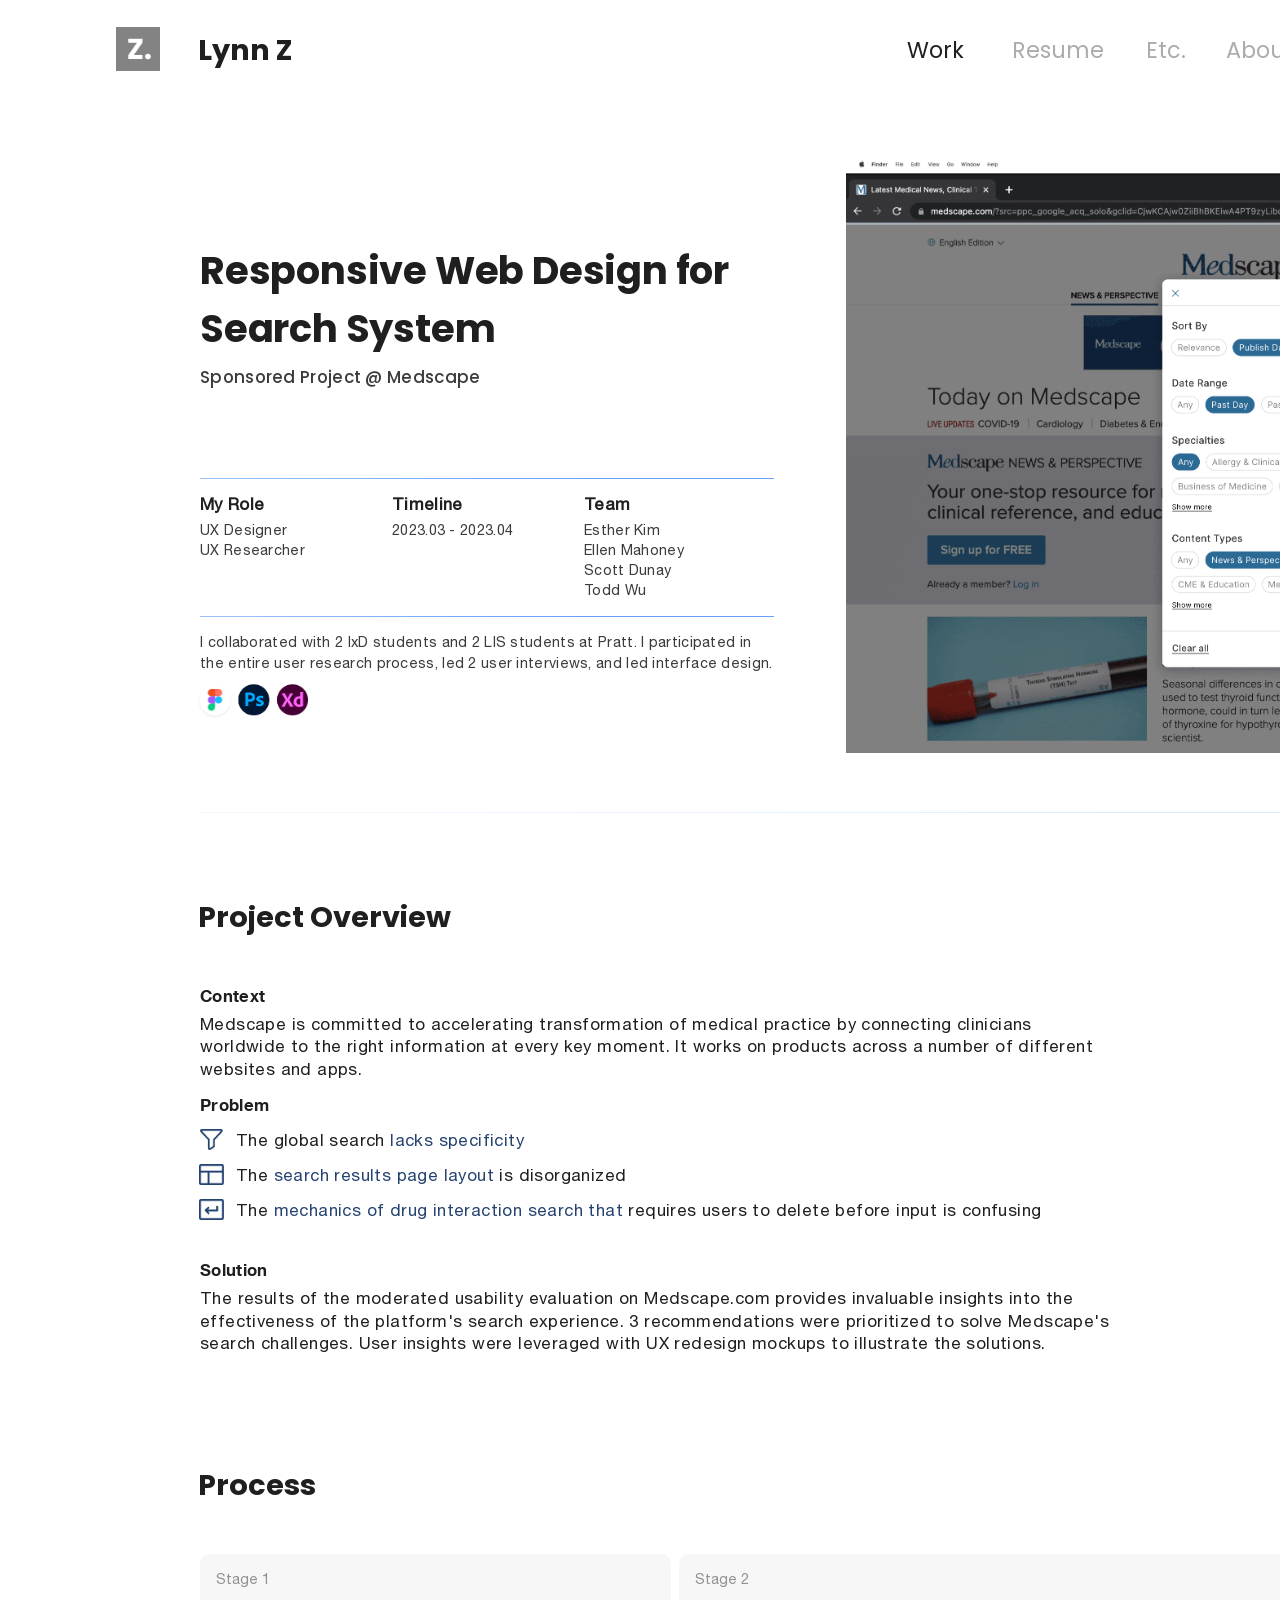
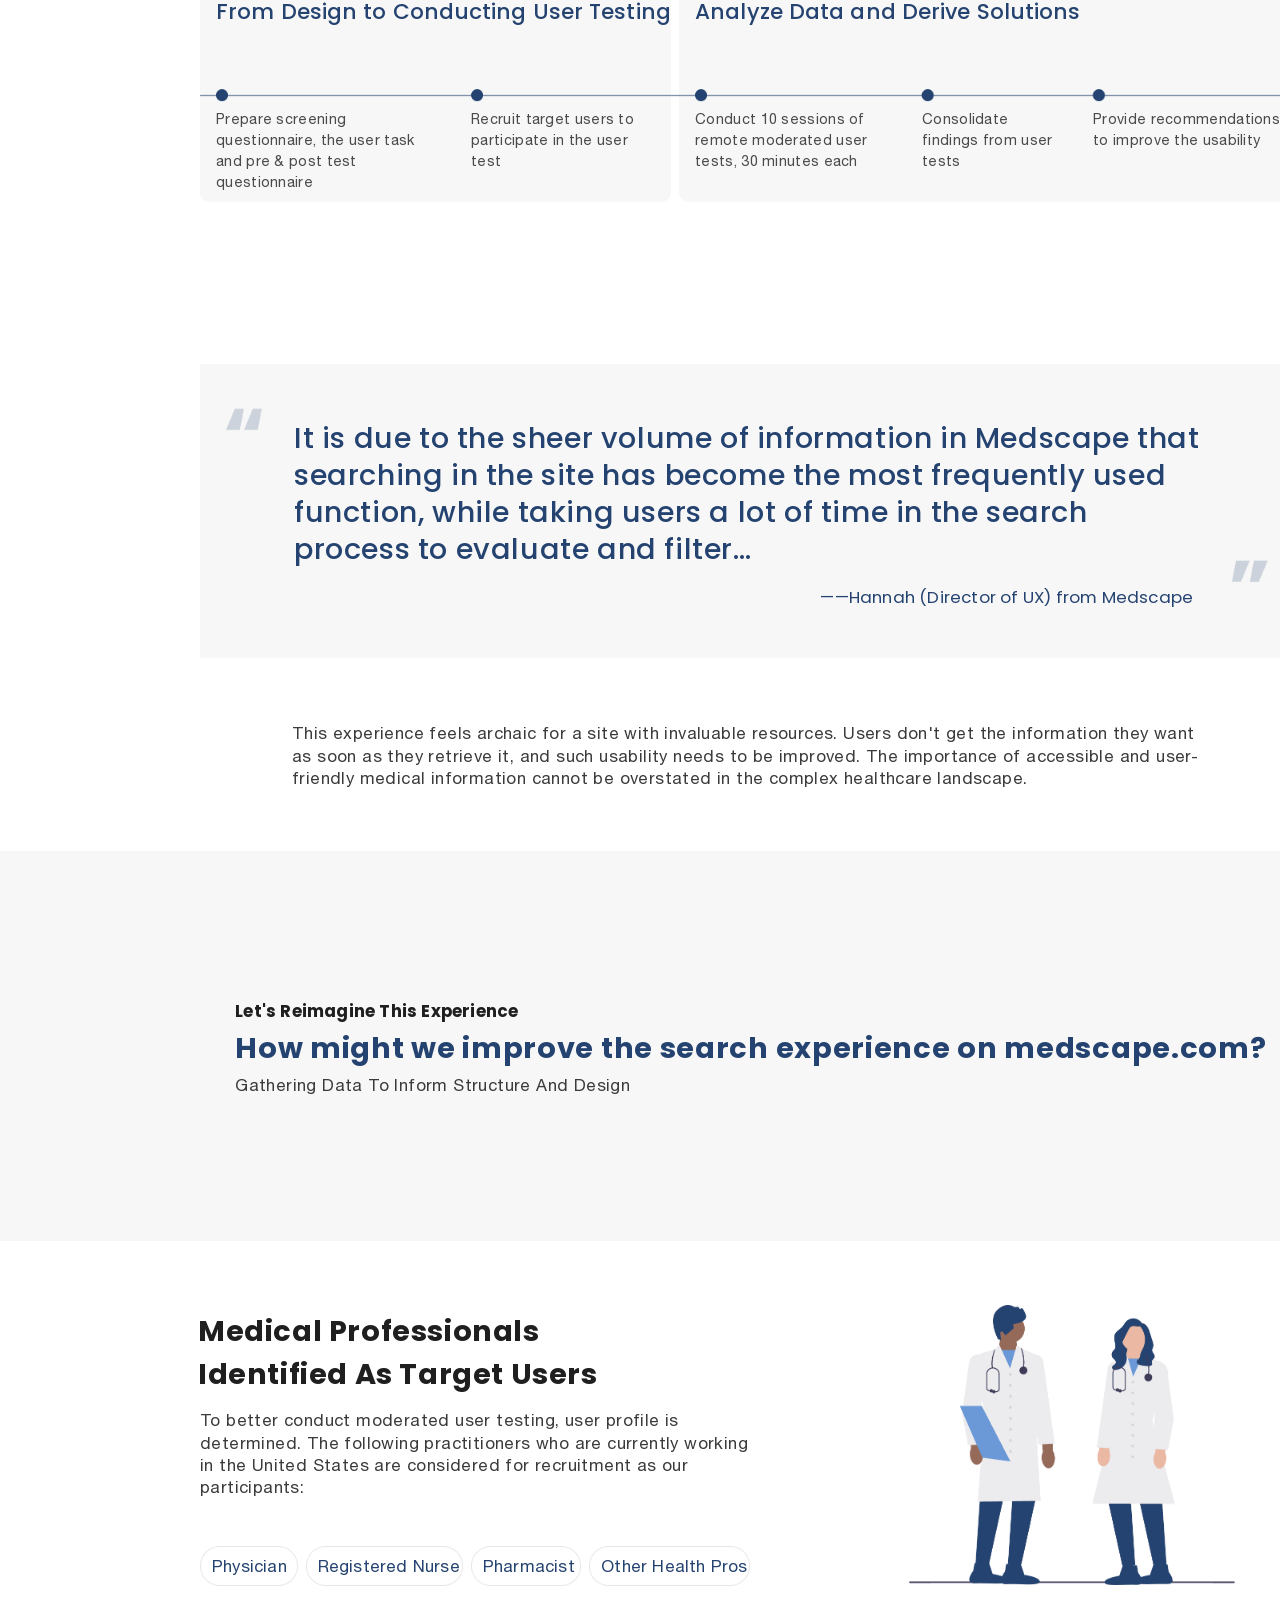
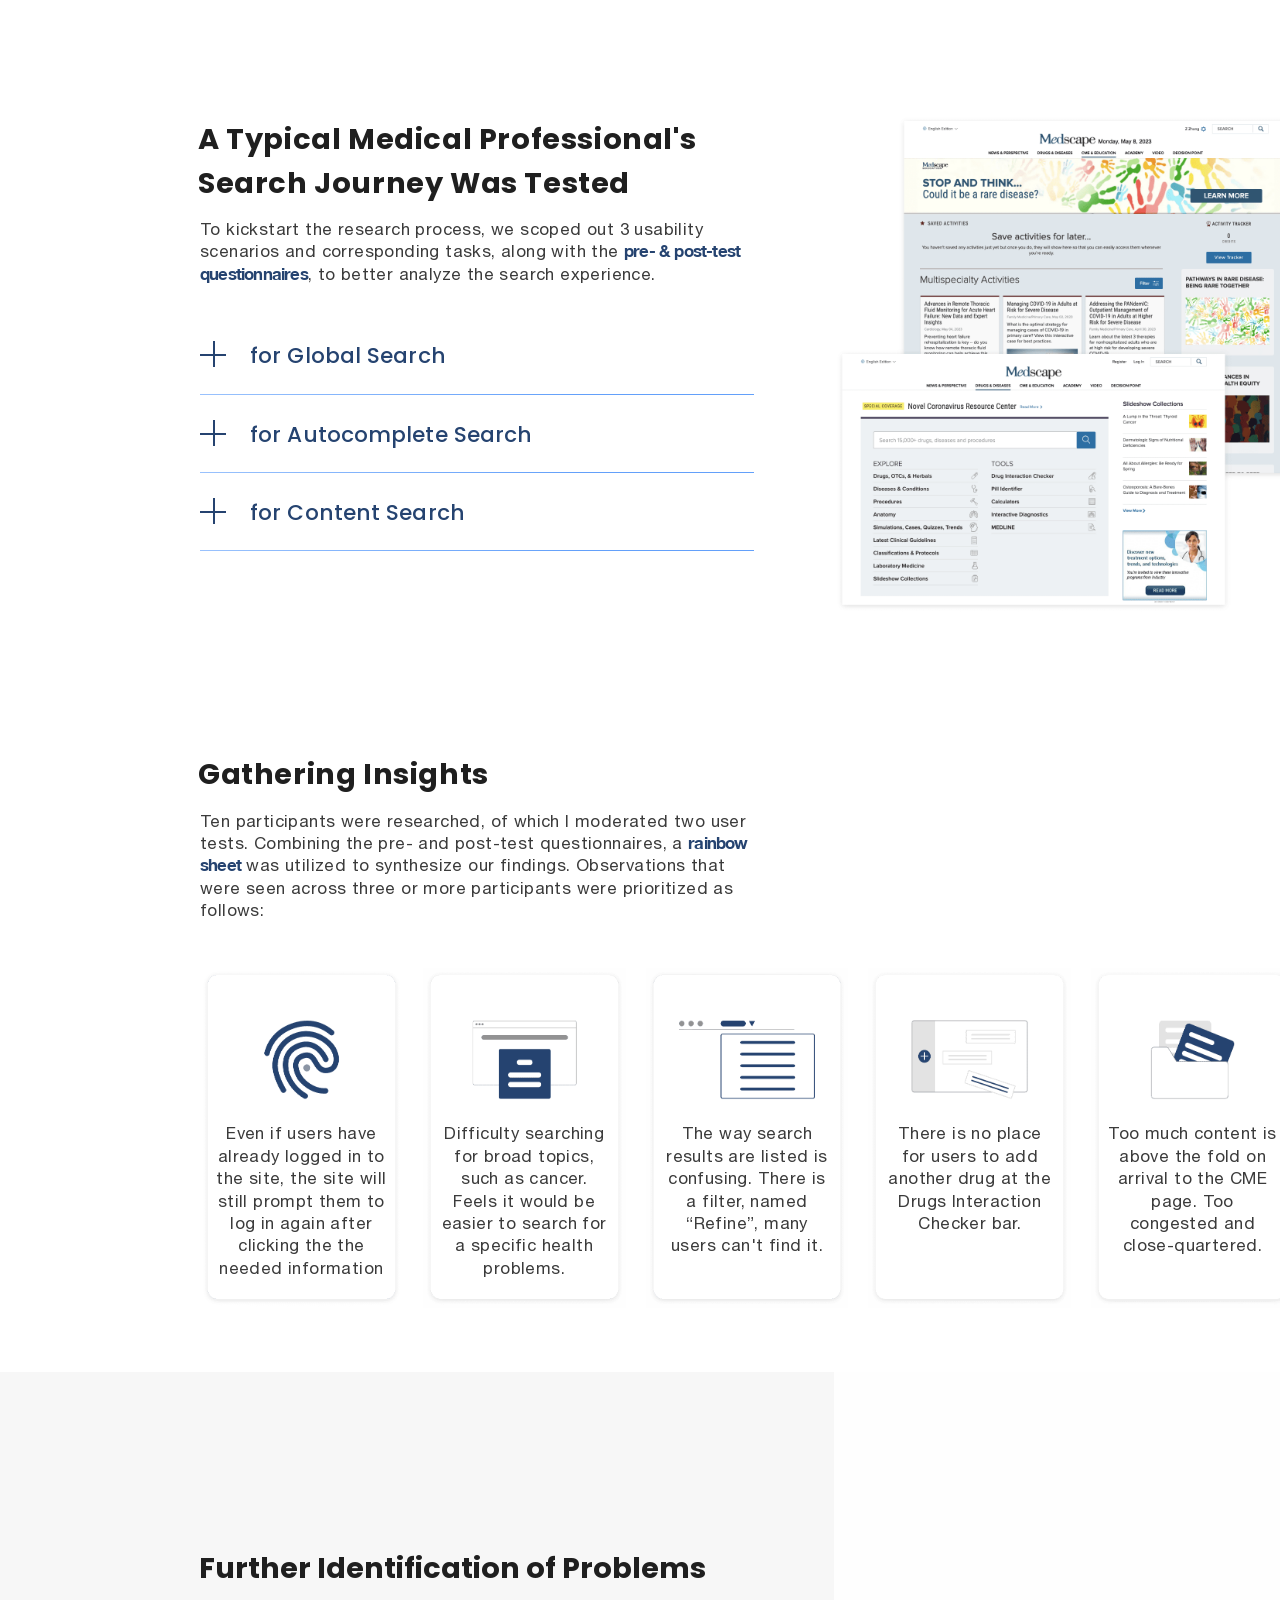
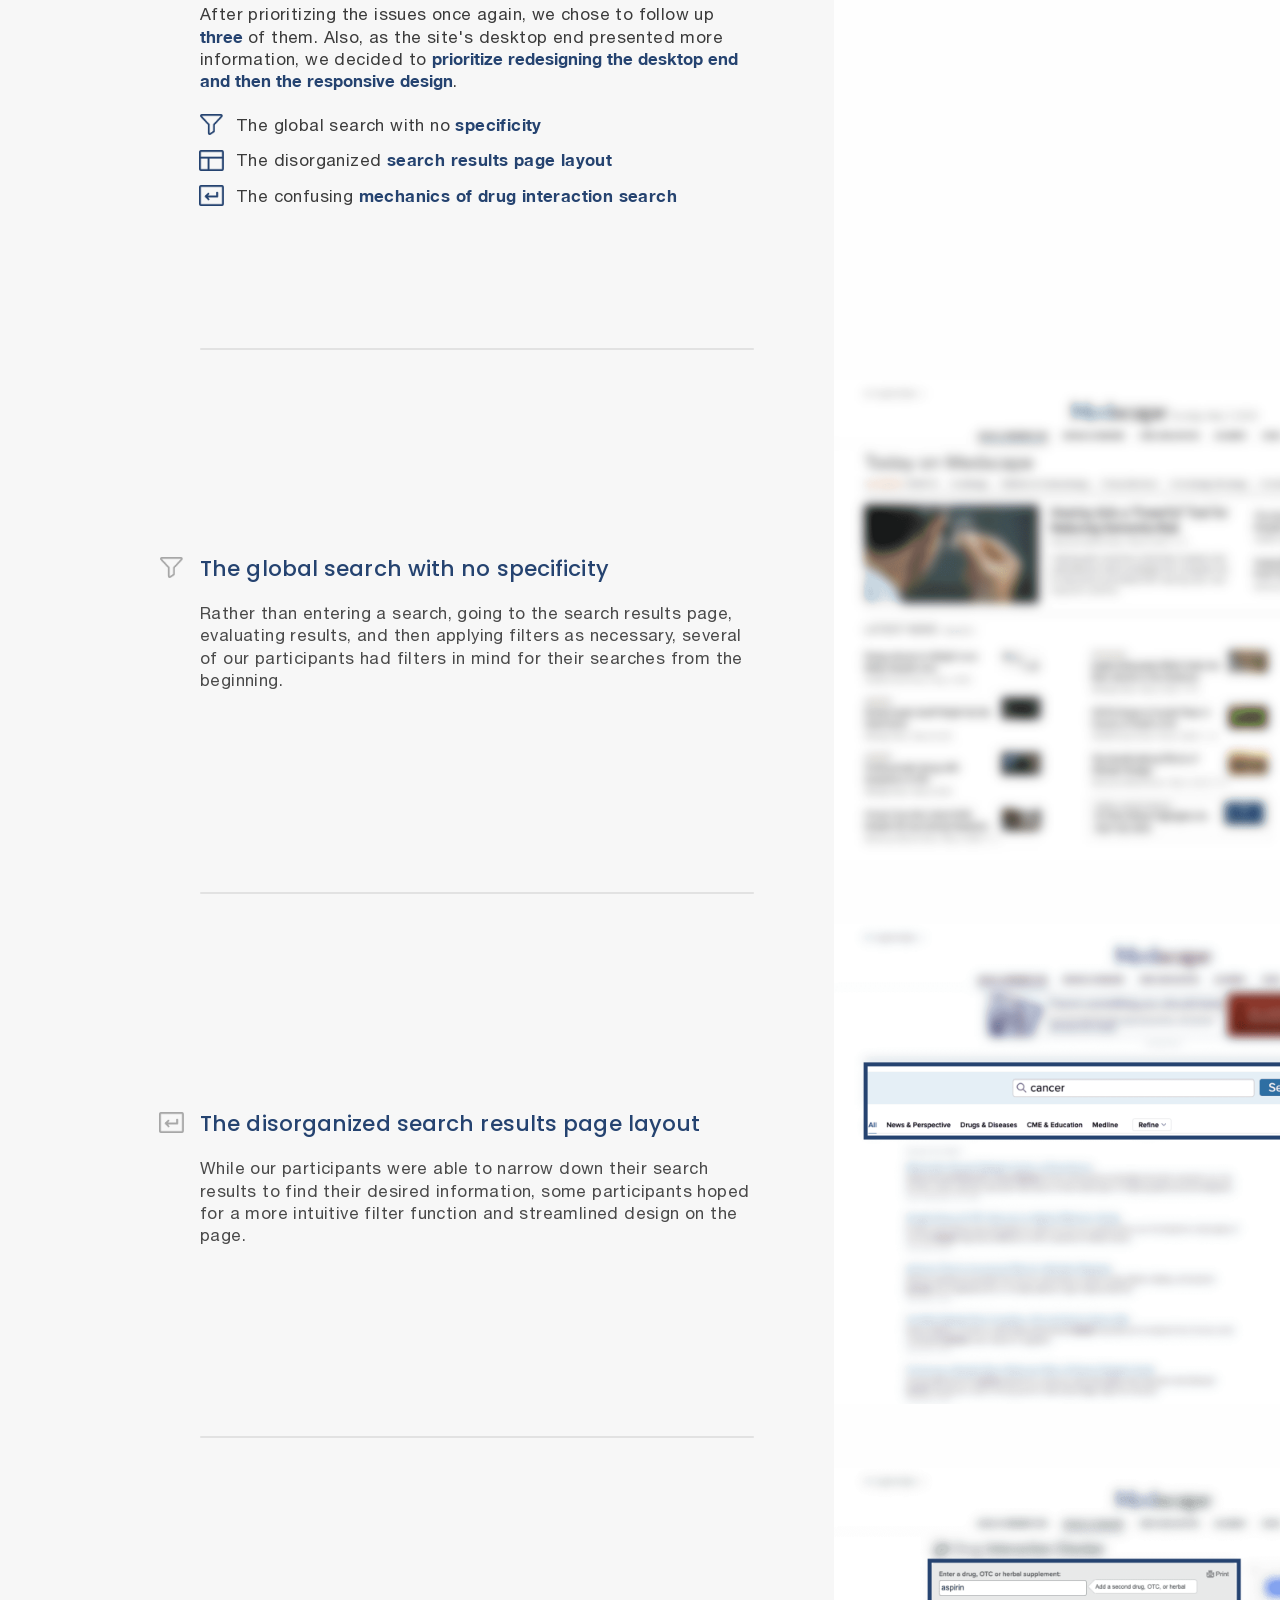
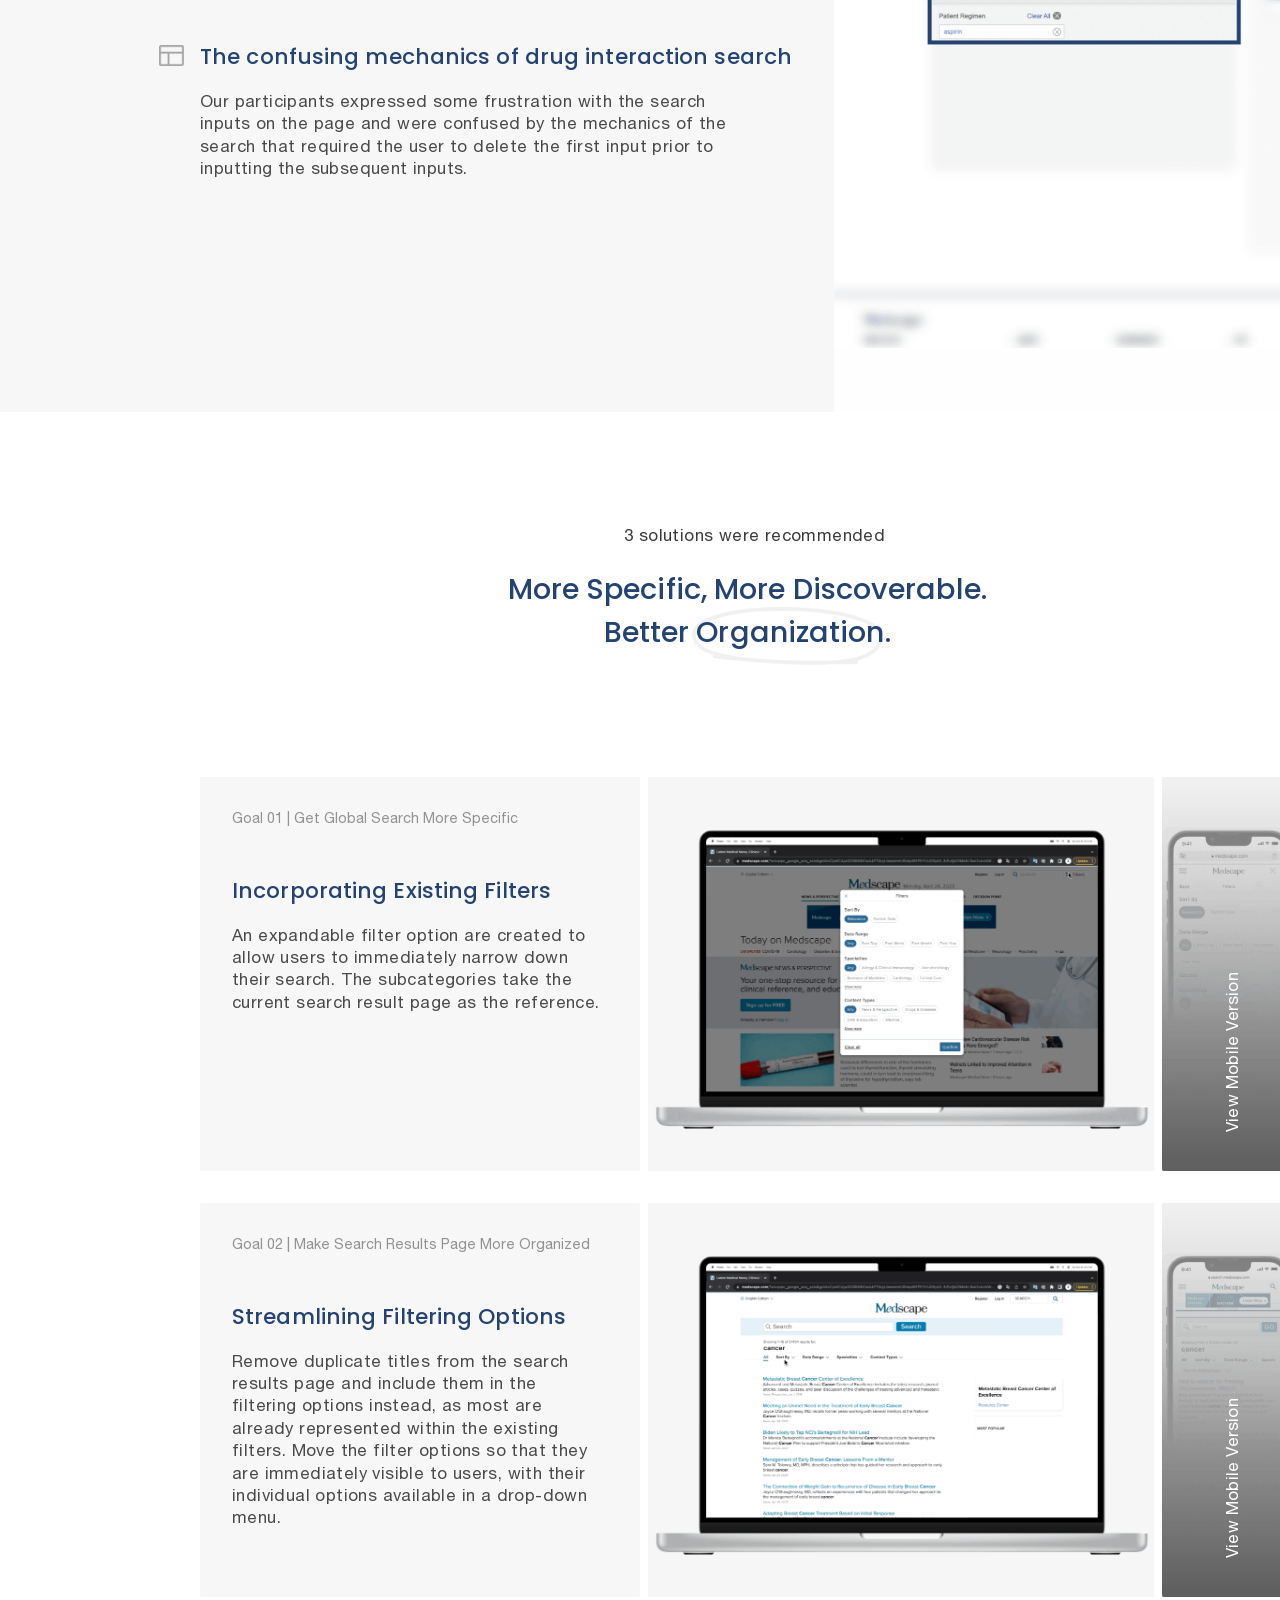
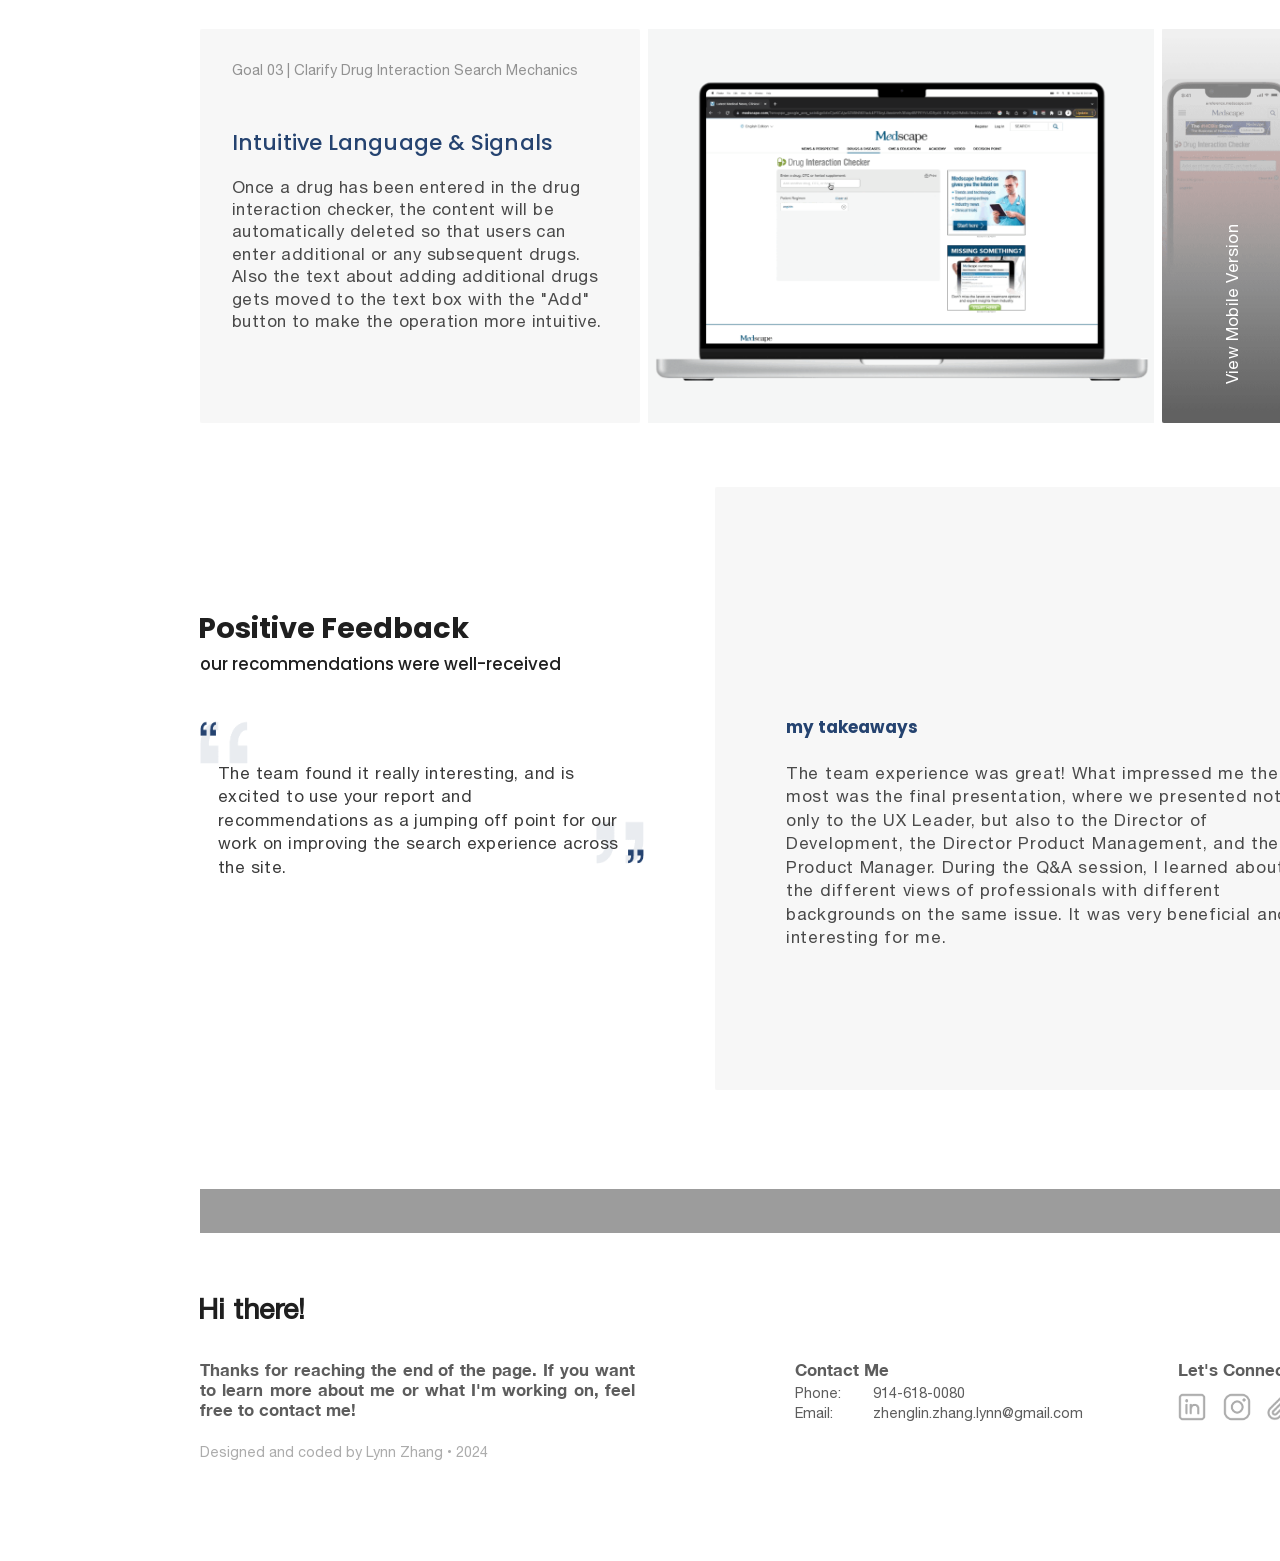
<file: medscape.html>
<!DOCTYPE html>
<html lang="en">

<head>
    <meta charset="utf-8">
    <meta name="viewport" content="width=device-width, initial-scale=1.0">
    <title>Lynn Zhang | Medscape</title>
    <style>
        @font-face {
            font-family: 'Helvetica Neue';
            src: url("static/fonts/HelveticaNeue.ttf")
        }

        @font-face {
            font-family: 'Helvetica Neue Bold';
            src: url("static/fonts/HelveticaNeue-Bold.ttf")
        }

        @font-face {
            font-family: 'Helvetica Neue Light';
            src: url("static/fonts/HelveticaNeue-Light.ttf")
        }
    </style>
    <link rel="shortcut icon" href="static/image/cover/favicon.ico">
    <link rel="preconnect" href="https://fonts.googleapis.com">
    <link rel="preconnect" href="https://fonts.gstatic.com" crossorigin>
    <link rel="preconnect" href="https://fonts.googleapis.com">
    <link rel="preconnect" href="https://fonts.gstatic.com" crossorigin>
    <link href="https://fonts.googleapis.com/css2?family=Poppins:wght@300;400;500;700&display=swap" rel="stylesheet">
    <link href="./static/css/style.css" rel="stylesheet">
    <link href="./static/css/medscape.css" rel="stylesheet">
    <link rel="stylesheet" href="./static/css/animate.css" />
</head>

<body>
    <div class="nav_work" id="nnn1">
        <div class="content">
            <a href="#" id="sy0">
                <img alt="pic" src="./static/image/common/logo.png" id="sy1"
                    style="width:44.0px;height:44.0px;margin:27.0px 0 0 116.0px;z-index:9999;opacity:1;">
                <img alt="pic" src="./static/image/medscape/logo1.png" id="sy2"
                    style="width:44.0px;height:44.0px;margin:27.0px 0 0 116.0px;z-index:9999;opacity:0;">
            </a>
            <img alt="pic" src="./static/image/common/click.png"
                style="width:57.6px;height:4px;margin:62.6px 0 0 906.8px;opacity: 0;" id="lig1">
            <img alt="pic" src="./static/image/common/click.png"
                style="width:91.2px;height:4px;margin:62.6px 0 0 1012.4px;opacity: 0;" id="lig2">
            <img alt="pic" src="./static/image/common/click.png"
                style="width:37.2px;height:4px;margin:62.6px 0 0 1146.4px;opacity: 0;" id="lig3">
            <img alt="pic" src="./static/image/common/click.png"
                style="width:68.2px;height:4px;margin:62.6px 0 0 1226.4px;opacity: 0;" id="lig4">
            <a href="/">
                <p class="font111" style="margin:28.6px 0 0 198.2px">Lynn Z</p>
            </a>
            <a href="/">
                <p class="font112" style="margin:33.0px 0 0 906.8px" id="lig11">Work</p>
            </a>
            <a target="_blank"
                href="https://drive.google.com/file/d/1Fj9TLvb60T07fDlUSmnbDXqyg7BCTxRq/view?usp=sharing">
                <p class="font113" style="margin:33.0px 0 0 1012.4px" id="lig22">Resume</p>
            </a>
            <a href="./etc.html">
                <p class="font113" style="margin:33.0px 0 0 1145.6px" id="lig33">Etc.</p>
            </a>
            <a href="./about.html">
                <p class="font113" style="margin:33.0px 0 0 1226.4px" id="lig44">About</p>
            </a>
        </div>
    </div>
    <div id="page0">
        <div class="content">
            <!-- <img alt="pic" src="./static/image/medscape/logo.png" style="width:137.8px;margin:58.4px 0 0 791.2px;"> -->
            <p class="font1" style="margin:130.0px 0 0 200px;font-size: 38.4px;letter-spacing: -0.2px;line-height: 58.0px;width: 608.0px;color: #1F1F1F;">Responsive Web Design for Search System</p>
            <p class="font1" style="margin:245.0px 0 0 200px;font-size: 16.8px;letter-spacing: 0.3px;line-height: 40.0px;font-weight: 500;color: #3B3B3B;">Sponsored Project @ Medscape</p>
            <!-- <p class="font2" style="margin:347.6px 0 0 198.4px">Redesign for the English Reading App</p> -->
            <!-- <p class="font3" style="margin:470.0px 0 0 200px">Startup Program</p>
            <p class="font3" style="margin:493.2px 0 0 200px">User Experience Design</p>
            <p class="font3" style="margin:516.4px 0 0 200px">2021.04 — Ongoing</p> -->
            <p class="font3" style="margin:382.4px 0 0 200px;font-size: 16.8px;letter-spacing: 0.3px;line-height:20.8px;color: #1f1f1f;font-weight: bold;">My Role</p>
            <p class="font3" style="margin:382.4px 0 0 392.0px;font-size: 16.8px;letter-spacing: 0.3px;line-height:20.8px;color: #1f1f1f;font-weight: bold;">Timeline</p>
            <p class="font3" style="margin:382.4px 0 0 584.0px;font-size: 16.8px;letter-spacing: 0.3px;line-height:20.8px;color: #1f1f1f;font-weight: bold;">Team</p>
            <p class="font3" style="margin:408.4px 0 0 200px;font-size: 14.4px;letter-spacing: 0.3px;line-height:20.8px;color: #3B3B3B;">UX Designer</p>
            <p class="font3" style="margin:428.4px 0 0 200px;font-size: 14.4px;letter-spacing: 0.3px;line-height:20.8px;color: #3B3B3B;">UX Researcher</p>
            <p class="font3" style="margin:408.4px 0 0 392.0px;font-size: 14.4px;letter-spacing: 0.3px;line-height:20.8px;color: #3B3B3B;">2023.03 - 2023.04</p>
            <p class="font3" style="margin:408.4px 0 0 584.0px;font-size: 14.4px;letter-spacing: 0.3px;line-height:20.8px;color: #3B3B3B;">Esther Kim</p>
            <p class="font3" style="margin:428.4px 0 0 584.0px;font-size: 14.4px;letter-spacing: 0.3px;line-height:20.8px;color: #3B3B3B;">Ellen Mahoney</p>
            <p class="font3" style="margin:448.4px 0 0 584.0px;font-size: 14.4px;letter-spacing: 0.3px;line-height:20.8px;color: #3B3B3B;">Scott Dunay</p>
            <p class="font3" style="margin:468.4px 0 0 584.0px;font-size: 14.4px;letter-spacing: 0.3px;line-height:20.8px;color: #3B3B3B;">Todd Wu</p>
            <p class="font3" style="margin:520.4px 0 0 200px;font-size: 14.4px;letter-spacing: 0.3px;line-height:20.8px;color: #3B3B3B;width: 574.0px;">I collaborated with 2 IxD students and 2 LIS students at Pratt. I participated in the entire user research process, led 2 user interviews, and led interface design.</p>
            <img alt="pic" src="./static/image/medscape/line1.png" style="width:574.0px;margin:366px 0 0 200px">
            <img alt="pic" src="./static/image/medscape/line2.png" style="width:574.0px;margin:504px 0 0 200px">
            <img alt="pic" src="./static/image/medscape/line3.png" style="width:1094.0px;margin:700px 0 0 200px">
            <img alt="pic" src="./static/image/medscape/soft.png" style="width: 112.0px;margin:570px 0 0 196.4px">
            <!-- <img alt="pic" src="./static/image/medscape/rec.png" style="height:670.5px;margin:29.6px 0 0 483.2px"> -->
            <!-- <a href="https://drive.google.com/file/d/1tYTwDkmnXSq--_HzxedYoxltAdJ5HHNe/view?usp=share_link"
                target="_blank" id="pdf">
                <img alt="pic" src="./static/image/moos/page0_pdf.png" id="a1"
                    style="width:28.4px;height:28.4px;margin:298.8px 0 0 621.6px;opacity: 1;">
                <img alt="pic" src="./static/image/moos/page0_pdf_hover.png" id="a2"
                    style="width:28.4px;height:28.4px;margin:298.8px 0 0 621.6px;opacity: 0;">
            </a> -->
            <!-- <img alt="pic" src="./static/image/medscape/recommendation.png"
                style="height:586.4px;margin:113.6px 0 0 791.2px;"> -->

        </div>
        <div
            style="background: url('./static/image/medscape/recommendation.png') no-repeat;position: absolute;height:598.0px;margin-top:-656.6px;margin-left: max(846.0px,calc(50% - 747px + 846.0px));width: max(648px, calc(50% - 747px + 648px));background-size: cover;">
        </div>

    </div>
<!-- 
    <div class="wow animate__fadeInUp" data-wow-duration="1.2s" data-wow-delay="0s" data-wow-offset="70">
        <div class="brief" style="margin-top: 50px;height:430.0px;">
            <img alt="pic" src="./static/image/common/dot.png"
                style="width:7.6px;margin:243.6px 0 0 640.0px;position: absolute;">
            <img alt="pic" src="./static/image/common/dot.png"
                style="width:7.6px;margin:277.6px 0 0 640.0px;position: absolute;">
            <p class="font1z" style="margin:96.4px 0 0 200.0px;">Client</p>
            <p class="font1z" style="margin:154.4px 0 0 200.0px;">Duration</p>
            <p class="font1z" style="margin:212.4px 0 0 200.0px;">Team</p>
            <p class="font2z" style="margin:117.6px 0 0 200.0px;">Medscape</p>
            <p class="font2z" style="margin:175.6px 0 0 200.0px;">Mar 2023 — Apr 2023</p>
            <p class="font2z" style="margin:233.6px 0 0 200.0px;width: 105px;line-height: 20px;">Zhenglin Zhang Esther
                Kim Ellen Mahoney Scott Dunay Todd Wu</p>
            <p class="font3z" style="margin:96.4px 0 0 640.0px;">My Role</p>
            <div class="font4z" style="margin:133.2px 0 0 640.0px;">As a <p
                    style="display: inline;font-family: 'Helvetica Neue Bold', sans-serif;color: #1f1f1f;">UX Designer &
                    Researcher</p>, I collaborated with 4 grad students majoring in IXD (Information Experience Design)
                and LIS (Library Information Science) at Pratt Institute. I proactively participated in the entire user
                research process, led 2 user interviews, and led interface design.</div>
            <div class="font4z" style="margin:237.6px 0 0 655.6px;width: 638.4px;">
                <p style="display: inline;font-family: 'Helvetica Neue Bold', sans-serif;color: #1f1f1f;">Research:</p>
                User Interview, Questionnaire, and Research Analysis
            </div>
            <div class="font4z" style="margin:271.6px 0 0 655.6px;width: 638.4px;">
                <p style="display: inline;font-family: 'Helvetica Neue Bold', sans-serif;color: #1f1f1f;">Design:</p>
                Prototyping, Interaction & Visual Design
            </div>
        </div>
    </div> -->

    <div class="wow animate__fadeInUp" data-wow-duration="1.2s" data-wow-delay="0s" data-wow-offset="70">
        <div id="role" style="margin-top:30px">
            <div class="content">
                <p class="title" style="margin:53.6px 0 0 198.4px">Project Overview</p>
                <p class="fontx" style="margin:144.0px 0 0 200.0px;">Context</p>
                <p class="fontx" style="margin:252.8px 0 0 200.0px;">Problem</p>
                <p class="fontx" style="margin:418.4px 0 0 200.0px;">Solution</p>
                <p class="font1" style="margin:170.8px 0 0 200.0px;">Medscape is committed to accelerating
                    transformation of medical practice by connecting clinicians worldwide to the right information at
                    every key moment. It works on products across a number of different websites and apps.</p>
                <p class="font1" style="margin:445.2px 0 0 200.0px;">The results of the moderated usability evaluation
                    on Medscape.com provides invaluable insights into the effectiveness of the platform's search
                    experience. 3 recommendations were prioritized to solve Medscape's search challenges. User insights
                    were leveraged with UX redesign mockups to illustrate the solutions.</p>
                <div class="font1" style="margin:286.6px 0 0 236.0px;">The global search
                    <p style="display: inline;font-family: 'Helvetica Neue', sans-serif;color: #254370">
                        lacks specificity </p>
                </div>
                <div class="font1" style="margin:321.8px 0 0 236.0px;">The <p
                        style="display: inline;font-family: 'Helvetica Neue', sans-serif;color: #254370"> search
                        results page layout </p>is disorganized</div>
                <div class="font1" style="margin:357px 0 0 236.0px;">The <p
                        style="display: inline;font-family: 'Helvetica Neue', sans-serif;color: #254370">mechanics
                        of drug interaction search that </p> requires users to delete before input is confusing</div>
                <img alt="pic" src="./static/image/medscape/111.png"
                    style="width:23.0px;margin:286.8px 0 0 200.4px;position: absolute;">
                <img alt="pic" src="./static/image/medscape/222.png"
                    style="width:25.1px;margin:322.0px 0 0 199.4px;position: absolute;">
                <img alt="pic" src="./static/image/medscape/333.png"
                    style="width:25.1px;margin:357.2px 0 0 199.4px;position: absolute;">
            </div>
        </div>
    </div>

    <div class="wow animate__fadeInUp" data-wow-duration="1.2s" data-wow-delay="0s" data-wow-offset="70">
        <div id="process" style="height:534.4px;margin-top:-70px;">
            <p class="title" style="margin:98px 0 0 198px;">Process</p>
            <img alt="pic" src="./static/image/medscape/process_line.png"
                style="width:1094.2px;margin:188.0px 0 0 200px;position: absolute;">
            <p class="font6" style="margin:204.0px 0 0 216.0px;color:#929292;">Stage 1</p>
            <p class="font6" style="margin:204.0px 0 0 695.2px;color:#929292;">Stage 2</p>
            <p class="font6"
                style="margin:343.2px 0 0 216.0px;color:#4A4A4A;width: 223.2px;line-height: 20.8px;letter-spacing: 0.3px;">
                Prepare screening questionnaire, the user task and pre & post test questionnaire</p>
            <p class="font6"
                style="margin:343.2px 0 0 471.2px;color:#4A4A4A;width: 180.0px;line-height: 20.8px;letter-spacing: 0.3px;">
                Recruit target users to participate in the user test</p>
            <p class="font6"
                style="margin:343.2px 0 0 695.2px;color:#4A4A4A;width: 198.8px;line-height: 20.8px;letter-spacing: 0.3px;">
                Conduct 10 sessions of remote moderated user tests, 30 minutes each</p>
            <p class="font6"
                style="margin:343.2px 0 0 922.0px;color:#4A4A4A;width: 139.2px;line-height: 20.8px;letter-spacing: 0.3px;">
                Consolidate findings from user tests</p>
            <p class="font6"
                style="margin:343.2px 0 0 1093.2px;color:#4A4A4A;width: 189.6px;line-height: 20.8px;letter-spacing: 0.3px;">
                Provide recommendations to improve the usability</p>
            <p class="title"
                style="margin:228.8px 0 0 216.0px;font-size: 21.6px;color: #254370;letter-spacing: 0.1px;font-weight: 500;">
                From Design to Conducting User Testing</p>
            <p class="title"
                style="margin:228.8px 0 0 695.2px;font-size: 21.6px;color: #254370;letter-spacing: 0.1px;font-weight: 500;">
                Analyze Data and Derive Solutions</p>

        </div>
    </div>

    <div class="wow animate__fadeInUp" data-wow-duration="1.2s" data-wow-delay="0s" data-wow-offset="70">
        <div id="page2">
            <div class="content">
                <img alt="pic" src="./static/image/medscape/rec1.png" style="width: 1094.0px;margin:64.0px 0 0 200px;">
                <img alt="pic" src="./static/image/medscape/left.png" style="width: 43.2px;margin:80.8px 0 0 222.8px;">
                <img alt="pic" src="./static/image/medscape/right.png"
                    style="width: 43.2px;margin:232.4px 0 0 1228.0px;">
                <p class="title"
                    style="margin:120.0px 0 0 294.0px;color: #254370;line-height: 36.8px;width: 914.0px;letter-spacing: 0.6px;font-weight: 500;">
                    It is due to the sheer volume of information in Medscape that searching in the site has become the
                    most frequently used function, while taking users a lot of time in the search process to evaluate
                    and filter…</p>
                <p class="title"
                    style="margin:278.4px 0 0 820.4px;color: #254370;line-height: 36.8px;letter-spacing: 0.2px;font-weight: 400;font-size: 16.8px;">
                    ——Hannah (Director of UX) from Medscape</p>
                <p class="font3"
                    style="margin:422.0px 0 0 292.0px;width: 910.0px;letter-spacing: 0.4px;line-height: 22.4px;">This
                    experience feels archaic for a site with invaluable resources. Users don't get the information they
                    want as soon as they retrieve it, and such usability needs to be improved. The importance of
                    accessible and user-friendly medical information cannot be overstated in the complex healthcare
                    landscape.</p>
            </div>
        </div>
    </div>

    <div class="wow animate__fadeInUp" data-wow-duration="1.2s" data-wow-delay="0s" data-wow-offset="70">
        <div id="page3">
            <div class="content">
                <p class="title"
                    style="margin:147.2px 0 0 235.2px;color: #1F1F1F;letter-spacing: 0.2px;font-size: 16.8px;">
                    Let's Reimagine This Experience</p>
                <p class="title" style="margin:176.4px 0 0 235.2px;color: #254370;letter-spacing: 0.7px;">
                    How might we improve the search experience on medscape.com?</p>
                <p class="font3"
                    style="margin:223.2px 0 0 235.2px;width: 910.0px;letter-spacing: 0.4px;line-height: 22.4px;">
                    Gathering Data To Inform Structure And Design</p>
            </div>
        </div>
    </div>
    <div class="wow animate__fadeInUp" data-wow-duration="1.2s" data-wow-delay="0s" data-wow-offset="70">
        <div id="page4">
            <p class="title" style="margin:68.8px 0 0 198px;width: 446.8px;letter-spacing: 0.6px;line-height:43.2px">
                Medical Professionals Identified As Target Users</p>
            <img alt="pic" src="./static/image/medscape/und.png" style="width: 325.8px;margin:64.0px 0 0 909.0px;">
            <img alt="pic" src="./static/image/medscape/r1.png" style="height: 40.0px;margin:304.8px 0 0 200px;">
            <img alt="pic" src="./static/image/medscape/r2.png" style="height: 40.0px;margin:304.8px 0 0 305.6px;">
            <img alt="pic" src="./static/image/medscape/r3.png" style="height: 40.0px;margin:304.8px 0 0 470.8px;">
            <img alt="pic" src="./static/image/medscape/r4.png" style="height: 40.0px;margin:304.8px 0 0 589.2px;">
            <p class="font3" style="margin:168.4px 0 0 200px;width: 554.0px;letter-spacing: 0.4px;line-height: 22.4px;">
                To better conduct moderated user testing, user profile is determined. The following practitioners who
                are currently working in the United States are considered for recruitment as our participants:</p>
            <p class="font3" style="margin:314.8px 0 0 212.0px;color: #254370;letter-spacing: 0.2px;">Physician</p>
            <p class="font3" style="margin:314.8px 0 0 317.6px;color: #254370;letter-spacing: 0.2px;">Registered Nurse
            </p>
            <p class="font3" style="margin:314.8px 0 0 482.8px;color: #254370;letter-spacing: 0.2px;">Pharmacist</p>
            <p class="font3" style="margin:314.8px 0 0 601.2px;color: #254370;letter-spacing: 0.2px;">Other Health Pros
            </p>
        </div>
    </div>
    <div class="wow animate__fadeInUp" data-wow-duration="1.2s" data-wow-delay="0s" data-wow-offset="70">
        <div id="page5">
            <div class="content">
                <p class="title"
                    style="margin:68.8px 0 0 198px;width: 555.6px;letter-spacing: 0.6px;line-height:43.2px">
                    A Typical Medical Professional's Search Journey Was Tested</p>
                <div class="font3"
                    style="margin:168.4px 0 0 200px;width: 554.0px;letter-spacing: 0.4px;line-height: 22.4px;">
                    To kickstart the research process, we scoped out 3 usability scenarios and corresponding tasks,
                    along with the <p
                        style="display: inline;font-family: 'Helvetica Neue Bold', sans-serif;color: #254370;letter-spacing: -0.8px;">
                        pre- & post-test questionnaires</p>, to better analyze the search experience.</div>
                <img alt="pic" src="./static/image/medscape/typ.png" style="height: 500.0px;margin:64.0px 0 0 834.0px;">
                <p class="font3" id="c1"
                    style="margin:339.6px 0 0 250.0px;color: #4A4A4A;letter-spacing: 0.4px;line-height: 22.4px;width: 504.0px;opacity: 0;">
                    You are attending a medical conference next week and want to prepare by reviewing the latest news or
                    research on a specific topic. Find recent articles or studies on “Immunotherapy in Cancer
                    Treatment.”</p>
                <p class="font3" id="c2"
                    style="margin:420.0px 0 0 250.0px;color: #4A4A4A;letter-spacing: 0.4px;line-height: 22.4px;width: 504.0px;opacity: 0;">
                    You have a patient with a complex drug regimen, and you want to review potential drug interactions
                    to ensure their safety. Search for potential interactions between “Warfarin” and “Aspirin.”</p>
                <p class="font3" id="c3"
                    style="margin:498.4px 0 0 250.0px;color: #4A4A4A;letter-spacing: 0.4px;line-height: 22.4px;width: 504.0px;opacity: 0;">
                    You are interested in finding a relevant CME activity for gaining credits, and you need to ensure
                    that you are up to date with the most recent information in your field in the form of classes,
                    articles, and other helpful content. Find a related CME activity that would help you meet the yearly
                    credit requirements.</p>
                <img alt="pic" id="p1" src="./static/image/medscape/line1.png"
                    style="width: 554.0px;margin:344.0px 0 0 200px;">
                <img alt="pic" id="p2" src="./static/image/medscape/line1.png"
                    style="width: 554.0px;margin:422.4px 0 0 200px;">
                <img alt="pic" id="p3" src="./static/image/medscape/line1.png"
                    style="width: 554.0px;margin:500.8px 0 0 200px;">
                <a href="javascript:void(0);" onclick="choose1()">
                    <div id="pp1"
                        style="margin: 304.6px 0 0 200px;width: 26.0px;height: 2px;background-color: #254370;position: absolute;">
                    </div>
                </a>
                <a href="javascript:void(0);" onclick="choose2()">
                    <div id="pp2"
                        style="margin: 383px 0 0 200px;width: 26.0px;height: 2px;background-color: #254370;position: absolute;">
                    </div>
                </a>
                <a href="javascript:void(0);" onclick="choose3()">
                    <div id="pp3"
                        style="margin: 461.4px 0 0 200px;width: 26.0px;height: 2px;background-color: #254370;position: absolute;">
                    </div>
                </a>
                <a href="javascript:void(0);" onclick="choose1()">
                    <div id="pp11"
                        style="margin: 291.6px 0 0 213.0px;width: 2px;height: 26.0px;background-color: #254370;position: absolute;">
                    </div>
                </a><a href="javascript:void(0);" onclick="choose2()">
                    <div id="pp22"
                        style="margin: 370.0px 0 0 213.0px;width: 2px;height: 26.0px;background-color: #254370;position: absolute;">
                    </div>
                </a><a href="javascript:void(0);" onclick="choose3()">
                    <div id="pp33"
                        style="margin: 448.8px 0 0 213.0px;width: 2px;height: 26.0px;background-color: #254370;position: absolute;">
                    </div>
                </a>
                <a href="javascript:void(0);" onclick="choose1()">
                    <p class="title" id="t1"
                        style="user-select:none;margin:289.6px 0 0 250.0px;font-size: 21.6px;color: #254370;letter-spacing: 0.1px;font-weight: 500;">
                        for Global Search</p>
                </a>
                <a href="javascript:void(0);" onclick="choose2()">
                    <p class="title" id="t2"
                        style="user-select:none;margin:368.0px 0 0 250.0px;font-size: 21.6px;color: #254370;letter-spacing: 0.1px;font-weight: 500;">
                        for Autocomplete Search</p>
                </a>
                <a href="javascript:void(0);" onclick="choose3()">
                    <p class="title" id="t3"
                        style="user-select:none;margin:446.4px 0 0 250.0px;font-size: 21.6px;color: #254370;letter-spacing: 0.1px;font-weight: 500;">
                        for Content Search</p>
                </a>
            </div>
        </div>
    </div>
    <div class="wow animate__fadeInUp" data-wow-duration="1.2s" data-wow-delay="0s" data-wow-offset="70">
        <div id="page6">
            <div class="content">
                <p class="title"
                    style="margin:53.6px 0 0 198px;width: 555.6px;letter-spacing: 0.6px;line-height:43.2px">
                    Gathering Insights</p>
                <div class="font3"
                    style="margin:110.0px 0 0 200px;width: 554.0px;letter-spacing: 0.4px;line-height: 22.4px;">
                    Ten participants were researched, of which I moderated two user tests. Combining the pre- and
                    post-test questionnaires, a <p
                        style="display: inline;font-family: 'Helvetica Neue Bold', sans-serif;color: #254370;letter-spacing: -0.8px;">
                        rainbow sheet</p> was utilized to synthesize our findings. Observations that were seen
                    across
                    three or more participants were prioritized as follows:</div>
                <img alt="pic" src="./static/image/medscape/b1.png"
                    style="width: 202.8px;margin:268.8px 0 0 200px;height: 340.0px;">
                <img alt="pic" src="./static/image/medscape/b2.png"
                    style="width: 202.8px;margin:268.8px 0 0 422.8px;height: 340.0px">
                <img alt="pic" src="./static/image/medscape/b3.png"
                    style="width: 202.8px;margin:268.8px 0 0 645.6px;height: 340.0px">
                <img alt="pic" src="./static/image/medscape/b4.png"
                    style="width: 202.8px;margin:268.8px 0 0 868.4px;height: 340.0px">
                <img alt="pic" src="./static/image/medscape/b5.png"
                    style="width: 202.8px;margin:268.8px 0 0 1091.2px;height: 340.0px">
                <p class="font3"
                    style="margin:422.8px 0 0 216.0px;letter-spacing: 0.4px;width: 170.8px;line-height: 22.4px;text-align: center;">
                    Even if users have already logged in to the site, the site will still prompt them to log in
                    again
                    after clicking the the needed information</p>
                <p class="font3"
                    style="margin:422.8px 0 0 438.8px;letter-spacing: 0.4px;width: 170.8px;line-height: 22.4px;text-align: center;">
                    Difficulty searching for broad topics, such as cancer. Feels it would be easier to search for a
                    specific health problems.</p>
                <p class="font3"
                    style="margin:422.8px 0 0 661.6px;letter-spacing: 0.4px;width: 170.8px;line-height: 22.4px;text-align: center;">
                    The way search results are listed is confusing. There is a filter, named “Refine”, many users
                    can't
                    find it.</p>
                <p class="font3"
                    style="margin:422.8px 0 0 884.4px;letter-spacing: 0.4px;width: 170.8px;line-height: 22.4px;text-align: center;">
                    There is no place for users to add another drug at the Drugs Interaction Checker bar.</p>
                <p class="font3"
                    style="margin:422.8px 0 0 1107.2px;letter-spacing: 0.4px;width: 170.8px;line-height: 22.4px;text-align: center;">
                    Too much content is above the fold on arrival to the CME page. Too congested and
                    close-quartered.
                </p>

            </div>
        </div>
    </div>

    <div class="wow animate__fadeInUp" data-wow-duration="1.2s" data-wow-delay="0s" data-wow-offset="70">
        <div id="page11">
            <img alt="pic" src="./static/image/medscape/back.png"
                style="margin-top:0;position: absolute;left: max(834.0px,calc(50% - 747px + 834.0px));width: max(660.0px,calc(50% - 747px + 660.0px));height: 2240.0px;">
            <div class="content">
                <p class="title" style="margin:174.4px 0 0 198.6px;">Further Identification of Problems</p>
                <video alt="pic" src="./static/image/medscape/current.mov" autoplay="autoplay" loop
                    style="height: 480.0px;width:660.0px;margin-top:64.0px;position: absolute;margin-left: 834.0px;"></video>
                <img alt="pic" src="./static/image/medscape/p1.png"
                    style="height: 480.0px;width:660.0px;margin-top:608.0px;position: absolute;margin-left: 834.0px;">
                <img alt="pic" src="./static/image/medscape/p2.png"
                    style="height: 480.0px;width:660.0px;margin-top:1152.0px;position: absolute;margin-left: 834.0px;">
                <img alt="pic" src="./static/image/medscape/p3.png"
                    style="height: 480.0px;width:660.0px;margin-top:1696.0px;position: absolute;margin-left: 834.0px;">
                <div class="font3"
                    style="margin:230.8px 0 0 200px;width: 543.0px;letter-spacing: 0.4px;line-height: 22.4px;">After
                    prioritizing the issues once again, we chose to follow up <p
                        style="display: inline;font-family: 'Helvetica Neue Bold', sans-serif;color: #254370;letter-spacing: 0px;">
                        three </p> of them. Also, as the site's desktop end presented more information, we decided
                    to <p
                        style="display: inline;font-family: 'Helvetica Neue Bold', sans-serif;color: #254370;letter-spacing: 0px;">
                        prioritize redesigning the desktop end and then the responsive design</p>.</div>
                <img alt="pic" src="./static/image/medscape/111.png"
                    style="width:23.0px;margin:342.0px 0 0 200.4px;position: absolute;">
                <img alt="pic" src="./static/image/medscape/222.png"
                    style="width:25.1px;margin:377.2px 0 0 199.4px;position: absolute;">
                <img alt="pic" src="./static/image/medscape/333.png"
                    style="width:25.1px;margin:412.4px 0 0 199.4px;position: absolute;">
                <img alt="pic" src="./static/image/medscape/line.png"
                    style="width:554.0px;margin:576.0px 0 0 200px;position: absolute;">
                <img alt="pic" src="./static/image/medscape/line.png"
                    style="width:554.0px;margin:1120.0px 0 0 200px;position: absolute;">
                <img alt="pic" src="./static/image/medscape/line.png"
                    style="width:554.0px;margin:1664.0px 0 0 200px;position: absolute;">
                <div class="font3" style="margin:342.8px 0 0 236.0px;letter-spacing: 0.4px;">The global search with
                    no
                    <p style="display: inline;font-family: 'Helvetica Neue Bold', sans-serif;color: #254370;">
                        specificity</p>
                </div>
                <div class="font3" style="margin:378.0px 0 0 236.0px;letter-spacing: 0.4px;">The disorganized <p
                        style="display: inline;font-family: 'Helvetica Neue Bold', sans-serif;color: #254370;">
                        search results page layout</p>
                </div>
                <div class="font3" style="margin:413.2px 0 0 236.0px;letter-spacing: 0.4px;">The confusing <p
                        style="display: inline;font-family: 'Helvetica Neue Bold', sans-serif;color: #254370;">
                        mechanics of drug interaction search</p>
                </div>
                <p class="title"
                    style="margin:779.6px 0 0 200px;font-size: 21.6px;color: #254370;letter-spacing: 0.1px;font-weight: 500;">
                    The global search with no specificity</p>
                <p class="title"
                    style="margin:1334.8px 0 0 200px;font-size: 21.6px;color: #254370;letter-spacing: 0.1px;font-weight: 500;">
                    The disorganized search results page layout</p>
                <p class="title"
                    style="margin:1867.6px 0 0 200px;font-size: 21.6px;color: #254370;letter-spacing: 0.1px;font-weight: 500;">
                    The confusing mechanics of drug interaction search</p>
                <p class="font3"
                    style="margin:829.6px 0 0 200px;letter-spacing: 0.4px;width: 554.0px;line-height: 22.4px;color: #4a4a4a;">
                    Rather than entering a search, going to the search results page, evaluating results, and then
                    applying filters as necessary, several of our participants had filters in mind for their
                    searches
                    from the beginning.</p>
                <p class="font3"
                    style="margin:1384.8px 0 0 200px;letter-spacing: 0.4px;width: 554.0px;line-height: 22.4px;color: #4a4a4a;">
                    While our participants were able to narrow down their search results to find their desired
                    information, some participants hoped for a more intuitive filter function and streamlined design
                    on
                    the page.</p>
                <p class="font3"
                    style="margin:1917.6px 0 0 200px;letter-spacing: 0.4px;width: 554.0px;line-height: 22.4px;color: #4a4a4a;">
                    Our participants expressed some frustration with the search inputs on the page and were confused
                    by
                    the mechanics of the search that required the user to delete the first input prior to inputting
                    the
                    subsequent inputs.</p>
                <img alt="pic" src="./static/image/medscape/aaa.png"
                    style="width:23.0px;margin:784.4px 0 0 160.0px;position: absolute;">
                <img alt="pic" src="./static/image/medscape/bbb.png"
                    style="width:25.1px;margin:1339.6px 0 0 159.0px;position: absolute;">
                <img alt="pic" src="./static/image/medscape/ccc.png"
                    style="width:25.1px;margin:1872.2px 0 0 159.0px;position: absolute;">
            </div>
        </div>
    </div>

    <div class="wow animate__fadeInUp" data-wow-duration="1.2s" data-wow-delay="0s" data-wow-offset="70">
        <div id="page12">
            <div class="content">
                <img alt="pic" src="./static/image/medscape/rectt.png" style="height:394.0px;margin:364.4px 0 0 200px">
                <img alt="pic" src="./static/image/medscape/rectt.png" style="height:394.0px;margin:790.4px 0 0 200px">
                <img alt="pic" src="./static/image/medscape/rectt.png" style="height:394.0px;margin:1216.4px 0 0 200px">
                <!-- <img alt="pic" src="./static/image/medscape/rectt.png"
                    style="height:394.0px;margin:364.4px 0 0 648.0px;width: 506.0px;">
                <img alt="pic" src="./static/image/medscape/rectt.png"
                    style="height:394.0px;margin:790.4px 0 0 648.0px;width: 506.0px;">
                <img alt="pic" src="./static/image/medscape/rectt.png"
                    style="height:394.0px;margin:1216.4px 0 0 648.0px;width: 506.0px;"> -->
                <!-- <img alt="pic" src="./static/image/medscape/pp1.png" style="height:394.0px;margin:364.4px 0 0 1162.0px"> -->
                <!-- <img alt="pic" src="./static/image/medscape/pp2.png" style="height:394.0px;margin:790.4px 0 0 1162.0px">
                <img alt="pic" src="./static/image/medscape/pp3.png"
                    style="height:394.0px;margin:1216.4px 0 0 1162.0px"> -->
                <a href="javascript:void(0);" onclick="phone1()">
                    <div id="ph1"
                        style="height:394.0px;margin:364.4px 0 0 1162.0px;width: 132.0px;background: url('./static/image/medscape/pp1.png') no-repeat;background-size: cover;position: absolute;">
                    </div>
                </a>
                <a href="javascript:void(0);" onclick="phone2()">
                    <div id="ph2"
                        style="height:394.0px;margin:790.4px 0 0 1162.0px;width: 132.0px;background: url('./static/image/medscape/pp2.png') no-repeat;background-size: cover;position: absolute;">
                    </div>
                </a>
                <a href="javascript:void(0);" onclick="phone3()">
                    <div id="ph3"
                        style="height:394.0px;margin:1216.4px 0 0 1162.0px;width: 132.0px;background: url('./static/image/medscape/pp3.png') no-repeat;background-size: cover;position: absolute;">
                    </div>
                </a>
                <img alt="pic" src="./static/image/medscape/cir.png" style="height:58.3px;margin:194.2px 0 0 692.3px">

                <a href="javascript:void(0);" onclick="com1()">
                    <div id="com1"
                        style="height:394.0px;margin:364.4px 0 0 648.0px;width: 506.0px;background: url('./static/image/medscape/flow1.gif') no-repeat;background-size: cover;position: absolute;">
                    </div>
                </a>
                <a href="javascript:void(0);" onclick="com2()">
                    <div id="com2"
                        style="height:394.0px;margin:790.4px 0 0 648.0px;width: 506.0px;background: url('./static/image/medscape/flow2.gif') no-repeat;background-size: cover;position: absolute;">
                    </div>
                </a>
                <a href="javascript:void(0);" onclick="com3()">
                    <div id="com3"
                        style="height:394.0px;margin:1216.4px 0 0 648.0px;width: 506.0px;background: url('./static/image/medscape/flow3.gif') no-repeat;background-size: cover;position: absolute;">
                    </div>
                </a>
                <p class="font6" style="margin:396.4px 0 0 232.0px;color:#929292;">Goal 01 | Get Global Search More
                    Specific</p>
                <p class="font6" style="margin:822.4px 0 0 232.0px;color:#929292;">Goal 02 | Make Search Results
                    Page
                    More Organized</p>
                <p class="font6" style="margin:1248.4px 0 0 232.0px;color:#929292;">Goal 03 | Clarify Drug
                    Interaction
                    Search Mechanics</p>
                <p class="title"
                    style="margin:461.2px 0 0 232.0px;font-size: 21.6px;color: #254370;letter-spacing: 0.1px;font-weight: 500;">
                    Incorporating Existing Filters</p>
                <p class="title"
                    style="margin:887.2px 0 0 232.0px;font-size: 21.6px;color: #254370;letter-spacing: 0.1px;font-weight: 500;">
                    Streamlining Filtering Options</p>
                <p class="title"
                    style="margin:1313.2px 0 0 232.0px;font-size: 21.6px;color: #254370;letter-spacing: 0.1px;font-weight: 500;">
                    Intuitive Language & Signals</p>
                <p class="title"
                    style="margin:155.6px 0 0 495.2px;color: #254370;letter-spacing: 0.1px;font-weight: 500;width: 504.0px;text-align: center;">
                    More Specific, More Discoverable. Better Organization.</p>
                <p class="font3"
                    style="margin:511.2px 0 0 232.0px;letter-spacing: 0.4px;width: 372.0px;line-height: 22.4px;color: #4a4a4a;">
                    An expandable filter option are created to allow users to immediately narrow down their search.
                    The
                    subcategories take the current search result page as the reference.</p>
                <p class="font3"
                    style="margin:937.2px 0 0 232.0px;letter-spacing: 0.4px;width: 372.0px;line-height: 22.4px;color: #4a4a4a;">
                    Remove duplicate titles from the search results page and include them in the filtering options
                    instead, as most are already represented within the existing filters. Move the filter options so
                    that they are immediately visible to users, with their individual options available in a
                    drop-down
                    menu.</p>
                <p class="font3"
                    style="margin:1363.2px 0 0 232.0px;letter-spacing: 0.4px;width: 372.0px;line-height: 22.4px;color: #4a4a4a;">
                    Once a drug has been entered in the drug interaction checker, the content will be automatically
                    deleted so that users can enter additional or any subsequent drugs. Also the text about adding
                    additional drugs gets moved to the text box with the "Add" button to make the operation more
                    intuitive.</p>
                <p class="font3"
                    style="margin:112.0px 0 0 624.0px;letter-spacing: 0.4px;width: 372.0px;line-height: 22.4px;">
                    3 solutions were recommended</p>
                <a href="javascript:void(0);" onclick="phone1()">
                    <p class="font3" id="s1"
                        style="margin:630.0px 0 0 1152.4px;letter-spacing: 0.2px;color: #FFFFFF;transform:rotate(270deg);">
                        View Mobile Version</p>
                </a>
                <a href="javascript:void(0);" onclick="phone2()">
                    <p class="font3" id="s2"
                        style="margin:1056.0px 0 0 1152.4px;letter-spacing: 0.2px;color: #FFFFFF;transform:rotate(270deg);">
                        View Mobile Version</p>
                </a>
                <a href="javascript:void(0);" onclick="phone3()">
                    <p class="font3" id="s3"
                        style="margin:1482.0px 0 0 1152.4px;letter-spacing: 0.2px;color: #FFFFFF;transform:rotate(270deg);">
                        View Mobile Version</p>
                </a>
                <a href="javascript:void(0);" onclick="com1()">
                    <p class="font3" id="s11"
                        style="margin:624.0px 0 0 630.4px;letter-spacing: 0.2px;color: #FFFFFF;transform:rotate(270deg);opacity: 0;">
                        View Desktop Version</p>
                </a>
                <a href="javascript:void(0);" onclick="com2()">
                    <p class="font3" id="s22"
                        style="margin:1050.0px 0 0 630.4px;letter-spacing: 0.2px;color: #FFFFFF;transform:rotate(270deg);opacity: 0;">
                        View Desktop Version</p>
                </a>
                <a href="javascript:void(0);" onclick="com3()">
                    <p class="font3" id="s33"
                        style="margin:1476.0px 0 0 630.4px;letter-spacing: 0.2px;color: #FFFFFF;transform:rotate(270deg);opacity: 0;">
                        View Desktop Version</p>
                </a>
            </div>
        </div>
        <div class="wow animate__fadeInUp" data-wow-duration="1.2s" data-wow-delay="0s" data-wow-offset="100">
            <div id="page17">
                <img alt="pic" src="./static/image/medscape/recb.png"
                    style="height:603.6px;margin:0px 0 0 max(calc(50% - 31.8px),715.2px);width: max(calc(50% + 31.8px),778.8px);">
                <div class="content">
                    <p class="title" style="margin:120.0px 0 0 198px;">Positive Feedback</p>
                    <p class="title" style="margin:164.4px 0 0 200px;font-weight: 500;font-size: 16.8px;">our
                        recommendations were well-received</p>
                    <img alt="pic" src="./static/image/medscape/up1.png"
                        style="height:186.4px;margin:196.8px 0 0 189.6px">
                    <img alt="pic" src="./static/image/medscape/up2.png"
                        style="height:186.4px;margin:297.2px 0 0 585.6px">
                    <p class="font3"
                        style="margin:274.8px 0 0 218.0px;letter-spacing: 0.4px;width: 409.2px;line-height: 23.5px;">
                        The
                        team found it really interesting, and is excited to use your report and recommendations as a
                        jumping
                        off point for our work on improving the search experience across the site.
                    </p>
                    <p class="font3"
                        style="margin:274.8px 0 0 786.0px;letter-spacing: 0.7px;width: 508.0px;line-height: 23.5px;color: #4a4a4a;">
                        The team experience was great! What impressed me the most was the final presentation, where
                        we
                        presented not only to the UX Leader, but also to the Director of Development, the Director
                        Product
                        Management, and the Product Manager. During the Q&A session, I learned about the different
                        views
                        of
                        professionals with different backgrounds on the same issue. It was very beneficial and
                        interesting
                        for me.
                    </p>
                    <p class="title" style="margin:227.2px 0 0 786.0px;font-size: 16.8px;color: #254370;">my
                        takeaways
                    </p>

                </div>
            </div>
        </div>

        <div class="footer" style="margin-top: 35px;">
            <div id="end"
                style="width:1094.0px;height:44.0px;margin:64.0px 0 0 200.0px;background-color: #9c9c9c;position: absolute;">
            </div>
            <p class="font1" style="margin:176.0px 0 0 198.2px">Hi there!</p>
            <p class="font2" style="margin:234.4px 0 0 200px;width:435.0px;">Thanks for reaching the end of the
                page. If
                you
                want to learn more about me or what I'm working on, feel free to contact me!</p>
            <p class="font2" style="margin:234.4px 0 0 794.8px;">Contact Me</p>
            <p class="font2" style="margin:234.4px 0 0 1178.0px;">Let's Connect</p>
            <p class="font3" style="margin:316.4px 0 0 200.0px;">Designed and coded by Lynn Zhang • 2024</p>
            <p class="font4" style="margin:258.0px 0 0 794.8px;width:50px;">Phone:
                Email:</p>
            <p class="font4" style="margin:258.0px 0 0 872.8px;width:150px;">914-618-0080
                zhenglin.zhang.lynn@gmail.com</p>
            <a href="https://www.linkedin.com/in/zhenglinzhang/" target="_blank" id="linkedin"><img
                    alt="pic" src="./static/image/common/linkedin-hover.png" id="l2"
                    style="width:34.0px;margin:264.4px 0 0 1175.2px;opacity: 0;"><img alt="pic"
                    src="./static/image/common/linkedin.png" id="l1"
                    style="width:34.0px;margin:264.4px 0 0 1175.2px;opacity: 1;"></a>
            <a href="https://www.instagram.com/z__zlynn/" target="_blank" id="ins"><img alt="pic"
                    src="./static/image/common/ins-hover.png" id="i2"
                    style="width:34.0px;margin:264.4px 0 0 1219.6px;opacity: 0;">
                <img alt="pic" src="./static/image/common/ins.png" id="i1"
                    style="width:34.0px;margin:264.4px 0 0 1219.6px;opacity: 1;"></a>
            <a href="mailto:zhenglin.zhang.lynn@gmail.com" target="_blank" id="email"><img alt="pic"
                    src="./static/image/common/mail-hover.png" id="e2"
                    style="width:34.0px;margin:264.4px 0 0 1262.8px;opacity: 0;"><img alt="pic"
                    src="./static/image/common/mail.png" id="e1"
                    style="width:34.0px;margin:264.4px 0 0 1262.8px;opacity: 1;"></a>
            <div id="progress"
                style="width:1094.0px;height:22.0px;margin:64.0px 0 0 200.0px;bottom:0;position: fixed;z-index:99990;;opacity: 1">
                <div
                    style="height:22px;width:1094.0px;background-color: #cecece;z-index:999999;position: fixed;opacity: 1;filter: blur(1px);opacity: 0.6;">
                </div>
                <div id="inner"
                    style="height:22px;width:0px;background-color:#9c9c9c;z-index:999999;position: fixed;opacity: 0.9">
                </div>
            </div>
        </div>
        <script src="static/js/jquery.js"></script>
        <script src="https://stackpath.bootstrapcdn.com/bootstrap/4.5.2/js/bootstrap.min.js"></script>
        <script src="static/js/common.js"></script>
        <script src="https://cdnjs.cloudflare.com/ajax/libs/wow/1.1.2/wow.min.js"
            integrity="sha512-Eak/29OTpb36LLo2r47IpVzPBLXnAMPAVypbSZiZ4Qkf8p/7S/XRG5xp7OKWPPYfJT6metI+IORkR5G8F900+g=="
            crossorigin="anonymous" referrerpolicy="no-referrer"></script>
        <script>
            new WOW().init();
        </script>
        <script>
            function getPosition(element) {
                var xPosition = 0;
                var yPosition = 0;

                while (element) {
                    yPosition += (element.offsetTop - element.scrollTop + element.clientTop);
                    element = element.offsetParent;
                }

                return yPosition;
            }

            window.addEventListener('resize', () => {
                let end = getPosition(document.getElementById("end")) - getPosition(document.getElementById("top"))
                let height = $(window).scrollTop() + document.documentElement.clientHeight - 22;
                if (document.body.clientWidth > 1422.4 && height < end) {
                    let l1 = document.getElementById("progress")
                    $(l1).animate({
                        opacity: 1
                    }, 0);
                    let l2 = document.getElementById("inner")
                    let height1 = document.documentElement.clientHeight;
                    $(l2).animate({
                        width: (1094 * (height - height1) / (end - height1)).toString() + "px"
                    }, 0);
                } else {
                    let l1 = document.getElementById("progress")
                    $(l1).animate({
                        opacity: 0
                    }, 0);
                }
            });

            $(document).ready(function () {
                let end = getPosition(document.getElementById("end")) - getPosition(document.getElementById("top"))
                let height = $(window).scrollTop() + document.documentElement.clientHeight - 22;
                if (document.body.clientWidth > 1422.4 && height < end) {
                    let l1 = document.getElementById("progress")
                    $(l1).animate({
                        opacity: 1
                    }, 0);
                    let l2 = document.getElementById("inner")
                    let height1 = document.documentElement.clientHeight;
                    $(l2).animate({
                        width: (1094 * (height - height1) / (end - height1)).toString() + "px"
                    }, 0);
                } else {
                    let l1 = document.getElementById("progress")
                    $(l1).animate({
                        opacity: 0
                    }, 0);
                }
            });

            $(function () {
                $(window).scroll(function () {
                    let end = getPosition(document.getElementById("end")) - getPosition(document.getElementById("top"))
                    let height = $(window).scrollTop() + document.documentElement.clientHeight - 22;
                    if (document.body.clientWidth > 1422.4 && height < end) {
                        let l1 = document.getElementById("progress")
                        $(l1).animate({
                            opacity: 1
                        }, 0);
                        let l2 = document.getElementById("inner")
                        let height1 = document.documentElement.clientHeight;
                        $(l2).animate({
                            width: (1094 * (height - height1) / (end - height1)).toString() + "px"
                        }, 0);
                    } else {
                        let l1 = document.getElementById("progress")
                        $(l1).animate({
                            opacity: 0
                        }, 0);
                    }
                });
            });

        </script>
        <script>
            var cur = 0;
            function choose1() {
                if (cur === 0) {
                    cur = 1
                    $(document).ready(function () {
                        $("#p1").animate({
                            marginTop: "+=104.4px"
                        }, 200);
                        $("#p2").animate({
                            marginTop: "+=104.4px"
                        }, 200);
                        $("#p3").animate({
                            marginTop: "+=104.4px"
                        }, 200);
                        $("#t2").animate({
                            marginTop: "+=104.4px"
                        }, 200);
                        $("#t3").animate({
                            marginTop: "+=104.4px"
                        }, 200);
                        $("#pp2").animate({
                            marginTop: "+=104.4px"
                        }, 200);
                        $("#pp3").animate({
                            marginTop: "+=104.4px"
                        }, 200);
                        $("#pp22").animate({
                            marginTop: "+=104.4px"
                        }, 200);
                        $("#pp33").animate({
                            marginTop: "+=104.4px"
                        }, 200);
                        setTimeout(() => {
                            $("#c1").animate({
                                opacity: 1
                            }, 200);
                        }, 200);
                        $("#pp11").animate({
                            opacity: 0
                        }, 200);
                    });
                }
                else if (cur === 1) {
                    cur = 0
                    $(document).ready(function () {
                        setTimeout(() => {
                            $("#p1").animate({
                                marginTop: "-=104.4px"
                            }, 200);
                            $("#p2").animate({
                                marginTop: "-=104.4px"
                            }, 200);
                            $("#p3").animate({
                                marginTop: "-=104.4px"
                            }, 200);
                            $("#t2").animate({
                                marginTop: "-=104.4px"
                            }, 200);
                            $("#t3").animate({
                                marginTop: "-=104.4px"
                            }, 200);
                            $("#pp2").animate({
                                marginTop: "-=104.4px"
                            }, 200);
                            $("#pp3").animate({
                                marginTop: "-=104.4px"
                            }, 200);
                            $("#pp22").animate({
                                marginTop: "-=104.4px"
                            }, 200);
                            $("#pp33").animate({
                                marginTop: "-=104.4px"
                            }, 200);
                        }, 200);
                        $("#c1").animate({
                            opacity: 0
                        }, 200);
                        $("#pp11").animate({
                            opacity: 1
                        }, 200);
                    });
                }
                else if (cur === 2) {
                    cur = 1
                    $(document).ready(function () {
                        setTimeout(() => {
                            $("#p1").animate({
                                marginTop: "+=104.4px"
                            }, 200);
                            $("#p2").animate({
                                marginTop: "-=0px"
                            }, 200);
                            $("#p3").animate({
                                marginTop: "-=0px"
                            }, 200);
                            $("#t2").animate({
                                marginTop: "+=104.4px"
                            }, 200);
                            $("#t3").animate({
                                marginTop: "-=0px"
                            }, 200);
                            $("#pp2").animate({
                                marginTop: "+=104.4px"
                            }, 200);
                            $("#pp3").animate({
                                marginTop: "-=0px"
                            }, 200);
                            $("#pp22").animate({
                                marginTop: "+=104.4px"
                            }, 200);
                            $("#pp33").animate({
                                marginTop: "-=0px"
                            }, 200);
                        }, 200);
                        setTimeout(() => {
                            $("#c1").animate({
                                opacity: 1
                            }, 200);
                        }, 400)
                        $("#c2").animate({
                            opacity: 0
                        }, 200);
                        $("#pp11").animate({
                            opacity: 0
                        }, 200);
                        $("#pp22").animate({
                            opacity: 1
                        }, 200);
                    });
                }
                else if (cur === 3) {
                    cur = 1
                    $(document).ready(function () {
                        setTimeout(() => {
                            $("#p1").animate({
                                marginTop: "+=104.4px"
                            }, 200);
                            $("#p2").animate({
                                marginTop: "+=104.4px"
                            }, 200);
                            $("#p3").animate({
                                marginTop: "-=26.4px"
                            }, 200);
                            $("#t2").animate({
                                marginTop: "+=104.4px"
                            }, 200);
                            $("#t3").animate({
                                marginTop: "+=104.4px"
                            }, 200);
                            $("#pp2").animate({
                                marginTop: "+=104.4px"
                            }, 200);
                            $("#pp3").animate({
                                marginTop: "+=104.4px"
                            }, 200);
                            $("#pp22").animate({
                                marginTop: "+=104.4px"
                            }, 200);
                            $("#pp33").animate({
                                marginTop: "+=104.4px"
                            }, 200);
                        }, 200);
                        setTimeout(() => {
                            $("#c1").animate({
                                opacity: 1
                            }, 200);
                        }, 400)
                        $("#c3").animate({
                            opacity: 0
                        }, 200);
                        $("#pp11").animate({
                            opacity: 0
                        }, 200);
                        $("#pp33").animate({
                            opacity: 1
                        }, 200);
                    });
                }
            }

            function choose2() {
                if (cur === 0) {
                    cur = 2
                    $(document).ready(function () {
                        $("#p2").animate({
                            marginTop: "+=104.4px"
                        }, 200);
                        $("#p3").animate({
                            marginTop: "+=104.4px"
                        }, 200);
                        $("#t3").animate({
                            marginTop: "+=104.4px"
                        }, 200);
                        $("#pp3").animate({
                            marginTop: "+=104.4px"
                        }, 200);
                        $("#pp33").animate({
                            marginTop: "+=104.4px"
                        }, 200);
                        setTimeout(() => {
                            $("#c2").animate({
                                opacity: 1
                            }, 200);
                        }, 200);
                        $("#pp22").animate({
                            opacity: 0
                        }, 200);
                    });
                }
                else if (cur === 2) {
                    cur = 0
                    $(document).ready(function () {
                        setTimeout(() => {
                            $("#p2").animate({
                                marginTop: "-=104.4px"
                            }, 200);
                            $("#p3").animate({
                                marginTop: "-=104.4px"
                            }, 200);
                            $("#t3").animate({
                                marginTop: "-=104.4px"
                            }, 200);
                            $("#pp3").animate({
                                marginTop: "-=104.4px"
                            }, 200);
                            $("#pp33").animate({
                                marginTop: "-=104.4px"
                            }, 200);
                        }, 200);
                        $("#c2").animate({
                            opacity: 0
                        }, 200);
                        $("#pp22").animate({
                            opacity: 1
                        }, 200);
                    });
                }
                else if (cur === 1) {
                    cur = 2
                    $(document).ready(function () {
                        setTimeout(() => {
                            $("#p1").animate({
                                marginTop: "-=104.4px"
                            }, 200);
                            $("#p2").animate({
                                marginTop: "+=0px"
                            }, 200);
                            $("#p3").animate({
                                marginTop: "+=0px"
                            }, 200);
                            $("#t2").animate({
                                marginTop: "-=104.4px"
                            }, 200);
                            $("#t3").animate({
                                marginTop: "+=0px"
                            }, 200);
                            $("#pp2").animate({
                                marginTop: "-=104.4px"
                            }, 200);
                            $("#pp3").animate({
                                marginTop: "+=0px"
                            }, 200);
                            $("#pp22").animate({
                                marginTop: "-=104.4px"
                            }, 200);
                            $("#pp33").animate({
                                marginTop: "+=0px"
                            }, 200);
                        }, 200);
                        setTimeout(() => {
                            $("#c2").animate({
                                opacity: 1
                            }, 200);
                        }, 400)
                        $("#c1").animate({
                            opacity: 0
                        }, 200);
                        $("#pp11").animate({
                            opacity: 1
                        }, 200);
                        $("#pp22").animate({
                            opacity: 0
                        }, 200);
                    });
                }
                else if (cur === 3) {
                    cur = 2
                    $(document).ready(function () {
                        setTimeout(() => {
                            $("#p1").animate({
                                marginTop: "-=0px"
                            }, 200);
                            $("#p2").animate({
                                marginTop: "+=104.4px"
                            }, 200);
                            $("#p3").animate({
                                marginTop: "-=26.4px"
                            }, 200);
                            $("#t2").animate({
                                marginTop: "-=0px"
                            }, 200);
                            $("#t3").animate({
                                marginTop: "+=104.4px"
                            }, 200);
                            $("#pp2").animate({
                                marginTop: "-=0px"
                            }, 200);
                            $("#pp3").animate({
                                marginTop: "+=104.4px"
                            }, 200);
                            $("#pp22").animate({
                                marginTop: "-=0px"
                            }, 200);
                            $("#pp33").animate({
                                marginTop: "+=104.4px"
                            }, 200);
                        }, 200);
                        setTimeout(() => {
                            $("#c2").animate({
                                opacity: 1
                            }, 200);
                        }, 400)
                        $("#c3").animate({
                            opacity: 0
                        }, 200);
                        $("#pp33").animate({
                            opacity: 1
                        }, 200);
                        $("#pp22").animate({
                            opacity: 0
                        }, 200);
                    });
                }
            }

            function choose3() {
                if (cur === 0) {
                    cur = 3
                    $(document).ready(function () {
                        $("#p3").animate({
                            marginTop: "+=130.8px"
                        }, 200);
                        setTimeout(() => {
                            $("#c3").animate({
                                opacity: 1
                            }, 200);
                        }, 200);
                        $("#pp33").animate({
                            opacity: 0
                        }, 200);
                    });
                }
                else if (cur === 3) {
                    cur = 0
                    $(document).ready(function () {
                        setTimeout(() => {
                            $("#p3").animate({
                                marginTop: "-=130.8px"
                            }, 200);
                        }, 200);
                        $("#c3").animate({
                            opacity: 0
                        }, 200);
                        $("#pp33").animate({
                            opacity: 1
                        }, 200);
                    });
                }
                else if (cur === 1) {
                    cur = 3
                    $(document).ready(function () {
                        setTimeout(() => {
                            $("#p1").animate({
                                marginTop: "-=104.4px"
                            }, 200);
                            $("#p2").animate({
                                marginTop: "-=104.4px"
                            }, 200);
                            $("#p3").animate({
                                marginTop: "+=26.4px"
                            }, 200);
                            $("#t2").animate({
                                marginTop: "-=104.4px"
                            }, 200);
                            $("#t3").animate({
                                marginTop: "-=104.4px"
                            }, 200);
                            $("#pp2").animate({
                                marginTop: "-=104.4px"
                            }, 200);
                            $("#pp3").animate({
                                marginTop: "-=104.4px"
                            }, 200);
                            $("#pp22").animate({
                                marginTop: "-=104.4px"
                            }, 200);
                            $("#pp33").animate({
                                marginTop: "-=104.4px"
                            }, 200);
                        }, 200);
                        setTimeout(() => {
                            $("#c3").animate({
                                opacity: 1
                            }, 200);
                        }, 400)
                        $("#c1").animate({
                            opacity: 0
                        }, 200);
                        $("#pp33").animate({
                            opacity: 0
                        }, 200);
                        $("#pp11").animate({
                            opacity: 1
                        }, 200);
                    });
                }
                else if (cur === 2) {
                    cur = 3
                    $(document).ready(function () {
                        setTimeout(() => {
                            $("#p1").animate({
                                marginTop: "-=0px"
                            }, 200);
                            $("#p2").animate({
                                marginTop: "-=104.4px"
                            }, 200);
                            $("#p3").animate({
                                marginTop: "+=26.4px"
                            }, 200);
                            $("#t2").animate({
                                marginTop: "-=0px"
                            }, 200);
                            $("#t3").animate({
                                marginTop: "-=104.4px"
                            }, 200);
                            $("#pp2").animate({
                                marginTop: "-=0px"
                            }, 200);
                            $("#pp3").animate({
                                marginTop: "-=104.4px"
                            }, 200);
                            $("#pp22").animate({
                                marginTop: "-=0px"
                            }, 200);
                            $("#pp33").animate({
                                marginTop: "-=104.4px"
                            }, 200);
                        }, 200);
                        setTimeout(() => {
                            $("#c3").animate({
                                opacity: 1
                            }, 200);
                        }, 400)
                        $("#c2").animate({
                            opacity: 0
                        }, 200);
                        $("#pp22").animate({
                            opacity: 1
                        }, 200);
                        $("#pp33").animate({
                            opacity: 0
                        }, 200);
                    });
                }
            }

        </script>
        <script>
            var flag_c = [0, 0, 0]
            function phone1() {
                if (flag_c[0] === 0) {
                    flag_c[0] = 1
                    $('#com1').css('background-image', 'url("./static/image/medscape/aa1.png")').animate({
                        width: "132.0px",
                    }, 500);
                    $('#ph1').css('background-image', 'url("./static/image/medscape/m1.gif")').animate({
                        width: "506.0px",
                        marginLeft: "788px"
                    }, 500);
                    $('#s1').animate({
                        opacity: 0
                    }, 100);
                    $('#s11').animate({
                        opacity: 1
                    }, 100);
                }
            }
            function phone2() {
                if (flag_c[1] === 0) {
                    flag_c[1] = 1
                    $('#com2').css('background-image', 'url("./static/image/medscape/aa2.png")').animate({
                        width: "132.0px",
                    }, 500);
                    $('#ph2').css('background-image', 'url("./static/image/medscape/m2.gif")').animate({
                        width: "506.0px",
                        marginLeft: "788px"
                    }, 500);
                    $('#s2').animate({
                        opacity: 0
                    }, 100);
                    $('#s22').animate({
                        opacity: 1
                    }, 100);
                }
            }
            function phone3() {
                if (flag_c[2] === 0) {
                    flag_c[2] = 1
                    $('#com3').css('background-image', 'url("./static/image/medscape/aa3.png")').animate({
                        width: "132.0px",
                    }, 500);
                    $('#ph3').css('background-image', 'url("./static/image/medscape/m3.gif")').animate({
                        width: "506.0px",
                        marginLeft: "788px"
                    }, 500);
                    $('#s3').animate({
                        opacity: 0
                    }, 100);
                    $('#s33').animate({
                        opacity: 1
                    }, 100);
                }
            }
            function com1() {
                if (flag_c[0] === 1) {
                    flag_c[0] = 0
                    $('#com1').css('background-image', 'url("./static/image/medscape/flow1.gif")').animate({
                        width: "506.0px",
                    }, 500);
                    $('#ph1').css('background-image', 'url("./static/image/medscape/pp1.png")').animate({
                        width: "132.0px",
                        marginLeft: "1162.0px"
                    }, 500);
                    $('#s1').animate({
                        opacity: 1
                    }, 100);
                    $('#s11').animate({
                        opacity: 0
                    }, 100);
                }
            }
            function com2() {
                if (flag_c[1] === 1) {
                    flag_c[1] = 0
                    $('#com2').css('background-image', 'url("./static/image/medscape/flow2.gif")').animate({
                        width: "506.0px",
                    }, 500);
                    $('#ph2').css('background-image', 'url("./static/image/medscape/pp2.png")').animate({
                        width: "132.0px",
                        marginLeft: "1162.0px"
                    }, 500);
                    $('#s2').animate({
                        opacity: 1
                    }, 100);
                    $('#s22').animate({
                        opacity: 0
                    }, 100);
                }
            }
            function com3() {
                if (flag_c[2] === 1) {
                    flag_c[2] = 0
                    $('#com3').css('background-image', 'url("./static/image/medscape/flow3.gif")').animate({
                        width: "506.0px",
                    }, 500);
                    $('#ph3').css('background-image', 'url("./static/image/medscape/pp3.png")').animate({
                        width: "132.0px",
                        marginLeft: "1162.0px"
                    }, 500);
                    $('#s3').animate({
                        opacity: 1
                    }, 100);
                    $('#s33').animate({
                        opacity: 0
                    }, 100);
                }
            }

            document.getElementById('sy0').addEventListener('click', function () {
                if (window.scrollY === 0) {
                    location.href = '/';
                }
            });
        </script>
        <script>
            function sha256(ascii) {
                function rightRotate(value, amount) {
                    return (value >>> amount) | (value << (32 - amount));
                };
    
                var mathPow = Math.pow;
                var maxWord = mathPow(2, 32);
                var lengthProperty = 'length'
                var i, j; // Used as a counter across the whole file
                var result = ''
    
                var words = [];
                var asciiBitLength = ascii[lengthProperty] * 8;
    
                //* caching results is optional - remove/add slash from front of this line to toggle
                // Initial hash value: first 32 bits of the fractional parts of the square roots of the first 8 primes
                // (we actually calculate the first 64, but extra values are just ignored)
                var hash = sha256.h = sha256.h || [];
                // Round constants: first 32 bits of the fractional parts of the cube roots of the first 64 primes
                var k = sha256.k = sha256.k || [];
                var primeCounter = k[lengthProperty];
                /*/
                var hash = [], k = [];
                var primeCounter = 0;
                //*/
    
                var isComposite = {};
                for (var candidate = 2; primeCounter < 64; candidate++) {
                    if (!isComposite[candidate]) {
                        for (i = 0; i < 313; i += candidate) {
                            isComposite[i] = candidate;
                        }
                        hash[primeCounter] = (mathPow(candidate, .5) * maxWord) | 0;
                        k[primeCounter++] = (mathPow(candidate, 1 / 3) * maxWord) | 0;
                    }
                }
    
                ascii += '\x80' // Append Ƈ' bit (plus zero padding)
                while (ascii[lengthProperty] % 64 - 56) ascii += '\x00' // More zero padding
                for (i = 0; i < ascii[lengthProperty]; i++) {
                    j = ascii.charCodeAt(i);
                    if (j >> 8) return; // ASCII check: only accept characters in range 0-255
                    words[i >> 2] |= j << ((3 - i) % 4) * 8;
                }
                words[words[lengthProperty]] = ((asciiBitLength / maxWord) | 0);
                words[words[lengthProperty]] = (asciiBitLength)
    
                // process each chunk
                for (j = 0; j < words[lengthProperty];) {
                    var w = words.slice(j, j += 16); // The message is expanded into 64 words as part of the iteration
                    var oldHash = hash;
                    // This is now the undefinedworking hash", often labelled as variables a...g
                    // (we have to truncate as well, otherwise extra entries at the end accumulate
                    hash = hash.slice(0, 8);
    
                    for (i = 0; i < 64; i++) {
                        var i2 = i + j;
                        // Expand the message into 64 words
                        // Used below if 
                        var w15 = w[i - 15], w2 = w[i - 2];
    
                        // Iterate
                        var a = hash[0], e = hash[4];
                        var temp1 = hash[7]
                            + (rightRotate(e, 6) ^ rightRotate(e, 11) ^ rightRotate(e, 25)) // S1
                            + ((e & hash[5]) ^ ((~e) & hash[6])) // ch
                            + k[i]
                            // Expand the message schedule if needed
                            + (w[i] = (i < 16) ? w[i] : (
                                w[i - 16]
                                + (rightRotate(w15, 7) ^ rightRotate(w15, 18) ^ (w15 >>> 3)) // s0
                                + w[i - 7]
                                + (rightRotate(w2, 17) ^ rightRotate(w2, 19) ^ (w2 >>> 10)) // s1
                            ) | 0
                            );
                        // This is only used once, so *could* be moved below, but it only saves 4 bytes and makes things unreadble
                        var temp2 = (rightRotate(a, 2) ^ rightRotate(a, 13) ^ rightRotate(a, 22)) // S0
                            + ((a & hash[1]) ^ (a & hash[2]) ^ (hash[1] & hash[2])); // maj
    
                        hash = [(temp1 + temp2) | 0].concat(hash); // We don't bother trimming off the extra ones, they're harmless as long as we're truncating when we do the slice()
                        hash[4] = (hash[4] + temp1) | 0;
                    }
    
                    for (i = 0; i < 8; i++) {
                        hash[i] = (hash[i] + oldHash[i]) | 0;
                    }
                }
    
                for (i = 0; i < 8; i++) {
                    for (j = 3; j + 1; j--) {
                        var b = (hash[i] >> (j * 8)) & 255;
                        result += ((b < 16) ? 0 : '') + b.toString(16);
                    }
                }
                return result;
            };
    
    
            function checkPassword() {
                var password = '2064624142b6e8d6869fdc6951579a29c28ad87c261d36d0fb376dd6e1cb5a56';
                var enteredPassword = sha256(document.getElementById("password").value.toLowerCase());
    
                if (enteredPassword === password) {
                    document.getElementById("lock1").remove();
                } else {
                    document.getElementById("pwd_error").style.display = "block";
                    document.getElementsByClassName("password-input")[0].style.borderBottomColor = "#fc232f";
                }
            }
    
            var passwordInput = document.getElementById("password");
            passwordInput.addEventListener("input", function () {
                document.getElementById("pwd_error").style.display = "none";
                document.getElementsByClassName("password-input")[0].style.borderBottomColor = "#4fd733";
            });
    
            function back_main() {
                location.href = '/';
            }
        </script>
</body>

</html>
</file>
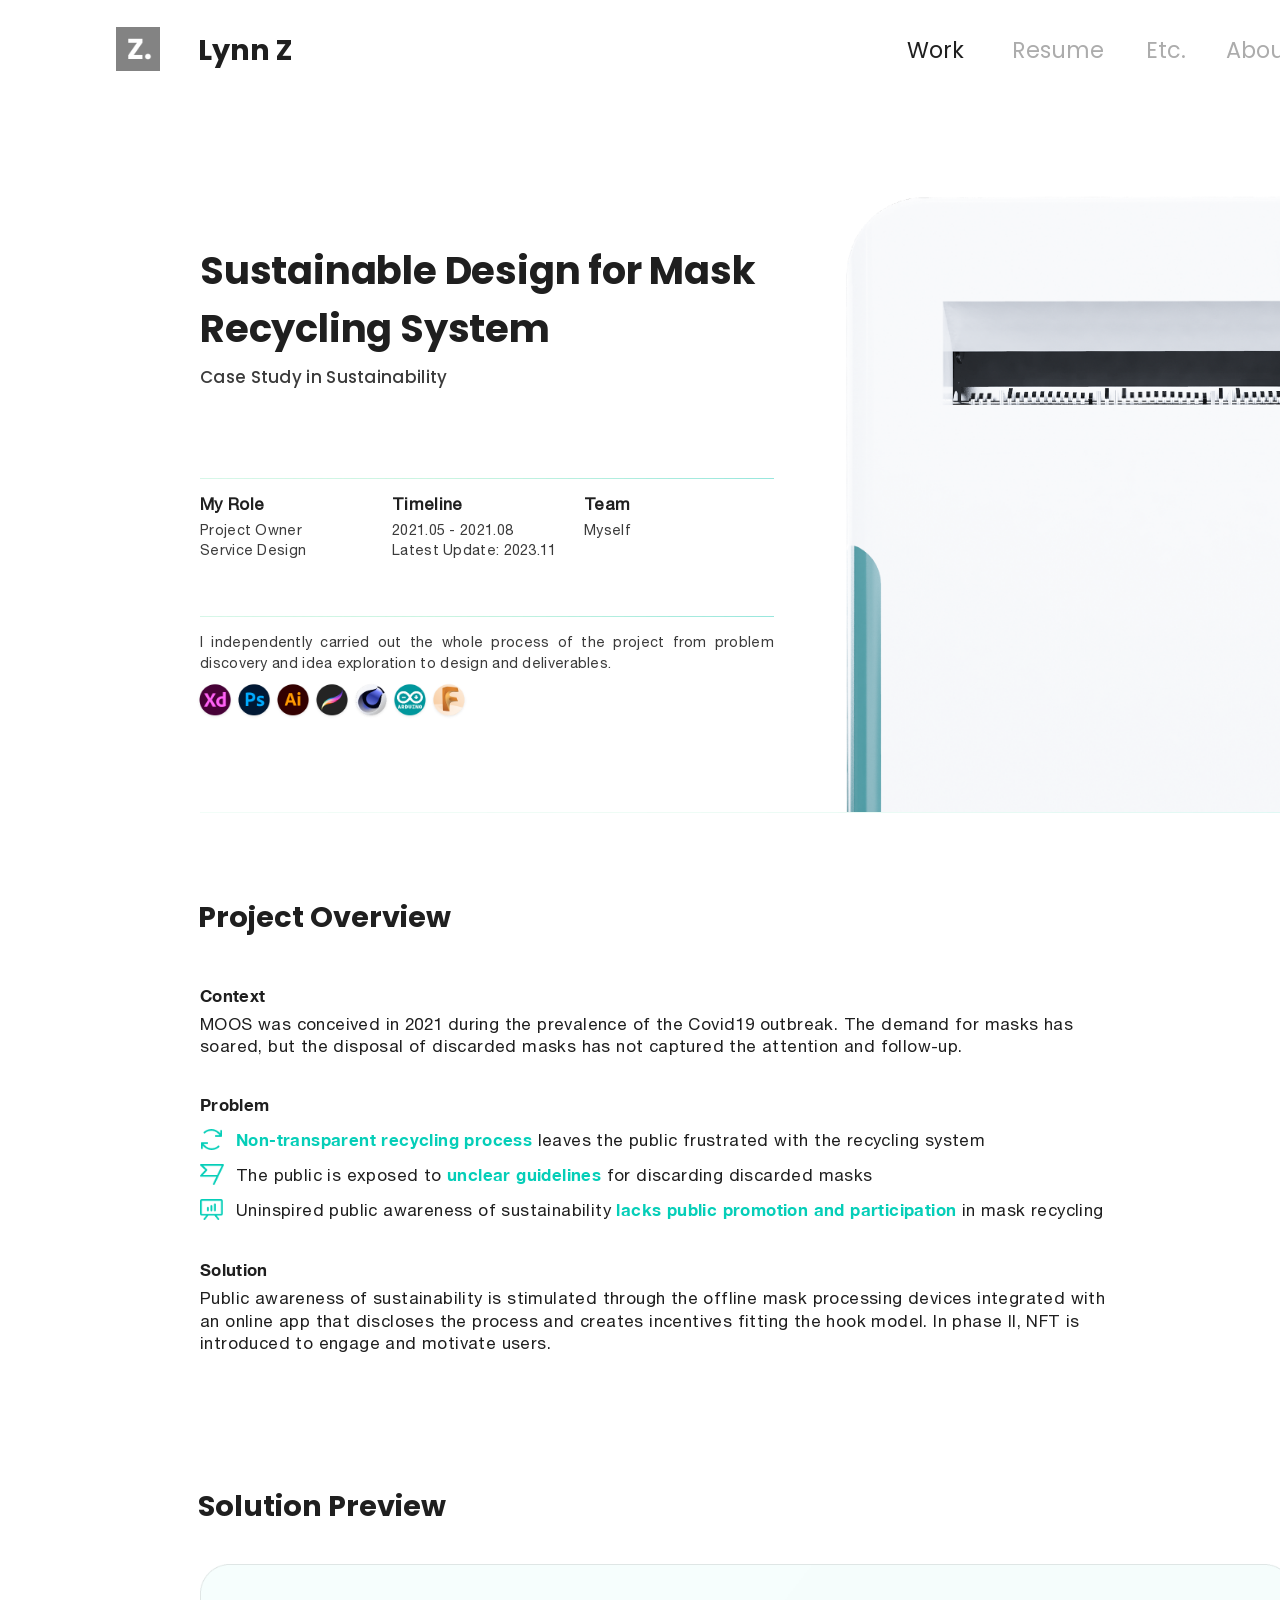
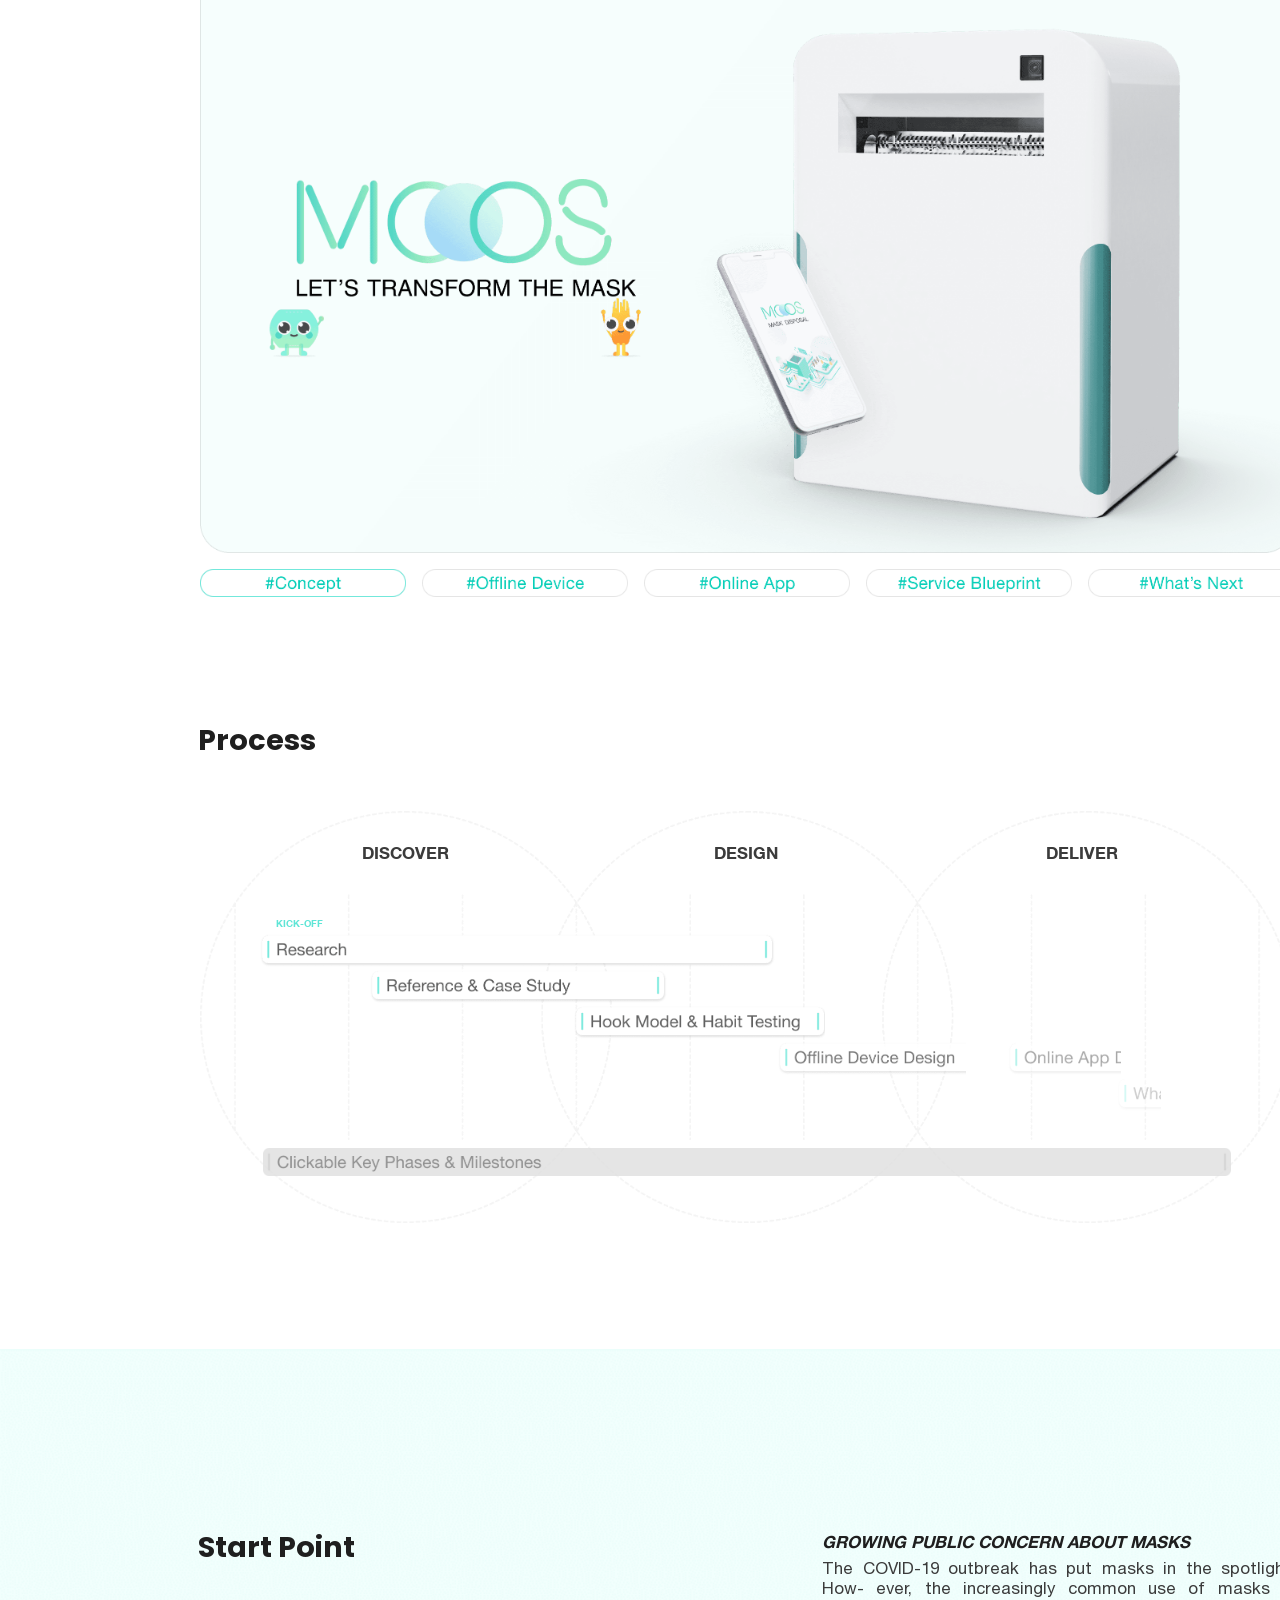
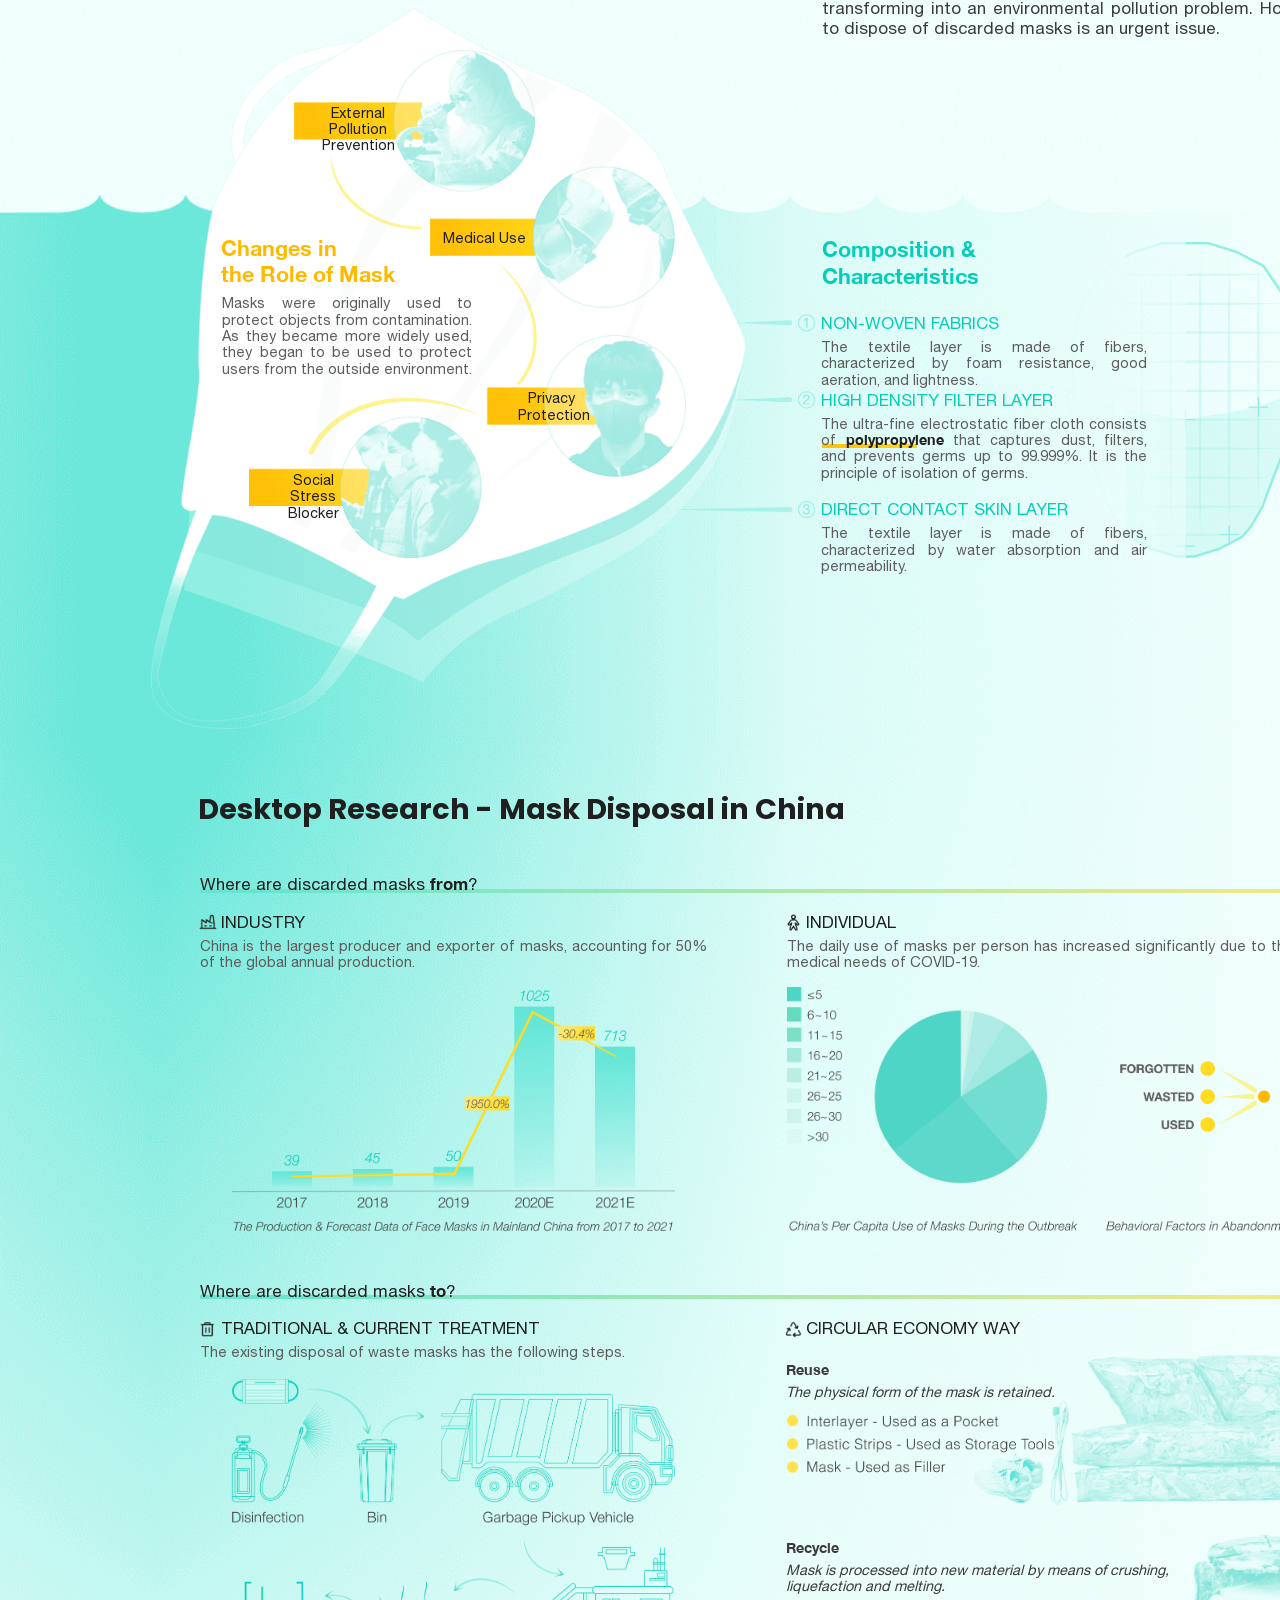
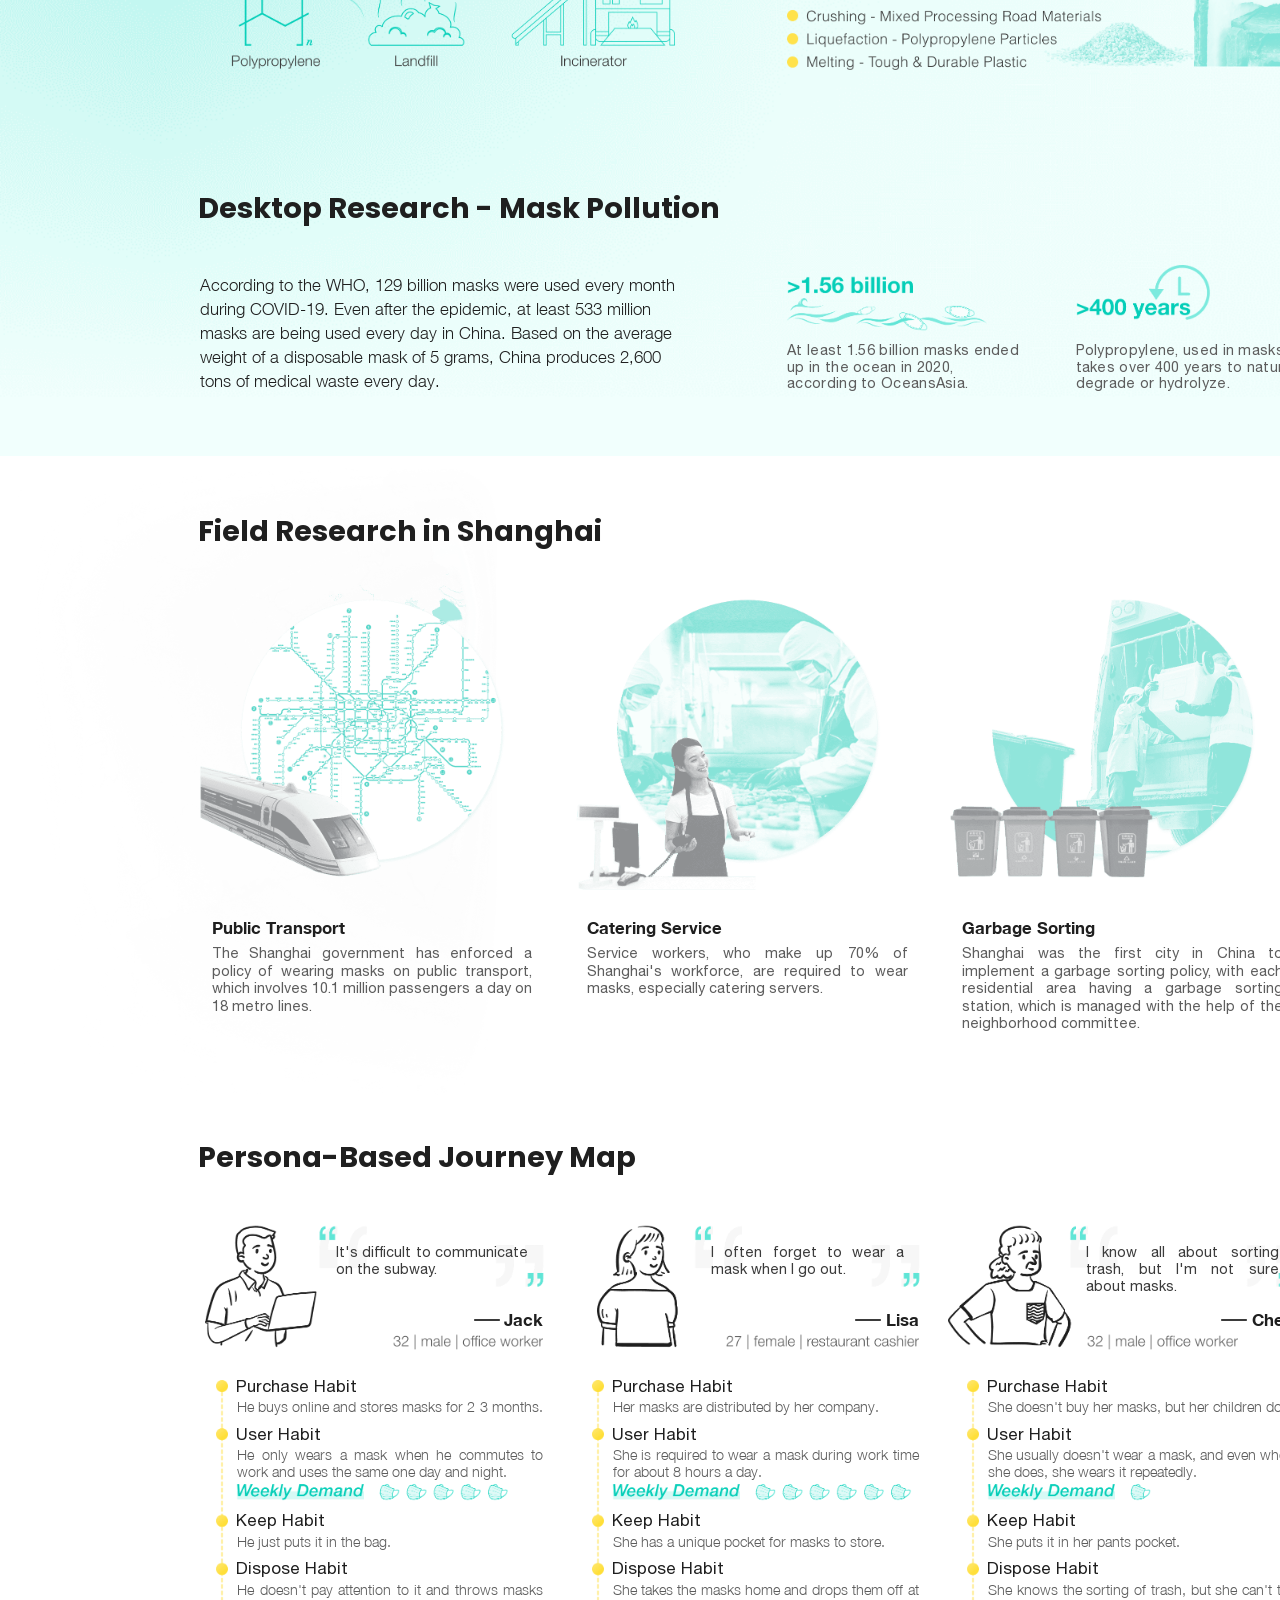
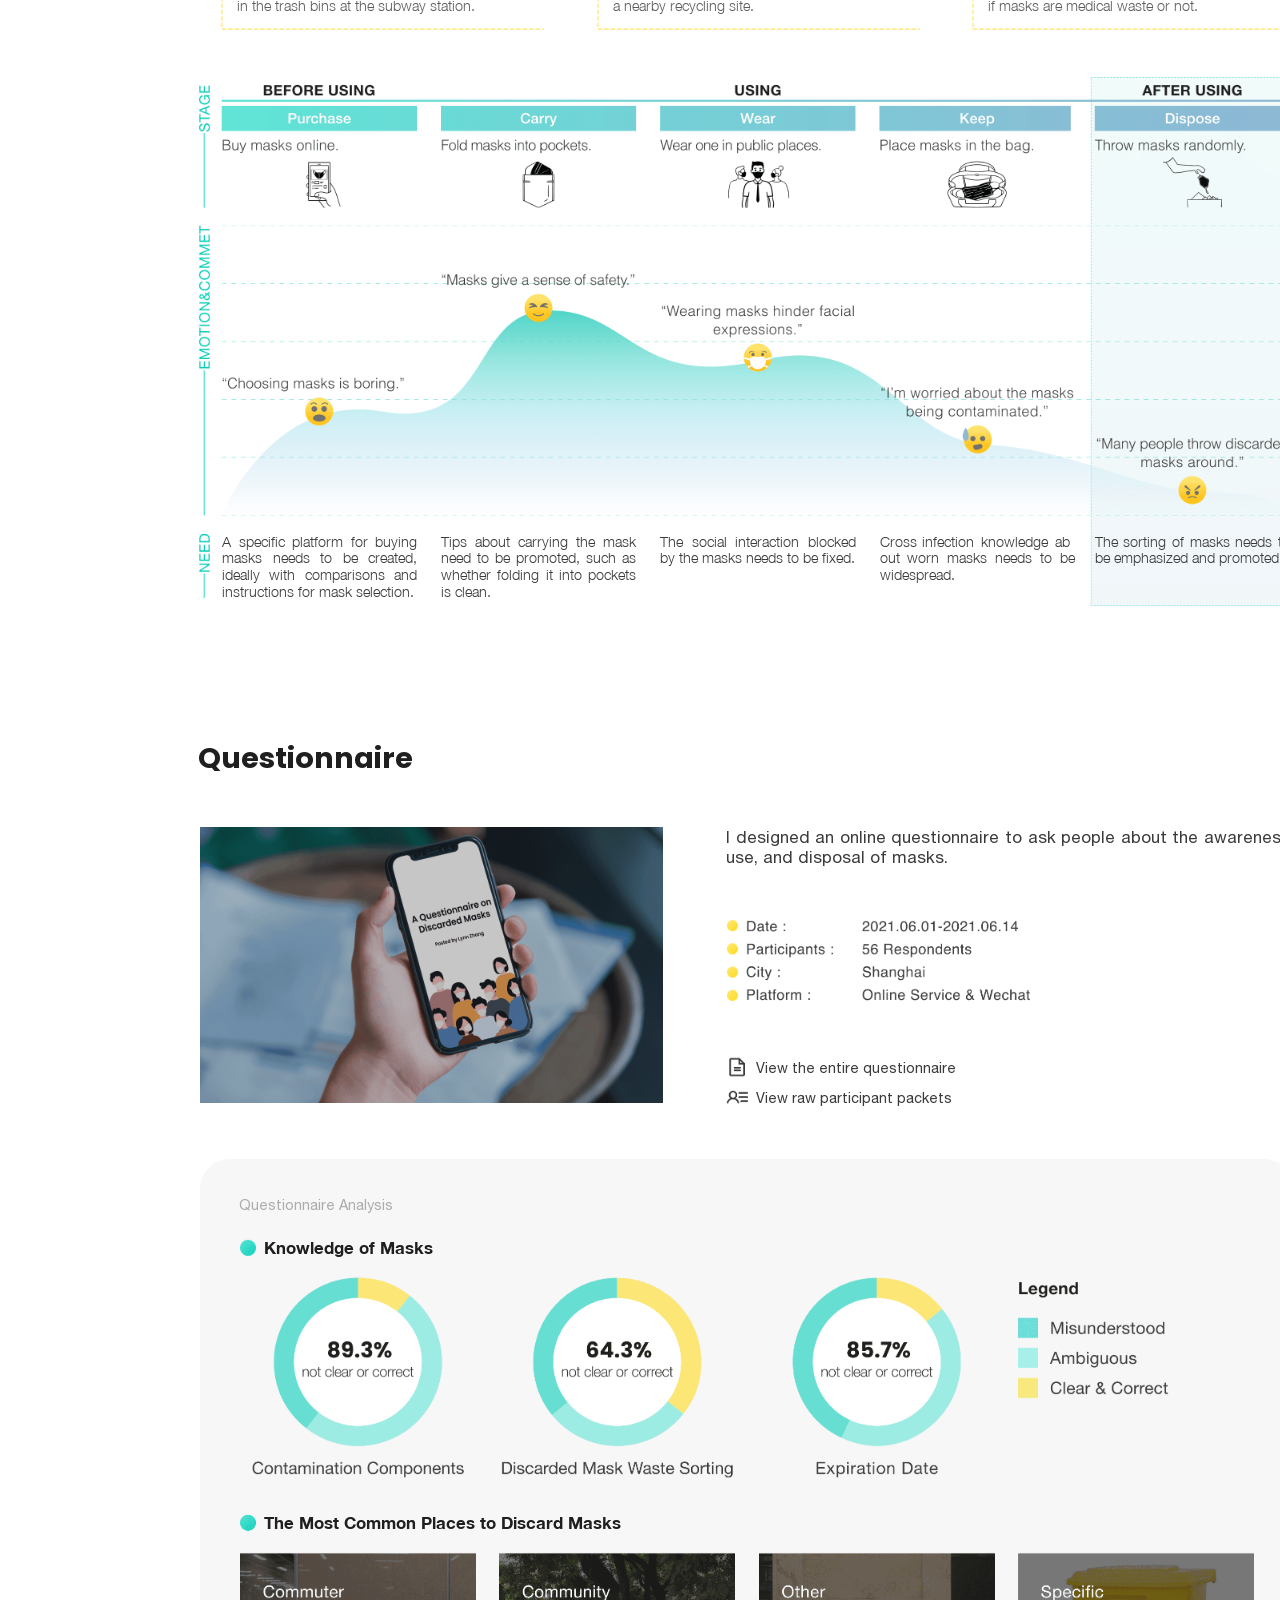
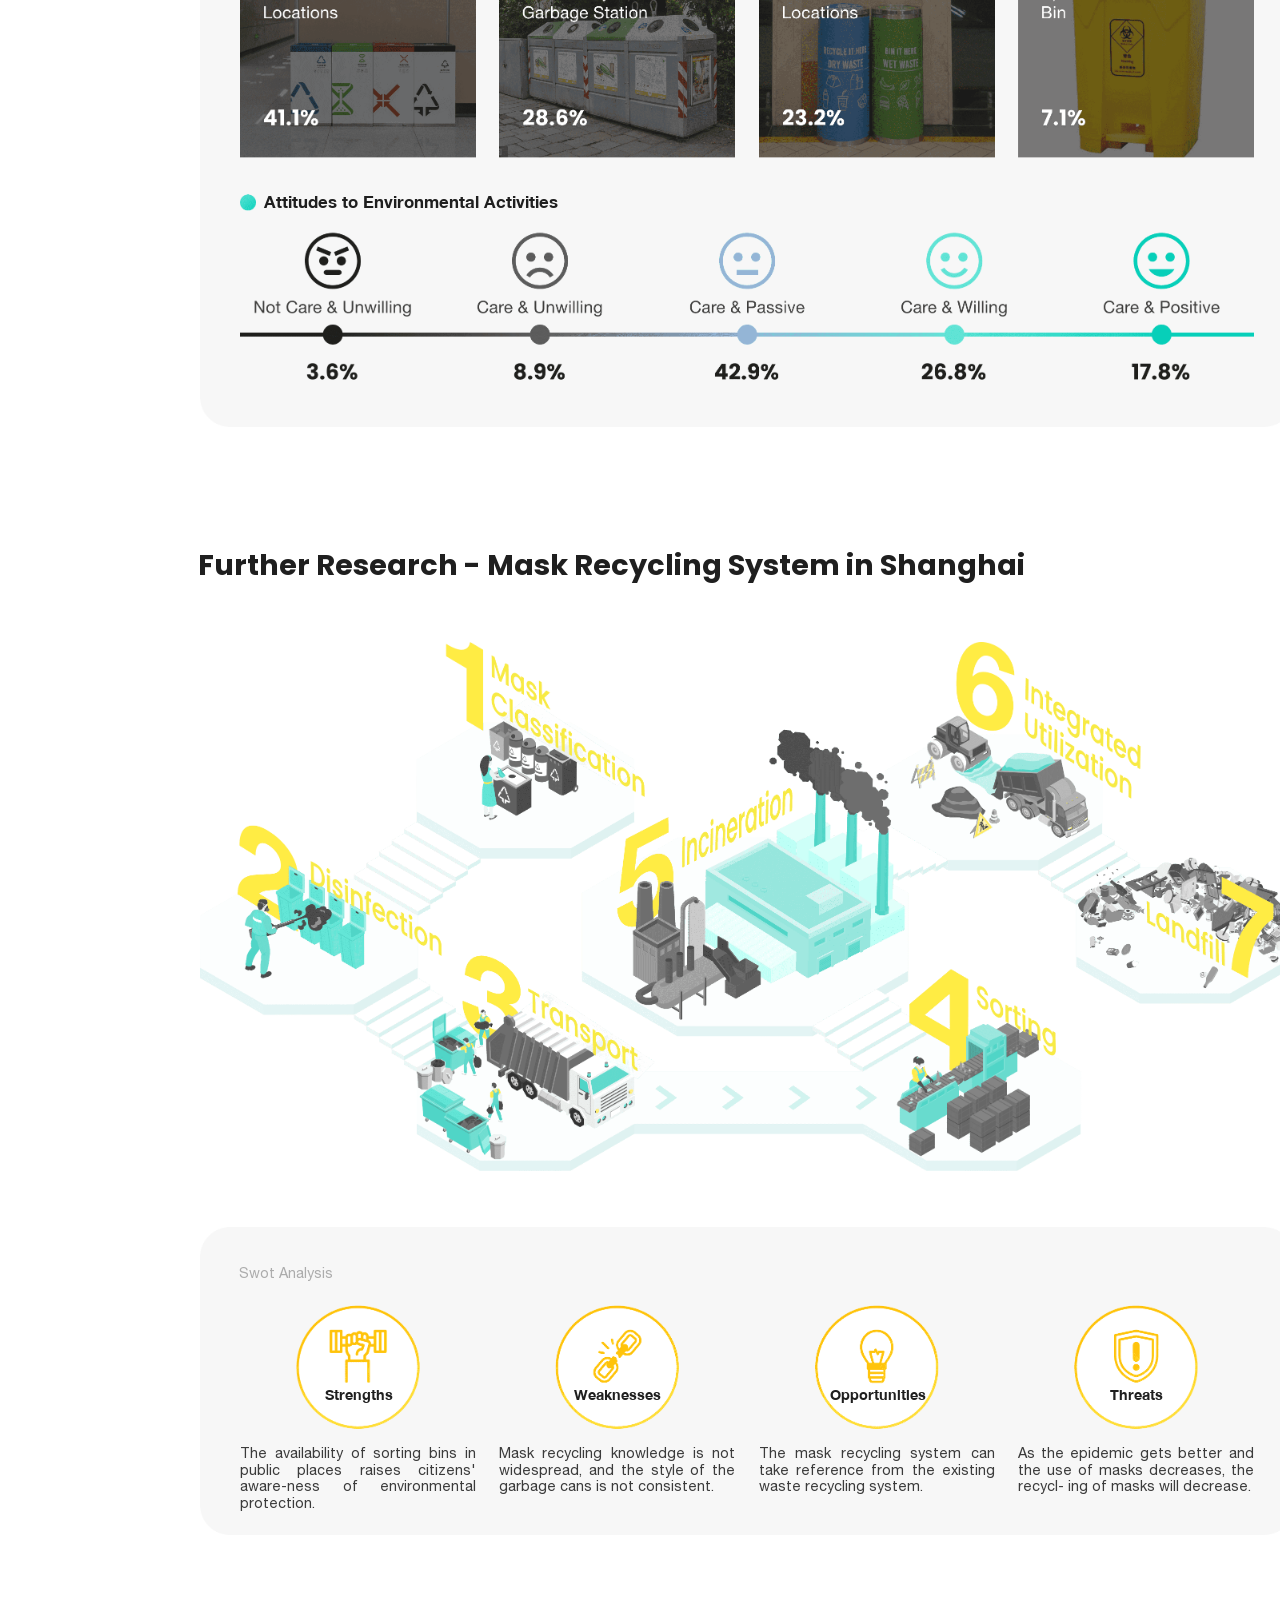
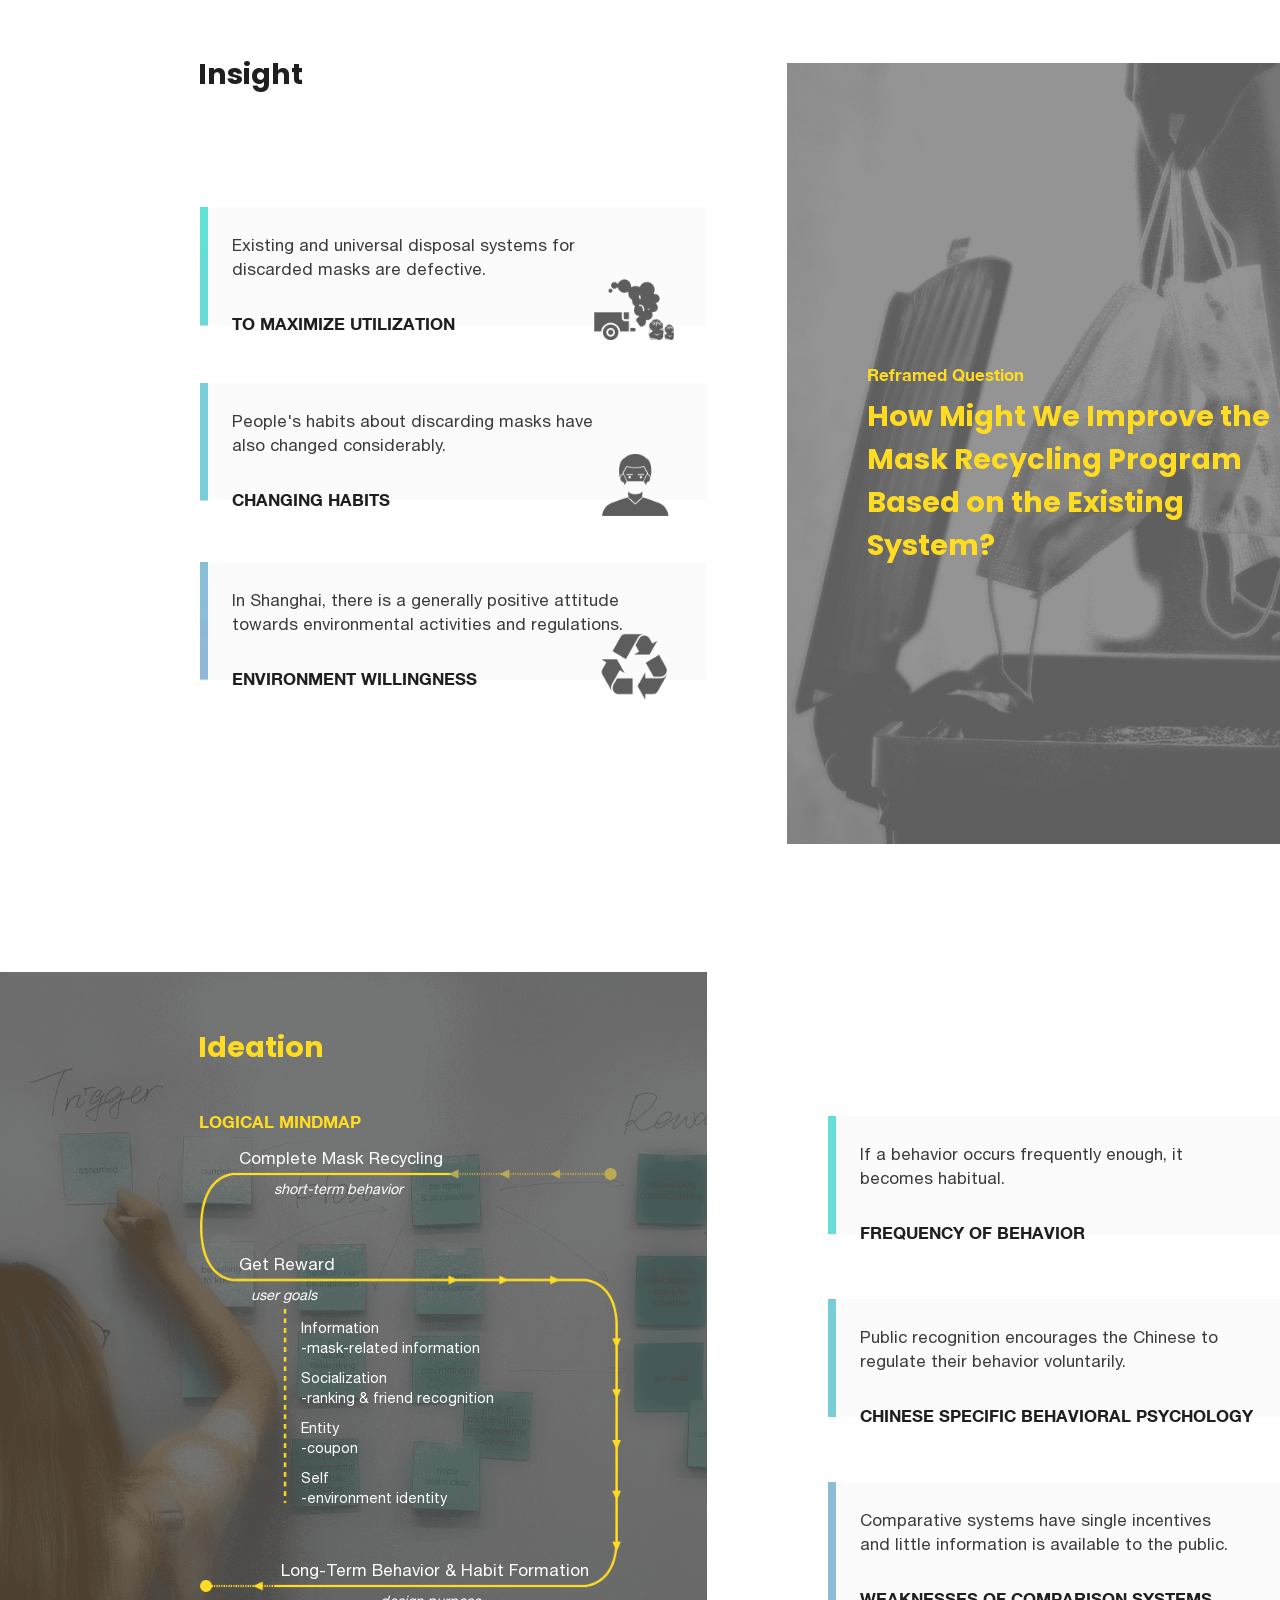
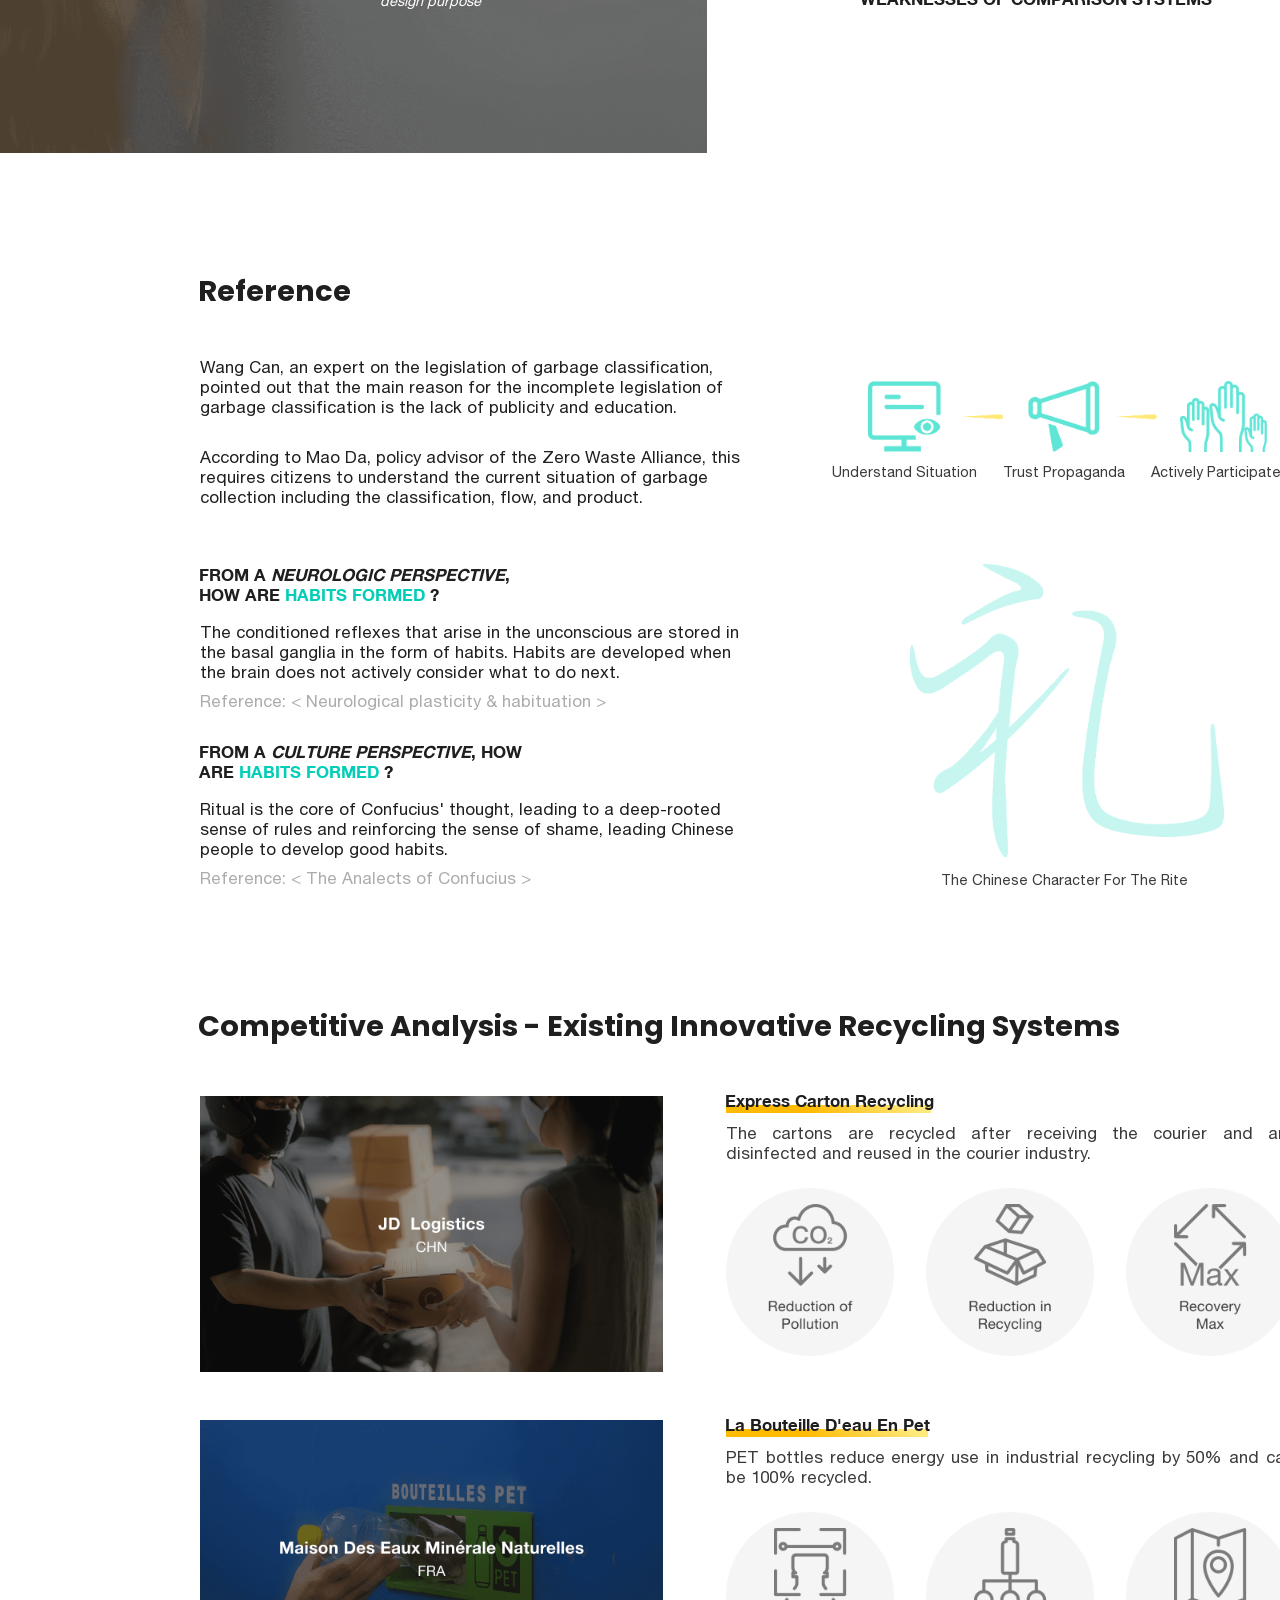
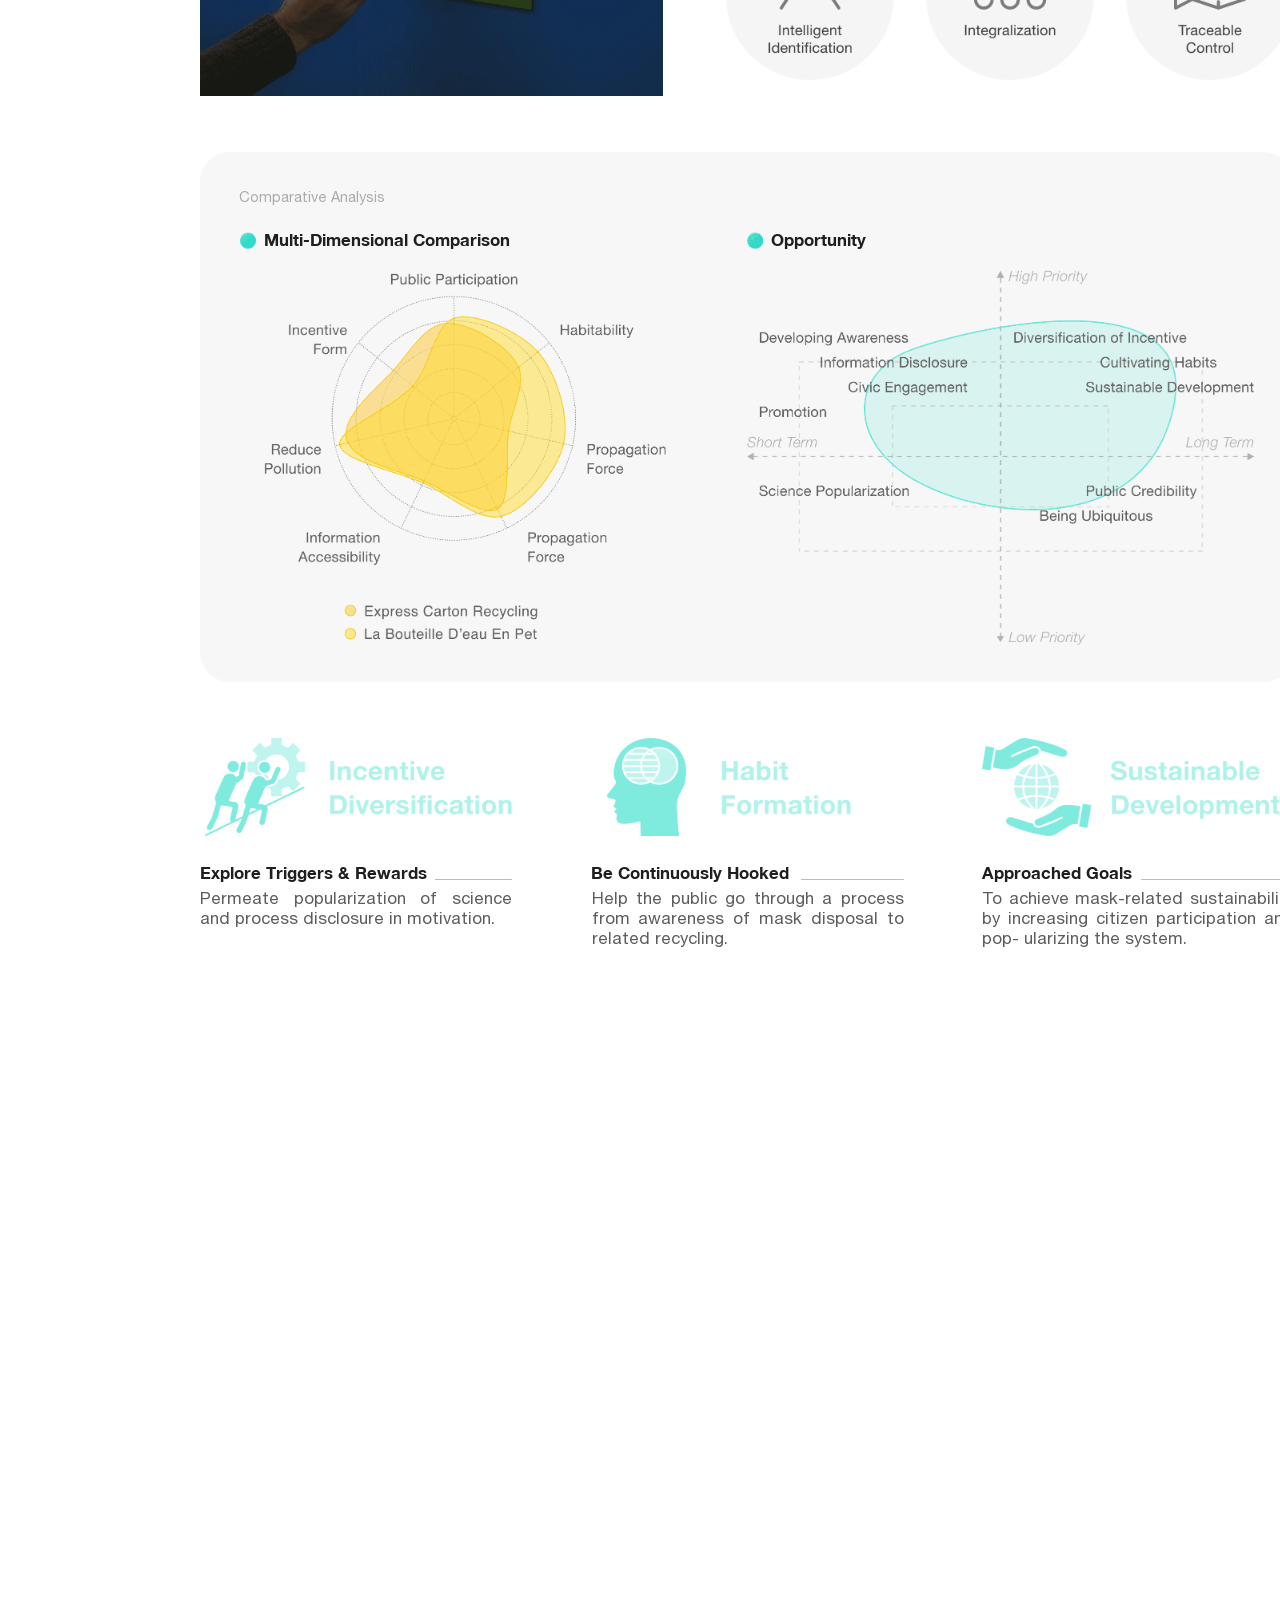
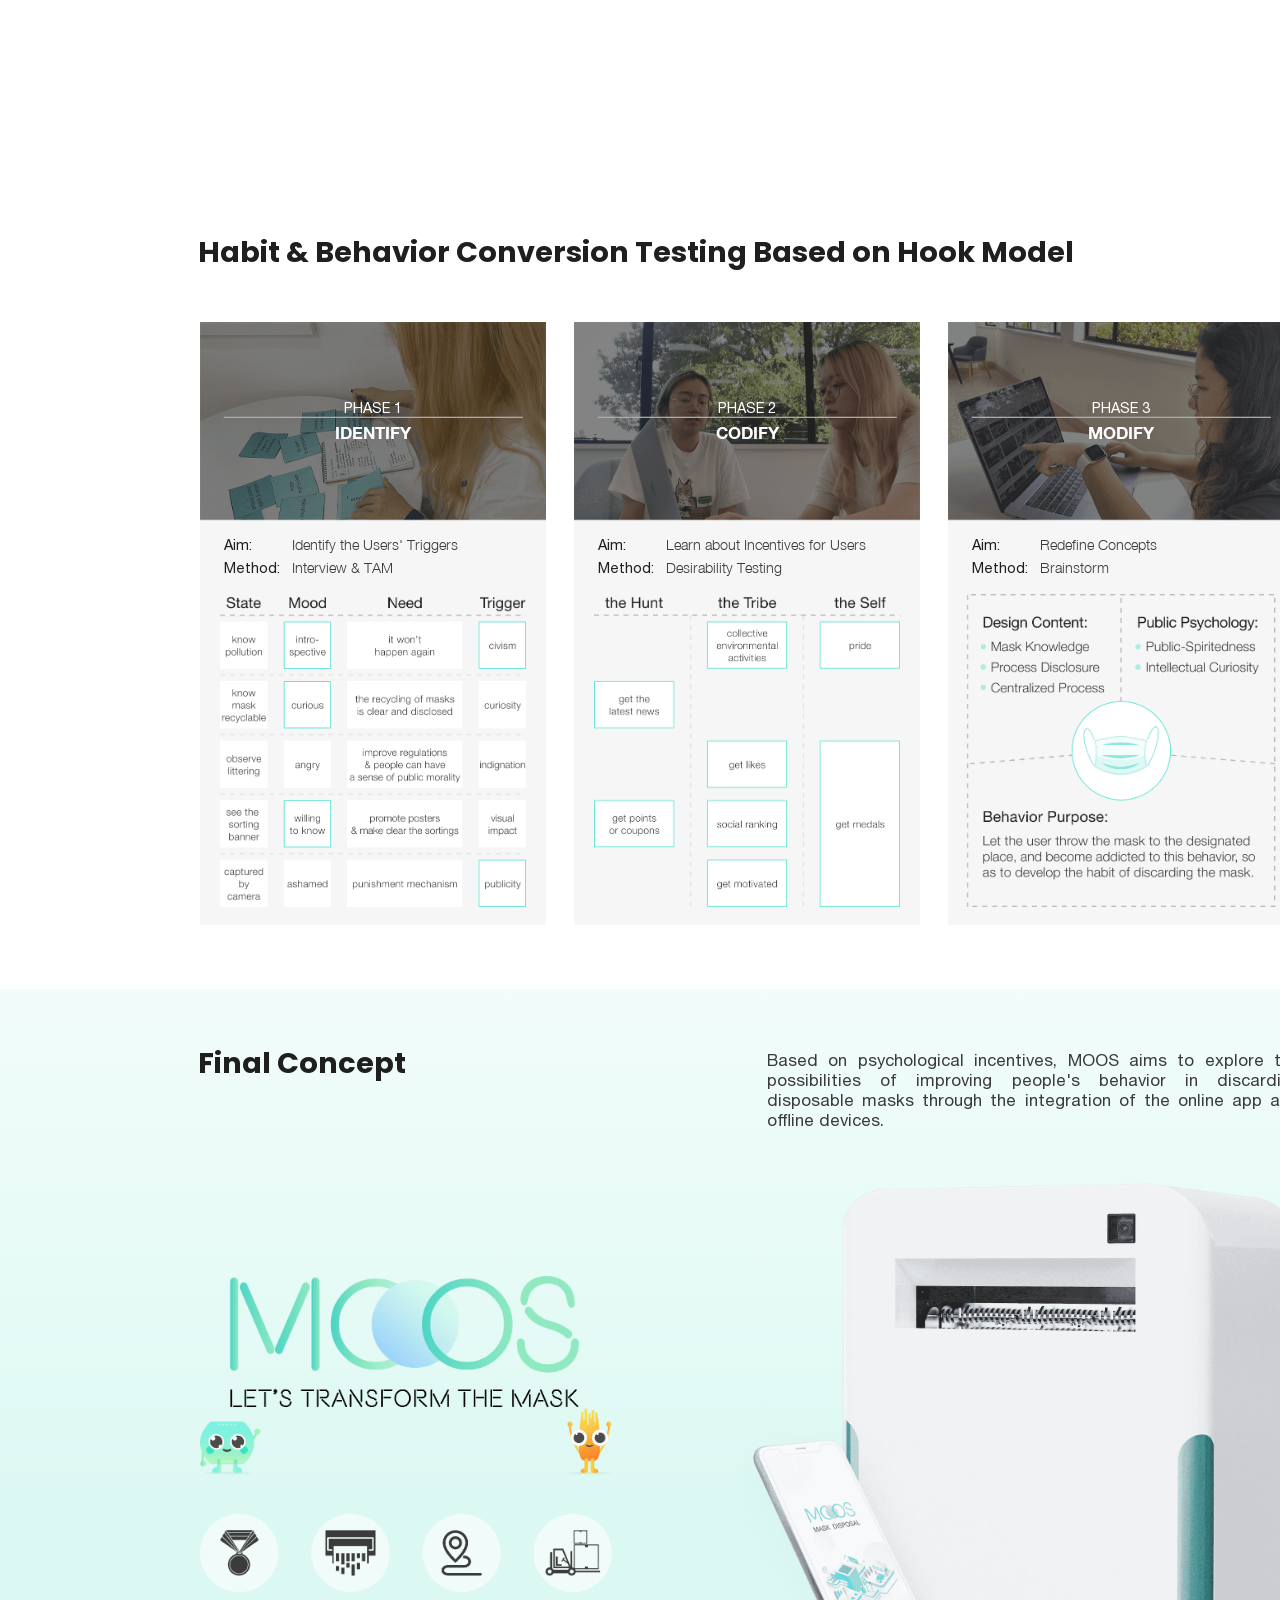
<file: moos.html>
<!DOCTYPE html>
<html lang="en">

<head>
    <meta charset="utf-8">
    <meta name="viewport" content="width=device-width, initial-scale=1.0">
    <title>Lynn Zhang | MOOS</title>
    <style>
        @font-face {
            font-family: 'Helvetica Neue';
            src: url("static/fonts/HelveticaNeue.ttf")
        }

        @font-face {
            font-family: 'Helvetica Neue Bold';
            src: url("static/fonts/HelveticaNeue-Bold.ttf")
        }

        @font-face {
            font-family: 'Helvetica Neue Light';
            src: url("static/fonts/HelveticaNeue-Light.ttf")
        }
    </style>
    <link rel="shortcut icon" href="static/image/cover/favicon.ico">
    <link rel="preconnect" href="https://fonts.googleapis.com">
    <link rel="preconnect" href="https://fonts.gstatic.com" crossorigin>
    <link href="https://fonts.googleapis.com/css2?family=Poppins:wght@300;400;500;700&display=swap" rel="stylesheet">
    <link href="./static/css/style.css" rel="stylesheet">
    <link href="./static/css/moos.css" rel="stylesheet">
    <link rel="stylesheet" href="./static/css/animate.css" />
    <link rel="stylesheet" href="./static/css/lightbox.min.css" />
</head>

<body>
    <div class="nav_work" id="nnn1">
        <div class="content">
            <a href="#" id="sy0">
                <img alt="pic" src="./static/image/common/logo.png" id="sy1"
                    style="width:44.0px;height:44.0px;margin:27.0px 0 0 116.0px;z-index:9999;opacity:1;">
                <img alt="pic" src="./static/image/moos/logo.png" id="sy2"
                    style="width:44.0px;height:44.0px;margin:27.0px 0 0 116.0px;z-index:9999;opacity:0;">
            </a>
            <img alt="pic" src="./static/image/common/click.png"
                style="width:57.6px;height:4px;margin:62.6px 0 0 906.8px;opacity: 0;" id="lig1">
            <img alt="pic" src="./static/image/common/click.png"
                style="width:91.2px;height:4px;margin:62.6px 0 0 1012.4px;opacity: 0;" id="lig2">
            <img alt="pic" src="./static/image/common/click.png"
                style="width:37.2px;height:4px;margin:62.6px 0 0 1146.4px;opacity: 0;" id="lig3">
            <img alt="pic" src="./static/image/common/click.png"
                style="width:68.2px;height:4px;margin:62.6px 0 0 1226.4px;opacity: 0;" id="lig4">
            <a href="/">
                <p class="font111" style="margin:28.6px 0 0 198.2px">Lynn Z</p>
            </a>
            <a href="/">
                <p class="font112" style="margin:33.0px 0 0 906.8px" id="lig11">Work</p>
            </a>
            <a target="_blank"
                href="https://drive.google.com/file/d/1Fj9TLvb60T07fDlUSmnbDXqyg7BCTxRq/view?usp=sharing">
                <p class="font113" style="margin:33.0px 0 0 1012.4px" id="lig22">Resume</p>
            </a>
            <a href="./etc.html">
                <p class="font113" style="margin:33.0px 0 0 1145.6px" id="lig33">Etc.</p>
            </a>
            <a href="./about.html">
                <p class="font113" style="margin:33.0px 0 0 1226.4px" id="lig44">About</p>
            </a>
        </div>
    </div>
    <div id="page0">
        <div class="content">
            <img alt="pic" src="./static/image/moos/page0_back.png" style="height: 684.8px;margin:15px 0 0 670.8px;">
            <p class="font1" style="margin:130.0px 0 0 200px;font-size: 38.4px;letter-spacing: -0.2px;line-height: 58.0px;width: 608.0px;color: #1F1F1F;">Sustainable Design for Mask Recycling System</p>
            <p class="font1" style="margin:245.0px 0 0 200px;font-size: 16.8px;letter-spacing: 0.3px;line-height: 40.0px;font-weight: 500;color: #3B3B3B;">Case Study in Sustainability</p>
            <p class="font3" style="margin:382.4px 0 0 200px;font-size: 16.8px;letter-spacing: 0.3px;line-height:20.8px;color: #1f1f1f;font-weight: bold;">My Role</p>
            <p class="font3" style="margin:382.4px 0 0 392.0px;font-size: 16.8px;letter-spacing: 0.3px;line-height:20.8px;color: #1f1f1f;font-weight: bold;">Timeline</p>
            <p class="font3" style="margin:382.4px 0 0 584.0px;font-size: 16.8px;letter-spacing: 0.3px;line-height:20.8px;color: #1f1f1f;font-weight: bold;">Team</p>
            <p class="font3" style="margin:408.4px 0 0 200px;font-size: 14.4px;letter-spacing: 0.3px;line-height:20.8px;color: #3B3B3B;">Project Owner</p>
            <p class="font3" style="margin:428.4px 0 0 200px;font-size: 14.4px;letter-spacing: 0.3px;line-height:20.8px;color: #3B3B3B;">Service Design</p>
            <p class="font3" style="margin:408.4px 0 0 392.0px;font-size: 14.4px;letter-spacing: 0.3px;line-height:20.8px;color: #3B3B3B;">2021.05 - 2021.08</p>
            <p class="font3" style="margin:428.4px 0 0 392.0px;font-size: 14.4px;letter-spacing: 0.3px;line-height:20.8px;color: #3B3B3B;">Latest Update: 2023.11</p>
            <p class="font3" style="margin:408.4px 0 0 584.0px;font-size: 14.4px;letter-spacing: 0.3px;line-height:20.8px;color: #3B3B3B;">Myself</p>
            <p class="font3" style="margin:520.4px 0 0 200px;font-size: 14.4px;letter-spacing: 0.3px;line-height:20.8px;color: #3B3B3B;width: 574.0px;">I independently carried out the whole process of the project from problem discovery and idea exploration to design and deliverables.</p>
            <!-- <img alt="pic" src="./static/image/iwen/page0_software.png"
                style="width:152.0px;margin:570px 0 0 196.4px"> -->
            <!-- <img alt="pic" src="./static/image/moos/page0_phone.png" style="width:1494.0px;margin:0 0 0 0"> -->
            <img alt="pic" src="./static/image/moos/line1.png" style="width:574.0px;margin:366px 0 0 200px">
            <img alt="pic" src="./static/image/moos/line2.png" style="width:574.0px;margin:504px 0 0 200px">
            <img alt="pic" src="./static/image/moos/line3.png" style="width:1220px;margin:700px 0 0 200px">
            <img alt="pic" src="./static/image/moos/page0_software.png"
                style="width: 272.0px;margin:570px 0 0 196.4px">
            <!-- <a href="static/pdf/MOOS.pdf" target="_blank" id="pdf">
                <img alt="pic" src="./static/image/moos/page0_pdf.png" id="a1"
                    style="width:28.4px;height:28.4px;margin:304.8px 0 0 444.4px;opacity: 1;">
                <img alt="pic" src="./static/image/moos/page0_pdf_hover.png" id="a2"
                    style="width:28.4px;height:28.4px;margin:304.8px 0 0 444.4px;opacity: 0;">
            </a> -->
        </div>
    </div>
    <!-- <div class="wow animate__fadeInUp" data-wow-duration="1.2s" data-wow-delay="0s" data-wow-offset="70">
        <div class="brief" style="margin-top: 50px;height:430.0px;">
            <img alt="pic" src="./static/image/common/dot.png"
                style="width:7.6px;margin:231.2px 0 0 640.0px;position: absolute;">
            <img alt="pic" src="./static/image/common/dot.png"
                style="width:7.6px;margin:287.6px 0 0 640.0px;position: absolute;">
            <p class="font1z" style="margin:106.4px 0 0 200.0px;">Duration</p>
            <p class="font1z" style="margin:164.4px 0 0 200.0px;">Team</p>
            <p class="font2z" style="margin:127.6px 0 0 200.0px;">May 2021 — Ongoing</p>
            <p class="font2z" style="margin:185.6px 0 0 200.0px;">Myself</p>
            <p class="font3z" style="margin:106.4px 0 0 640.0px;">My Role</p>
            <div class="font4z" style="margin:133.2px 0 0 640.0px;">As the <p
                    style="display: inline;font-family: 'Helvetica Neue Bold', sans-serif;color: #1f1f1f;">Project Owner
                    & Service Designer</p>, I independently carried out the whole process of the project from problem
                discovery and idea exploration to design and deliverables.</div>
            <div class="font4z" style="margin:223.6px 0 0 655.6px;width: 638.4px;">
                <p style="display: inline;font-family: 'Helvetica Neue Bold', sans-serif;color: #1f1f1f;">Research:</p>
                Desktop Research, Field Research, User Interview, Questionnaire, Competitive Analysis, Habit Testing,
                and Research Analysis
            </div>
            <div class="font4z" style="margin:280px 0 0 655.6px;width: 638.4px;">
                <p style="display: inline;font-family: 'Helvetica Neue Bold', sans-serif;color: #1f1f1f;">Design:</p>
                Ideation sketching, Product Modeling, Wireframing, Visual Identity, Prototyping, Service Blueprint,
                Storyboard, Interaction & Visual Design
            </div>
        </div>
    </div> -->

    <div class="wow animate__fadeInUp" data-wow-duration="1.2s" data-wow-delay="0s" data-wow-offset="70">
        <div id="role" style="margin-top:30px">
            <div class="content">
                <p class="title" style="margin:53.6px 0 0 198.4px">Project Overview</p>
                <p class="fontx" style="margin:144.0px 0 0 200.0px;">Context</p>
                <p class="fontx" style="margin:252.8px 0 0 200.0px;">Problem</p>
                <p class="fontx" style="margin:418.4px 0 0 200.0px;">Solution</p>
                <p class="font1" style="margin:170.8px 0 0 200.0px;">MOOS was conceived in 2021 during the prevalence of
                    the Covid19 outbreak. The demand for masks has soared, but the disposal of discarded masks has not
                    captured the attention and follow-up.</p>
                <p class="font1" style="margin:445.2px 0 0 200.0px;">Public awareness of sustainability is stimulated
                    through the offline mask processing devices integrated with an online app that discloses the process
                    and creates incentives fitting the hook model. In phase II, NFT is introduced to engage and motivate
                    users.</p>
                <div class="font1" style="margin:286.6px 0 0 236.0px;">
                    <p style="display: inline;font-family: 'Helvetica Neue Bold', sans-serif;color: #05CEB8">
                        Non-transparent recycling process </p> leaves the public frustrated with the recycling system
                </div>
                <div class="font1" style="margin:321.8px 0 0 236.0px;">The public is exposed to <p
                        style="display: inline;font-family: 'Helvetica Neue Bold', sans-serif;color: #05CEB8">unclear
                        guidelines </p>for discarding discarded masks</div>
                <div class="font1" style="margin:357px 0 0 236.0px;">Uninspired public awareness of sustainability <p
                        style="display: inline;font-family: 'Helvetica Neue Bold', sans-serif;color: #05CEB8">lacks
                        public promotion and participation </p> in mask recycling</div>
                <img alt="pic" src="./static/image/moos/111.png"
                    style="width:21.2px;margin:286.8px 0 0 201.2px;position: absolute;">
                <img alt="pic" src="./static/image/moos/222.png"
                    style="width:23.9px;margin:322.0px 0 0 200px;position: absolute;">
                <img alt="pic" src="./static/image/moos/333.png"
                    style="width:23.0px;margin:357.2px 0 0 200.4px;position: absolute;">
            </div>
        </div>
    </div>
    <div class="wow animate__fadeInUp" data-wow-duration="1.2s" data-wow-delay="0s" data-wow-offset="70">
        <div id="page_pre" style="margin-top:-70px">
            <p class="title" style="margin:118.8px 0 0 198.4px">Solution Preview</p>
            <img alt="pic" src="./static/image/moos/pre.png"
                style="width:1094.0px;margin:197.6px 0 0 200px;position: absolute;">
            <img alt="pic" src="./static/image/moos/Concept.png" id="pc1"
                style="width:1094.0px;margin:197.6px 0 0 200px;position: absolute;">
            <img alt="pic" src="./static/image/moos/OfflineDevice.png" id="pc2"
                style="width:1012.4px;margin:197.6px 0 0 221.6px;position: absolute;display: none;">
            <img alt="pic" src="./static/image/moos/OnlineApp.png" id="pc3"
                style="width:1094.0px;margin:197.6px 0 0 200px;position: absolute;display: none;">
            <img alt="pic" src="./static/image/moos/ServiceBlueprint.png" id="pc4"
                style="width:974.0px;margin:197.6px 0 0 260.0px;position: absolute;display: none;">
            <img alt="pic" src="./static/image/moos/whatnext.png" id="pc5"
                style="width:1094.0px;margin:197.6px 0 0 200.0px;position: absolute;display: none;">
            <a href="javascript:void(0);" id="pre_res" onclick="display1()">
                <img alt="pic" id="pre_res1" src="./static/image/moos/pre_res.png"
                    style="height:27.6px;margin:803.2px 0 0 200.0px;opacity:1">
                <img alt="pic" id="pre_res2" src="./static/image/moos/pre_res_h.png"
                    style="height:27.6px;margin:803.2px 0 0 200.0px;opacity:1">
            </a>
            <a href="javascript:void(0);" id="pre_inf" onclick="display2()">
                <img alt="pic" id="pre_inf1" src="./static/image/moos/pre_inf.png"
                    style="height:27.6px;margin:803.2px 0 0 422.0px;opacity:1">
                <img alt="pic" id="pre_inf2" src="./static/image/moos/pre_inf_h.png"
                    style="height:27.6px;margin:803.2px 0 0 422.0px;opacity:0">
            </a>
            <a href="javascript:void(0);" id="pre_bra" onclick="display3()">
                <img alt="pic" id="pre_bra1" src="./static/image/moos/pre_bra.png"
                    style="height:27.6px;margin:803.2px 0 0 644.0px;opacity:1">
                <img alt="pic" id="pre_bra2" src="./static/image/moos/pre_bra_h.png"
                    style="height:27.6px;margin:803.2px 0 0 644.0px;opacity:0">
            </a>
            <a href="javascript:void(0);" id="pre_hi" onclick="display4()">
                <img alt="pic" id="pre_hi1" src="./static/image/moos/pre_hi.png"
                    style="height:27.6px;margin:803.2px 0 0 866.0px;opacity:1">
                <img alt="pic" id="pre_hi2" src="./static/image/moos/pre_hi_h.png"
                    style="height:27.6px;margin:803.2px 0 0 866.0px;opacity:0">
            </a>
            <a href="javascript:void(0);" id="pre_des" onclick="display5()">
                <img alt="pic" id="pre_des1" src="./static/image/moos/pre_des.png"
                    style="height:27.6px;margin:803.2px 0 0 1088.0px;opacity:1">
                <img alt="pic" id="pre_des2" src="./static/image/moos/pre_des_h.png"
                    style="height:27.6px;margin:803.2px 0 0 1088.0px;opacity:0">
            </a>
        </div>
    </div>
    <div class="ps" style="display: none;" id="nnn2">
        <img alt="pic" src="./static/image/common/line.png"
            style="height:1px;width:100%;margin:95.0px 0 0 0;opacity: 0.6;position: absolute;">
        <div class="content">
            <a href="javascript:void(0);" onclick="discover()">
                <img alt="pic" src="./static/image/common/discover.png" id="dis1"
                    style="width:88.8px;margin:28.6px 0 0 338.0px;position: absolute;">
                <img alt="pic" src="./static/image/common/discover1.png" id="dis"
                    style="width:88.8px;margin:28.6px 0 0 338.0px;position: absolute;display: none;">
            </a>
            <a href="javascript:void(0);" onclick="design()">
                <img alt="pic" src="./static/image/common/design.png" id="des1"
                    style="width:65.6px;margin:27.0px 0 0 714.4px;position: absolute;">
                <img alt="pic" src="./static/image/common/design1.png" id="des"
                    style="width:65.6px;margin:27.0px 0 0 714.4px;position: absolute;display: none;">
            </a>
            <a href="javascript:void(0);" onclick="deliver()">
                <img alt="pic" src="./static/image/common/deliver.png" id="del1"
                    style="width:72.8px;margin:27.0px 0 0 1075.2px;position: absolute;">
                <img alt="pic" src="./static/image/common/deliver1.png" id="del"
                    style="width:72.8px;margin:27.0px 0 0 1075.2px;position: absolute;display: none;">
            </a>
            <a href="#" id="sl0">
                <img alt="pic" src="./static/image/common/logo.png" id="sl1"
                    style="width:44.0px;height:44.0px;margin:27.0px 0 0 116.0px;position: absolute;z-index:9999;opacity:1;">
                <img alt="pic" src="./static/image/moos/logo.png" id="sl2"
                    style="width:44.0px;height:44.0px;margin:27.0px 0 0 116.0px;position: absolute;z-index:9999;opacity:0;">
            </a>
            <img alt="pic" src="./static/image/moos/lll.png" id="lll3"
                style="height:2px;width:364.8px;margin:93.5px 0 0 929.4px;opacity: 0;position: absolute;">
            <img alt="pic" src="./static/image/moos/lll.png" id="lll2"
                style="height:2px;width:364.8px;margin:93.5px 0 0 564.6px;opacity: 0;position: absolute;">
            <img alt="pic" src="./static/image/moos/lll.png" id="lll1"
                style="height:2px;width:364.8px;margin:93.5px 0 0 199.8px;opacity: 0;position: absolute;">
        </div>
    </div>
    <div class="wow animate__fadeInUp" data-wow-duration="1.2s" data-wow-delay="0s" data-wow-offset="70">
        <div id="process">
            <p class="title" style="margin:98px 0 0 198px;">Process</p>
            <p class="font1" style="margin:224.0px 0 0 361.6px;">DISCOVER</p>
            <p class="font1" style="margin:224.0px 0 0 714.4px;">DESIGN</p>
            <p class="font1" style="margin:224.0px 0 0 1046.0px;">DELIVER</p>
            <p class="font30" style="margin:297.6px 0 0 276.0px;">KICK-OFF</p>
            <img alt="pic" src="./static/image/moos/process.png"
                style="height:412.0px;width:1094.0px;margin:190px 0 0 200.0px">
            <img alt="pic" src="./static/image/common/kp.png" style="width: 967.6px;margin:527.6px 0 0 263.2px">
            <div style="position:absolute;height:35.2px;width:0;margin:312.4px 0 0 258.8px;overflow: hidden;" id="pp1">
                <a href="#" id="p_r">
                    <img alt="pic" id="p_r1" src="./static/image/moos/process_r.png"
                        style="height:35.2px;width:516.8px;margin:0 0 0 0;opacity:0">
                    <img alt="pic" id="p_r2" src="./static/image/moos/process_r_h.png"
                        style="height:35.2px;width:516.8px;margin:0 0 0 0;opacity:0">
                </a>
            </div>
            <div style="position:absolute;height:35.2px;width:0;margin:348.4px 0 0 368.8px;overflow: hidden;" id="pp2">
                <a href="#" id="p_e">
                    <img alt="pic" id="p_e1" src="./static/image/moos/process_rc.png"
                        style="height:35.2px;width:298.8px;margin:0 0 0 0;opacity:0">
                    <img alt="pic" id="p_e2" src="./static/image/moos/process_rc_h.png"
                        style="height:35.2px;width:298.8px;margin:0 0 0 0;opacity:0">
                </a>
            </div>
            <div style="position:absolute;height:35.2px;width:0;margin:384.4px 0 0 573.2px;overflow: hidden;" id="pp3">
                <a href="#" id="p_w">
                    <img alt="pic" id="p_w1" src="./static/image/moos/process_hm.png"
                        style="height:35.2px;width:255.2px;margin:0 0 0 0;opacity:0">
                    <img alt="pic" id="p_w2" src="./static/image/moos/process_hm_h.png"
                        style="height:35.2px;width:255.2px;margin:0 0 0 0;opacity:0">
                </a>
            </div>
            <div style="position:absolute;height:35.2px;width:0;margin:420.4px 0 0 776.8px;overflow: hidden;" id="pp4">
                <a href="#" id="p_s">
                    <img alt="pic" id="p_s1" src="./static/image/moos/process_od.png"
                        style="height:35.2px;width:229.2px;margin:0 0 0 0;opacity:0">
                    <img alt="pic" id="p_s2" src="./static/image/moos/process_od_h.png"
                        style="height:35.2px;width:229.2px;margin:0 0 0 0;opacity:0">
                </a>
            </div>
            <div style="position:absolute;height:35.2px;width:0;margin:420.4px 0 0 1006.8px;overflow: hidden;" id="pp5">
                <a href="#" id="p_i">
                    <img alt="pic" id="p_i1" src="./static/image/moos/process_oa.png"
                        style="height:35.2px;width:212.0px;margin:0 0 0 0;opacity:0">
                    <img alt="pic" id="p_i2" src="./static/image/moos/process_oa_h.png"
                        style="height:35.2px;width:212.0px;margin:0 0 0 0;opacity:0">
                </a>
            </div>
            <div style="position:absolute;height:35.2px;width:0;margin:456.4px 0 0 1116.0px;overflow: hidden;" id="pp6">
                <a href="#" id="p_f">
                    <img alt="pic" id="p_f1" src="./static/image/moos/process_wn.png"
                        style="height:35.2px;width:146.8px;margin:0 0 0 0;opacity:0">
                    <img alt="pic" id="p_f2" src="./static/image/moos/process_wn_h.png"
                        style="height:35.2px;width:146.8px;margin:0 0 0 0;opacity:0">
                </a>
            </div>
        </div>
    </div>
    <div id="page1">
        <div class="wow animate__fadeInUp" data-wow-duration="1.2s" data-wow-delay="0s" data-wow-offset="30">
            <div class="content">
                <!-- <img alt="pic" src="./static/image/moos/page1_backg.png"
                    style="height:788.8px;margin:210.8px 0 0 -270px"> -->
                <img alt="pic" src="./static/image/moos/page1_mk.png" style="height:721.4px;margin:259.1px 0 0 150.6px">
                <p class="title" style="margin:177.2px 0 0 198px;">Start Point</p>
                <img alt="pic" src="./static/image/moos/page1_change.png"
                    style="height:508.8px;margin:300.8px 0 0 249.2px">
                <img alt="pic" src="./static/image/moos/page1_num.png"
                    style="height:203.6px;margin:565.6px 0 0 673.8px">
                <img alt="pic" src="./static/image/moos/page1_mask.png"
                    style="height:316.8px;margin:492.8px 0 0 1063.0px">
                <img alt="pic" src="./static/image/moos/page1_highlight.png"
                    style="height:4px;width:95px;margin:694.8px 0 0 822.0px">
                <p class="font1" style="margin:355.8px 0 0 301.7px;text-align:center;width:112.8px">External Pollution
                    Prevention</p>
                <p class="font1" style="margin:641.4px 0 0 518.0px;text-align:center;width:66.4px">Privacy
                    Protection</p>
                <p class="font1" style="margin:723.0px 0 0 271.2px;text-align:center;width:84.0px">Social Stress
                    Blocker</p>
                <p class="font1" style="margin:480.8px 0 0 442.5px;">Medical Use</p>
                <p class="font23" style="margin:486.6px 0 0 220.6px;width: 182.0px;">Changes
                    in</p>
                <p class="font23" style="margin:512.6px 0 0 220.6px;width: 182.0px;">the Role of Mask</p>
                <p class="font23" style="margin:487.2px 0 0 822.0px;width: 182.0px;color:#05CEB8">Composition &
                    Characteristics</p>
                <p class="font2"
                    style="margin:183.2px 0 0 822.0px;font-style: italic;font-family: 'Helvetica Neue Bold', sans-serif;">
                    GROWING PUBLIC
                    CONCERN
                    ABOUT MASKS</p>
                <p class="font4" style="margin:546.4px 0 0 222.4px;width: 250.0px;">Masks were originally used to
                    protect
                    objects from contamination. As they became more widely used, they began to be used to protect users
                    from
                    the
                    outside environment.</p>
                <p class="font3" style="margin:209.2px 0 0 822.0px;width: 473.0px;">The COVID-19 outbreak has put masks
                    in
                    the
                    spotlight. How- ever, the increasingly common use of masks is transforming into an environmental
                    pollution
                    problem. How to dispose of discarded masks is an urgent issue.</p>
                <p class="font5" style="margin:564.0px 0 0 820.8px;">NON-WOVEN FABRICS</p>
                <p class="font5" style="margin:640.8px 0 0 820.8px;">HIGH DENSITY FILTER LAYER</p>
                <p class="font5" style="margin:750.4px 0 0 820.8px;">DIRECT CONTACT SKIN LAYER</p>
                <p class="font4" style="margin:590.0px 0 0 821.2px;width: 326.0px;">The textile layer is made of fibers,
                    characterized by foam resistance, good aeration, and lightness.</p>
                <div class="font4" style="margin:666.8px 0 0 821.2px;width: 326.0px;">The ultra-fine electrostatic fiber
                    cloth
                    consists of <p
                        style="display: inline;font-family: 'Helvetica Neue Bold', sans-serif;color:#1f1f1f;">
                        polypropylene</p> that captures dust, filters, and prevents germs up to 99.999%. It is the
                    principle
                    of
                    isolation of germs.</div>
                <p class="font4" style="margin:776.4px 0 0 821.2px;width: 326.0px;">The textile layer is made of fibers,
                    characterized by water absorption and air permeability.</p>
            </div>
        </div>
        <div class="wow animate__fadeInUp" data-wow-duration="1.2s" data-wow-delay="0s" data-wow-offset="70">
            <div class="content1">
                <p class="title" style="margin:39.6px 0 0 198px;">Desktop Research - Mask Disposal in China</p>
                <img alt="pic" src="./static/image/moos/page1_icon1.png"
                    style="height:17.2px;margin:165.2px 0 0 199.2px">
                <img alt="pic" src="./static/image/moos/page1_icon2.png"
                    style="height:17.2px;margin:165.2px 0 0 784.8px">
                <img alt="pic" src="./static/image/moos/page1_icon3.png"
                    style="height:17.2px;margin:572.0px 0 0 199.2px">
                <img alt="pic" src="./static/image/moos/page1_icon4.png"
                    style="height:17.2px;margin:572.0px 0 0 784.8px">
                <img alt="pic" src="./static/image/moos/page1_industry.png"
                    style="height:245.6px;margin:238.4px 0 0 200.0px">
                <img alt="pic" src="./static/image/moos/page1_individual.png"
                    style="height:245.6px;margin:238.4px 0 0 787.2px">
                <img alt="pic" src="./static/image/moos/page1_cir.png"
                    style="height:314.8px;margin:606.0px 0 0 787.2px">
                <img alt="pic" src="./static/image/moos/page1_tra.png"
                    style="height:290.6px;margin:630.0px 0 0 228.8px">
                <img alt="pic" src="./static/image/moos/page1_highlight2.png"
                    style="height:4px;width:1094.0px;margin:140.0px 0 0 200.0px">
                <img alt="pic" src="./static/image/moos/page1_highlight2.png"
                    style="height:4px;width:1094.0px;margin:546.4px 0 0 200.0px">
                <p class="font6" style="margin:612.4px 0 0 786.0px;font-family: 'Helvetica Neue Bold', sans-serif;">
                    Reuse</p>
                <p class="font7" style="margin:634.8px 0 0 786.0px;">The physical form of the mask is retained.</p>
                <p class="font7" style="margin:812.8px 0 0 786.0px;width: 392.0px;">Mask is processed into new material
                    by
                    means of crushing, liquefaction and melting.</p>
                <p class="font6" style="margin:790.4px 0 0 786.0px;font-family: 'Helvetica Neue Bold', sans-serif;">
                    Recycle</p>
                <p class="font5" style="margin:163.2px 0 0 220.8px;color:#1F1F1F">INDUSTRY</p>
                <p class="font5" style="margin:163.2px 0 0 806.0px;color:#1F1F1F">INDIVIDUAL</p>
                <p class="font5" style="margin:569.6px 0 0 220.8px;color:#1F1F1F">TRADITIONAL & CURRENT TREATMENT</p>
                <p class="font5" style="margin:569.6px 0 0 806.0px;color:#1F1F1F">CIRCULAR ECONOMY WAY</p>
                <p class="font4" style="margin:189.2px 0 0 200.0px;width: 507.2px;">China is the largest producer and
                    exporter
                    of masks, accounting for 50% of the global annual production.</p>
                <p class="font4" style="margin:595.6px 0 0 200.0px;width: 507.2px;">The existing disposal of waste
                    masks
                    has
                    the following steps.</p>
                <p class="font4" style="margin:189.2px 0 0 786.8px;width: 507.2px;">The daily use of masks per person
                    has
                    increased significantly due to the medical needs of COVID-19.</p>
                <div class="font2" style="margin:125.6px 0 0 200.0px;">Where are discarded masks <p
                        style="display: inline;font-family: 'Helvetica Neue Bold', sans-serif;color:#1f1f1f;">from</p>?
                </div>
                <div class="font2" style="margin:532.0px 0 0 200.0px;">Where are discarded masks <p
                        style="display: inline;font-family: 'Helvetica Neue Bold', sans-serif;color:#1f1f1f;">to</p>?
                </div>
            </div>
        </div>
        <div class="wow animate__fadeInUp" data-wow-duration="1.2s" data-wow-delay="0s" data-wow-offset="70">
            <div class="content2">
                <p class="title" style="margin:38.4px 0 0 198px;">Desktop Research - Mask Pollution</p>
                <img alt="pic" src="./static/image/moos/page1_1.png" style="height:64.2px;margin:122.4px 0 0 787.2px">
                <img alt="pic" src="./static/image/moos/page1_400years.png"
                    style="height:54.9px;margin:116.4px 0 0 1075.6px">
                <p class="font4aa"
                    style="margin:193.6px 0 0 787.2px;width: 240.0px;letter-spacing: 0.3px;line-height: 16.4px;">At
                    least 1.56 billion masks ended up
                    in the ocean in 2020, according to OceansAsia.</p>
                <p class="font4aa"
                    style="margin:193.6px 0 0 1075.6px;width: 240.0px;letter-spacing: 0.3px;line-height: 16.4px;">
                    Polypropylene, used in masks, takes
                    over 400 years to naturally degrade or hydrolyze.</p>
                <div class="font8aa" style="margin:124.4px 0 0 200.0px;width: 475.2px;line-height: 24.0px;">According to
                    the WHO, 129 billion
                    masks were used every month during COVID-19. Even after the epidemic, at least 533 million masks are
                    being used every day in China. Based on the average weight of a disposable mask of 5 grams, China
                    produces 2,600 tons of medical waste every day.</div>
            </div>
        </div>
    </div>
    <div class="wow animate__fadeInUp" data-wow-duration="1.2s" data-wow-delay="0s" data-wow-offset="70">
        <div id="page2">
            <div class="content">
                <img alt="pic" src="./static/image/moos/page2_background.png" style="height:645.2px;margin:0 0 0 0;">
                <p class="title" style="margin:53.6px 0 0 198px;">Field Research in Shanghai</p>
                <p class="font2" style="margin:462.0px 0 0 211.6px;font-family: 'Helvetica Neue Bold', sans-serif;">
                    Public Transport</p>
                <p class="font2" style="margin:462.0px 0 0 587.2px;font-family: 'Helvetica Neue Bold', sans-serif;">
                    Catering Service</p>
                <p class="font2" style="margin:462.0px 0 0 962.4px;font-family: 'Helvetica Neue Bold', sans-serif;">
                    Garbage Sorting</p>
                <p class="font10" style="margin:488.0px 0 0 211.6px;width: 320.4px;text-align: justify !important;">The
                    Shanghai government has enforced a policy of wearing masks on public transport, which involves 10.1
                    million passengers a day on 18 metro lines.</p>
                <p class="font10" style="margin:488.0px 0 0 587.2px;width: 320.4px;text-align: justify !important;">
                    Service
                    workers, who make up 70% of Shanghai's workforce, are required to wear masks, especially catering
                    servers.</p>
                <p class="font10" style="margin:488.0px 0 0 962.4px;width: 320.4px;text-align: justify !important;">
                    Shanghai
                    was the first city in China to implement a garbage sorting policy, with each residential area having
                    a
                    garbage sorting station, which is managed with the help of the neighborhood committee.</p>
                <img alt="pic" src="./static/image/moos/page2_fs.png"
                    style="height:328.0px;margin:142.0px 0 0 194.0px;">
            </div>
        </div>
    </div>
    <div class="wow animate__fadeInUp" data-wow-duration="1.2s" data-wow-delay="0s" data-wow-offset="70">
        <div id="page2-1">
            <p class="title" style="margin:93.2px 0 0 198px;">Persona-Based Journey Map</p>
            <img alt="pic" src="./static/image/moos/page2_persona.png"
                style="height:205.2px;margin:145.2px 0 0 205.3px;">
            <img alt="pic" src="./static/image/moos/page2_persona1.png"
                style="height:205.2px;margin:145.2px 0 0 597.4px;">
            <img alt="pic" src="./static/image/moos/page2_persona2.png"
                style="height:205.2px;margin:145.2px 0 0 948.4px;">
            <img alt="pic" src="./static/image/moos/page2_1.png" style="height:249.2px;margin:337.2px 0 0 216.0px;">
            <img alt="pic" src="./static/image/moos/page2_2.png" style="height:249.2px;margin:337.2px 0 0 591.6px;">
            <img alt="pic" src="./static/image/moos/page2_3.png" style="height:249.2px;margin:337.2px 0 0 966.8px;">
            <img alt="pic" src="./static/image/moos/page2_jm.png" style="height:529.6px;margin:633.6px 0 0 196.4px;">
            <img alt="pic" src="./static/image/moos/page2_32.png" style="height:33.6px;margin:289.2px 0 0 384.0px;">
            <img alt="pic" src="./static/image/moos/page2_27.png" style="height:33.6px;margin:289.2px 0 0 717.6px;">
            <img alt="pic" src="./static/image/moos/page2_32.png" style="height:33.6px;margin:289.2px 0 0 1078.4px;">
            <img alt="pic" src="./static/image/moos/page2_p.png" style="height:1.6px;margin:276.0px 0 0 474.0px;">
            <img alt="pic" src="./static/image/moos/page2_p.png" style="height:1.6px;margin:276.0px 0 0 855.2px;">
            <img alt="pic" src="./static/image/moos/page2_p.png" style="height:1.6px;margin:276.0px 0 0 1221.2px;">
            <p class="font9" style="margin:1090.4px 0 0 222.0px;width: 195.2px;">A specific platform for buying
                masks
                needs to be created, ideally with comparisons and instructions for mask selection.</p>
            <p class="font9" style="margin:1090.4px 0 0 441.2px;width: 195.2px;">Tips about carrying the mask need
                to be
                promoted, such as whether folding it into pockets is clean.</p>
            <p class="font9" style="margin:1090.4px 0 0 660.4px;width: 195.2px;">The social interaction blocked by
                the
                masks needs to be fixed.</p>
            <p class="font9" style="margin:1090.4px 0 0 879.6px;width: 195.2px;">Cross-infection knowledge ab- out
                worn
                masks needs to be widespread.</p>
            <p class="font9" style="margin:1090.4px 0 0 1094.8px;width: 195.2px;">The sorting of masks needs to be
                emphasized and promoted.</p>
            <p class="font9" style="margin:356.0px 0 0 237.2px;width: 306.0px;color:#5D5D5D;">He buys online and
                stores
                masks for 2-3 months.</p>
            <p class="font9" style="margin:404.0px 0 0 237.2px;width: 306.0px;color:#5D5D5D;">He only wears a mask
                when
                he commutes to work and uses the same one day and night.</p>
            <p class="font9" style="margin:490.4px 0 0 237.2px;width: 306.0px;color:#5D5D5D;">He just puts it in
                the
                bag.</p>
            <p class="font9" style="margin:538.4px 0 0 237.2px;width: 306.0px;color:#5D5D5D;">He doesn't pay
                attention
                to it and throws masks in the trash bins at the subway station.</p>
            <p class="font9" style="margin:356.0px 0 0 612.8px;width: 306.0px;color:#5D5D5D;">Her masks are
                distributed
                by her company.</p>
            <p class="font9" style="margin:404.0px 0 0 612.8px;width: 306.0px;color:#5D5D5D;">She is required to
                wear a
                mask during work time for about 8 hours a day.</p>
            <p class="font9" style="margin:490.4px 0 0 612.8px;width: 306.0px;color:#5D5D5D;">She has a unique
                pocket
                for masks to store.</p>
            <p class="font9" style="margin:538.4px 0 0 612.8px;width: 306.0px;color:#5D5D5D;">She takes the masks
                home
                and drops them off at a nearby recycling site.</p>
            <p class="font9" style="margin:356.0px 0 0 988.0px;width: 306.0px;color:#5D5D5D;">She doesn't buy her
                masks,
                but her children do.</p>
            <p class="font9" style="margin:404.0px 0 0 988.0px;width: 306.0px;color:#5D5D5D;">She usually doesn't
                wear
                a mask, and even when she does, she wears it repeatedly.</p>
            <p class="font9" style="margin:490.4px 0 0 988.0px;width: 306.0px;color:#5D5D5D;">She puts it in her
                pants
                pocket.</p>
            <p class="font9" style="margin:538.4px 0 0 988.0px;width: 306.0px;color:#5D5D5D;">She knows the sorting
                of
                trash, but she can't tell if masks are medical waste or not.</p>
            <p class="font2" style="margin:332.8px 0 0 236.0px;">Purchase Habit</p>
            <p class="font2" style="margin:380.8px 0 0 236.0px;">User Habit</p>
            <p class="font2" style="margin:467.2px 0 0 236.0px;">Keep Habit</p>
            <p class="font2" style="margin:515.2px 0 0 236.0px;">Dispose Habit</p>
            <p class="font2" style="margin:332.8px 0 0 611.6px;">Purchase Habit</p>
            <p class="font2" style="margin:380.8px 0 0 611.6px;">User Habit</p>
            <p class="font2" style="margin:467.2px 0 0 611.6px;">Keep Habit</p>
            <p class="font2" style="margin:515.2px 0 0 611.6px;">Dispose Habit</p>
            <p class="font2" style="margin:332.8px 0 0 986.8px;">Purchase Habit</p>
            <p class="font2" style="margin:380.8px 0 0 986.8px;">User Habit</p>
            <p class="font2" style="margin:467.2px 0 0 986.8px;">Keep Habit</p>
            <p class="font2" style="margin:515.2px 0 0 986.8px;">Dispose Habit</p>
            <p class="font2" style="margin:266.8px 0 0 504.4px;font-family: 'Helvetica Neue Bold', sans-serif;">Jack</p>
            <p class="font2" style="margin:266.8px 0 0 886.0px;font-family: 'Helvetica Neue Bold', sans-serif;">Lisa</p>
            <p class="font2" style="margin:266.8px 0 0 1252.0px;font-family: 'Helvetica Neue Bold', sans-serif;">Chen
            </p>
            <p class="font6" style="margin:200.0px 0 0 335.6px;width: 192.4px;text-align: justify !important;">It's
                difficult to communicate on the subway.</p>
            <p class="font6" style="margin:200.0px 0 0 711.2px;width: 192.4px;text-align: justify !important;">I
                often
                forget to wear a mask when I go out.</p>
            <p class="font6" style="margin:200.0px 0 0 1086.4px;width: 192.4px;text-align: justify !important;">I
                know
                all about sorting trash, but I'm not sure about masks.</p>
        </div>
    </div>
    <div class="wow animate__fadeInUp" data-wow-duration="1.2s" data-wow-delay="0s" data-wow-offset="70">
        <div id="page3">
            <img alt="pic" src="./static/image/moos/page3_tu.png" style="height:276.0px;margin:144.0px 0 0 200px;">
            <img alt="pic" src="./static/image/moos/page3_spot.png" style="height:80.8px;margin:236.8px 0 0 727.2px;">
            <img alt="pic" src="./static/image/moos/page3_1.png" style="height:82.8px;margin:236.8px 0 0 862.4px;">
            <img alt="pic" src="./static/image/moos/page3_2.png" style="height:82.8px;margin:236.8px 0 0 746.4px;">
            <img alt="pic" src="./static/image/moos/page3_icon1.png" style="height:22.0px;margin:372.8px 0 0 726.4px;">
            <img alt="pic" src="./static/image/moos/page3_icon2.png" style="height:22.0px;margin:402.8px 0 0 726.4px;">
            <img alt="pic" src="./static/image/moos/page3_ana.png" style="height:867.6px;margin:476.0px 0 0 200.0px;">
            <p class="title" style="margin:53.6px 0 0 198px;">Questionnaire</p>
            <p class="font3" style="margin:144.0px 0 0 726.0px;width: 568.0px;text-align: justify !important;">I
                designed an
                online questionnaire to ask people about the awareness, use, and disposal of masks.</p>
            <p class="font6" style="margin:376px 0 0 756.4px">View the entire questionnaire</p>
            <p class="font6" style="margin:406px 0 0 756.4px">View raw participant packets</p>
            <p class="font6" style="margin:512.8px 0 0 238.8px;color:#ACACAC;">Questionnaire Analysis</p>
            <p class="font2" style="margin:554.8px 0 0 264.0px;font-family: 'Helvetica Neue Bold', sans-serif;">
                Knowledge of Masks</p>
            <p class="font2" style="margin:829.6px 0 0 264.0px;font-family: 'Helvetica Neue Bold', sans-serif;">The Most
                Common Places to Discard
                Masks
            </p>
            <p class="font2" style="margin:1109.2px 0 0 264.0px;font-family: 'Helvetica Neue Bold', sans-serif;">
                Attitudes to Environmental Activities
            </p>
        </div>
    </div>
    <div class="wow animate__fadeInUp" data-wow-duration="1.2s" data-wow-delay="0s" data-wow-offset="70">
        <div id="page4">
            <img alt="pic" src="./static/image/moos/page4_tu.png" style="height:529.1px;margin:150.8px 0 0 200px;">
            <img alt="pic" src="./static/image/moos/page4_swot.png" style="height:308.4px;margin:736.0px 0 0 200px;">
            <p class="title" style="margin:53.6px 0 0 198px;">Further Research - Mask Recycling System in Shanghai</p>
            <!-- <p class="font3" style="margin:144.0px 0 0 200px;width: 502.0px;text-align: justify !important;">The present
                mask recycling system in Shanghai is based on the existing garbage sorting, adding disinfection and
                sterilization.</p> -->
            <p class="font6" style="margin:772.8px 0 0 238.8px;color:#ACACAC;">Swot Analysis</p>
            <p class="font9" style="margin:954.0px 0 0 240.0px;width: 236.0px;font-family:'Helvetica Neue', sans-serif">
                The
                availability
                of sorting bins in public places raises citizens' aware-ness of environmental protection.</p>
            <p class="font9" style="margin:954.0px 0 0 499.2px;width: 236.0px;font-family:'Helvetica Neue', sans-serif">
                Mask
                recycling
                knowledge is not widespread, and the style of the garbage cans is not consistent.</p>
            <p class="font9" style="margin:954.0px 0 0 758.8px;width: 236.0px;font-family:'Helvetica Neue', sans-serif">
                The mask
                recycling
                system can take reference from the existing waste recycling system.</p>
            <p class="font9"
                style="margin:954.0px 0 0 1017.6px;width: 236.0px;font-family:'Helvetica Neue', sans-serif">As the
                epidemic
                gets better and the use of masks decreases, the recycl- ing of masks will decrease.</p>
            <p class="font1" style="margin:896.0px 0 0 324.8px;font-family: 'Helvetica Neue Bold', sans-serif;">
                Strengths</p>
            <p class="font1" style="margin:896.0px 0 0 574.0px;font-family: 'Helvetica Neue Bold', sans-serif;">
                Weaknesses</p>
            <p class="font1" style="margin:896.0px 0 0 829.6px;font-family: 'Helvetica Neue Bold', sans-serif;">
                Opportunities</p>
            <p class="font1" style="margin:896.0px 0 0 1109.6px;font-family: 'Helvetica Neue Bold', sans-serif;">Threats
            </p>
        </div>
    </div>
    <div class="wow animate__fadeInUp" data-wow-duration="1.2s" data-wow-delay="0s" data-wow-offset="70">
        <div id="page5">
            <div alt="pic"
                style="width: max(calc(50% - 40.2px),706.8px);height:780.8px;margin:64.0px 0 0 max(calc(50% + 40.2px),787.2px);background: url('static/image/moos/page5_background.png') no-repeat;position: absolute;background-size: cover;">
            </div>
            <div class="content">
                <!-- <img alt="pic" src="./static/image/moos/page5_background.png"
                style="height:780.8px;margin:64.0px 0 0 787.2px;"> -->
                <img alt="pic" src="./static/image/moos/page5_TMU.png" style="height:132.6px;margin:208.0px 0 0 200px;">
                <img alt="pic" src="./static/image/moos/page5_CH.png" style="height:133.5px;margin:383.6px 0 0 200px;">
                <img alt="pic" src="./static/image/moos/page5_EW.png" style="height:138.1px;margin:562.7px 0 0 200px;">
                <p class="title" style="margin:53.6px 0 0 198px;">Insight</p>
                <p class="font399" style="margin:234.0px 0 0 232.0px;line-height:24.0px;width:363.2px;text-align:left;">
                    Existing
                    and universal
                    disposal systems for discarded masks are defective.</p>
                <p class="font399" style="margin:409.6px 0 0 232.0px;line-height:24.0px;width:363.2px;text-align:left;">
                    People's
                    habits about
                    discarding masks have also changed considerably.</p>
                <p class="font399" style="margin:588.7px 0 0 232.0px;line-height:24.0px;width:403.2px;text-align:left;">
                    In
                    Shanghai, there is a
                    generally positive attitude towards environmental activities and regulations.</p>
                <p class="font2" style="margin:314.8px 0 0 232.0px;font-family: 'Helvetica Neue Bold', sans-serif;">TO
                    MAXIMIZE UTILIZATION</p>
                <p class="font2" style="margin:490.4px 0 0 232.0px;font-family: 'Helvetica Neue Bold', sans-serif;">
                    CHANGING
                    HABITS</p>
                <p class="font2" style="margin:669.5px 0 0 232.0px;font-family: 'Helvetica Neue Bold', sans-serif;">
                    ENVIRONMENT WILLINGNESS</p>
                <p class="font24" style="margin:395.6px 0 0 867.2px;width: 446.8px;">How Might We Improve the Mask
                    Recycling
                    Program Based on the Existing System?</p>
                <p class="font25" style="margin:365.6px 0 0 867.2px;">Reframed Question</p>
            </div>
        </div>
    </div>
    <div class="wow animate__fadeInUp" data-wow-duration="1.2s" data-wow-delay="0s" data-wow-offset="70">
        <div id="page6">
            <div alt="pic"
                style="width: max(calc(50% - 40.2px),706.8px);height:780.8px;margin:64.0px 0 0 0;background: url('static/image/moos/page6_back.png') no-repeat;position: absolute;background-size: cover;">
            </div>
            <!-- <img alt="pic" src="./static/image/moos/page6_back.png" style="height:780.8px;margin:64.0px 0 0 0px;"> -->
            <div class="content">

                <img alt="pic" src="./static/image/moos/page6_line.png"
                    style="height:424.0px;margin:260.0px 0 0 200px;">
                <img alt="pic" src="./static/image/moos/page6_1.png" style="height:118.0px;margin:208.0px 0 0 828.0px;">
                <img alt="pic" src="./static/image/moos/page6_2.png" style="height:118.0px;margin:391.2px 0 0 828.0px;">
                <img alt="pic" src="./static/image/moos/page6_3.png" style="height:118.0px;margin:574.0px 0 0 828.0px;">
                <p class="title" style="margin:117.6px 0 0 198px;color:#FFDB21;">Ideation</p>
                <p class="font25" style="margin:203.6px 0 0 198.8px;">LOGICAL MINDMAP</p>
                <p class="font2" style="margin:314.8px 0 0 860.0px;font-family: 'Helvetica Neue Bold', sans-serif;">
                    FREQUENCY OF BEHAVIOR</p>
                <p class="font2" style="margin:498.0px 0 0 860.0px;font-family: 'Helvetica Neue Bold', sans-serif;">
                    CHINESE
                    SPECIFIC BEHAVIORAL PSYCHOLOGY
                </p>
                <p class="font2" style="margin:680.8px 0 0 860.0px;font-family: 'Helvetica Neue Bold', sans-serif;">
                    WEAKNESSES OF COMPARISON SYSTEMS</p>
                <p class="font399" style="margin:234.0px 0 0 860.0px;line-height:24.0px;width:382.2px;">If a behavior
                    occurs
                    frequently enough, it becomes habitual.</p>
                <p class="font399" style="margin:417.2px 0 0 860.0px;line-height:24.0px;width:382.2px;">Public
                    recognition
                    encourages the Chinese to regulate their behavior voluntarily.</p>
                <p class="font399" style="margin:600.0px 0 0 860.0px;line-height:24.0px;width:382.2px;">Comparative
                    systems
                    have
                    single incentives and little information is available to the public.</p>
                <p class="font2" style="margin:240.4px 0 0 239.2px;color:#FFFFFF">Complete Mask Recycling</p>
                <p class="font2" style="margin:346.4px 0 0 239.2px;color:#FFFFFF">Get Reward</p>
                <p class="font2" style="margin:652.4px 0 0 280.8px;color:#FFFFFF">Long-Term Behavior & Habit Formation
                </p>
                <p class="font2" style="margin:272.0px 0 0 274.4px;color:#FFFFFF;font-size: 14.4px;font-style: italic;">
                    short-term behavior</p>
                <p class="font2" style="margin:378.0px 0 0 251.2px;color:#FFFFFF;font-size: 14.4px;font-style: italic;">
                    user
                    goals</p>
                <p class="font2" style="margin:684.0px 0 0 379.6px;color:#FFFFFF;font-size: 14.4px;font-style: italic;">
                    design
                    purpose</p>
                <p class="font2" style="margin:410.8px 0 0 301.0px;color:#FFFFFF;font-size: 14.4px;">Information</p>
                <p class="font2" style="margin:430.8px 0 0 301.0px;color:#FFFFFF;font-size: 14.4px;">-mask-related
                    information
                </p>
                <p class="font2" style="margin:460.8px 0 0 301.0px;color:#FFFFFF;font-size: 14.4px;">Socialization</p>
                <p class="font2" style="margin:480.8px 0 0 301.0px;color:#FFFFFF;font-size: 14.4px;">-ranking & friend
                    recognition</p>
                <p class="font2" style="margin:510.8px 0 0 301.0px;color:#FFFFFF;font-size: 14.4px;">Entity</p>
                <p class="font2" style="margin:530.8px 0 0 301.0px;color:#FFFFFF;font-size: 14.4px;">-coupon</p>
                <p class="font2" style="margin:560.8px 0 0 301.0px;color:#FFFFFF;font-size: 14.4px;">Self</p>
                <p class="font2" style="margin:580.8px 0 0 301.0px;color:#FFFFFF;font-size: 14.4px;">-environment
                    identity
                </p>
            </div>
        </div>
    </div>
    <div class="wow animate__fadeInUp" data-wow-duration="1.2s" data-wow-delay="0s" data-wow-offset="70">
        <div id="page7">
            <img alt="pic" src="./static/image/moos/page7_li.png" style="height:535.6px;margin:199.2px 0 0 875.6px;">
            <img alt="pic" src="./static/image/moos/page7_icon.png" style="height:70.8px;margin:164.0px 0 0 867.6px;">
            <p class="title" style="margin:53.6px 0 0 198px;">Reference</p>
            <p class="font2" style="margin:140.0px 0 0 199.6px;width: 547.6px;">Wang Can, an expert on the legislation
                of
                garbage classification, pointed out that the main reason for the incomplete legislation of garbage
                classification is the lack of publicity and education.</p>
            <p class="font2" style="margin:230.0px 0 0 199.6px;width: 547.6px;">According to Mao Da, policy advisor of
                the
                Zero Waste Alliance, this requires citizens to understand the current situation of garbage collection
                including the classification, flow, and product.</p>
            <p class="font2" style="margin:404.8px 0 0 199.6px;width: 547.6px;">The conditioned reflexes that arise in
                the
                unconscious are stored in the basal ganglia in the form of habits. Habits are developed when the brain
                does
                not actively consider what to do next.</p>
            <p class="font2" style="margin:582.0px 0 0 199.6px;width: 547.6px;">Ritual is the core of Confucius'
                thought,
                leading to a deep-rooted sense of rules and reinforcing the sense of shame, leading Chinese people to
                develop good habits.</p>
            <p class="font2" style="margin:474.0px 0 0 199.6px;width: 547.6px;color:#ACACAC">Reference: &lt;
                Neurological
                plasticity & habituation &gt;</p>
            <p class="font2" style="margin:651.2px 0 0 199.6px;width: 547.6px;color:#ACACAC">Reference: &lt; The
                Analects of
                Confucius &gt;</p>
            <div class="font2"
                style="margin:348.4px 0 0 198.8px;width: 338.0px;font-family: 'Helvetica Neue Bold', sans-serif;">FROM A
                <p style="display: inline;font-family: 'Helvetica Neue Bold', sans-serif;font-style: italic;">NEUROLOGIC
                    PERSPECTIVE</p>, HOW ARE <p
                    style="display: inline;font-family: 'Helvetica Neue Bold', sans-serif;color:#05ceb8">HABITS FORMED
                </p>?
            </div>
            <div class="font2"
                style="margin:525.6px 0 0 198.8px;width: 338.0px;font-family: 'Helvetica Neue Bold', sans-serif;">FROM A
                <p style="display: inline;font-family: 'Helvetica Neue Bold', sans-serif;font-style: italic;">CULTURE
                    PERSPECTIVE</p>, HOW ARE <p
                    style="display: inline;font-family: 'Helvetica Neue Bold', sans-serif;color:#05ceb8">HABITS FORMED
                </p>?
            </div>
            <div class="font6" style="margin:246.4px 0 0 812.0px;width: 184.0px;text-align: center;">Understand
                Situation
            </div>
            <div class="font6" style="margin:246.4px 0 0 971.6px;width: 184.0px;text-align: center;">Trust Propaganda
            </div>
            <div class="font6" style="margin:246.4px 0 0 1131.2px;width: 184.0px;text-align: center;">Actively
                Participate
                In</div>
            <div class="font6" style="margin:654.0px 0 0 834.8px;width: 459.2px;text-align: center;">The Chinese
                Character
                For The Rite</div>
        </div>
    </div>
    <div class="wow animate__fadeInUp" data-wow-duration="1.2s" data-wow-delay="0s" data-wow-offset="70">
        <div id="page8">
            <img alt="pic" src="./static/image/moos/page8_JD.png" style="height:276.0px;margin:144.0px 0 0 200px;">
            <img alt="pic" src="./static/image/moos/page8_FRA.png" style="height:276.0px;margin:468.0px 0 0 200px;">
            <img alt="pic" src="./static/image/moos/page8_icon1.png" style="height:168.0px;margin:236.0px 0 0 726.0px;">
            <img alt="pic" src="./static/image/moos/page8_icon2.png" style="height:168.0px;margin:560.0px 0 0 726.0px;">
            <img alt="pic" src="./static/image/moos/page8_com.png" style="height:530.8px;margin:800.0px 0 0 200px;">
            <img alt="pic" src="./static/image/moos/page8_ID.png" style="height:98.0px;margin:1386.8px 0 0 204.9px;">
            <img alt="pic" src="./static/image/moos/page8_HF.png" style="height:98.0px;margin:1386.8px 0 0 607.2px;">
            <img alt="pic" src="./static/image/moos/page8_SD.png" style="height:98.0px;margin:1386.8px 0 0 982.0px;">
            <img alt="pic" src="./static/image/moos/page8_higj.png"
                style="height:8.0px;width:205.0px;margin:153.2px 0 0 726.0px;">
            <img alt="pic" src="./static/image/moos/page8_higj.png"
                style="height:8.0px;width:202.0px;margin:477.2px 0 0 726.0px;">
            <img alt="pic" src="./static/image/moos/page8_line1.png"
                style="height:0.8px;width:77.6px;margin:1527.4px 0 0 434.8px;">
            <img alt="pic" src="./static/image/moos/page8_line1.png"
                style="height:0.8px;width:102.8px;margin:1527.4px 0 0 801.2px;">
            <img alt="pic" src="./static/image/moos/page8_line1.png"
                style="height:0.8px;width:153.2px;margin:1527.4px 0 0 1141.2px;">
            <p class="title" style="margin:53.6px 0 0 198px;">Competitive Analysis - Existing Innovative Recycling
                Systems</p>
            <p class="font2" style="margin:139.6px 0 0 724.8px;font-family: 'Helvetica Neue Bold', sans-serif;">Express
                Carton Recycling</p>
            <p class="font2" style="margin:463.6px 0 0 724.8px;font-family: 'Helvetica Neue Bold', sans-serif;">La
                Bouteille D'eau En Pet</p>
            <p class="font2" style="margin:878.8px 0 0 264.0px;font-family: 'Helvetica Neue Bold', sans-serif;">
                Multi-Dimensional Comparison</p>
            <p class="font2" style="margin:878.8px 0 0 771.2px;font-family: 'Helvetica Neue Bold', sans-serif;">
                Opportunity</p>
            <p class="font2" style="margin:1511.6px 0 0 200.0px;font-family: 'Helvetica Neue Bold', sans-serif;">Explore
                Triggers & Rewards</p>
            <p class="font2" style="margin:1511.6px 0 0 590.8px;font-family: 'Helvetica Neue Bold', sans-serif;">Be
                Continuously Hooked</p>
            <p class="font2" style="margin:1511.6px 0 0 982.0px;font-family: 'Helvetica Neue Bold', sans-serif;">
                Approached Goals</p>
            <p class="font6" style="margin:836.8px 0 0 238.8px;color:#ACACAC;">Comparative Analysis</p>
            <p class="font3" style="margin:171.2px 0 0 726.0px;width: 568.0px;">The cartons are recycled after receiving
                the
                courier and are disinfected and reused in the courier industry.</p>
            <p class="font3" style="margin:495.2px 0 0 726.0px;width: 568.0px;">PET bottles reduce energy use in
                industrial
                recycling by 50% and can be 100% recycled.</p>
            <p class="font11" style="margin:1536.8px 0 0 200px;width: 312.0px;">Permeate popularization of science and
                process disclosure in motivation.</p>
            <p class="font11" style="margin:1536.8px 0 0 591.6px;width: 312.0px;">Help the public go through a process
                from
                awareness of mask disposal to related recycling.</p>
            <p class="font11" style="margin:1536.8px 0 0 982.0px;width: 312.0px;">To achieve mask-related sustainability
                by
                increasing citizen participation and pop- ularizing the system.</p>
        </div>
    </div>
    <div class="wow animate__fadeInUp" data-wow-duration="1.2s" data-wow-delay="0s" data-wow-offset="50">
        <div id="page9">
            <img alt="pic" src="./static/image/moos/page9_hook.png" style="width:1153.7px;margin:122.4px 0 0 182.0px;">
            <img alt="pic" src="./static/image/moos/page9_icon.png" style="width:160.8px;margin:162.0px 0 0 1077.0px;">
            <p class="title" style="margin:53.6px 0 0 198px;">Design Theory of Hook Model</p>
            <div class="font2"
                style="margin:139.6px 0 0 198.8px;width: 472.0px;font-family: 'Helvetica Neue Bold', sans-serif;">FROM A
                <p style="display: inline;font-family: 'Helvetica Neue Bold', sans-serif;font-style: italic;">BEHAVIORAL
                    ECONOMICS PERSPECTIVE</p>, WHAT ARE <p
                    style="display: inline;font-family: 'Helvetica Neue Bold', sans-serif;color:#05ceb8">THE INCENTIVES
                    FOR
                    HABIT FORMATION</p>?
            </div>
            <p class="font2"
                style="margin:196.0px 0 0 200.0px;width: 472.0px;color:#3B3B3B;text-align: justify !important;letter-spacing: 0.5px;">
                From a comprehensive view of the fields of consumer psychology, human-computer interaction, and
                behavioral
                economics, the hook model is a loop process and can be summarized as above.</p>
            <p class="font2" style="margin:286.0px 0 0 200.0px;width: 472.0px;color:#ACACAC">Reference: &lt; Hooked: How
                to
                Build Habit-Forming Products &gt;</p>
            <p class="font1" style="margin:140.0px 0 0 1076.0px;font-family: 'Helvetica Neue Bold', sans-serif;">LEGEND
            </p>
            <p class="font10" style="margin:164px 0 0 1102.8px;">Included Content</p>
            <p class="font10" style="margin:190px 0 0 1102.8px;">Element</p>
            <p class="font9" style="margin:216.9px 0 0 1102.0px;font-style: italic;">What gives me an inspiration</p>
        </div>
    </div>
    <div class="wow animate__fadeInUp" data-wow-duration="1.2s" data-wow-delay="0s" data-wow-offset="70">
        <div id="page10">
            <img alt="pic" src="./static/image/moos/page10_phase1.png" style="height:603.2px;margin:144.0px 0 0 200px;">
            <img alt="pic" src="./static/image/moos/page10_phase2.png"
                style="height:603.2px;margin:144.0px 0 0 574.0px;">
            <img alt="pic" src="./static/image/moos/page10_phase3.png"
                style="height:603.2px;margin:144.0px 0 0 948.0px;">
            <a href="./static/image/moos/page10_1Phase1.png" data-lightbox="image-1"><img alt="pic"
                    src="./static/image/moos/page10_1Phase1.png" style="height:313.2px;margin:416.0px 0 0 220px;"></a>
            <a href="./static/image/moos/page10_2Phase2.png" data-lightbox="image-1"><img alt="pic"
                    src="./static/image/moos/page10_2Phase2.png" style="height:313.2px;margin:416.0px 0 0 594px;"></a>
            <a href="./static/image/moos/page10_3Phase3.png" data-lightbox="image-1"><img alt="pic"
                    src="./static/image/moos/page10_3Phase3.png" style="height:313.2px;margin:416.0px 0 0 966px;"></a>
            <p class="title" style="margin:53.6px 0 0 198px;">Habit & Behavior Conversion Testing Based on Hook Model
            </p>
            <p class="font6" style="margin:221.2px 0 0 200.0px;color:#ffffff;text-align: center;width: 346.0px;">PHASE 1
            </p>
            <p class="font6" style="margin:221.2px 0 0 574.0px;color:#ffffff;text-align: center;width: 346.0px;">PHASE 2
            </p>
            <p class="font6" style="margin:221.2px 0 0 948.0px;color:#ffffff;text-align: center;width: 346.0px;">PHASE 3
            </p>
            <p class="font2"
                style="margin:245.2px 0 0 200.0px;color:#ffffff;text-align: center;width: 346.0px;font-family: 'Helvetica Neue Bold', sans-serif;">
                IDENTIFY
            </p>
            <p class="font2"
                style="margin:245.2px 0 0 574.0px;color:#ffffff;text-align: center;width: 346.0px;font-family: 'Helvetica Neue Bold', sans-serif;">
                CODIFY
            </p>
            <p class="font2"
                style="margin:245.2px 0 0 948.0px;color:#ffffff;text-align: center;width: 346.0px;font-family: 'Helvetica Neue Bold', sans-serif;">
                MODIFY
            </p>
            <p class="font1" style="margin:359.2px 0 0 223.6px;">Aim:</p>
            <p class="font1" style="margin:382.2px 0 0 223.6px;">Method:</p>
            <p class="font1" style="margin:359.2px 0 0 597.6px;">Aim:</p>
            <p class="font1" style="margin:382.2px 0 0 597.6px;">Method:</p>
            <p class="font1" style="margin:359.2px 0 0 971.6px;">Aim:</p>
            <p class="font1" style="margin:382.2px 0 0 971.6px;">Method:</p>
            <p class="font9" style="margin:359.2px 0 0 292.4px;">Identify the Users' Triggers</p>
            <p class="font9" style="margin:382.2px 0 0 666.4px;">Desirability Testing</p>
            <p class="font9" style="margin:359.2px 0 0 666.4px;">Learn about Incentives for Users
            </p>
            <p class="font9" style="margin:382.2px 0 0 292.4px;">Interview & TAM</p>
            <p class="font9" style="margin:359.2px 0 0 1040.4px;">Redefine Concepts
            </p>
            <p class="font9" style="margin:382.2px 0 0 1040.4px">Brainstorm</p>
        </div>
    </div>
    <div id="page11">
        <div class="wow animate__fadeInUp" data-wow-duration="1.2s" data-wow-delay="0s" data-wow-offset="70">
            <div class="content">
                <img alt="pic" src="./static/image/moos/page11_icon.png"
                    style="height:78.4px;margin:525.2px 0 0 200.4px;">
                <img alt="pic" src="./static/image/moos/page11_logo.png"
                    style="height:202.4px;margin:287.6px 0 0 200px;">
                <img alt="pic" src="./static/image/moos/page11_mock.png"
                    style="height:691.2px;margin:138.0px 0 0 578.4px;">
                <p class="title" style="margin:53.6px 0 0 198px;">Final Concept</p>
                <p class="font3" style="margin:61.2px 0 0 766.8px;width: 533.6px">Based on psychological incentives,
                    MOOS
                    aims to explore the possibilities of improving people's behavior in discarding disposable masks
                    through
                    the integration of the online app and offline devices.</p>
                <p class="font1"
                    style="margin:611.6px 0 0 212.4px;width: 54.4px;text-align: center;font-family: 'Helvetica Neue Bold', sans-serif;">
                    various
                    rewards</p>
                <p class="font1"
                    style="margin:611.6px 0 0 313.2px;width: 75.2px;text-align: center;font-family: 'Helvetica Neue Bold', sans-serif;">
                    self-
                    processing</p>
                <p class="font1"
                    style="margin:611.6px 0 0 429.2px;width:65.6px;text-align: center;font-family: 'Helvetica Neue Bold', sans-serif;">
                    disclosed
                    process</p>
                <p class="font1"
                    style="margin:611.6px 0 0 543.2px;width:59.2px;text-align: center;font-family: 'Helvetica Neue Bold', sans-serif;">
                    unified
                    recovery</p>
            </div>
        </div>
        <div class="wow animate__fadeInUp" data-wow-duration="1.2s" data-wow-delay="0s" data-wow-offset="0">
            <div class="content1">
                <img alt="pic" src="./static/image/moos/page11_sys.png"
                    style="height:600.0px;margin:33.6px 0 0 198.4px;">
                <p class="font6" style="margin:72.0px 0 0 238.8px;color:#ACACAC;">System Map</p>
                <p class="font6" style="margin:517.6px 0 0 284.8px;">Information Flow</p>
                <p class="font6" style="margin:544.4px 0 0 284.8px;">Fund Flow</p>
                <p class="font6" style="margin:571.2px 0 0 284.8px;">Material Flow</p>
                <p class="font1" style="margin:481.6px 0 0 240.0px;font-family: 'Helvetica Neue Bold', sans-serif;">
                    Legend</p>
            </div>
        </div>
    </div>
    <div class="wow animate__fadeInUp" data-wow-duration="1.2s" data-wow-delay="0s" data-wow-offset="70">
        <div id="page12_1">
            <img alt="pic" src="./static/image/moos/page121_sketch.png"
                style="height:521.6px;margin:144.0px 0 0 200px;">
            <p class="title" style="margin:53.6px 0 0 198px;">Offline Device Design</p>
            <p class="font6" style="margin:180.8px 0 0 238.8px;color:#ACACAC;">Sketch</p>
        </div>
    </div>
    <div class="wow animate__fadeInUp" data-wow-duration="1.2s" data-wow-delay="0s" data-wow-offset="70">
        <div id="page12_2">
            <img alt="pic" src="./static/image/moos/page122_blow.png"
                style="height:814.0px;width:1229.6px;margin:0px 0 0 64.4px;">
            <p class="font2" style="margin:72.0px 0 0 1010.4px;font-family: 'Helvetica Neue Bold', sans-serif;">Client &
                Service</p>
            <p class="font2" style="margin:406.0px 0 0 1010.4px;font-family: 'Helvetica Neue Bold', sans-serif;">Back
                End</p>
            <p class="font2" style="margin:120.8px 0 0 1094.0px;font-family: 'Helvetica Neue Bold', sans-serif;">QR Code
                Scanner</p>
            <p class="font2" style="margin:212.4px 0 0 1094.0px;font-family: 'Helvetica Neue Bold', sans-serif;">Feed
                Inlet</p>
            <p class="font2" style="margin:312.4px 0 0 1094.0px;font-family: 'Helvetica Neue Bold', sans-serif;">
                Pulverizer</p>
            <p class="font2" style="margin:441.4px 0 0 1094.0px;font-family: 'Helvetica Neue Bold', sans-serif;">Debris
                Bin</p>
            <p class="font2" style="margin:541.4px 0 0 1094.0px;font-family: 'Helvetica Neue Bold', sans-serif;">
                Sidewalls</p>
            <p class="font2" style="margin:641.4px 0 0 1094.0px;font-family: 'Helvetica Neue Bold', sans-serif;">Gravity
                Sensor</p>
            <p class="font9" style="margin:144.0px 0 0 1094.0px;color:#5D5D5D;width: 200.0px;">Collect QR codes to get
                and
                confirm users' data.</p>
            <p class="font9" style="margin:235.6px 0 0 1094.0px;color:#5D5D5D;width: 200.0px;">With a certain angle of
                inlet
                design, 3~5 masks can be put in each time.</p>
            <p class="font9" style="margin:335.6px 0 0 1094.0px;color:#5D5D5D;width: 200.0px;">Provide efficient and
                timely
                disposal of masks.</p>
            <p class="font9" style="margin:464.6px 0 0 1094.0px;color:#5D5D5D;width: 200.0px;">Help back-end staff to
                recycle debris quickly.</p>
            <p class="font9" style="margin:564.6px 0 0 1094.0px;color:#5D5D5D;width: 200.0px;">Through sidewalls, the
                public
                is informed of the amount of mask debris in the bin.</p>
            <p class="font9" style="margin:664.6px 0 0 1094.0px;color:#5D5D5D;width: 200.0px;">Converts gravity into a
                signal in the background and displays capacity information.</p>

        </div>
    </div>
    <div class="wow animate__fadeInUp" data-wow-duration="1.2s" data-wow-delay="0s" data-wow-offset="70">
        <div id="page12_3">
            <img alt="pic" src="./static/image/moos/page12_mocl.png" style="width: 1094.0px;;margin:100px 0 0 200px;">
            <p class="font6" style="margin:132px 0 0 238.8px;color:#ACACAC;">Mockup</p>
        </div>
    </div>
    <div class="wow animate__fadeInUp" data-wow-duration="1.2s" data-wow-delay="0s" data-wow-offset="70">
        <div id="page12_x">
            <img alt="pic" src="./static/image/moos/page12_IA.png" style="height:602.8px;margin:144.0px 0 0 200.0px;">
            <p class="title" style="margin:53.6px 0 0 198px;">Online App Design</p>
            <p class="font6" style="margin:180.8px 0 0 238.8px;color:#ACACAC;">Information Architecture</p>
        </div>
    </div>
    <div class="wow animate__fadeInUp" data-wow-duration="1.2s" data-wow-delay="0s" data-wow-offset="70">
        <div id="page12">
            <img alt="pic" src="./static/image/moos/page12_background.png"
                style="height:1078.0px;margin:2.8px 0 0 0px;width: 100%;min-width:1494px;">
            <div class="content">
                <img alt="pic" src="./static/image/moos/page12_flow.png"
                    style="height:852.0px;margin:153.6px 0 0 196.4px;">
                <p class="font3"
                    style="margin:054.8px 0 0 198.8px;color:#ffffff;width: 536.4px;font-family: 'Helvetica Neue Light', sans-serif;;letter-spacing: 0.7px;">
                    Based on the information architecture, I designed a low-fi wireframe diagram and conducted user AB
                    tests. The following are the results of the tests with the key task flow.</p>
            </div>
        </div>
    </div>
    <div class="wow animate__fadeInUp" data-wow-duration="1.2s" data-wow-delay="0s" data-wow-offset="70">
        <div id="page12_y">
            <img alt="pic" src="./static/image/moos/page12_VI.png" style="height:811.2px;margin:36.8px 0 0 200.0px;">
            <p class="font6" style="margin:73.6px 0 0 240.0px;color:#ACACAC;">Visual Identity</p>
            <p class="font1" style="margin:117px 0 0 264.0px;font-family: 'Helvetica Neue Bold', sans-serif;">Logo</p>
            <p class="font1" style="margin:429px 0 0 264.0px;font-family: 'Helvetica Neue Bold', sans-serif;">IP Image
            </p>
            <p class="font1" style="margin:660.0px 0 0 264.0px;font-family: 'Helvetica Neue Bold', sans-serif;">Color
                Palette</p>
            <p class="font1" style="margin:660.0px 0 0 758.0px;font-family: 'Helvetica Neue Bold', sans-serif;">Font</p>
            <p class="font3" style="margin:330.4px 0 0 734.0px;width: 480.0px">M stands for the mask. The name is
                taken
                from the crushing sound of the device in operation, and the design is inspired by the conversion
                from
                masks to pieces.</p>
        </div>
    </div>
    <div id="page13">
        <div class="wow animate__fadeInUp" data-wow-duration="1.2s" data-wow-delay="0s" data-wow-offset="70">
            <div class="content">
                <img alt="pic" src="./static/image/moos/page13_prototype.png"
                    style="height:848.3px;margin:128.0px 0 0 53.6px;">
                <p class="title" style="margin:53.6px 0 0 198px;">Hi-Fi Prototype</p>
            </div>
        </div>
    </div>
    <div class="wow animate__fadeInUp" data-wow-duration="1.2s" data-wow-delay="0s" data-wow-offset="70">

        <div id="page14">
            <img alt="pic" src="./static/image/moos/page14_z.png" style="height:674.2px;margin:143.4px 0 0 200px;">
            <img alt="pic" src="./static/image/moos/page14_1.png" style="height:24.8px;margin:317.2px 0 0 200px;">
            <img alt="pic" src="./static/image/moos/page14_2.png" style="height:24.8px;margin:317.2px 0 0 580.4px;">
            <img alt="pic" src="./static/image/moos/page14_3.png" style="height:24.8px;margin:317.2px 0 0 961.6px;">
            <img alt="pic" src="./static/image/moos/page14_4.png" style="height:24.8px;margin:563.2px 0 0 200px;">
            <img alt="pic" src="./static/image/moos/page14_5.png" style="height:24.8px;margin:563.2px 0 0 580.4px;">
            <img alt="pic" src="./static/image/moos/page14_6.png" style="height:24.8px;margin:563.2px 0 0 961.6px;">
            <img alt="pic" src="./static/image/moos/page14_7.png" style="height:24.8px;margin:809.2px 0 0 200px;">
            <img alt="pic" src="./static/image/moos/page14_8.png" style="height:24.8px;margin:809.2px 0 0 580.4px;">
            <img alt="pic" src="./static/image/moos/page14_9.png" style="height:24.8px;margin:809.2px 0 0 961.6px;">
            <p class="title" style="margin:53.6px 0 0 198px;">User Storyboard</p>
            <p class="font4" style="margin:323.2px 0 0 220.4px;">Jack had much confusion about discarded masks.</p>
            <p class="font4" style="margin:323.2px 0 0 601.2px;">He saw the ads on social media platforms.</p>
            <p class="font4" style="margin:323.2px 0 0 982.0px;">He downloaded moos from the App Store.</p>
            <p class="font4" style="margin:569.2px 0 0 220.4px;">He searches for nearby devices and navigates.</p>
            <p class="font4" style="margin:569.2px 0 0 601.2px;">He puts masks into the device and gets points.</p>
            <p class="font4" style="margin:569.2px 0 0 982.0px;">He redeems points for non-fungible tokens.</p>
            <p class="font4" style="margin:815.2px 0 0 220.4px;">Masks are self-processed to avoid illegal flow.</p>
            <p class="font4" style="margin:815.2px 0 0 601.2px;">Alarm when the device capacity nears the limit.</p>
            <p class="font4" style="margin:815.2px 0 0 982.0px;">Jack monitors the recycling process via the app.</p>
        </div>
    </div>
    <div class="wow animate__fadeInUp" data-wow-duration="1.2s" data-wow-delay="0s" data-wow-offset="70">

        <div id="page15">
            <img alt="pic" src="./static/image/moos/page15_s.png" style="height:603.6px;margin:140.4px 0 0 199.0px;">
            <img alt="pic" src="./static/image/moos/page15_ph.png" style="height:20.0px;margin:66.0px 0 0 468.4px;">
            <p class="title" style="margin:53.6px 0 0 198px;">Service Blueprint</p>
        </div>
    </div>
    <div class="wow animate__fadeInUp" data-wow-duration="1.2s" data-wow-delay="0s" data-wow-offset="70">

        <div id="page16">
            <img alt="pic" src="./static/image/moos/page16_ph.png" style="height:20.0px;margin:67.0px 0 0 468.8px;">
            <img alt="pic" src="./static/image/moos/page16_bc.png" style="height:663.6px;margin:144.0px 0 0 200px;">
            <p class="title" style="margin:53.6px 0 0 198px;">Business Canvas</p>
        </div>
    </div>
    <div class="wow animate__fadeInUp" data-wow-duration="1.2s" data-wow-delay="0s" data-wow-offset="70">
        <div id="page17">
            <img alt="pic" src="./static/image/moos/page17_background.png"
                style="height:845.6px;margin:0 0 0 0;width: 100%;min-width: 1494px;">
            <div class="content">
                <img alt="pic" src="./static/image/moos/page17_wn.png" style="height:808.0px;margin:0 0 0 0;">
                <p class="title" style="margin:53.6px 0 0 198px;">what's Next</p>
            </div>
        </div>
    </div>
    <div class="wow animate__fadeInUp" data-wow-duration="1.2s" data-wow-delay="0s" data-wow-offset="70">
        <div id="page17-1">
            <iframe src="https://www.youtube.com/embed/JiSzGO6XbQE" title="YouTube video player"
                style="width:1094.0px;height:614.0px;position:absolute;margin:0px 0 0 200.0px;border: 0px;border-radius:25px"
                allow="accelerometer; autoplay; clipboard-write; encrypted-media; gyroscope; picture-in-picture"
                allowfullscreen></iframe>
        </div>
    </div>
    <div class="wow animate__fadeInUp" data-wow-duration="1.2s" data-wow-delay="0s" data-wow-offset="70">
        <div id="page17-2">
            <p class="title" style="margin:95.6px 0 0 198px;">Future Prospects</p>
            <p class="font2" style="margin:310.8px 0 0 199.6px;font-family: 'Helvetica Neue Bold', sans-serif;">
                Technical Innovation</p>
            <p class="font2" style="margin:310.8px 0 0 590.8px;font-family: 'Helvetica Neue Bold', sans-serif;">Business
                Strategy</p>
            <p class="font2" style="margin:310.8px 0 0 981.6px;font-family: 'Helvetica Neue Bold', sans-serif;">Business
                Strategy</p>
            <p class="font11" style="margin:336.0px 0 0 200px;width: 312.0px;">Innovations in hardware technology,
                mat-
                erial adaptation, and incentives will be focused on.</p>
            <p class="font11" style="margin:336.0px 0 0 591.2px;width: 312.0px;">More offline devices will be
                launched
                to ensure that they are accessible to users.</p>
            <p class="font11" style="margin:336.0px 0 0 982.0px;width: 312.0px;">Official governments and
                environmental
                organizations will be associated to get more authoritative support.</p>
            <img alt="pic" src="./static/image/moos/page17_icon1.png" style="height:98.0px;margin:186.0px 0 0 308.0px;">
            <img alt="pic" src="./static/image/moos/page17_icon2.png" style="height:98.0px;margin:186.0px 0 0 696.4px;">
            <img alt="pic" src="./static/image/moos/page17_icon3.png"
                style="height:98.0px;margin:186.0px 0 0 1090.0px;">
            <img alt="pic" src="./static/image/moos/page17_line1.png"
                style="width: 136.8px;height:0.8px;margin:326.6px 0 0 375.6px;">
            <img alt="pic" src="./static/image/moos/page17_line1.png"
                style="width: 156.8px;height:0.8px;margin:326.6px 0 0 746.8px;">
            <img alt="pic" src="./static/image/moos/page17_line1.png"
                style="width: 136.8px;height:0.8px;margin:326.6px 0 0 1137.6px;">
        </div>
    </div>
    <div class="footer">
        <div id="end"
            style="width:1094.0px;height:44.0px;margin:64.0px 0 0 200.0px;background-color: #9c9c9c;position: absolute;">
        </div>
        <p class="font1" style="margin:176.0px 0 0 198.2px;font-family: 'Helvetica Neue Bold';">Hi there!</p>
        <p class="font2" style="margin:234.4px 0 0 200px;width:435.0px;">Thanks for reaching the end of the page. If you
            want to learn more about me or what I'm working on, feel free to contact me!</p>
        <p class="font2" style="margin:234.4px 0 0 794.8px;">Contact Me</p>
        <p class="font2" style="margin:234.4px 0 0 1178.0px;">Let's Connect</p>
        <p class="font3" style="margin:316.4px 0 0 200.0px;">Designed and coded by Lynn Zhang • 2024</p>
        <p class="font4" style="margin:258.0px 0 0 794.8px;width:50px;">Phone:
            Email:</p>
        <p class="font4" style="margin:258.0px 0 0 872.8px;width:150px;">914-618-0080
            zhenglin.zhang.lynn@gmail.com</p>
        <a href="https://www.linkedin.com/in/zhenglinzhang/" target="_blank" id="linkedin"><img
                alt="pic" src="./static/image/common/linkedin-hover.png" id="l2"
                style="width:34.0px;margin:264.4px 0 0 1175.2px;opacity: 0;"><img alt="pic"
                src="./static/image/common/linkedin.png" id="l1"
                style="width:34.0px;margin:264.4px 0 0 1175.2px;opacity: 1;"></a>
        <a href="https://www.instagram.com/z__zlynn/" target="_blank" id="ins"><img alt="pic"
                src="./static/image/common/ins-hover.png" id="i2"
                style="width:34.0px;margin:264.4px 0 0 1219.6px;opacity: 0;">
            <img alt="pic" src="./static/image/common/ins.png" id="i1"
                style="width:34.0px;margin:264.4px 0 0 1219.6px;opacity: 1;"></a>
        <a href="mailto:zhenglin.zhang.lynn@gmail.com" target="_blank" id="email"><img alt="pic"
                src="./static/image/common/mail-hover.png" id="e2"
                style="width:34.0px;margin:264.4px 0 0 1262.8px;opacity: 0;"><img alt="pic"
                src="./static/image/common/mail.png" id="e1"
                style="width:34.0px;margin:264.4px 0 0 1262.8px;opacity: 1;"></a>
        <div id="progress"
            style="width:1094.0px;height:22.0px;margin:64.0px 0 0 200.0px;bottom:0;position: fixed;z-index:99990;;opacity: 1">
            <div
                style="height:22px;width:1094.0px;background-color: #cecece;z-index:999999;position: fixed;opacity: 1;filter: blur(1px);opacity: 0.6;">
            </div>
            <div id="inner"
                style="height:22px;width:0px;background-color:#9c9c9c;z-index:999999;position: fixed;opacity: 0.9">
            </div>
        </div>
    </div>
    <script src="static/js/jquery.js"></script>
    <script src="https://stackpath.bootstrapcdn.com/bootstrap/4.5.2/js/bootstrap.min.js"></script>
    <script src="static/js/common.js"></script>
    <script src="static/js/lightbox.min.js"></script>
    <script src="https://cdnjs.cloudflare.com/ajax/libs/wow/1.1.2/wow.min.js"
        integrity="sha512-Eak/29OTpb36LLo2r47IpVzPBLXnAMPAVypbSZiZ4Qkf8p/7S/XRG5xp7OKWPPYfJT6metI+IORkR5G8F900+g=="
        crossorigin="anonymous" referrerpolicy="no-referrer"></script>
    <script>
        new WOW().init();
    </script>
    <script>
        lightbox.option({
            'maxWidth': 600,
            'wrapAround': false,
            'positionFromTop': 180,
        })
    </script>
    <script>
        function getPosition(element) {
            var xPosition = 0;
            var yPosition = 0;

            while (element) {
                yPosition += (element.offsetTop - element.scrollTop + element.clientTop);
                element = element.offsetParent;
            }

            return yPosition;
        }

        window.addEventListener('resize', () => {
            let end = getPosition(document.getElementById("end")) - getPosition(document.getElementById("top"))
            let height = $(window).scrollTop() + document.documentElement.clientHeight - 22;
            if (document.body.clientWidth > 1422.4 && height < end) {
                let l1 = document.getElementById("progress")
                $(l1).animate({
                    opacity: 1
                }, 0);
                let l2 = document.getElementById("inner")
                let height1 = document.documentElement.clientHeight;
                $(l2).animate({
                    width: (1094 * (height - height1) / (end - height1)).toString() + "px"
                }, 0);
            } else {
                let l1 = document.getElementById("progress")
                $(l1).animate({
                    opacity: 0
                }, 0);
            }
        });

        $(document).ready(function () {
            let end = getPosition(document.getElementById("end")) - getPosition(document.getElementById("top"))
            let height = $(window).scrollTop() + document.documentElement.clientHeight - 22;
            if (document.body.clientWidth > 1422.4 && height < end) {
                let l1 = document.getElementById("progress")
                $(l1).animate({
                    opacity: 1
                }, 0);
                let l2 = document.getElementById("inner")
                let height1 = document.documentElement.clientHeight;
                $(l2).animate({
                    width: (1094 * (height - height1) / (end - height1)).toString() + "px"
                }, 0);
            } else {
                let l1 = document.getElementById("progress")
                $(l1).animate({
                    opacity: 0
                }, 0);
            }
        });

        $(function () {
            $(window).scroll(function () {
                let end = getPosition(document.getElementById("end")) - getPosition(document.getElementById("top"))
                let height = $(window).scrollTop() + document.documentElement.clientHeight - 22;
                if (document.body.clientWidth > 1422.4 && height < end) {
                    let l1 = document.getElementById("progress")
                    $(l1).animate({
                        opacity: 1
                    }, 0);
                    let l2 = document.getElementById("inner")
                    let height1 = document.documentElement.clientHeight;
                    $(l2).animate({
                        width: (1094 * (height - height1) / (end - height1)).toString() + "px"
                    }, 0);
                } else {
                    let l1 = document.getElementById("progress")
                    $(l1).animate({
                        opacity: 0
                    }, 0);
                }
            });
        });

        var flag = 1
        var process = document.getElementById("process").offsetTop - 700;

        $(document).ready(function () {
            $(window).scroll(function () {
                if ($(window).scrollTop() > process & flag == 1) {
                    let pp1 = document.getElementById("pp1")
                    $(pp1).animate({
                        width: "516.8px"
                    }, 1000);
                    let l1 = document.getElementById("p_r1")
                    $(l1).animate({
                        opacity: 1
                    }, 2000);

                    setTimeout(() => {
                        let pp2 = document.getElementById("pp2")
                        $(pp2).animate({
                            width: "298.8px"
                        }, 2000);
                        let l2 = document.getElementById("p_e1")
                        $(l2).animate({
                            opacity: 1
                        }, 2000);
                    }, 300);

                    setTimeout(() => {
                        let pp3 = document.getElementById("pp3")
                        $(pp3).animate({
                            width: "255.2px"
                        }, 2000);
                        let l3 = document.getElementById("p_w1")
                        $(l3).animate({
                            opacity: 1
                        }, 2000);
                    }, 500);

                    setTimeout(() => {
                        let pp4 = document.getElementById("pp4")
                        $(pp4).animate({
                            width: "229.2px"
                        }, 2000);
                        let l4 = document.getElementById("p_s1")
                        $(l4).animate({
                            opacity: 1
                        }, 2000);
                    }, 900);

                    setTimeout(() => {
                        let pp5 = document.getElementById("pp5")
                        $(pp5).animate({
                            width: "212.0px"
                        }, 2000);
                        let l5 = document.getElementById("p_i1")
                        $(l5).animate({
                            opacity: 1
                        }, 2000);
                    }, 1300);

                    setTimeout(() => {
                        let pp6 = document.getElementById("pp6")
                        $(pp6).animate({
                            width: "146.8px"
                        }, 2000);
                        let l6 = document.getElementById("p_f1")
                        $(l6).animate({
                            opacity: 1
                        }, 2000);
                    }, 1600);

                    flag = 0
                }
            });
        });

        let p_r = document.getElementById("p_r")
        $(function () {
            $(p_r).on({
                mouseover: function () {
                    let l2 = document.getElementById("p_r2")
                    $(l2).animate({
                        opacity: 1
                    }, 200);
                },
                mouseout: function () {
                    let l2 = document.getElementById("p_r2")
                    $(l2).animate({
                        opacity: 0
                    }, 100);
                }
            });
        });

        let p_e = document.getElementById("p_e")
        $(function () {
            $(p_e).on({
                mouseover: function () {
                    let l2 = document.getElementById("p_e2")
                    $(l2).animate({
                        opacity: 1
                    }, 200);
                },
                mouseout: function () {
                    let l2 = document.getElementById("p_e2")
                    $(l2).animate({
                        opacity: 0
                    }, 100);
                }
            });
        });

        let p_w = document.getElementById("p_w")
        $(function () {
            $(p_w).on({
                mouseover: function () {
                    let l2 = document.getElementById("p_w2")
                    $(l2).animate({
                        opacity: 1
                    }, 200);
                },
                mouseout: function () {
                    let l2 = document.getElementById("p_w2")
                    $(l2).animate({
                        opacity: 0
                    }, 100);
                }
            });
        });

        let p_s = document.getElementById("p_s")
        $(function () {
            $(p_s).on({
                mouseover: function () {
                    let l2 = document.getElementById("p_s2")
                    $(l2).animate({
                        opacity: 1
                    }, 200);
                },
                mouseout: function () {
                    let l2 = document.getElementById("p_s2")
                    $(l2).animate({
                        opacity: 0
                    }, 100);
                }
            });
        });

        let p_i = document.getElementById("p_i")
        $(function () {
            $(p_i).on({
                mouseover: function () {
                    let l2 = document.getElementById("p_i2")
                    $(l2).animate({
                        opacity: 1
                    }, 200);
                },
                mouseout: function () {
                    let l2 = document.getElementById("p_i2")
                    $(l2).animate({
                        opacity: 0
                    }, 100);
                }
            });
        });

        let p_f = document.getElementById("p_f")
        $(function () {
            $(p_f).on({
                mouseover: function () {
                    let l2 = document.getElementById("p_f2")
                    $(l2).animate({
                        opacity: 1
                    }, 200);
                },
                mouseout: function () {
                    let l2 = document.getElementById("p_f2")
                    $(l2).animate({
                        opacity: 0
                    }, 100);
                }
            });
        });

        function toPage(index) {
            $("html,body").animate({
                scrollTop: $("#page" + index).eq(0).offset().top - 132
            }, 500);
        }

        document.getElementById("p_r").onmousedown = function () {
            toPage(1);
        }

        document.getElementById("p_e").onmousedown = function () {
            toPage(7);
        }

        document.getElementById("p_w").onmousedown = function () {
            toPage(9);
        }

        document.getElementById("p_s").onmousedown = function () {
            toPage("12_1");
        }

        document.getElementById("p_i").onmousedown = function () {
            toPage(11);
        }

        document.getElementById("p_f").onmousedown = function () {
            toPage(17);
        }

        // document.getElementById("pre_res").onmousedown = function () {
        //     toPage(1);
        // }

        // document.getElementById("pre_inf").onmousedown = function () {
        //     toPage(7);
        // }

        // document.getElementById("pre_bra").onmousedown = function () {
        //     toPage(9);
        // }

        // document.getElementById("pre_hi").onmousedown = function () {
        //     toPage("12_1");
        // }

        // document.getElementById("pre_des").onmousedown = function () {
        //     toPage(11);
        // }


        function discover() {
            toPage(1);
        }

        function design() {
            toPage(9);
        }

        function deliver() {
            toPage(11);
        }

        var process1 = document.getElementById("process").offsetTop + 130;
        var page5 = document.getElementById("page9").offsetTop - 133;
        var page10 = document.getElementById("page11").offsetTop - 133;

        $(document).ready(function () {
            $(window).scroll(function () {
                if ($(window).scrollTop() > process1) {
                    document.getElementById("nnn1").style.display = "none";
                    document.getElementById("nnn2").style.display = "block";
                    if ($(window).scrollTop() < page5) {
                        document.getElementById("dis").style.display = "none";
                        document.getElementById("des").style.display = "block";
                        document.getElementById("del").style.display = "block";
                        document.getElementById("dis1").style.display = "block";
                        document.getElementById("des1").style.display = "none";
                        document.getElementById("del1").style.display = "none";
                        document.getElementById("lll1").style.opacity = 1;
                        document.getElementById("lll2").style.opacity = 0;
                        document.getElementById("lll3").style.opacity = 0;
                    } else if ($(window).scrollTop() > page10) {
                        document.getElementById("dis").style.display = "block";
                        document.getElementById("des").style.display = "block";
                        document.getElementById("del").style.display = "none";
                        document.getElementById("dis1").style.display = "none";
                        document.getElementById("des1").style.display = "none";
                        document.getElementById("del1").style.display = "block";
                        document.getElementById("lll1").style.opacity = 0;
                        document.getElementById("lll2").style.opacity = 0;
                        document.getElementById("lll3").style.opacity = 1;
                    } else {
                        document.getElementById("dis").style.display = "block";
                        document.getElementById("des").style.display = "none";
                        document.getElementById("del").style.display = "block";
                        document.getElementById("dis1").style.display = "none";
                        document.getElementById("des1").style.display = "block";
                        document.getElementById("del1").style.display = "none";
                        document.getElementById("lll1").style.opacity = 0;
                        document.getElementById("lll2").style.opacity = 1;
                        document.getElementById("lll3").style.opacity = 0;
                    }
                } else {
                    document.getElementById("nnn1").style.display = "block";
                    document.getElementById("nnn2").style.display = "none";
                }
            });
        });

        var iii = 0;
        var vflag = false;
        var hflag = false;
        window.addEventListener("scroll", function () {
            var distanceFromTop = window.pageYOffset || document.documentElement.scrollTop || document.body.scrollTop || 0;
            if (distanceFromTop > 1800 && !vflag) {
                vflag = true;
                setInterval(function () {
                    if (!hflag) {
                        iii = (iii + 1) % 5;
                        if (iii == 0) {
                            display11()
                        }
                        if (iii == 1) {
                            display21()
                        }
                        if (iii == 2) {
                            display31()
                        }
                        if (iii == 3) {
                            display41()
                        }
                        if (iii == 4) {
                            display51()
                        }
                    } else {
                        hflag = false;
                    }
                }, 4000);
            }
        });

        var current = 1;

        function display1() {
            hflag = true;
            $('#pc1').css('display', 'block');
            $('#pc2').css('display', 'none');
            $('#pc3').css('display', 'none');
            $('#pc4').css('display', 'none');
            $('#pc5').css('display', 'none');
            $('#pre_res2').css('opacity', 1);
            $('#pre_inf2').css('opacity', 0);
            $('#pre_bra2').css('opacity', 0);
            $('#pre_hi2').css('opacity', 0);
            $('#pre_des2').css('opacity', 0);
            current = 1;
            iii = 0;
        }

        function display2() {
            hflag = true;
            $('#pc1').css('display', 'none');
            $('#pc2').css('display', 'block');
            $('#pc3').css('display', 'none');
            $('#pc4').css('display', 'none');
            $('#pc5').css('display', 'none');
            $('#pre_res2').css('opacity', 0);
            $('#pre_inf2').css('opacity', 1);
            $('#pre_bra2').css('opacity', 0);
            $('#pre_hi2').css('opacity', 0);
            $('#pre_des2').css('opacity', 0);
            current = 2;
            iii = 1;
        }

        function display3() {
            hflag = true;
            $('#pc1').css('display', 'none');
            $('#pc2').css('display', 'none');
            $('#pc3').css('display', 'block');
            $('#pc4').css('display', 'none');
            $('#pc5').css('display', 'none');
            $('#pre_res2').css('opacity', 0);
            $('#pre_inf2').css('opacity', 0);
            $('#pre_bra2').css('opacity', 1);
            $('#pre_hi2').css('opacity', 0);
            $('#pre_des2').css('opacity', 0);
            current = 3;
            iii = 2;
        }

        function display4() {
            hflag = true;
            $('#pc1').css('display', 'none');
            $('#pc2').css('display', 'none');
            $('#pc3').css('display', 'none');
            $('#pc4').css('display', 'block');
            $('#pc5').css('display', 'none');
            $('#pre_res2').css('opacity', 0);
            $('#pre_inf2').css('opacity', 0);
            $('#pre_bra2').css('opacity', 0);
            $('#pre_hi2').css('opacity', 1);
            $('#pre_des2').css('opacity', 0);
            current = 4;
            iii = 3
        }

        function display5() {
            hflag = true;
            $('#pc1').css('display', 'none');
            $('#pc2').css('display', 'none');
            $('#pc3').css('display', 'none');
            $('#pc4').css('display', 'none');
            $('#pc5').css('display', 'block');
            $('#pre_res2').css('opacity', 0);
            $('#pre_inf2').css('opacity', 0);
            $('#pre_bra2').css('opacity', 0);
            $('#pre_hi2').css('opacity', 0);
            $('#pre_des2').css('opacity', 1);
            current = 5;
            iii = 4
        }

        function display11() {
            $('#pc1').css('display', 'block');
            $('#pc2').css('display', 'none');
            $('#pc3').css('display', 'none');
            $('#pc4').css('display', 'none');
            $('#pc5').css('display', 'none');
            $('#pre_res2').css('opacity', 1);
            $('#pre_inf2').css('opacity', 0);
            $('#pre_bra2').css('opacity', 0);
            $('#pre_hi2').css('opacity', 0);
            $('#pre_des2').css('opacity', 0);
            current = 1;
            iii = 0;
        }

        function display21() {
            $('#pc1').css('display', 'none');
            $('#pc2').css('display', 'block');
            $('#pc3').css('display', 'none');
            $('#pc4').css('display', 'none');
            $('#pc5').css('display', 'none');
            $('#pre_res2').css('opacity', 0);
            $('#pre_inf2').css('opacity', 1);
            $('#pre_bra2').css('opacity', 0);
            $('#pre_hi2').css('opacity', 0);
            $('#pre_des2').css('opacity', 0);
            current = 2;
            iii = 1;
        }

        function display31() {
            $('#pc1').css('display', 'none');
            $('#pc2').css('display', 'none');
            $('#pc3').css('display', 'block');
            $('#pc4').css('display', 'none');
            $('#pc5').css('display', 'none');
            $('#pre_res2').css('opacity', 0);
            $('#pre_inf2').css('opacity', 0);
            $('#pre_bra2').css('opacity', 1);
            $('#pre_hi2').css('opacity', 0);
            $('#pre_des2').css('opacity', 0);
            current = 3;
            iii = 2;
        }

        function display41() {
            $('#pc1').css('display', 'none');
            $('#pc2').css('display', 'none');
            $('#pc3').css('display', 'none');
            $('#pc4').css('display', 'block');
            $('#pc5').css('display', 'none');
            $('#pre_res2').css('opacity', 0);
            $('#pre_inf2').css('opacity', 0);
            $('#pre_bra2').css('opacity', 0);
            $('#pre_hi2').css('opacity', 1);
            $('#pre_des2').css('opacity', 0);
            current = 4;
            iii = 3
        }

        function display51() {
            $('#pc1').css('display', 'none');
            $('#pc2').css('display', 'none');
            $('#pc3').css('display', 'none');
            $('#pc4').css('display', 'none');
            $('#pc5').css('display', 'block');
            $('#pre_res2').css('opacity', 0);
            $('#pre_inf2').css('opacity', 0);
            $('#pre_bra2').css('opacity', 0);
            $('#pre_hi2').css('opacity', 0);
            $('#pre_des2').css('opacity', 1);
            current = 5;
            iii = 4
        }

        var ee1 = document.getElementById('pre_res2');

        ee1.addEventListener('mouseover', function (event) {
            $('#pre_res2').css('opacity', 1);
        });
        ee1.addEventListener('mouseout', function (event) {
            if (current != 1) {
                $('#pre_res2').css('opacity', 0);
            }
        });

        var ee2 = document.getElementById('pre_inf2');

        ee2.addEventListener('mouseover', function (event) {
            $('#pre_inf2').css('opacity', 1);
        });
        ee2.addEventListener('mouseout', function (event) {
            if (current != 2) {
                $('#pre_inf2').css('opacity', 0);
            }
        });

        var ee3 = document.getElementById('pre_bra2');

        ee3.addEventListener('mouseover', function (event) {
            $('#pre_bra2').css('opacity', 1);
        });
        ee3.addEventListener('mouseout', function (event) {
            if (current != 3) {
                $('#pre_bra2').css('opacity', 0);
            }
        });

        var ee4 = document.getElementById('pre_hi2');

        ee4.addEventListener('mouseover', function (event) {
            $('#pre_hi2').css('opacity', 1);
        });
        ee4.addEventListener('mouseout', function (event) {
            if (current != 4) {
                $('#pre_hi2').css('opacity', 0);
            }
        });

        var ee5 = document.getElementById('pre_des2');

        ee5.addEventListener('mouseover', function (event) {
            $('#pre_des2').css('opacity', 1);
        });
        ee5.addEventListener('mouseout', function (event) {
            if (current != 5) {
                $('#pre_des2').css('opacity', 0);
            }
        });

        document.getElementById('sy0').addEventListener('click', function () {
            if (window.scrollY === 0) {
                location.href = '/';
            }
        });
    </script>
    <script>
        function sha256(ascii) {
            function rightRotate(value, amount) {
                return (value >>> amount) | (value << (32 - amount));
            };

            var mathPow = Math.pow;
            var maxWord = mathPow(2, 32);
            var lengthProperty = 'length'
            var i, j; // Used as a counter across the whole file
            var result = ''

            var words = [];
            var asciiBitLength = ascii[lengthProperty] * 8;

            //* caching results is optional - remove/add slash from front of this line to toggle
            // Initial hash value: first 32 bits of the fractional parts of the square roots of the first 8 primes
            // (we actually calculate the first 64, but extra values are just ignored)
            var hash = sha256.h = sha256.h || [];
            // Round constants: first 32 bits of the fractional parts of the cube roots of the first 64 primes
            var k = sha256.k = sha256.k || [];
            var primeCounter = k[lengthProperty];
            /*/
            var hash = [], k = [];
            var primeCounter = 0;
            //*/

            var isComposite = {};
            for (var candidate = 2; primeCounter < 64; candidate++) {
                if (!isComposite[candidate]) {
                    for (i = 0; i < 313; i += candidate) {
                        isComposite[i] = candidate;
                    }
                    hash[primeCounter] = (mathPow(candidate, .5) * maxWord) | 0;
                    k[primeCounter++] = (mathPow(candidate, 1 / 3) * maxWord) | 0;
                }
            }

            ascii += '\x80' // Append Ƈ' bit (plus zero padding)
            while (ascii[lengthProperty] % 64 - 56) ascii += '\x00' // More zero padding
            for (i = 0; i < ascii[lengthProperty]; i++) {
                j = ascii.charCodeAt(i);
                if (j >> 8) return; // ASCII check: only accept characters in range 0-255
                words[i >> 2] |= j << ((3 - i) % 4) * 8;
            }
            words[words[lengthProperty]] = ((asciiBitLength / maxWord) | 0);
            words[words[lengthProperty]] = (asciiBitLength)

            // process each chunk
            for (j = 0; j < words[lengthProperty];) {
                var w = words.slice(j, j += 16); // The message is expanded into 64 words as part of the iteration
                var oldHash = hash;
                // This is now the undefinedworking hash", often labelled as variables a...g
                // (we have to truncate as well, otherwise extra entries at the end accumulate
                hash = hash.slice(0, 8);

                for (i = 0; i < 64; i++) {
                    var i2 = i + j;
                    // Expand the message into 64 words
                    // Used below if 
                    var w15 = w[i - 15], w2 = w[i - 2];

                    // Iterate
                    var a = hash[0], e = hash[4];
                    var temp1 = hash[7]
                        + (rightRotate(e, 6) ^ rightRotate(e, 11) ^ rightRotate(e, 25)) // S1
                        + ((e & hash[5]) ^ ((~e) & hash[6])) // ch
                        + k[i]
                        // Expand the message schedule if needed
                        + (w[i] = (i < 16) ? w[i] : (
                            w[i - 16]
                            + (rightRotate(w15, 7) ^ rightRotate(w15, 18) ^ (w15 >>> 3)) // s0
                            + w[i - 7]
                            + (rightRotate(w2, 17) ^ rightRotate(w2, 19) ^ (w2 >>> 10)) // s1
                        ) | 0
                        );
                    // This is only used once, so *could* be moved below, but it only saves 4 bytes and makes things unreadble
                    var temp2 = (rightRotate(a, 2) ^ rightRotate(a, 13) ^ rightRotate(a, 22)) // S0
                        + ((a & hash[1]) ^ (a & hash[2]) ^ (hash[1] & hash[2])); // maj

                    hash = [(temp1 + temp2) | 0].concat(hash); // We don't bother trimming off the extra ones, they're harmless as long as we're truncating when we do the slice()
                    hash[4] = (hash[4] + temp1) | 0;
                }

                for (i = 0; i < 8; i++) {
                    hash[i] = (hash[i] + oldHash[i]) | 0;
                }
            }

            for (i = 0; i < 8; i++) {
                for (j = 3; j + 1; j--) {
                    var b = (hash[i] >> (j * 8)) & 255;
                    result += ((b < 16) ? 0 : '') + b.toString(16);
                }
            }
            return result;
        };


        function checkPassword() {
            var password = '2064624142b6e8d6869fdc6951579a29c28ad87c261d36d0fb376dd6e1cb5a56';
            var enteredPassword = sha256(document.getElementById("password").value.toLowerCase());

            if (enteredPassword === password) {
                document.getElementById("lock1").remove();
            } else {
                document.getElementById("pwd_error").style.display = "block";
                document.getElementsByClassName("password-input")[0].style.borderBottomColor = "#fc232f";
            }
        }

        var passwordInput = document.getElementById("password");
        passwordInput.addEventListener("input", function () {
            document.getElementById("pwd_error").style.display = "none";
            document.getElementsByClassName("password-input")[0].style.borderBottomColor = "#4fd733";
        });

        function back_main() {
            location.href = '/';
        }
    </script>
</body>

</html>
</file>
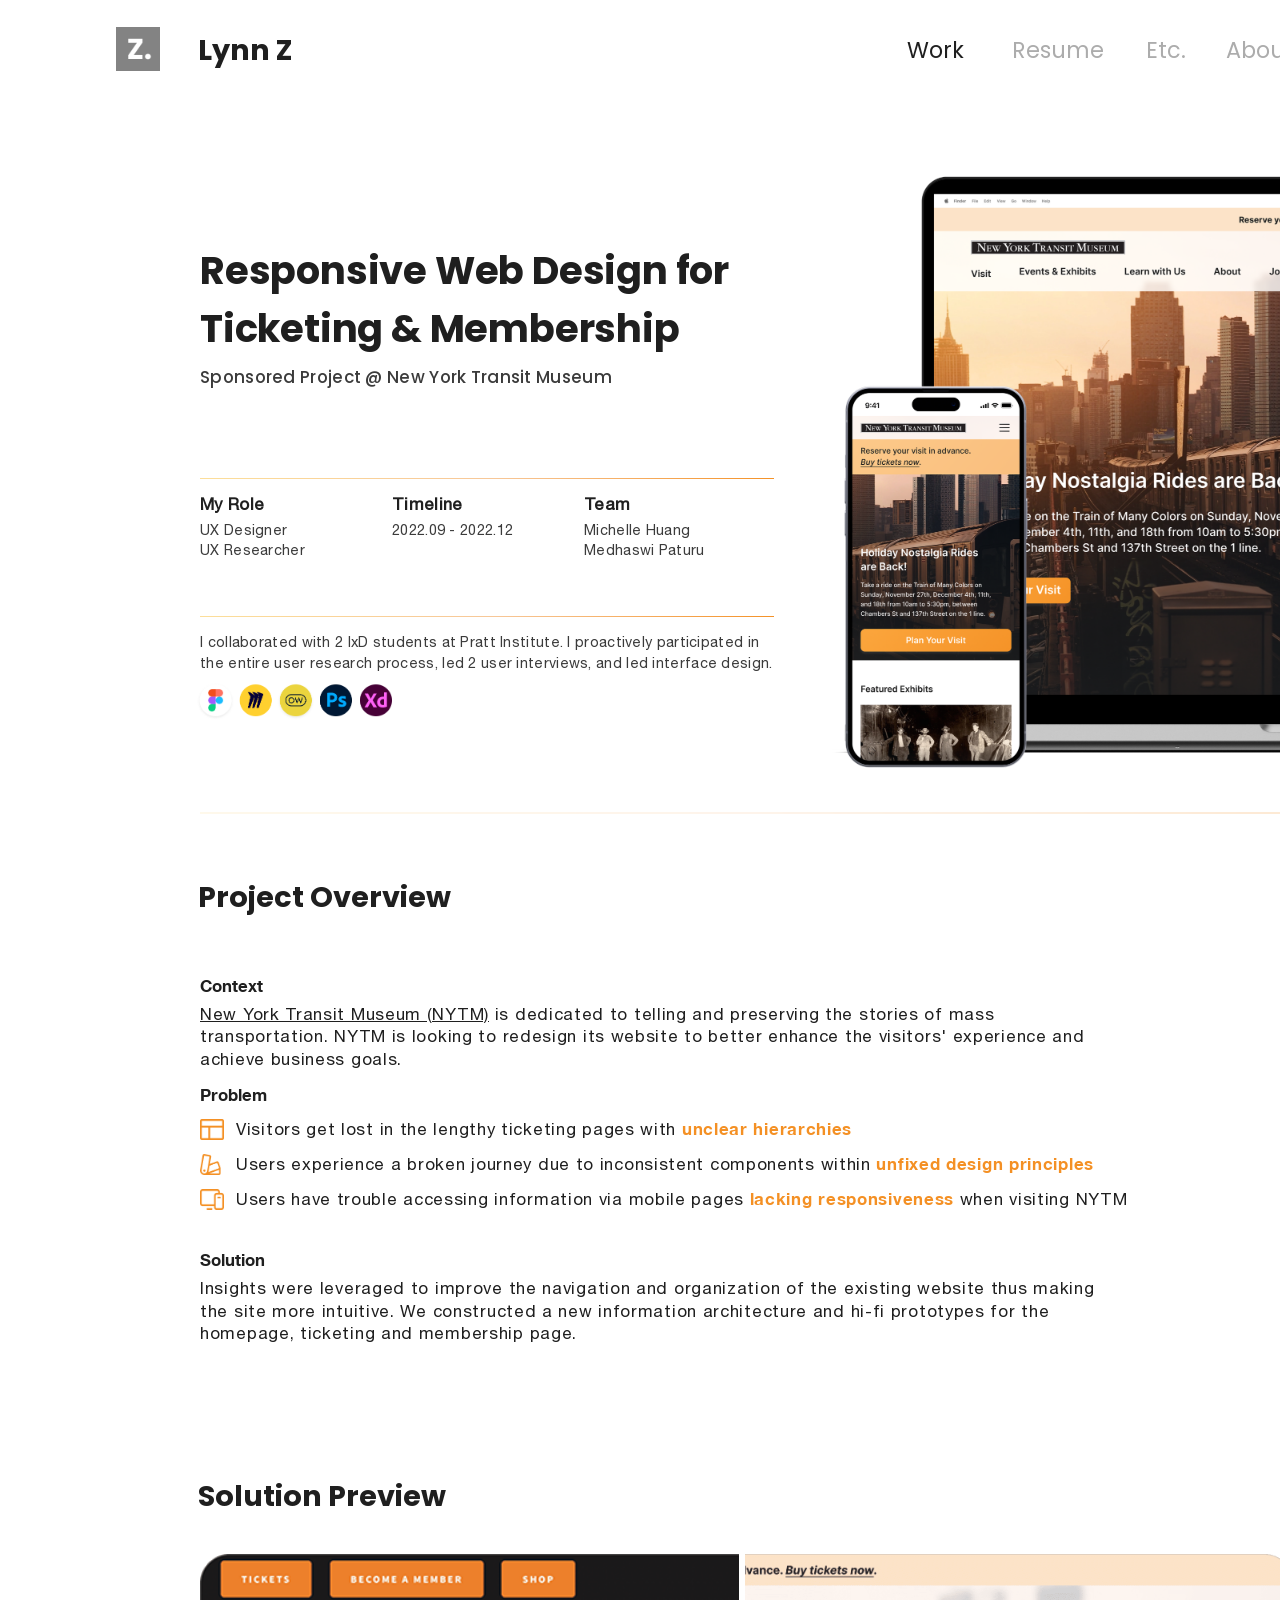
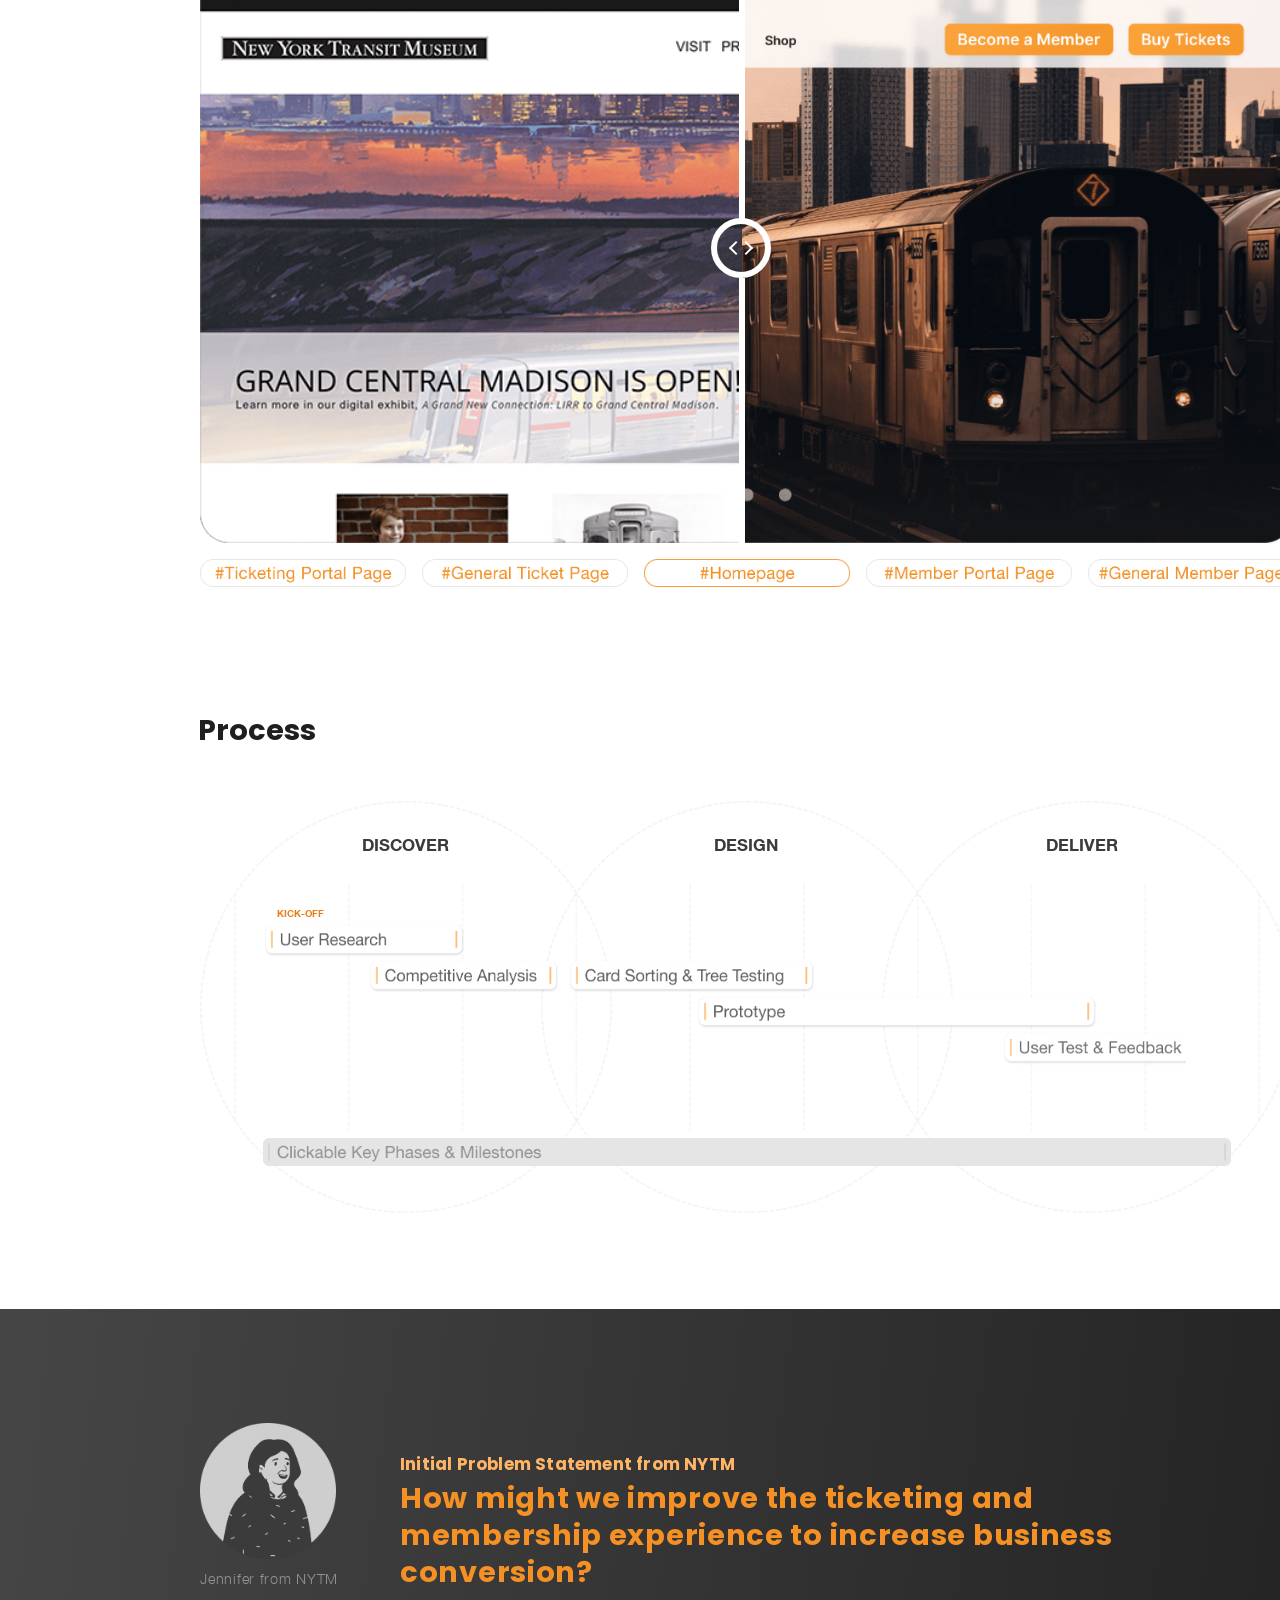
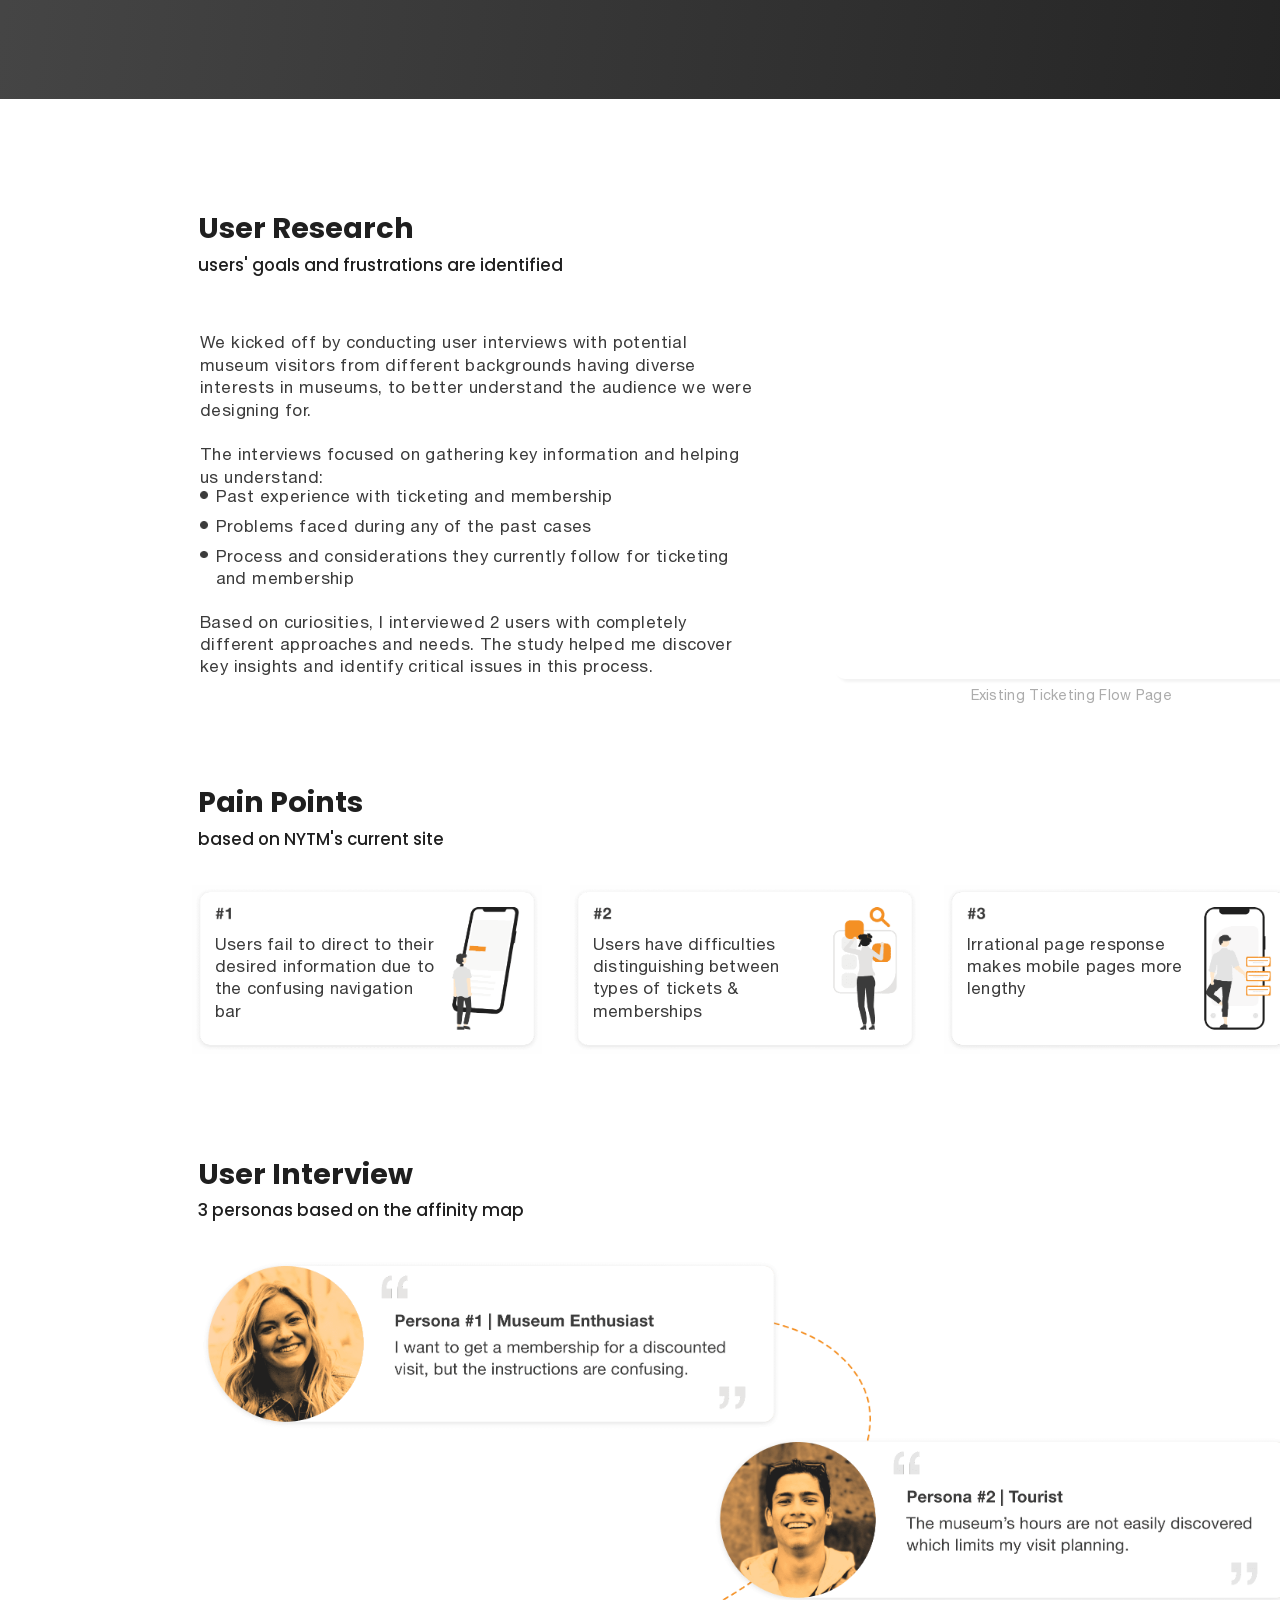
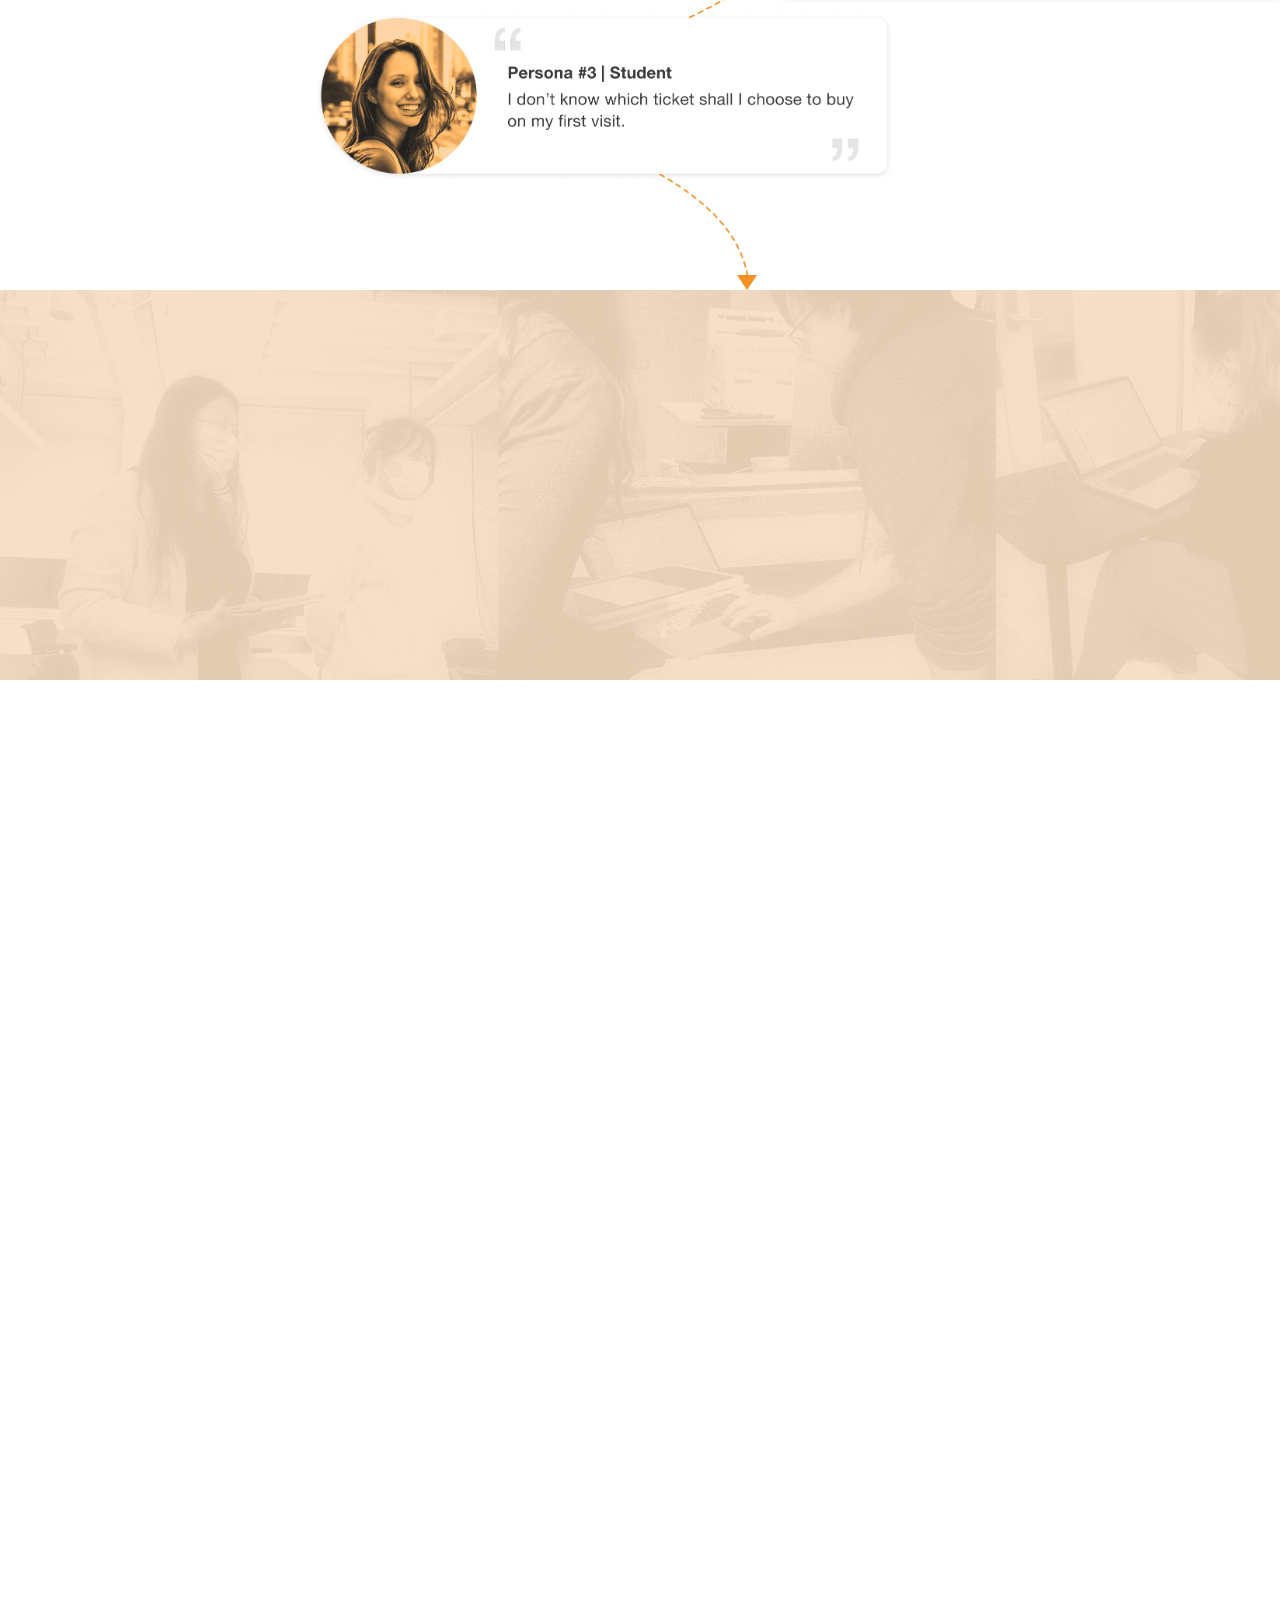
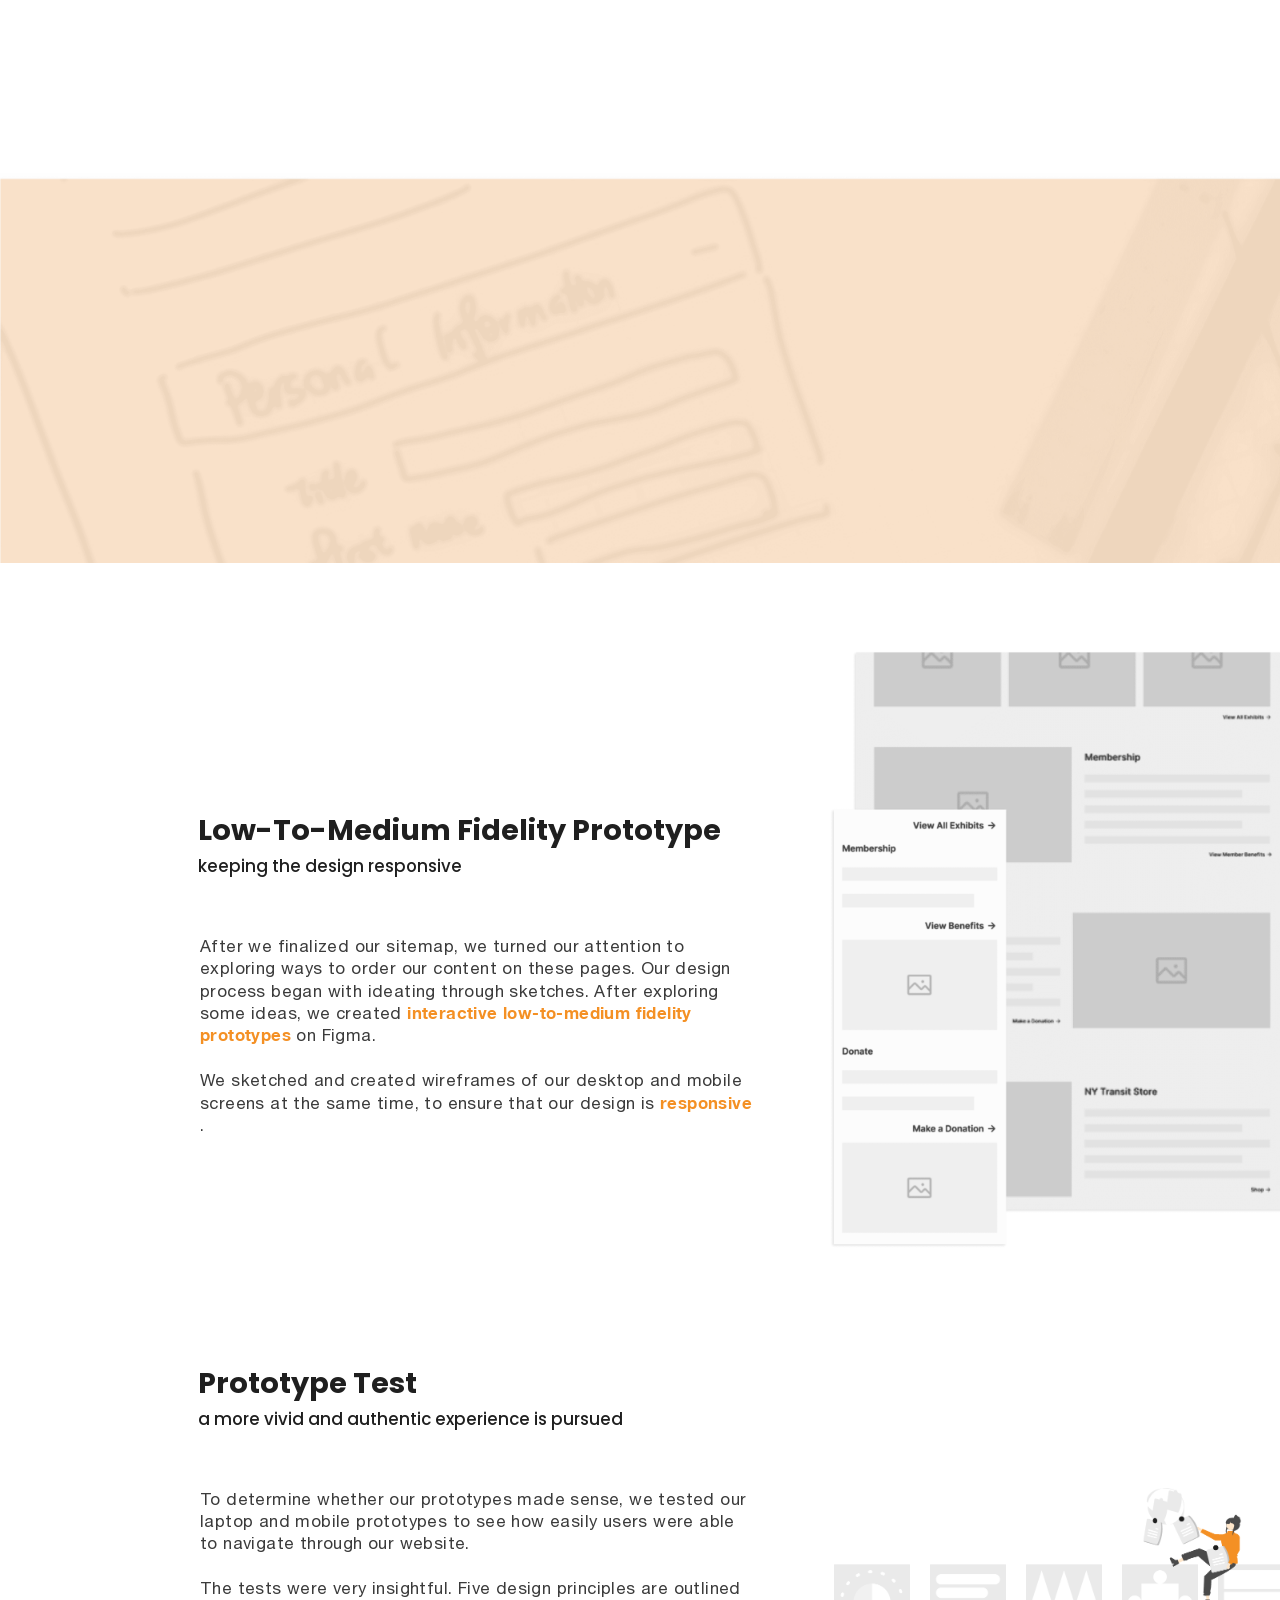
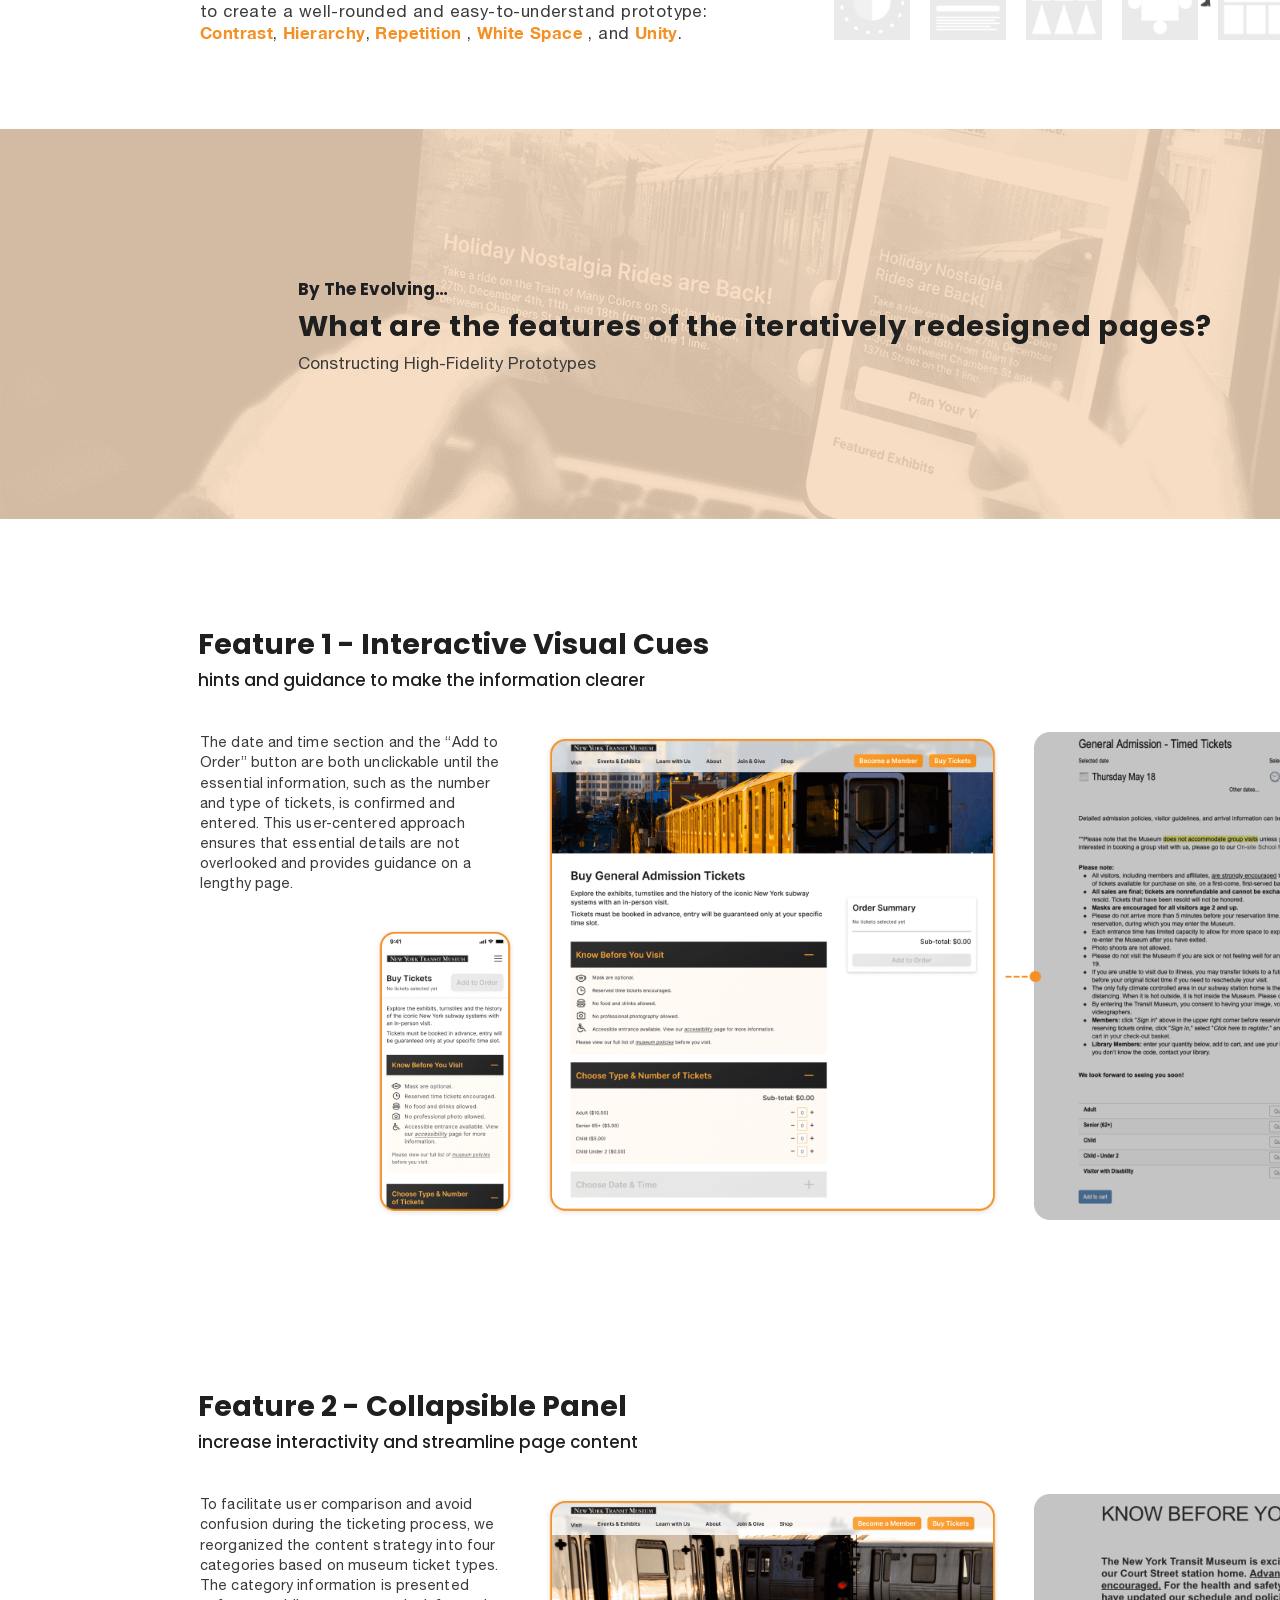
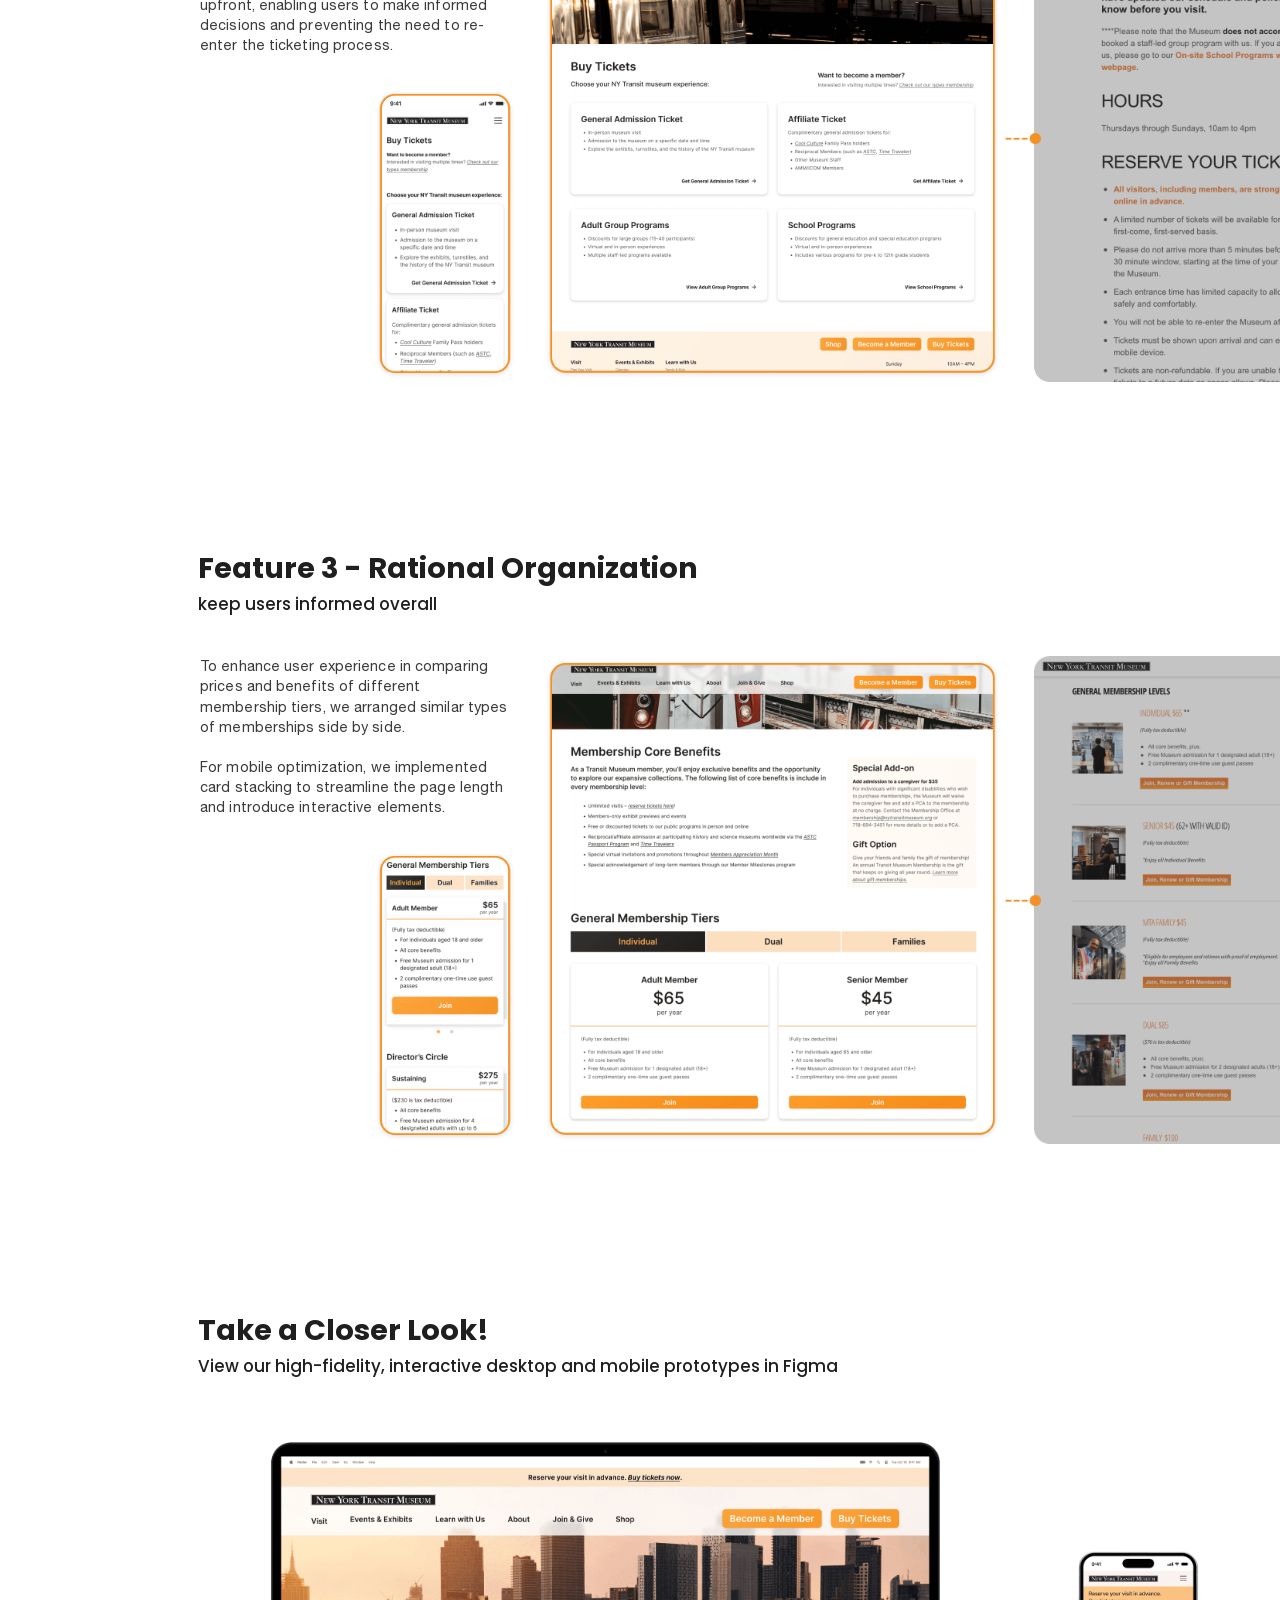
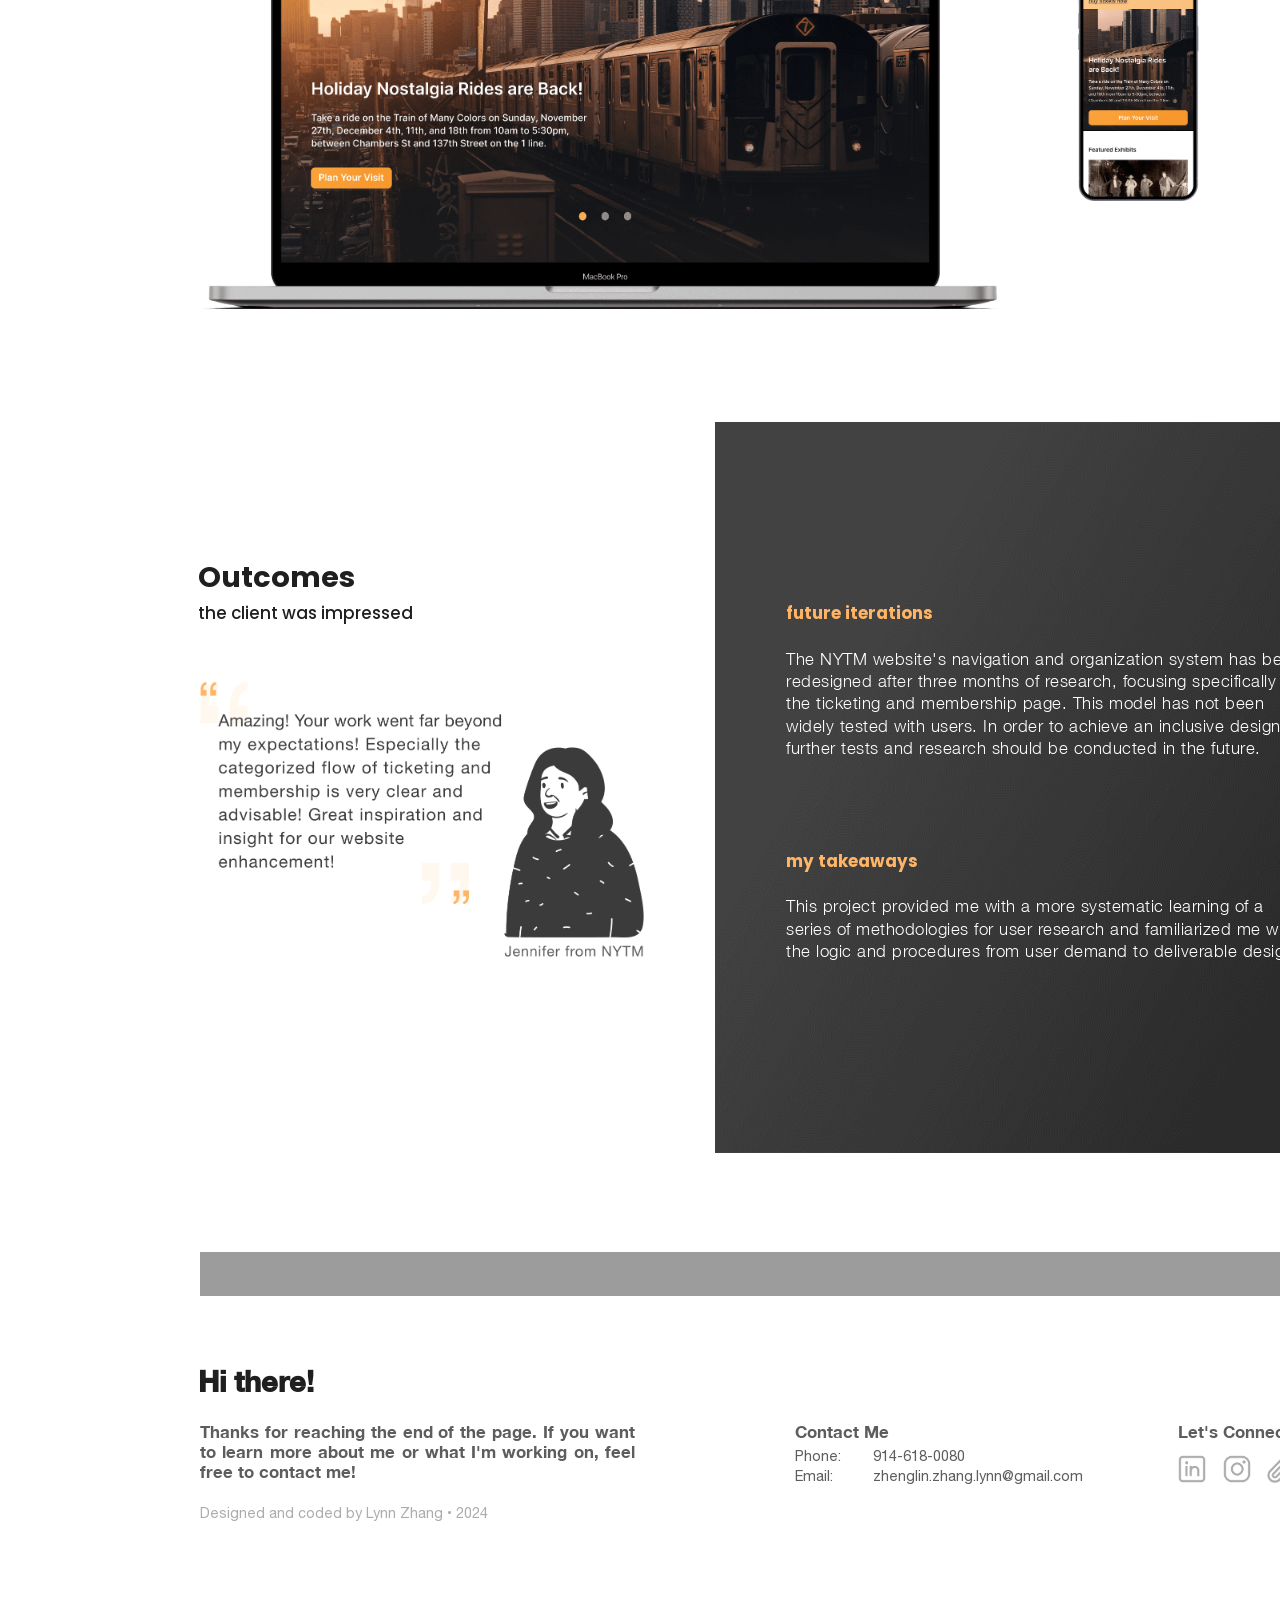
<file: NYTransitMuseum.html>
<!DOCTYPE html>
<html lang="en">

<head>
    <meta charset="utf-8">
    <meta name="viewport" content="width=device-width, initial-scale=1.0">
    <title>Lynn Zhang | NY Transit Museum</title>
    <style>
        @font-face {
            font-family: 'Helvetica Neue';
            src: url("static/fonts/HelveticaNeue.ttf")
        }

        @font-face {
            font-family: 'Helvetica Neue Bold';
            src: url("static/fonts/HelveticaNeue-Bold.ttf")
        }

        @font-face {
            font-family: 'Helvetica Neue Light';
            src: url("static/fonts/HelveticaNeue-Light.ttf")
        }
    </style>
    <link rel="shortcut icon" href="static/image/cover/favicon.ico">
    <link rel="preconnect" href="https://fonts.googleapis.com">
    <link rel="preconnect" href="https://fonts.gstatic.com" crossorigin>
    <link rel="preconnect" href="https://fonts.googleapis.com">
    <link rel="preconnect" href="https://fonts.gstatic.com" crossorigin>
    <link href="https://fonts.googleapis.com/css2?family=Poppins:wght@300;400;500;700&display=swap" rel="stylesheet">
    <link href="./static/css/style.css" rel="stylesheet">
    <link href="./static/css/ia.css" rel="stylesheet">
    <link rel="stylesheet" href="./static/css/animate.css" />
    <link rel="stylesheet" href="./static/css/lightbox.min.css" />
    <link rel="stylesheet" href="./static/css/bar.css" />
</head>

<body>
    <div class="nav_work" id="nnn1">
        <div class="content">
            <a href="#" id="sy0">
                <img alt="pic" src="./static/image/common/logo.png" id="sy1"
                    style="width:44.0px;height:44.0px;margin:27.0px 0 0 116.0px;z-index:9999;opacity:1;">
                <img alt="pic" src="./static/image/ia/logo.png" id="sy2"
                    style="width:44.0px;height:44.0px;margin:27.0px 0 0 116.0px;z-index:9999;opacity:0;">
            </a>
            <img alt="pic" src="./static/image/common/click.png"
                style="width:57.6px;height:4px;margin:62.6px 0 0 906.8px;opacity: 0;" id="lig1">
            <img alt="pic" src="./static/image/common/click.png"
                style="width:91.2px;height:4px;margin:62.6px 0 0 1012.4px;opacity: 0;" id="lig2">
            <img alt="pic" src="./static/image/common/click.png"
                style="width:37.2px;height:4px;margin:62.6px 0 0 1146.4px;opacity: 0;" id="lig3">
            <img alt="pic" src="./static/image/common/click.png"
                style="width:68.2px;height:4px;margin:62.6px 0 0 1226.4px;opacity: 0;" id="lig4">
            <a href="/">
                <p class="font111" style="margin:28.6px 0 0 198.2px">Lynn Z</p>
            </a>
            <a href="/">
                <p class="font112" style="margin:33.0px 0 0 906.8px" id="lig11">Work</p>
            </a>
            <a target="_blank"
                href="https://drive.google.com/file/d/1Fj9TLvb60T07fDlUSmnbDXqyg7BCTxRq/view?usp=sharing">
                <p class="font113" style="margin:33.0px 0 0 1012.4px" id="lig22">Resume</p>
            </a>
            <a href="./etc.html">
                <p class="font113" style="margin:33.0px 0 0 1145.6px" id="lig33">Etc.</p>
            </a>
            <a href="./about.html">
                <p class="font113" style="margin:33.0px 0 0 1226.4px" id="lig44">About</p>
            </a>
        </div>
    </div>
    <div id="page0">
        <div class="content">
            <!-- <img alt="pic" src="./static/image/ia/page0_back.png" style="height:634.4px;margin:72.4px 0 0 575.2px;"> -->
            <!-- <img alt="pic" src="./static/image/ia/nytm_logo.png" style="width:256.0px;margin:58.4px 0 0 791.2px;"> -->
            <p class="font1" style="margin:130.0px 0 0 200px;font-size: 38.4px;letter-spacing: -0.2px;line-height: 58.0px;width: 608.0px;color: #1F1F1F;">Responsive Web Design for Ticketing & Membership</p>
            <p class="font1" style="margin:245.0px 0 0 200px;font-size: 16.8px;letter-spacing: 0.3px;line-height: 40.0px;font-weight: 500;color: #3B3B3B;">Sponsored Project @ New York Transit Museum</p>
            <!-- <p class="font2" style="margin:347.6px 0 0 198.4px">Redesign for the English Reading App</p> -->
            <!-- <p class="font3" style="margin:470.0px 0 0 200px">Startup Program</p>
            <p class="font3" style="margin:493.2px 0 0 200px">User Experience Design</p>
            <p class="font3" style="margin:516.4px 0 0 200px">2021.04 — Ongoing</p> -->
            <p class="font3" style="margin:382.4px 0 0 200px;font-size: 16.8px;letter-spacing: 0.3px;line-height:20.8px;color: #1f1f1f;font-weight: bold;">My Role</p>
            <p class="font3" style="margin:382.4px 0 0 392.0px;font-size: 16.8px;letter-spacing: 0.3px;line-height:20.8px;color: #1f1f1f;font-weight: bold;">Timeline</p>
            <p class="font3" style="margin:382.4px 0 0 584.0px;font-size: 16.8px;letter-spacing: 0.3px;line-height:20.8px;color: #1f1f1f;font-weight: bold;">Team</p>
            <p class="font3" style="margin:408.4px 0 0 200px;font-size: 14.4px;letter-spacing: 0.3px;line-height:20.8px;color: #3B3B3B;">UX Designer</p>
            <p class="font3" style="margin:428.4px 0 0 200px;font-size: 14.4px;letter-spacing: 0.3px;line-height:20.8px;color: #3B3B3B;">UX Researcher</p>
            <p class="font3" style="margin:408.4px 0 0 392.0px;font-size: 14.4px;letter-spacing: 0.3px;line-height:20.8px;color: #3B3B3B;">2022.09 - 2022.12</p>
            <p class="font3" style="margin:408.4px 0 0 584.0px;font-size: 14.4px;letter-spacing: 0.3px;line-height:20.8px;color: #3B3B3B;">Michelle Huang</p>
            <p class="font3" style="margin:428.4px 0 0 584.0px;font-size: 14.4px;letter-spacing: 0.3px;line-height:20.8px;color: #3B3B3B;">Medhaswi Paturu</p>
            <p class="font3" style="margin:520.4px 0 0 200px;font-size: 14.4px;letter-spacing: 0.3px;line-height:20.8px;color: #3B3B3B;width: 574.0px;">I collaborated with 2 IxD students at Pratt Institute. I proactively participated in the entire user research process, led 2 user interviews, and led interface design.</p>
            <!-- <img alt="pic" src="./static/image/iwen/page0_software.png"
                style="width:152.0px;margin:570px 0 0 196.4px">
            <img alt="pic" src="./static/image/iwen/page0_phone.png" style="width:1494.0px;margin:0 0 0 0"> -->
            <img alt="pic" src="./static/image/ia/line1.png" style="width:574.0px;margin:366px 0 0 200px">
            <img alt="pic" src="./static/image/ia/line2.png" style="width:574.0px;margin:504px 0 0 200px">
            <img alt="pic" src="./static/image/ia/line3.png" style="width:1094px;margin:700px 0 0 200px">
            <img alt="pic" src="./static/image/ia/page0_software.png" style="height:39.2px;margin:570px 0 0 196.4px">
            <a href="#" id="pdf">
                <!-- <img alt="pic" src="./static/image/ia/page0_pdf.png" id="a1"
                    style="width:28.4px;height:28.4px;margin:304.8px 0 0 444.4px;opacity: 1;">
                <img alt="pic" src="./static/image/ia/page0_pdf_hover.png" id="a2"
                    style="width:28.4px;height:28.4px;margin:304.8px 0 0 444.4px;opacity: 0;"> -->
            </a>
        </div>
        <div
        style="background: url('./static/image/ia/22.png') no-repeat;position: absolute;height:734.0px;margin-top:-706.6px;margin-left: max(774.0px,calc(50% - 747px + 774.0px));width: max(720px, calc(50% - 747px + 720px));background-size: cover;">
    </div>
    </div>
    <!-- <div class="wow animate__fadeInUp" data-wow-duration="1.2s" data-wow-delay="0s" data-wow-offset="100">
        <div class="brief" style="margin-top: 50px;height: 408.0px;">
            <img alt="pic" src="./static/image/common/dot.png"
                style="width:7.6px;margin:231.2px 0 0 640.0px;position: absolute;">
            <img alt="pic" src="./static/image/common/dot.png"
                style="width:7.6px;margin:287.6px 0 0 640.0px;position: absolute;">
            
            <p class="font1z" style="margin:106.4px 0 0 200.0px;">Client</p>
            <p class="font1z" style="margin:164.4px 0 0 200.0px;">Duration</p>
            <p class="font1z" style="margin:222.4px 0 0 200.0px;">Team</p>
            <p class="font2z" style="margin:127.6px 0 0 200.0px;">New York Transit Museum</p>
            <p class="font2z" style="margin:185.6px 0 0 200.0px;">September 2022 — December 2022</p>
            <p class="font2z" style="margin:243.6px 0 0 200.0px;">Zhenglin Zhang</p>
            <p class="font2z" style="margin:263.6px 0 0 200.0px;">Michelle Huang</p>
            <p class="font2z" style="margin:283.6px 0 0 200.0px;">Medhaswi Paturu</p>
            <p class="font3z" style="margin:106.4px 0 0 640.0px;">My Role</p>
            <div class="font4z" style="margin:136.4px 0 0 640.0px;">As a
                <p style="display: inline;font-family: 'Helvetica Neue Bold', sans-serif;color: #1f1f1f;">UX Designer &
                    Researcher</p>, I collaborated with 2 grad students majoring in IXD (Information Experience Design)
                at
                Pratt Institute. I proactively participated in the entire user research process, led 2 user interviews,
                and
                led interface design.
            </div>
            <div class="font4z" style="margin:224px 0 0 655.6px;width: 638.4px;">
                <p style="display: inline;font-family: 'Helvetica Neue Bold', sans-serif;color: #1f1f1f;">Research:</p>
                User Interview, Competitive Analysis, Affinity Diagram, Card Sorting, Tree testing, Information
                Architecture, Usability Testing, and Research Analysis
            </div>
            <div class="font4z" style="margin:280px 0 0 655.6px;width: 638.4px;letter-spacing: 0.3px;">
                <p style="display: inline;font-family: 'Helvetica Neue Bold', sans-serif;color: #1f1f1f;">Design:</p>
                Ideation sketching, Wireframing, Prototyping, Interaction & Visual Design
            </div>
        </div>
    </div> -->
    <!-- <div class="wow animate__fadeInUp" data-wow-duration="1.2s" data-wow-delay="0s" data-wow-offset="100">
        <div id="page_role" style="margin-top:30px">
            <p class="title" style="margin:53.6px 0 0 198px;">My Role</p>
            <p class="font1" style="margin:144.0px 0 0 200.0px;">Through the various phases of the product development
                of this project, I wore multiple hats such as a product designer, facilitator, team leader, and product
                manager.</p>
            <p class="font1" style="margin:232.4px 0 0 215.6px;width: 638.4px;">In the Discover phase, I conducted two
                user interviews, card sorting, and tree testing independently.</p>
            <p class="font1" style="margin:284.4px 0 0 215.6px;width: 648.4px;">In the Design phase, I led the
                completion of the lo-fi prototype, which preliminary addressed the challenge of consistent site page
                response on mobile and desktop.</p>
            <p class="font1" style="margin:336.4px 0 0 215.6px;width: 638.4px;">In the Deliver phase, I did the design
                from lo-fi to hi-fi by myself and moderated user testing.</p>
            <img alt="pic" src="./static/image/common/dot.png"
                style="width:7.6px;margin:238.4px 0 0 200.0px;position: absolute;">
            <img alt="pic" src="./static/image/common/dot.png"
                style="width:7.6px;margin:290.4px 0 0 200.0px;position: absolute;">
            <img alt="pic" src="./static/image/common/dot.png"
                style="width:7.6px;margin:342.4px 0 0 200.0px;position: absolute;">
            <img alt="pic" src="./static/image/ia/role.png"
                style="width:294.1px;margin:124.3px 0 0 958.7px;position: absolute;">
        </div>
    </div> -->
    <div class="wow animate__fadeInUp" data-wow-duration="1.2s" data-wow-delay="0s" data-wow-offset="100">
        <div id="page231" style="margin-top:20px">
            <div class="content">
                <p class="title" style="margin:43.6px 0 0 198.4px;">Project Overview</p>
                <p class="font3" style="margin:144.0px 0 0 200px;">Context</p>
                <p class="font3" style="margin:252.8px 0 0 200px;">Problem</p>
                <p class="font3" style="margin:418.4px 0 0 200px;">Solution</p>
                <p class="font0001"
                    style="margin:170.8px 0 0 200px;font-family: 'Helvetica Neue', sans-serif;color: #1F1F1F;"><a
                        href="https://www.nytransitmuseum.org/" target="_blank" id="amm1"
                        style="text-decoration:underline;text-decoration-color: #1F1F1F;color: #1F1F1F;">New
                        York Transit Museum (NYTM)</a> is dedicated to
                    telling and preserving the stories of mass transportation. NYTM is looking to redesign its website
                    to better enhance the visitors' experience and achieve business goals.</p>
                <p class="font0001"
                    style="margin:445.2px 0 0 200px;font-family: 'Helvetica Neue', sans-serif;color: #1F1F1F;">Insights
                    were leveraged to improve the navigation
                    and organization of the existing website thus making the site more intuitive. We constructed a new
                    information architecture and hi-fi prototypes for the homepage, ticketing and membership page.</p>
                <div class="font0001"
                    style="margin:286px 0 0 236.0px;font-family: 'Helvetica Neue', sans-serif;color: #1F1F1F;">
                    Visitors get lost in the lengthy ticketing pages
                    with <p style="display: inline;font-family: 'Helvetica Neue Bold', sans-serif;color: #F49024;">
                        unclear
                        hierarchies</p>
                </div>
                <div class="font0001"
                    style="margin:321.2px 0 0 236.0px;font-family: 'Helvetica Neue', sans-serif;color: #1F1F1F;">
                    Users experience a broken journey due to
                    inconsistent components within <p
                        style="display: inline;font-family: 'Helvetica Neue Bold', sans-serif;color: #F49024;">unfixed
                        design
                        principles</p>
                </div>
                <div class="font0001"
                    style="margin:356.4px 0 0 236.0px;font-family: 'Helvetica Neue', sans-serif;color: #1F1F1F;">
                    Users have trouble accessing information via
                    mobile pages <p
                        style="display: inline;font-family: 'Helvetica Neue Bold', sans-serif;color: #F49024;">
                        lacking responsiveness </p>when visiting NYTM
                </div>
                <img alt="pic" src="./static/image/ia/222.png"
                    style="width:24.0px;margin:286.8px 0 0 200px;position: absolute;">
                <img alt="pic" src="./static/image/ia/333.png"
                    style="width:21.2px;margin:322.0px 0 0 200px;position: absolute;">
                <img alt="pic" src="./static/image/ia/111.png"
                    style="width:24.0px;margin:357.2px 0 0 200px;position: absolute;">
            </div>
        </div>
    </div>
    <div class="wow animate__fadeInUp" data-wow-duration="1.2s" data-wow-delay="0s" data-wow-offset="100">
        <div id="page_pre" style="margin-top:-70px">
            <p class="title" style="margin:118.8px 0 0 198.4px">Solution Preview</p>
            <!-- <p class="font1" style="margin:50.4px 0 0 640.0px;letter-spacing: 0.3px;width: 640.0px;">Our team leveraged
                insights to improve the navigation and
                organization of the existing website thus making the site more intuitive. We constructed a new
                information architecture and mid-fi prototypes for the homepage, ticketing page, and membership page.
            </p> -->
            <div class='container' id="con">
                <div class='img background-img'></div>
                <div class='img foreground-img'></div>
                <input type="range" min="1" max="100" value="50" class="slider" name='slider' id="slider">
                <div class='slider-button'></div>
                <div id="be"
                    style="position: absolute;width: 81.2px;height: 47.6px;margin: 271.2px 0 0 32.0px;background-color: #3B3B3B;border-radius: 2px;color: #FFFFFF;font-family: 'Helvetica Neue', sans-serif;font-size: 16.8px;text-align:center;line-height: 47.6px;opacity: 0.8;display: none;">
                    Before</div>
                <div id="af"
                    style="position: absolute;width: 81.2px;height: 47.6px;margin: 271.2px 0 0 980.8px;background-color: #3B3B3B;border-radius: 2px;color: #FFFFFF;font-family: 'Helvetica Neue', sans-serif;font-size: 16.8px;text-align:center;line-height: 47.6px;opacity: 0.8;display: none;">
                    After</div>
            </div>
            <div style="position: absolute;width:20px;height: 80px;background-color:white;margin: 441.2px 0 0 185px;display: none;"
                id="blc1"></div>
            <div style="position: absolute;width:20px;height: 80px;background-color:white;margin: 441.2px 0 0 1288px;display: none;"
                id="blc2"></div>

            <a href="javascript:void(0);" id="pre_res" onclick="display1()">
                <img alt="pic" id="pre_res1" src="./static/image/ia/pre_res.png"
                    style="height:27.6px;margin:803.2px 0 0 200.0px;opacity:1">
                <img alt="pic" id="pre_res2" src="./static/image/ia/pre_res_h.png"
                    style="height:27.6px;margin:803.2px 0 0 200.0px;opacity:0">
            </a>
            <a href="javascript:void(0);" id="pre_inf" onclick="display2()">
                <img alt="pic" id="pre_inf1" src="./static/image/ia/pre_inf.png"
                    style="height:27.6px;margin:803.2px 0 0 422.0px;opacity:1">
                <img alt="pic" id="pre_inf2" src="./static/image/ia/pre_inf_h.png"
                    style="height:27.6px;margin:803.2px 0 0 422.0px;opacity:0">
            </a>
            <a href="javascript:void(0);" id="pre_bra" onclick="display3()">
                <img alt="pic" id="pre_bra1" src="./static/image/ia/pre_bra.png"
                    style="height:27.6px;margin:803.2px 0 0 644.0px;opacity:1">
                <img alt="pic" id="pre_bra2" src="./static/image/ia/pre_bra_h.png"
                    style="height:27.6px;margin:803.2px 0 0 644.0px;opacity:1">
            </a>
            <a href="javascript:void(0);" id="pre_hi" onclick="display4()">
                <img alt="pic" id="pre_hi1" src="./static/image/ia/pre_hi.png"
                    style="height:27.6px;margin:803.2px 0 0 866.0px;opacity:1">
                <img alt="pic" id="pre_hi2" src="./static/image/ia/pre_hi_h.png"
                    style="height:27.6px;margin:803.2px 0 0 866.0px;opacity:0">
            </a>
            <a href="javascript:void(0);" id="pre_des" onclick="display5()">
                <img alt="pic" id="pre_des1" src="./static/image/ia/pre_des.png"
                    style="height:27.6px;margin:803.2px 0 0 1088.0px;opacity:1">
                <img alt="pic" id="pre_des2" src="./static/image/ia/pre_des_h.png"
                    style="height:27.6px;margin:803.2px 0 0 1088.0px;opacity:0">
            </a>
        </div>
    </div>
    <div class="ps" style="display: none;" id="nnn2">
        <img alt="pic" src="./static/image/common/line.png"
            style="height:1px;width:100%;margin:95.0px 0 0 0;opacity: 0.6;position: absolute;">
        <div class="content">
            <a href="javascript:void(0);" onclick="discover()">
                <img alt="pic" src="./static/image/common/discover.png" id="dis1"
                    style="width:88.8px;margin:28.6px 0 0 338.0px;position: absolute;">
                <img alt="pic" src="./static/image/common/discover1.png" id="dis"
                    style="width:88.8px;margin:28.6px 0 0 338.0px;position: absolute;display: none;">
            </a>
            <a href="javascript:void(0);" onclick="design()">
                <img alt="pic" src="./static/image/common/design.png" id="des1"
                    style="width:65.6px;margin:27.0px 0 0 714.4px;position: absolute;">
                <img alt="pic" src="./static/image/common/design1.png" id="des"
                    style="width:65.6px;margin:27.0px 0 0 714.4px;position: absolute;display: none;">
            </a>
            <a href="javascript:void(0);" onclick="deliver()">
                <img alt="pic" src="./static/image/common/deliver.png" id="del1"
                    style="width:72.8px;margin:27.0px 0 0 1075.2px;position: absolute;">
                <img alt="pic" src="./static/image/common/deliver1.png" id="del"
                    style="width:72.8px;margin:27.0px 0 0 1075.2px;position: absolute;display: none;">
            </a>
            <a href="#" id="sl0">
                <img alt="pic" src="./static/image/common/logo.png" id="sl1"
                    style="width:44.0px;height:44.0px;margin:27.0px 0 0 116.0px;position: absolute;z-index:9999;opacity:1;">
                <img alt="pic" src="./static/image/ia/logo.png" id="sl2"
                    style="width:44.0px;height:44.0px;margin:27.0px 0 0 116.0px;position: absolute;z-index:9999;opacity:0;">
            </a>
            <img alt="pic" src="./static/image/ia/lll.png" id="lll3"
                style="height:2px;width:364.8px;margin:93.5px 0 0 929.4px;opacity: 0;position: absolute;">
            <img alt="pic" src="./static/image/ia/lll.png" id="lll2"
                style="height:2px;width:364.8px;margin:93.5px 0 0 564.6px;opacity: 0;position: absolute;">
            <img alt="pic" src="./static/image/ia/lll.png" id="lll1"
                style="height:2px;width:364.8px;margin:93.5px 0 0 199.8px;opacity: 0;position: absolute;">
        </div>
    </div>
    <!-- <div class="wow animate__fadeInUp" data-wow-duration="1.2s" data-wow-delay="0s" data-wow-offset="100">
        <div id="page_ini" style="margin-top:90px">
            <div class="content">
                <p class="font0" style="margin:171.2px 0 0 400.0px;width: 832.8px;">How might we improve the ticketing
                    and membership experience to increase business conversion?</p>
                <p class="font1" style="margin:142.0px 0 0 400.0px;font-weight: bold">Initial Problem Statement from
                    NYTM</p>
                <img alt="pic" src="./static/image/ia/icon.png"
                    style="width:135.6px;margin:114.0px 0 0 200.4px;position: absolute;">
                <p class="font0001" style="margin:259.6px 0 0 200.4px;color: #929292;font-size: 14.4px;">Jennifer from
                    NYTM</p>
            </div>
        </div>
    </div> -->
    <div class="wow animate__fadeInUp" data-wow-duration="1.2s" data-wow-delay="0s" data-wow-offset="100">
        <div id="process">
            <p class="title" style="margin:98px 0 0 198px;">Process</p>
            <p class="font1" style="margin:224.0px 0 0 361.6px;">DISCOVER</p>
            <p class="font1" style="margin:224.0px 0 0 714.4px;">DESIGN</p>
            <p class="font1" style="margin:224.0px 0 0 1046.0px;">DELIVER</p>
            <p class="font30" style="margin:297.6px 0 0 277.2px;">KICK-OFF</p>
            <img alt="pic" src="./static/image/ia/process.png"
                style="height:412.0px;width:1094.0px;margin:190px 0 0 200.0px">
            <img alt="pic" src="./static/image/common/kp.png" style="width: 967.6px;margin:527.6px 0 0 263.2px">
            <div style="position:absolute;height:35.2px;width:0;margin:312.4px 0 0 263.2px;overflow: hidden;" id="pp1">
                <a href="#" id="p_r">
                    <img alt="pic" id="p_r1" src="./static/image/ia/process_int.png"
                        style="height:35.2px;width:202.4px;margin: 0 0 0 0;opacity:0">
                    <img alt="pic" id="p_r2" src="./static/image/ia/process_int_h.png"
                        style="height:35.2px;width:202.4px;margin: 0 0 0 0;opacity:0">
                </a>
            </div>
            <div style="position:absolute;height:35.2px;width:0;margin:348.4px 0 0 368.4px;overflow: hidden;" id="pp2">
                <a href="#" id="p_e">
                    <img alt="pic" id="p_e1" src="./static/image/ia/process_com.png"
                        style="height:35.2px;width:191.6px;margin:0 0 0 0;opacity:0">
                    <img alt="pic" id="p_e2" src="./static/image/ia/process_com_h.png"
                        style="height:35.2px;width:191.6px;margin:0 0 0 0;opacity:0">
                </a>
            </div>
            <div style="position:absolute;height:35.2px;width:0;margin:348.4px 0 0 568.0px;overflow: hidden;" id="pp3">
                <a href="#" id="p_w">
                    <img alt="pic" id="p_w1" src="./static/image/ia/process_card.png"
                        style="height:35.2px;width:248.0px;margin:0 0 0 0;opacity:0">
                    <img alt="pic" id="p_w2" src="./static/image/ia/process_card_h.png"
                        style="height:35.2px;width:248.0px;margin:0 0 0 0;opacity:0">
                </a>
            </div>
            <div style="position:absolute;height:35.2px;width:0;margin:384.4px 0 0 696.0px;overflow: hidden;" id="pp4">
                <a href="#" id="p_s">
                    <img alt="pic" id="p_s1" src="./static/image/ia/process_pro.png"
                        style="height:35.2px;width:402.4px;margin:0 0 0 0;opacity:0">
                    <img alt="pic" id="p_s2" src="./static/image/ia/process_pro_h.png"
                        style="height:35.2px;width:402.4px;margin:0 0 0 0;opacity:0">
                </a>
            </div>
            <div style="position:absolute;height:35.2px;width:0;margin:420.4px 0 0 1002.0px;overflow: hidden;" id="pp5">
                <a href="#" id="p_i">
                    <img alt="pic" id="p_i1" src="./static/image/ia/process_test.png"
                        style="height:35.2px;width:204.8px;margin:0 0 0 0;opacity:0">
                    <img alt="pic" id="p_i2" src="./static/image/ia/process_test_h.png"
                        style="height:35.2px;width:204.8px;margin:0 0 0 0;opacity:0">
                </a>
            </div>
        </div>
    </div>
    <!-- <div id="page3">
        <div class="wow animate__fadeInUp" data-wow-duration="1.2s" data-wow-delay="0s" data-wow-offset="100">
            <div class="content">
                <p class="font55" style="margin:128.8px 0 0 251.2px;">To Begin With…</p>
                <p class="title"
                    style="margin:158.0px 0 0 251.2px;width: 992.0px;line-height: 36.8px;letter-spacing: 0.7px;">What
                    are the pain points and different user journeys throughout the ticketing and membership process?
                </p>
                <p class="font4" style="margin:241.6px 0 0 251.2px;">Gathering Data To Inform Structure And Design
                </p>
            </div>
        </div>
    </div> -->
    <div class="wow animate__fadeInUp" data-wow-duration="1.2s" data-wow-delay="0s" data-wow-offset="100">
        <div id="page_ini" style="margin-top:0px">
            <div class="content">
                <p class="font0" style="margin:171.2px 0 0 400.0px;width: 832.8px;">How might we improve the ticketing
                    and membership experience to increase business conversion?</p>
                <p class="font1" style="margin:142.0px 0 0 400.0px;font-weight: bold">Initial Problem Statement from
                    NYTM</p>
                <img alt="pic" src="./static/image/ia/icon.png"
                    style="width:135.6px;margin:114.0px 0 0 200.4px;position: absolute;">
                <p class="font0001" style="margin:259.6px 0 0 200.4px;color: #929292;font-size: 14.4px;">Jennifer from
                    NYTM</p>
            </div>
        </div>
    </div>
    <div class="wow animate__fadeInUp" data-wow-duration="1.2s" data-wow-delay="0s" data-wow-offset="100">
        <div id="page_re" style="margin-top: 55px;">
            <p class="title" style="margin:53.6px 0 0 198px;">User Research</p>
            <p class="font5" style="margin:98.0px 0 0 198px;">users' goals and frustrations are identified</p>
            <!-- <img alt="pic" src="./static/image/ia/page_re.png" style="height:214.4px;margin:229.6px 0 0 818.4px;"> -->
            <img alt="pic" src="./static/image/common/dot.png"
                style="width:7.6px;margin:337.6px 0 0 200.0px;position: absolute;">
            <img alt="pic" src="./static/image/common/dot.png"
                style="width:7.6px;margin:367.2px 0 0 200.0px;position: absolute;">
            <img alt="pic" src="./static/image/common/dot.png"
                style="width:7.6px;margin:396.8px 0 0 200.0px;position: absolute;">
            <div class="font4" style="margin:177.6px 0 0 200.0px;width:554.0px;letter-spacing: 0.4px;">We kicked off by
                conducting user interviews with potential museum visitors from different backgrounds having diverse
                interests in museums, to better understand the audience we were designing for. <br><br>The interviews
                focused on gathering key information and helping us understand:</div>
            <div class="font4" style="margin:456.8px 0 0 200.0px;width:554.0px;letter-spacing: 0.4px;">Based on
                curiosities, I interviewed 2 users with completely different approaches and needs. The study helped me
                discover key insights and identify critical issues in this process.</div>
            <div class="font4" style="margin:331.6px 0 0 215.6px;width:538.4px;letter-spacing: 0.4px;">Past experience
                with ticketing and membership</div>
            <div class="font4" style="margin:361.2px 0 0 215.6px;width:538.4px;letter-spacing: 0.4px;">Problems faced
                during any of the past cases</div>
            <div class="font4" style="margin:390.8px 0 0 215.6px;width:538.4px;letter-spacing: 0.4px;">Process and
                considerations they currently follow for ticketing and membership</div>
            <iframe width="458.14" height="461.6"
                src="https://www.youtube.com/embed/T8ziD10rOoQ?controls=1&showinfo=0&rel=0&autoplay=1&loop=1&mute=1&playlist=T8ziD10rOoQ"
                style="margin:64.0px 0 0 834.0px;border-radius: 20px;box-shadow:3px 3px 3px rgb(243, 243, 243);border-radius: 12px;position: absolute;"
                frameborder="0" allowfullscreen></iframe>
            <!-- <img alt="pic" src="./static/image/ia/video.gif"
                style="height:461.6px;margin:64.0px 0 0 834.0px;border-radius: 20px;box-shadow:3px 3px 3px rgb(243, 243, 243);border-radius: 12px;"> -->
            <div class="font4"
                style="margin:530.6px 0 0 970.6px;font-size: 14.4px;letter-spacing: 0.3px;color: #ACACAC;">Existing
                Ticketing Flow Page
            </div>
        </div>
    </div>
    <div class="wow animate__fadeInUp" data-wow-duration="1.2s" data-wow-delay="0s" data-wow-offset="100">
        <div id="page_pp" style="height: 390.0px">
            <p class="title" style="margin:72.2px 0 0 198px;">Pain Points</p>
            <p class="font5" style="margin:116.6px 0 0 198px;">based on NYTM's current site</p>
            <img alt="pic" src="./static/image/ia/a1.png"
                style="width:350.0px;margin:175.6px 0 0 192.0px;position: absolute;">
            <img alt="pic" src="./static/image/ia/a2.png"
                style="width:350.0px;margin:175.6px 0 0 570.0px;position: absolute;">
            <img alt="pic" src="./static/image/ia/a3.png"
                style="width:350.0px;margin:175.6px 0 0 944.0px;position: absolute;">
            <div class="font4" style="margin:223.6px 0 0 215.0px;width:224.4px;letter-spacing: 0.2px;">Users fail to
                direct to their desired information due to the confusing navigation bar</div>
            <div class="font4" style="margin:223.6px 0 0 593.0px;width:224.4px;letter-spacing: 0.2px;">Users have
                difficulties distinguishing between types of tickets & memberships</div>
            <div class="font4" style="margin:223.6px 0 0 967.0px;width:224.4px;letter-spacing: 0.2px;">Irrational page
                response makes mobile pages more lengthy</div>
            <!-- <div class="font4" style="margin:212.4px 0 0 200.0px;width:554.0px;letter-spacing: 0.3px;">After careful
                user research and interviews, combined with the features of NYTM's original website, the following pain
                points were discovered.</div>
            <div class="font4" style="margin:278.4px 0 0 215.6px;width:538.4px;letter-spacing: 0.4px;">Most visitors are
                confused by the types of museum tickets, which they cannot distinguish on their first visit.</div>
            <div class="font4" style="margin:330.4px 0 0 215.6px;width:538.4px;letter-spacing: 0.3px;">The membership
                portal is indiscoverable with unclear corresponding benefits.</div>
            <div class="font4" style="margin:382.4px 0 0 215.6px;width:538.4px;letter-spacing: 0.4px;">On the lengthy
                ticketing page, the Call-to-action button is at the bottom, which makes users lose patience and get
                distracted.</div>
            <div class="font4" style="margin:434.4px 0 0 215.6px;width:538.4px;letter-spacing: 0.2px;">Too much
                information is listed and the hierarchy is confusing, without a standardized and consistent design
                system, leaving users uncertain about the next action.</div>
            <div class="font4" style="margin:508.8px 0 0 215.6px;width:538.4px;letter-spacing: 0.4px;">The responsive
                pages on mobile are below expectations.</div>
            <div class="font4"
                style="margin:528.6px 0 0 1027.6px;font-size: 14.4px;letter-spacing: 0.3px;color: #ACACAC;">Current Site
            </div> -->
        </div>
    </div>
    <div class="wow animate__fadeInUp" data-wow-duration="1.2s" data-wow-delay="0s" data-wow-offset="100">
        <div id="page4">
            <p class="title" style="margin:53.6px 0 0 198px;">User Interview</p>
            <p class="font5" style="margin:98.0px 0 0 198px;">3 personas based on the affinity map</p>
            <img alt="pic" src="./static/image/ia/line.png"
                style="height:580.9px;margin:206.6px 0 0 287.8px;position: absolute;">
            <img alt="pic" src="./static/image/ia/sq.png"
                style="height:14.8px;margin:776.0px 0 0 736.8px;position: absolute;">

            <a href="./static/image/ia/persona2.png" data-lightbox="image-5" data-title="Persona #1 Sabrina"><img
                    alt="pic" src="./static/image/ia/persona2.png" style="display: none;">
                <img alt="pic" src="./static/image/ia/p1.png"
                    style="width:582.0px;margin:160.0px 0 0 200px;position: absolute;opacity: 1;">
                <img alt="pic" src="./static/image/ia/p1_h.png"
                    style="width:582.0px;margin:160.0px 0 0 200px;position: absolute;opacity: 1;opacity: 0;" id="ppo11">
            </a>
            <a href="./static/image/ia/persona3.png" data-lightbox="image-5" data-title="Persona #2 Emison"><img
                    alt="pic" src="./static/image/ia/persona3.png" style="display: none;">
                <img alt="pic" src="./static/image/ia/p3.png"
                    style="width:582.0px;margin:336.0px 0 0 712.0px;position: absolute;opacity: 1;">
                <img alt="pic" src="./static/image/ia/p2_h.png"
                    style="width:582.0px;margin:336.0px 0 0 712.0px;position: absolute;opacity: 1;opacity: 0;"
                    id="ppo22">
            </a>
            <a href="./static/image/ia/persona1.png" data-lightbox="image-5" data-title="Persona #3 Anna"><img alt="pic"
                    src="./static/image/ia/persona1.png" style="display: none;">
                <img alt="pic" src="./static/image/ia/p2.png"
                    style="width:582.0px;margin:512.0px 0 0 312.8px;position: absolute;opacity: 1;">
                <img alt="pic" src="./static/image/ia/p3_h.png"
                    style="width:582.0px;margin:512.0px 0 0 312.8px;position: absolute;opacity: 1;opacity: 0;"
                    id="ppo33">
            </a>
        </div>
    </div>
    <div id="page5" style="margin-top: 55px;">
        <div class="wow animate__fadeInUp" data-wow-duration="1.2s" data-wow-delay="0s" data-wow-offset="100">
            <div class="content">
                <p class="font1"
                    style="margin:142.0px 0 0 294.0px;font-weight: bold;color: #1F1F1F;letter-spacing: 0.2px;">Derived A
                    Solution
                    From The Research</p>
                <p class="font0"
                    style="margin:171.2px 0 0 294.0px;width: 906.0px;color: #1F1F1F;letter-spacing: 0.63px;">Insight #1:
                    Need to create a New
                    Information Architecture</p>
                <p class="font0001"
                    style="margin:212.0px 0 0 294.0px;width: 912.0px;letter-spacing: 0.4px;color: #3B3B3B;">We need to
                    understand users' mental models, refer to IA on the competitor's website, and enhance user
                    experience and information hierarchy efficiency.</p>
            </div>
        </div>
    </div>
    <div class="wow animate__fadeInUp" data-wow-duration="1.2s" data-wow-delay="0s" data-wow-offset="100">
        <div id="page6" style="margin-top: 45px;">
            <p class="title" style="margin:53.6px 0 0 198px;">Competitive Analysis</p>
            <p class="font5" style="margin:98.0px 0 0 198px;">how are similar sites organized?
            </p>
            <a href="./static/image/ia/page6_1.png" data-lightbox="image-2" data-title="Competitive Analysis"><img
                    alt="pic" src="./static/image/ia/page6_1.png" style="height:222.4px;margin:177.6px 0 0 834.0px"></a>
            <!-- <img alt="pic" src="./static/image/ia/page6_1.png" style="height:197.6px;margin:177.6px 0 0 834.0px"> -->
            <p class="font2" style="margin:408.0px 0 0 993.2px;color:#ACACAC">Competitive Analysis</p>
            <div class="font4"
                style="margin:177.6px 0 0 200.0px;width:554.0px;letter-spacing: 0.3px;line-height: 22.4px;">
                A
                <p style="display: inline;color:#F49024;font-family: 'Helvetica Neue Bold', sans-serif;">competitive
                    analysis of nine sites</p>
                was conducted to streamline and reorganize the site's content thereby providing users with a clearer
                understanding of its navigation and structure. <br><br>We rated each site on a three-level scale for six
                dimensions and sum up three takeaways:
            </div>
            <p class="font4" style="margin:333px 0 0 236.0px">CTAs of Ticketing & Membership are emphasized at the same
                level</p>
            <p class="font4" style="margin:368.6px 0 0 236.0px">Group Tours and Accessibility are grouped under the
                visit section</p>
            <p class="font4" style="margin:402.5px 0 0 236.0px">Family visits are part of the education section</p>
            <img alt="pic" src="./static/image/ia/eee1.png"
                style="width:24px;margin:332.0px 0 0 200.0px;position: absolute;">
            <img alt="pic" src="./static/image/ia/eee2.png"
                style="width:24px;margin:372.4px 0 0 200.0px;position: absolute;">
            <img alt="pic" src="./static/image/ia/eee3.png"
                style="width:24px;margin:403.6px 0 0 200.0px;position: absolute;">
        </div>
    </div>
    <!-- <div id="page7" style="margin-top: 35px;">
        <div class="wow animate__fadeInUp" data-wow-duration="1.2s" data-wow-delay="0s" data-wow-offset="100">
            <div class="content">
                <p class="font5" style="margin:128.8px 0 0 230.0px">Next…</p>
                <p class="title"
                    style="margin:158.0px 0 0 230.0px;width: 1034.0px;line-height: 36.8px;letter-spacing: 0.7px;">How is
                    user feedback on our redesigned ticketing and membership organization and labeling system?</p>
                <p class="font4" style="margin:241.6px 0 0 230.0px;">Testing Our Information Architecture</p>
            </div>
        </div>
    </div> -->
    <div class="wow animate__fadeInUp" data-wow-duration="1.2s" data-wow-delay="0s" data-wow-offset="100">
        <div id="page8" style="margin-top: 5px;">
            <p class="title" style="margin:53.6px 0 0 198px;">Card Sorting & Tree Testing</p>
            <p class="font5" style="margin:98.0px 0 0 198px;">clear labeling makes it easier to sort and find
                information
            </p>
            <div class="font4"
                style="margin:179.6px 0 0 200.0px;width:554.0px;letter-spacing: 0.3px;line-height: 22.4px;">We
                <p style="display: inline;color:#F49024;font-family: 'Helvetica Neue Bold', sans-serif;">
                    conducted a card sorting with 29 cards to </p>
                learn more about the users' mental models. Then, a <p
                    style="display: inline;color:#F49024;font-family: 'Helvetica Neue Bold', sans-serif;">tree test </p>
                was conducted to evaluate whether our navigation structure was easy to understand. <br><br>The following
                changes were created to improve the site map:
            </div>
            <p class="font4" style="margin:311px 0 0 215.6px;letter-spacing: 0.4px;">Subdivide the Visit according to
                individual and group visits.</p>
            <p class="font4" style="margin:345px 0 0 215.6px;width: 538.4px;letter-spacing: 0.4px;">All
                education-related content is gathered under the Learn with Us section and categorized according to
                target visitors.</p>
            <p class="font4" style="margin:400px 0 0 215.6px;width: 538.4px;letter-spacing: 0.4px;">In the content
                strategy, priority is decided based on what users search and care about most often.</p>
            <p class="font2" style="margin:426.4px 0 0 993.2px;color:#ACACAC">Streamlined Sitemap</p>
            <img alt="pic" src="./static/image/common/dot.png"
                style="width:7.6px;margin:317.6px 0 0 200.0px;position: absolute;">
            <img alt="pic" src="./static/image/common/dot.png"
                style="width:7.6px;margin:351.2px 0 0 200.0px;position: absolute;">
            <img alt="pic" src="./static/image/common/dot.png"
                style="width:7.6px;margin:407.2px 0 0 200.0px;position: absolute;">
            <a href="./static/image/ia/page8_2.png" data-lightbox="image-1" data-title="Streamlined Sitemap"><img
                    alt="pic" src="./static/image/ia/page8_2.png"
                    style="height:234.8px;margin:183.6px 0 0 834.0px;"></a>
            <!-- <a href="https://lvpm34j1.optimalworkshop.com/optimalsort/oj78vf3j" target="_blank" id="ccc3">
                <img alt="pic" id="ccc31" src="./static/image/ia/page8_icon1.png"
                    style="height:22.0px;margin:441.2px 0 0 832.8px;opacity: 1;">
                <img alt="pic" id="ccc32" src="./static/image/ia/page8_icon1_h.png"
                    style="height:22.0px;margin:441.2px 0 0 832.8px;opacity:0;">
            </a>
            <a href="https://lvpm34j1.optimalworkshop.com/treejack/7r8q03pc" target="_blank" id="ccc4">
                <img alt="pic" id="ccc41" src="./static/image/ia/page8_icon2.png"
                    style="height:22.0px;margin:471.2px 0 0 832.8px;opacity: 1;">
                <img alt="pic" id="ccc42" src="./static/image/ia/page8_icon2_h.png"
                    style="height:22.0px;margin:471.2px 0 0 832.8px;opacity: 0;">
            </a> -->
            <!-- <div class="font4" style="margin:177.6px 0 0 200.0px;width:534.0px">We combined information from the NY
                Transit
                Museum website with our insights from our competitive analysis and <p
                    style="display: inline;color:#1f1f1f;font-family: 'Helvetica Neue Bold', sans-serif;">conducted a
                    card sort
                    with 29 cards</p> to learn more about the users' mental models.<br><br>
                With the initial foundation from card sorting, a <p
                    style="display: inline;color:#1f1f1f;font-family: 'Helvetica Neue Bold', sans-serif;">tree test</p>
                was
                conducted to evaluate whether our navigation structure was easy to understand.<br><br>
                Our tree test results revealed that users are easily influenced by labels: <p
                    style="display: inline;color:#1f1f1f;font-family: 'Helvetica Neue Bold', sans-serif;">the clearer
                    the
                    label, the easier it is for users to find information</p>. In addition, <p
                    style="display: inline;color:#1f1f1f;font-family: 'Helvetica Neue Bold', sans-serif;">consistency
                </p> is a
                key consideration that should not be missed, such as hyperlink text naming. To remedy this, we
                changed the
                labels for "List of Transit Cars", "Accessibility", and
                "Virtual Parties" to have more clarity in the navigation, and made sure bur labels are short and
                precise.
            </div> -->
            <!-- <p class="font2" style="margin:592.0px 0 0 238.8px;color:#ACACAC">Streamlined Sitemap</p> -->
            <!-- <a href="https://miro.com/app/board/uXjVPLWskbc=/?share_link_id=765265675662" target="_blank" id="ccc2">
                <img alt="pic" id="ccc21" src="./static/image/ia/page8_1.png"
                    style="height:228.0px;margin:183.6px 0 0 834.0px;opacity:1;">
                <img alt="pic" id="ccc22" src="./static/image/ia/page8_1_h.png"
                    style="height:228.0px;margin:183.6px 0 0 834.0px;opacity: 0;">
            </a> -->
        </div>
    </div>
    <div id="page9" style="margin-top: 25px;">
        <div class="wow animate__fadeInUp" data-wow-duration="1.2s" data-wow-delay="0s" data-wow-offset="100">
            <div class="content">
                <p class="font55" style="margin:147.2px 0 0 260.4px;">Based On The Streamlined Information Architecture
                </p>
                <p class="title" style="margin:176.4px 0 0 260.4px;letter-spacing: 0.7px;">Insight #2: Need to optimize
                    ticketing and membership pages
                </p>
                <p class="font4" style="margin:223.2px 0 0 260.4px;">Developing Preliminary Designs</p>
            </div>
        </div>
    </div>
    <div class="wow animate__fadeInUp" data-wow-duration="1.2s" data-wow-delay="0s" data-wow-offset="100">
        <div id="page10" style="margin-top: 25px;">
            <p class="title" style="margin:220.8px 0 0 198px;">Low-To-Medium Fidelity Prototype</p>
            <p class="font5" style="margin:265.2px 0 0 198px;">keeping the design responsive</p>
            <img alt="pic" src="./static/image/ia/page10.png" style="height:599.2px;margin:61.6px 0 0 829.2px">
            <div class="font4" style="margin:346.8px 0 0 200.0px;width:554.4px;letter-spacing: 0.4px;">After we
                finalized our sitemap, we turned our attention to exploring ways to order our content on these pages.
                Our design process began with ideating through sketches. After exploring some ideas, we created <p
                    style="display: inline;color:#1f1f1f;font-family: 'Helvetica Neue Bold', sans-serif;color: #F49024;">
                    interactive low-to-medium fidelity prototypes</p> on Figma.<br><br>
                We sketched and created wireframes of our desktop and mobile screens at the same time, to ensure that
                our design is <p
                    style="display: inline;color:#1f1f1f;font-family: 'Helvetica Neue Bold', sans-serif;color: #F49024;">
                    responsive
                </p>.</div>
        </div>
    </div>
    <div class="wow animate__fadeInUp" data-wow-duration="1.2s" data-wow-delay="0s" data-wow-offset="100">
        <div id="page11">
            <img alt="pic" src="./static/image/ia/page11_1.png" style="height:152.4px;margin:179.6px 0 0 834.0px">
            <p class="title" style="margin:53.6px 0 0 198px;">Prototype Test</p>
            <p class="font5" style="margin:98.0px 0 0 198px;">a more vivid and authentic experience is pursued</p>
            <!-- <p class="font3" style="margin:280.4px 0 0 208.0px;color:#3B3B3B">Overall Takeaways</p>
            <p class="font3" style="margin:280.4px 0 0 589.2px;color:#3B3B3B">Mobile Takeaways</p>
            <p class="font3" style="margin:280.4px 0 0 970.0px;color:#3B3B3B">Laptop Takeaways</p>
            <p class="font2" style="margin:310.4px 0 0 229.2px;width:274.4px;line-height: 16.8px;">Add status bars
                to make
                the experience more authentic and avoid the content being obscured by the camera</p>
            <p class="font2" style="margin:375px 0 0 229.2px;width:274.4px;line-height: 16.8px;">The font size
                hierarchy
                needs to be more clearly defined</p>
            <p class="font2" style="margin:310.4px 0 0 610.4px;width:274.4px;line-height: 16.8px;">Use design styles
                to make
                mobile browsing concise</p>
            <p class="font2" style="margin:357px 0 0 610.4px;width:274.4px;line-height: 16.8px;">Add the same
                interactions
                as on the laptop site to be consistent</p>
            <p class="font2" style="margin:310.4px 0 0 991.6px;width:274.4px;line-height: 16.8px;">Do not
                decentralize the
                layout or make the content and area too large because of the bigger screen size</p> -->
            <div class="font4" style="margin:179.6px 0 0 200px;width:554.0px;letter-spacing: 0.4px;">To determine
                whether our prototypes made sense, we tested our laptop and mobile prototypes to see how easily users
                were able to navigate through our website.<br><br> The tests were very insightful. Five design
                principles are outlined to create a well-rounded and easy-to-understand prototype: <p
                    style="display: inline;font-family: 'Helvetica Neue Bold', sans-serif;color: #F49024;">Contrast</p>,
                <p style="display: inline;font-family: 'Helvetica Neue Bold', sans-serif;color: #F49024;">Hierarchy</p>,
                <p style="display: inline;font-family: 'Helvetica Neue Bold', sans-serif;color: #F49024;">Repetition</p>
                , <p style="display: inline;font-family: 'Helvetica Neue Bold', sans-serif;color: #F49024;">White Space
                </p>, and <p style="display: inline;font-family: 'Helvetica Neue Bold', sans-serif;color: #F49024;">
                    Unity</p>.
            </div>
        </div>
    </div>
    <div id="page12" style="margin-top: 25px;">
        <div class="wow animate__fadeInUp" data-wow-duration="1.2s" data-wow-delay="0s" data-wow-offset="100">
            <div class="content">
                <p class="font55" style="margin:147.2px 0 0 297.6px;">By The Evolving…</p>
                <p class="title" style="margin:176.4px 0 0 297.6px;letter-spacing: 0.7px;">What are the features of the
                    iteratively redesigned pages?</p>
                <p class="font4" style="margin:223.2px 0 0 297.6px;">Constructing High-Fidelity Prototypes</p>
            </div>
        </div>
    </div>
    <!-- <div class="wow animate__fadeInUp" data-wow-duration="1.2s" data-wow-delay="0s" data-wow-offset="100">
        <div id="page13">
            <img alt="pic" src="./static/image/ia/page13.png" style="width:1118px;margin:158.4px 0 0 191.6px">
            <p class="title" style="margin:53.6px 0 0 198px;">Grid System</p>
            <p class="font5" style="margin:98.0px 0 0 198px;">flexible, modular grid system for present content and
                future
                expansion</p>
        </div>
    </div> -->
    <!-- <div class="wow animate__fadeInUp" data-wow-duration="1.2s" data-wow-delay="0s" data-wow-offset="100">
        <div id="page14">
            <p class="title" style="margin:53.6px 0 0 198px;">Typography</p>
            <p class="font5" style="margin:98.0px 0 0 198px;">style guide is created for visual consistency</p>
            <img alt="pic" src="./static/image/ia/page14_1.png" style="height:272.0px;margin:191.2px 0 0 200px">
            <img alt="pic" src="./static/image/ia/page14_2.png" style="height:272.0px;margin:191.2px 0 0 848.4px">
            <img alt="pic" src="./static/image/ia/page14_3.png"
                style="height:272.0px;margin:191.2px 0 0 1184.4px;width:305px">
            <p class="font2" style="margin:228.0px 0 0 239.2px;color:#ACACAC;width: 200px;line-height:22px;">Font
                Family<br>4 Weights</p>
            <p class="font2" style="margin:228.0px 0 0 887.2px;color:#ACACAC;width: 200px;line-height:22px;">
                Regular<br>Medium<br>Semi Bold<br>Bold</p>
            <p class="font2" style="margin:228.0px 0 0 1223.2px;color:#ACACAC;width: 200px;line-height:22px;">
                Regular Font
                Color
                <br>#2A2D2E
            </p>
        </div>
    </div> -->
    <div class="wow animate__fadeInUp" data-wow-duration="1.2s" data-wow-delay="0s" data-wow-offset="100">
        <div id="page15" style="margin-top: 50px;height: 762.0px">
            <img alt="pic" src="./static/image/ia/fea1.png" style="height:295.2px;margin:356.0px 0 0 371.6px">
            <img alt="pic" src="./static/image/ia/fea4.png" style="height:488.0px;margin:163.2px 0 0 542.0px">
            <img alt="pic" src="./static/image/ia/fea3.png" style="height:488.0px;margin:163.2px 0 0 1034.0px">
            <img alt="pic" src="./static/image/ia/fea2.png" style="height:11.2px;margin:401.6px 0 0 1002.2px">
            <p class="title" style="margin:53.6px 0 0 198px;">Feature 1 - Interactive Visual Cues</p>
            <p class="font5" style="margin:98.0px 0 0 198px;">hints and guidance to make the information clearer</p>
            <p class="font2" style="margin:163.2px 0 0 200px;line-height: 20.2px;width: 310.0px;letter-spacing: 0.1px;">
                The date
                and time section and the “Add to Order” button are both unclickable until the essential information,
                such as the number and type of tickets, is confirmed and entered. This user-centered approach ensures
                that essential details are not overlooked and provides guidance on a lengthy page.</p>
        </div>
    </div>
    <div class="wow animate__fadeInUp" data-wow-duration="1.2s" data-wow-delay="0s" data-wow-offset="100">
        <div id="page16" style="height:762.0px">
            <img alt="pic" src="./static/image/ia/fea5.png" style="height:295.2px;margin:356.0px 0 0 371.6px">
            <img alt="pic" src="./static/image/ia/fea6.png" style="height:488.0px;margin:163.2px 0 0 542.0px">
            <img alt="pic" src="./static/image/ia/fea7.png" style="height:488.0px;margin:163.2px 0 0 1034.0px">
            <img alt="pic" src="./static/image/ia/fea2.png" style="height:11.2px;margin:401.6px 0 0 1002.2px">
            <p class="title" style="margin:53.6px 0 0 198px;">Feature 2 - Collapsible Panel</p>
            <p class="font5" style="margin:98.0px 0 0 198px;">increase interactivity and streamline page content</p>
            <p class="font2"
                style="margin:163.2px 0 0 200.0px;line-height: 20.2px;width: 310.0px;letter-spacing: 0.1px;">To
                facilitate user comparison and avoid confusion during the ticketing process, we reorganized the content
                strategy into four categories based on museum ticket types. The category information is presented
                upfront, enabling users to make informed decisions and preventing the need to re-enter the ticketing
                process.</p>
        </div>
    </div>
    <div class="wow animate__fadeInUp" data-wow-duration="1.2s" data-wow-delay="0s" data-wow-offset="100">
        <div id="page17" style="height:762.0px">
            <img alt="pic" src="./static/image/ia/fea8.png" style="height:295.2px;margin:356.0px 0 0 371.6px">
            <img alt="pic" src="./static/image/ia/fea9.png" style="height:488.0px;margin:163.2px 0 0 542.0px">
            <img alt="pic" src="./static/image/ia/fea10.png" style="height:488.0px;margin:163.2px 0 0 1034.0px">
            <img alt="pic" src="./static/image/ia/fea2.png" style="height:11.2px;margin:401.6px 0 0 1002.2px">
            <p class="title" style="margin:53.6px 0 0 198px;">Feature 3 - Rational Organization</p>
            <p class="font5" style="margin:98.0px 0 0 198px;">keep users informed overall</p>
            <p class="font2"
                style="margin:163.2px 0 0 200.0px;line-height: 20.2px;width: 310.0px;letter-spacing: 0.1px;">To enhance
                user experience in comparing prices and benefits of different membership tiers, we arranged similar
                types of memberships side by side. <br><br>For mobile optimization, we implemented card stacking to
                streamline the page length and introduce interactive elements.</p>
        </div>
    </div>
    <div class="wow animate__fadeInUp" data-wow-duration="1.2s" data-wow-delay="0s" data-wow-offset="100">
        <div id="page18">
            <a target="_blank"
                href="https://www.figma.com/proto/AhCI0H6Hai2VU97GtYHAow/Desktop?page-id=0%3A1&node-id=1-9&viewport=992%2C638%2C0.08&scaling=scale-down&starting-point-node-id=1%3A9"><img
                    alt="pic" src="./static/image/ia/page18.png" style="height:474.4px;margin:183.2px 0 0 200px"></a>
            <a target="_blank"
                href="https://www.figma.com/proto/aWH6Vt6HKSq9SCfrBxnIKH/Mobile?page-id=0%3A1&node-id=1-290&viewport=489%2C1126%2C0.26&scaling=scale-down&starting-point-node-id=1%3A290"><img
                    alt="pic" src="./static/image/ia/page18_1.png"
                    style="height:259.6px;margin:290.8px 0 0 1074.4px"></a>
            <p class="title" style="margin:53.6px 0 0 198px;">Take a Closer Look!</p>
            <p class="font5" style="margin:98.0px 0 0 198px;">View our high-fidelity, interactive desktop and mobile
                prototypes in Figma</p>
        </div>
    </div>
    <div class="wow animate__fadeInUp" data-wow-duration="1.2s" data-wow-delay="0s" data-wow-offset="100">
        <div id="page19" style="margin-top: 25px;">
            <img alt="pic" src="./static/image/ia/page19_2.png"
                style="height:730.8px;margin:0px 0 0 max(calc(50% - 31.8px),715.2px);width: max(calc(50% + 31.8px),778.8px);">
            <div class="content">
                <p class="title" style="margin:133.6px 0 0 198px;">Outcomes</p>
                <p class="font5" style="margin:178.0px 0 0 198px;">the client was impressed</p>
                <img alt="pic" src="./static/image/ia/page19_1.png" style="height:367.2px;margin:222.0px 0 0 189.6px">
                <p class="font000" style="margin:178.0px 0 0 786.0px;">future iterations</p>
                <p class="font000" style="margin:425.6px 0 0 786.0px;">my takeaways</p>
                <p class="font001" style="margin:225.6px 0 0 786.0px;">The NYTM website's navigation and organization
                    system has been redesigned after three months of research, focusing specifically on the ticketing
                    and membership page. This model has not been widely tested with users. In order to achieve an
                    inclusive design, further tests and research should be conducted in the future.</p>
                <p class="font001" style="margin:473.2px 0 0 786.0px;">This project provided me with a more
                    systematic
                    learning of a series of methodologies for user research and familiarized me with the logic and
                    procedures from user demand to deliverable design.</p>
            </div>
        </div>
    </div>
    <div class="footer" style="margin-top: 35px;">
        <div id="end"
            style="width:1094.0px;height:44.0px;margin:64.0px 0 0 200.0px;background-color: #9c9c9c;position: absolute;">
        </div>
        <p class="font1" style="margin:176.0px 0 0 198.2px">Hi there!</p>
        <p class="font2" style="margin:234.4px 0 0 200px;width:435.0px;">Thanks for reaching the end of the page. If
            you
            want to learn more about me or what I'm working on, feel free to contact me!</p>
        <p class="font2" style="margin:234.4px 0 0 794.8px;">Contact Me</p>
        <p class="font2" style="margin:234.4px 0 0 1178.0px;">Let's Connect</p>
        <p class="font3" style="margin:316.4px 0 0 200.0px;">Designed and coded by Lynn Zhang • 2024</p>
        <p class="font4" style="margin:258.0px 0 0 794.8px;width:50px;">Phone:
            Email:</p>
        <p class="font4" style="margin:258.0px 0 0 872.8px;width:150px;">914-618-0080
            zhenglin.zhang.lynn@gmail.com</p>
        <a href="https://www.linkedin.com/in/zhenglinzhang/" target="_blank" id="linkedin"><img
                alt="pic" src="./static/image/common/linkedin-hover.png" id="l2"
                style="width:34.0px;margin:264.4px 0 0 1175.2px;opacity: 0;"><img alt="pic"
                src="./static/image/common/linkedin.png" id="l1"
                style="width:34.0px;margin:264.4px 0 0 1175.2px;opacity: 1;"></a>
        <a href="https://www.instagram.com/z__zlynn/" target="_blank" id="ins"><img alt="pic"
                src="./static/image/common/ins-hover.png" id="i2"
                style="width:34.0px;margin:264.4px 0 0 1219.6px;opacity: 0;">
            <img alt="pic" src="./static/image/common/ins.png" id="i1"
                style="width:34.0px;margin:264.4px 0 0 1219.6px;opacity: 1;"></a>
        <a href="mailto:zhenglin.zhang.lynn@gmail.com" target="_blank" id="email"><img alt="pic"
                src="./static/image/common/mail-hover.png" id="e2"
                style="width:34.0px;margin:264.4px 0 0 1262.8px;opacity: 0;"><img alt="pic"
                src="./static/image/common/mail.png" id="e1"
                style="width:34.0px;margin:264.4px 0 0 1262.8px;opacity: 1;"></a>
        <div id="progress"
            style="width:1094.0px;height:22.0px;margin:64.0px 0 0 200.0px;bottom:0;position: fixed;z-index:99990;;opacity: 1">
            <div
                style="height:22px;width:1094.0px;background-color: #cecece;z-index:999999;position: fixed;opacity: 1;filter: blur(1px);opacity: 0.6;">
            </div>
            <div id="inner"
                style="height:22px;width:0px;background-color:#9c9c9c;z-index:999999;position: fixed;opacity: 0.9">
            </div>
        </div>
    </div>
    <script src="static/js/jquery.js"></script>
    <script src="https://cdn.jsdelivr.net/npm/bootstrap@5.3.2/dist/js/bootstrap.bundle.min.js" integrity="sha384-C6RzsynM9kWDrMNeT87bh95OGNyZPhcTNXj1NW7RuBCsyN/o0jlpcV8Qyq46cDfL" crossorigin="anonymous"></script>
    <script src="static/js/common.js"></script>
    <script src="static/js/lightbox.min.js"></script>
    <script src="https://cdnjs.cloudflare.com/ajax/libs/wow/1.1.2/wow.min.js"
        integrity="sha512-Eak/29OTpb36LLo2r47IpVzPBLXnAMPAVypbSZiZ4Qkf8p/7S/XRG5xp7OKWPPYfJT6metI+IORkR5G8F900+g=="
        crossorigin="anonymous" referrerpolicy="no-referrer"></script>
    <script>
        new WOW().init();
    </script>
    <script>
        $("#slider").on("input change", (e) => {
            const sliderPos = e.target.value;
            if (sliderPos === "1") {
                document.getElementById("blc1").style.display = "block";
            } else {
                document.getElementById("blc1").style.display = "none";
            }
            if (sliderPos === "100") {
                document.getElementById("blc2").style.display = "block";
            } else {
                document.getElementById("blc2").style.display = "none";
            }
            if (sliderPos < 14) {
                document.getElementById("be").style.display = "none";
            } else {
                document.getElementById("be").style.display = "block";
            }
            if (sliderPos > 87) {
                document.getElementById("af").style.display = "none";
            } else {
                document.getElementById("af").style.display = "block";
            }
            // Update the width of the foreground image
            $('.foreground-img').css('width', `calc(${sliderPos}% - 5px)`)
            // Update the position of the slider button
            $('.slider-button').css('left', `calc(${sliderPos}% - 36px)`)
        });
    </script>
    <script>
        lightbox.option({
            'maxWidth': 1400,
            'wrapAround': false,
            'positionFromTop': 100,
        })
    </script>
    <script>
        function getPosition(element) {
            var xPosition = 0;
            var yPosition = 0;

            while (element) {
                yPosition += (element.offsetTop - element.scrollTop + element.clientTop);
                element = element.offsetParent;
            }

            return yPosition;
        }

        window.addEventListener('resize', () => {
            let end = getPosition(document.getElementById("end")) - getPosition(document.getElementById("top"))
            let height = $(window).scrollTop() + document.documentElement.clientHeight - 22;
            if (document.body.clientWidth > 1422.4 && height < end) {
                let l1 = document.getElementById("progress")
                $(l1).animate({
                    opacity: 1
                }, 0);
                let l2 = document.getElementById("inner")
                let height1 = document.documentElement.clientHeight;
                $(l2).animate({
                    width: (1094 * (height - height1) / (end - height1)).toString() + "px"
                }, 0);
            } else {
                let l1 = document.getElementById("progress")
                $(l1).animate({
                    opacity: 0
                }, 0);
            }
        });

        $(document).ready(function () {
            let end = getPosition(document.getElementById("end")) - getPosition(document.getElementById("top"))
            let height = $(window).scrollTop() + document.documentElement.clientHeight - 22;
            if (document.body.clientWidth > 1422.4 && height < end) {
                let l1 = document.getElementById("progress")
                $(l1).animate({
                    opacity: 1
                }, 0);
                let l2 = document.getElementById("inner")
                let height1 = document.documentElement.clientHeight;
                $(l2).animate({
                    width: (1094 * (height - height1) / (end - height1)).toString() + "px"
                }, 0);
            } else {
                let l1 = document.getElementById("progress")
                $(l1).animate({
                    opacity: 0
                }, 0);
            }
        });

        $(function () {
            $(window).scroll(function () {
                let end = getPosition(document.getElementById("end")) - getPosition(document.getElementById("top"))
                let height = $(window).scrollTop() + document.documentElement.clientHeight - 22;
                if (document.body.clientWidth > 1422.4 && height < end) {
                    let l1 = document.getElementById("progress")
                    $(l1).animate({
                        opacity: 1
                    }, 0);
                    let l2 = document.getElementById("inner")
                    let height1 = document.documentElement.clientHeight;
                    $(l2).animate({
                        width: (1094 * (height - height1) / (end - height1)).toString() + "px"
                    }, 0);
                } else {
                    let l1 = document.getElementById("progress")
                    $(l1).animate({
                        opacity: 0
                    }, 0);
                }
            });
        });


        var flag = 1
        var process = document.getElementById("process").offsetTop - 500;

        $(document).ready(function () {
            $(window).scroll(function () {
                if ($(window).scrollTop() > process & flag == 1) {
                    let pp1 = document.getElementById("pp1")
                    $(pp1).animate({
                        width: "202.4px"
                    }, 1000);
                    let l1 = document.getElementById("p_r1")
                    $(l1).animate({
                        opacity: 1
                    }, 2000);

                    setTimeout(() => {
                        let pp2 = document.getElementById("pp2")
                        $(pp2).animate({
                            width: "191.6px"
                        }, 2000);
                        let l2 = document.getElementById("p_e1")
                        $(l2).animate({
                            opacity: 1
                        }, 2000);
                    }, 300);

                    setTimeout(() => {
                        let pp3 = document.getElementById("pp3")
                        $(pp3).animate({
                            width: "501.2px"
                        }, 2000);
                        let l3 = document.getElementById("p_w1")
                        $(l3).animate({
                            opacity: 1
                        }, 2000);
                    }, 500);

                    setTimeout(() => {
                        let pp4 = document.getElementById("pp4")
                        $(pp4).animate({
                            width: "402.4px"
                        }, 2000);
                        let l4 = document.getElementById("p_s1")
                        $(l4).animate({
                            opacity: 1
                        }, 2000);
                    }, 900);

                    setTimeout(() => {
                        let pp5 = document.getElementById("pp5")
                        $(pp5).animate({
                            width: "204.8px"
                        }, 2000);
                        let l5 = document.getElementById("p_i1")
                        $(l5).animate({
                            opacity: 1
                        }, 2000);
                    }, 1300);

                    flag = 0
                }
            });
        });

        let p_r = document.getElementById("p_r")
        $(function () {
            $(p_r).on({
                mouseover: function () {
                    let l2 = document.getElementById("p_r2")
                    $(l2).animate({
                        opacity: 1
                    }, 200);
                },
                mouseout: function () {
                    let l2 = document.getElementById("p_r2")
                    $(l2).animate({
                        opacity: 0
                    }, 100);
                }
            });
        });

        let p_e = document.getElementById("p_e")
        $(function () {
            $(p_e).on({
                mouseover: function () {
                    let l2 = document.getElementById("p_e2")
                    $(l2).animate({
                        opacity: 1
                    }, 200);
                },
                mouseout: function () {
                    let l2 = document.getElementById("p_e2")
                    $(l2).animate({
                        opacity: 0
                    }, 100);
                }
            });
        });

        let p_w = document.getElementById("p_w")
        $(function () {
            $(p_w).on({
                mouseover: function () {
                    let l2 = document.getElementById("p_w2")
                    $(l2).animate({
                        opacity: 1
                    }, 200);
                },
                mouseout: function () {
                    let l2 = document.getElementById("p_w2")
                    $(l2).animate({
                        opacity: 0
                    }, 100);
                }
            });
        });

        let p_s = document.getElementById("p_s")
        $(function () {
            $(p_s).on({
                mouseover: function () {
                    let l2 = document.getElementById("p_s2")
                    $(l2).animate({
                        opacity: 1
                    }, 200);
                },
                mouseout: function () {
                    let l2 = document.getElementById("p_s2")
                    $(l2).animate({
                        opacity: 0
                    }, 100);
                }
            });
        });

        let p_i = document.getElementById("p_i")
        $(function () {
            $(p_i).on({
                mouseover: function () {
                    let l2 = document.getElementById("p_i2")
                    $(l2).animate({
                        opacity: 1
                    }, 200);
                },
                mouseout: function () {
                    let l2 = document.getElementById("p_i2")
                    $(l2).animate({
                        opacity: 0
                    }, 100);
                }
            });
        });

        function toPage(index) {
            $("html,body").animate({
                scrollTop: $("#page" + index).eq(0).offset().top - 132
            }, 500);
        }

        document.getElementById("p_r").onmousedown = function () {
            toPage(3);
        }

        document.getElementById("p_e").onmousedown = function () {
            toPage(5);
        }

        document.getElementById("p_w").onmousedown = function () {
            toPage(8);
        }

        document.getElementById("p_s").onmousedown = function () {
            toPage(9);
        }

        document.getElementById("p_i").onmousedown = function () {
            toPage(12);
        }

        let ccc1 = document.getElementById("ccc1")
        $(function () {
            $(ccc1).on({
                mouseover: function () {
                    let l1 = document.getElementById("ccc11")
                    let l2 = document.getElementById("ccc12")
                    $(l1).animate({
                        opacity: 0
                    }, 0);
                    $(l2).animate({
                        opacity: 1
                    }, 0);
                },
                mouseout: function () {
                    let l1 = document.getElementById("ccc11")
                    let l2 = document.getElementById("ccc12")
                    $(l1).animate({
                        opacity: 1
                    }, 0);
                    $(l2).animate({
                        opacity: 0
                    }, 0);
                }
            });
        });

        let ccc2 = document.getElementById("ccc2")
        $(function () {
            $(ccc2).on({
                mouseover: function () {
                    let l1 = document.getElementById("ccc21")
                    let l2 = document.getElementById("ccc22")
                    $(l1).animate({
                        opacity: 0
                    }, 0);
                    $(l2).animate({
                        opacity: 1
                    }, 0);
                },
                mouseout: function () {
                    let l1 = document.getElementById("ccc21")
                    let l2 = document.getElementById("ccc22")
                    $(l1).animate({
                        opacity: 1
                    }, 0);
                    $(l2).animate({
                        opacity: 0
                    }, 0);
                }
            });
        });

        let ccc3 = document.getElementById("ccc3")
        $(function () {
            $(ccc3).on({
                mouseover: function () {
                    let l1 = document.getElementById("ccc31")
                    let l2 = document.getElementById("ccc32")
                    $(l1).animate({
                        opacity: 0
                    }, 0);
                    $(l2).animate({
                        opacity: 1
                    }, 0);
                },
                mouseout: function () {
                    let l1 = document.getElementById("ccc31")
                    let l2 = document.getElementById("ccc32")
                    $(l1).animate({
                        opacity: 1
                    }, 0);
                    $(l2).animate({
                        opacity: 0
                    }, 0);
                }
            });
        });

        let ccc4 = document.getElementById("ccc4")
        $(function () {
            $(ccc4).on({
                mouseover: function () {
                    let l1 = document.getElementById("ccc41")
                    let l2 = document.getElementById("ccc42")
                    $(l1).animate({
                        opacity: 0
                    }, 0);
                    $(l2).animate({
                        opacity: 1
                    }, 0);
                },
                mouseout: function () {
                    let l1 = document.getElementById("ccc41")
                    let l2 = document.getElementById("ccc42")
                    $(l1).animate({
                        opacity: 1
                    }, 0);
                    $(l2).animate({
                        opacity: 0
                    }, 0);
                }
            });
        });

        let con = document.getElementById("con")
        $(function () {
            $(con).on({
                mouseover: function () {
                    const s = Number($("#slider")[0].value)
                    if (s < 14) {
                        document.getElementById("be").style.display = "none";
                        document.getElementById("af").style.display = "block";
                    } else if (s > 87) {
                        document.getElementById("be").style.display = "block";
                        document.getElementById("af").style.display = "none";
                    } else {
                        document.getElementById("be").style.display = "block";
                        document.getElementById("af").style.display = "block";
                    }
                },
                mouseout: function () {
                    let l1 = document.getElementById("be")
                    let l2 = document.getElementById("af")
                    document.getElementById("be").style.display = "none";
                    document.getElementById("af").style.display = "none";
                }
            });
        });


        function discover() {
            toPage(3);
        }

        function design() {
            toPage(5);
        }

        function deliver() {
            toPage(12);
        }

        var process1 = document.getElementById("process").offsetTop + 130;
        var page5 = document.getElementById("page5").offsetTop - 140;
        var page10 = document.getElementById("page12").offsetTop - 140;

        $(document).ready(function () {
            $(window).scroll(function () {
                if ($(window).scrollTop() > process1) {
                    document.getElementById("nnn1").style.display = "none";
                    document.getElementById("nnn2").style.display = "block";
                    if ($(window).scrollTop() < page5) {
                        document.getElementById("dis").style.display = "none";
                        document.getElementById("des").style.display = "block";
                        document.getElementById("del").style.display = "block";
                        document.getElementById("dis1").style.display = "block";
                        document.getElementById("des1").style.display = "none";
                        document.getElementById("del1").style.display = "none";
                        document.getElementById("lll1").style.opacity = 1;
                        document.getElementById("lll2").style.opacity = 0;
                        document.getElementById("lll3").style.opacity = 0;
                    } else if ($(window).scrollTop() > page10) {
                        document.getElementById("dis").style.display = "block";
                        document.getElementById("des").style.display = "block";
                        document.getElementById("del").style.display = "none";
                        document.getElementById("dis1").style.display = "none";
                        document.getElementById("des1").style.display = "none";
                        document.getElementById("del1").style.display = "block";
                        document.getElementById("lll1").style.opacity = 0;
                        document.getElementById("lll2").style.opacity = 0;
                        document.getElementById("lll3").style.opacity = 1;
                    } else {
                        document.getElementById("dis").style.display = "block";
                        document.getElementById("des").style.display = "none";
                        document.getElementById("del").style.display = "block";
                        document.getElementById("dis1").style.display = "none";
                        document.getElementById("des1").style.display = "block";
                        document.getElementById("del1").style.display = "none";
                        document.getElementById("lll1").style.opacity = 0;
                        document.getElementById("lll2").style.opacity = 1;
                        document.getElementById("lll3").style.opacity = 0;
                    }
                } else {
                    document.getElementById("nnn1").style.display = "block";
                    document.getElementById("nnn2").style.display = "none";
                }
            });
        });

        let amm1 = document.getElementById("amm1")
        $(function () {
            $(amm1).on({
                mouseover: function () {
                    amm1.setAttribute("style", "color:#1F1F1F;text-decoration:underline;text-decoration-color: #1F1F1F;")
                },
                mouseout: function () {
                    amm1.setAttribute("style", "color:#1F1F1F;text-decoration:underline;text-decoration-color: #1F1F1F;")
                }
            });
        });

        $(function () {
            $(ppo11).on({
                mouseover: function () {
                    $(ppo11).css("opacity", "1")
                },
                mouseout: function () {
                    $(ppo11).css("opacity", "0")
                }
            });
        });
        $(function () {
            $(ppo22).on({
                mouseover: function () {
                    $(ppo22).css("opacity", "1")
                },
                mouseout: function () {
                    $(ppo22).css("opacity", "0")
                }
            });
        });
        $(function () {
            $(ppo33).on({
                mouseover: function () {
                    $(ppo33).css("opacity", "1")
                },
                mouseout: function () {
                    $(ppo33).css("opacity", "0")
                }
            });
        });

    </script>

    <script>
        var element = document.getElementById('con');
        var isInside = false;

        element.addEventListener('mouseover', function (event) {
            isInside = true;
        });

        element.addEventListener('mouseout', function (event) {
            isInside = false;
        });

        var isMouseDown = false;

        document.addEventListener('mousedown', function (event) {
            isMouseDown = true;
        });

        document.addEventListener('mouseup', function (event) {
            isMouseDown = false;
        });

        document.addEventListener('mousemove', function (event) {
            var element = document.getElementById('page_pre');
            var distanceFromTop = event.clientY - element.getBoundingClientRect().top;

            var distanceFromLeft = event.clientX - document.body.getBoundingClientRect().left;

            var element1 = document.getElementsByClassName('slider-button')[0];
            var distanceFromLeft1 = element1.getBoundingClientRect().left - document.body.getBoundingClientRect().left;

            if (distanceFromLeft > distanceFromLeft1 + 5 && distanceFromLeft < distanceFromLeft1 + 55 && distanceFromTop > 470 && distanceFromTop < 510) {
                $('.slider').css('background', 'rgba(242, 242, 242, 0)');
            } else if (isInside && !isMouseDown) {
                $('.slider').css('background', 'rgba(47, 47, 47, 0.7)');
            } else {
                $('.slider').css('background', 'rgba(242, 242, 242, 0)');
            }

        });

        var iii = 2;
        var vflag = false;
        var hflag = false;
        window.addEventListener("scroll", function () {
            var distanceFromTop = window.pageYOffset || document.documentElement.scrollTop || document.body.scrollTop || 0;
            if (distanceFromTop > 1800 && !vflag) {
                vflag = true;
                setInterval(function () {
                    if (!hflag) {
                        if (!isInside) {
                            iii = (iii + 1) % 5;
                            if (iii == 0) {
                                display11()
                            }
                            if (iii == 1) {
                                display21()
                            }
                            if (iii == 2) {
                                display31()
                            }
                            if (iii == 3) {
                                display41()
                            }
                            if (iii == 4) {
                                display51()
                            }
                        }
                    }
                    else {
                        hflag = false;
                    }
                }, 4000);
            }
        });

        var current = 3;

        function display1() {
            hflag = true;
            $('.background-img').css('background-image', 'url("./static/image/ia/tp_after.png")');
            $('.foreground-img').css('background-image', 'url("./static/image/ia/tp_before.png")');
            $('#pre_res2').css('opacity', 1);
            $('#pre_inf2').css('opacity', 0);
            $('#pre_bra2').css('opacity', 0);
            $('#pre_hi2').css('opacity', 0);
            $('#pre_des2').css('opacity', 0);
            current = 1;
            iii = 0;
        }

        function display2() {
            hflag = true;
            $('.background-img').css('background-image', 'url("./static/image/ia/gt-after.png")');
            $('.foreground-img').css('background-image', 'url("./static/image/ia/gt-before.png")');
            $('#pre_res2').css('opacity', 0);
            $('#pre_inf2').css('opacity', 1);
            $('#pre_bra2').css('opacity', 0);
            $('#pre_hi2').css('opacity', 0);
            $('#pre_des2').css('opacity', 0);
            current = 2;
            iii = 1;
        }

        function display3() {
            hflag = true;
            $('.background-img').css('background-image', 'url("./static/image/ia/pre_old.png")');
            $('.foreground-img').css('background-image', 'url("./static/image/ia/pre_new.png")');
            $('#pre_res2').css('opacity', 0);
            $('#pre_inf2').css('opacity', 0);
            $('#pre_bra2').css('opacity', 1);
            $('#pre_hi2').css('opacity', 0);
            $('#pre_des2').css('opacity', 0);
            current = 3;
            iii = 2;
        }

        function display4() {
            hflag = true;
            $('.background-img').css('background-image', 'url("./static/image/ia/mp-after.png")');
            $('.foreground-img').css('background-image', 'url("./static/image/ia/mp-before.png")');
            $('#pre_res2').css('opacity', 0);
            $('#pre_inf2').css('opacity', 0);
            $('#pre_bra2').css('opacity', 0);
            $('#pre_hi2').css('opacity', 1);
            $('#pre_des2').css('opacity', 0);
            current = 4;
            iii = 3;
        }

        function display5() {
            hflag = true;
            $('.background-img').css('background-image', 'url("./static/image/ia/gm-after.png")');
            $('.foreground-img').css('background-image', 'url("./static/image/ia/gm-before.png")');
            $('#pre_res2').css('opacity', 0);
            $('#pre_inf2').css('opacity', 0);
            $('#pre_bra2').css('opacity', 0);
            $('#pre_hi2').css('opacity', 0);
            $('#pre_des2').css('opacity', 1);
            current = 5;
            iii = 4;
        }

        function display11() {
            $('.background-img').css('background-image', 'url("./static/image/ia/tp_after.png")');
            $('.foreground-img').css('background-image', 'url("./static/image/ia/tp_before.png")');
            $('#pre_res2').css('opacity', 1);
            $('#pre_inf2').css('opacity', 0);
            $('#pre_bra2').css('opacity', 0);
            $('#pre_hi2').css('opacity', 0);
            $('#pre_des2').css('opacity', 0);
            current = 1;
            iii = 0;
        }

        function display21() {
            $('.background-img').css('background-image', 'url("./static/image/ia/gt-after.png")');
            $('.foreground-img').css('background-image', 'url("./static/image/ia/gt-before.png")');
            $('#pre_res2').css('opacity', 0);
            $('#pre_inf2').css('opacity', 1);
            $('#pre_bra2').css('opacity', 0);
            $('#pre_hi2').css('opacity', 0);
            $('#pre_des2').css('opacity', 0);
            current = 2;
            iii = 1;
        }

        function display31() {
            $('.background-img').css('background-image', 'url("./static/image/ia/pre_old.png")');
            $('.foreground-img').css('background-image', 'url("./static/image/ia/pre_new.png")');
            $('#pre_res2').css('opacity', 0);
            $('#pre_inf2').css('opacity', 0);
            $('#pre_bra2').css('opacity', 1);
            $('#pre_hi2').css('opacity', 0);
            $('#pre_des2').css('opacity', 0);
            current = 3;
            iii = 2;
        }

        function display41() {
            $('.background-img').css('background-image', 'url("./static/image/ia/mp-after.png")');
            $('.foreground-img').css('background-image', 'url("./static/image/ia/mp-before.png")');
            $('#pre_res2').css('opacity', 0);
            $('#pre_inf2').css('opacity', 0);
            $('#pre_bra2').css('opacity', 0);
            $('#pre_hi2').css('opacity', 1);
            $('#pre_des2').css('opacity', 0);
            current = 4;
            iii = 3;
        }

        function display51() {
            $('.background-img').css('background-image', 'url("./static/image/ia/gm-after.png")');
            $('.foreground-img').css('background-image', 'url("./static/image/ia/gm-before.png")');
            $('#pre_res2').css('opacity', 0);
            $('#pre_inf2').css('opacity', 0);
            $('#pre_bra2').css('opacity', 0);
            $('#pre_hi2').css('opacity', 0);
            $('#pre_des2').css('opacity', 1);
            current = 5;
            iii = 4;
        }

        var ee1 = document.getElementById('pre_res2');

        ee1.addEventListener('mouseover', function (event) {
            $('#pre_res2').css('opacity', 1);
        });
        ee1.addEventListener('mouseout', function (event) {
            if (current != 1) {
                $('#pre_res2').css('opacity', 0);
            }
        });

        var ee2 = document.getElementById('pre_inf2');

        ee2.addEventListener('mouseover', function (event) {
            $('#pre_inf2').css('opacity', 1);
        });
        ee2.addEventListener('mouseout', function (event) {
            if (current != 2) {
                $('#pre_inf2').css('opacity', 0);
            }
        });

        var ee3 = document.getElementById('pre_bra2');

        ee3.addEventListener('mouseover', function (event) {
            $('#pre_bra2').css('opacity', 1);
        });
        ee3.addEventListener('mouseout', function (event) {
            if (current != 3) {
                $('#pre_bra2').css('opacity', 0);
            }
        });

        var ee4 = document.getElementById('pre_hi2');

        ee4.addEventListener('mouseover', function (event) {
            $('#pre_hi2').css('opacity', 1);
        });
        ee4.addEventListener('mouseout', function (event) {
            if (current != 4) {
                $('#pre_hi2').css('opacity', 0);
            }
        });

        var ee5 = document.getElementById('pre_des2');

        ee5.addEventListener('mouseover', function (event) {
            $('#pre_des2').css('opacity', 1);
        });
        ee5.addEventListener('mouseout', function (event) {
            if (current != 5) {
                $('#pre_des2').css('opacity', 0);
            }
        });

        document.getElementById('sy0').addEventListener('click', function () {
            if (window.scrollY === 0) {
                location.href = '/';
            }
        });
    </script>
    <script>
        function sha256(ascii) {
            function rightRotate(value, amount) {
                return (value >>> amount) | (value << (32 - amount));
            };

            var mathPow = Math.pow;
            var maxWord = mathPow(2, 32);
            var lengthProperty = 'length'
            var i, j; // Used as a counter across the whole file
            var result = ''

            var words = [];
            var asciiBitLength = ascii[lengthProperty] * 8;

            //* caching results is optional - remove/add slash from front of this line to toggle
            // Initial hash value: first 32 bits of the fractional parts of the square roots of the first 8 primes
            // (we actually calculate the first 64, but extra values are just ignored)
            var hash = sha256.h = sha256.h || [];
            // Round constants: first 32 bits of the fractional parts of the cube roots of the first 64 primes
            var k = sha256.k = sha256.k || [];
            var primeCounter = k[lengthProperty];
            /*/
            var hash = [], k = [];
            var primeCounter = 0;
            //*/

            var isComposite = {};
            for (var candidate = 2; primeCounter < 64; candidate++) {
                if (!isComposite[candidate]) {
                    for (i = 0; i < 313; i += candidate) {
                        isComposite[i] = candidate;
                    }
                    hash[primeCounter] = (mathPow(candidate, .5) * maxWord) | 0;
                    k[primeCounter++] = (mathPow(candidate, 1 / 3) * maxWord) | 0;
                }
            }

            ascii += '\x80' // Append Ƈ' bit (plus zero padding)
            while (ascii[lengthProperty] % 64 - 56) ascii += '\x00' // More zero padding
            for (i = 0; i < ascii[lengthProperty]; i++) {
                j = ascii.charCodeAt(i);
                if (j >> 8) return; // ASCII check: only accept characters in range 0-255
                words[i >> 2] |= j << ((3 - i) % 4) * 8;
            }
            words[words[lengthProperty]] = ((asciiBitLength / maxWord) | 0);
            words[words[lengthProperty]] = (asciiBitLength)

            // process each chunk
            for (j = 0; j < words[lengthProperty];) {
                var w = words.slice(j, j += 16); // The message is expanded into 64 words as part of the iteration
                var oldHash = hash;
                // This is now the undefinedworking hash", often labelled as variables a...g
                // (we have to truncate as well, otherwise extra entries at the end accumulate
                hash = hash.slice(0, 8);

                for (i = 0; i < 64; i++) {
                    var i2 = i + j;
                    // Expand the message into 64 words
                    // Used below if 
                    var w15 = w[i - 15], w2 = w[i - 2];

                    // Iterate
                    var a = hash[0], e = hash[4];
                    var temp1 = hash[7]
                        + (rightRotate(e, 6) ^ rightRotate(e, 11) ^ rightRotate(e, 25)) // S1
                        + ((e & hash[5]) ^ ((~e) & hash[6])) // ch
                        + k[i]
                        // Expand the message schedule if needed
                        + (w[i] = (i < 16) ? w[i] : (
                            w[i - 16]
                            + (rightRotate(w15, 7) ^ rightRotate(w15, 18) ^ (w15 >>> 3)) // s0
                            + w[i - 7]
                            + (rightRotate(w2, 17) ^ rightRotate(w2, 19) ^ (w2 >>> 10)) // s1
                        ) | 0
                        );
                    // This is only used once, so *could* be moved below, but it only saves 4 bytes and makes things unreadble
                    var temp2 = (rightRotate(a, 2) ^ rightRotate(a, 13) ^ rightRotate(a, 22)) // S0
                        + ((a & hash[1]) ^ (a & hash[2]) ^ (hash[1] & hash[2])); // maj

                    hash = [(temp1 + temp2) | 0].concat(hash); // We don't bother trimming off the extra ones, they're harmless as long as we're truncating when we do the slice()
                    hash[4] = (hash[4] + temp1) | 0;
                }

                for (i = 0; i < 8; i++) {
                    hash[i] = (hash[i] + oldHash[i]) | 0;
                }
            }

            for (i = 0; i < 8; i++) {
                for (j = 3; j + 1; j--) {
                    var b = (hash[i] >> (j * 8)) & 255;
                    result += ((b < 16) ? 0 : '') + b.toString(16);
                }
            }
            return result;
        };


        function checkPassword() {
            var password = '2064624142b6e8d6869fdc6951579a29c28ad87c261d36d0fb376dd6e1cb5a56';
            var enteredPassword = sha256(document.getElementById("password").value.toLowerCase());
            if (enteredPassword === password) {
                document.getElementById("lock1").remove();
            } else {
                document.getElementById("pwd_error").style.display = "block";
                document.getElementsByClassName("password-input")[0].style.borderBottomColor = "#fc232f";
            }
        }

        var passwordInput = document.getElementById("password");
        passwordInput.addEventListener("input", function () {
            document.getElementById("pwd_error").style.display = "none";
            document.getElementsByClassName("password-input")[0].style.borderBottomColor = "#4fd733";
        });

        function back_main() {
            location.href = '/';
        }
    </script>
</body>

</html>
</file>
<file: static/css/portfolio.css>
.work {
  width: 1494px;
  height: 500.0px;
  margin: 0 auto;
  position: relative;
}

.work .font1 {
  font-size: 79.6px;
  font-weight: Bold;
  position: absolute;
  color: #1f1f1f;
}

.work .font2 {
  font-family: 'Helvetica Neue Bold', sans-serif;
  font-size: 28.8px;
  position: absolute;
  color: #1f1f1f;
}

.work .font3 {
  font-family: 'Helvetica Neue', sans-serif;
  font-size: 16.8px;
  position: absolute;
  color: #5d5d5d;
  width: 542px;
  line-height: 24.0px;
}

.work .font4 {
  font-family: 'Helvetica Neue', sans-serif;
  font-size: 16.8px;
  position: absolute;
  color: #ACACAC;
}

.work img {
  position: absolute;
}

.otherworks {
  width: 1494px;
  height: 620.0px;
  margin: 0 auto;
  position: relative;
}

.otherworks .font1 {
  font-family: "Poppins", sans-serif;
  font-size: 28.8px;
  font-weight: Bold;
  position: absolute;
  color: #1f1f1f;
}

.otherworks .font2 {
  font-family: 'Helvetica Neue', sans-serif;
  font-size: 16.8px;
  font-weight: 500;
  position: absolute;
  color: #1f1f1f;
  font-style: italic;
  width: 237.6px;
  line-height: 21px;
}

.otherworks .font3 {
  font-family: 'Helvetica Neue', sans-serif;
  font-size: 14.4px;
  position: absolute;
  color: #5D5D5D;
  width: 237.6px;
  line-height: 21px;
}


.title {
  font-family: "Poppins", sans-serif;
  font-size: 28.8px;
  color: #1f1f1f;
  font-weight: Bold;
  position: absolute;
}

#photo {
  width: 1494px;
  height: 11930.0px;
  margin: 0 auto;
  position: relative;
}

#photo .img1 {
  position: absolute;
  width: 520.0px;
  margin-left: 200px;
}

#photo .img2 {
  position: absolute;
  width: 520.0px;
  margin-left: 774.0px;
}
</file>
<file: static/css/style.css>
* {
  box-sizing: border-box;
}

body {
  margin: 0;
  font-family: "Poppins", sans-serif;
}

.site-move-notice {
  width: 100%;
  min-width: 1494px;
  padding: 14px 0;
  background: #1f1f1f;
  font-family: "Poppins", sans-serif;
  position: -webkit-sticky;
  position: sticky;
  top: 0;
  z-index: 10001;
  transition: background-color 220ms ease, box-shadow 220ms ease;
}

.site-move-notice--scrolled {
  background: rgba(58, 58, 58, 0.82);
  -webkit-backdrop-filter: blur(12px) saturate(120%);
  backdrop-filter: blur(12px) saturate(120%);
  box-shadow: 0 10px 28px rgba(31, 31, 31, 0.16);
}

.site-move-notice__inner {
  width: 1094px;
  min-height: 52px;
  margin: 0 auto;
  display: flex;
  align-items: center;
  gap: 18px;
}

.site-move-notice__label {
  flex: 0 0 auto;
  margin: 0;
  color: #ffd84e;
  font-family: "Poppins", sans-serif;
  font-size: 13px;
  font-weight: 700;
  line-height: 1.2;
  letter-spacing: 1.5px;
  text-transform: uppercase;
}

.site-move-notice__message {
  margin: 0;
  color: #ffffff;
  font-family: "Poppins", sans-serif;
  font-size: 16.8px;
  font-weight: 400;
  line-height: 1.5;
  letter-spacing: 0.1px;
}

.site-move-notice__link,
.site-move-notice__link:link,
.site-move-notice__link:visited {
  flex: 0 0 auto;
  margin-left: auto;
  padding: 11px 18px;
  border-radius: 999px;
  background: #ffd84e;
  color: #1f1f1f;
  font-family: "Poppins", sans-serif;
  font-size: 15px;
  font-weight: 700;
  line-height: 1.5;
  letter-spacing: 0.1px;
  text-decoration: none;
  transition: background-color 180ms ease, transform 180ms ease;
}

.site-move-notice__link:hover {
  background: #ffc31f;
  color: #1f1f1f;
  transform: translateY(-1px);
}

.site-move-notice__link:focus-visible {
  outline: 3px solid #ffffff;
  outline-offset: 3px;
}

.site-move-notice__arrow {
  display: inline-block;
  margin-left: 6px;
}

.nav {
  width: 1494px;
  height: 112px;
  margin: 0 auto;
  position: relative;
}

.nav_block {
  width: 1494px;
  height: 112px;
  margin: 0 auto;
  position: relative;
}

.nav img {
  position: absolute;
}

.nav .font1 {
  font-size: 28.8px;
  font-weight: Bold;
  position: absolute;
  color: #1f1f1f;
}

.nav .font2 {
  font-size: 22.4px;
  position: absolute;
  color: #1f1f1f;
}

.nav .font3 {
  font-size: 22.4px;
  position: absolute;
  color: #acacac;
}

.footer {
  width: 1494px;
  height: 436px;
  margin: 0 auto;
  position: relative;
}

.footer .font1 {
  font-size: 28.8px;
  font-weight: Bold;
  position: absolute;
  color: #1f1f1f;
}

.footer .font2 {
  font-family: "Helvetica Neue Bold", sans-serif;
  font-size: 16.8px;
  position: absolute;
  color: #5d5d5d;
  text-align: justify !important;
}

.footer .font3 {
  font-family: "Helvetica Neue", sans-serif;
  font-size: 14.4px;
  position: absolute;
  color: #acacac;
}

.footer .font4 {
  font-family: "Helvetica Neue", sans-serif;
  font-size: 14.4px;
  position: absolute;
  color: #5d5d5d;
  line-height: 20px;
}

.footer img {
  position: absolute;
}

a:link {
  color: #222222;
  text-decoration: none;
}

a:visited {
  color: #222222;
  text-decoration: none;
}

a:hover {
  color: #222222;
  text-decoration: none;
}

p {
  font-family: "Poppins", sans-serif;
}

.block {
  width: 100%;
  height: 64px;
}

.brief {
  width: 1494px;
  height: 455.2px;
  margin: 0 auto;
  position: relative;
}

.brief .font1z {
  font-family: "Helvetica Neue Bold", sans-serif;
  font-size: 14.4px;
  position: absolute;
  color: #1f1f1f;
  letter-spacing: 0.2px;
}

.brief .font2z {
  font-family: "Helvetica Neue", sans-serif;
  font-size: 14.4px;
  position: absolute;
  color: #3b3b3b;
  letter-spacing: 0.3px;
}

.brief .font3z {
  font-family: "Helvetica Neue Bold", sans-serif;
  font-size: 16.8px;
  position: absolute;
  color: #1f1f1f;
  letter-spacing: 0.3px;
}

.brief .font4z {
  font-family: "Helvetica Neue", sans-serif;
  font-size: 16.8px;
  position: absolute;
  color: #3b3b3b;
  line-height: 22.4px;
  width: 654px;
  letter-spacing: 0.4px;
}

.nav_work {
  width: 100%;
  min-width: 1494px;
  height: 112px;
  background-size: cover;
  margin: 0 auto;
  position: -webkit-sticky;
  position: sticky;
  top: 0;
  z-index: 9999;
  background-color: rgba(255, 255, 255, 0.95);
}

.nav_work .content {
  width: 1494px;
  height: 112px;
  margin: 0 auto;
  position: relative;
}

.nav_work_block {
  width: 1494px;
  height: 12px;
  margin: 0 auto;
  position: relative;
}

.nav_work img {
  position: absolute;
}

.nav_work .font1 {
  font-size: 28.8px;
  font-weight: Bold;
  position: absolute;
  color: #1f1f1f;
}

.nav_work .font2 {
  font-size: 22.4px;
  position: absolute;
  color: #1f1f1f;
}

.nav_work .font3 {
  font-size: 22.4px;
  position: absolute;
  color: #acacac;
}

.ps {
  width: 100%;
  min-width: 1494px;
  height: 112px;
  background-size: cover;
  margin: 0 auto;
  position: -webkit-sticky;
  position: sticky;
  top: 0;
  z-index: 10000;
  background-color: rgba(255, 255, 255, 0.95);
}

.ps .content {
  width: 1494px;
  height: 112px;
  margin: 0 auto;
  position: relative;
}

.ps .font1 {
  font-family: "Helvetica Neue Bold", sans-serif;
  font-size: 22.4px;
  position: absolute;
  color: #acacac;
  letter-spacing: -0.1px;
}

/* .lock {
  background-color: rgba(255, 255, 255, 1);
  width: 100%;
  height: 100%;
  position: fixed;
  top: 0;
  left: 0;
  z-index: 1000000;
  min-width: 1494px;
} */

.lock {
  background: white;
  width: 100%;
  height: 100%;
  position: fixed;
  top: 0;
  left: 0;
  z-index: 1000000;
  min-width: 260px;
}

.lock .content {
  width: 260px;
  height: 700px;
  margin: 0 auto;
  position: relative;
}

.lock .content .title {
  font-family: "Poppins", sans-serif;
  font-size: 50px;
  color: #1f1f1f;
  font-weight: Bold;
  position: absolute;
  min-width: 1494px;
}

.lock .content .font1 {
  font-family: "Helvetica Neue Light", sans-serif;
  font-size: 16.8px;
  color: #1f1f1f;
  position: absolute;
  letter-spacing: 0.4px;
}

.password-input {
  width: 270px;
  margin: 360px 0 0 6px;
  position: absolute;
  border: none;
  outline: none;
  border-bottom: 1px solid #4fd733;
  padding-top: 5px;
  padding-bottom: 5px;
}
</file>
<file: static/css/home.css>
canvas {
  display: block;
  margin-top: 50px;
}

@media all and (max-width: 1050px) {
  canvas {
    margin-top: 100px;
  }
}

.intro {
  display: flex;
  justify-content: flex-end;
  flex-flow: column wrap;
  list-style: none;
  margin: 0 auto;
  align-items: center;
}

.intro p {
  color: #4c4c4c;
}

.intro .description {
  font-size: 20px;
  width: 650px;
  text-align: justify;
  letter-spacing: 1px;
  margin-top: 0;
}

@media all and (max-width: 700px) {
  .intro .description {
    width: 400px;
  }
}

#page1 {
  width: 1494px;
  height: 653.6px;
  margin: 0 auto;
  position: relative;
}

#page1 .font1 {
  font-size: 79.6px;
  font-weight: Bold;
  position: absolute;
  color: #1f1f1f;
  width: 542px;
}

#page1 .font2 {
  font-family: 'Helvetica Neue Bold', sans-serif;
  font-size: 28.8px;
  position: absolute;
  color: #1f1f1f;
  letter-spacing: 1px;
  width: 542px;
  line-height: 40px;
}

#page1 img {
  position: absolute;
}

.img-box {
  width: 472px;
  height: 425.8646617px;
  overflow: hidden;
  border-radius: 10px 0 0 10px;
  box-shadow: 0px 0px 60px 60px rgba(92, 92, 92, 0.05);
}

.img {
  display: block;
  width: 472px;
  height: 425.8646617px;
  transition: all 0.75s;
}

#bar_etc {
  width: 1494px;
  height: 120px;
  margin: 0 auto;
  position: relative;
}

.bar_etc_font {
  font-family: "Poppins", sans-serif;
  font-size: 28.8px;
  color: #1F1F1F;
  font-weight: Bold;
  position: absolute;
  letter-spacing: 0.9px;
}

.bar_etc_font_1 {
  font-family: "Poppins", sans-serif;
  font-size: 22.4px;
  color: #1F1F1F;
  font-weight: 500;
  position: absolute;
  letter-spacing: -0.1px;
}

#page_the {
  width: 1494px;
  height: 106.0px;
  margin: 0 auto;
  position: relative;
}

#container1 {
  position: relative;
  white-space: nowrap;
  overflow: hidden;
  width: max(1494px,100%);
  height: 436.0px;

}

.image1 {
  display: inline-block;
  height: 336.0px;
  position: absolute;
  margin-right: 20px;
  margin-top: 50px;
}

.image1_h {
  display: inline-block;
  height: 336.0px;
  position: absolute;
  margin-right: 20px;
  margin-top: 50px;
}
</file>
<file: static/css/about.css>
.about {
  width: 1494px;
  height: 659.6px;
  margin: 0 auto;
  position: relative;
}

.about img {
  position: absolute;
}

.about .font1 {
  font-family: 'Helvetica Neue', sans-serif;
  font-size: 16.8px;
  position: absolute;
  color: #3b3b3b;
  width: 542px;
  line-height: 30px;
  letter-spacing: 0.3px;
}

.title {
  font-family: "Poppins", sans-serif;
  font-size: 28.8px;
  color: #1f1f1f;
  font-weight: Bold;
  position: absolute;
}

.temp {
  width: 1494px;
  height: 659.6px;
  margin: 0 auto;
  position: relative;
}
table {
  border-collapse: collapse;
  border-spacing: 0;
}

td,th {
  padding: 0;
}

.pure-table {
  border-collapse: collapse;
  border-spacing: 0;
  empty-cells: show;
  border: 1px solid #cbcbcb;
  margin-left: 752.0px;
}

.pure-table caption {
  color: #000;
  font: italic 85%/1 arial,sans-serif;
  padding: 1em 0;
  text-align: center;
}

.pure-table td,.pure-table th {
  border-left: 1px solid #cbcbcb;
  border-width: 0 0 0 1px;
  font-size: inherit;
  margin: 0;
  overflow: visible;
  padding: .5em 1em;
}

.pure-table thead {
  background-color: #e0e0e0;
  color: #000;
  text-align: left;
  vertical-align: bottom;
}

.pure-table td {
  background-color: transparent;
}
</file>
<file: static/css/ali.css>
#page0 {
  width: 100%;
  min-width: 1494px;
  height: 212.4px;
  background-size: cover;
}

#page0 .content {
  width: 1494px;
  height: 212.4px;
  margin: 0 auto;
  position: relative;
}

#page0 .font1 {
  font-family: "Poppins", sans-serif;
  font-size: 72px;
  color: #1f1f1f;
  font-weight: 500;
  position: absolute;
  line-height: 96.5px;
  letter-spacing: 1.4px;
}

#page0 .font2 {
  font-family: "Helvetica Neue Bold", sans-serif;
  font-size: 28.8px;
  color: #1f1f1f;
  position: absolute;
}

#page0 .font3 {
  font-family: "Helvetica Neue", sans-serif;
  font-size: 16.8px;
  color: #1f1f1f;
  position: absolute;
}

#page1 {
  background: rgb(172, 172, 172, 0.1);
  width: 100%;
  min-width: 1494px;
  height: 423.6px;
  background-size: cover;
}

#page1 .content {
  width: 1494px;
  height: 423.6px;
  margin: 0 auto;
  position: relative;
}

#page2 {
  width: 100%;
  min-width: 1494px;
  height: 1091.6px;
  background-size: cover;
}

#page2 .content {
  width: 1494px;
  height: 1091.6px;
  margin: 0 auto;
  position: relative;
}

.font1 {
  font-family: "Helvetica Neue", sans-serif;
  font-size: 14.4px;
  color: #1f1f1f;
  position: absolute;
  line-height: 16.4px;
}

.font23 {
  font-family: "Helvetica Neue Bold", sans-serif;
  font-size: 21.6px;
  color: #ffba00;
  position: absolute;
  line-height: 27.2px;
}

.font91 {
  font-family: "Helvetica Neue", sans-serif;
  font-size: 14.4px;
  color: #929292;
  position: absolute;
  line-height: 27.2px;
  width: 355.2px;
  text-align: center;letter-spacing: 0.3px;
}

.font92 {
    font-family: "Poppins", sans-serif;
    font-size: 21.6px;
    color: #4A4A4A;
    font-weight: 500;
    position: absolute;
    letter-spacing: 0.5px;
}

.font93 {
    font-family: "Helvetica Neue", sans-serif;
    font-size: 16.8px;
    color: #4A4A4A;
    position: absolute;
    line-height: 22.4px;
    width: 476.0px;
    letter-spacing: 0.4px;
  }

.font94 {
    font-family: "Helvetica Neue", sans-serif;
    font-size: 16.8px;
    color: #3B3B3B;
    position: absolute;
    line-height: 22.4px;
    width: 862.4px;
    letter-spacing: 0.4px;
  }

  .font95 {
    font-family: "Poppins", sans-serif;
    font-size: 28.8px;
    color: #FE5900;
    position: absolute;
    font-weight: 500;
    letter-spacing: 0.6px;
  }

.font24 {
  font-family: "Poppins", sans-serif;
  font-size: 28.8px;
  color: #fe5900;
  position: absolute;
  line-height: 48px;
  font-weight: 500;
  letter-spacing: 0.6px;
}

.font25 {
  font-family: "Helvetica Neue Bold", sans-serif;
  font-size: 16.8px;
  color: #ffdb21;
  position: absolute;
}

.font2 {
  font-family: "Helvetica Neue", sans-serif;
  font-size: 16.8px;
  color: #1f1f1f;
  position: absolute;
}

.font3 {
  font-family: "Helvetica Neue", sans-serif;
  font-size: 16.8px;
  color: #3b3b3b;
  position: absolute;
  line-height: 20px;
  text-align: justify !important;
}

.font399 {
  font-family: "Helvetica Neue", sans-serif;
  font-size: 16.8px;
  color: #3b3b3b;
  position: absolute;
  line-height: 20px;
}

.font4 {
  font-family: "Helvetica Neue", sans-serif;
  font-size: 14.4px;
  color: #5d5d5d;
  position: absolute;
  line-height: 16.4px;
  text-align: justify !important;
}

.font5 {
  font-family: "Helvetica Neue", sans-serif;
  font-size: 16.8px;
  color: #05ceb8;
  position: absolute;
  font-weight: 540;
}

.font6 {
  font-family: "Helvetica Neue", sans-serif;
  font-size: 14.4px;
  color: #3b3b3b;
  position: absolute;
}

.font7 {
  font-family: "Helvetica Neue", sans-serif;
  font-size: 14.4px;
  color: #3b3b3b;
  position: absolute;
  font-style: italic;
  line-height: 16.8px;
}

.font8 {
  font-family: "Helvetica Neue Light", sans-serif;
  font-size: 16.8px;
  color: #1f1f1f;
  position: absolute;
  line-height: 20px;
  text-align: justify !important;
}

.font9 {
  font-family: "Helvetica Neue Light", sans-serif;
  font-size: 14.4px;
  color: #3b3b3b;
  position: absolute;
  line-height: 16.8px;
  text-align: justify !important;
}

.font10 {
  font-family: "Helvetica Neue", sans-serif;
  font-size: 14.4px;
  color: #5d5d5d;
  position: absolute;
  line-height: 17.6px;
}

.font11 {
  font-family: "Helvetica Neue", sans-serif;
  font-size: 16.8px;
  color: #5d5d5d;
  position: absolute;
  line-height: 20px;
  text-align: justify !important;
}

.title {
  font-family: "Poppins", sans-serif;
  font-size: 28.8px;
  color: #1f1f1f;
  font-weight: Bold;
  position: absolute;
}

img {
  position: absolute;
}

.font111 {
  font-size: 28.8px;
  font-weight: Bold;
  position: absolute;
  color: #1f1f1f;
}

.font112 {
  font-size: 22.4px;
  position: absolute;
  color: #1f1f1f;
}

.font113 {
  font-size: 22.4px;
  position: absolute;
  color: #acacac;
}
</file>
<file: static/css/beke.css>
#page0 {
  background: url("../image/beke/background.png") no-repeat;
  width: 100%;
  min-width: 1494px;
  height: 700px;
  background-size: cover;
}

#page0 .content {
  width: 1494px;
  height: 700px;
  margin: 0 auto;
  position: relative;
}

#page0 .font1 {
  font-family: "Poppins", sans-serif;
  font-size: 79.6px;
  color: #1f1f1f;
  font-weight: Bold;
  position: absolute;
  line-height: 96.5px;
}

#page0 .font2 {
  font-family: "Helvetica Neue Bold", sans-serif;
  font-size: 28.8px;
  color: #1f1f1f;
  position: absolute;
}

#page0 .font3 {
  font-family: "Helvetica Neue", sans-serif;
  font-size: 16.8px;
  color: #1f1f1f;
  position: absolute;
}

.font1 {
  font-family: "Helvetica Neue", sans-serif;
  font-size: 14.4px;
  color: #1f1f1f;
  position: absolute;
  line-height: 16.4px;
}

.font23 {
  font-family: "Helvetica Neue Bold", sans-serif;
  font-size: 21.6px;
  color: #ffba00;
  position: absolute;
  line-height: 27.2px;
}

.font24 {
  font-family: "Poppins", sans-serif;
  font-size: 28.8px;
  color: #ffdb21;
  position: absolute;
  line-height: 43.2px;
  font-weight: Bold;
}

.font25 {
  font-family: "Helvetica Neue Bold", sans-serif;
  font-size: 16.8px;
  color: #ffdb21;
  position: absolute;
}

.font2 {
  font-family: "Helvetica Neue", sans-serif;
  font-size: 16.8px;
  color: #1f1f1f;
  position: absolute;
}

.font3 {
  font-family: "Helvetica Neue", sans-serif;
  font-size: 16.8px;
  color: #3b3b3b;
  position: absolute;
  line-height: 20px;
  text-align: justify !important;
}

.font399 {
  font-family: "Helvetica Neue", sans-serif;
  font-size: 16.8px;
  color: #3b3b3b;
  position: absolute;
  line-height: 20px;
}

.font4 {
  font-family: "Helvetica Neue", sans-serif;
  font-size: 14.4px;
  color: #5d5d5d;
  position: absolute;
  line-height: 16.4px;
  text-align: justify !important;
}

.font5 {
  font-family: "Helvetica Neue", sans-serif;
  font-size: 16.8px;
  color: #05ceb8;
  position: absolute;
  font-weight: 540;
}

.font6 {
  font-family: "Helvetica Neue", sans-serif;
  font-size: 14.4px;
  color: #3b3b3b;
  position: absolute;
}

.font7 {
  font-family: "Helvetica Neue", sans-serif;
  font-size: 14.4px;
  color: #3b3b3b;
  position: absolute;
  font-style: italic;
  line-height: 16.8px;
}

.font8 {
  font-family: "Helvetica Neue Light", sans-serif;
  font-size: 16.8px;
  color: #1f1f1f;
  position: absolute;
  line-height: 20px;
  text-align: justify !important;
}

.font9 {
  font-family: "Helvetica Neue Light", sans-serif;
  font-size: 14.4px;
  color: #3b3b3b;
  position: absolute;
  line-height: 16.8px;
  text-align: justify !important;
}

.font10 {
  font-family: "Helvetica Neue", sans-serif;
  font-size: 14.4px;
  color: #5d5d5d;
  position: absolute;
  line-height: 17.6px;
}

.font11 {
  font-family: "Helvetica Neue", sans-serif;
  font-size: 16.8px;
  color: #5d5d5d;
  position: absolute;
  line-height: 20px;
  text-align: justify !important;
}

.title {
  font-family: "Poppins", sans-serif;
  font-size: 28.8px;
  color: #1f1f1f;
  font-weight: Bold;
  position: absolute;
}

img {
  position: absolute;
}

.font111 {
  font-size: 28.8px;
  font-weight: Bold;
  position: absolute;
  color: #1f1f1f;
}

.font112 {
  font-size: 22.4px;
  position: absolute;
  color: #1f1f1f;
}

.font113 {
  font-size: 22.4px;
  position: absolute;
  color: #acacac;
}
</file>
<file: static/css/dn.css>
#page0 {
    /* background: linear-gradient(
        320deg,
        rgba(37,67,112, 0.6),
        rgba(99,160,250, 0.6),
        rgba(209,228,255, 0.6)
      )
      no-repeat; */
    width: 100%;
    min-width: 1494px;
    height: 700px;
    background-size: cover;
  }
  
#page0 .content {
    width: 1494px;
    height: 700px;
    margin: 0 auto;
    position: relative;
  }
  
  #page0 .font1 {
    font-family: "Poppins", sans-serif;
    font-size: 79.6px;
    color: #1f1f1f;
    font-weight: Bold;
    position: absolute;
    line-height: 96.5px;
  }
  
  #page0 .font2 {
    font-family: "Helvetica Neue Bold", sans-serif;
    font-size: 28.8px;
    color: #1f1f1f;
    position: absolute;
  }
  
  #page0 .font3 {
    font-family: "Helvetica Neue", sans-serif;
    font-size: 16.8px;
    color: #1f1f1f;
    position: absolute;
  }
  
  #page1 {
    background: url("../image/moos/page1_bb.png") no-repeat;
    width: 100%;
    min-width: 1494px;
    height: 2307.2px;
    background-size: cover;
  }
  
  #page1 .content {
    width: 1494px;
    height: 1000px;
    margin: 0 auto;
    position: relative;
  }
  
  #page1 .content1 {
    width: 1494px;
    height: 1000px;
    margin: 0 auto;
    position: relative;
  }
  
  #page1 .content2 {
    width: 1494px;
    height: 307.2px;
    margin: 0 auto;
    position: relative;
  }
  
  #page2 {
    width: 100%;
    min-width: 1494px;
    height: 300.4px;
    background-size: cover;
  }
  
  #page2 .content {
    width: 1494px;
    height: 300.4px;
    margin: 0 auto;
    position: relative;
  }
  
  #page2-1 {
    width: 1494px;
    height: 1240px;
    margin: 0 auto;
    position: relative;
  }
  
  #page3 {
    background-color: rgba(172,172,172,0.1);
    width: 100%;
    min-width: 1494px;
    height: 390px;
    background-size: cover;
  }
  
  #page3 .content {
    width: 1494px;
    height: 390px;
    margin: 0 auto;
    position: relative;
  }
  
  #page4 {
    width: 1494px;
    height: 408.8px;
    margin: 0 auto;
    position: relative;
  }
  
  #page5 {
    width: 100%;
    min-width: 1494px;
    height: 650.0px;
    background-size: cover;
  }
  
  #page5 .content {
    width: 1494px;
    height: 650.0px;
    margin: 0 auto;
    position: relative;
  }
  
  #page6 {
    width: 100%;
    min-width: 1494px;
    height: 672.8px;
    background-size: cover;
  }
  
  #page6 .content {
    width: 1494px;
    height: 672.8px;
    margin: 0 auto;
    position: relative;
  }
  
  #page7 {
    width: 1494px;
    height: 734.8px;
    margin: 0 auto;
    position: relative;
  }
  
  #page8 {
    width: 1494px;
    height: 1660px;
    margin: 0 auto;
    position: relative;
  }
  
  #page9 {
    width: 1494px;
    height: 766px;
    margin: 0 auto;
    position: relative;
  }
  
  #page10 {
    width: 1494px;
    height: 811.2px;
    margin: 0 auto;
    position: relative;
  }
  
  #page11 {
    background-color: rgba(172,172,172,0.1);
    width: 100%;
    min-width: 1494px;
    height: 2240.0px;
    background-size: cover;
  }
  
  #page11 .content {
    width: 1494px;
    height: 2240.0px;
    margin: 0 auto;
    position: relative;
  }
  
  #page11 .content1 {
    width: 1494px;
    height: 740px;
    margin: 0 auto;
    position: relative;
  }
  
  #page12_1 {
    width: 1494px;
    height: 737.6px;
    margin: 0 auto;
    position: relative;
  }
  
  #page12_2 {
    width: 1494px;
    height: 737.6px;
    margin: 0 auto;
    position: relative;
  }
  
  #page12_3 {
    width: 1494px;
    height: 610px;
    margin: 0 auto;
    position: relative;
  }
  
  #page12_x {
    width: 1494px;
    height: 800px;
    margin: 0 auto;
    position: relative;
  }
  
  #page12 {
    width: 100%;
    min-width: 1494px;
    height: 2952.4px;
    background-size: cover;
  }
  
  #page12 .content {
    width: 1494px;
    height: 2952.4px;
    margin: 0 auto;
    position: relative;
  }
  
  #page12_y {
    width: 1494px;
    height: 900px;
    margin: 0 auto;
    position: relative;
  }
  
  #page13 {
    background: url("../image/moos/page13_background.png") no-repeat;
    width: 100%;
    min-width: 1494px;
    height: 1040px;
    background-size: cover;
  }
  
  #page13 .content {
    width: 1494px;
    height: 1040px;
    margin: 0 auto;
    position: relative;
  }
  
  #page14 {
    width: 1494px;
    height: 898px;
    margin: 0 auto;
    position: relative;
  }
  
  #page15 {
    width: 1494px;
    height: 808px;
    margin: 0 auto;
    position: relative;
  }
  
  
  #page17 {
    width: 100%;
    min-width: 1494px;
    height: 663.6px;
    background-size: cover;
  }
  
  #page17 .content {
    width: 1494px;
    height: 663.6px;
    margin: 0 auto;
    position: relative;
  }
  
  #page17-1 {
    width: 1494px;
    height: 630px;
    margin: 0 auto;
    position: relative;
  }
  
  #page17-2 {
    width: 1494px;
    height: 460px;
    margin: 0 auto;
    position: relative;
  }
  
  .font1 {
    font-family: "Helvetica Neue", sans-serif;
    font-size: 14.4px;
    color: #1f1f1f;
    position: absolute;
    line-height: 16.4px;
  }
  
  .font23 {
    font-family: "Helvetica Neue Bold", sans-serif;
    font-size: 21.6px;
    color: #ffba00;
    position: absolute;
    line-height: 27.2px;
  }
  
  .font24 {
    font-family: "Poppins", sans-serif;
    font-size: 28.8px;
    color: #ffdb21;
    position: absolute;
    line-height: 43.2px;
    font-weight: Bold;
  }
  
  .font25 {
    font-family: "Helvetica Neue Bold", sans-serif;
    font-size: 16.8px;
    color: #ffdb21;
    position: absolute;
  }
  
  .font2 {
    font-family: "Helvetica Neue", sans-serif;
    font-size: 16.8px;
    color: #1f1f1f;
    position: absolute;
  }
  
  .font3 {
    font-family: "Helvetica Neue", sans-serif;
    font-size: 16.8px;
    color: #3b3b3b;
    position: absolute;
    line-height: 20px;
  }
  
  .font399 {
    font-family: "Helvetica Neue", sans-serif;
    font-size: 16.8px;
    color: #3b3b3b;
    position: absolute;
    line-height: 20px;
  }
  
  .font4 {
    font-family: "Helvetica Neue", sans-serif;
    font-size: 14.4px;
    color: #5d5d5d;
    position: absolute;
    line-height: 16.4px;
    text-align: justify !important;
  }
  
  .font4aa {
    font-family: "Helvetica Neue", sans-serif;
    font-size: 14.4px;
    color: #5d5d5d;
    position: absolute;
    line-height: 16.4px;
  }
  
  .font5 {
    font-family: "Helvetica Neue", sans-serif;
    font-size: 16.8px;
    color: #05ceb8;
    position: absolute;
    font-weight: 540;
  }
  
  .font6 {
    font-family: "Helvetica Neue", sans-serif;
    font-size: 14.4px;
    color: #3b3b3b;
    position: absolute;
  }
  
  .font7 {
    font-family: "Helvetica Neue", sans-serif;
    font-size: 14.4px;
    color: #3b3b3b;
    position: absolute;
    font-style: italic;
    line-height: 16.8px;
  }
  
  .font8 {
    font-family: "Helvetica Neue Light", sans-serif;
    font-size: 16.8px;
    color: #1f1f1f;
    position: absolute;
    line-height: 20px;
    text-align: justify !important;
  }
  
  .font8aa {
    font-family: "Helvetica Neue Light", sans-serif;
    font-size: 16.8px;
    color: #1f1f1f;
    position: absolute;
    line-height: 20px;
  }
  
  .font9 {
    font-family: "Helvetica Neue Light", sans-serif;
    font-size: 14.4px;
    color: #3b3b3b;
    position: absolute;
    line-height: 16.8px;
    text-align: justify !important;
  }
  
  .font10 {
    font-family: "Helvetica Neue", sans-serif;
    font-size: 14.4px;
    color: #5d5d5d;
    position: absolute;
    line-height: 17.6px;
  }
  
  .font11 {
    font-family: "Helvetica Neue", sans-serif;
    font-size: 16.8px;
    color: #5d5d5d;
    position: absolute;
    line-height: 20px;
    text-align: justify !important;
  }
  
  .title {
    font-family: "Poppins", sans-serif;
    font-size: 28.8px;
    color: #1f1f1f;
    font-weight: Bold;
    position: absolute;
  }
  
  img {
    position: absolute;
  }
  
  #process {
    width: 1494px;
    height: 728px;
    margin: 0 auto;
    position: relative;
  }
  
  #process .font1 {
    font-family: "Helvetica Neue Bold", sans-serif;
    font-size: 16.8px;
    position: absolute;
    color: #3b3b3b;
  }
  
  #process .font30 {
    font-family: "Helvetica Neue Bold", sans-serif;
    font-size: 9.6px;
    position: absolute;
    color: #5fe5d6;
  }
  
  .font111 {
    font-size: 28.8px;
    font-weight: Bold;
    position: absolute;
    color: #1f1f1f;
  }
  
  .font112 {
    font-size: 22.4px;
    position: absolute;
    color: #1f1f1f;
  }
  
  .font113 {
    font-size: 22.4px;
    position: absolute;
    color: #acacac;
  }
  
  #page_pre {
    width: 1494px;
    height: 854.8px;
    margin: 0 auto;
    position: relative;
  }
  
  #page_pre img {
    position: absolute;
  }
  
  #page_pre .font1 {
    font-family: "Helvetica Neue", sans-serif;
    font-size: 16.8px;
    position: absolute;
    color: #3b3b3b;
    line-height: 22.4px;
    width: 546.8px;
  }
  
  #role {
    /* background: url("../image/medscape/pre_back.png") no-repeat; */
    width: 100%;
    min-width: 1494px;
    height: 594px;
    background-size: cover;
  }
  
  #role .content {
    width: 1494px;
    height: 594px;
    margin: 0 auto;
    position: relative;
  }
  
  #role .font1 {
    font-family: "Helvetica Neue", sans-serif;
    font-size: 16.8px;
    position: absolute;
    color: #1f1f1f;
    line-height: 22.4px;
    width: 912.8px;
    letter-spacing: 0.4px;
  }
  
  #role .fontx {
    font-family: "Helvetica Neue Bold", sans-serif;
    font-size: 16.8px;
    position: absolute;
    color: #1f1f1f;
    letter-spacing: 0.3px;
  }
</file>
<file: static/css/driven.css>
#page0 {
  background: url("../image/driven/page0_background.png") no-repeat;
  width: 100%;
  min-width: 1494px;
  height: 700px;
  background-size: cover;
}

#page0 .content {
  width: 1494px;
  height: 700px;
  margin: 0 auto;
  position: relative;
}

#page0 .font1 {
  font-family: "Poppins", sans-serif;
  font-size: 79.6px;
  color: #dbe6fd;
  font-weight: Bold;
  position: absolute;
  line-height: 96.5px;
}

#page0 .font2 {
  font-family: 'Helvetica Neue Bold', sans-serif;
  font-size: 28.8px;
  color: #dbe6fd;
  position: absolute;
}

#page0 .font3 {
  font-family: 'Helvetica Neue', sans-serif;
  font-size: 16.8px;
  color: #dbe6fd;
  position: absolute;
}

#page1 {
  background: url("../image/driven/page1_background.png") no-repeat;
  width: 100%;
  min-width: 1494px;
  height: 811.2px;
  background-size: cover;
}

#page1 .content {
  width: 1494px;
  height: 811.2px;
  margin: 0 auto;
  position: relative;
}

#page1 .font1 {
  font-family: "Poppins", sans-serif;
  font-size: 28.8px;
  position: absolute;
  width: 390px;
  text-align: justify !important;
  color: #f4f7ff;
  font-weight: bold;
  line-height: 35px;
}

#page1 .font2 {
  font-family: 'Helvetica Neue', sans-serif;
  font-size: 14.4px;
  position: absolute;
  color: #ffffff;
  width: 390px;
  text-align: justify !important;
}

#page1 .font3 {
  font-family: 'Helvetica Neue', sans-serif;
  font-size: 16.8px;
  position: absolute;
  color: #dbe6fd;
  transform: rotate(270deg);
}

#page1 .font4 {
  font-family: 'Helvetica Neue Light', sans-serif;;
  font-size: 16.8px;
  position: absolute;
  color: #dbe6fd;
  transform: rotate(270deg);
  width: 395px;
  opacity: 0.8;
  text-align: justify !important;
}

#page2 {
  background: url("../image/driven/page2_background.png") no-repeat;
  width: 100%;
  min-width: 1494px;
  height: 694.8px;
  background-size: cover;
}

#page2 #ddd {
  background: url("../image/driven/page2_back.png") no-repeat;
  width: 100%;
  min-width: 1494px;
  height: 694.8px;
  background-size: cover;
}

#page2 .content {
  width: 1494px;
  height: 694.8px;
  margin: 0 auto;
  position: relative;
}

#page2 .font1 {
  font-family: 'Helvetica Neue Light', sans-serif;;
  font-size: 48px;
  position: absolute;
  color: #ffffff;
  font-style: italic;
  font-weight: 300;
  opacity: 0.8;
}

#page2 .font2 {
  font-family: 'Helvetica Neue Light', sans-serif;;
  font-size: 24px;
  position: absolute;
  color: #ffffff;
  font-style: italic;
  font-weight: 300;
  opacity: 0.8;
}

#page2 .font3 {
  font-family: 'Helvetica Neue Light', sans-serif;;
  font-size: 14.4px;
  position: absolute;
  color: #ffffff;
  font-weight: 300;
  opacity: 0.8;
}

#page2 .font4 {
  font-family: 'Helvetica Neue Light', sans-serif;;
  font-size: 14.4px;
  position: absolute;
  color: #fff48f;
  font-weight: 100;
}

#page2 .font5 {
  font-family: 'Helvetica Neue Bold', sans-serif;
  font-size: 16.8px;
  position: absolute;
  color: #e2ebfd;
}

#page2 .font6 {
  font-family: 'Helvetica Neue', sans-serif;
  font-size: 16.8px;
  position: absolute;
  color: #fff48f;
  font-weight: 600;
  font-style: italic;
}

#page2 .font7 {
  font-family: "Poppins", sans-serif;
  font-size: 28.8px;
  color: #dbe6fd;
  font-weight: Bold;
  position: absolute;
}

#page2 .font8 {
  font-family: 'Helvetica Neue Light', sans-serif;;
  font-size: 13.9px;
  position: absolute;
  color: #ffffff;
  opacity: 0.6;
  width: 671.2px;
  text-align: justify !important;
}

#page2 .font9 {
  font-family: 'Helvetica Neue Light', sans-serif;;
  font-size: 13.9px;
  position: absolute;
  color: #ffffff;
  text-align: justify !important;
}

#page3 {
  background: url("../image/driven/page3_background.png") no-repeat;
  width: 100%;
  min-width: 1494px;
  height: 854px;
  background-size: cover;
}

#page3 .content {
  width: 1494px;
  height: 854px;
  margin: 0 auto;
  position: relative;
}

#page3 .font1 {
  font-family: 'Helvetica Neue Bold', sans-serif;
  font-size: 14.4px;
  position: absolute;
  color: #e2ebfd;
}

#page3 .font2 {
  font-family: 'Helvetica Neue', sans-serif;
  font-size: 14.4px;
  position: absolute;
  color: #ffffff;
}

#page3 .font3 {
  font-family: 'Helvetica Neue Bold', sans-serif;
  font-size: 28.8px;
  position: absolute;
  color: #ffffff;
}

#page3 .font4 {
  font-family: 'Helvetica Neue Light', sans-serif;;
  font-size: 16.8px;
  position: absolute;
  color: #fff48f;
}

#page3 .font5 {
  font-family: 'Helvetica Neue Light', sans-serif;;
  font-size: 16.8px;
  position: absolute;
  color: #e2ebfd;
  text-align: center;
}

#page3 .font6 {
  font-family: 'Helvetica Neue Light', sans-serif;;
  font-size: 14.4px;
  position: absolute;
  color: #e2ebfd;
  text-align: center;
  opacity: 0.8;
}

#page3 .font7 {
  font-family: "Poppins", sans-serif;
  font-size: 28.8px;
  color: #f4f7ff;
  font-weight: 600;
  position: absolute;
  font-style: italic;
  letter-spacing: 1.2px;
}

#page3 .font8 {
  font-family: 'Helvetica Neue Light', sans-serif;;
  font-size: 14.4px;
  position: absolute;
  color: #f4f7ff;
  opacity: 0.8;
  letter-spacing: 0.8px;
}

#page4 {
  background: url("../image/driven/page4_background.png") no-repeat;
  width: 100%;
  min-width: 1494px;
  height: 854px;
  background-size: cover;
}

#page4 .content {
  width: 1494px;
  height: 854px;
  margin: 0 auto;
  position: relative;
}

#page4 .font1 {
  font-family: 'Helvetica Neue Bold', sans-serif;
  font-size: 16.8px;
  position: absolute;
  color: #fff48f;
  font-style: italic;
}

#page4 .font2 {
  font-family: 'Helvetica Neue Light', sans-serif;;
  font-size: 16.8px;
  position: absolute;
  color: #fff48f;
  letter-spacing: 0.8px;
}

#page4 .font3 {
  font-family: 'Helvetica Neue Light', sans-serif;;
  font-size: 48px;
  position: absolute;
  color: #ffffff;
  font-style: italic;
  font-weight: 200;
  letter-spacing: 0.5px;
}

#page4 .font4 {
  font-family: 'Helvetica Neue Light', sans-serif;;
  font-size: 16.8px;
  position: absolute;
  color: #ffffff;
  font-weight: 100;
  letter-spacing: 0.6px;
  width: 570px;
  text-align: justify !important;
}

#page4 .font5 {
  font-family: 'Helvetica Neue Light', sans-serif;;
  font-size: 14.4px;
  position: absolute;
  color: #ffffff;
  font-weight: 100;
  width: 268px;
  text-align: justify !important;
  opacity: 0.8;
}

#page5 {
  background: url("../image/driven/page5_background.png") no-repeat;
  width: 100%;
  min-width: 1494px;
  height: 593.6px;
  background-size: cover;
}

#page5 .content {
  width: 1494px;
  height: 593.6px;
  margin: 0 auto;
  position: relative;
}

#page5 .font1 {
  font-family: 'Helvetica Neue Bold', sans-serif;
  font-size: 16.8px;
  position: absolute;
  color: #fff48f;
  font-style: italic;
}

#page5 .font2 {
  font-family: 'Helvetica Neue Light', sans-serif;;
  font-size: 16.8px;
  position: absolute;
  color: #ffffff;
  font-weight: 100;
  letter-spacing: 0.6px;
  width: 536px;
  text-align: justify !important;
}

#page5 .font3 {
  font-family: 'Helvetica Neue Light', sans-serif;;
  font-size: 16.8px;
  position: absolute;
  color: #fff48f;
  letter-spacing: 0.8px;
}

#page5 .font4 {
  font-family: 'Helvetica Neue Light', sans-serif;;
  font-size: 14.4px;
  position: absolute;
  color: #ffffff;
  font-weight: 100;
  letter-spacing: 0.6px;
}

#page5 .font5 {
  font-family: 'Helvetica Neue Light', sans-serif;;
  font-size: 14.4px;
  position: absolute;
  color: #ffffff;
  font-weight: 100;
  opacity: 0.8;
  text-align: justify !important;
  width: 374.4px;
}

#page6 {
  background: url("../image/driven/page6_background.png") no-repeat;
  width: 100%;
  min-width: 1494px;
  height: 793.6px;
  background-size: cover;
}

#page6 .content {
  width: 1494px;
  height: 793.6px;
  margin: 0 auto;
  position: relative;
}

#page6 .font1 {
  font-family: 'Helvetica Neue Light', sans-serif;;
  font-size: 16.8px;
  position: absolute;
  color: #ffffff;
  font-weight: 100;
  width: 336px;
  text-align: justify !important;
}

#page7 {
  background: url("../image/driven/page7_background.png") no-repeat;
  width: 100%;
  min-width: 1494px;
  height: 732px;
  background-size: cover;
}

#page7 .content {
  width: 1494px;
  height: 732px;
  margin: 0 auto;
  position: relative;
}

#page7 .font1 {
  font-family: 'Helvetica Neue Light', sans-serif;;
  font-size: 16.8px;
  position: absolute;
  color: #fff48f;
  width: 656.4px;
  text-align: justify !important;
}

.title {
  font-family: "Poppins", sans-serif;
  font-size: 28.8px;
  color: #dbe6fd;
  font-weight: Bold;
  position: absolute;
}

img {
  position: absolute;
}

#process {
  background: url("../image/driven/page1_background.png") no-repeat;
  width: 100%;
  min-width: 1494px;
  height: 728px;
  background-size: cover;
}

#process .content {
  width: 1494px;
  height: 728px;
  margin: 0 auto;
  position: relative;
}

#process .font1 {
  font-family: 'Helvetica Neue Bold', sans-serif;
  font-size: 16.8px;
  position: absolute;
  color: #DBE6FD;
}

#process .font2 {
  font-family: 'Helvetica Neue Bold', sans-serif;
  font-size: 9.6px;
  position: absolute;
  color: #DBE6FD;
}

#footer1 {
  background: url("../image/driven/page7_background.png") no-repeat;
  width: 100%;
  min-width: 1494px;
  height: 436px;
  background-size: cover;
}

#footer1 .content {
  width: 1494px;
  height: 436px;
  margin: 0 auto;
  position: relative;
}

#footer1 .font1 {
  font-weight: Bold;
  font-size: 28.8px;
  position: absolute;
  color: #FFFFFF;
}

#footer1 .font2 {
  font-family: 'Helvetica Neue Bold', sans-serif;
  font-size: 16.8px;
  position: absolute;
  color: #FFFFFF;
  text-align: justify !important;
}

#footer1 .font3 {
  font-family: 'Helvetica Neue', sans-serif;
  font-size: 14.4px;
  position: absolute;
  color: #FFFFFF;
  opacity: 0.5;
}

#footer1 .font4 {
  font-family: 'Helvetica Neue', sans-serif;
  font-size: 14.4px;
  position: absolute;
  color: white;
  line-height:20px;
  opacity: 0.75;
}

#footer1 img {
  position: absolute;
}
</file>
<file: static/css/fireworks.css>
#page0 {
  /* background: linear-gradient(
      127deg,
      rgba(140, 117, 235, 0.5),
      rgba(79, 82, 204, 0.5),
      rgba(140, 117, 235, 0.5)
    )
    no-repeat; */
  width: 100%;
  min-width: 1494px;
  height: 700px;
  background-size: cover;
}

#page0 .content {
  width: 1494px;
  height: 700px;
  margin: 0 auto;
  position: relative;
}

#page0 .font1 {
  font-family: "Poppins", sans-serif;
  font-size: 79.6px;
  color: #1f1f1f;
  font-weight: Bold;
  position: absolute;
  line-height: 96.5px;
}

#page0 .font2 {
  font-family: "Helvetica Neue Bold", sans-serif;
  font-size: 28.8px;
  color: #1f1f1f;
  position: absolute;
}

#page0 .font3 {
  font-family: "Helvetica Neue", sans-serif;
  font-size: 16.8px;
  color: #1f1f1f;
  position: absolute;
}

#page1 {
  background: url("../image/fireworks/page1_background.png") no-repeat;
  width: 100%;
  min-width: 1494px;
  height: 694.8px;
  background-size: cover;
}

#page1 .content {
  width: 1494px;
  height: 694.8px;
  margin: 0 auto;
  position: relative;
}

#page1 .font1 {
  font-family: "Helvetica Neue Light", sans-serif;
  font-size: 16.8px;
  position: absolute;
  width: 416px;
  text-align: justify !important;
  color: #ffffff;
}

#page1 .font2 {
  font-family: "Helvetica Neue Bold", sans-serif;
  font-size: 16.8px;
  position: absolute;
  color: #ffffff;
}
#page1 .font3 {
  font-family: "Helvetica Neue", sans-serif;
  font-size: 14.4px;
  position: absolute;
  color: #ffffff;
}

#page2 {
  width: 1494px;
  height: 1422.4px;
  margin: 0 auto;
  position: relative;
}

#page2 .font1 {
  font-family: "Helvetica Neue Bold", sans-serif;
  font-size: 42px;
  position: absolute;
  color: #4f52cc;
}

#page2 .font2 {
  font-family: "Helvetica Neue Light", sans-serif;
  font-size: 16.8px;
  position: absolute;
  width: 355px;
  text-align: justify !important;
  color: #1f1f1f;
}

#page2 .font3 {
  font-family: "Helvetica Neue Bold", sans-serif;
  font-size: 14.4px;
  position: absolute;
  color: #4a4a4a;
}

#page2 .font4 {
  font-family: "Poppins", sans-serif;
  font-size: 28.8px;
  width: 971.2px;
  position: absolute;
  color: #4f52cc;
  font-weight: Bold;
}

#page3 {
  width: 1494px;
  height: 1558.4px;
  margin: 0 auto;
  position: relative;
}

#page3 .font1 {
  font-family: "Helvetica Neue Light", sans-serif;
  font-size: 16.8px;
  position: absolute;
  width: 509.2px;
  text-align: justify !important;
  color: #1f1f1f;
}

#page3 .font2 {
  font-family: "Helvetica Neue Bold", sans-serif;
  font-size: 16.8px;
  position: absolute;
  width: 77.6px;
  text-align: justify !important;
  color: #000000;
}

#page3 .font3 {
  font-family: "Helvetica Neue Bold", sans-serif;
  font-size: 14.4px;
  position: absolute;
  color: #4a4a4a;
}

#page3 .font4 {
  font-family: "Poppins", sans-serif;
  font-size: 28.8px;
  position: absolute;
  color: #4f52cc;
  font-weight: Bold;
}

#page3 .font5 {
  font-family: "Helvetica Neue", sans-serif;
  font-size: 14.4px;
  position: absolute;
  color: #4f52cc;
  text-decoration: underline;
}

#page3 .font6 {
  font-family: "Helvetica Neue", sans-serif;
  font-size: 14.4px;
  position: absolute;
  color: #3b3b3b;
}

#page4 {
  background: url("../image/fireworks/page4_background.png") no-repeat;
  width: 100%;
  min-width: 1494px;
  height: 431.6px;
  background-size: cover;
}

#page4 .content {
  width: 1494px;
  height: 431.6px;
  margin: 0 auto;
  position: relative;
}

#page4 .font1 {
  font-family: "Helvetica Neue Light", sans-serif;
  font-size: 16.8px;
  position: absolute;
  width: 310px;
  text-align: justify !important;
  color: #ffffff;
}

#page5 {
  width: 1494px;
  height: 1747.2px;
  margin: 0 auto;
  position: relative;
}

#page5 .font1 {
  font-family: "Helvetica Neue Light", sans-serif;
  font-size: 16.8px;
  position: absolute;
  color: #ffffff;
  font-weight: 200;
}

#page5 .font2 {
  font-family: "Helvetica Neue Bold", sans-serif;
  font-size: 14.4px;
  position: absolute;
  color: #4a4a4a;
}

#page5 .font3 {
  font-family: "Poppins", sans-serif;
  font-size: 28.8px;
  width: 971.2px;
  position: absolute;
  color: #4f52cc;
  font-weight: Bold;
}

#page5 .font4 {
  font-family: "Helvetica Neue Light", sans-serif;
  font-size: 16.8px;
  width: 505.2px;
  position: absolute;
  text-align: justify !important;
  color: #3b3b3b;
}

#page5 .font5 {
  font-family: "Helvetica Neue", sans-serif;
  font-size: 14.4px;
  position: absolute;
  color: #4f52cc;
}

#page5 .font6 {
  font-family: "Helvetica Neue Light", sans-serif;
  font-size: 14.4px;
  position: absolute;
  color: #3b3b3b;
}

#page6 {
  background: url("../image/fireworks/page6_background.png") no-repeat;
  width: 100%;
  min-width: 1494px;
  height: 710px;
  background-size: cover;
}

#page6 .content {
  width: 1494px;
  height: 710px;
  margin: 0 auto;
  position: relative;
}

#page6 .font1 {
  font-family: "Helvetica Neue Light", sans-serif;
  font-size: 14.4px;
  position: absolute;
  color: #ffffff;
  font-weight: 200;
  opacity: 0.5;
}

#page6 .font2 {
  font-family: "Helvetica Neue", sans-serif;
  font-size: 16.8px;
  position: absolute;
  color: #ffffff;
  font-weight: 550;
}

#page6 .font3 {
  font-family: "Poppins", sans-serif;
  font-size: 28.8px;
  color: #c7c9ff;
  font-weight: Bold;
  position: absolute;
}

#page7 {
  width: 1494px;
  height: 472.4px;
  margin: 0 auto;
  position: relative;
}

#page7 .font1 {
  font-family: "Helvetica Neue Bold", sans-serif;
  font-size: 16.8px;
  position: absolute;
  color: #4f52cc;
}

#page7 .font2 {
  font-family: "Helvetica Neue", sans-serif;
  font-size: 14.4px;
  position: absolute;
  color: #1f1f1f;
}

#page7 .font3 {
  font-family: "Helvetica Neue Light", sans-serif;
  font-size: 16.8px;
  position: absolute;
  width: 480px;
  color: #1f1f1f;
  text-align: justify !important;
}

#page7 .font4 {
  font-family: "Helvetica Neue Bold", sans-serif;
  font-size: 14.4px;
  position: absolute;
  color: #8c75eb;
}

#page8 {
  width: 1494px;
  height: 662px;
  margin: 0 auto;
  position: relative;
}

#page8 .font1 {
  font-family: "Helvetica Neue Bold", sans-serif;
  font-size: 14.4px;
  position: absolute;
  color: #ffffff;
  width: 130.4px;
  text-align: center;
}

#page8 .font2 {
  font-family: "Helvetica Neue Light", sans-serif;
  font-size: 14.4px;
  position: absolute;
  color: #ffffff;
}

#page8 .font3 {
  font-family: "Helvetica Neue", sans-serif;
  font-size: 14.4px;
  position: absolute;
  color: #3b3b3b;
}

#page8 .font4 {
  font-family: "Helvetica Neue", sans-serif;
  font-size: 14.4px;
  position: absolute;
  color: #acacac;
}

#page8 .font5 {
  font-family: "Helvetica Neue Bold", sans-serif;
  font-size: 14.4px;
  position: absolute;
  color: #4f52cc;
  text-align: center;
  font-style: italic;
}

#page8 .font6 {
  font-family: "Helvetica Neue Light", sans-serif;
  font-size: 14.4px;
  position: absolute;
  color: #3b3b3b;
  text-align: center;
  transform: rotate(270deg);
}

#page9 {
  width: 1494px;
  height: 922px;
  margin: 0 auto;
  position: relative;
}

#page9 .font1 {
  font-family: "Helvetica Neue Bold", sans-serif;
  font-size: 14.4px;
  position: absolute;
  color: #000000;
}

#page9 .font2 {
  font-family: "Helvetica Neue", sans-serif;
  font-size: 14.4px;
  position: absolute;
  color: #000000;
}

#page9 .font3 {
  font-family: "Helvetica Neue", sans-serif;
  font-size: 14.4px;
  position: absolute;
  color: #acacac;
}

#page9 .font4 {
  font-family: "Helvetica Neue", sans-serif;
  font-size: 14.4px;
  position: absolute;
  color: #8c75eb;
}

#page9 .font5 {
  font-family: "Helvetica Neue Bold", sans-serif;
  font-size: 14.4px;
  position: absolute;
  color: #4f52cc;
  font-style: italic;
}

#page9 .font6 {
  font-family: "Helvetica Neue Light", sans-serif;
  font-size: 14.4px;
  position: absolute;
  color: #1f1f1f;
  line-height: 20px;
}

#page10 {
  width: 1494px;
  height: 868.8px;
  margin: 0 auto;
  position: relative;
}

#page10 .font1 {
  font-family: "Helvetica Neue Bold", sans-serif;
  font-size: 20.8px;
  position: absolute;
  color: #4f52cc;
  font-style: italic;
  opacity: 40%;
}

#page10 .font2 {
  font-family: "Helvetica Neue Bold", sans-serif;
  font-size: 14.4px;
  position: absolute;
  color: #1f1f1f;
}

#page10 .font3 {
  font-family: "Helvetica Neue Light", sans-serif;
  font-size: 14.4px;
  position: absolute;
  color: #1f1f1f;
}

#page10 .font4 {
  font-family: "Helvetica Neue Light", sans-serif;
  font-size: 16.8px;
  position: absolute;
  color: #3b3b3b;
}

#page10 .font5 {
  font-family: "Helvetica Neue Light", sans-serif;
  font-size: 16.8px;
  position: absolute;
  color: #3b3b3b;
  text-align: center;
}

#page11 {
  background: url("../image/fireworks/page11_background.png") no-repeat;
  width: 100%;
  min-width: 1494px;
  height: 1709.2px;
  background-size: cover;
}

#page11 .content {
  width: 1494px;
  height: 929.2px;
  margin: 0 auto;
  position: relative;
}

#page11 .content1 {
  width: 1494px;
  height: 780px;
  margin: 0 auto;
  position: relative;
}

#page11 .font1 {
  font-family: "Helvetica Neue Bold", sans-serif;
  font-size: 20.8px;
  position: absolute;
  color: white;
  font-style: italic;
}

#page11 .font2 {
  font-family: "Helvetica Neue Light", sans-serif;
  font-size: 14.4px;
  position: absolute;
  color: white;
}

#page11 .font3 {
  font-family: "Helvetica Neue Light", sans-serif;
  font-size: 16.8px;
  position: absolute;
  color: white;
}

#page11 .font4 {
  font-family: "Helvetica Neue Light", sans-serif;
  font-size: 14.4px;
  position: absolute;
  color: white;
  width: 354px;
  text-align: justify !important;
}

#page12 {
  background: url("../image/fireworks/page12_background.png") no-repeat;
  width: 100%;
  min-width: 1494px;
  height: 400px;
  background-size: cover;
}

#page12 .content {
  width: 1494px;
  height: 400px;
  margin: 0 auto;
  position: relative;
}

#page12 .font1 {
  font-family: "Helvetica Neue Light", sans-serif;
  font-size: 16.8px;
  position: absolute;
  color: white;
  width: 379.2px;
  text-align: justify !important;
}

#page12 .font2 {
  font-family: "Helvetica Neue", sans-serif;
  font-size: 80px;
  position: absolute;
  color: white;
  opacity: 8%;
}

#page12 .font3 {
  font-family: "Helvetica Neue", sans-serif;
  font-size: 16.8px;
  position: absolute;
  color: white;
}

#page12 .font4 {
  font-family: "Helvetica Neue Light", sans-serif;
  font-size: 14.4px;
  position: absolute;
  color: white;
  font-style: italic;
  width: 104.8px;
}

#page12 .font5 {
  font-family: "Helvetica Neue Light", sans-serif;
  font-size: 14.4px;
  position: absolute;
  color: white;
  width: 234px;
  text-align: justify !important;
  opacity: 70%;
}

#page12-1 {
  background: url("../image/fireworks/page12_background.png") no-repeat;
  width: 100%;
  min-width: 1494px;
  height: 311.2px;
  background-size: cover;
}

#page12-1 .content {
  width: 1494px;
  height: 311.2px;
  margin: 0 auto;
  position: relative;
}

#page12-1 .font1 {
  font-family: "Helvetica Neue Light", sans-serif;
  font-size: 16.8px;
  position: absolute;
  color: white;
  width: 379.2px;
  text-align: justify !important;
}

#page12-1 .font2 {
  font-family: "Helvetica Neue", sans-serif;
  font-size: 80px;
  position: absolute;
  color: white;
  opacity: 8%;
}

#page12-1 .font3 {
  font-family: "Helvetica Neue", sans-serif;
  font-size: 16.8px;
  position: absolute;
  color: white;
}

#page12-1 .font4 {
  font-family: "Helvetica Neue Light", sans-serif;
  font-size: 14.4px;
  position: absolute;
  color: white;
  font-style: italic;
  width: 104.8px;
}

#page12-1 .font5 {
  font-family: "Helvetica Neue Light", sans-serif;
  font-size: 14.4px;
  position: absolute;
  color: white;
  width: 234px;
  text-align: justify !important;
  opacity: 70%;
}

.title {
  font-family: "Poppins", sans-serif;
  font-size: 28.8px;
  color: #1f1f1f;
  font-weight: Bold;
  position: absolute;
}

img {
  position: absolute;
}

#process {
  width: 1494px;
  height: 728px;
  margin: 0 auto;
  position: relative;
}

#process .font1 {
  font-family: "Helvetica Neue Bold", sans-serif;
  font-size: 16.8px;
  position: absolute;
  color: #3b3b3b;
}

#footer1 {
  background: url("../image/fireworks/page12_background.png") no-repeat;
  width: 100%;
  min-width: 1494px;
  height: 436px;
  background-size: cover;
}

#footer1 .content {
  width: 1494px;
  height: 436px;
  margin: 0 auto;
  position: relative;
}

#footer1 .font1 {
  font-size: 28.8px;
  font-weight: Bold;
  position: absolute;
  color: #ffffff;
}

#footer1 .font2 {
  font-family: "Helvetica Neue Bold", sans-serif;
  font-size: 16.8px;
  position: absolute;
  color: #ffffff;
  text-align: justify !important;
}

#footer1 .font3 {
  font-family: "Helvetica Neue", sans-serif;
  font-size: 14.4px;
  position: absolute;
  color: #ffffff;
  opacity: 0.5;
}

#footer1 .font4 {
  font-family: "Helvetica Neue", sans-serif;
  font-size: 14.4px;
  position: absolute;
  color: white;
  line-height: 20px;
  opacity: 0.75;
}

#footer1 img {
  position: absolute;
}

#page_pre {
  width: 1494px;
  height: 854.8px;
  margin: 0 auto;
  position: relative;
}

#page_pre img {
  position: absolute;
}

#page_pre .font1 {
  font-family: "Helvetica Neue", sans-serif;
  font-size: 16.8px;
  position: absolute;
  color: #3b3b3b;
  line-height: 22.4px;
  width: 546.8px;
}


#role {
  /* background: url("../image/fireworks/pre_back.png") no-repeat; */
  width: 100%;
  min-width: 1494px;
  height: 594.0px;
  background-size: cover;
}

#role .content {
  width: 1494px;
  height: 594.0px;
  margin: 0 auto;
  position: relative;
}

#role .font1 {
  font-family: 'Helvetica Neue', sans-serif;
  font-size: 16.8px;
  position: absolute;
  color: #1F1F1F;
  line-height: 22.4px;
  width: 912.8px;
  letter-spacing: 0.4px;
}

#role .fontx {
  font-family: 'Helvetica Neue Bold', sans-serif;
  font-size: 16.8px;
  position: absolute;
  color: #1F1F1F;
  letter-spacing: 0.3px;
}
</file>
<file: static/css/furry_kitten.css>
#page0 {
  background: linear-gradient(
      131deg,
      rgba(255, 249, 237, 0.8),
      rgba(255, 155, 151, 0.8)
    )
    no-repeat;
  width: 100%;
  min-width: 1494px;
  height: 700px;
  background-size: cover;
}

#page0 .content {
  width: 1494px;
  height: 700px;
  margin: 0 auto;
  position: relative;
}

#page0 .font1 {
  font-family: "Poppins", sans-serif;
  font-size: 79.6px;
  color: #1f1f1f;
  font-weight: Bold;
  position: absolute;
  line-height: 96.5px;
}

#page0 .font2 {
  font-family: 'Helvetica Neue Bold', sans-serif;
  font-size: 28.8px;
  color: #1f1f1f;
  position: absolute;
}

#page0 .font3 {
  font-family: 'Helvetica Neue', sans-serif;
  font-size: 16.8px;
  color: #1f1f1f;
  position: absolute;
}

#page1 {
  background: url("../image/furry_kitten/page1_background.png") no-repeat;
  width: 100%;
  min-width: 1494px;
  height: 810.8px;
  background-size: cover;
}

#page1 .content {
  width: 1494px;
  height: 810.8px;
  margin: 0 auto;
  position: relative;
}

#page1 .font1 {
  font-family: 'Helvetica Neue', sans-serif;
  font-size: 16.8px;
  position: absolute;
  color: #ffffff;
  width: 428px;
  text-align: justify !important;
}

#page1 .font2 {
  font-family: 'Helvetica Neue', sans-serif;
  font-size: 14.4px;
  position: absolute;
  color: #ffffff;
  width: 316px;
  text-align: justify !important;
}

#page1 .font3 {
  font-family: "Poppins", sans-serif;
  font-size: 21.6px;
  color: #ffc1c5;
  position: absolute;
}

#page2 {
  width: 1494px;
  height: 714px;
  margin: 0 auto;
  position: relative;
}

#page2 .font1 {
  font-family: 'Helvetica Neue', sans-serif;
  font-size: 16.8px;
  position: absolute;
  color: #3b3b3b;
  width: 460px;
  text-align: justify !important;
}

#page2 .font2 {
  font-family: 'Helvetica Neue Bold', sans-serif;
  font-size: 16.8px;
  position: absolute;
  color: #821d30;
  width: 129.6px;
}

#page2 .font3 {
  font-family: 'Helvetica Neue', sans-serif;
  font-size: 14.4px;
  position: absolute;
  color: #3b3b3b;
  width: 460px;
}

#page2 .font4 {
  font-family: 'Helvetica Neue', sans-serif;
  font-size: 14.4px;
  position: absolute;
  color: #821d30;
}

#page2 .font5 {
  font-family: 'Helvetica Neue Bold', sans-serif;
  font-size: 28.8px;
  position: absolute;
  color: #ffffff;
  width: 228.8px;
}

#page3 {
  width: 1494px;
  height: 688px;
  margin: 0 auto;
  position: relative;
}

#page3 .font1 {
  font-family: 'Helvetica Neue', sans-serif;
  font-size: 16.8px;
  position: absolute;
  color: #3b3b3b;
  width: 467.2px;
  text-align: justify !important;
}

#page3 .font2 {
  font-family: 'Helvetica Neue Light', sans-serif;;
  font-size: 16.8px;
  position: absolute;
  color: #3b3b3b;
}

#page3 .font3 {
  font-family: 'Helvetica Neue Light', sans-serif;;
  font-size: 14.4px;
  position: absolute;
  color: #3b3b3b;
  width: 310px;
  text-align: justify !important;
}

#page3 .font4 {
  font-family: 'Helvetica Neue', sans-serif;
  font-size: 14.4px;
  position: absolute;
  color: #821d30;
}

#page4 {
  width: 1494px;
  height: 824px;
  margin: 0 auto;
  position: relative;
}

#page4 .font1 {
  font-family: 'Helvetica Neue', sans-serif;
  font-size: 16.8px;
  position: absolute;
  color: #3b3b3b;
  width: 430px;
  text-align: justify !important;
}

#page4 .font2 {
  font-family: 'Helvetica Neue', sans-serif;
  font-size: 14.4px;
  position: absolute;
  color: #5d5d5d;
}

#page4 .font3 {
  font-family: 'Helvetica Neue Bold', sans-serif;
  font-size: 14.4px;
  position: absolute;
  color: #4a4a4a;
}

#page4 .font4 {
  font-family: "Poppins", sans-serif;
  font-size: 28.8px;
  position: absolute;
  color: #e199a1;
  font-weight: bold;
  width: 971.2px;
  text-align: justify !important;
}

#page5 {
  width: 1494px;
  height: 384px;
  margin: 0 auto;
  position: relative;
}

#page5 .font1 {
  font-family: 'Helvetica Neue', sans-serif;
  font-size: 16.8px;
  position: absolute;
  color: #3b3b3b;
  width: 482.4px;
  text-align: justify !important;
}

#page6 {
  width: 1494px;
  height: 636px;
  margin: 0 auto;
  position: relative;
}

#page6 .font1 {
  font-family: 'Helvetica Neue', sans-serif;
  font-size: 16.8px;
  position: absolute;
  color: #3b3b3b;
  width: 500px;
  text-align: justify !important;
}

#page6 .font2 {
  font-family: 'Helvetica Neue Bold', sans-serif;
  font-size: 16.8px;
  position: absolute;
  color: #3b3b3b;
  width: 468px;
  text-align: center;
}

#page6 .font3 {
  font-family: 'Helvetica Neue Light', sans-serif;;
  font-size: 14.4px;
  position: absolute;
  color: #3b3b3b;
  width: 468px;
  text-align: justify !important;
}

#page7 {
  background: url("../image/furry_kitten/page7_background.png") no-repeat;
  width: 100%;
  min-width: 1494px;
  height: 365.6px;
  background-size: cover;
}

#page7 .content {
  width: 1494px;
  height: 365.6px;
  margin: 0 auto;
  position: relative;
}

#page7 .font1 {
  font-family: 'Helvetica Neue', sans-serif;
  font-size: 16.8px;
  position: absolute;
  color: #821d30;
  text-align: justify !important;
}

#page7 .font2 {
  font-family: 'Helvetica Neue Light', sans-serif;;
  font-size: 14.4px;
  position: absolute;
  color: #821d30;
  width: 312px;
  text-align: justify !important;
}

#page8 {
  width: 1494px;
  height: 642.8px;
  margin: 0 auto;
  position: relative;
}

#page8 .font1 {
  font-family: 'Helvetica Neue Bold', sans-serif;
  font-size: 16.8px;
  position: absolute;
  color: #1f1f1f;
}

#page8 .font2 {
  font-family: 'Helvetica Neue', sans-serif;
  font-size: 14.4px;
  position: absolute;
  color: #3b3b3b;
  width: 356px;
  text-align: justify !important;
}

#page8 .font3 {
  font-family: 'Helvetica Neue', sans-serif;
  font-size: 14.4px;
  position: absolute;
  color: #5d5d5d;
}

#page8 .font4 {
  font-family: 'Helvetica Neue', sans-serif;
  font-size: 14.4px;
  position: absolute;
  color: #5d5d5d;
  text-align: center;
  width: 120px;
}

#page9 {
  width: 1494px;
  height: 494px;
  margin: 0 auto;
  position: relative;
}

#page9 .font1 {
  font-family: 'Helvetica Neue Bold', sans-serif;
  font-size: 16.8px;
  position: absolute;
  color: #3b3b3b;
  text-align: center;
  width: 104px;
}

#page9 .font2 {
  font-family: 'Helvetica Neue', sans-serif;
  font-size: 16.8px;
  position: absolute;
  color: #3b3b3b;
  text-align: center;
  width: 96px;
}

#page9 .font3 {
  font-family: 'Helvetica Neue Bold', sans-serif;
  font-size: 16.8px;
  position: absolute;
  color: #821d30;
  text-align: center;
  width: 116px;
}

#page9 .font4 {
  font-family: 'Helvetica Neue Bold', sans-serif;
  font-size: 16.8px;
  position: absolute;
  color: #821d30;
  text-align: center;
  width: 420px;
}

#page10 {
  width: 1494px;
  height: 748px;
  margin: 0 auto;
  position: relative;
}

#page10 .font1 {
  font-family: 'Helvetica Neue Bold', sans-serif;
  font-size: 16.8px;
  position: absolute;
  color: #1f1f1f;
}

#page11 {
  width: 1494px;
  height: 835.2px;
  margin: 0 auto;
  position: relative;
}

#page11 .font1 {
  font-family: 'Helvetica Neue', sans-serif;
  font-size: 16.8px;
  position: absolute;
  color: #3b3b3b;
  width: 460px;
  text-align: justify !important;
}

#page11 .font2 {
  font-family: 'Helvetica Neue Bold', sans-serif;
  font-size: 16.8px;
  position: absolute;
  color: #3b3b3b;
}

#page11 .font3 {
  font-family: 'Helvetica Neue', sans-serif;
  font-size: 14.4px;
  position: absolute;
  color: #3b3b3b;
  width: 390.4px;
  text-align: justify !important;
}

#page12 {
  width: 100%;
  min-width: 1494px;
  height: 818.8px;
  background-size: cover;
}

#page12 .content {
  width: 1494px;
  height: 818.8px;
  margin: 0 auto;
  position: relative;
}

#page12 .font1 {
  font-family: 'Helvetica Neue Bold', sans-serif;
  font-size: 16.8px;
  position: absolute;
  color: #3b3b3b;
}

#page12 .font2 {
  font-family: 'Helvetica Neue', sans-serif;
  font-size: 14.4px;
  position: absolute;
  color: #3b3b3b;
  width: 497.6px;
  text-align: justify !important;
}

#page13 {
  width: 1494px;
  height: 726.4px;
  margin: 0 auto;
  position: relative;
}

#page13 .font1 {
  font-family: 'Helvetica Neue Bold', sans-serif;
  font-size: 16.8px;
  position: absolute;
  color: #3b3b3b;
}

#page13 .font2 {
  font-family: 'Helvetica Neue', sans-serif;
  font-size: 14.4px;
  position: absolute;
  color: #3b3b3b;
  width: 332px;
  text-align: justify !important;
}

#page14 {
  width: 1494px;
  height: 512px;
  margin: 0 auto;
  position: relative;
}

#page14 .font1 {
  font-family: 'Helvetica Neue Bold', sans-serif;
  font-size: 16.8px;
  position: absolute;
  color: #3b3b3b;
}

#page14 .font2 {
  font-family: 'Helvetica Neue', sans-serif;
  font-size: 14.4px;
  position: absolute;
  color: #3b3b3b;
  width: 354.8px;
  text-align: justify !important;
}

#page15 {
  width: 1494px;
  height: 452.8px;
  margin: 0 auto;
  position: relative;
}

#page15 .font1 {
  font-family: 'Helvetica Neue Bold', sans-serif;
  font-size: 16.8px;
  position: absolute;
  color: #3b3b3b;
}

#page16 {
  width: 1494px;
  height: 1266px;
  margin: 0 auto;
  position: relative;
}

#page16 .font1 {
  font-family: 'Helvetica Neue Bold', sans-serif;
  font-size: 20.8px;
  position: absolute;
  color: #5d5d5d;
  font-style: italic;
}

#page16 .font2 {
  font-family: 'Helvetica Neue', sans-serif;
  font-size: 14.4px;
  position: absolute;
  color: #5d5d5d;
}

#page17 {
  background: url("../image/furry_kitten/page17_last.png") no-repeat;
  width: 100%;
  min-width: 1494px;
  height: 969.2px;
  background-size: cover;
}

.title {
  font-family: "Poppins", sans-serif;
  font-size: 28.8px;
  color: #1f1f1f;
  font-weight: Bold;
  position: absolute;
}

#page0 img {
  position: absolute;
}

#page1 img {
  position: absolute;
}

#page2 img {
  position: absolute;
}

#page3 img {
  position: absolute;
}

#page4 img {
  position: absolute;
}

#page5 img {
  position: absolute;
}

#page6 img {
  position: absolute;
}

#page7 img {
  position: absolute;
}

#page8 img {
  position: absolute;
}

#page9 img {
  position: absolute;
}

#page10 img {
  position: absolute;
}

#page12 img {
  position: absolute;
}

#page13 img {
  position: absolute;
}

#page14 img {
  position: absolute;
}

#page15 img {
  position: absolute;
}

#page16 img {
  position: absolute;
}

#page17 img {
  position: absolute;
}

#process img {
  position:absolute;
}

#process {
  width: 1494px;
  height: 728.0px;
  margin: 0 auto;
  position: relative;
}

#process .font1 {
  font-family: 'Helvetica Neue Bold', sans-serif;
  font-size: 16.8px;
  position: absolute;
  color: #3B3B3B;
}

#process .font2 {
  font-family: 'Helvetica Neue Bold', sans-serif;
  font-size: 9.6px;
  position: absolute;
  color: #E199A1;
}

.carousel {
  position: relative;
}

.carousel.pointer-event {
  -ms-touch-action: pan-y;
  touch-action: pan-y;
}

.carousel-inner {
  position: relative;
  width: 100%;
  overflow: hidden;
}

.carousel-inner::after {
  display: block;
  clear: both;
  content: "";
}

.carousel-item {
  position: relative;
  display: none;
  float: left;
  width: 100%;
  margin-right: -100%;
  -webkit-backface-visibility: hidden;
  backface-visibility: hidden;
  transition: -webkit-transform 0.6s ease-in-out;
  transition: transform 0.6s ease-in-out;
  transition: transform 0.6s ease-in-out, -webkit-transform 0.6s ease-in-out;
}

@media (prefers-reduced-motion: reduce) {
  .carousel-item {
    transition: none;
  }
}

.carousel-item-next,
.carousel-item-prev,
.carousel-item.active {
  display: block;
}

.active.carousel-item-right,
.carousel-item-next:not(.carousel-item-left) {
  -webkit-transform: translateX(100%);
  transform: translateX(100%);
}

.active.carousel-item-left,
.carousel-item-prev:not(.carousel-item-right) {
  -webkit-transform: translateX(-100%);
  transform: translateX(-100%);
}

.carousel-fade .carousel-item {
  opacity: 0;
  transition-property: opacity;
  -webkit-transform: none;
  transform: none;
}

.carousel-fade .carousel-item-next.carousel-item-left,
.carousel-fade .carousel-item-prev.carousel-item-right,
.carousel-fade .carousel-item.active {
  z-index: 1;
  opacity: 1;
}

.carousel-fade .active.carousel-item-left,
.carousel-fade .active.carousel-item-right {
  z-index: 0;
  opacity: 0;
  transition: opacity 0s 0.6s;
}

@media (prefers-reduced-motion: reduce) {
  .carousel-fade .active.carousel-item-left,
  .carousel-fade .active.carousel-item-right {
    transition: none;
  }
}

.carousel-control-next,
.carousel-control-prev {
  position: absolute;
  top: 0;
  bottom: 0;
  z-index: 1;
  display: -ms-flexbox;
  display: flex;
  -ms-flex-align: center;
  align-items: center;
  -ms-flex-pack: center;
  justify-content: center;
  width: 15%;
  color: #fff;
  text-align: center;
  opacity: 0.5;
  transition: opacity 0.15s ease;
}

@media (prefers-reduced-motion: reduce) {
  .carousel-control-next,
  .carousel-control-prev {
    transition: none;
  }
}

.carousel-control-next:focus,
.carousel-control-next:hover,
.carousel-control-prev:focus,
.carousel-control-prev:hover {
  color: #fff;
  text-decoration: none;
  outline: 0;
  opacity: 0.9;
}

.carousel-control-prev {
  left: 0;
}

.carousel-control-next {
  right: 0;
}

.carousel-control-next-icon,
.carousel-control-prev-icon {
  display: inline-block;
  width: 20px;
  height: 20px;
  background: no-repeat 50%/100% 100%;
}

.carousel-indicators {
  position: absolute;
  right: 0;
  bottom: 0;
  left: 0;
  z-index: 15;
  display: -ms-flexbox;
  display: flex;
  -ms-flex-pack: center;
  justify-content: center;
  padding-left: 0;
  margin-right: 15%;
  margin-left: 15%;
  list-style: none;
}

.carousel-indicators li {
  box-sizing: content-box;
  -ms-flex: 0 1 auto;
  flex: 0 1 auto;
  width: 30px;
  height: 3px;
  margin-right: 3px;
  margin-left: 3px;
  text-indent: -999px;
  cursor: pointer;
  background-color: #fff;
  background-clip: padding-box;
  border-top: 10px solid transparent;
  border-bottom: 10px solid transparent;
  opacity: 0.5;
  transition: opacity 0.6s ease;
}

@media (prefers-reduced-motion: reduce) {
  .carousel-indicators li {
    transition: none;
  }
}

.carousel-indicators .active {
  opacity: 1;
}

.carousel-caption {
  position: absolute;
  right: 15%;
  bottom: 20px;
  left: 15%;
  z-index: 10;
  padding-top: 20px;
  padding-bottom: 20px;
  color: #fff;
  text-align: center;
}

.w-100 {
  width: 100% !important;
}
</file>
<file: static/css/hive.css>
#page0 {
  /* background: linear-gradient(
      127deg,
      rgba(254, 159, 108, 0.6),
      rgba(255, 198, 69, 0.6)
    )
    no-repeat; */
  width: 100%;
  min-width: 1494px;
  height: 700px;
  background-size: cover;
}

#page0 .content {
  width: 1494px;
  height: 700px;
  margin: 0 auto;
  position: relative;
}

#page0 .font1 {
  font-family: "Poppins", sans-serif;
  font-size: 79.6px;
  color: #1f1f1f;
  font-weight: Bold;
  position: absolute;
  line-height: 96.5px;
}

#page0 .font2 {
  font-family: 'Helvetica Neue Bold', sans-serif;
  font-size: 28.8px;
  color: #1f1f1f;
  position: absolute;
}

#page0 .font3 {
  font-family: 'Helvetica Neue', sans-serif;
  font-size: 16.8px;
  color: #1f1f1f;
  position: absolute;
}

#page1 {
  width: 1494px;
  height: 868.8px;
  margin: 0 auto;
  position: relative;
}

#page2 {
  width: 1494px;
  height: 1378px;
  margin: 0 auto;
  position: relative;
}

#page3 {
  width: 1494px;
  height: 811.2px;
  margin: 0 auto;
  position: relative;
}

#page4 {
  width: 1494px;
  height: 416.8px;
  margin: 0 auto;
  position: relative;
}

#page5 {
  width: 1494px;
  height: 572px;
  margin: 0 auto;
  position: relative;
}

#page6 {
  width: 100%;
  min-width: 1494px;
  height: 2320.8px;
  background-size: cover;
}

#page6 .content {
  width: 1494px;
  height: 2320.8px;
  margin: 0 auto;
  position: relative;
}

#page7 {
  width: 100%;
  min-width: 1494px;
  height: 908.8px;
  background-size: cover;
}

#page7 .content {
  width: 1494px;
  height: 908.8px;
  margin: 0 auto;
  position: relative;
}

#page8-1 {
  width: 1494px;
  height: 573.6px;
  margin: 0 auto;
  position: relative;
}

#page8-2 {
  width: 1494px;
  height: 874.4px;
  margin: 0 auto;
  position: relative;
}

#page8-3 {
  width: 1494px;
  height: 886.0px;
  margin: 0 auto;
  position: relative;
}

#page9 {
  width: 1494px;
  height: 797.6px;
  margin: 0 auto;
  position: relative;
}

#page10 {
  width: 100%;
  min-width: 1494px;
  height: 908.8px;
  background-size: cover;
}

#page10 .content {
  width: 1494px;
  height: 908.8px;
  margin: 0 auto;
  position: relative;
}

#page11 {
  width: 1494px;
  height: 1258.4px;
  margin: 0 auto;
  position: relative;
}

#page12 {
  background: url("../image/hive/page12_background.png") no-repeat;
  width: 100%;
  min-width: 1494px;
  height: 2358.4px;
  background-size: cover;
}

#page12 .content {
  width: 1494px;
  height: 700px;
  margin: 0 auto;
  position: relative;
}

#page12 .content1 {
  width: 1494px;
  height: 1658.4px;
  margin: 0 auto;
  position: relative;
}

#page13 {
    width: 1494px;
    height: 931.2px;
    margin: 0 auto;
    position: relative;
  }

#page14 {
    width: 1494px;
    height: 1048.0px;
    margin: 0 auto;
    position: relative;
  }

.font1 {
  font-family: 'Helvetica Neue', sans-serif;
  font-size: 14.4px;
  color: #1f1f1f;
  position: absolute;
  line-height: 16.4px;
}

.font2 {
  font-family: 'Helvetica Neue', sans-serif;
  font-size: 16.8px;
  color: #1f1f1f;
  position: absolute;
}

.font21 {
  font-family: 'Helvetica Neue Bold', sans-serif;
  font-size: 16.8px;
  color: #f8b10e;
  position: absolute;
}

.font3 {
  font-family: 'Helvetica Neue', sans-serif;
  font-size: 16.8px;
  color: #3b3b3b;
  position: absolute;
  line-height: 20px;
  text-align: justify !important;
}

.font31 {
  font-family: 'Helvetica Neue Bold', sans-serif;
  font-size: 28.8px;
  color: #fe9476;
  position: absolute;
  line-height: 20px;
  opacity: 0.5;
}

.font32 {
  font-family: 'Helvetica Neue', sans-serif;
  font-size: 16.8px;
  color: #3b3b3b;
  position: absolute;
  line-height: 24px;
  text-align: justify !important;
}

.font4 {
  font-family: 'Helvetica Neue', sans-serif;
  font-size: 14.4px;
  color: #5d5d5d;
  position: absolute;
  line-height: 16.4px;
  text-align: justify !important;
}

.font5 {
  font-family: 'Helvetica Neue', sans-serif;
  font-size: 16.8px;
  color: #05ceb8;
  position: absolute;
  font-weight: 540;
}

.font6 {
  font-family: 'Helvetica Neue', sans-serif;
  font-size: 14.4px;
  color: #3b3b3b;
  position: absolute;
  line-height: 16.8px;
  text-align: justify !important;
}

.font61 {
  font-family: 'Helvetica Neue Bold', sans-serif;
  font-size: 14.4px;
  color: #3b3b3b;
  position: absolute;
  line-height: 20px;
  text-align: justify !important;
}

.font7 {
  font-family: 'Helvetica Neue', sans-serif;
  font-size: 14.4px;
  color: #3b3b3b;
  position: absolute;
  font-style: italic;
  line-height: 16.8px;
}

.font8 {
  font-family: 'Helvetica Neue Light', sans-serif;;
  font-size: 16.8px;
  color: #1f1f1f;
  position: absolute;
  line-height: 20px;
  text-align: justify !important;
}

.font9 {
  font-family: 'Helvetica Neue Light', sans-serif;;
  font-size: 14.4px;
  color: #3b3b3b;
  position: absolute;
  line-height: 16.8px;
  text-align: justify !important;
}

.font91 {
  font-family: 'Helvetica Neue Light', sans-serif;;
  font-size: 14.4px;
  color: #5d5d5d;
  position: absolute;
  line-height: 16.8px;
  text-align: justify !important;
}

.font92 {
  font-family: 'Helvetica Neue Light', sans-serif;;
  font-size: 14.4px;
  color: #1f1f1f;
  position: absolute;
  line-height: 16.8px;
  text-align: center;
}

.font10 {
  font-family: 'Helvetica Neue', sans-serif;
  font-size: 14.4px;
  color: #5d5d5d;
  position: absolute;
  line-height: 17.6px;
}

.font11 {
  font-family: 'Helvetica Neue', sans-serif;
  font-size: 16.8px;
  color: #5d5d5d;
  position: absolute;
  line-height: 20px;
  text-align: justify !important;
}

.title {
  font-family: "Poppins", sans-serif;
  font-size: 28.8px;
  color: #1f1f1f;
  font-weight: Bold;
  position: absolute;
}

img {
  position: absolute;
}

#process {
  width: 1494px;
  height: 728px;
  margin: 0 auto;
  position: relative;
}

#process .font1 {
  font-family: 'Helvetica Neue Bold', sans-serif;
  font-size: 16.8px;
  position: absolute;
  color: #3b3b3b;
}

#process .font30 {
  font-family: 'Helvetica Neue Bold', sans-serif;
  font-size: 9.6px;
  position: absolute;
  color: #5fe5d6;
}

.font111 {
  font-size: 28.8px;
  font-weight: Bold;
  position: absolute;
  color: #1f1f1f;
}

.font112 {
  font-size: 22.4px;
  position: absolute;
  color: #1f1f1f;
}

.font113 {
  font-size: 22.4px;
  position: absolute;
  color: #acacac;
}


#page_pre {
  width: 1494px;
  height: 854.8px;
  margin: 0 auto;
  position: relative;
}

#page_pre img{
  position: absolute;
}

#page_pre .font1 {
  font-family: 'Helvetica Neue', sans-serif;
  font-size: 16.8px;
  position: absolute;
  color: #3B3B3B;
  line-height: 22.4px;
  width: 546.8px;
}


#role {
  /* background: url("../image/hive/pre_back.png") no-repeat; */
  width: 100%;
  min-width: 1494px;
  height: 594.0px;
  background-size: cover;
}

#role .content {
  width: 1494px;
  height: 594.0px;
  margin: 0 auto;
  position: relative;
}

#role .font1 {
  font-family: 'Helvetica Neue', sans-serif;
  font-size: 16.8px;
  position: absolute;
  color: #1F1F1F;
  line-height: 22.4px;
  width: 912.8px;
  letter-spacing: 0.4px;
}

#role .fontx {
  font-family: 'Helvetica Neue Bold', sans-serif;
  font-size: 16.8px;
  position: absolute;
  color: #1F1F1F;
  letter-spacing: 0.3px;
}
</file>
<file: static/css/iwen.css>
#page0 {
  /* background: linear-gradient(
      138deg,
      rgba(184, 115, 253, 0.4),
      rgba(107, 129, 253, 0.4),
      rgba(152, 107, 253, 0.4)
    )
    no-repeat; */
  width: 100%;
  min-width: 1494px;
  height: 730px;
  background-size: cover;
}

#page0 .content {
  width: 1494px;
  height: 730px;
  margin: 0 auto;
  position: relative;
}

#page0 .font1 {
  font-family: "Poppins", sans-serif;
  font-size: 79.6px;
  color: #1f1f1f;
  font-weight: Bold;
  position: absolute;
}

#page0 img{
  position: absolute;
}

#page0 .font2 {
  font-family: 'Helvetica Neue Bold', sans-serif;
  font-size: 28.8px;
  color: #1f1f1f;
  position: absolute;
}

#page0 .font3 {
  font-family: 'Helvetica Neue', sans-serif;
  font-size: 16.8px;
  color: #1f1f1f;
  position: absolute;
}

#page1 {
  background: url("../image/iwen/page1_background.png") no-repeat;
  width: 100%;
  min-width: 1494px;
  height: 712px;
  background-size: cover;
}

#page1 .content {
  width: 1494px;
  height: 712px;
  margin: 0 auto;
  position: relative;
}

#page1 .font1 {
  font-family: "Poppins", sans-serif;
  font-size: 81.2px;
  color: #6b81fd;
  font-weight: 900;
  opacity: 0.15;
  position: absolute;
}

#page1 .font2 {
  font-family: "Poppins", sans-serif;
  font-size: 16.8px;
  color: #6b81fd;
  font-weight: Bold;
  opacity: 0.5;
  position: absolute;
}

#page1 .font3 {
  font-family: 'Helvetica Neue', sans-serif;
  font-size: 14.4px;
  position: absolute;
  width: 300px;
  text-align: justify !important;
  position: absolute;
  color: #3b3b3b;
}

#page1 .font4 {
  font-family: "Poppins", sans-serif;
  font-size: 57.2px;
  position: absolute;
  opacity: 0.15;
  width: 530px;
  font-weight: 1000;
  color: #6b81fd;
  text-align: center !important;
  position: absolute;
}

#page2 {
  width: 1494px;
  height: 688px;
  margin: 0 auto;
  position: relative;
}

#page2 .font1 {
  font-family: 'Helvetica Neue Bold', sans-serif;
  font-size: 24px;
  position: absolute;
  color: #3b3b3b;
}

#page2 .font2 {
  font-family: 'Helvetica Neue Bold', sans-serif;
  font-size: 16.8px;
  width: 468px;
  position: absolute;
  text-align: justify !important;
  color: #3b3b3b;
}

#page2 .font3 {
  font-family: 'Helvetica Neue Bold', sans-serif;
  font-size: 14.4px;
  position: absolute;
  color: #3b3b3b;
}

#page2 .font4 {
  font-family: 'Helvetica Neue', sans-serif;
  font-size: 14.4px;
  width: 356px;
  position: absolute;
  text-align: justify !important;
  color: #3b3b3b;
}

#page2 img {
  width: 546.8px;
  height: 480px;
  margin: 144px 0 0 747.2px;
  position: absolute;
}

#page3 {
  background: linear-gradient(121deg, #6b81fd 20%, #986bfd 80%);
  width: 100%;
  min-width: 1494px;
  height: 538px;
  background-size: cover;
}

#page3 .content {
  width: 1494px;
  height: 538px;
  margin: 0 auto;
  position: relative;
}

#page3 .font1 {
  font-family: 'Helvetica Neue Bold', sans-serif;
  font-size: 16.8px;
  position: absolute;
  color: white;
}

#page3 .font2 {
  font-family: 'Helvetica Neue', sans-serif;
  font-size: 14.4px;
  width: 279px;
  text-align: justify !important;
  position: absolute;
  color: white;
}

#page3 img {
  position: absolute;
}

#page4 {
  width: 1494px;
  height: 1161.6px;
  margin: 0 auto;
  position: relative;
}

#page4 .font1 {
  font-family: 'Helvetica Neue Bold', sans-serif;
  font-size: 16.8px;
  position: absolute;
}

#page4 .font2 {
  font-family: 'Helvetica Neue', sans-serif;
  font-size: 16.8px;
  position: absolute;
  color: #3b3b3b;
}

#page4 .font3 {
  font-family: 'Helvetica Neue Bold', sans-serif;
  font-size: 16.8px;
  color: #6b81fd;
  position: absolute;
}

#page4 .font4 {
  font-family: 'Helvetica Neue', sans-serif;
  font-size: 14.4px;
  color: #acacac;
  position: absolute;
}

#page4 .font5 {
  font-family: 'Helvetica Neue Bold', sans-serif;
  font-size: 28.8px;
  color: black;
  position: absolute;
}

#page4 img {
  position: absolute;
}

#page5 {
  width: 1494px;
  height: 407.2px;
  margin: 0 auto;
  position: relative;
}

#page5 .font1 {
  font-family: 'Helvetica Neue Bold', sans-serif;
  font-size: 16.8px;
  position: absolute;
  color: #3b3b3b;
}

#page5 .font2 {
  font-family: 'Helvetica Neue', sans-serif;
  font-size: 14.4px;
  width: 249px;
  text-align: justify !important;
  position: absolute;
  color: #5d5d5d;
}

#page5 img {
  position: absolute;
}

#page6 {
  /* background: #f0f0f0; */
  width: 100%;
  min-width: 1494px;
  height: 533.6px;
  background-size: cover;
}

#page6 .content {
  width: 1494px;
  height: 533.6px;
  margin: 0 auto;
  position: relative;
}

#page6 .font1 {
  font-family: 'Helvetica Neue', sans-serif;
  font-size: 14.4px;
  width: 300px;
  text-align: justify !important;
  position: absolute;
  color: #3b3b3b;
}

#page6 .font2 {
  font-family: 'Helvetica Neue', sans-serif;
  font-size: 14.4px;
  width: 478.4px;
  position: absolute;
  color: #3B3B3B;
  letter-spacing: 0.2px;
  line-height: 20.0px;
}

#page6 .font3 {
  font-family: 'Helvetica Neue Light', sans-serif;
  font-size: 14.4px;
  position: absolute;
  color: #FFFFFF;
  letter-spacing: 0.3px;
}

#page6 img {
  position: absolute;
}

#page7 {
  width: 1494px;
  height: 539.2px;
  margin: 0 auto;
  position: relative;
}

#page7 .font1 {
  font-family: 'Helvetica Neue', sans-serif;
  font-size: 14.4px;
  width: 410px;
  text-align: justify !important;
  position: absolute;
  color: #3b3b3b;
}

#page7 .font2 {
  font-family: 'Helvetica Neue', sans-serif;
  font-size: 14.4px;
  text-align: justify !important;
  color: #acacac;
  position: absolute;
  line-height: 23px;
}

#page7 img {
  position: absolute;
}

#page8 {
  background: url("../image/iwen/page8_sketch.png") no-repeat;
  width: 100%;
  min-width: 1494px;
  height: 711.6px;
  background-size: cover;
}

#page8 .content {
  width: 1494px;
  height: 711.6px;
  margin: 0 auto;
  position: relative;
}

#page8 .font1 {
  font-family: 'Helvetica Neue', sans-serif;
  font-size: 14.4px;
  text-align: justify !important;
  width: 320px;
  color: white;
  position: absolute;
}

#page8 img {
  position: absolute;
}

#page9 {
  background: url("../image/iwen/page9_sq.png") no-repeat;
  width: 100%;
  min-width: 1494px;
  height: 334.8px;
  background-size: cover;
}

#page9 .content {
  width: 1494px;
  height: 334.8px;
  margin: 0 auto;
  position: relative;
}

#page9 .font1 {
  font-family: 'Helvetica Neue Light', sans-serif;
  font-size: 14.4px;
  width: 548.4px;
  position: absolute;
  color: #FFFFFF;
  /* letter-spacing: -0.2px; */
  line-height: 20.0px;
}

#page9 img {
  position: absolute;
}

#page10 {
  width: 100%;
  min-width: 1494px;
  height: 450px;
  background-size: cover;
}

#page10 #logo {
  width: 1494px;
  height: 450px;
  margin: 0 auto;
  position: relative;
}

#page10 img {
  position: absolute;
}

#page11 {
  width: 1494px;
  height: 517.4px;
  margin: 0 auto;
  position: relative;
}

#page11 .font1 {
  font-family: 'Helvetica Neue', sans-serif;
  font-size: 14.4px;
  text-align: justify !important;
  width: 314px;
  position: absolute;
  color: #3b3b3b;
}

#page11-1 {
  width: 1494px;
  height: 865px;
  margin: 0 auto;
  position: relative;
}

#page11-1 .font1 {
  font-family: 'Helvetica Neue', sans-serif;
  font-size: 14.4px;
  text-align: justify !important;
  width: 314px;
  position: absolute;
  color: #3b3b3b;
}

#page21 {
  width: 1494px;
  height: 717.2px;
  margin: 0 auto;
  position: relative;
}

#page20 {
  width: 1494px;
  height: 860.0px;
  margin: 0 auto;
  position: relative;
}

#page20 .font1 {
  font-family: 'Helvetica Neue', sans-serif;
  font-size: 14.4px;
  width: 405.6px;
  position: absolute;
  color: #3b3b3b;
  letter-spacing: 0.5px;
}

#page11-3 {
  width: 1494px;
  height: 1196.0px;
  margin: 0 auto;
  position: relative;
}

#page11-3 .font1 {
  font-family: 'Helvetica Neue', sans-serif;
  font-size: 14.4px;
  width: 405.6px;
  position: absolute;
  color: #3b3b3b;
  letter-spacing: 0.5px;
}

#page11-3 .font2 {
  font-family: 'Helvetica Neue Bold', sans-serif;
  font-size: 16.8px;
  position: absolute;
  color: #3B3B3B;
  letter-spacing: 0.3px;
}

#page21 .font1 {
  font-family: 'Helvetica Neue', sans-serif;
  font-size: 14.4px;
  width: 405.6px;
  position: absolute;
  color: #3b3b3b;
  letter-spacing: 0.5px;
}

#page21 .font2 {
  font-family: 'Helvetica Neue Bold', sans-serif;
  font-size: 16.8px;
  position: absolute;
  color: #3B3B3B;
  letter-spacing: 0.3px;
}

#page12 {
  width: 1494px;
  height: 630px;
  margin: 0 auto;
  position: relative;
}

#page12 .font1 {
  font-family: 'Helvetica Neue', sans-serif;
  font-size: 14.4px;
  text-align: justify !important;
  width: 315px;
  position: absolute;
  color: #3b3b3b;
}

#page12 .font2 {
  font-family: 'Helvetica Neue', sans-serif;
  font-size: 14.4px;
  text-align: justify !important;
  position: absolute;
  color: #acacac;
}

#page12 img {
  position: absolute;
}

#page12-1 {
  width: 1494px;
  height: 834px;
  margin: 0 auto;
  position: relative;
}

#page12-1 .font1 {
  font-family: 'Helvetica Neue', sans-serif;
  font-size: 14.4px;
  text-align: justify !important;
  width: 315px;
  position: absolute;
  color: #3b3b3b;
}

#page12-1 .font2 {
  font-family: 'Helvetica Neue', sans-serif;
  font-size: 14.4px;
  text-align: justify !important;
  position: absolute;
  color: #acacac;
}

#page12-1 img {
  position: absolute;
}

#page13 {
  background: url("../image/iwen/page13_background.png") no-repeat;
  width: 100%;
  min-width: 1494px;
  height: 832px;
  background-size: cover;
  margin-bottom: 64px;
}

#page13 .content {
  width: 1494px;
  height: 832px;
  margin: 0 auto;
  position: relative;
}

#page13 img {
  position: absolute;
}

.carousel {
  position: relative;
}

.carousel.pointer-event {
  -ms-touch-action: pan-y;
  touch-action: pan-y;
}

.carousel-inner {
  position: relative;
  width: 100%;
  overflow: hidden;
}

.carousel-inner::after {
  display: block;
  clear: both;
  content: "";
}

.carousel-item {
  position: relative;
  display: none;
  float: left;
  width: 100%;
  margin-right: -100%;
  -webkit-backface-visibility: hidden;
  backface-visibility: hidden;
  transition: -webkit-transform 0.6s ease-in-out;
  transition: transform 0.6s ease-in-out;
  transition: transform 0.6s ease-in-out, -webkit-transform 0.6s ease-in-out;
}

@media (prefers-reduced-motion: reduce) {
  .carousel-item {
    transition: none;
  }
}

.carousel-item-next,
.carousel-item-prev,
.carousel-item.active {
  display: block;
}

.active.carousel-item-right,
.carousel-item-next:not(.carousel-item-left) {
  -webkit-transform: translateX(100%);
  transform: translateX(100%);
}

.active.carousel-item-left,
.carousel-item-prev:not(.carousel-item-right) {
  -webkit-transform: translateX(-100%);
  transform: translateX(-100%);
}

.carousel-fade .carousel-item {
  opacity: 0;
  transition-property: opacity;
  -webkit-transform: none;
  transform: none;
}

.carousel-fade .carousel-item-next.carousel-item-left,
.carousel-fade .carousel-item-prev.carousel-item-right,
.carousel-fade .carousel-item.active {
  z-index: 1;
  opacity: 1;
}

.carousel-fade .active.carousel-item-left,
.carousel-fade .active.carousel-item-right {
  z-index: 0;
  opacity: 0;
  transition: opacity 0s 0.6s;
}

@media (prefers-reduced-motion: reduce) {
  .carousel-fade .active.carousel-item-left,
  .carousel-fade .active.carousel-item-right {
    transition: none;
  }
}

.carousel-control-next,
.carousel-control-prev {
  position: absolute;
  top: 0;
  bottom: 0;
  z-index: 1;
  display: -ms-flexbox;
  display: flex;
  -ms-flex-align: center;
  align-items: center;
  -ms-flex-pack: center;
  justify-content: center;
  width: 15%;
  color: #fff;
  text-align: center;
  opacity: 0.5;
  transition: opacity 0.15s ease;
}

@media (prefers-reduced-motion: reduce) {
  .carousel-control-next,
  .carousel-control-prev {
    transition: none;
  }
}

.carousel-control-next:focus,
.carousel-control-next:hover,
.carousel-control-prev:focus,
.carousel-control-prev:hover {
  color: #fff;
  text-decoration: none;
  outline: 0;
  opacity: 0.9;
}

.carousel-control-prev {
  left: 0;
}

.carousel-control-next {
  right: 0;
}

.carousel-control-next-icon,
.carousel-control-prev-icon {
  display: inline-block;
  width: 20px;
  height: 20px;
  background: no-repeat 50%/100% 100%;
}

.carousel-indicators {
  position: absolute;
  right: 0;
  bottom: 0;
  left: 0;
  z-index: 15;
  display: -ms-flexbox;
  display: flex;
  -ms-flex-pack: center;
  justify-content: center;
  padding-left: 0;
  margin-right: 15%;
  margin-left: 15%;
  list-style: none;
}

.carousel-indicators li {
  box-sizing: content-box;
  -ms-flex: 0 1 auto;
  flex: 0 1 auto;
  width: 30px;
  height: 3px;
  margin-right: 3px;
  margin-left: 3px;
  text-indent: -999px;
  cursor: pointer;
  background-color: #fff;
  background-clip: padding-box;
  border-top: 10px solid transparent;
  border-bottom: 10px solid transparent;
  opacity: 0.5;
  transition: opacity 0.6s ease;
}

@media (prefers-reduced-motion: reduce) {
  .carousel-indicators li {
    transition: none;
  }
}

.carousel-indicators .active {
  opacity: 1;
}

.carousel-caption {
  position: absolute;
  right: 15%;
  bottom: 20px;
  left: 15%;
  z-index: 10;
  padding-top: 20px;
  padding-bottom: 20px;
  color: #fff;
  text-align: center;
}

.w-100 {
  width: 100% !important;
}

.title {
  font-family: "Poppins", sans-serif;
  font-size: 28.8px;
  color: #1f1f1f;
  font-weight: Bold;
  position: absolute;
}

#process {
  width: 1494px;
  height: 728.0px;
  margin: 0 auto;
  position: relative;
}

#process .font1 {
  font-family: 'Helvetica Neue Bold', sans-serif;
  font-size: 16.8px;
  position: absolute;
  color: #3B3B3B;
}

#process .font2 {
  font-family: 'Helvetica Neue Bold', sans-serif;
  font-size: 9.6px;
  position: absolute;
  color: #CAC9FE;
}

#process img{
  position: absolute;
}

#page_pre {
  width: 1494px;
  height: 854.8px;
  margin: 0 auto;
  position: relative;
}

#page_pre img{
  position: absolute;
}

#page_pre .font1 {
  font-family: 'Helvetica Neue', sans-serif;
  font-size: 16.8px;
  position: absolute;
  color: #3B3B3B;
  line-height: 22.4px;
  width: 546.8px;
}

#role {
  /* background: url("../image/iwen/bbback.png") no-repeat; */
  width: 100%;
  min-width: 1494px;
  height: 594.0px;
  background-size: cover;
}

#role .content {
  width: 1494px;
  height: 594.0px;
  margin: 0 auto;
  position: relative;
}

#role .font1 {
  font-family: 'Helvetica Neue', sans-serif;
  font-size: 16.8px;
  position: absolute;
  color: #3B3B3B;
  line-height: 22.4px;
  width: 654.0px;
  letter-spacing: 0.4px;
}
</file>
<file: static/css/medscape.css>
#page0 {
    /* background: linear-gradient(
        320deg,
        rgba(37,67,112, 0.6),
        rgba(99,160,250, 0.6),
        rgba(209,228,255, 0.6)
      )
      no-repeat; */
    width: 100%;
    min-width: 1494px;
    height: 700px;
    background-size: cover;
  }
  
#page0 .content {
    width: 1494px;
    height: 700px;
    margin: 0 auto;
    position: relative;
  }
  
  #page0 .font1 {
    font-family: "Poppins", sans-serif;
    font-size: 79.6px;
    color: #1f1f1f;
    font-weight: Bold;
    position: absolute;
    line-height: 96.5px;
  }
  
  #page0 .font2 {
    font-family: "Helvetica Neue Bold", sans-serif;
    font-size: 28.8px;
    color: #1f1f1f;
    position: absolute;
  }
  
  #page0 .font3 {
    font-family: "Helvetica Neue", sans-serif;
    font-size: 16.8px;
    color: #1f1f1f;
    position: absolute;
  }
  
  #page1 {
    background: url("../image/moos/page1_bb.png") no-repeat;
    width: 100%;
    min-width: 1494px;
    height: 2307.2px;
    background-size: cover;
  }
  
  #page1 .content {
    width: 1494px;
    height: 1000px;
    margin: 0 auto;
    position: relative;
  }
  
  #page1 .content1 {
    width: 1494px;
    height: 1000px;
    margin: 0 auto;
    position: relative;
  }
  
  #page1 .content2 {
    width: 1494px;
    height: 307.2px;
    margin: 0 auto;
    position: relative;
  }
  
  #page2 {
    width: 100%;
    min-width: 1494px;
    height: 550.4px;
    background-size: cover;
  }
  
  #page2 .content {
    width: 1494px;
    height: 550.4px;
    margin: 0 auto;
    position: relative;
  }
  
  #page2-1 {
    width: 1494px;
    height: 1240px;
    margin: 0 auto;
    position: relative;
  }
  
  #page3 {
    background-color: rgba(172,172,172,0.1);
    width: 100%;
    min-width: 1494px;
    height: 390px;
    background-size: cover;
  }
  
  #page3 .content {
    width: 1494px;
    height: 390px;
    margin: 0 auto;
    position: relative;
  }
  
  #page4 {
    width: 1494px;
    height: 408.8px;
    margin: 0 auto;
    position: relative;
  }
  
  #page5 {
    width: 100%;
    min-width: 1494px;
    height: 650.0px;
    background-size: cover;
  }
  
  #page5 .content {
    width: 1494px;
    height: 650.0px;
    margin: 0 auto;
    position: relative;
  }
  
  #page6 {
    width: 100%;
    min-width: 1494px;
    height: 672.8px;
    background-size: cover;
  }
  
  #page6 .content {
    width: 1494px;
    height: 672.8px;
    margin: 0 auto;
    position: relative;
  }
  
  #page7 {
    width: 1494px;
    height: 734.8px;
    margin: 0 auto;
    position: relative;
  }
  
  #page8 {
    width: 1494px;
    height: 1660px;
    margin: 0 auto;
    position: relative;
  }
  
  #page9 {
    width: 1494px;
    height: 766px;
    margin: 0 auto;
    position: relative;
  }
  
  #page10 {
    width: 1494px;
    height: 811.2px;
    margin: 0 auto;
    position: relative;
  }
  
  #page11 {
    background-color: rgba(172,172,172,0.1);
    width: 100%;
    min-width: 1494px;
    height: 2240.0px;
    background-size: cover;
  }
  
  #page11 .content {
    width: 1494px;
    height: 2240.0px;
    margin: 0 auto;
    position: relative;
  }
  
  #page11 .content1 {
    width: 1494px;
    height: 740px;
    margin: 0 auto;
    position: relative;
  }
  
  #page12_1 {
    width: 1494px;
    height: 737.6px;
    margin: 0 auto;
    position: relative;
  }
  
  #page12_2 {
    width: 1494px;
    height: 737.6px;
    margin: 0 auto;
    position: relative;
  }
  
  #page12_3 {
    width: 1494px;
    height: 610px;
    margin: 0 auto;
    position: relative;
  }
  
  #page12_x {
    width: 1494px;
    height: 800px;
    margin: 0 auto;
    position: relative;
  }
  
  #page12 {
    width: 100%;
    min-width: 1494px;
    height: 1674.4px;
    background-size: cover;
  }
  
  #page12 .content {
    width: 1494px;
    height: 1674.4px;
    margin: 0 auto;
    position: relative;
  }
  
  #page12_y {
    width: 1494px;
    height: 900px;
    margin: 0 auto;
    position: relative;
  }
  
  #page13 {
    background: url("../image/moos/page13_background.png") no-repeat;
    width: 100%;
    min-width: 1494px;
    height: 1040px;
    background-size: cover;
  }
  
  #page13 .content {
    width: 1494px;
    height: 1040px;
    margin: 0 auto;
    position: relative;
  }
  
  #page14 {
    width: 1494px;
    height: 898px;
    margin: 0 auto;
    position: relative;
  }
  
  #page15 {
    width: 1494px;
    height: 808px;
    margin: 0 auto;
    position: relative;
  }
  
  
  #page17 {
    width: 100%;
    min-width: 1494px;
    height: 603.6px;
    background-size: cover;
  }
  
  #page17 .content {
    width: 1494px;
    height: 603.6px;
    margin: 0 auto;
    position: relative;
  }
  
  #page17-1 {
    width: 1494px;
    height: 630px;
    margin: 0 auto;
    position: relative;
  }
  
  #page17-2 {
    width: 1494px;
    height: 460px;
    margin: 0 auto;
    position: relative;
  }
  
  .font1 {
    font-family: "Helvetica Neue", sans-serif;
    font-size: 14.4px;
    color: #1f1f1f;
    position: absolute;
    line-height: 16.4px;
  }
  
  .font23 {
    font-family: "Helvetica Neue Bold", sans-serif;
    font-size: 21.6px;
    color: #ffba00;
    position: absolute;
    line-height: 27.2px;
  }
  
  .font24 {
    font-family: "Poppins", sans-serif;
    font-size: 28.8px;
    color: #ffdb21;
    position: absolute;
    line-height: 43.2px;
    font-weight: Bold;
  }
  
  .font25 {
    font-family: "Helvetica Neue Bold", sans-serif;
    font-size: 16.8px;
    color: #ffdb21;
    position: absolute;
  }
  
  .font2 {
    font-family: "Helvetica Neue", sans-serif;
    font-size: 16.8px;
    color: #1f1f1f;
    position: absolute;
  }
  
  .font3 {
    font-family: "Helvetica Neue", sans-serif;
    font-size: 16.8px;
    color: #3b3b3b;
    position: absolute;
    line-height: 20px;
  }
  
  .font399 {
    font-family: "Helvetica Neue", sans-serif;
    font-size: 16.8px;
    color: #3b3b3b;
    position: absolute;
    line-height: 20px;
  }
  
  .font4 {
    font-family: "Helvetica Neue", sans-serif;
    font-size: 14.4px;
    color: #5d5d5d;
    position: absolute;
    line-height: 16.4px;
    text-align: justify !important;
  }
  
  .font4aa {
    font-family: "Helvetica Neue", sans-serif;
    font-size: 14.4px;
    color: #5d5d5d;
    position: absolute;
    line-height: 16.4px;
  }
  
  .font5 {
    font-family: "Helvetica Neue", sans-serif;
    font-size: 16.8px;
    color: #05ceb8;
    position: absolute;
    font-weight: 540;
  }
  
  .font6 {
    font-family: "Helvetica Neue", sans-serif;
    font-size: 14.4px;
    color: #3b3b3b;
    position: absolute;
  }
  
  .font7 {
    font-family: "Helvetica Neue", sans-serif;
    font-size: 14.4px;
    color: #3b3b3b;
    position: absolute;
    font-style: italic;
    line-height: 16.8px;
  }
  
  .font8 {
    font-family: "Helvetica Neue Light", sans-serif;
    font-size: 16.8px;
    color: #1f1f1f;
    position: absolute;
    line-height: 20px;
    text-align: justify !important;
  }
  
  .font8aa {
    font-family: "Helvetica Neue Light", sans-serif;
    font-size: 16.8px;
    color: #1f1f1f;
    position: absolute;
    line-height: 20px;
  }
  
  .font9 {
    font-family: "Helvetica Neue Light", sans-serif;
    font-size: 14.4px;
    color: #3b3b3b;
    position: absolute;
    line-height: 16.8px;
    text-align: justify !important;
  }
  
  .font10 {
    font-family: "Helvetica Neue", sans-serif;
    font-size: 14.4px;
    color: #5d5d5d;
    position: absolute;
    line-height: 17.6px;
  }
  
  .font11 {
    font-family: "Helvetica Neue", sans-serif;
    font-size: 16.8px;
    color: #5d5d5d;
    position: absolute;
    line-height: 20px;
    text-align: justify !important;
  }
  
  .title {
    font-family: "Poppins", sans-serif;
    font-size: 28.8px;
    color: #1f1f1f;
    font-weight: Bold;
    position: absolute;
  }
  
  img {
    position: absolute;
  }
  
  #process {
    width: 1494px;
    height: 728px;
    margin: 0 auto;
    position: relative;
  }
  
  #process .font1 {
    font-family: "Helvetica Neue Bold", sans-serif;
    font-size: 16.8px;
    position: absolute;
    color: #3b3b3b;
  }
  
  #process .font30 {
    font-family: "Helvetica Neue Bold", sans-serif;
    font-size: 9.6px;
    position: absolute;
    color: #5fe5d6;
  }
  
  .font111 {
    font-size: 28.8px;
    font-weight: Bold;
    position: absolute;
    color: #1f1f1f;
  }
  
  .font112 {
    font-size: 22.4px;
    position: absolute;
    color: #1f1f1f;
  }
  
  .font113 {
    font-size: 22.4px;
    position: absolute;
    color: #acacac;
  }
  
  #page_pre {
    width: 1494px;
    height: 854.8px;
    margin: 0 auto;
    position: relative;
  }
  
  #page_pre img {
    position: absolute;
  }
  
  #page_pre .font1 {
    font-family: "Helvetica Neue", sans-serif;
    font-size: 16.8px;
    position: absolute;
    color: #3b3b3b;
    line-height: 22.4px;
    width: 546.8px;
  }
  
  #role {
    /* background: url("../image/medscape/pre_back.png") no-repeat; */
    width: 100%;
    min-width: 1494px;
    height: 594px;
    background-size: cover;
  }
  
  #role .content {
    width: 1494px;
    height: 594px;
    margin: 0 auto;
    position: relative;
  }
  
  #role .font1 {
    font-family: "Helvetica Neue", sans-serif;
    font-size: 16.8px;
    position: absolute;
    color: #1f1f1f;
    line-height: 22.4px;
    width: 912.8px;
    letter-spacing: 0.4px;
  }
  
  #role .fontx {
    font-family: "Helvetica Neue Bold", sans-serif;
    font-size: 16.8px;
    position: absolute;
    color: #1f1f1f;
    letter-spacing: 0.3px;
  }
</file>
<file: static/css/moos.css>
#page0 {
  /* background: linear-gradient(
      138deg,
      rgba(144, 232, 192, 0.36),
      rgba(144, 232, 192, 0.48),
      rgba(79, 213, 198, 0.6)
    )
    no-repeat; */
  width: 100%;
  min-width: 1494px;
  height: 700px;
  background-size: cover;
}

#page0 .content {
  width: 1494px;
  height: 700px;
  margin: 0 auto;
  position: relative;
}

#page0 .font1 {
  font-family: "Poppins", sans-serif;
  font-size: 79.6px;
  color: #1f1f1f;
  font-weight: Bold;
  position: absolute;
  line-height: 96.5px;
}

#page0 .font2 {
  font-family: "Helvetica Neue Bold", sans-serif;
  font-size: 28.8px;
  color: #1f1f1f;
  position: absolute;
}

#page0 .font3 {
  font-family: "Helvetica Neue", sans-serif;
  font-size: 16.8px;
  color: #1f1f1f;
  position: absolute;
}

#page1 {
  background: url("../image/moos/page1_bb.png") no-repeat;
  width: 100%;
  min-width: 1494px;
  height: 2307.2px;
  background-size: cover;
}

#page1 .content {
  width: 1494px;
  height: 1000px;
  margin: 0 auto;
  position: relative;
}

#page1 .content1 {
  width: 1494px;
  height: 1000px;
  margin: 0 auto;
  position: relative;
}

#page1 .content2 {
  width: 1494px;
  height: 307.2px;
  margin: 0 auto;
  position: relative;
}

#page2 {
  width: 100%;
  min-width: 1494px;
  height: 587.2px;
  background-size: cover;
}

#page2 .content {
  width: 1494px;
  height: 587.2px;
  margin: 0 auto;
  position: relative;
}

#page2-1 {
  width: 1494px;
  height: 1240px;
  margin: 0 auto;
  position: relative;
}

#page3 {
  width: 1494px;
  height: 1407.6px;
  margin: 0 auto;
  position: relative;
}

#page4 {
  width: 1494px;
  height: 1108.4px;
  margin: 0 auto;
  position: relative;
}

#page5 {
  width: 100%;
  min-width: 1494px;
  height: 908.8px;
  background-size: cover;
}

#page5 .content {
  width: 1494px;
  height: 908.8px;
  margin: 0 auto;
  position: relative;
}

#page6 {
  width: 100%;
  min-width: 1494px;
  height: 908.8px;
  background-size: cover;
}

#page6 .content {
  width: 1494px;
  height: 908.8px;
  margin: 0 auto;
  position: relative;
}

#page7 {
  width: 1494px;
  height: 734.8px;
  margin: 0 auto;
  position: relative;
}

#page8 {
  width: 1494px;
  height: 1660px;
  margin: 0 auto;
  position: relative;
}

#page9 {
  width: 1494px;
  height: 766px;
  margin: 0 auto;
  position: relative;
}

#page10 {
  width: 1494px;
  height: 811.2px;
  margin: 0 auto;
  position: relative;
}

#page11 {
  background: linear-gradient(
      180deg,
      rgba(242, 253, 251),
      rgba(220, 248, 242),
      rgba(220, 248, 242),
      rgba(167, 235, 224, 0.8)
    )
    no-repeat;
  width: 100%;
  min-width: 1494px;
  height: 1590px;
  background-size: cover;
}

#page11 .content {
  width: 1494px;
  height: 850px;
  margin: 0 auto;
  position: relative;
}

#page11 .content1 {
  width: 1494px;
  height: 740px;
  margin: 0 auto;
  position: relative;
}

#page12_1 {
  width: 1494px;
  height: 737.6px;
  margin: 0 auto;
  position: relative;
}

#page12_2 {
  width: 1494px;
  height: 737.6px;
  margin: 0 auto;
  position: relative;
}

#page12_3 {
  width: 1494px;
  height: 610px;
  margin: 0 auto;
  position: relative;
}

#page12_x {
  width: 1494px;
  height: 800px;
  margin: 0 auto;
  position: relative;
}

#page12 {
  width: 100%;
  min-width: 1494px;
  height: 1100px;
  background-size: cover;
}

#page12 .content {
  width: 1494px;
  height: 1100px;
  margin: 0 auto;
  position: relative;
}

#page12_y {
  width: 1494px;
  height: 900px;
  margin: 0 auto;
  position: relative;
}

#page13 {
  background: url("../image/moos/page13_background.png") no-repeat;
  width: 100%;
  min-width: 1494px;
  height: 1040px;
  background-size: cover;
}

#page13 .content {
  width: 1494px;
  height: 1040px;
  margin: 0 auto;
  position: relative;
}

#page14 {
  width: 1494px;
  height: 898px;
  margin: 0 auto;
  position: relative;
}

#page15 {
  width: 1494px;
  height: 808px;
  margin: 0 auto;
  position: relative;
}

#page16 {
  width: 1494px;
  height: 871.6px;
  margin: 0 auto;
  position: relative;
}

#page17 {
  width: 100%;
  min-width: 1494px;
  height: 900px;
  background-size: cover;
}

#page17 .content {
  width: 1494px;
  height: 900px;
  margin: 0 auto;
  position: relative;
}

#page17-1 {
  width: 1494px;
  height: 630px;
  margin: 0 auto;
  position: relative;
}

#page17-2 {
  width: 1494px;
  height: 460px;
  margin: 0 auto;
  position: relative;
}

.font1 {
  font-family: "Helvetica Neue", sans-serif;
  font-size: 14.4px;
  color: #1f1f1f;
  position: absolute;
  line-height: 16.4px;
}

.font23 {
  font-family: "Helvetica Neue Bold", sans-serif;
  font-size: 21.6px;
  color: #ffba00;
  position: absolute;
  line-height: 27.2px;
}

.font24 {
  font-family: "Poppins", sans-serif;
  font-size: 28.8px;
  color: #ffdb21;
  position: absolute;
  line-height: 43.2px;
  font-weight: Bold;
}

.font25 {
  font-family: "Helvetica Neue Bold", sans-serif;
  font-size: 16.8px;
  color: #ffdb21;
  position: absolute;
}

.font2 {
  font-family: "Helvetica Neue", sans-serif;
  font-size: 16.8px;
  color: #1f1f1f;
  position: absolute;
}

.font3 {
  font-family: "Helvetica Neue", sans-serif;
  font-size: 16.8px;
  color: #3b3b3b;
  position: absolute;
  line-height: 20px;
  text-align: justify !important;
}

.font399 {
  font-family: "Helvetica Neue", sans-serif;
  font-size: 16.8px;
  color: #3b3b3b;
  position: absolute;
  line-height: 20px;
}

.font4 {
  font-family: "Helvetica Neue", sans-serif;
  font-size: 14.4px;
  color: #5d5d5d;
  position: absolute;
  line-height: 16.4px;
  text-align: justify !important;
}

.font4aa {
  font-family: "Helvetica Neue", sans-serif;
  font-size: 14.4px;
  color: #5d5d5d;
  position: absolute;
  line-height: 16.4px;
}

.font5 {
  font-family: "Helvetica Neue", sans-serif;
  font-size: 16.8px;
  color: #05ceb8;
  position: absolute;
  font-weight: 540;
}

.font6 {
  font-family: "Helvetica Neue", sans-serif;
  font-size: 14.4px;
  color: #3b3b3b;
  position: absolute;
}

.font7 {
  font-family: "Helvetica Neue", sans-serif;
  font-size: 14.4px;
  color: #3b3b3b;
  position: absolute;
  font-style: italic;
  line-height: 16.8px;
}

.font8 {
  font-family: "Helvetica Neue Light", sans-serif;
  font-size: 16.8px;
  color: #1f1f1f;
  position: absolute;
  line-height: 20px;
  text-align: justify !important;
}

.font8aa {
  font-family: "Helvetica Neue Light", sans-serif;
  font-size: 16.8px;
  color: #1f1f1f;
  position: absolute;
  line-height: 20px;
}

.font9 {
  font-family: "Helvetica Neue Light", sans-serif;
  font-size: 14.4px;
  color: #3b3b3b;
  position: absolute;
  line-height: 16.8px;
  text-align: justify !important;
}

.font10 {
  font-family: "Helvetica Neue", sans-serif;
  font-size: 14.4px;
  color: #5d5d5d;
  position: absolute;
  line-height: 17.6px;
}

.font11 {
  font-family: "Helvetica Neue", sans-serif;
  font-size: 16.8px;
  color: #5d5d5d;
  position: absolute;
  line-height: 20px;
  text-align: justify !important;
}

.title {
  font-family: "Poppins", sans-serif;
  font-size: 28.8px;
  color: #1f1f1f;
  font-weight: Bold;
  position: absolute;
}

img {
  position: absolute;
}

#process {
  width: 1494px;
  height: 728px;
  margin: 0 auto;
  position: relative;
}

#process .font1 {
  font-family: "Helvetica Neue Bold", sans-serif;
  font-size: 16.8px;
  position: absolute;
  color: #3b3b3b;
}

#process .font30 {
  font-family: "Helvetica Neue Bold", sans-serif;
  font-size: 9.6px;
  position: absolute;
  color: #5fe5d6;
}

.font111 {
  font-size: 28.8px;
  font-weight: Bold;
  position: absolute;
  color: #1f1f1f;
}

.font112 {
  font-size: 22.4px;
  position: absolute;
  color: #1f1f1f;
}

.font113 {
  font-size: 22.4px;
  position: absolute;
  color: #acacac;
}

#page_pre {
  width: 1494px;
  height: 854.8px;
  margin: 0 auto;
  position: relative;
}

#page_pre img {
  position: absolute;
}

#page_pre .font1 {
  font-family: "Helvetica Neue", sans-serif;
  font-size: 16.8px;
  position: absolute;
  color: #3b3b3b;
  line-height: 22.4px;
  width: 546.8px;
}

#role {
  /* background: url("../image/moos/pre_back.png") no-repeat; */
  width: 100%;
  min-width: 1494px;
  height: 594px;
  background-size: cover;
}

#role .content {
  width: 1494px;
  height: 594px;
  margin: 0 auto;
  position: relative;
}

#role .font1 {
  font-family: "Helvetica Neue", sans-serif;
  font-size: 16.8px;
  position: absolute;
  color: #1f1f1f;
  line-height: 22.4px;
  width: 912.8px;
  letter-spacing: 0.4px;
}

#role .fontx {
  font-family: "Helvetica Neue Bold", sans-serif;
  font-size: 16.8px;
  position: absolute;
  color: #1f1f1f;
  letter-spacing: 0.3px;
}
</file>
<file: static/css/ia.css>
#page0 {
  /* background: linear-gradient(
      301deg,
      rgba(244, 144, 36, 0.6),
      rgba(247, 199, 152, 0.6),
      rgba(255, 239, 155, 0.6)
    )
    no-repeat; */
  width: 100%;
  min-width: 1494px;
  height: 700px;
  background-size: cover;
}

#page0 .content {
  width: 1494px;
  height: 700px;
  margin: 0 auto;
  position: relative;
}

#page231 {
  /* background: url("../image/ia/back_project.png") no-repeat; */
  width: 100%;
  min-width: 1494px;
  height: 594.0px;
  background-size: cover;
}

#page231 .content {
  width: 1494px;
  height: 594.0px;
  margin: 0 auto;
  position: relative;
}

#page0 .font1 {
  font-family: "Poppins", sans-serif;
  font-size: 28.8px;
  color: #f49024;
  font-weight: Bold;
  position: absolute;
  line-height: 43.2px;
  width: 523.2px;
}

#page0 .font3 {
  font-family: 'Helvetica Neue', sans-serif;
  font-size: 16.8px;
  color: #ffb565;
  position: absolute;
}

#page_0 {
  width: 1494px;
  height: 548px;
  margin: 0 auto;
  position: relative;
}

#page0 img {
  position: absolute;
}

#page_0 img {
  position: absolute;
}

#page_ini {
  background: linear-gradient(97deg, #464646, #1F1F1F) no-repeat;
  width: 100%;
  min-width: 1494px;
  height: 390.0px;
  background-size: cover;
}

#page_ini .font0 {
  font-family: "Poppins", sans-serif;
  font-size: 28.8px;
  color: #F49024;
  position: absolute;
  font-weight: bold;
  letter-spacing: 0.7px;
  width: 1014.8px;
  line-height: 36.8px;
}

#page_ini .font1 {
  font-family: "Poppins", sans-serif;
  font-size: 16.8px;
  color: #FFB565;
  position: absolute;
  letter-spacing: 0.2px;
}

#page5 .font0 {
  font-family: "Poppins", sans-serif;
  font-size: 28.8px;
  color: #F49024;
  position: absolute;
  font-weight: bold;
  letter-spacing: 0.7px;
  width: 1014.8px;
  line-height: 36.8px;
}

#page5 .font1 {
  font-family: "Poppins", sans-serif;
  font-size: 16.8px;
  color: #FFB565;
  position: absolute;
  letter-spacing: 0.2px;
}

#page_ini .content {
  width: 1494px;
  height: 390.0px;
  margin: 0 auto;
  position: relative;
}

#page3 {
  background: url("../image/ia/page3.png") no-repeat;
  width: 100%;
  min-width: 1494px;
  height: 390px;
  background-size: cover;
}

#page3 .content {
  width: 1494px;
  height: 390px;
  margin: 0 auto;
  position: relative;
}

#page3 img {
  position: absolute;
}

#page4 {
  width: 1494px;
  height: 736.0px;
  margin: 0 auto;
  position: relative;
}

/* #page4 img {
  position: absolute;
} */

#page_re {
  width: 1494px;
  height: 555.2px;
  margin: 0 auto;
  position: relative;
}

#page_re img {
  position: absolute;
}

#page_pp {
  width: 1494px;
  height: 616.4px;
  margin: 0 auto;
  position: relative;
}

#page_pp img {
  position: absolute;
}

#page41 {
  background: url("../image/ia/page4_3.png") no-repeat;
  width: 100%;
  min-width: 1494px;
  height: 836px;
  background-size: cover;
}

#page41 .content {
  width: 1494px;
  height: 836px;
  margin: 0 auto;
  position: relative;
}

#page5 {
  background: url("../image/ia/initial.png") no-repeat;
  width: 100%;
  min-width: 1494px;
  height: 390px;
  background-size: cover;
}

#page5 .content {
  width: 1494px;
  height: 390px;
  margin: 0 auto;
  position: relative;
}

#page5 img {
  position: absolute;
}

#page6 {
  width: 1494px;
  height: 482.0px;
  margin: 0 auto;
  position: relative;
}

#page6 img {
  position: absolute;
}

#page7 {
  background: url("../image/ia/page7.png") no-repeat;
  width: 100%;
  min-width: 1494px;
  height: 390px;
  background-size: cover;
}

#page7 .content {
  width: 1494px;
  height: 390px;
  margin: 0 auto;
  position: relative;
}

#page8 {
  width: 1494px;
  height: 536.0px;
  margin: 0 auto;
  position: relative;
}

#page9 {
  background: url("../image/ia/page9.png") no-repeat;
  width: 100%;
  min-width: 1494px;
  height: 390px;
  background-size: cover;
}

#page9 .content {
  width: 1494px;
  height: 390px;
  margin: 0 auto;
  position: relative;
}

#page10 {
  width: 1494px;
  height: 720px;
  margin: 0 auto;
  position: relative;
}

#page11 {
  width: 1494px;
  height: 396.0px;
  margin: 0 auto;
  position: relative;
}

#page12 {
  background: url("../image/ia/page12.png") no-repeat;
  width: 100%;
  min-width: 1494px;
  height: 390px;
  background-size: cover;
}

#page12 .content {
  width: 1494px;
  height: 390px;
  margin: 0 auto;
  position: relative;
}

#page13 {
  width: 1494px;
  height: 737.6px;
  margin: 0 auto;
  position: relative;
}

#page14 {
  width: 1494px;
  height: 527.2px;
  margin: 0 auto;
  position: relative;
}

#page15 {
  width: 1494px;
  height: 742px;
  margin: 0 auto;
  position: relative;
}

#page16 {
  width: 1494px;
  height: 752px;
  margin: 0 auto;
  position: relative;
}

#page17 {
  width: 1494px;
  height: 1338.8px;
  margin: 0 auto;
  position: relative;
}

#page18 {
  width: 1494px;
  height: 742px;
  margin: 0 auto;
  position: relative;
}

#page19 {
  width: 100%;
  min-width: 1494px;
  height: 730.8px;
  background-size: cover;
}

#page19 .content {
  width: 1494px;
  height: 730.8px;
  margin: 0 auto;
  position: relative;
}

.font000 {
  font-family: "Poppins", sans-serif;
  font-size: 16.8px;
  color: #FFB565;
  font-weight: Bold;
  position: absolute;
}

.font001 {
  font-family: 'Helvetica Neue Light', sans-serif;;
  font-size: 16.8px;
  color: #FFFFFF;
  position: absolute;
  line-height: 22.4px;
  width: 516.0px;
  letter-spacing:0.5px
}

.font0001 {
  font-family: 'Helvetica Neue Light', sans-serif;;
  font-size: 16.8px;
  color: #FFFFFF;
  position: absolute;
  line-height: 22.4px;
  width: 912.8px;
  letter-spacing:0.7px
}

.font1 {
  font-family: 'Helvetica Neue Bold', sans-serif;
  font-size: 14.4px;
  color: #1f1f1f;
  position: absolute;
}

.font2 {
  font-family: 'Helvetica Neue', sans-serif;
  font-size: 14.4px;
  color: #3b3b3b;
  position: absolute;
}

.font3 {
  font-family: 'Helvetica Neue Bold', sans-serif;
  font-size: 16.8px;
  color: #1f1f1f;
  position: absolute;
}

.font4 {
  font-family: 'Helvetica Neue', sans-serif;
  font-size: 16.8px;
  color: #3b3b3b;
  position: absolute;
  line-height: 22.4px;
}

.font5 {
  font-family: "Poppins", sans-serif;
  font-size: 16.8px;
  color: #1f1f1f;
  font-weight: 500;
  position: absolute;
}

.font55 {
  font-family: "Poppins", sans-serif;
  font-size: 16.8px;
  color: #1f1f1f;
  font-weight: Bold;
  position: absolute;
}

.title {
  font-family: "Poppins", sans-serif;
  font-size: 28.8px;
  color: #1f1f1f;
  font-weight: Bold;
  position: absolute;
}

#process {
  width: 1494px;
  height: 698px;
  margin: 0 auto;
  position: relative;
}

#process .font1 {
  font-family: 'Helvetica Neue Bold', sans-serif;
  font-size: 16.8px;
  position: absolute;
  color: #3b3b3b;
}

#process .font30 {
  font-family: 'Helvetica Neue Bold', sans-serif;
  font-size: 9.6px;
  position: absolute;
  color: #ea7e15;
}

.font111 {
  font-size: 28.8px;
  font-weight: Bold;
  position: absolute;
  color: #1f1f1f;
}

.font112 {
  font-size: 22.4px;
  position: absolute;
  color: #1f1f1f;
}

.font113 {
  font-size: 22.4px;
  position: absolute;
  color: #acacac;
}

#page7 img {
  position: absolute;
}

#page8 img {
  position: absolute;
}

#page9 img {
  position: absolute;
}

#page10 img {
  position: absolute;
}

#page11 img {
  position: absolute;
}

#page12 img {
  position: absolute;
}

#page13 img {
  position: absolute;
}

#page14 img {
  position: absolute;
}

#page15 img {
  position: absolute;
}

#page16 img {
  position: absolute;
}

#page17 img {
  position: absolute;
}

#page18 img {
  position: absolute;
}

#page19 img {
  position: absolute;
}

#process img {
  position:absolute;
}

canvas {
  display: block;
  margin-top: 50px;
}

@media all and (max-width: 1050px) {
  canvas {
    margin-top: 100px;
  }
}

.intro {
  display: flex;
  justify-content: flex-end;
  flex-flow: column wrap;
  list-style: none;
  margin: 0 auto;
  align-items: center;
}

.intro p {
  color: #4c4c4c;
}

.intro .description {
  font-size: 20px;
  width: 650px;
  text-align: justify;
  letter-spacing: 1px;
  margin-top: 0;
}

@media all and (max-width: 700px) {
  .intro .description {
    width: 400px;
  }
}


.carousel {
  position: relative;
}

.carousel.pointer-event {
  -ms-touch-action: pan-y;
  touch-action: pan-y;
}

.carousel-inner {
  position: relative;
  width: 100%;
  overflow: hidden;
}

.carousel-inner::after {
  display: block;
  clear: both;
  content: "";
}

.carousel-item {
  position: relative;
  display: none;
  float: left;
  width: 100%;
  margin-right: -100%;
  -webkit-backface-visibility: hidden;
  backface-visibility: hidden;
  transition: -webkit-transform 0.6s ease-in-out;
  transition: transform 0.6s ease-in-out;
  transition: transform 0.6s ease-in-out, -webkit-transform 0.6s ease-in-out;
}

@media (prefers-reduced-motion: reduce) {
  .carousel-item {
    transition: none;
  }
}

.carousel-item-next,
.carousel-item-prev,
.carousel-item.active {
  display: block;
}

.active.carousel-item-right,
.carousel-item-next:not(.carousel-item-left) {
  -webkit-transform: translateX(100%);
  transform: translateX(100%);
}

.active.carousel-item-left,
.carousel-item-prev:not(.carousel-item-right) {
  -webkit-transform: translateX(-100%);
  transform: translateX(-100%);
}

.carousel-fade .carousel-item {
  opacity: 0;
  transition-property: opacity;
  -webkit-transform: none;
  transform: none;
}

.carousel-fade .carousel-item-next.carousel-item-left,
.carousel-fade .carousel-item-prev.carousel-item-right,
.carousel-fade .carousel-item.active {
  z-index: 1;
  opacity: 1;
}

.carousel-fade .active.carousel-item-left,
.carousel-fade .active.carousel-item-right {
  z-index: 0;
  opacity: 0;
  transition: opacity 0s 0.6s;
}

@media (prefers-reduced-motion: reduce) {
  .carousel-fade .active.carousel-item-left,
  .carousel-fade .active.carousel-item-right {
    transition: none;
  }
}

.carousel-control-next,
.carousel-control-prev {
  position: absolute;
  top: 0;
  bottom: 0;
  z-index: 1;
  display: -ms-flexbox;
  display: flex;
  -ms-flex-align: center;
  align-items: center;
  -ms-flex-pack: center;
  justify-content: center;
  width: 15%;
  color: #fff;
  text-align: center;
  opacity: 0.5;
  transition: opacity 0.15s ease;
}

@media (prefers-reduced-motion: reduce) {
  .carousel-control-next,
  .carousel-control-prev {
    transition: none;
  }
}

.carousel-control-next:focus,
.carousel-control-next:hover,
.carousel-control-prev:focus,
.carousel-control-prev:hover {
  color: #fff;
  text-decoration: none;
  outline: 0;
  opacity: 0.9;
}

.carousel-control-prev {
  left: 0;
}

.carousel-control-next {
  right: 0;
}

.carousel-control-next-icon,
.carousel-control-prev-icon {
  display: inline-block;
  width: 20px;
  height: 20px;
  background: no-repeat 50%/100% 100%;
}

.carousel-indicators {
  position: absolute;
  right: 0;
  bottom: 0;
  left: 0;
  z-index: 15;
  display: -ms-flexbox;
  display: flex;
  -ms-flex-pack: center;
  justify-content: center;
  padding-left: 0;
  margin-right: 15%;
  margin-left: 15%;
  list-style: none;
}

.carousel-indicators li {
  box-sizing: content-box;
  -ms-flex: 0 1 auto;
  flex: 0 1 auto;
  width: 30px;
  height: 3px;
  margin-right: 3px;
  margin-left: 3px;
  text-indent: -999px;
  cursor: pointer;
  background-color: #fff;
  background-clip: padding-box;
  border-top: 10px solid transparent;
  border-bottom: 10px solid transparent;
  opacity: 0.5;
  transition: opacity 0.6s ease;
}

@media (prefers-reduced-motion: reduce) {
  .carousel-indicators li {
    transition: none;
  }
}

.carousel-indicators .active {
  opacity: 1;
}

.carousel-caption {
  position: absolute;
  right: 15%;
  bottom: 20px;
  left: 15%;
  z-index: 10;
  padding-top: 20px;
  padding-bottom: 20px;
  color: #fff;
  text-align: center;
}

.w-100 {
  width: 100% !important;
}


#page_pre {
  width: 1494px;
  height: 854.8px;
  margin: 0 auto;
  position: relative;
}

#page_pre img{
  position: absolute;
}

#page_pre .font1 {
  font-family: 'Helvetica Neue', sans-serif;
  font-size: 16.8px;
  position: absolute;
  color: #3B3B3B;
  line-height: 22.4px;
  width: 546.8px;
}


#page_role {
  width: 1494px;
  height: 442.4px;
  margin: 0 auto;
  position: relative;
}

#page_role img{
  position: absolute;
}

#page_role .font1 {
  font-family: 'Helvetica Neue', sans-serif;
  font-size: 16.8px;
  position: absolute;
  color: #3B3B3B;
  line-height: 22.4px;
  width: 654.0px;
  letter-spacing: 0.4px;
}
</file>
<file: static/css/bar.css>
.container {
  position: absolute;
  /* border: 2px solid white; */
  width:1094.0px;
  margin:197.6px 0 0 200px;
  height: 589.6px;
}
.container .img {
  position: absolute;
  top: 0;
  left: 0;
  width: 100%;
  height: 100%;
  background-size: 1094.0px 100%;
}
.container .background-img {
  background-image: url("../image/ia/pre_old.png");
}
.container .foreground-img {
  background-image: url("../image/ia/pre_new.png");
  width: 542px;
}
.container .slider {
  position: absolute;
  -webkit-appearance: none;
  appearance: none;
  width: 100%;
  height: 100%;
  background: rgba(242, 242, 242, 0);
  outline: none;
  margin: 0;
  transition: all 0.2s;
  display: flex;
  justify-content: center;
  align-items: center;
  border-radius: 26px;
}
.container .slider:hover {
  background: rgba(47, 47, 47, 0.7);
  border-radius: 26px;
}
.container .slider::-webkit-slider-thumb {
  -webkit-appearance: none;
  appearance: none;
  width: 6px;
  height: 589.6px;
  background: linear-gradient(to top, #fff 0%, #fff 45%, transparent 45%, transparent 55%, #fff 55%, #fff 100%);
  cursor: pointer;
}
.container .slider::-moz-range-thumb {
  width: 6px;
  height: 589.6px;
  background: white;
  cursor: pointer;
}
.container .slider-button {
  pointer-events: none;
  position: absolute;
  width: 60px;
  height: 60px;
  border-radius: 50%;
  border: 6px solid rgb(255, 255, 255);
  left: calc(50% - 36px);
  top: calc(50% - 30px);
  display: flex;
  justify-content: center;
  align-items: center;
  /* mask: radial-gradient(transparent 50px, #000 50px); */
}
.container .slider-button:after {
  content: "";
  padding: 4px;
  display: inline-block;
  border: solid #ffffff;
  border-width: 0 2px 2px 0;
  transform: rotate(-45deg);
}
.container .slider-button:before {
  content: "";
  padding: 4px;
  display: inline-block;
  border: solid #ffffff;
  border-width: 0 2px 2px 0;
  transform: rotate(135deg);
}
</file>
